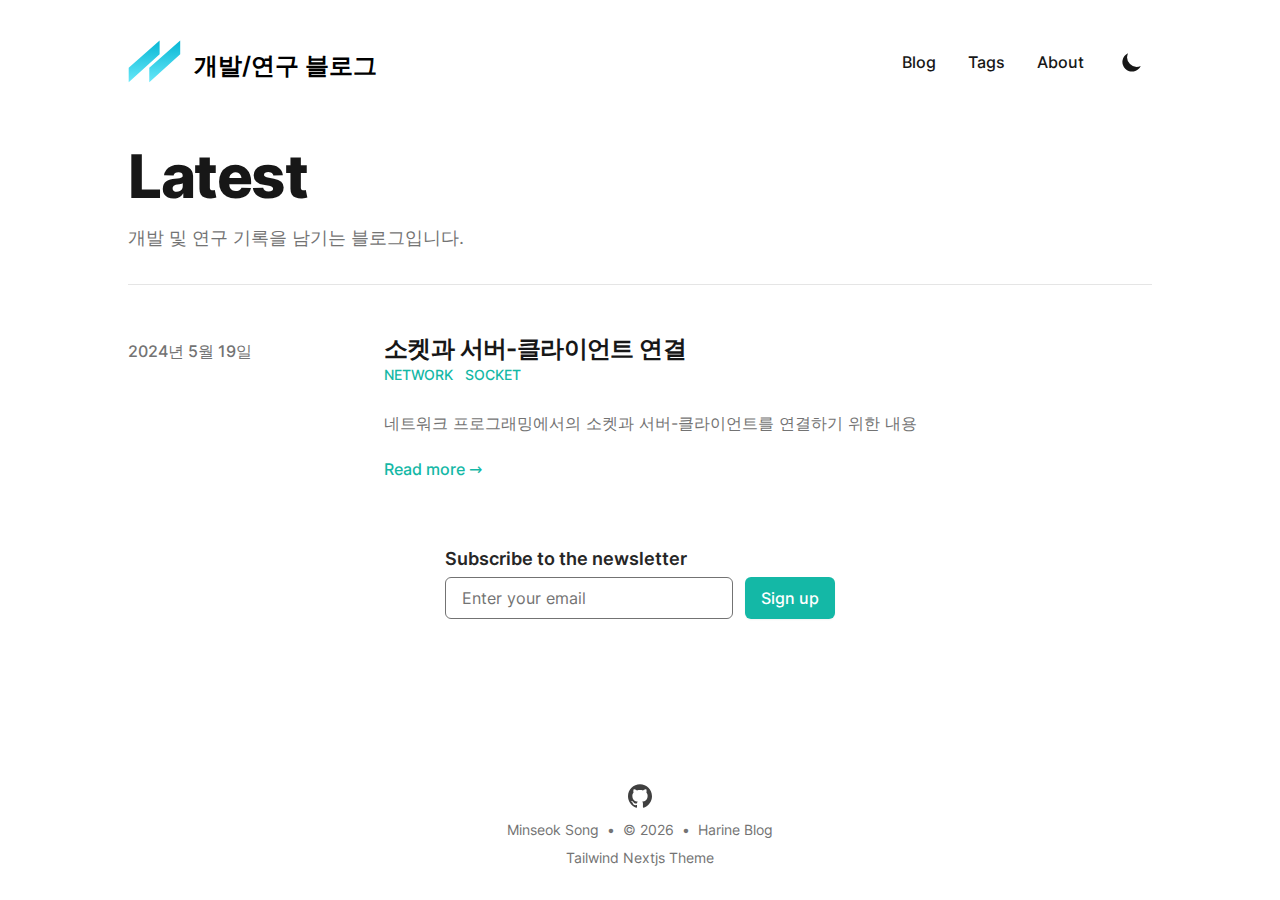
<file: index.html>
<!DOCTYPE html><html lang="en" class="scroll-smooth"><head><link rel="apple-touch-icon" sizes="76x76" href="/static/favicons/apple-touch-icon.png"/><link rel="icon" type="image/png" sizes="32x32" href="/static/favicons/favicon-32x32.png"/><link rel="icon" type="image/png" sizes="16x16" href="/static/favicons/favicon-16x16.png"/><link rel="manifest" href="/static/favicons/site.webmanifest"/><link rel="mask-icon" href="/static/favicons/safari-pinned-tab.svg" color="#5bbad5"/><meta name="msapplication-TileColor" content="#000000"/><meta name="theme-color" content="#000000"/><link rel="alternate" type="application/rss+xml" href="/feed.xml"/><meta charSet="utf-8"/><script>!function(){try {var d=document.documentElement.classList;d.remove('light','dark');var e=localStorage.getItem('theme');if("system"===e||(!e&&true)){var t="(prefers-color-scheme: dark)",m=window.matchMedia(t);m.media!==t||m.matches?d.add('dark'):d.add('light')}else if(e) d.add(e)}catch(e){}}()</script><meta content="width=device-width, initial-scale=1" name="viewport"/><title>Harine Blog</title><meta name="robots" content="follow, index"/><meta name="description" content="개발 및 연구 기록을 남기는 블로그입니다."/><meta property="og:url" content="https://MS-Harine.github.io/"/><meta property="og:type" content="website"/><meta property="og:site_name" content="Harine Blog"/><meta property="og:description" content="개발 및 연구 기록을 남기는 블로그입니다."/><meta property="og:title" content="Harine Blog"/><meta property="og:image" content="https://MS-Harine.github.io"/><meta name="twitter:card" content="summary_large_image"/><meta name="twitter:site" content=""/><meta name="twitter:title" content="Harine Blog"/><meta name="twitter:description" content="개발 및 연구 기록을 남기는 블로그입니다."/><meta name="twitter:image" content="https://MS-Harine.github.io"/><link rel="canonical" href="https://MS-Harine.github.io/"/><meta name="next-head-count" content="18"/><link rel="preload" href="/_next/static/css/e0d2e720fb88c963.css" as="style"/><link rel="stylesheet" href="/_next/static/css/e0d2e720fb88c963.css" data-n-g=""/><noscript data-n-css=""></noscript><script defer="" nomodule="" src="/_next/static/chunks/polyfills-5cd94c89d3acac5f.js"></script><script src="/_next/static/chunks/webpack-b67a97a3d8a4567e.js" defer=""></script><script src="/_next/static/chunks/main-1d0a440f578dc651.js" defer=""></script><script src="/_next/static/chunks/pages/_app-54d783c9424f6f6d.js" defer=""></script><script src="/_next/static/chunks/pages/index-49a9a29a1fc85cef.js" defer=""></script><script src="/_next/static/X1svkmAzoXyPJ4TDo0lmL/_buildManifest.js" defer=""></script><script src="/_next/static/X1svkmAzoXyPJ4TDo0lmL/_ssgManifest.js" defer=""></script><script src="/_next/static/X1svkmAzoXyPJ4TDo0lmL/_middlewareManifest.js" defer=""></script></head><body class="bg-white text-black antialiased dark:bg-gray-900 dark:text-white"><div id="__next" data-reactroot=""><div class="mx-auto max-w-3xl px-4 sm:px-6 xl:max-w-5xl xl:px-0"><div class="flex h-screen flex-col justify-between"><header class="flex items-center justify-between py-10"><div><a aria-label="개발/연구 블로그" href="/"><div class="flex items-center justify-between"><div class="mr-3"><svg xmlns="http://www.w3.org/2000/svg" xmlns:xlink="http://www.w3.org/1999/xlink" viewBox="344.564 330.278 111.737 91.218" width="53.87" height="43.61"><defs><linearGradient id="logo_svg__b" gradientUnits="userSpaceOnUse" x1="420.97" y1="331.28" x2="420.97" y2="418.5"><stop style="stop-color:#06b6d4;stop-opacity:1" offset="0%"></stop><stop style="stop-color:#67e8f9;stop-opacity:1" offset="100%"></stop></linearGradient><linearGradient id="logo_svg__d" gradientUnits="userSpaceOnUse" x1="377.89" y1="331.28" x2="377.89" y2="418.5"><stop style="stop-color:#06b6d4;stop-opacity:1" offset="0%"></stop><stop style="stop-color:#67e8f9;stop-opacity:1" offset="100%"></stop></linearGradient><path d="M453.3 331.28v28.57l-64.66 58.65v-30.08l64.66-57.14Z" id="logo_svg__a"></path><path d="M410.23 331.28v28.57l-64.67 58.65v-30.08l64.67-57.14Z" id="logo_svg__c"></path></defs><use xlink:href="#logo_svg__a" fill="url(#logo_svg__b)"></use><use xlink:href="#logo_svg__c" fill="url(#logo_svg__d)"></use></svg></div><div class="hidden h-6 text-2xl font-semibold sm:block">개발/연구 블로그</div></div></a></div><div class="flex items-center text-base leading-5"><div class="hidden sm:block"><a class="p-1 font-medium text-gray-900 dark:text-gray-100 sm:p-4" href="/blog">Blog</a><a class="p-1 font-medium text-gray-900 dark:text-gray-100 sm:p-4" href="/tags">Tags</a><a class="p-1 font-medium text-gray-900 dark:text-gray-100 sm:p-4" href="/about">About</a></div><button aria-label="Toggle Dark Mode" type="button" class="ml-1 mr-1 h-8 w-8 rounded p-1 sm:ml-4"><svg xmlns="http://www.w3.org/2000/svg" viewBox="0 0 20 20" fill="currentColor" class="text-gray-900 dark:text-gray-100"><path d="M17.293 13.293A8 8 0 016.707 2.707a8.001 8.001 0 1010.586 10.586z"></path></svg></button><div class="sm:hidden"><button type="button" class="ml-1 mr-1 h-8 w-8 rounded py-1" aria-label="Toggle Menu"><svg xmlns="http://www.w3.org/2000/svg" viewBox="0 0 20 20" fill="currentColor" class="text-gray-900 dark:text-gray-100"><path fill-rule="evenodd" d="M3 5a1 1 0 011-1h12a1 1 0 110 2H4a1 1 0 01-1-1zM3 10a1 1 0 011-1h12a1 1 0 110 2H4a1 1 0 01-1-1zM3 15a1 1 0 011-1h12a1 1 0 110 2H4a1 1 0 01-1-1z" clip-rule="evenodd"></path></svg></button><div class="fixed top-24 right-0 z-10 h-full w-full transform bg-gray-200 opacity-95 duration-300 ease-in-out dark:bg-gray-800 translate-x-full"><button type="button" aria-label="toggle modal" class="fixed h-full w-full cursor-auto focus:outline-none"></button><nav class="fixed mt-8 h-full"><div class="px-12 py-4"><a class="text-2xl font-bold tracking-widest text-gray-900 dark:text-gray-100" href="/blog">Blog</a></div><div class="px-12 py-4"><a class="text-2xl font-bold tracking-widest text-gray-900 dark:text-gray-100" href="/tags">Tags</a></div><div class="px-12 py-4"><a class="text-2xl font-bold tracking-widest text-gray-900 dark:text-gray-100" href="/about">About</a></div></nav></div></div></div></header><main class="mb-auto"><div class="divide-y divide-gray-200 dark:divide-gray-700"><div class="space-y-2 pt-6 pb-8 md:space-y-5"><h1 class="text-3xl font-extrabold leading-9 tracking-tight text-gray-900 dark:text-gray-100 sm:text-4xl sm:leading-10 md:text-6xl md:leading-14">Latest</h1><p class="text-lg leading-7 text-gray-500 dark:text-gray-400">개발 및 연구 기록을 남기는 블로그입니다.</p></div><ul class="divide-y divide-gray-200 dark:divide-gray-700"><li class="py-12"><article><div class="space-y-2 xl:grid xl:grid-cols-4 xl:items-baseline xl:space-y-0"><dl><dt class="sr-only">Published on</dt><dd class="text-base font-medium leading-6 text-gray-500 dark:text-gray-400"><time dateTime="2024-05-19T00:00:00.000Z">2024년 5월 19일</time></dd></dl><div class="space-y-5 xl:col-span-3"><div class="space-y-6"><div><h2 class="text-2xl font-bold leading-8 tracking-tight"><a class="text-gray-900 dark:text-gray-100" href="/blog/network/240519%20%EC%86%8C%EC%BC%93%EA%B3%BC%20%EC%84%9C%EB%B2%84-%ED%81%B4%EB%9D%BC%EC%9D%B4%EC%96%B8%ED%8A%B8%20%EC%97%B0%EA%B2%B0">소켓과 서버-클라이언트 연결</a></h2><div class="flex flex-wrap"><a class="mr-3 text-sm font-medium uppercase text-primary-500 hover:text-primary-600 dark:hover:text-primary-400" href="/tags/network">network</a><a class="mr-3 text-sm font-medium uppercase text-primary-500 hover:text-primary-600 dark:hover:text-primary-400" href="/tags/socket">socket</a></div></div><div class="prose max-w-none text-gray-500 dark:text-gray-400">네트워크 프로그래밍에서의 소켓과 서버-클라이언트를 연결하기 위한 내용</div></div><div class="text-base font-medium leading-6"><a class="text-primary-500 hover:text-primary-600 dark:hover:text-primary-400" aria-label="Read &quot;소켓과 서버-클라이언트 연결&quot;" href="/blog/network/240519%20%EC%86%8C%EC%BC%93%EA%B3%BC%20%EC%84%9C%EB%B2%84-%ED%81%B4%EB%9D%BC%EC%9D%B4%EC%96%B8%ED%8A%B8%20%EC%97%B0%EA%B2%B0">Read more →</a></div></div></div></article></li></ul></div><div class="flex items-center justify-center pt-4"><div><div class="pb-1 text-lg font-semibold text-gray-800 dark:text-gray-100">Subscribe to the newsletter</div><form class="flex flex-col sm:flex-row"><div><label class="sr-only" for="email-input">Email address</label><input type="email" autoComplete="email" class="w-72 rounded-md px-4 focus:border-transparent focus:outline-none focus:ring-2 focus:ring-primary-600 dark:bg-black" id="email-input" name="email" placeholder="Enter your email" required=""/></div><div class="mt-2 flex w-full rounded-md shadow-sm sm:mt-0 sm:ml-3"><button class="w-full rounded-md bg-primary-500 py-2 px-4 font-medium text-white sm:py-0 hover:bg-primary-700 dark:hover:bg-primary-400 focus:outline-none focus:ring-2 focus:ring-primary-600 focus:ring-offset-2 dark:ring-offset-black" type="submit">Sign up</button></div></form></div></div></main><footer><div class="mt-16 flex flex-col items-center"><div class="mb-3 flex space-x-4"><a class="text-sm text-gray-500 transition hover:text-gray-600" target="_blank" rel="noopener noreferrer" href="https://github.com/MS-Harine"><span class="sr-only">github</span><svg viewBox="0 0 24 24" xmlns="http://www.w3.org/2000/svg" class="fill-current text-gray-700 hover:text-blue-500 dark:text-gray-200 dark:hover:text-blue-400 h-6 w-6"><path d="M12 .297c-6.63 0-12 5.373-12 12 0 5.303 3.438 9.8 8.205 11.385.6.113.82-.258.82-.577 0-.285-.01-1.04-.015-2.04-3.338.724-4.042-1.61-4.042-1.61C4.422 18.07 3.633 17.7 3.633 17.7c-1.087-.744.084-.729.084-.729 1.205.084 1.838 1.236 1.838 1.236 1.07 1.835 2.809 1.305 3.495.998.108-.776.417-1.305.76-1.605-2.665-.3-5.466-1.332-5.466-5.93 0-1.31.465-2.38 1.235-3.22-.135-.303-.54-1.523.105-3.176 0 0 1.005-.322 3.3 1.23.96-.267 1.98-.399 3-.405 1.02.006 2.04.138 3 .405 2.28-1.552 3.285-1.23 3.285-1.23.645 1.653.24 2.873.12 3.176.765.84 1.23 1.91 1.23 3.22 0 4.61-2.805 5.625-5.475 5.92.42.36.81 1.096.81 2.22 0 1.606-.015 2.896-.015 3.286 0 .315.21.69.825.57C20.565 22.092 24 17.592 24 12.297c0-6.627-5.373-12-12-12"></path></svg></a></div><div class="mb-2 flex space-x-2 text-sm text-gray-500 dark:text-gray-400"><div>Minseok Song</div><div> • </div><div>© 2024</div><div> • </div><a href="/">Harine Blog</a></div><div class="mb-8 text-sm text-gray-500 dark:text-gray-400"><a target="_blank" rel="noopener noreferrer" href="https://github.com/timlrx/tailwind-nextjs-starter-blog">Tailwind Nextjs Theme</a></div></div></footer></div></div></div><script id="__NEXT_DATA__" type="application/json">{"props":{"pageProps":{"posts":[{"title":"소켓과 서버-클라이언트 연결","date":"2024-05-19T00:00:00.000Z","tags":["network","socket"],"draft":false,"summary":"네트워크 프로그래밍에서의 소켓과 서버-클라이언트를 연결하기 위한 내용","slug":"network/240519 소켓과 서버-클라이언트 연결"}]},"__N_SSG":true},"page":"/","query":{},"buildId":"X1svkmAzoXyPJ4TDo0lmL","isFallback":false,"gsp":true,"scriptLoader":[]}</script></body></html>
</file>
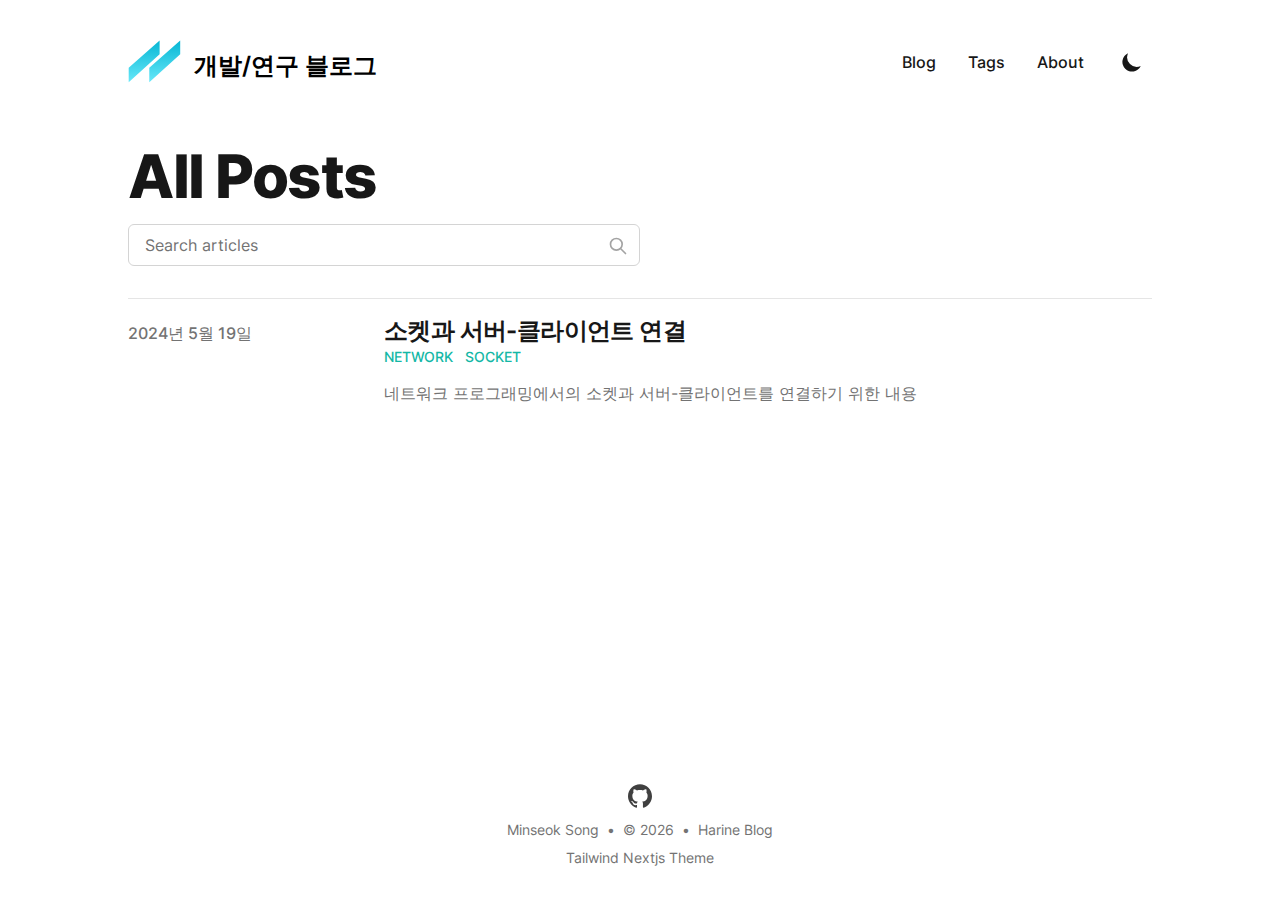
<file: blog.html>
<!DOCTYPE html><html lang="en" class="scroll-smooth"><head><link rel="apple-touch-icon" sizes="76x76" href="/static/favicons/apple-touch-icon.png"/><link rel="icon" type="image/png" sizes="32x32" href="/static/favicons/favicon-32x32.png"/><link rel="icon" type="image/png" sizes="16x16" href="/static/favicons/favicon-16x16.png"/><link rel="manifest" href="/static/favicons/site.webmanifest"/><link rel="mask-icon" href="/static/favicons/safari-pinned-tab.svg" color="#5bbad5"/><meta name="msapplication-TileColor" content="#000000"/><meta name="theme-color" content="#000000"/><link rel="alternate" type="application/rss+xml" href="/feed.xml"/><meta charSet="utf-8"/><script>!function(){try {var d=document.documentElement.classList;d.remove('light','dark');var e=localStorage.getItem('theme');if("system"===e||(!e&&true)){var t="(prefers-color-scheme: dark)",m=window.matchMedia(t);m.media!==t||m.matches?d.add('dark'):d.add('light')}else if(e) d.add(e)}catch(e){}}()</script><meta content="width=device-width, initial-scale=1" name="viewport"/><title>Blog - Minseok Song</title><meta name="robots" content="follow, index"/><meta name="description" content="개발 및 연구 기록을 남기는 블로그입니다."/><meta property="og:url" content="https://MS-Harine.github.io/blog"/><meta property="og:type" content="website"/><meta property="og:site_name" content="Harine Blog"/><meta property="og:description" content="개발 및 연구 기록을 남기는 블로그입니다."/><meta property="og:title" content="Blog - Minseok Song"/><meta property="og:image" content="https://MS-Harine.github.io"/><meta name="twitter:card" content="summary_large_image"/><meta name="twitter:site" content=""/><meta name="twitter:title" content="Blog - Minseok Song"/><meta name="twitter:description" content="개발 및 연구 기록을 남기는 블로그입니다."/><meta name="twitter:image" content="https://MS-Harine.github.io"/><link rel="canonical" href="https://MS-Harine.github.io/blog"/><meta name="next-head-count" content="18"/><link rel="preload" href="/_next/static/css/e0d2e720fb88c963.css" as="style"/><link rel="stylesheet" href="/_next/static/css/e0d2e720fb88c963.css" data-n-g=""/><noscript data-n-css=""></noscript><script defer="" nomodule="" src="/_next/static/chunks/polyfills-5cd94c89d3acac5f.js"></script><script src="/_next/static/chunks/webpack-b67a97a3d8a4567e.js" defer=""></script><script src="/_next/static/chunks/main-1d0a440f578dc651.js" defer=""></script><script src="/_next/static/chunks/pages/_app-54d783c9424f6f6d.js" defer=""></script><script src="/_next/static/chunks/pages/blog-132fdff4057d1912.js" defer=""></script><script src="/_next/static/X1svkmAzoXyPJ4TDo0lmL/_buildManifest.js" defer=""></script><script src="/_next/static/X1svkmAzoXyPJ4TDo0lmL/_ssgManifest.js" defer=""></script><script src="/_next/static/X1svkmAzoXyPJ4TDo0lmL/_middlewareManifest.js" defer=""></script></head><body class="bg-white text-black antialiased dark:bg-gray-900 dark:text-white"><div id="__next" data-reactroot=""><div class="mx-auto max-w-3xl px-4 sm:px-6 xl:max-w-5xl xl:px-0"><div class="flex h-screen flex-col justify-between"><header class="flex items-center justify-between py-10"><div><a aria-label="개발/연구 블로그" href="/"><div class="flex items-center justify-between"><div class="mr-3"><svg xmlns="http://www.w3.org/2000/svg" xmlns:xlink="http://www.w3.org/1999/xlink" viewBox="344.564 330.278 111.737 91.218" width="53.87" height="43.61"><defs><linearGradient id="logo_svg__b" gradientUnits="userSpaceOnUse" x1="420.97" y1="331.28" x2="420.97" y2="418.5"><stop style="stop-color:#06b6d4;stop-opacity:1" offset="0%"></stop><stop style="stop-color:#67e8f9;stop-opacity:1" offset="100%"></stop></linearGradient><linearGradient id="logo_svg__d" gradientUnits="userSpaceOnUse" x1="377.89" y1="331.28" x2="377.89" y2="418.5"><stop style="stop-color:#06b6d4;stop-opacity:1" offset="0%"></stop><stop style="stop-color:#67e8f9;stop-opacity:1" offset="100%"></stop></linearGradient><path d="M453.3 331.28v28.57l-64.66 58.65v-30.08l64.66-57.14Z" id="logo_svg__a"></path><path d="M410.23 331.28v28.57l-64.67 58.65v-30.08l64.67-57.14Z" id="logo_svg__c"></path></defs><use xlink:href="#logo_svg__a" fill="url(#logo_svg__b)"></use><use xlink:href="#logo_svg__c" fill="url(#logo_svg__d)"></use></svg></div><div class="hidden h-6 text-2xl font-semibold sm:block">개발/연구 블로그</div></div></a></div><div class="flex items-center text-base leading-5"><div class="hidden sm:block"><a class="p-1 font-medium text-gray-900 dark:text-gray-100 sm:p-4" href="/blog">Blog</a><a class="p-1 font-medium text-gray-900 dark:text-gray-100 sm:p-4" href="/tags">Tags</a><a class="p-1 font-medium text-gray-900 dark:text-gray-100 sm:p-4" href="/about">About</a></div><button aria-label="Toggle Dark Mode" type="button" class="ml-1 mr-1 h-8 w-8 rounded p-1 sm:ml-4"><svg xmlns="http://www.w3.org/2000/svg" viewBox="0 0 20 20" fill="currentColor" class="text-gray-900 dark:text-gray-100"><path d="M17.293 13.293A8 8 0 016.707 2.707a8.001 8.001 0 1010.586 10.586z"></path></svg></button><div class="sm:hidden"><button type="button" class="ml-1 mr-1 h-8 w-8 rounded py-1" aria-label="Toggle Menu"><svg xmlns="http://www.w3.org/2000/svg" viewBox="0 0 20 20" fill="currentColor" class="text-gray-900 dark:text-gray-100"><path fill-rule="evenodd" d="M3 5a1 1 0 011-1h12a1 1 0 110 2H4a1 1 0 01-1-1zM3 10a1 1 0 011-1h12a1 1 0 110 2H4a1 1 0 01-1-1zM3 15a1 1 0 011-1h12a1 1 0 110 2H4a1 1 0 01-1-1z" clip-rule="evenodd"></path></svg></button><div class="fixed top-24 right-0 z-10 h-full w-full transform bg-gray-200 opacity-95 duration-300 ease-in-out dark:bg-gray-800 translate-x-full"><button type="button" aria-label="toggle modal" class="fixed h-full w-full cursor-auto focus:outline-none"></button><nav class="fixed mt-8 h-full"><div class="px-12 py-4"><a class="text-2xl font-bold tracking-widest text-gray-900 dark:text-gray-100" href="/blog">Blog</a></div><div class="px-12 py-4"><a class="text-2xl font-bold tracking-widest text-gray-900 dark:text-gray-100" href="/tags">Tags</a></div><div class="px-12 py-4"><a class="text-2xl font-bold tracking-widest text-gray-900 dark:text-gray-100" href="/about">About</a></div></nav></div></div></div></header><main class="mb-auto"><div class="divide-y"><div class="space-y-2 pt-6 pb-8 md:space-y-5"><h1 class="text-3xl font-extrabold leading-9 tracking-tight text-gray-900 dark:text-gray-100 sm:text-4xl sm:leading-10 md:text-6xl md:leading-14">All Posts</h1><div class="relative max-w-lg"><input type="text" aria-label="Search articles" placeholder="Search articles" class="block w-full rounded-md border border-gray-300 bg-white px-4 py-2 text-gray-900 focus:border-primary-500 focus:ring-primary-500 dark:border-gray-900 dark:bg-gray-800 dark:text-gray-100"/><svg class="absolute right-3 top-3 h-5 w-5 text-gray-400 dark:text-gray-300" xmlns="http://www.w3.org/2000/svg" fill="none" viewBox="0 0 24 24" stroke="currentColor"><path stroke-linecap="round" stroke-linejoin="round" stroke-width="2" d="M21 21l-6-6m2-5a7 7 0 11-14 0 7 7 0 0114 0z"></path></svg></div></div><ul><li class="py-4"><article class="space-y-2 xl:grid xl:grid-cols-4 xl:items-baseline xl:space-y-0"><dl><dt class="sr-only">Published on</dt><dd class="text-base font-medium leading-6 text-gray-500 dark:text-gray-400"><time dateTime="2024-05-19T00:00:00.000Z">2024년 5월 19일</time></dd></dl><div class="space-y-3 xl:col-span-3"><div><h3 class="text-2xl font-bold leading-8 tracking-tight"><a class="text-gray-900 dark:text-gray-100" href="/blog/network/240519%20%EC%86%8C%EC%BC%93%EA%B3%BC%20%EC%84%9C%EB%B2%84-%ED%81%B4%EB%9D%BC%EC%9D%B4%EC%96%B8%ED%8A%B8%20%EC%97%B0%EA%B2%B0">소켓과 서버-클라이언트 연결</a></h3><div class="flex flex-wrap"><a class="mr-3 text-sm font-medium uppercase text-primary-500 hover:text-primary-600 dark:hover:text-primary-400" href="/tags/network">network</a><a class="mr-3 text-sm font-medium uppercase text-primary-500 hover:text-primary-600 dark:hover:text-primary-400" href="/tags/socket">socket</a></div></div><div class="prose max-w-none text-gray-500 dark:text-gray-400">네트워크 프로그래밍에서의 소켓과 서버-클라이언트를 연결하기 위한 내용</div></div></article></li></ul></div></main><footer><div class="mt-16 flex flex-col items-center"><div class="mb-3 flex space-x-4"><a class="text-sm text-gray-500 transition hover:text-gray-600" target="_blank" rel="noopener noreferrer" href="https://github.com/MS-Harine"><span class="sr-only">github</span><svg viewBox="0 0 24 24" xmlns="http://www.w3.org/2000/svg" class="fill-current text-gray-700 hover:text-blue-500 dark:text-gray-200 dark:hover:text-blue-400 h-6 w-6"><path d="M12 .297c-6.63 0-12 5.373-12 12 0 5.303 3.438 9.8 8.205 11.385.6.113.82-.258.82-.577 0-.285-.01-1.04-.015-2.04-3.338.724-4.042-1.61-4.042-1.61C4.422 18.07 3.633 17.7 3.633 17.7c-1.087-.744.084-.729.084-.729 1.205.084 1.838 1.236 1.838 1.236 1.07 1.835 2.809 1.305 3.495.998.108-.776.417-1.305.76-1.605-2.665-.3-5.466-1.332-5.466-5.93 0-1.31.465-2.38 1.235-3.22-.135-.303-.54-1.523.105-3.176 0 0 1.005-.322 3.3 1.23.96-.267 1.98-.399 3-.405 1.02.006 2.04.138 3 .405 2.28-1.552 3.285-1.23 3.285-1.23.645 1.653.24 2.873.12 3.176.765.84 1.23 1.91 1.23 3.22 0 4.61-2.805 5.625-5.475 5.92.42.36.81 1.096.81 2.22 0 1.606-.015 2.896-.015 3.286 0 .315.21.69.825.57C20.565 22.092 24 17.592 24 12.297c0-6.627-5.373-12-12-12"></path></svg></a></div><div class="mb-2 flex space-x-2 text-sm text-gray-500 dark:text-gray-400"><div>Minseok Song</div><div> • </div><div>© 2024</div><div> • </div><a href="/">Harine Blog</a></div><div class="mb-8 text-sm text-gray-500 dark:text-gray-400"><a target="_blank" rel="noopener noreferrer" href="https://github.com/timlrx/tailwind-nextjs-starter-blog">Tailwind Nextjs Theme</a></div></div></footer></div></div></div><script id="__NEXT_DATA__" type="application/json">{"props":{"pageProps":{"initialDisplayPosts":[{"title":"소켓과 서버-클라이언트 연결","date":"2024-05-19T00:00:00.000Z","tags":["network","socket"],"draft":false,"summary":"네트워크 프로그래밍에서의 소켓과 서버-클라이언트를 연결하기 위한 내용","slug":"network/240519 소켓과 서버-클라이언트 연결"}],"posts":[{"title":"소켓과 서버-클라이언트 연결","date":"2024-05-19T00:00:00.000Z","tags":["network","socket"],"draft":false,"summary":"네트워크 프로그래밍에서의 소켓과 서버-클라이언트를 연결하기 위한 내용","slug":"network/240519 소켓과 서버-클라이언트 연결"}],"pagination":{"currentPage":1,"totalPages":1}},"__N_SSG":true},"page":"/blog","query":{},"buildId":"X1svkmAzoXyPJ4TDo0lmL","isFallback":false,"gsp":true,"scriptLoader":[]}</script></body></html>
</file>
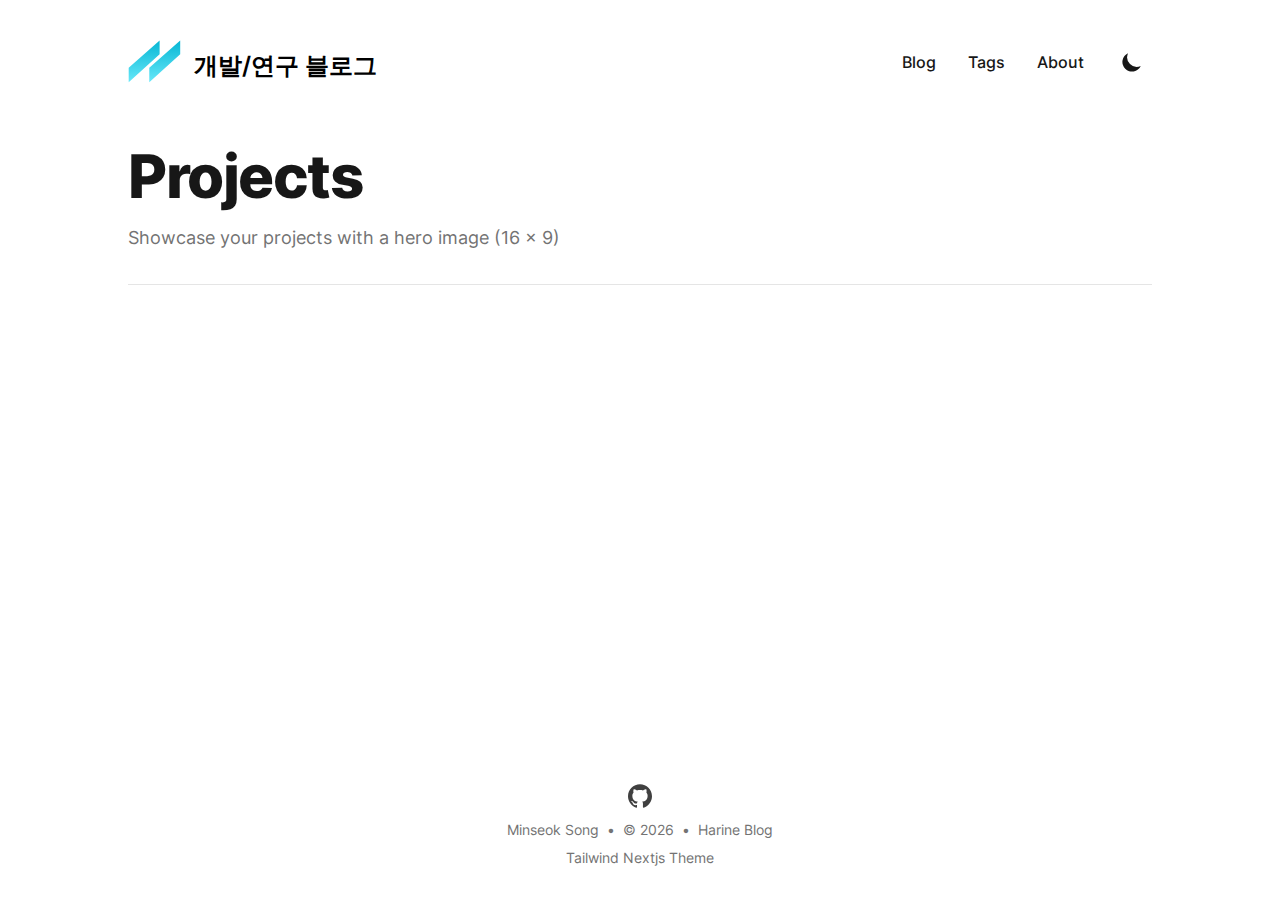
<file: projects.html>
<!DOCTYPE html><html lang="en" class="scroll-smooth"><head><link rel="apple-touch-icon" sizes="76x76" href="/static/favicons/apple-touch-icon.png"/><link rel="icon" type="image/png" sizes="32x32" href="/static/favicons/favicon-32x32.png"/><link rel="icon" type="image/png" sizes="16x16" href="/static/favicons/favicon-16x16.png"/><link rel="manifest" href="/static/favicons/site.webmanifest"/><link rel="mask-icon" href="/static/favicons/safari-pinned-tab.svg" color="#5bbad5"/><meta name="msapplication-TileColor" content="#000000"/><meta name="theme-color" content="#000000"/><link rel="alternate" type="application/rss+xml" href="/feed.xml"/><meta charSet="utf-8"/><script>!function(){try {var d=document.documentElement.classList;d.remove('light','dark');var e=localStorage.getItem('theme');if("system"===e||(!e&&true)){var t="(prefers-color-scheme: dark)",m=window.matchMedia(t);m.media!==t||m.matches?d.add('dark'):d.add('light')}else if(e) d.add(e)}catch(e){}}()</script><meta content="width=device-width, initial-scale=1" name="viewport"/><title>Projects - Minseok Song</title><meta name="robots" content="follow, index"/><meta name="description" content="개발 및 연구 기록을 남기는 블로그입니다."/><meta property="og:url" content="https://MS-Harine.github.io/projects"/><meta property="og:type" content="website"/><meta property="og:site_name" content="Harine Blog"/><meta property="og:description" content="개발 및 연구 기록을 남기는 블로그입니다."/><meta property="og:title" content="Projects - Minseok Song"/><meta property="og:image" content="https://MS-Harine.github.io"/><meta name="twitter:card" content="summary_large_image"/><meta name="twitter:site" content=""/><meta name="twitter:title" content="Projects - Minseok Song"/><meta name="twitter:description" content="개발 및 연구 기록을 남기는 블로그입니다."/><meta name="twitter:image" content="https://MS-Harine.github.io"/><link rel="canonical" href="https://MS-Harine.github.io/projects"/><meta name="next-head-count" content="18"/><link rel="preload" href="/_next/static/css/e0d2e720fb88c963.css" as="style"/><link rel="stylesheet" href="/_next/static/css/e0d2e720fb88c963.css" data-n-g=""/><noscript data-n-css=""></noscript><script defer="" nomodule="" src="/_next/static/chunks/polyfills-5cd94c89d3acac5f.js"></script><script src="/_next/static/chunks/webpack-b67a97a3d8a4567e.js" defer=""></script><script src="/_next/static/chunks/main-1d0a440f578dc651.js" defer=""></script><script src="/_next/static/chunks/pages/_app-54d783c9424f6f6d.js" defer=""></script><script src="/_next/static/chunks/pages/projects-4355c5fb95837405.js" defer=""></script><script src="/_next/static/X1svkmAzoXyPJ4TDo0lmL/_buildManifest.js" defer=""></script><script src="/_next/static/X1svkmAzoXyPJ4TDo0lmL/_ssgManifest.js" defer=""></script><script src="/_next/static/X1svkmAzoXyPJ4TDo0lmL/_middlewareManifest.js" defer=""></script></head><body class="bg-white text-black antialiased dark:bg-gray-900 dark:text-white"><div id="__next" data-reactroot=""><div class="mx-auto max-w-3xl px-4 sm:px-6 xl:max-w-5xl xl:px-0"><div class="flex h-screen flex-col justify-between"><header class="flex items-center justify-between py-10"><div><a aria-label="개발/연구 블로그" href="/"><div class="flex items-center justify-between"><div class="mr-3"><svg xmlns="http://www.w3.org/2000/svg" xmlns:xlink="http://www.w3.org/1999/xlink" viewBox="344.564 330.278 111.737 91.218" width="53.87" height="43.61"><defs><linearGradient id="logo_svg__b" gradientUnits="userSpaceOnUse" x1="420.97" y1="331.28" x2="420.97" y2="418.5"><stop style="stop-color:#06b6d4;stop-opacity:1" offset="0%"></stop><stop style="stop-color:#67e8f9;stop-opacity:1" offset="100%"></stop></linearGradient><linearGradient id="logo_svg__d" gradientUnits="userSpaceOnUse" x1="377.89" y1="331.28" x2="377.89" y2="418.5"><stop style="stop-color:#06b6d4;stop-opacity:1" offset="0%"></stop><stop style="stop-color:#67e8f9;stop-opacity:1" offset="100%"></stop></linearGradient><path d="M453.3 331.28v28.57l-64.66 58.65v-30.08l64.66-57.14Z" id="logo_svg__a"></path><path d="M410.23 331.28v28.57l-64.67 58.65v-30.08l64.67-57.14Z" id="logo_svg__c"></path></defs><use xlink:href="#logo_svg__a" fill="url(#logo_svg__b)"></use><use xlink:href="#logo_svg__c" fill="url(#logo_svg__d)"></use></svg></div><div class="hidden h-6 text-2xl font-semibold sm:block">개발/연구 블로그</div></div></a></div><div class="flex items-center text-base leading-5"><div class="hidden sm:block"><a class="p-1 font-medium text-gray-900 dark:text-gray-100 sm:p-4" href="/blog">Blog</a><a class="p-1 font-medium text-gray-900 dark:text-gray-100 sm:p-4" href="/tags">Tags</a><a class="p-1 font-medium text-gray-900 dark:text-gray-100 sm:p-4" href="/about">About</a></div><button aria-label="Toggle Dark Mode" type="button" class="ml-1 mr-1 h-8 w-8 rounded p-1 sm:ml-4"><svg xmlns="http://www.w3.org/2000/svg" viewBox="0 0 20 20" fill="currentColor" class="text-gray-900 dark:text-gray-100"><path d="M17.293 13.293A8 8 0 016.707 2.707a8.001 8.001 0 1010.586 10.586z"></path></svg></button><div class="sm:hidden"><button type="button" class="ml-1 mr-1 h-8 w-8 rounded py-1" aria-label="Toggle Menu"><svg xmlns="http://www.w3.org/2000/svg" viewBox="0 0 20 20" fill="currentColor" class="text-gray-900 dark:text-gray-100"><path fill-rule="evenodd" d="M3 5a1 1 0 011-1h12a1 1 0 110 2H4a1 1 0 01-1-1zM3 10a1 1 0 011-1h12a1 1 0 110 2H4a1 1 0 01-1-1zM3 15a1 1 0 011-1h12a1 1 0 110 2H4a1 1 0 01-1-1z" clip-rule="evenodd"></path></svg></button><div class="fixed top-24 right-0 z-10 h-full w-full transform bg-gray-200 opacity-95 duration-300 ease-in-out dark:bg-gray-800 translate-x-full"><button type="button" aria-label="toggle modal" class="fixed h-full w-full cursor-auto focus:outline-none"></button><nav class="fixed mt-8 h-full"><div class="px-12 py-4"><a class="text-2xl font-bold tracking-widest text-gray-900 dark:text-gray-100" href="/blog">Blog</a></div><div class="px-12 py-4"><a class="text-2xl font-bold tracking-widest text-gray-900 dark:text-gray-100" href="/tags">Tags</a></div><div class="px-12 py-4"><a class="text-2xl font-bold tracking-widest text-gray-900 dark:text-gray-100" href="/about">About</a></div></nav></div></div></div></header><main class="mb-auto"><div class="divide-y divide-gray-200 dark:divide-gray-700"><div class="space-y-2 pt-6 pb-8 md:space-y-5"><h1 class="text-3xl font-extrabold leading-9 tracking-tight text-gray-900 dark:text-gray-100 sm:text-4xl sm:leading-10 md:text-6xl md:leading-14">Projects</h1><p class="text-lg leading-7 text-gray-500 dark:text-gray-400">Showcase your projects with a hero image (16 x 9)</p></div><div class="container py-12"><div class="-m-4 flex flex-wrap"></div></div></div></main><footer><div class="mt-16 flex flex-col items-center"><div class="mb-3 flex space-x-4"><a class="text-sm text-gray-500 transition hover:text-gray-600" target="_blank" rel="noopener noreferrer" href="https://github.com/MS-Harine"><span class="sr-only">github</span><svg viewBox="0 0 24 24" xmlns="http://www.w3.org/2000/svg" class="fill-current text-gray-700 hover:text-blue-500 dark:text-gray-200 dark:hover:text-blue-400 h-6 w-6"><path d="M12 .297c-6.63 0-12 5.373-12 12 0 5.303 3.438 9.8 8.205 11.385.6.113.82-.258.82-.577 0-.285-.01-1.04-.015-2.04-3.338.724-4.042-1.61-4.042-1.61C4.422 18.07 3.633 17.7 3.633 17.7c-1.087-.744.084-.729.084-.729 1.205.084 1.838 1.236 1.838 1.236 1.07 1.835 2.809 1.305 3.495.998.108-.776.417-1.305.76-1.605-2.665-.3-5.466-1.332-5.466-5.93 0-1.31.465-2.38 1.235-3.22-.135-.303-.54-1.523.105-3.176 0 0 1.005-.322 3.3 1.23.96-.267 1.98-.399 3-.405 1.02.006 2.04.138 3 .405 2.28-1.552 3.285-1.23 3.285-1.23.645 1.653.24 2.873.12 3.176.765.84 1.23 1.91 1.23 3.22 0 4.61-2.805 5.625-5.475 5.92.42.36.81 1.096.81 2.22 0 1.606-.015 2.896-.015 3.286 0 .315.21.69.825.57C20.565 22.092 24 17.592 24 12.297c0-6.627-5.373-12-12-12"></path></svg></a></div><div class="mb-2 flex space-x-2 text-sm text-gray-500 dark:text-gray-400"><div>Minseok Song</div><div> • </div><div>© 2024</div><div> • </div><a href="/">Harine Blog</a></div><div class="mb-8 text-sm text-gray-500 dark:text-gray-400"><a target="_blank" rel="noopener noreferrer" href="https://github.com/timlrx/tailwind-nextjs-starter-blog">Tailwind Nextjs Theme</a></div></div></footer></div></div></div><script id="__NEXT_DATA__" type="application/json">{"props":{"pageProps":{}},"page":"/projects","query":{},"buildId":"X1svkmAzoXyPJ4TDo0lmL","nextExport":true,"autoExport":true,"isFallback":false,"scriptLoader":[]}</script></body></html>
</file>
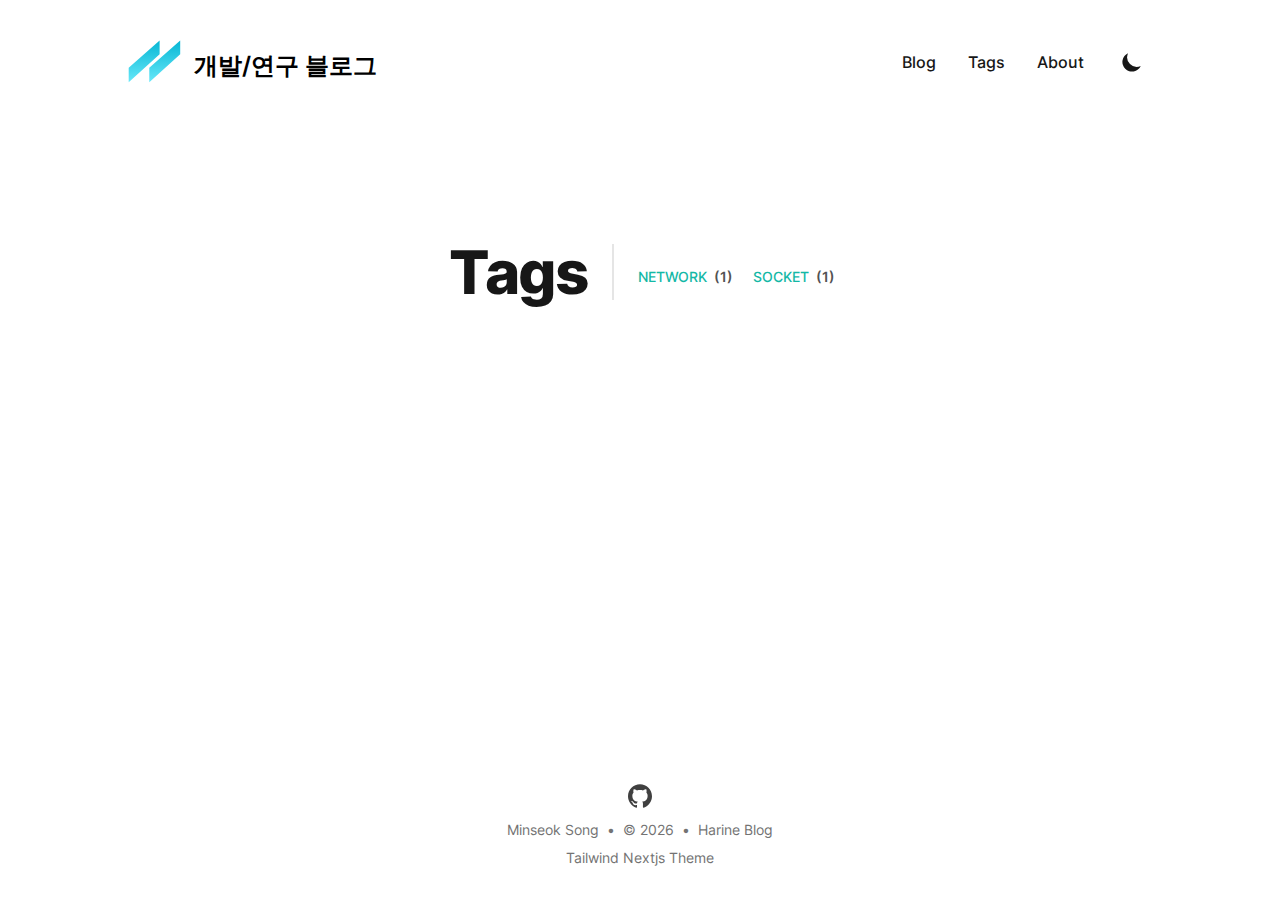
<file: tags.html>
<!DOCTYPE html><html lang="en" class="scroll-smooth"><head><link rel="apple-touch-icon" sizes="76x76" href="/static/favicons/apple-touch-icon.png"/><link rel="icon" type="image/png" sizes="32x32" href="/static/favicons/favicon-32x32.png"/><link rel="icon" type="image/png" sizes="16x16" href="/static/favicons/favicon-16x16.png"/><link rel="manifest" href="/static/favicons/site.webmanifest"/><link rel="mask-icon" href="/static/favicons/safari-pinned-tab.svg" color="#5bbad5"/><meta name="msapplication-TileColor" content="#000000"/><meta name="theme-color" content="#000000"/><link rel="alternate" type="application/rss+xml" href="/feed.xml"/><meta charSet="utf-8"/><script>!function(){try {var d=document.documentElement.classList;d.remove('light','dark');var e=localStorage.getItem('theme');if("system"===e||(!e&&true)){var t="(prefers-color-scheme: dark)",m=window.matchMedia(t);m.media!==t||m.matches?d.add('dark'):d.add('light')}else if(e) d.add(e)}catch(e){}}()</script><meta content="width=device-width, initial-scale=1" name="viewport"/><title>Tags - Minseok Song</title><meta name="robots" content="follow, index"/><meta name="description" content="Things I blog about"/><meta property="og:url" content="https://MS-Harine.github.io/tags"/><meta property="og:type" content="website"/><meta property="og:site_name" content="Harine Blog"/><meta property="og:description" content="Things I blog about"/><meta property="og:title" content="Tags - Minseok Song"/><meta property="og:image" content="https://MS-Harine.github.io"/><meta name="twitter:card" content="summary_large_image"/><meta name="twitter:site" content=""/><meta name="twitter:title" content="Tags - Minseok Song"/><meta name="twitter:description" content="Things I blog about"/><meta name="twitter:image" content="https://MS-Harine.github.io"/><link rel="canonical" href="https://MS-Harine.github.io/tags"/><meta name="next-head-count" content="18"/><link rel="preload" href="/_next/static/css/e0d2e720fb88c963.css" as="style"/><link rel="stylesheet" href="/_next/static/css/e0d2e720fb88c963.css" data-n-g=""/><noscript data-n-css=""></noscript><script defer="" nomodule="" src="/_next/static/chunks/polyfills-5cd94c89d3acac5f.js"></script><script src="/_next/static/chunks/webpack-b67a97a3d8a4567e.js" defer=""></script><script src="/_next/static/chunks/main-1d0a440f578dc651.js" defer=""></script><script src="/_next/static/chunks/pages/_app-54d783c9424f6f6d.js" defer=""></script><script src="/_next/static/chunks/pages/tags-57f7d8df3a5a3add.js" defer=""></script><script src="/_next/static/X1svkmAzoXyPJ4TDo0lmL/_buildManifest.js" defer=""></script><script src="/_next/static/X1svkmAzoXyPJ4TDo0lmL/_ssgManifest.js" defer=""></script><script src="/_next/static/X1svkmAzoXyPJ4TDo0lmL/_middlewareManifest.js" defer=""></script></head><body class="bg-white text-black antialiased dark:bg-gray-900 dark:text-white"><div id="__next" data-reactroot=""><div class="mx-auto max-w-3xl px-4 sm:px-6 xl:max-w-5xl xl:px-0"><div class="flex h-screen flex-col justify-between"><header class="flex items-center justify-between py-10"><div><a aria-label="개발/연구 블로그" href="/"><div class="flex items-center justify-between"><div class="mr-3"><svg xmlns="http://www.w3.org/2000/svg" xmlns:xlink="http://www.w3.org/1999/xlink" viewBox="344.564 330.278 111.737 91.218" width="53.87" height="43.61"><defs><linearGradient id="logo_svg__b" gradientUnits="userSpaceOnUse" x1="420.97" y1="331.28" x2="420.97" y2="418.5"><stop style="stop-color:#06b6d4;stop-opacity:1" offset="0%"></stop><stop style="stop-color:#67e8f9;stop-opacity:1" offset="100%"></stop></linearGradient><linearGradient id="logo_svg__d" gradientUnits="userSpaceOnUse" x1="377.89" y1="331.28" x2="377.89" y2="418.5"><stop style="stop-color:#06b6d4;stop-opacity:1" offset="0%"></stop><stop style="stop-color:#67e8f9;stop-opacity:1" offset="100%"></stop></linearGradient><path d="M453.3 331.28v28.57l-64.66 58.65v-30.08l64.66-57.14Z" id="logo_svg__a"></path><path d="M410.23 331.28v28.57l-64.67 58.65v-30.08l64.67-57.14Z" id="logo_svg__c"></path></defs><use xlink:href="#logo_svg__a" fill="url(#logo_svg__b)"></use><use xlink:href="#logo_svg__c" fill="url(#logo_svg__d)"></use></svg></div><div class="hidden h-6 text-2xl font-semibold sm:block">개발/연구 블로그</div></div></a></div><div class="flex items-center text-base leading-5"><div class="hidden sm:block"><a class="p-1 font-medium text-gray-900 dark:text-gray-100 sm:p-4" href="/blog">Blog</a><a class="p-1 font-medium text-gray-900 dark:text-gray-100 sm:p-4" href="/tags">Tags</a><a class="p-1 font-medium text-gray-900 dark:text-gray-100 sm:p-4" href="/about">About</a></div><button aria-label="Toggle Dark Mode" type="button" class="ml-1 mr-1 h-8 w-8 rounded p-1 sm:ml-4"><svg xmlns="http://www.w3.org/2000/svg" viewBox="0 0 20 20" fill="currentColor" class="text-gray-900 dark:text-gray-100"><path d="M17.293 13.293A8 8 0 016.707 2.707a8.001 8.001 0 1010.586 10.586z"></path></svg></button><div class="sm:hidden"><button type="button" class="ml-1 mr-1 h-8 w-8 rounded py-1" aria-label="Toggle Menu"><svg xmlns="http://www.w3.org/2000/svg" viewBox="0 0 20 20" fill="currentColor" class="text-gray-900 dark:text-gray-100"><path fill-rule="evenodd" d="M3 5a1 1 0 011-1h12a1 1 0 110 2H4a1 1 0 01-1-1zM3 10a1 1 0 011-1h12a1 1 0 110 2H4a1 1 0 01-1-1zM3 15a1 1 0 011-1h12a1 1 0 110 2H4a1 1 0 01-1-1z" clip-rule="evenodd"></path></svg></button><div class="fixed top-24 right-0 z-10 h-full w-full transform bg-gray-200 opacity-95 duration-300 ease-in-out dark:bg-gray-800 translate-x-full"><button type="button" aria-label="toggle modal" class="fixed h-full w-full cursor-auto focus:outline-none"></button><nav class="fixed mt-8 h-full"><div class="px-12 py-4"><a class="text-2xl font-bold tracking-widest text-gray-900 dark:text-gray-100" href="/blog">Blog</a></div><div class="px-12 py-4"><a class="text-2xl font-bold tracking-widest text-gray-900 dark:text-gray-100" href="/tags">Tags</a></div><div class="px-12 py-4"><a class="text-2xl font-bold tracking-widest text-gray-900 dark:text-gray-100" href="/about">About</a></div></nav></div></div></div></header><main class="mb-auto"><div class="flex flex-col items-start justify-start divide-y divide-gray-200 dark:divide-gray-700 md:mt-24 md:flex-row md:items-center md:justify-center md:space-x-6 md:divide-y-0"><div class="space-x-2 pt-6 pb-8 md:space-y-5"><h1 class="text-3xl font-extrabold leading-9 tracking-tight text-gray-900 dark:text-gray-100 sm:text-4xl sm:leading-10 md:border-r-2 md:px-6 md:text-6xl md:leading-14">Tags</h1></div><div class="flex max-w-lg flex-wrap"><div class="mt-2 mb-2 mr-5"><a class="mr-3 text-sm font-medium uppercase text-primary-500 hover:text-primary-600 dark:hover:text-primary-400" href="/tags/network">network</a><a class="-ml-2 text-sm font-semibold uppercase text-gray-600 dark:text-gray-300" href="/tags/network"> (1)</a></div><div class="mt-2 mb-2 mr-5"><a class="mr-3 text-sm font-medium uppercase text-primary-500 hover:text-primary-600 dark:hover:text-primary-400" href="/tags/socket">socket</a><a class="-ml-2 text-sm font-semibold uppercase text-gray-600 dark:text-gray-300" href="/tags/socket"> (1)</a></div></div></div></main><footer><div class="mt-16 flex flex-col items-center"><div class="mb-3 flex space-x-4"><a class="text-sm text-gray-500 transition hover:text-gray-600" target="_blank" rel="noopener noreferrer" href="https://github.com/MS-Harine"><span class="sr-only">github</span><svg viewBox="0 0 24 24" xmlns="http://www.w3.org/2000/svg" class="fill-current text-gray-700 hover:text-blue-500 dark:text-gray-200 dark:hover:text-blue-400 h-6 w-6"><path d="M12 .297c-6.63 0-12 5.373-12 12 0 5.303 3.438 9.8 8.205 11.385.6.113.82-.258.82-.577 0-.285-.01-1.04-.015-2.04-3.338.724-4.042-1.61-4.042-1.61C4.422 18.07 3.633 17.7 3.633 17.7c-1.087-.744.084-.729.084-.729 1.205.084 1.838 1.236 1.838 1.236 1.07 1.835 2.809 1.305 3.495.998.108-.776.417-1.305.76-1.605-2.665-.3-5.466-1.332-5.466-5.93 0-1.31.465-2.38 1.235-3.22-.135-.303-.54-1.523.105-3.176 0 0 1.005-.322 3.3 1.23.96-.267 1.98-.399 3-.405 1.02.006 2.04.138 3 .405 2.28-1.552 3.285-1.23 3.285-1.23.645 1.653.24 2.873.12 3.176.765.84 1.23 1.91 1.23 3.22 0 4.61-2.805 5.625-5.475 5.92.42.36.81 1.096.81 2.22 0 1.606-.015 2.896-.015 3.286 0 .315.21.69.825.57C20.565 22.092 24 17.592 24 12.297c0-6.627-5.373-12-12-12"></path></svg></a></div><div class="mb-2 flex space-x-2 text-sm text-gray-500 dark:text-gray-400"><div>Minseok Song</div><div> • </div><div>© 2024</div><div> • </div><a href="/">Harine Blog</a></div><div class="mb-8 text-sm text-gray-500 dark:text-gray-400"><a target="_blank" rel="noopener noreferrer" href="https://github.com/timlrx/tailwind-nextjs-starter-blog">Tailwind Nextjs Theme</a></div></div></footer></div></div></div><script id="__NEXT_DATA__" type="application/json">{"props":{"pageProps":{"tags":{"network":1,"socket":1}},"__N_SSG":true},"page":"/tags","query":{},"buildId":"X1svkmAzoXyPJ4TDo0lmL","isFallback":false,"gsp":true,"scriptLoader":[]}</script></body></html>
</file>
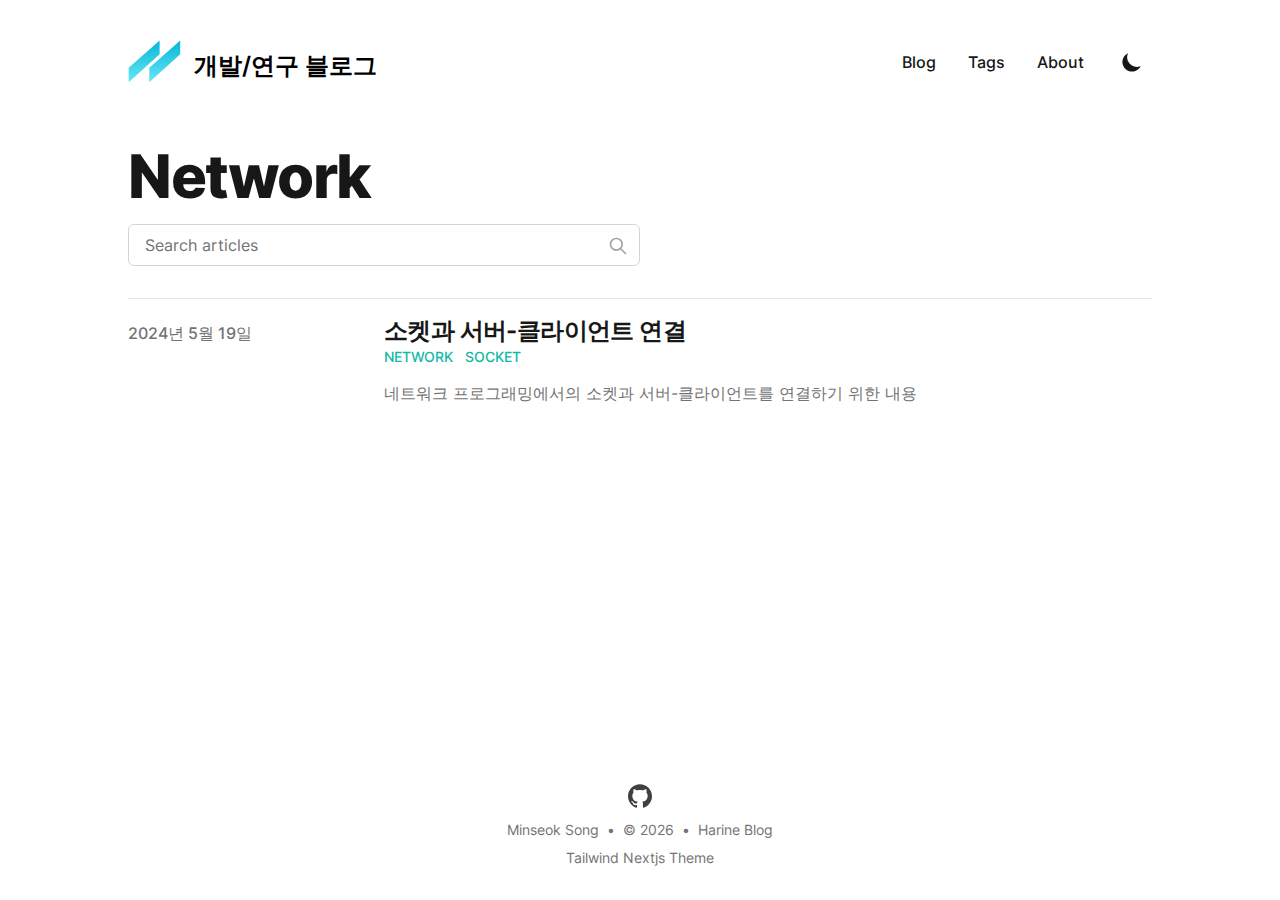
<file: tags/network.html>
<!DOCTYPE html><html lang="en" class="scroll-smooth"><head><link rel="apple-touch-icon" sizes="76x76" href="/static/favicons/apple-touch-icon.png"/><link rel="icon" type="image/png" sizes="32x32" href="/static/favicons/favicon-32x32.png"/><link rel="icon" type="image/png" sizes="16x16" href="/static/favicons/favicon-16x16.png"/><link rel="manifest" href="/static/favicons/site.webmanifest"/><link rel="mask-icon" href="/static/favicons/safari-pinned-tab.svg" color="#5bbad5"/><meta name="msapplication-TileColor" content="#000000"/><meta name="theme-color" content="#000000"/><link rel="alternate" type="application/rss+xml" href="/feed.xml"/><meta charSet="utf-8"/><script>!function(){try {var d=document.documentElement.classList;d.remove('light','dark');var e=localStorage.getItem('theme');if("system"===e||(!e&&true)){var t="(prefers-color-scheme: dark)",m=window.matchMedia(t);m.media!==t||m.matches?d.add('dark'):d.add('light')}else if(e) d.add(e)}catch(e){}}()</script><meta content="width=device-width, initial-scale=1" name="viewport"/><title>network - Harine Blog</title><meta name="robots" content="follow, index"/><meta name="description" content="network tags - Minseok Song"/><meta property="og:url" content="https://MS-Harine.github.io/tags/network"/><meta property="og:type" content="website"/><meta property="og:site_name" content="Harine Blog"/><meta property="og:description" content="network tags - Minseok Song"/><meta property="og:title" content="network - Harine Blog"/><meta property="og:image" content="https://MS-Harine.github.io"/><meta name="twitter:card" content="summary_large_image"/><meta name="twitter:site" content=""/><meta name="twitter:title" content="network - Harine Blog"/><meta name="twitter:description" content="network tags - Minseok Song"/><meta name="twitter:image" content="https://MS-Harine.github.io"/><link rel="canonical" href="https://MS-Harine.github.io/tags/network"/><link rel="alternate" type="application/rss+xml" title="network tags - Minseok Song - RSS feed" href="https://MS-Harine.github.io/tags/network/feed.xml"/><meta name="next-head-count" content="19"/><link rel="preload" href="/_next/static/css/e0d2e720fb88c963.css" as="style"/><link rel="stylesheet" href="/_next/static/css/e0d2e720fb88c963.css" data-n-g=""/><noscript data-n-css=""></noscript><script defer="" nomodule="" src="/_next/static/chunks/polyfills-5cd94c89d3acac5f.js"></script><script src="/_next/static/chunks/webpack-b67a97a3d8a4567e.js" defer=""></script><script src="/_next/static/chunks/main-1d0a440f578dc651.js" defer=""></script><script src="/_next/static/chunks/pages/_app-54d783c9424f6f6d.js" defer=""></script><script src="/_next/static/chunks/pages/tags/%5Btag%5D-7542da3c72c28e2a.js" defer=""></script><script src="/_next/static/X1svkmAzoXyPJ4TDo0lmL/_buildManifest.js" defer=""></script><script src="/_next/static/X1svkmAzoXyPJ4TDo0lmL/_ssgManifest.js" defer=""></script><script src="/_next/static/X1svkmAzoXyPJ4TDo0lmL/_middlewareManifest.js" defer=""></script></head><body class="bg-white text-black antialiased dark:bg-gray-900 dark:text-white"><div id="__next" data-reactroot=""><div class="mx-auto max-w-3xl px-4 sm:px-6 xl:max-w-5xl xl:px-0"><div class="flex h-screen flex-col justify-between"><header class="flex items-center justify-between py-10"><div><a aria-label="개발/연구 블로그" href="/"><div class="flex items-center justify-between"><div class="mr-3"><svg xmlns="http://www.w3.org/2000/svg" xmlns:xlink="http://www.w3.org/1999/xlink" viewBox="344.564 330.278 111.737 91.218" width="53.87" height="43.61"><defs><linearGradient id="logo_svg__b" gradientUnits="userSpaceOnUse" x1="420.97" y1="331.28" x2="420.97" y2="418.5"><stop style="stop-color:#06b6d4;stop-opacity:1" offset="0%"></stop><stop style="stop-color:#67e8f9;stop-opacity:1" offset="100%"></stop></linearGradient><linearGradient id="logo_svg__d" gradientUnits="userSpaceOnUse" x1="377.89" y1="331.28" x2="377.89" y2="418.5"><stop style="stop-color:#06b6d4;stop-opacity:1" offset="0%"></stop><stop style="stop-color:#67e8f9;stop-opacity:1" offset="100%"></stop></linearGradient><path d="M453.3 331.28v28.57l-64.66 58.65v-30.08l64.66-57.14Z" id="logo_svg__a"></path><path d="M410.23 331.28v28.57l-64.67 58.65v-30.08l64.67-57.14Z" id="logo_svg__c"></path></defs><use xlink:href="#logo_svg__a" fill="url(#logo_svg__b)"></use><use xlink:href="#logo_svg__c" fill="url(#logo_svg__d)"></use></svg></div><div class="hidden h-6 text-2xl font-semibold sm:block">개발/연구 블로그</div></div></a></div><div class="flex items-center text-base leading-5"><div class="hidden sm:block"><a class="p-1 font-medium text-gray-900 dark:text-gray-100 sm:p-4" href="/blog">Blog</a><a class="p-1 font-medium text-gray-900 dark:text-gray-100 sm:p-4" href="/tags">Tags</a><a class="p-1 font-medium text-gray-900 dark:text-gray-100 sm:p-4" href="/about">About</a></div><button aria-label="Toggle Dark Mode" type="button" class="ml-1 mr-1 h-8 w-8 rounded p-1 sm:ml-4"><svg xmlns="http://www.w3.org/2000/svg" viewBox="0 0 20 20" fill="currentColor" class="text-gray-900 dark:text-gray-100"><path d="M17.293 13.293A8 8 0 016.707 2.707a8.001 8.001 0 1010.586 10.586z"></path></svg></button><div class="sm:hidden"><button type="button" class="ml-1 mr-1 h-8 w-8 rounded py-1" aria-label="Toggle Menu"><svg xmlns="http://www.w3.org/2000/svg" viewBox="0 0 20 20" fill="currentColor" class="text-gray-900 dark:text-gray-100"><path fill-rule="evenodd" d="M3 5a1 1 0 011-1h12a1 1 0 110 2H4a1 1 0 01-1-1zM3 10a1 1 0 011-1h12a1 1 0 110 2H4a1 1 0 01-1-1zM3 15a1 1 0 011-1h12a1 1 0 110 2H4a1 1 0 01-1-1z" clip-rule="evenodd"></path></svg></button><div class="fixed top-24 right-0 z-10 h-full w-full transform bg-gray-200 opacity-95 duration-300 ease-in-out dark:bg-gray-800 translate-x-full"><button type="button" aria-label="toggle modal" class="fixed h-full w-full cursor-auto focus:outline-none"></button><nav class="fixed mt-8 h-full"><div class="px-12 py-4"><a class="text-2xl font-bold tracking-widest text-gray-900 dark:text-gray-100" href="/blog">Blog</a></div><div class="px-12 py-4"><a class="text-2xl font-bold tracking-widest text-gray-900 dark:text-gray-100" href="/tags">Tags</a></div><div class="px-12 py-4"><a class="text-2xl font-bold tracking-widest text-gray-900 dark:text-gray-100" href="/about">About</a></div></nav></div></div></div></header><main class="mb-auto"><div class="divide-y"><div class="space-y-2 pt-6 pb-8 md:space-y-5"><h1 class="text-3xl font-extrabold leading-9 tracking-tight text-gray-900 dark:text-gray-100 sm:text-4xl sm:leading-10 md:text-6xl md:leading-14">Network</h1><div class="relative max-w-lg"><input type="text" aria-label="Search articles" placeholder="Search articles" class="block w-full rounded-md border border-gray-300 bg-white px-4 py-2 text-gray-900 focus:border-primary-500 focus:ring-primary-500 dark:border-gray-900 dark:bg-gray-800 dark:text-gray-100"/><svg class="absolute right-3 top-3 h-5 w-5 text-gray-400 dark:text-gray-300" xmlns="http://www.w3.org/2000/svg" fill="none" viewBox="0 0 24 24" stroke="currentColor"><path stroke-linecap="round" stroke-linejoin="round" stroke-width="2" d="M21 21l-6-6m2-5a7 7 0 11-14 0 7 7 0 0114 0z"></path></svg></div></div><ul><li class="py-4"><article class="space-y-2 xl:grid xl:grid-cols-4 xl:items-baseline xl:space-y-0"><dl><dt class="sr-only">Published on</dt><dd class="text-base font-medium leading-6 text-gray-500 dark:text-gray-400"><time dateTime="2024-05-19T00:00:00.000Z">2024년 5월 19일</time></dd></dl><div class="space-y-3 xl:col-span-3"><div><h3 class="text-2xl font-bold leading-8 tracking-tight"><a class="text-gray-900 dark:text-gray-100" href="/blog/network/240519%20%EC%86%8C%EC%BC%93%EA%B3%BC%20%EC%84%9C%EB%B2%84-%ED%81%B4%EB%9D%BC%EC%9D%B4%EC%96%B8%ED%8A%B8%20%EC%97%B0%EA%B2%B0">소켓과 서버-클라이언트 연결</a></h3><div class="flex flex-wrap"><a class="mr-3 text-sm font-medium uppercase text-primary-500 hover:text-primary-600 dark:hover:text-primary-400" href="/tags/network">network</a><a class="mr-3 text-sm font-medium uppercase text-primary-500 hover:text-primary-600 dark:hover:text-primary-400" href="/tags/socket">socket</a></div></div><div class="prose max-w-none text-gray-500 dark:text-gray-400">네트워크 프로그래밍에서의 소켓과 서버-클라이언트를 연결하기 위한 내용</div></div></article></li></ul></div></main><footer><div class="mt-16 flex flex-col items-center"><div class="mb-3 flex space-x-4"><a class="text-sm text-gray-500 transition hover:text-gray-600" target="_blank" rel="noopener noreferrer" href="https://github.com/MS-Harine"><span class="sr-only">github</span><svg viewBox="0 0 24 24" xmlns="http://www.w3.org/2000/svg" class="fill-current text-gray-700 hover:text-blue-500 dark:text-gray-200 dark:hover:text-blue-400 h-6 w-6"><path d="M12 .297c-6.63 0-12 5.373-12 12 0 5.303 3.438 9.8 8.205 11.385.6.113.82-.258.82-.577 0-.285-.01-1.04-.015-2.04-3.338.724-4.042-1.61-4.042-1.61C4.422 18.07 3.633 17.7 3.633 17.7c-1.087-.744.084-.729.084-.729 1.205.084 1.838 1.236 1.838 1.236 1.07 1.835 2.809 1.305 3.495.998.108-.776.417-1.305.76-1.605-2.665-.3-5.466-1.332-5.466-5.93 0-1.31.465-2.38 1.235-3.22-.135-.303-.54-1.523.105-3.176 0 0 1.005-.322 3.3 1.23.96-.267 1.98-.399 3-.405 1.02.006 2.04.138 3 .405 2.28-1.552 3.285-1.23 3.285-1.23.645 1.653.24 2.873.12 3.176.765.84 1.23 1.91 1.23 3.22 0 4.61-2.805 5.625-5.475 5.92.42.36.81 1.096.81 2.22 0 1.606-.015 2.896-.015 3.286 0 .315.21.69.825.57C20.565 22.092 24 17.592 24 12.297c0-6.627-5.373-12-12-12"></path></svg></a></div><div class="mb-2 flex space-x-2 text-sm text-gray-500 dark:text-gray-400"><div>Minseok Song</div><div> • </div><div>© 2024</div><div> • </div><a href="/">Harine Blog</a></div><div class="mb-8 text-sm text-gray-500 dark:text-gray-400"><a target="_blank" rel="noopener noreferrer" href="https://github.com/timlrx/tailwind-nextjs-starter-blog">Tailwind Nextjs Theme</a></div></div></footer></div></div></div><script id="__NEXT_DATA__" type="application/json">{"props":{"pageProps":{"posts":[{"title":"소켓과 서버-클라이언트 연결","date":"2024-05-19T00:00:00.000Z","tags":["network","socket"],"draft":false,"summary":"네트워크 프로그래밍에서의 소켓과 서버-클라이언트를 연결하기 위한 내용","slug":"network/240519 소켓과 서버-클라이언트 연결"}],"tag":"network"},"__N_SSG":true},"page":"/tags/[tag]","query":{"tag":"network"},"buildId":"X1svkmAzoXyPJ4TDo0lmL","isFallback":false,"gsp":true,"scriptLoader":[]}</script></body></html>
</file>
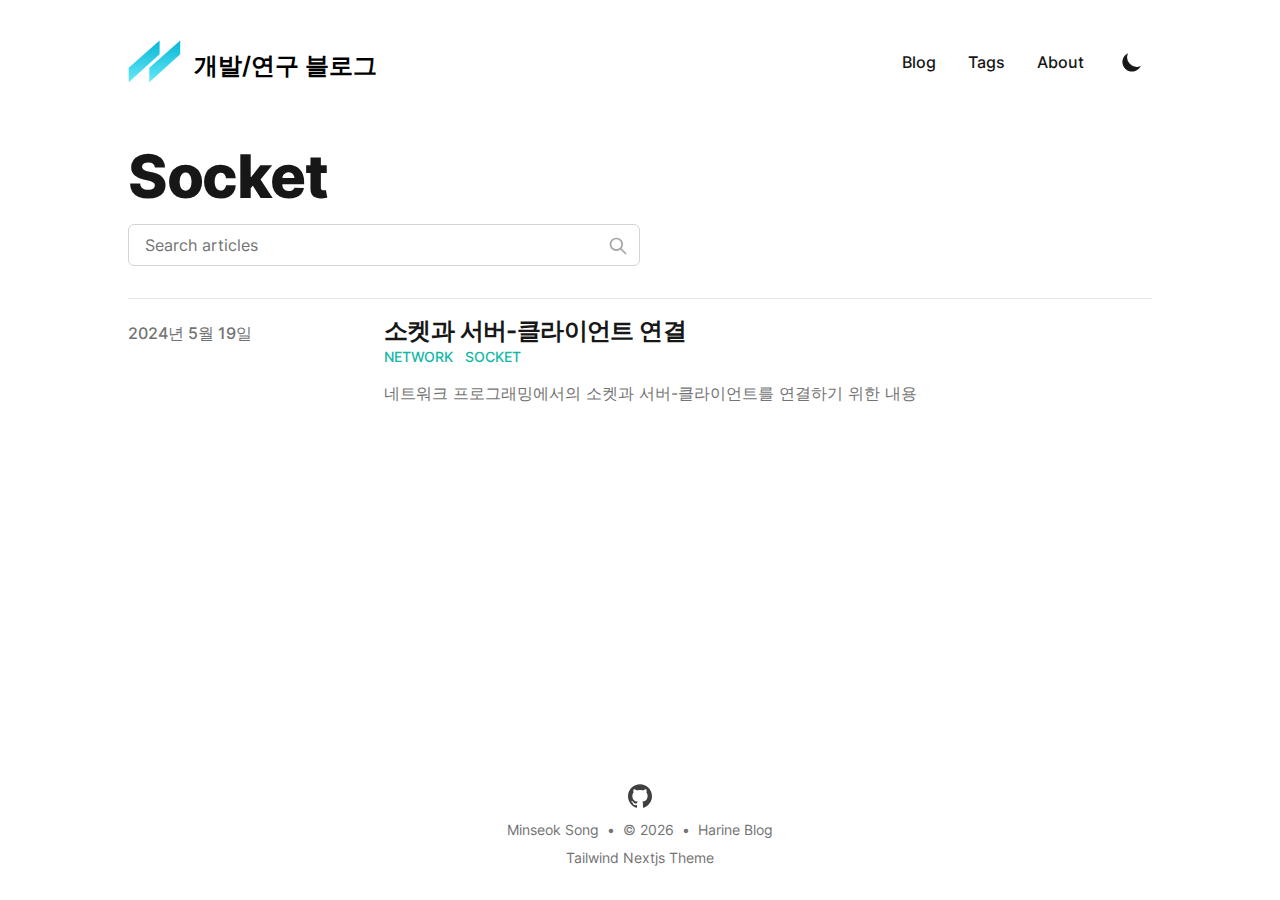
<file: tags/socket.html>
<!DOCTYPE html><html lang="en" class="scroll-smooth"><head><link rel="apple-touch-icon" sizes="76x76" href="/static/favicons/apple-touch-icon.png"/><link rel="icon" type="image/png" sizes="32x32" href="/static/favicons/favicon-32x32.png"/><link rel="icon" type="image/png" sizes="16x16" href="/static/favicons/favicon-16x16.png"/><link rel="manifest" href="/static/favicons/site.webmanifest"/><link rel="mask-icon" href="/static/favicons/safari-pinned-tab.svg" color="#5bbad5"/><meta name="msapplication-TileColor" content="#000000"/><meta name="theme-color" content="#000000"/><link rel="alternate" type="application/rss+xml" href="/feed.xml"/><meta charSet="utf-8"/><script>!function(){try {var d=document.documentElement.classList;d.remove('light','dark');var e=localStorage.getItem('theme');if("system"===e||(!e&&true)){var t="(prefers-color-scheme: dark)",m=window.matchMedia(t);m.media!==t||m.matches?d.add('dark'):d.add('light')}else if(e) d.add(e)}catch(e){}}()</script><meta content="width=device-width, initial-scale=1" name="viewport"/><title>socket - Harine Blog</title><meta name="robots" content="follow, index"/><meta name="description" content="socket tags - Minseok Song"/><meta property="og:url" content="https://MS-Harine.github.io/tags/socket"/><meta property="og:type" content="website"/><meta property="og:site_name" content="Harine Blog"/><meta property="og:description" content="socket tags - Minseok Song"/><meta property="og:title" content="socket - Harine Blog"/><meta property="og:image" content="https://MS-Harine.github.io"/><meta name="twitter:card" content="summary_large_image"/><meta name="twitter:site" content=""/><meta name="twitter:title" content="socket - Harine Blog"/><meta name="twitter:description" content="socket tags - Minseok Song"/><meta name="twitter:image" content="https://MS-Harine.github.io"/><link rel="canonical" href="https://MS-Harine.github.io/tags/socket"/><link rel="alternate" type="application/rss+xml" title="socket tags - Minseok Song - RSS feed" href="https://MS-Harine.github.io/tags/socket/feed.xml"/><meta name="next-head-count" content="19"/><link rel="preload" href="/_next/static/css/e0d2e720fb88c963.css" as="style"/><link rel="stylesheet" href="/_next/static/css/e0d2e720fb88c963.css" data-n-g=""/><noscript data-n-css=""></noscript><script defer="" nomodule="" src="/_next/static/chunks/polyfills-5cd94c89d3acac5f.js"></script><script src="/_next/static/chunks/webpack-b67a97a3d8a4567e.js" defer=""></script><script src="/_next/static/chunks/main-1d0a440f578dc651.js" defer=""></script><script src="/_next/static/chunks/pages/_app-54d783c9424f6f6d.js" defer=""></script><script src="/_next/static/chunks/pages/tags/%5Btag%5D-7542da3c72c28e2a.js" defer=""></script><script src="/_next/static/X1svkmAzoXyPJ4TDo0lmL/_buildManifest.js" defer=""></script><script src="/_next/static/X1svkmAzoXyPJ4TDo0lmL/_ssgManifest.js" defer=""></script><script src="/_next/static/X1svkmAzoXyPJ4TDo0lmL/_middlewareManifest.js" defer=""></script></head><body class="bg-white text-black antialiased dark:bg-gray-900 dark:text-white"><div id="__next" data-reactroot=""><div class="mx-auto max-w-3xl px-4 sm:px-6 xl:max-w-5xl xl:px-0"><div class="flex h-screen flex-col justify-between"><header class="flex items-center justify-between py-10"><div><a aria-label="개발/연구 블로그" href="/"><div class="flex items-center justify-between"><div class="mr-3"><svg xmlns="http://www.w3.org/2000/svg" xmlns:xlink="http://www.w3.org/1999/xlink" viewBox="344.564 330.278 111.737 91.218" width="53.87" height="43.61"><defs><linearGradient id="logo_svg__b" gradientUnits="userSpaceOnUse" x1="420.97" y1="331.28" x2="420.97" y2="418.5"><stop style="stop-color:#06b6d4;stop-opacity:1" offset="0%"></stop><stop style="stop-color:#67e8f9;stop-opacity:1" offset="100%"></stop></linearGradient><linearGradient id="logo_svg__d" gradientUnits="userSpaceOnUse" x1="377.89" y1="331.28" x2="377.89" y2="418.5"><stop style="stop-color:#06b6d4;stop-opacity:1" offset="0%"></stop><stop style="stop-color:#67e8f9;stop-opacity:1" offset="100%"></stop></linearGradient><path d="M453.3 331.28v28.57l-64.66 58.65v-30.08l64.66-57.14Z" id="logo_svg__a"></path><path d="M410.23 331.28v28.57l-64.67 58.65v-30.08l64.67-57.14Z" id="logo_svg__c"></path></defs><use xlink:href="#logo_svg__a" fill="url(#logo_svg__b)"></use><use xlink:href="#logo_svg__c" fill="url(#logo_svg__d)"></use></svg></div><div class="hidden h-6 text-2xl font-semibold sm:block">개발/연구 블로그</div></div></a></div><div class="flex items-center text-base leading-5"><div class="hidden sm:block"><a class="p-1 font-medium text-gray-900 dark:text-gray-100 sm:p-4" href="/blog">Blog</a><a class="p-1 font-medium text-gray-900 dark:text-gray-100 sm:p-4" href="/tags">Tags</a><a class="p-1 font-medium text-gray-900 dark:text-gray-100 sm:p-4" href="/about">About</a></div><button aria-label="Toggle Dark Mode" type="button" class="ml-1 mr-1 h-8 w-8 rounded p-1 sm:ml-4"><svg xmlns="http://www.w3.org/2000/svg" viewBox="0 0 20 20" fill="currentColor" class="text-gray-900 dark:text-gray-100"><path d="M17.293 13.293A8 8 0 016.707 2.707a8.001 8.001 0 1010.586 10.586z"></path></svg></button><div class="sm:hidden"><button type="button" class="ml-1 mr-1 h-8 w-8 rounded py-1" aria-label="Toggle Menu"><svg xmlns="http://www.w3.org/2000/svg" viewBox="0 0 20 20" fill="currentColor" class="text-gray-900 dark:text-gray-100"><path fill-rule="evenodd" d="M3 5a1 1 0 011-1h12a1 1 0 110 2H4a1 1 0 01-1-1zM3 10a1 1 0 011-1h12a1 1 0 110 2H4a1 1 0 01-1-1zM3 15a1 1 0 011-1h12a1 1 0 110 2H4a1 1 0 01-1-1z" clip-rule="evenodd"></path></svg></button><div class="fixed top-24 right-0 z-10 h-full w-full transform bg-gray-200 opacity-95 duration-300 ease-in-out dark:bg-gray-800 translate-x-full"><button type="button" aria-label="toggle modal" class="fixed h-full w-full cursor-auto focus:outline-none"></button><nav class="fixed mt-8 h-full"><div class="px-12 py-4"><a class="text-2xl font-bold tracking-widest text-gray-900 dark:text-gray-100" href="/blog">Blog</a></div><div class="px-12 py-4"><a class="text-2xl font-bold tracking-widest text-gray-900 dark:text-gray-100" href="/tags">Tags</a></div><div class="px-12 py-4"><a class="text-2xl font-bold tracking-widest text-gray-900 dark:text-gray-100" href="/about">About</a></div></nav></div></div></div></header><main class="mb-auto"><div class="divide-y"><div class="space-y-2 pt-6 pb-8 md:space-y-5"><h1 class="text-3xl font-extrabold leading-9 tracking-tight text-gray-900 dark:text-gray-100 sm:text-4xl sm:leading-10 md:text-6xl md:leading-14">Socket</h1><div class="relative max-w-lg"><input type="text" aria-label="Search articles" placeholder="Search articles" class="block w-full rounded-md border border-gray-300 bg-white px-4 py-2 text-gray-900 focus:border-primary-500 focus:ring-primary-500 dark:border-gray-900 dark:bg-gray-800 dark:text-gray-100"/><svg class="absolute right-3 top-3 h-5 w-5 text-gray-400 dark:text-gray-300" xmlns="http://www.w3.org/2000/svg" fill="none" viewBox="0 0 24 24" stroke="currentColor"><path stroke-linecap="round" stroke-linejoin="round" stroke-width="2" d="M21 21l-6-6m2-5a7 7 0 11-14 0 7 7 0 0114 0z"></path></svg></div></div><ul><li class="py-4"><article class="space-y-2 xl:grid xl:grid-cols-4 xl:items-baseline xl:space-y-0"><dl><dt class="sr-only">Published on</dt><dd class="text-base font-medium leading-6 text-gray-500 dark:text-gray-400"><time dateTime="2024-05-19T00:00:00.000Z">2024년 5월 19일</time></dd></dl><div class="space-y-3 xl:col-span-3"><div><h3 class="text-2xl font-bold leading-8 tracking-tight"><a class="text-gray-900 dark:text-gray-100" href="/blog/network/240519%20%EC%86%8C%EC%BC%93%EA%B3%BC%20%EC%84%9C%EB%B2%84-%ED%81%B4%EB%9D%BC%EC%9D%B4%EC%96%B8%ED%8A%B8%20%EC%97%B0%EA%B2%B0">소켓과 서버-클라이언트 연결</a></h3><div class="flex flex-wrap"><a class="mr-3 text-sm font-medium uppercase text-primary-500 hover:text-primary-600 dark:hover:text-primary-400" href="/tags/network">network</a><a class="mr-3 text-sm font-medium uppercase text-primary-500 hover:text-primary-600 dark:hover:text-primary-400" href="/tags/socket">socket</a></div></div><div class="prose max-w-none text-gray-500 dark:text-gray-400">네트워크 프로그래밍에서의 소켓과 서버-클라이언트를 연결하기 위한 내용</div></div></article></li></ul></div></main><footer><div class="mt-16 flex flex-col items-center"><div class="mb-3 flex space-x-4"><a class="text-sm text-gray-500 transition hover:text-gray-600" target="_blank" rel="noopener noreferrer" href="https://github.com/MS-Harine"><span class="sr-only">github</span><svg viewBox="0 0 24 24" xmlns="http://www.w3.org/2000/svg" class="fill-current text-gray-700 hover:text-blue-500 dark:text-gray-200 dark:hover:text-blue-400 h-6 w-6"><path d="M12 .297c-6.63 0-12 5.373-12 12 0 5.303 3.438 9.8 8.205 11.385.6.113.82-.258.82-.577 0-.285-.01-1.04-.015-2.04-3.338.724-4.042-1.61-4.042-1.61C4.422 18.07 3.633 17.7 3.633 17.7c-1.087-.744.084-.729.084-.729 1.205.084 1.838 1.236 1.838 1.236 1.07 1.835 2.809 1.305 3.495.998.108-.776.417-1.305.76-1.605-2.665-.3-5.466-1.332-5.466-5.93 0-1.31.465-2.38 1.235-3.22-.135-.303-.54-1.523.105-3.176 0 0 1.005-.322 3.3 1.23.96-.267 1.98-.399 3-.405 1.02.006 2.04.138 3 .405 2.28-1.552 3.285-1.23 3.285-1.23.645 1.653.24 2.873.12 3.176.765.84 1.23 1.91 1.23 3.22 0 4.61-2.805 5.625-5.475 5.92.42.36.81 1.096.81 2.22 0 1.606-.015 2.896-.015 3.286 0 .315.21.69.825.57C20.565 22.092 24 17.592 24 12.297c0-6.627-5.373-12-12-12"></path></svg></a></div><div class="mb-2 flex space-x-2 text-sm text-gray-500 dark:text-gray-400"><div>Minseok Song</div><div> • </div><div>© 2024</div><div> • </div><a href="/">Harine Blog</a></div><div class="mb-8 text-sm text-gray-500 dark:text-gray-400"><a target="_blank" rel="noopener noreferrer" href="https://github.com/timlrx/tailwind-nextjs-starter-blog">Tailwind Nextjs Theme</a></div></div></footer></div></div></div><script id="__NEXT_DATA__" type="application/json">{"props":{"pageProps":{"posts":[{"title":"소켓과 서버-클라이언트 연결","date":"2024-05-19T00:00:00.000Z","tags":["network","socket"],"draft":false,"summary":"네트워크 프로그래밍에서의 소켓과 서버-클라이언트를 연결하기 위한 내용","slug":"network/240519 소켓과 서버-클라이언트 연결"}],"tag":"socket"},"__N_SSG":true},"page":"/tags/[tag]","query":{"tag":"socket"},"buildId":"X1svkmAzoXyPJ4TDo0lmL","isFallback":false,"gsp":true,"scriptLoader":[]}</script></body></html>
</file>
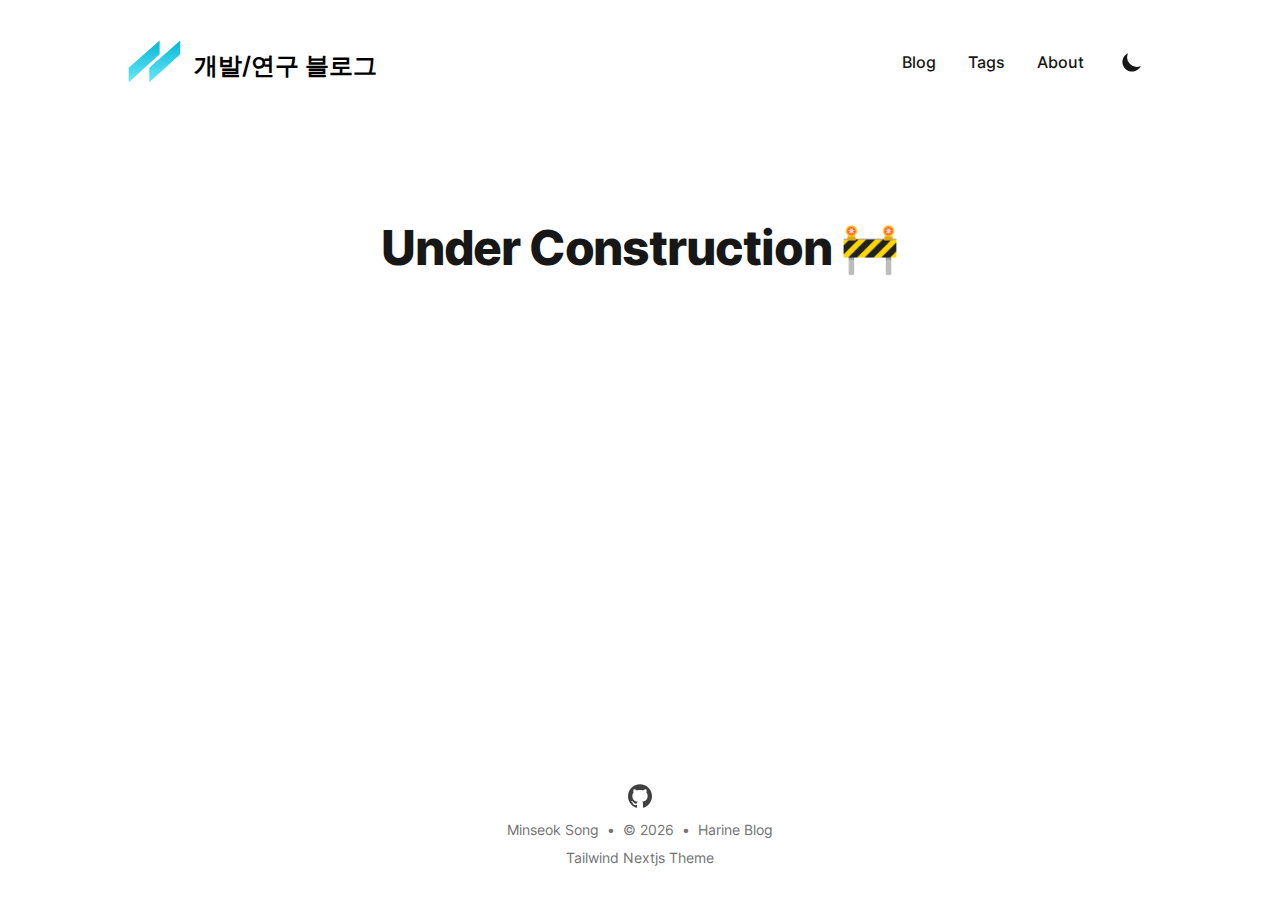
<file: blog/develop/develop_template.html>
<!DOCTYPE html><html lang="en" class="scroll-smooth"><head><link rel="apple-touch-icon" sizes="76x76" href="/static/favicons/apple-touch-icon.png"/><link rel="icon" type="image/png" sizes="32x32" href="/static/favicons/favicon-32x32.png"/><link rel="icon" type="image/png" sizes="16x16" href="/static/favicons/favicon-16x16.png"/><link rel="manifest" href="/static/favicons/site.webmanifest"/><link rel="mask-icon" href="/static/favicons/safari-pinned-tab.svg" color="#5bbad5"/><meta name="msapplication-TileColor" content="#000000"/><meta name="theme-color" content="#000000"/><link rel="alternate" type="application/rss+xml" href="/feed.xml"/><meta charSet="utf-8"/><script>!function(){try {var d=document.documentElement.classList;d.remove('light','dark');var e=localStorage.getItem('theme');if("system"===e||(!e&&true)){var t="(prefers-color-scheme: dark)",m=window.matchMedia(t);m.media!==t||m.matches?d.add('dark'):d.add('light')}else if(e) d.add(e)}catch(e){}}()</script><meta content="width=device-width, initial-scale=1" name="viewport"/><meta name="next-head-count" content="3"/><link rel="preload" href="/_next/static/css/e0d2e720fb88c963.css" as="style"/><link rel="stylesheet" href="/_next/static/css/e0d2e720fb88c963.css" data-n-g=""/><noscript data-n-css=""></noscript><script defer="" nomodule="" src="/_next/static/chunks/polyfills-5cd94c89d3acac5f.js"></script><script src="/_next/static/chunks/webpack-b67a97a3d8a4567e.js" defer=""></script><script src="/_next/static/chunks/main-1d0a440f578dc651.js" defer=""></script><script src="/_next/static/chunks/pages/_app-54d783c9424f6f6d.js" defer=""></script><script src="/_next/static/chunks/framework-327e104994690a53.js" defer=""></script><script src="/_next/static/chunks/545-5dbc8390c9ce3f6a.js" defer=""></script><script src="/_next/static/chunks/460-22cc927159eb6714.js" defer=""></script><script src="/_next/static/chunks/pages/blog/%5B...slug%5D-35654c954ba2d9f7.js" defer=""></script><script src="/_next/static/X1svkmAzoXyPJ4TDo0lmL/_buildManifest.js" defer=""></script><script src="/_next/static/X1svkmAzoXyPJ4TDo0lmL/_ssgManifest.js" defer=""></script><script src="/_next/static/X1svkmAzoXyPJ4TDo0lmL/_middlewareManifest.js" defer=""></script></head><body class="bg-white text-black antialiased dark:bg-gray-900 dark:text-white"><div id="__next" data-reactroot=""><div class="mx-auto max-w-3xl px-4 sm:px-6 xl:max-w-5xl xl:px-0"><div class="flex h-screen flex-col justify-between"><header class="flex items-center justify-between py-10"><div><a aria-label="개발/연구 블로그" href="/"><div class="flex items-center justify-between"><div class="mr-3"><svg xmlns="http://www.w3.org/2000/svg" xmlns:xlink="http://www.w3.org/1999/xlink" viewBox="344.564 330.278 111.737 91.218" width="53.87" height="43.61"><defs><linearGradient id="logo_svg__b" gradientUnits="userSpaceOnUse" x1="420.97" y1="331.28" x2="420.97" y2="418.5"><stop style="stop-color:#06b6d4;stop-opacity:1" offset="0%"></stop><stop style="stop-color:#67e8f9;stop-opacity:1" offset="100%"></stop></linearGradient><linearGradient id="logo_svg__d" gradientUnits="userSpaceOnUse" x1="377.89" y1="331.28" x2="377.89" y2="418.5"><stop style="stop-color:#06b6d4;stop-opacity:1" offset="0%"></stop><stop style="stop-color:#67e8f9;stop-opacity:1" offset="100%"></stop></linearGradient><path d="M453.3 331.28v28.57l-64.66 58.65v-30.08l64.66-57.14Z" id="logo_svg__a"></path><path d="M410.23 331.28v28.57l-64.67 58.65v-30.08l64.67-57.14Z" id="logo_svg__c"></path></defs><use xlink:href="#logo_svg__a" fill="url(#logo_svg__b)"></use><use xlink:href="#logo_svg__c" fill="url(#logo_svg__d)"></use></svg></div><div class="hidden h-6 text-2xl font-semibold sm:block">개발/연구 블로그</div></div></a></div><div class="flex items-center text-base leading-5"><div class="hidden sm:block"><a class="p-1 font-medium text-gray-900 dark:text-gray-100 sm:p-4" href="/blog">Blog</a><a class="p-1 font-medium text-gray-900 dark:text-gray-100 sm:p-4" href="/tags">Tags</a><a class="p-1 font-medium text-gray-900 dark:text-gray-100 sm:p-4" href="/about">About</a></div><button aria-label="Toggle Dark Mode" type="button" class="ml-1 mr-1 h-8 w-8 rounded p-1 sm:ml-4"><svg xmlns="http://www.w3.org/2000/svg" viewBox="0 0 20 20" fill="currentColor" class="text-gray-900 dark:text-gray-100"><path d="M17.293 13.293A8 8 0 016.707 2.707a8.001 8.001 0 1010.586 10.586z"></path></svg></button><div class="sm:hidden"><button type="button" class="ml-1 mr-1 h-8 w-8 rounded py-1" aria-label="Toggle Menu"><svg xmlns="http://www.w3.org/2000/svg" viewBox="0 0 20 20" fill="currentColor" class="text-gray-900 dark:text-gray-100"><path fill-rule="evenodd" d="M3 5a1 1 0 011-1h12a1 1 0 110 2H4a1 1 0 01-1-1zM3 10a1 1 0 011-1h12a1 1 0 110 2H4a1 1 0 01-1-1zM3 15a1 1 0 011-1h12a1 1 0 110 2H4a1 1 0 01-1-1z" clip-rule="evenodd"></path></svg></button><div class="fixed top-24 right-0 z-10 h-full w-full transform bg-gray-200 opacity-95 duration-300 ease-in-out dark:bg-gray-800 translate-x-full"><button type="button" aria-label="toggle modal" class="fixed h-full w-full cursor-auto focus:outline-none"></button><nav class="fixed mt-8 h-full"><div class="px-12 py-4"><a class="text-2xl font-bold tracking-widest text-gray-900 dark:text-gray-100" href="/blog">Blog</a></div><div class="px-12 py-4"><a class="text-2xl font-bold tracking-widest text-gray-900 dark:text-gray-100" href="/tags">Tags</a></div><div class="px-12 py-4"><a class="text-2xl font-bold tracking-widest text-gray-900 dark:text-gray-100" href="/about">About</a></div></nav></div></div></div></header><main class="mb-auto"><div class="mt-24 text-center"><h1 class="text-3xl font-extrabold leading-9 tracking-tight text-gray-900 dark:text-gray-100 sm:text-4xl sm:leading-10 md:text-5xl md:leading-14">Under Construction<!-- --> <span role="img" aria-label="roadwork sign">🚧</span></h1></div></main><footer><div class="mt-16 flex flex-col items-center"><div class="mb-3 flex space-x-4"><a class="text-sm text-gray-500 transition hover:text-gray-600" target="_blank" rel="noopener noreferrer" href="https://github.com/MS-Harine"><span class="sr-only">github</span><svg viewBox="0 0 24 24" xmlns="http://www.w3.org/2000/svg" class="fill-current text-gray-700 hover:text-blue-500 dark:text-gray-200 dark:hover:text-blue-400 h-6 w-6"><path d="M12 .297c-6.63 0-12 5.373-12 12 0 5.303 3.438 9.8 8.205 11.385.6.113.82-.258.82-.577 0-.285-.01-1.04-.015-2.04-3.338.724-4.042-1.61-4.042-1.61C4.422 18.07 3.633 17.7 3.633 17.7c-1.087-.744.084-.729.084-.729 1.205.084 1.838 1.236 1.838 1.236 1.07 1.835 2.809 1.305 3.495.998.108-.776.417-1.305.76-1.605-2.665-.3-5.466-1.332-5.466-5.93 0-1.31.465-2.38 1.235-3.22-.135-.303-.54-1.523.105-3.176 0 0 1.005-.322 3.3 1.23.96-.267 1.98-.399 3-.405 1.02.006 2.04.138 3 .405 2.28-1.552 3.285-1.23 3.285-1.23.645 1.653.24 2.873.12 3.176.765.84 1.23 1.91 1.23 3.22 0 4.61-2.805 5.625-5.475 5.92.42.36.81 1.096.81 2.22 0 1.606-.015 2.896-.015 3.286 0 .315.21.69.825.57C20.565 22.092 24 17.592 24 12.297c0-6.627-5.373-12-12-12"></path></svg></a></div><div class="mb-2 flex space-x-2 text-sm text-gray-500 dark:text-gray-400"><div>Minseok Song</div><div> • </div><div>© 2024</div><div> • </div><a href="/">Harine Blog</a></div><div class="mb-8 text-sm text-gray-500 dark:text-gray-400"><a target="_blank" rel="noopener noreferrer" href="https://github.com/timlrx/tailwind-nextjs-starter-blog">Tailwind Nextjs Theme</a></div></div></footer></div></div></div><script id="__NEXT_DATA__" type="application/json">{"props":{"pageProps":{"post":{"mdxSource":"var Component=(()=\u003e{var d=Object.create;var c=Object.defineProperty;var o=Object.getOwnPropertyDescriptor;var h=Object.getOwnPropertyNames;var m=Object.getPrototypeOf,p=Object.prototype.hasOwnProperty;var l=a=\u003ec(a,\"__esModule\",{value:!0});var u=(a,i)=\u003e()=\u003e(i||a((i={exports:{}}).exports,i),i.exports),g=(a,i)=\u003e{l(a);for(var s in i)c(a,s,{get:i[s],enumerable:!0})},N=(a,i,s)=\u003e{if(i\u0026\u0026typeof i==\"object\"||typeof i==\"function\")for(let n of h(i))!p.call(a,n)\u0026\u0026n!==\"default\"\u0026\u0026c(a,n,{get:()=\u003ei[n],enumerable:!(s=o(i,n))||s.enumerable});return a},k=a=\u003eN(l(c(a!=null?d(m(a)):{},\"default\",a\u0026\u0026a.__esModule\u0026\u0026\"default\"in a?{get:()=\u003ea.default,enumerable:!0}:{value:a,enumerable:!0})),a);var r=u((I,t)=\u003e{t.exports=_jsx_runtime});var x={};g(x,{default:()=\u003ey,frontmatter:()=\u003ef});var e=k(r()),f={title:\"Develop Template\",date:\"2022-08-22\",tags:[\"template\",\"develop\"],draft:!0,summary:\"Template for develop part\"};function b(a={}){let{wrapper:i}=a.components||{};return i?(0,e.jsx)(i,Object.assign({},a,{children:(0,e.jsx)(s,{})})):s();function s(){let n=Object.assign({h1:\"h1\",a:\"a\",span:\"span\",p:\"p\",code:\"code\",h2:\"h2\",pre:\"pre\",h4:\"h4\",em:\"em\",strong:\"strong\",h3:\"h3\",ul:\"ul\",li:\"li\",ol:\"ol\",img:\"img\",blockquote:\"blockquote\",sup:\"sup\",input:\"input\",table:\"table\",thead:\"thead\",tr:\"tr\",th:\"th\",tbody:\"tbody\",td:\"td\",del:\"del\",section:\"section\"},a.components);return(0,e.jsxs)(e.Fragment,{children:[(0,e.jsxs)(n.h1,{id:\"introduction\",children:[(0,e.jsx)(n.a,{href:\"#introduction\",\"aria-hidden\":\"true\",tabIndex:\"-1\",children:(0,e.jsx)(n.span,{className:\"icon icon-link\"})}),\"Introduction\"]}),(0,e.jsxs)(n.p,{children:[\"Markdown and Mdx parsing is supported via \",(0,e.jsx)(n.code,{children:\"unified\"}),\", and other remark and rehype packages. \",(0,e.jsx)(n.code,{children:\"next-mdx-remote\"}),\" allows us to parse \",(0,e.jsx)(n.code,{children:\".mdx\"}),\" and \",(0,e.jsx)(n.code,{children:\".md\"}),\" files in a more flexible manner without touching webpack.\"]}),(0,e.jsxs)(n.p,{children:[\"GitHub flavored markdown is used. \",(0,e.jsx)(n.code,{children:\"mdx-prism\"}),\" provides syntax highlighting capabilities for code blocks. Here's a demo of how everything looks.\"]}),(0,e.jsxs)(n.p,{children:[\"The following markdown cheatsheet is adapted from: \",(0,e.jsx)(n.a,{href:\"https://guides.github.com/features/mastering-markdown/\",children:\"https://guides.github.com/features/mastering-markdown/\"})]}),(0,e.jsxs)(n.h1,{id:\"what-is-markdown\",children:[(0,e.jsx)(n.a,{href:\"#what-is-markdown\",\"aria-hidden\":\"true\",tabIndex:\"-1\",children:(0,e.jsx)(n.span,{className:\"icon icon-link\"})}),\"What is Markdown?\"]}),(0,e.jsxs)(n.p,{children:[\"Markdown is a way to style text on the web. You control the display of the document; formatting words as bold or italic, adding images, and creating lists are just a few of the things we can do with Markdown. Mostly, Markdown is just regular text with a few non-alphabetic characters thrown in, like \",(0,e.jsx)(n.code,{children:\"#\"}),\" or \",(0,e.jsx)(n.code,{children:\"*\"}),\".\"]}),(0,e.jsxs)(n.h1,{id:\"syntax-guide\",children:[(0,e.jsx)(n.a,{href:\"#syntax-guide\",\"aria-hidden\":\"true\",tabIndex:\"-1\",children:(0,e.jsx)(n.span,{className:\"icon icon-link\"})}),\"Syntax guide\"]}),(0,e.jsx)(n.p,{children:\"Here\\u2019s an overview of Markdown syntax that you can use anywhere on GitHub.com or in your own text files.\"}),(0,e.jsxs)(n.h2,{id:\"headers\",children:[(0,e.jsx)(n.a,{href:\"#headers\",\"aria-hidden\":\"true\",tabIndex:\"-1\",children:(0,e.jsx)(n.span,{className:\"icon icon-link\"})}),\"Headers\"]}),(0,e.jsx)(n.pre,{children:(0,e.jsxs)(n.code,{className:\"code-highlight\",children:[(0,e.jsx)(n.span,{className:\"code-line\",children:`# This is a h1 tag\n`}),(0,e.jsx)(n.span,{className:\"code-line\",children:`\n`}),(0,e.jsx)(n.span,{className:\"code-line\",children:`## This is a h2 tag\n`}),(0,e.jsx)(n.span,{className:\"code-line\",children:`\n`}),(0,e.jsx)(n.span,{className:\"code-line\",children:`#### This is a h4 tag\n`})]})}),(0,e.jsxs)(n.h1,{id:\"this-is-a-h1-tag\",children:[(0,e.jsx)(n.a,{href:\"#this-is-a-h1-tag\",\"aria-hidden\":\"true\",tabIndex:\"-1\",children:(0,e.jsx)(n.span,{className:\"icon icon-link\"})}),\"This is a h1 tag\"]}),(0,e.jsxs)(n.h2,{id:\"this-is-a-h2-tag\",children:[(0,e.jsx)(n.a,{href:\"#this-is-a-h2-tag\",\"aria-hidden\":\"true\",tabIndex:\"-1\",children:(0,e.jsx)(n.span,{className:\"icon icon-link\"})}),\"This is a h2 tag\"]}),(0,e.jsxs)(n.h4,{id:\"this-is-a-h4-tag\",children:[(0,e.jsx)(n.a,{href:\"#this-is-a-h4-tag\",\"aria-hidden\":\"true\",tabIndex:\"-1\",children:(0,e.jsx)(n.span,{className:\"icon icon-link\"})}),\"This is a h4 tag\"]}),(0,e.jsxs)(n.h2,{id:\"emphasis\",children:[(0,e.jsx)(n.a,{href:\"#emphasis\",\"aria-hidden\":\"true\",tabIndex:\"-1\",children:(0,e.jsx)(n.span,{className:\"icon icon-link\"})}),\"Emphasis\"]}),(0,e.jsx)(n.pre,{children:(0,e.jsxs)(n.code,{className:\"code-highlight\",children:[(0,e.jsx)(n.span,{className:\"code-line\",children:`_This text will be italic_\n`}),(0,e.jsx)(n.span,{className:\"code-line\",children:`\n`}),(0,e.jsx)(n.span,{className:\"code-line\",children:`**This text will be bold**\n`}),(0,e.jsx)(n.span,{className:\"code-line\",children:`\n`}),(0,e.jsx)(n.span,{className:\"code-line\",children:`_You **can** combine them_\n`})]})}),(0,e.jsx)(n.p,{children:(0,e.jsx)(n.em,{children:\"This text will be italic\"})}),(0,e.jsx)(n.p,{children:(0,e.jsx)(n.strong,{children:\"This text will be bold\"})}),(0,e.jsx)(n.p,{children:(0,e.jsxs)(n.em,{children:[\"You \",(0,e.jsx)(n.strong,{children:\"can\"}),\" combine them\"]})}),(0,e.jsxs)(n.h2,{id:\"lists\",children:[(0,e.jsx)(n.a,{href:\"#lists\",\"aria-hidden\":\"true\",tabIndex:\"-1\",children:(0,e.jsx)(n.span,{className:\"icon icon-link\"})}),\"Lists\"]}),(0,e.jsxs)(n.h3,{id:\"unordered\",children:[(0,e.jsx)(n.a,{href:\"#unordered\",\"aria-hidden\":\"true\",tabIndex:\"-1\",children:(0,e.jsx)(n.span,{className:\"icon icon-link\"})}),\"Unordered\"]}),(0,e.jsx)(n.pre,{children:(0,e.jsxs)(n.code,{className:\"code-highlight\",children:[(0,e.jsx)(n.span,{className:\"code-line\",children:`- Item 1\n`}),(0,e.jsx)(n.span,{className:\"code-line\",children:`- Item 2\n`}),(0,e.jsx)(n.span,{className:\"code-line\",children:`  - Item 2a\n`}),(0,e.jsx)(n.span,{className:\"code-line\",children:`  - Item 2b\n`})]})}),(0,e.jsxs)(n.ul,{children:[(0,e.jsx)(n.li,{children:\"Item 1\"}),(0,e.jsxs)(n.li,{children:[\"Item 2\",(0,e.jsxs)(n.ul,{children:[(0,e.jsx)(n.li,{children:\"Item 2a\"}),(0,e.jsx)(n.li,{children:\"Item 2b\"})]})]})]}),(0,e.jsxs)(n.h3,{id:\"ordered\",children:[(0,e.jsx)(n.a,{href:\"#ordered\",\"aria-hidden\":\"true\",tabIndex:\"-1\",children:(0,e.jsx)(n.span,{className:\"icon icon-link\"})}),\"Ordered\"]}),(0,e.jsx)(n.pre,{children:(0,e.jsxs)(n.code,{className:\"code-highlight\",children:[(0,e.jsx)(n.span,{className:\"code-line\",children:`1. Item 1\n`}),(0,e.jsx)(n.span,{className:\"code-line\",children:`1. Item 2\n`}),(0,e.jsx)(n.span,{className:\"code-line\",children:`1. Item 3\n`}),(0,e.jsx)(n.span,{className:\"code-line\",children:`   1. Item 3a\n`}),(0,e.jsx)(n.span,{className:\"code-line\",children:`   1. Item 3b\n`})]})}),(0,e.jsxs)(n.ol,{children:[(0,e.jsx)(n.li,{children:\"Item 1\"}),(0,e.jsx)(n.li,{children:\"Item 2\"}),(0,e.jsxs)(n.li,{children:[\"Item 3\",(0,e.jsxs)(n.ol,{children:[(0,e.jsx)(n.li,{children:\"Item 3a\"}),(0,e.jsx)(n.li,{children:\"Item 3b\"})]})]})]}),(0,e.jsxs)(n.h2,{id:\"images\",children:[(0,e.jsx)(n.a,{href:\"#images\",\"aria-hidden\":\"true\",tabIndex:\"-1\",children:(0,e.jsx)(n.span,{className:\"icon icon-link\"})}),\"Images\"]}),(0,e.jsx)(n.pre,{children:(0,e.jsxs)(n.code,{className:\"code-highlight\",children:[(0,e.jsx)(n.span,{className:\"code-line\",children:`![GitHub Logo](https://github.githubassets.com/images/modules/logos_page/GitHub-Mark.png)\n`}),(0,e.jsx)(n.span,{className:\"code-line\",children:`Format: ![Alt Text](url)\n`})]})}),(0,e.jsx)(n.p,{children:(0,e.jsx)(n.img,{alt:\"GitHub Logo\",src:\"https://github.githubassets.com/images/modules/logos_page/GitHub-Mark.png\"})}),(0,e.jsxs)(n.h2,{id:\"links\",children:[(0,e.jsx)(n.a,{href:\"#links\",\"aria-hidden\":\"true\",tabIndex:\"-1\",children:(0,e.jsx)(n.span,{className:\"icon icon-link\"})}),\"Links\"]}),(0,e.jsx)(n.pre,{children:(0,e.jsxs)(n.code,{className:\"code-highlight\",children:[(0,e.jsx)(n.span,{className:\"code-line\",children:`http://github.com - automatic!\n`}),(0,e.jsx)(n.span,{className:\"code-line\",children:`[GitHub](http://github.com)\n`})]})}),(0,e.jsxs)(n.p,{children:[(0,e.jsx)(n.a,{href:\"http://github.com\",children:\"http://github.com\"}),\" - automatic! \",(0,e.jsx)(n.a,{href:\"http://github.com\",children:\"GitHub\"})]}),(0,e.jsxs)(n.h2,{id:\"blockquotes\",children:[(0,e.jsx)(n.a,{href:\"#blockquotes\",\"aria-hidden\":\"true\",tabIndex:\"-1\",children:(0,e.jsx)(n.span,{className:\"icon icon-link\"})}),\"Blockquotes\"]}),(0,e.jsx)(n.pre,{children:(0,e.jsxs)(n.code,{className:\"code-highlight\",children:[(0,e.jsx)(n.span,{className:\"code-line\",children:`As Kanye West said:\n`}),(0,e.jsx)(n.span,{className:\"code-line\",children:`\n`}),(0,e.jsx)(n.span,{className:\"code-line\",children:`\u003e We're living the future so\n`}),(0,e.jsx)(n.span,{className:\"code-line\",children:`\u003e the present is our past.\n`})]})}),(0,e.jsx)(n.p,{children:\"As Kanye West said:\"}),(0,e.jsx)(n.blockquote,{children:(0,e.jsx)(n.p,{children:\"We're living the future so the present is our past.\"})}),(0,e.jsxs)(n.h2,{id:\"inline-code\",children:[(0,e.jsx)(n.a,{href:\"#inline-code\",\"aria-hidden\":\"true\",tabIndex:\"-1\",children:(0,e.jsx)(n.span,{className:\"icon icon-link\"})}),\"Inline code\"]}),(0,e.jsx)(n.pre,{children:(0,e.jsxs)(n.code,{className:\"code-highlight\",children:[(0,e.jsx)(n.span,{className:\"code-line\",children:`I think you should use an\n`}),(0,e.jsx)(n.span,{className:\"code-line\",children:\"`\u003caddr\u003e` element here instead.\\n\"})]})}),(0,e.jsxs)(n.p,{children:[\"I think you should use an \",(0,e.jsx)(n.code,{children:\"\u003caddr\u003e\"}),\" element here instead.\"]}),(0,e.jsxs)(n.h2,{id:\"syntax-highlighting\",children:[(0,e.jsx)(n.a,{href:\"#syntax-highlighting\",\"aria-hidden\":\"true\",tabIndex:\"-1\",children:(0,e.jsx)(n.span,{className:\"icon icon-link\"})}),\"Syntax highlighting\"]}),(0,e.jsxs)(n.p,{children:[\"Here\\u2019s an example of how you can use syntax highlighting with \",(0,e.jsx)(n.a,{href:\"https://help.github.com/articles/basic-writing-and-formatting-syntax/\",children:\"GitHub Flavored Markdown\"}),\":\"]}),(0,e.jsx)(n.pre,{children:(0,e.jsxs)(n.code,{className:\"code-highlight\",children:[(0,e.jsx)(n.span,{className:\"code-line\",children:\"```js:fancyAlert.js\\n\"}),(0,e.jsx)(n.span,{className:\"code-line\",children:`function fancyAlert(arg) {\n`}),(0,e.jsx)(n.span,{className:\"code-line\",children:`  if (arg) {\n`}),(0,e.jsx)(n.span,{className:\"code-line\",children:`    $.facebox({ div: '#foo' })\n`}),(0,e.jsx)(n.span,{className:\"code-line\",children:`  }\n`}),(0,e.jsx)(n.span,{className:\"code-line\",children:`}\n`}),(0,e.jsx)(n.span,{className:\"code-line\",children:\"```\\n\"})]})}),(0,e.jsx)(n.p,{children:\"And here's how it looks - nicely colored with styled code titles!\"}),(0,e.jsx)(\"div\",{className:\"remark-code-title\",children:\"fancyAlert.js\"}),(0,e.jsx)(n.pre,{className:\"language-js\",children:(0,e.jsxs)(n.code,{className:\"code-highlight language-js\",children:[(0,e.jsxs)(n.span,{className:\"code-line\",children:[(0,e.jsx)(n.span,{className:\"token keyword\",children:\"function\"}),\" \",(0,e.jsx)(n.span,{className:\"token function\",children:\"fancyAlert\"}),(0,e.jsx)(n.span,{className:\"token punctuation\",children:\"(\"}),(0,e.jsx)(n.span,{className:\"token parameter\",children:\"arg\"}),(0,e.jsx)(n.span,{className:\"token punctuation\",children:\")\"}),\" \",(0,e.jsx)(n.span,{className:\"token punctuation\",children:\"{\"}),`\n`]}),(0,e.jsxs)(n.span,{className:\"code-line\",children:[\"  \",(0,e.jsx)(n.span,{className:\"token keyword control-flow\",children:\"if\"}),\" \",(0,e.jsx)(n.span,{className:\"token punctuation\",children:\"(\"}),\"arg\",(0,e.jsx)(n.span,{className:\"token punctuation\",children:\")\"}),\" \",(0,e.jsx)(n.span,{className:\"token punctuation\",children:\"{\"}),`\n`]}),(0,e.jsxs)(n.span,{className:\"code-line\",children:[\"    $\",(0,e.jsx)(n.span,{className:\"token punctuation\",children:\".\"}),(0,e.jsx)(n.span,{className:\"token function method property-access\",children:\"facebox\"}),(0,e.jsx)(n.span,{className:\"token punctuation\",children:\"(\"}),(0,e.jsx)(n.span,{className:\"token punctuation\",children:\"{\"}),\" \",(0,e.jsx)(n.span,{className:\"token literal-property property\",children:\"div\"}),(0,e.jsx)(n.span,{className:\"token operator\",children:\":\"}),\" \",(0,e.jsx)(n.span,{className:\"token string\",children:\"'#foo'\"}),\" \",(0,e.jsx)(n.span,{className:\"token punctuation\",children:\"}\"}),(0,e.jsx)(n.span,{className:\"token punctuation\",children:\")\"}),`\n`]}),(0,e.jsxs)(n.span,{className:\"code-line\",children:[\"  \",(0,e.jsx)(n.span,{className:\"token punctuation\",children:\"}\"}),`\n`]}),(0,e.jsxs)(n.span,{className:\"code-line\",children:[(0,e.jsx)(n.span,{className:\"token punctuation\",children:\"}\"}),`\n`]})]})}),(0,e.jsxs)(n.h2,{id:\"footnotes\",children:[(0,e.jsx)(n.a,{href:\"#footnotes\",\"aria-hidden\":\"true\",tabIndex:\"-1\",children:(0,e.jsx)(n.span,{className:\"icon icon-link\"})}),\"Footnotes\"]}),(0,e.jsx)(n.pre,{children:(0,e.jsxs)(n.code,{className:\"code-highlight\",children:[(0,e.jsx)(n.span,{className:\"code-line\",children:`Here is a simple footnote[^1]. With some additional text after it.\n`}),(0,e.jsx)(n.span,{className:\"code-line\",children:`\n`}),(0,e.jsx)(n.span,{className:\"code-line\",children:`[^1]: My reference.\n`})]})}),(0,e.jsxs)(n.p,{children:[\"Here is a simple footnote\",(0,e.jsx)(n.sup,{children:(0,e.jsx)(n.a,{href:\"#user-content-fn-1\",\"aria-describedby\":\"footnote-label\",\"data-footnote-ref\":!0,id:\"user-content-fnref-1\",children:\"1\"})}),\". With some additional text after it.\"]}),(0,e.jsxs)(n.h2,{id:\"task-lists\",children:[(0,e.jsx)(n.a,{href:\"#task-lists\",\"aria-hidden\":\"true\",tabIndex:\"-1\",children:(0,e.jsx)(n.span,{className:\"icon icon-link\"})}),\"Task Lists\"]}),(0,e.jsx)(n.pre,{children:(0,e.jsxs)(n.code,{className:\"code-highlight\",children:[(0,e.jsx)(n.span,{className:\"code-line\",children:`- [x] list syntax required (any unordered or ordered list supported)\n`}),(0,e.jsx)(n.span,{className:\"code-line\",children:`- [x] this is a complete item\n`}),(0,e.jsx)(n.span,{className:\"code-line\",children:`- [ ] this is an incomplete item\n`})]})}),(0,e.jsxs)(n.ul,{className:\"contains-task-list\",children:[(0,e.jsxs)(n.li,{className:\"task-list-item\",children:[(0,e.jsx)(n.input,{checked:!0,disabled:!0,type:\"checkbox\"}),\" \",\"list syntax required (any unordered or ordered list supported)\"]}),(0,e.jsxs)(n.li,{className:\"task-list-item\",children:[(0,e.jsx)(n.input,{checked:!0,disabled:!0,type:\"checkbox\"}),\" \",\"this is a complete item\"]}),(0,e.jsxs)(n.li,{className:\"task-list-item\",children:[(0,e.jsx)(n.input,{disabled:!0,type:\"checkbox\"}),\" \",\"this is an incomplete item\"]})]}),(0,e.jsxs)(n.h2,{id:\"tables\",children:[(0,e.jsx)(n.a,{href:\"#tables\",\"aria-hidden\":\"true\",tabIndex:\"-1\",children:(0,e.jsx)(n.span,{className:\"icon icon-link\"})}),\"Tables\"]}),(0,e.jsxs)(n.p,{children:[\"You can create tables by assembling a list of words and dividing them with hyphens \",(0,e.jsx)(n.code,{children:\"-\"}),\" (for the first row), and then separating each column with a pipe \",(0,e.jsx)(n.code,{children:\"|\"}),\":\"]}),(0,e.jsx)(n.pre,{children:(0,e.jsxs)(n.code,{className:\"code-highlight\",children:[(0,e.jsx)(n.span,{className:\"code-line\",children:`| First Header                | Second Header                |\n`}),(0,e.jsx)(n.span,{className:\"code-line\",children:`| --------------------------- | ---------------------------- |\n`}),(0,e.jsx)(n.span,{className:\"code-line\",children:`| Content from cell 1         | Content from cell 2          |\n`}),(0,e.jsx)(n.span,{className:\"code-line\",children:`| Content in the first column | Content in the second column |\n`})]})}),(0,e.jsxs)(n.table,{children:[(0,e.jsx)(n.thead,{children:(0,e.jsxs)(n.tr,{children:[(0,e.jsx)(n.th,{align:\"none\",children:\"First Header\"}),(0,e.jsx)(n.th,{align:\"none\",children:\"Second Header\"})]})}),(0,e.jsxs)(n.tbody,{children:[(0,e.jsxs)(n.tr,{children:[(0,e.jsx)(n.td,{align:\"none\",children:\"Content from cell 1\"}),(0,e.jsx)(n.td,{align:\"none\",children:\"Content from cell 2\"})]}),(0,e.jsxs)(n.tr,{children:[(0,e.jsx)(n.td,{align:\"none\",children:\"Content in the first column\"}),(0,e.jsx)(n.td,{align:\"none\",children:\"Content in the second column\"})]})]})]}),(0,e.jsxs)(n.h2,{id:\"strikethrough\",children:[(0,e.jsx)(n.a,{href:\"#strikethrough\",\"aria-hidden\":\"true\",tabIndex:\"-1\",children:(0,e.jsx)(n.span,{className:\"icon icon-link\"})}),\"Strikethrough\"]}),(0,e.jsxs)(n.p,{children:[\"Any word wrapped with two tildes (like \",(0,e.jsx)(n.code,{children:\"~~this~~\"}),\") will appear \",(0,e.jsx)(n.del,{children:\"crossed out\"}),\".\"]}),(0,e.jsx)(n.p,{children:\"Images\"}),(0,e.jsxs)(n.h1,{id:\"introduction-1\",children:[(0,e.jsx)(n.a,{href:\"#introduction-1\",\"aria-hidden\":\"true\",tabIndex:\"-1\",children:(0,e.jsx)(n.span,{className:\"icon icon-link\"})}),\"Introduction\"]}),(0,e.jsxs)(n.p,{children:[\"The tailwind starter blog has out of the box support for \",(0,e.jsx)(n.a,{href:\"https://nextjs.org/docs/api-reference/next/image\",children:\"Next.js's built-in image component\"}),\" and automatically swaps out default image tags in markdown or mdx documents to use the Image component provided.\"]}),(0,e.jsxs)(n.h1,{id:\"usage\",children:[(0,e.jsx)(n.a,{href:\"#usage\",\"aria-hidden\":\"true\",tabIndex:\"-1\",children:(0,e.jsx)(n.span,{className:\"icon icon-link\"})}),\"Usage\"]}),(0,e.jsx)(n.p,{children:\"To use in a new page route / javascript file, simply import the image component and call it e.g.\"}),(0,e.jsx)(n.pre,{className:\"language-js\",children:(0,e.jsxs)(n.code,{className:\"code-highlight language-js\",children:[(0,e.jsxs)(n.span,{className:\"code-line\",children:[(0,e.jsx)(n.span,{className:\"token keyword module\",children:\"import\"}),\" \",(0,e.jsx)(n.span,{className:\"token imports\",children:(0,e.jsx)(n.span,{className:\"token maybe-class-name\",children:\"Image\"})}),\" \",(0,e.jsx)(n.span,{className:\"token keyword module\",children:\"from\"}),\" \",(0,e.jsx)(n.span,{className:\"token string\",children:\"'next/image'\"}),`\n`]}),(0,e.jsx)(n.span,{className:\"code-line\",children:`\n`}),(0,e.jsxs)(n.span,{className:\"code-line\",children:[(0,e.jsx)(n.span,{className:\"token keyword\",children:\"function\"}),\" \",(0,e.jsx)(n.span,{className:\"token function\",children:(0,e.jsx)(n.span,{className:\"token maybe-class-name\",children:\"Home\"})}),(0,e.jsx)(n.span,{className:\"token punctuation\",children:\"(\"}),(0,e.jsx)(n.span,{className:\"token punctuation\",children:\")\"}),\" \",(0,e.jsx)(n.span,{className:\"token punctuation\",children:\"{\"}),`\n`]}),(0,e.jsxs)(n.span,{className:\"code-line\",children:[\"  \",(0,e.jsx)(n.span,{className:\"token keyword control-flow\",children:\"return\"}),\" \",(0,e.jsx)(n.span,{className:\"token punctuation\",children:\"(\"}),`\n`]}),(0,e.jsxs)(n.span,{className:\"code-line\",children:[\"    \",(0,e.jsx)(n.span,{className:\"token operator\",children:\"\u003c\"}),(0,e.jsx)(n.span,{className:\"token operator\",children:\"\u003e\"}),`\n`]}),(0,e.jsxs)(n.span,{className:\"code-line\",children:[\"      \",(0,e.jsx)(n.span,{className:\"token operator\",children:\"\u003c\"}),\"h1\",(0,e.jsx)(n.span,{className:\"token operator\",children:\"\u003e\"}),(0,e.jsx)(n.span,{className:\"token maybe-class-name\",children:\"My\"}),\" \",(0,e.jsx)(n.span,{className:\"token maybe-class-name\",children:\"Homepage\"}),(0,e.jsx)(n.span,{className:\"token operator\",children:\"\u003c\"}),(0,e.jsx)(n.span,{className:\"token operator\",children:\"/\"}),\"h1\",(0,e.jsx)(n.span,{className:\"token operator\",children:\"\u003e\"}),`\n`]}),(0,e.jsxs)(n.span,{className:\"code-line\",children:[\"      \",(0,e.jsx)(n.span,{className:\"token operator\",children:\"\u003c\"}),(0,e.jsx)(n.span,{className:\"token maybe-class-name\",children:\"Image\"}),\" src\",(0,e.jsx)(n.span,{className:\"token operator\",children:\"=\"}),(0,e.jsx)(n.span,{className:\"token string\",children:'\"/me.png\"'}),\" alt\",(0,e.jsx)(n.span,{className:\"token operator\",children:\"=\"}),(0,e.jsx)(n.span,{className:\"token string\",children:'\"Picture of the author\"'}),\" width\",(0,e.jsx)(n.span,{className:\"token operator\",children:\"=\"}),(0,e.jsx)(n.span,{className:\"token punctuation\",children:\"{\"}),(0,e.jsx)(n.span,{className:\"token number\",children:\"500\"}),(0,e.jsx)(n.span,{className:\"token punctuation\",children:\"}\"}),\" height\",(0,e.jsx)(n.span,{className:\"token operator\",children:\"=\"}),(0,e.jsx)(n.span,{className:\"token punctuation\",children:\"{\"}),(0,e.jsx)(n.span,{className:\"token number\",children:\"500\"}),(0,e.jsx)(n.span,{className:\"token punctuation\",children:\"}\"}),\" \",(0,e.jsx)(n.span,{className:\"token operator\",children:\"/\"}),(0,e.jsx)(n.span,{className:\"token operator\",children:\"\u003e\"}),`\n`]}),(0,e.jsxs)(n.span,{className:\"code-line\",children:[\"      \",(0,e.jsx)(n.span,{className:\"token operator\",children:\"\u003c\"}),\"p\",(0,e.jsx)(n.span,{className:\"token operator\",children:\"\u003e\"}),(0,e.jsx)(n.span,{className:\"token maybe-class-name\",children:\"Welcome\"}),\" to my homepage\",(0,e.jsx)(n.span,{className:\"token operator\",children:\"!\"}),(0,e.jsx)(n.span,{className:\"token operator\",children:\"\u003c\"}),(0,e.jsx)(n.span,{className:\"token operator\",children:\"/\"}),\"p\",(0,e.jsx)(n.span,{className:\"token operator\",children:\"\u003e\"}),`\n`]}),(0,e.jsxs)(n.span,{className:\"code-line\",children:[\"    \",(0,e.jsx)(n.span,{className:\"token operator\",children:\"\u003c\"}),(0,e.jsx)(n.span,{className:\"token operator\",children:\"/\"}),(0,e.jsx)(n.span,{className:\"token operator\",children:\"\u003e\"}),`\n`]}),(0,e.jsxs)(n.span,{className:\"code-line\",children:[\"  \",(0,e.jsx)(n.span,{className:\"token punctuation\",children:\")\"}),`\n`]}),(0,e.jsxs)(n.span,{className:\"code-line\",children:[(0,e.jsx)(n.span,{className:\"token punctuation\",children:\"}\"}),`\n`]}),(0,e.jsx)(n.span,{className:\"code-line\",children:`\n`}),(0,e.jsxs)(n.span,{className:\"code-line\",children:[(0,e.jsx)(n.span,{className:\"token keyword module\",children:\"export\"}),\" \",(0,e.jsx)(n.span,{className:\"token keyword module\",children:\"default\"}),\" \",(0,e.jsx)(n.span,{className:\"token maybe-class-name\",children:\"Home\"}),`\n`]})]})}),(0,e.jsxs)(n.p,{children:[\"For a markdown file, the default image tag can be used and the default \",(0,e.jsx)(n.code,{children:\"img\"}),\" tag gets replaced by the \",(0,e.jsx)(n.code,{children:\"Image\"}),\" component in the build process.\"]}),(0,e.jsxs)(n.p,{children:[\"Assuming we have a file called \",(0,e.jsx)(n.code,{children:\"ocean.jpg\"}),\" in \",(0,e.jsx)(n.code,{children:\"data/img/ocean.jpg\"}),\", the following line of code would generate the optimized image.\"]}),(0,e.jsx)(n.pre,{children:(0,e.jsx)(n.code,{className:\"code-highlight\",children:(0,e.jsx)(n.span,{className:\"code-line\",children:`![ocean](/static/images/ocean.jpg)\n`})})}),(0,e.jsxs)(n.p,{children:[\"Alternatively, since we are using mdx, we can just use the image component directly! Note, that you would have to provide a fixed width and height. The \",(0,e.jsx)(n.code,{children:\"img\"}),\" tag method parses the dimension automatically.\"]}),(0,e.jsx)(n.pre,{className:\"language-js\",children:(0,e.jsx)(n.code,{className:\"code-highlight language-js\",children:(0,e.jsxs)(n.span,{className:\"code-line\",children:[(0,e.jsx)(n.span,{className:\"token operator\",children:\"\u003c\"}),(0,e.jsx)(n.span,{className:\"token maybe-class-name\",children:\"Image\"}),\" alt\",(0,e.jsx)(n.span,{className:\"token operator\",children:\"=\"}),(0,e.jsx)(n.span,{className:\"token string\",children:'\"ocean\"'}),\" src\",(0,e.jsx)(n.span,{className:\"token operator\",children:\"=\"}),(0,e.jsx)(n.span,{className:\"token string\",children:'\"/static/images/ocean.jpg\"'}),\" width\",(0,e.jsx)(n.span,{className:\"token operator\",children:\"=\"}),(0,e.jsx)(n.span,{className:\"token punctuation\",children:\"{\"}),(0,e.jsx)(n.span,{className:\"token number\",children:\"256\"}),(0,e.jsx)(n.span,{className:\"token punctuation\",children:\"}\"}),\" height\",(0,e.jsx)(n.span,{className:\"token operator\",children:\"=\"}),(0,e.jsx)(n.span,{className:\"token punctuation\",children:\"{\"}),(0,e.jsx)(n.span,{className:\"token number\",children:\"128\"}),(0,e.jsx)(n.span,{className:\"token punctuation\",children:\"}\"}),\" \",(0,e.jsx)(n.span,{className:\"token operator\",children:\"/\"}),(0,e.jsx)(n.span,{className:\"token operator\",children:\"\u003e\"}),`\n`]})})}),(0,e.jsxs)(n.p,{children:[(0,e.jsx)(n.em,{children:\"Note\"}),\": If you try to save the image, it is in webp format, if your browser supports it!\"]}),(0,e.jsx)(n.p,{children:(0,e.jsx)(n.img,{alt:\"ocean\",src:\"/static/images/ocean.jpeg\"})}),(0,e.jsx)(\"p\",{children:(0,e.jsxs)(n.p,{children:[\"Photo by \",(0,e.jsx)(n.a,{href:\"https://unsplash.com/@yucar?utm_source=unsplash\u0026utm_medium=referral\u0026utm_content=creditCopyText\",children:\"YUCAR FotoGrafik\"}),\" on \",(0,e.jsx)(n.a,{href:\"https://unsplash.com/s/photos/sea?utm_source=unsplash\u0026utm_medium=referral\u0026utm_content=creditCopyText\",children:\"Unsplash\"})]})}),(0,e.jsxs)(n.h1,{id:\"benefits\",children:[(0,e.jsx)(n.a,{href:\"#benefits\",\"aria-hidden\":\"true\",tabIndex:\"-1\",children:(0,e.jsx)(n.span,{className:\"icon icon-link\"})}),\"Benefits\"]}),(0,e.jsxs)(n.ul,{children:[(0,e.jsx)(n.li,{children:\"Smaller image size with Webp (~30% smaller than jpeg)\"}),(0,e.jsx)(n.li,{children:\"Responsive images - the correct image size is served based on the user's viewport\"}),(0,e.jsx)(n.li,{children:\"Lazy loading - images load as they are scrolled to the viewport\"}),(0,e.jsxs)(n.li,{children:[\"Avoids \",(0,e.jsx)(n.a,{href:\"https://web.dev/cls/\",children:\"Cumulative Layout Shift\"})]}),(0,e.jsx)(n.li,{children:\"Optimization on demand instead of build-time - no increase in build time!\"})]}),(0,e.jsxs)(n.h1,{id:\"limitations\",children:[(0,e.jsx)(n.a,{href:\"#limitations\",\"aria-hidden\":\"true\",tabIndex:\"-1\",children:(0,e.jsx)(n.span,{className:\"icon icon-link\"})}),\"Limitations\"]}),(0,e.jsxs)(n.ul,{children:[(0,e.jsxs)(n.li,{children:[(0,e.jsxs)(n.p,{children:[\"Due to the reliance on \",(0,e.jsx)(n.code,{children:\"next/image\"}),\", unless you are using an external image CDN like Cloudinary or Imgix, it is practically required to use Vercel for hosting. This is because the component acts like a serverless function that calls a highly optimized image CDN.\"]}),(0,e.jsxs)(n.p,{children:[\"If you do not want to be tied to Vercel, you can remove \",(0,e.jsx)(n.code,{children:\"imgToJsx\"}),\" in \",(0,e.jsx)(n.code,{children:\"remarkPlugins\"}),\" in \",(0,e.jsx)(n.code,{children:\"lib/mdx.js\"}),\". This would avoid substituting the default \",(0,e.jsx)(n.code,{children:\"img\"}),\" tag.\"]}),(0,e.jsxs)(n.p,{children:[\"Alternatively, one could wait for image optimization at build time to be supported. A different library, \",(0,e.jsx)(n.a,{href:\"https://github.com/cyrilwanner/next-optimized-images\",children:\"next-optimized-images\"}),\" does that, although it requires transforming the images through webpack which is not done here.\"]})]}),(0,e.jsx)(n.li,{children:(0,e.jsxs)(n.p,{children:[\"Images from external links are not passed through \",(0,e.jsx)(n.code,{children:\"next/image\"})]})}),(0,e.jsx)(n.li,{children:(0,e.jsxs)(n.p,{children:[\"All images have to be stored in the \",(0,e.jsx)(n.code,{children:\"public\"}),\" folder e.g \",(0,e.jsx)(n.code,{children:\"/static/images/ocean.jpeg\"})]})})]}),(0,e.jsxs)(n.section,{className:\"footnotes\",\"data-footnotes\":!0,children:[(0,e.jsxs)(n.h2,{id:\"footnote-label\",className:\"sr-only\",children:[(0,e.jsx)(n.a,{href:\"#footnote-label\",\"aria-hidden\":\"true\",tabIndex:\"-1\",children:(0,e.jsx)(n.span,{className:\"icon icon-link\"})}),\"Footnotes\"]}),(0,e.jsx)(n.ol,{children:(0,e.jsx)(n.li,{id:\"user-content-fn-1\",children:(0,e.jsxs)(n.p,{children:[\"My reference. \",(0,e.jsx)(n.a,{href:\"#user-content-fnref-1\",\"aria-label\":\"Back to content\",className:\"data-footnote-backref\",\"data-footnote-backref\":!0,children:\"\\u21A9\"})]})})})]})]})}}var y=b;return x;})();\n;return Component;","toc":[{"value":"Introduction","url":"#introduction","depth":1},{"value":"What is Markdown?","url":"#what-is-markdown","depth":1},{"value":"Syntax guide","url":"#syntax-guide","depth":1},{"value":"Headers","url":"#headers","depth":2},{"value":"This is a h1 tag","url":"#this-is-a-h1-tag","depth":1},{"value":"This is a h2 tag","url":"#this-is-a-h2-tag","depth":2},{"value":"This is a h4 tag","url":"#this-is-a-h4-tag","depth":4},{"value":"Emphasis","url":"#emphasis","depth":2},{"value":"Lists","url":"#lists","depth":2},{"value":"Unordered","url":"#unordered","depth":3},{"value":"Ordered","url":"#ordered","depth":3},{"value":"Images","url":"#images","depth":2},{"value":"Links","url":"#links","depth":2},{"value":"Blockquotes","url":"#blockquotes","depth":2},{"value":"Inline code","url":"#inline-code","depth":2},{"value":"Syntax highlighting","url":"#syntax-highlighting","depth":2},{"value":"Footnotes","url":"#footnotes","depth":2},{"value":"Task Lists","url":"#task-lists","depth":2},{"value":"Tables","url":"#tables","depth":2},{"value":"Strikethrough","url":"#strikethrough","depth":2},{"value":"Introduction","url":"#introduction","depth":1},{"value":"Usage","url":"#usage","depth":1},{"value":"Benefits","url":"#benefits","depth":1},{"value":"Limitations","url":"#limitations","depth":1}],"frontMatter":{"readingTime":{"text":"6 min read","minutes":5.17,"time":310200,"words":1034},"slug":"develop/develop_template","fileName":"develop/develop_template.mdx","title":"Develop Template","date":"2022-08-22T00:00:00.000Z","tags":["template","develop"],"draft":true,"summary":"Template for develop part"}},"authorDetails":[{"readingTime":{"text":"2 min read","minutes":1.93,"time":115800,"words":386},"slug":["default"],"fileName":"default.mdx","name":"Minseok Song","avatar":"/static/images/avatar.jpg","occupation":"M.S. degree in Computer Science","email":"Minseok.H.Song@gmail.com","github":"https://github.com/MS-Harine","date":null}],"prev":{"title":"소켓과 서버-클라이언트 연결","date":"2024-05-19T00:00:00.000Z","tags":["network","socket"],"draft":false,"summary":"네트워크 프로그래밍에서의 소켓과 서버-클라이언트를 연결하기 위한 내용","slug":"network/240519 소켓과 서버-클라이언트 연결"},"next":null},"__N_SSG":true},"page":"/blog/[...slug]","query":{"slug":["develop","develop_template"]},"buildId":"X1svkmAzoXyPJ4TDo0lmL","isFallback":false,"gsp":true,"scriptLoader":[]}</script></body></html>
</file>
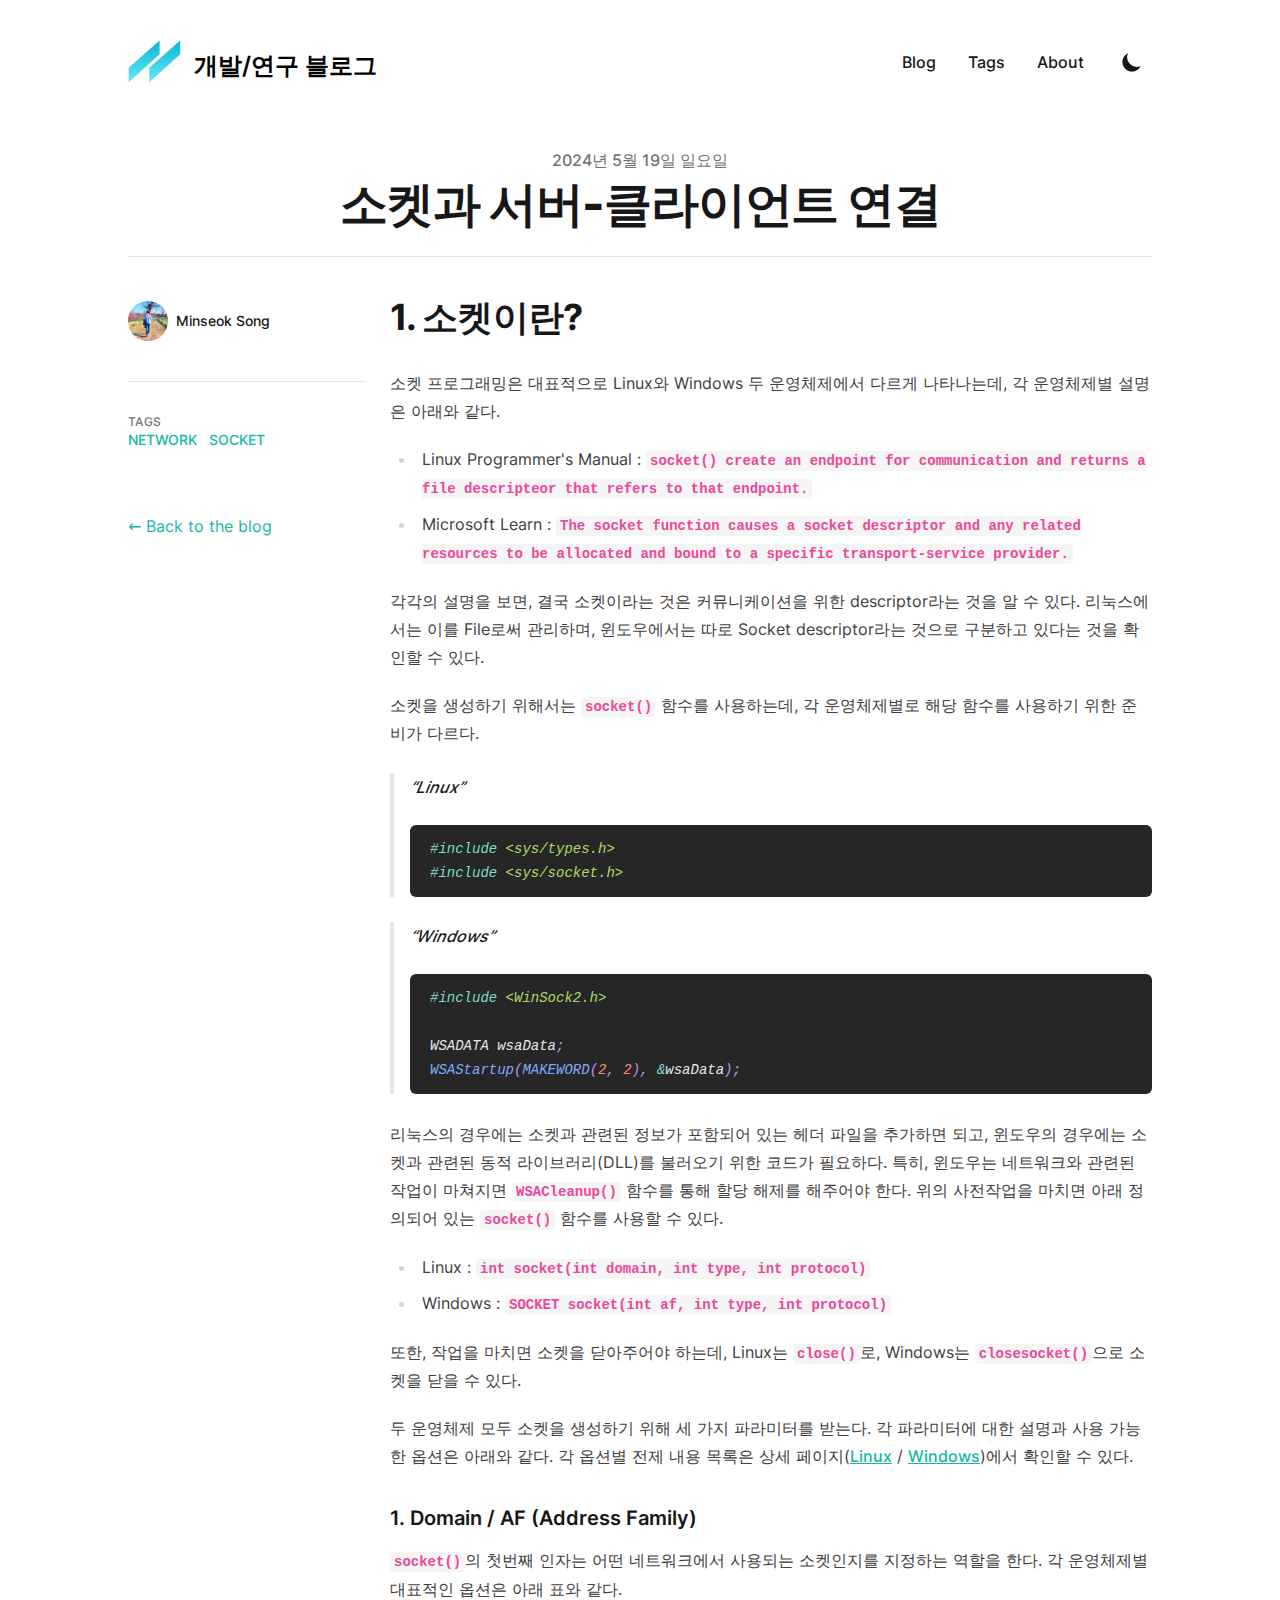
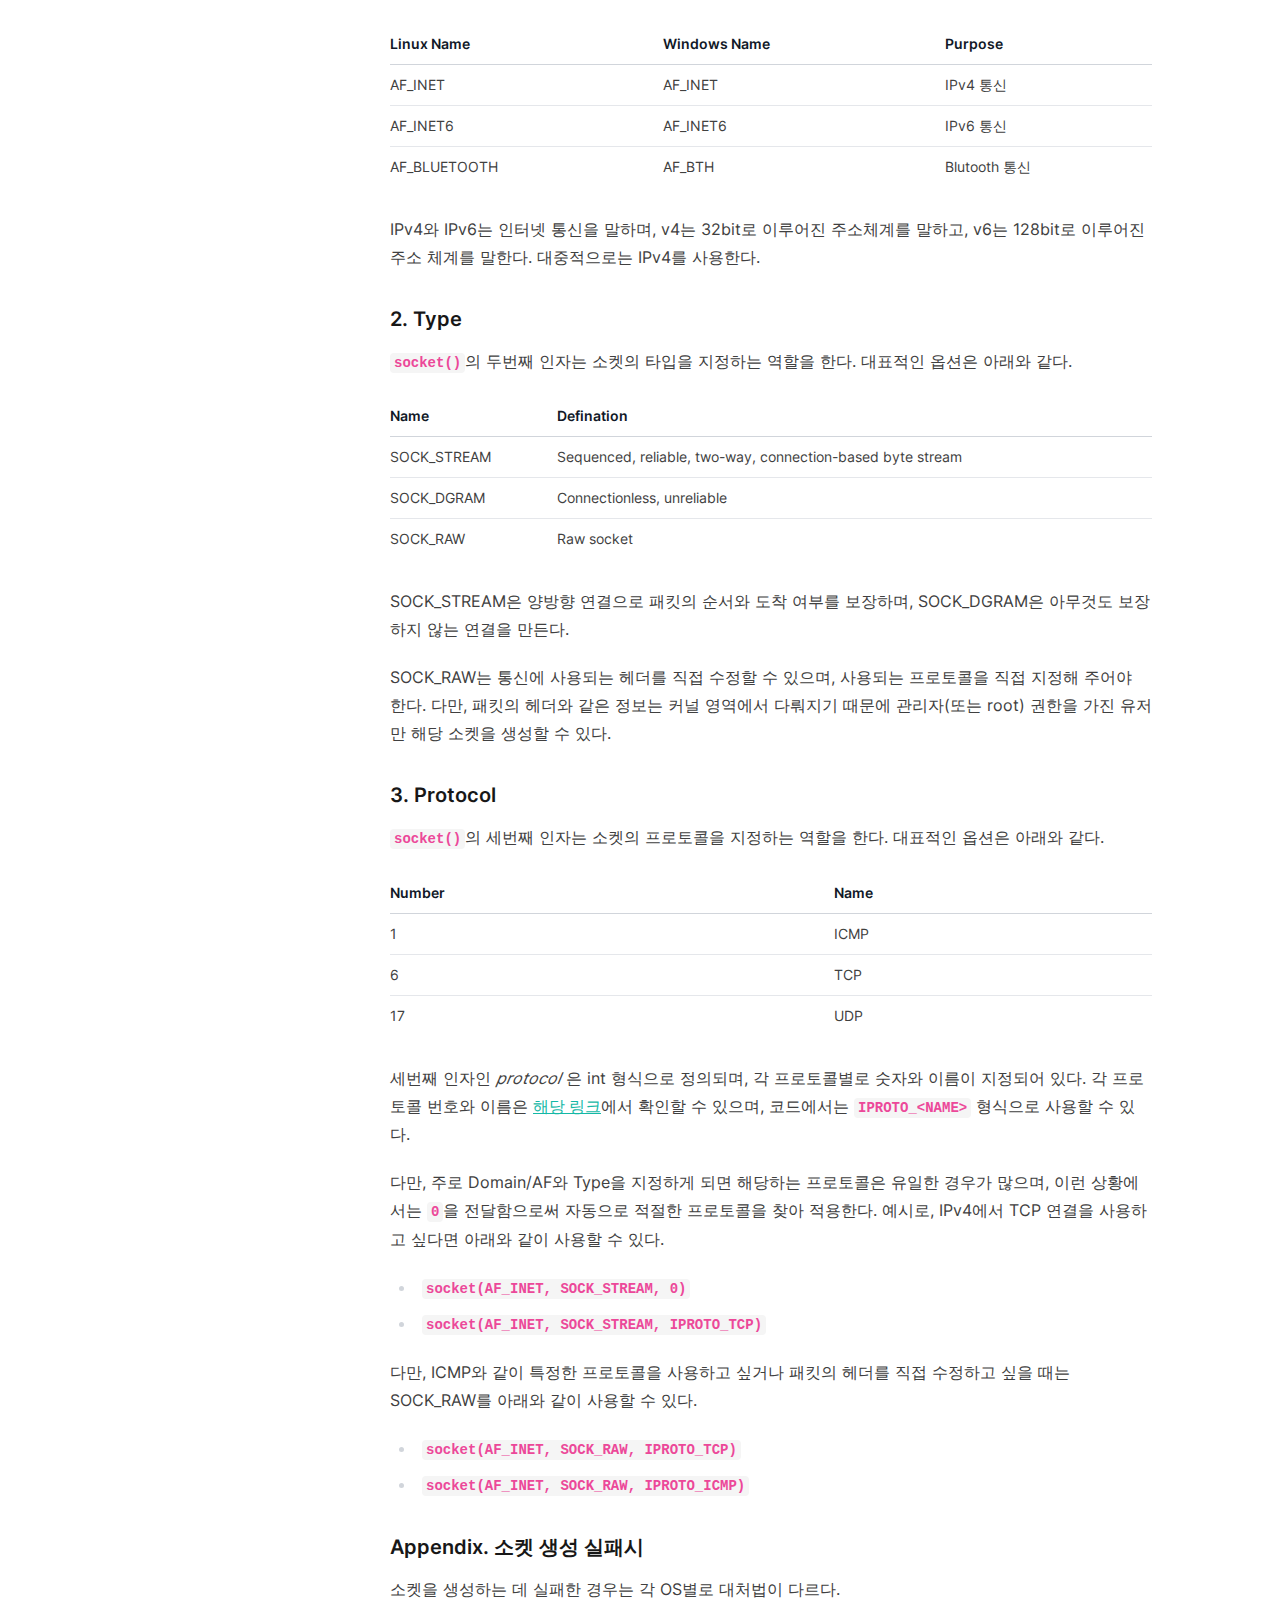
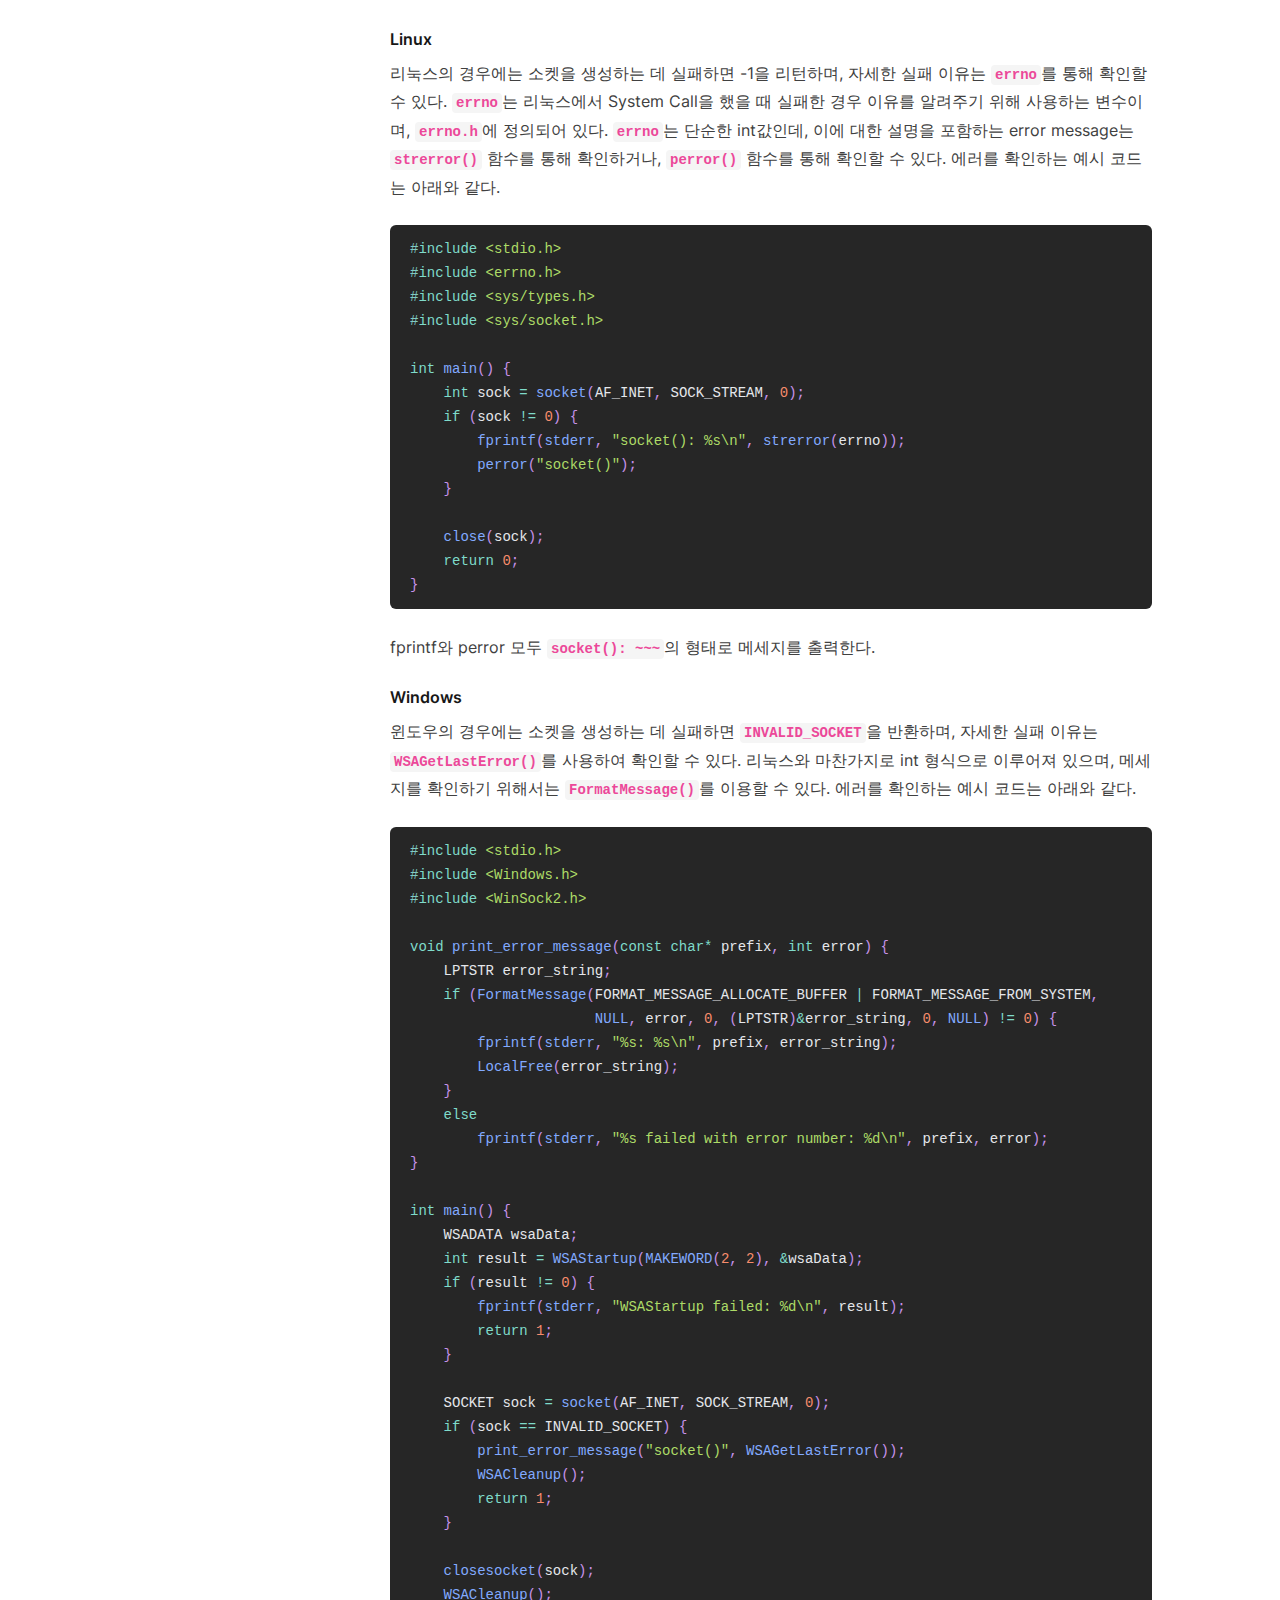
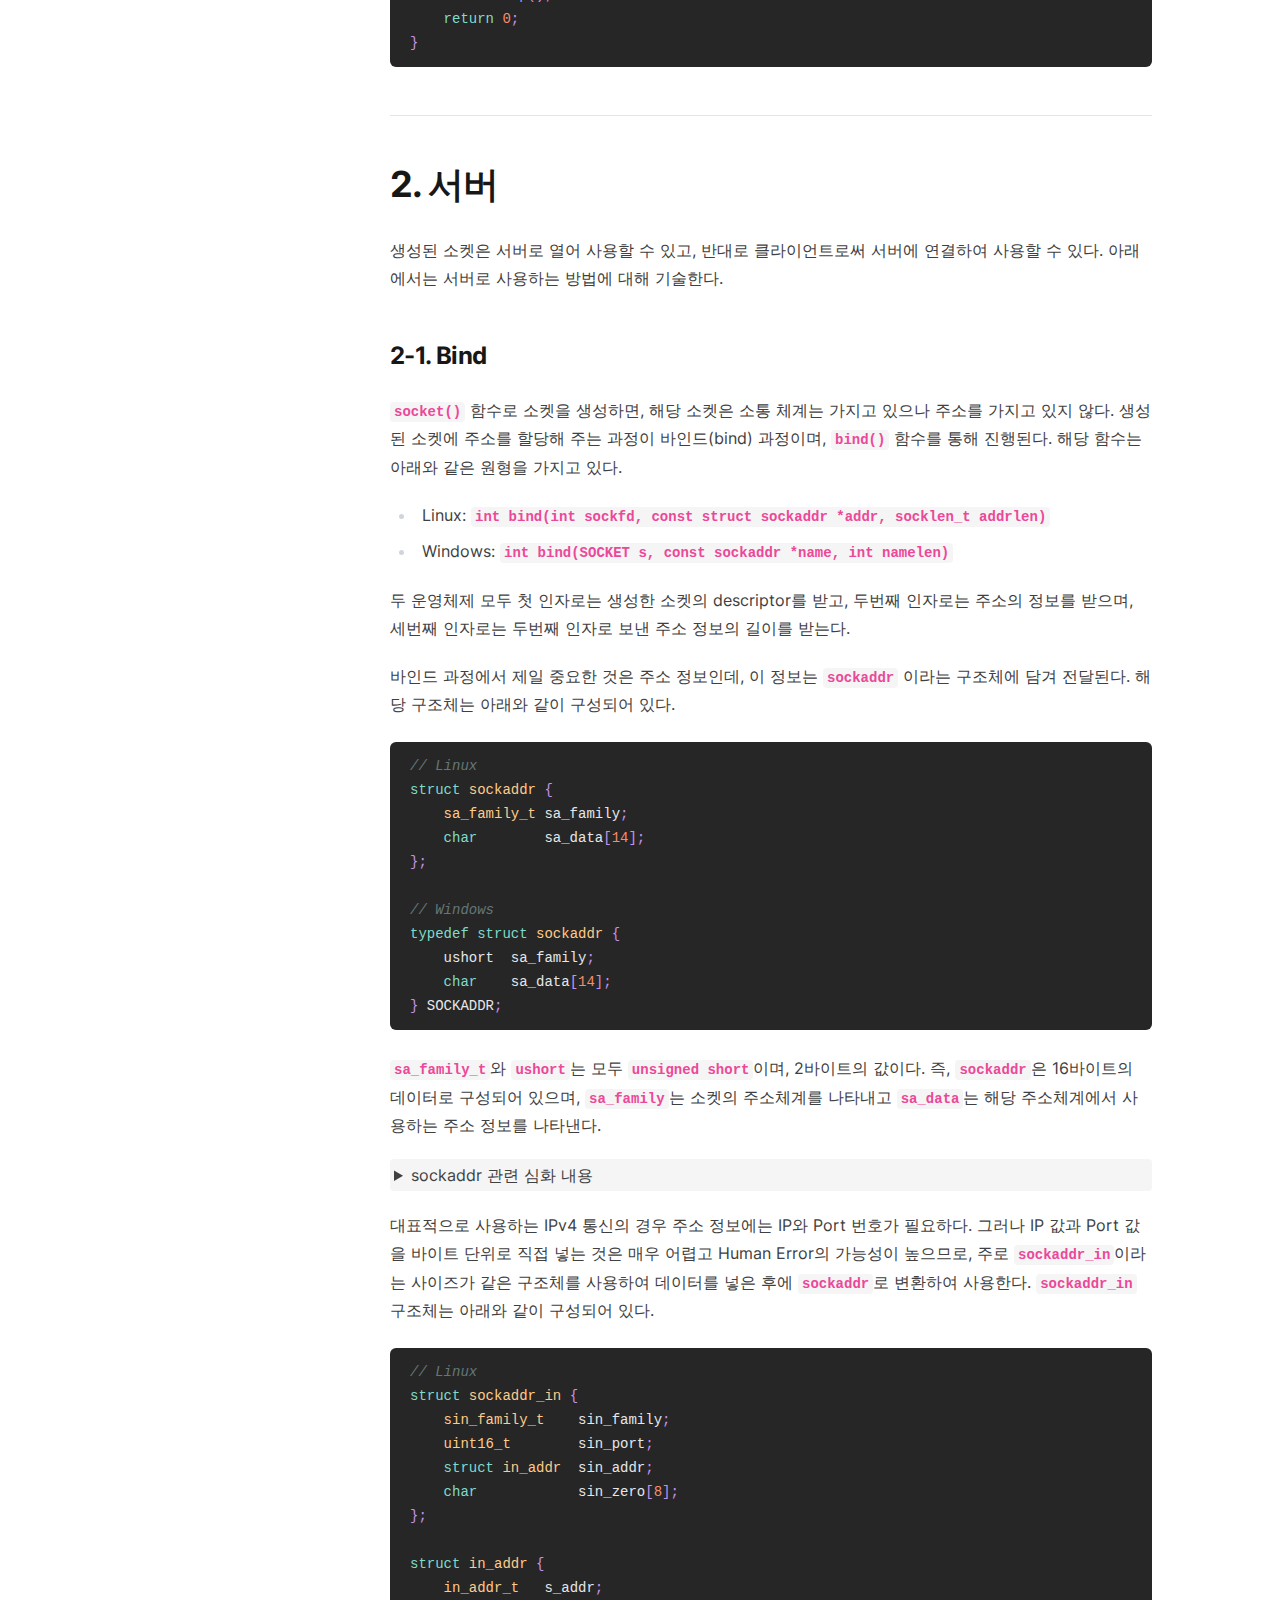
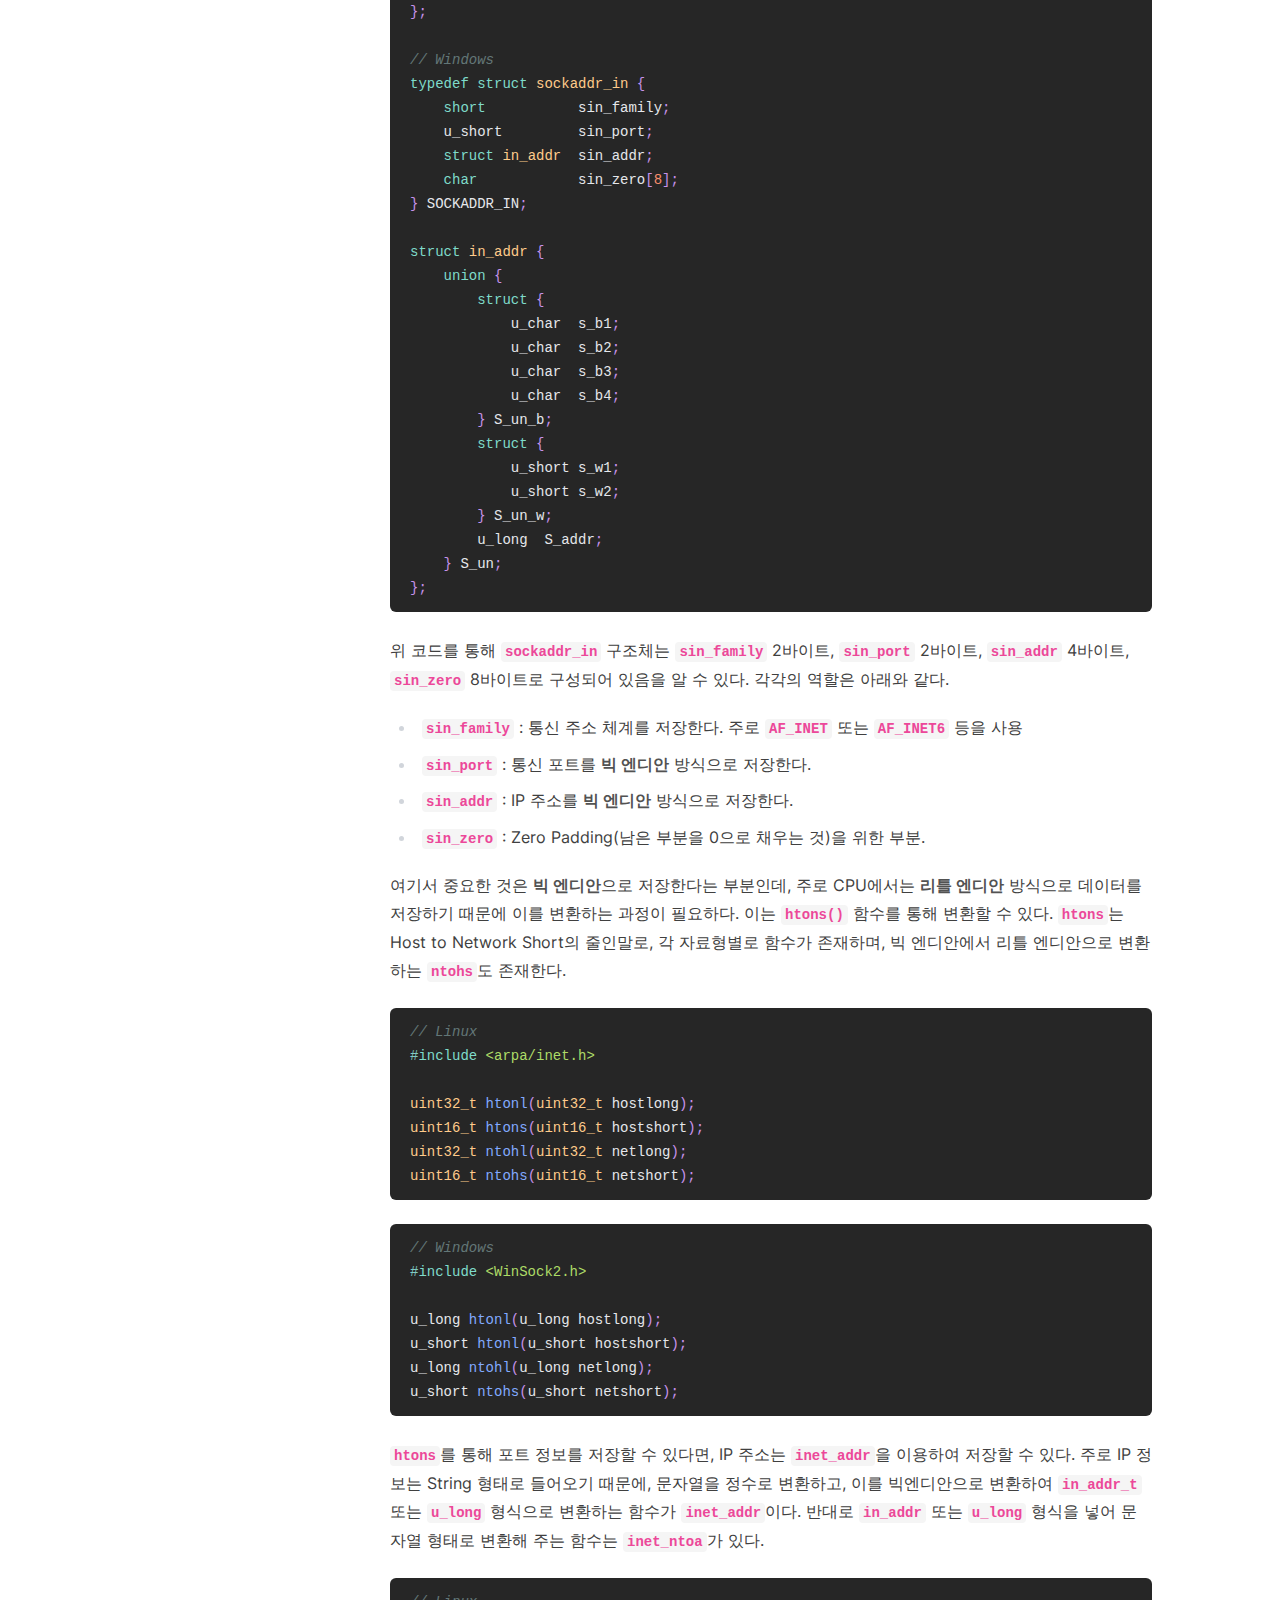
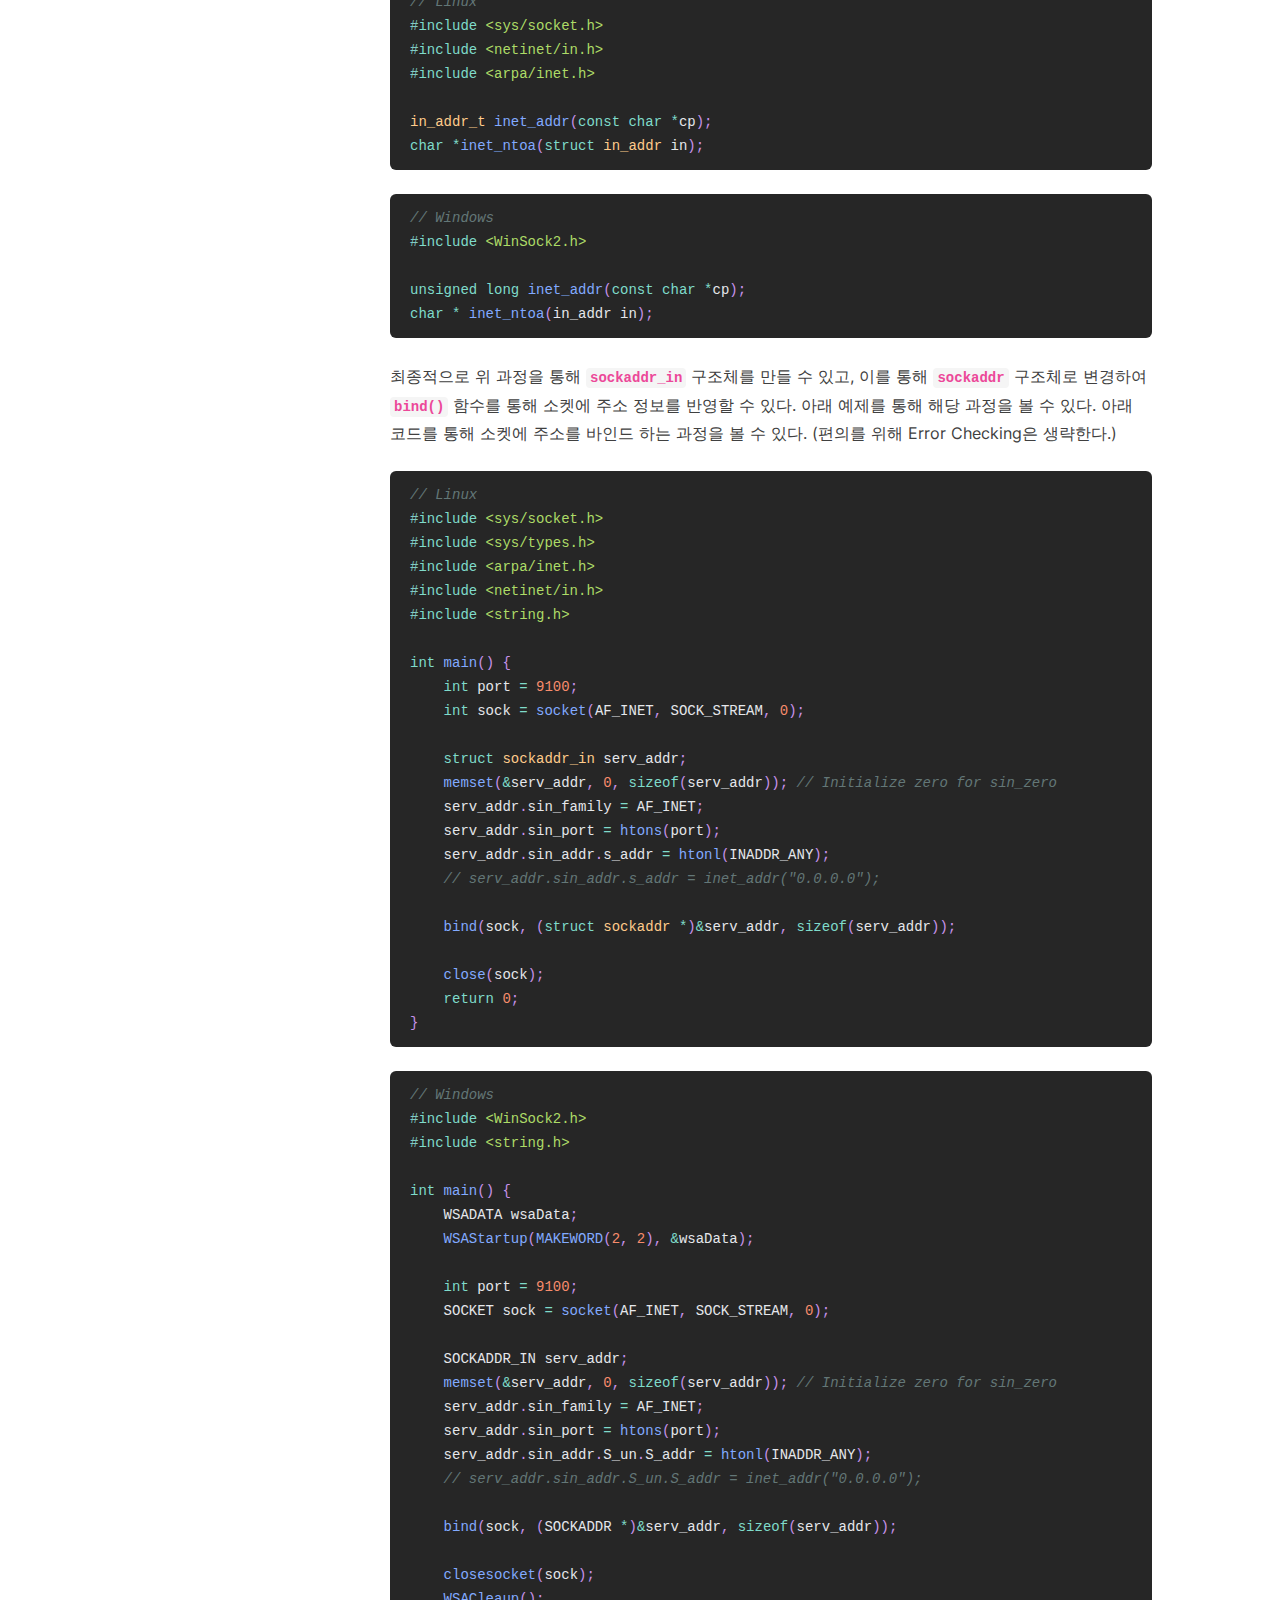
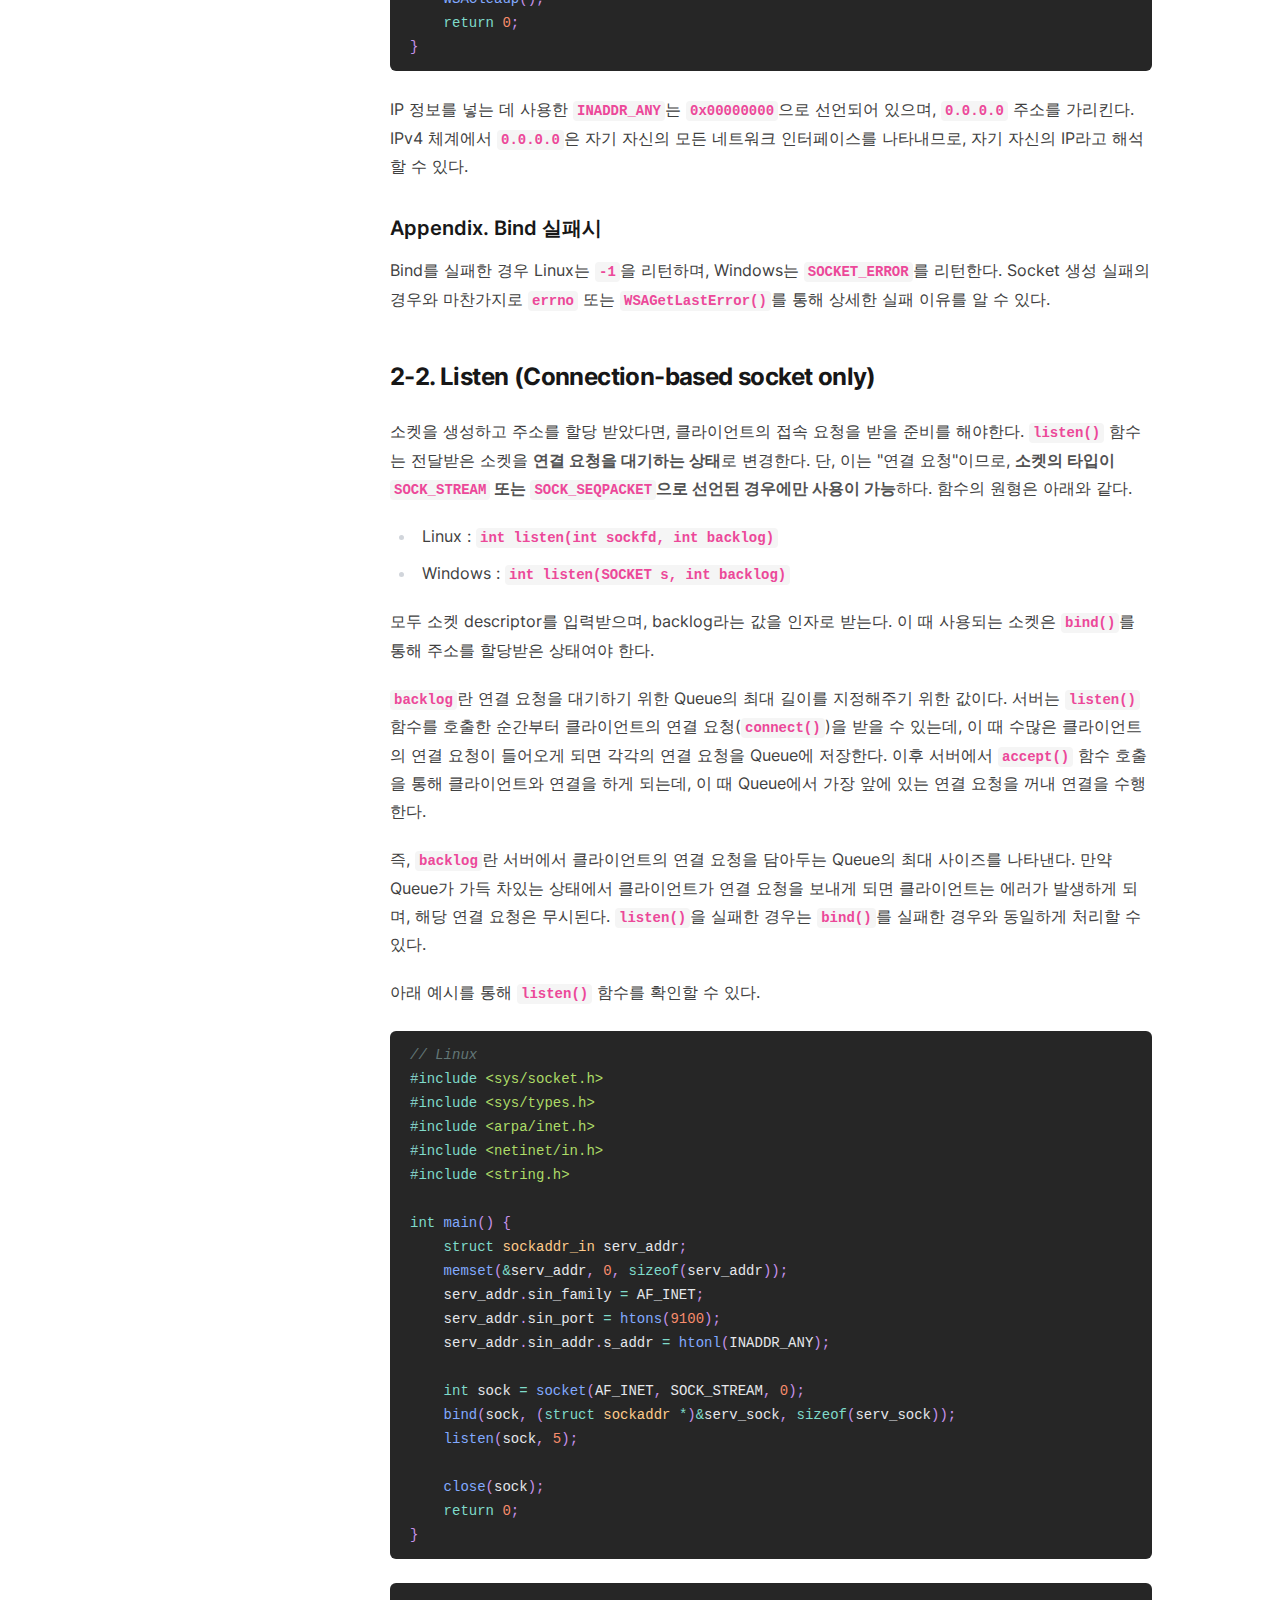
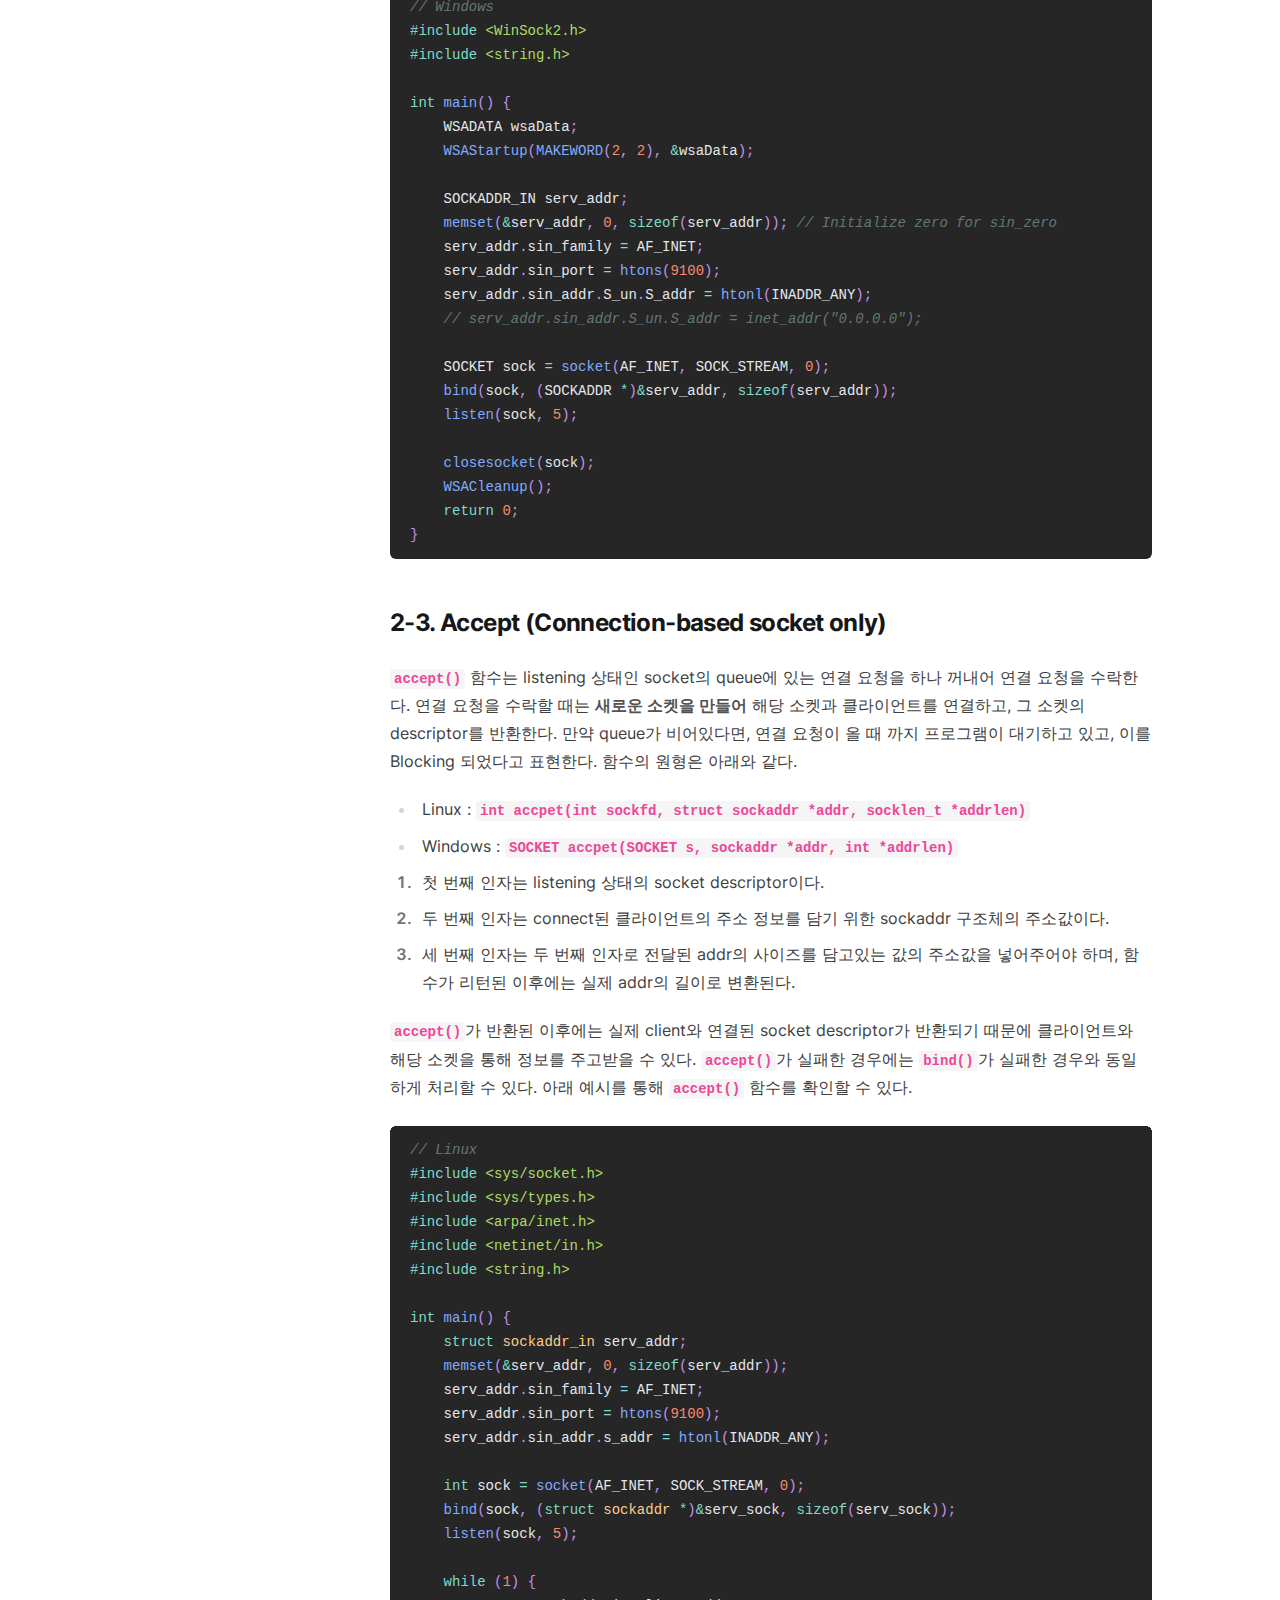
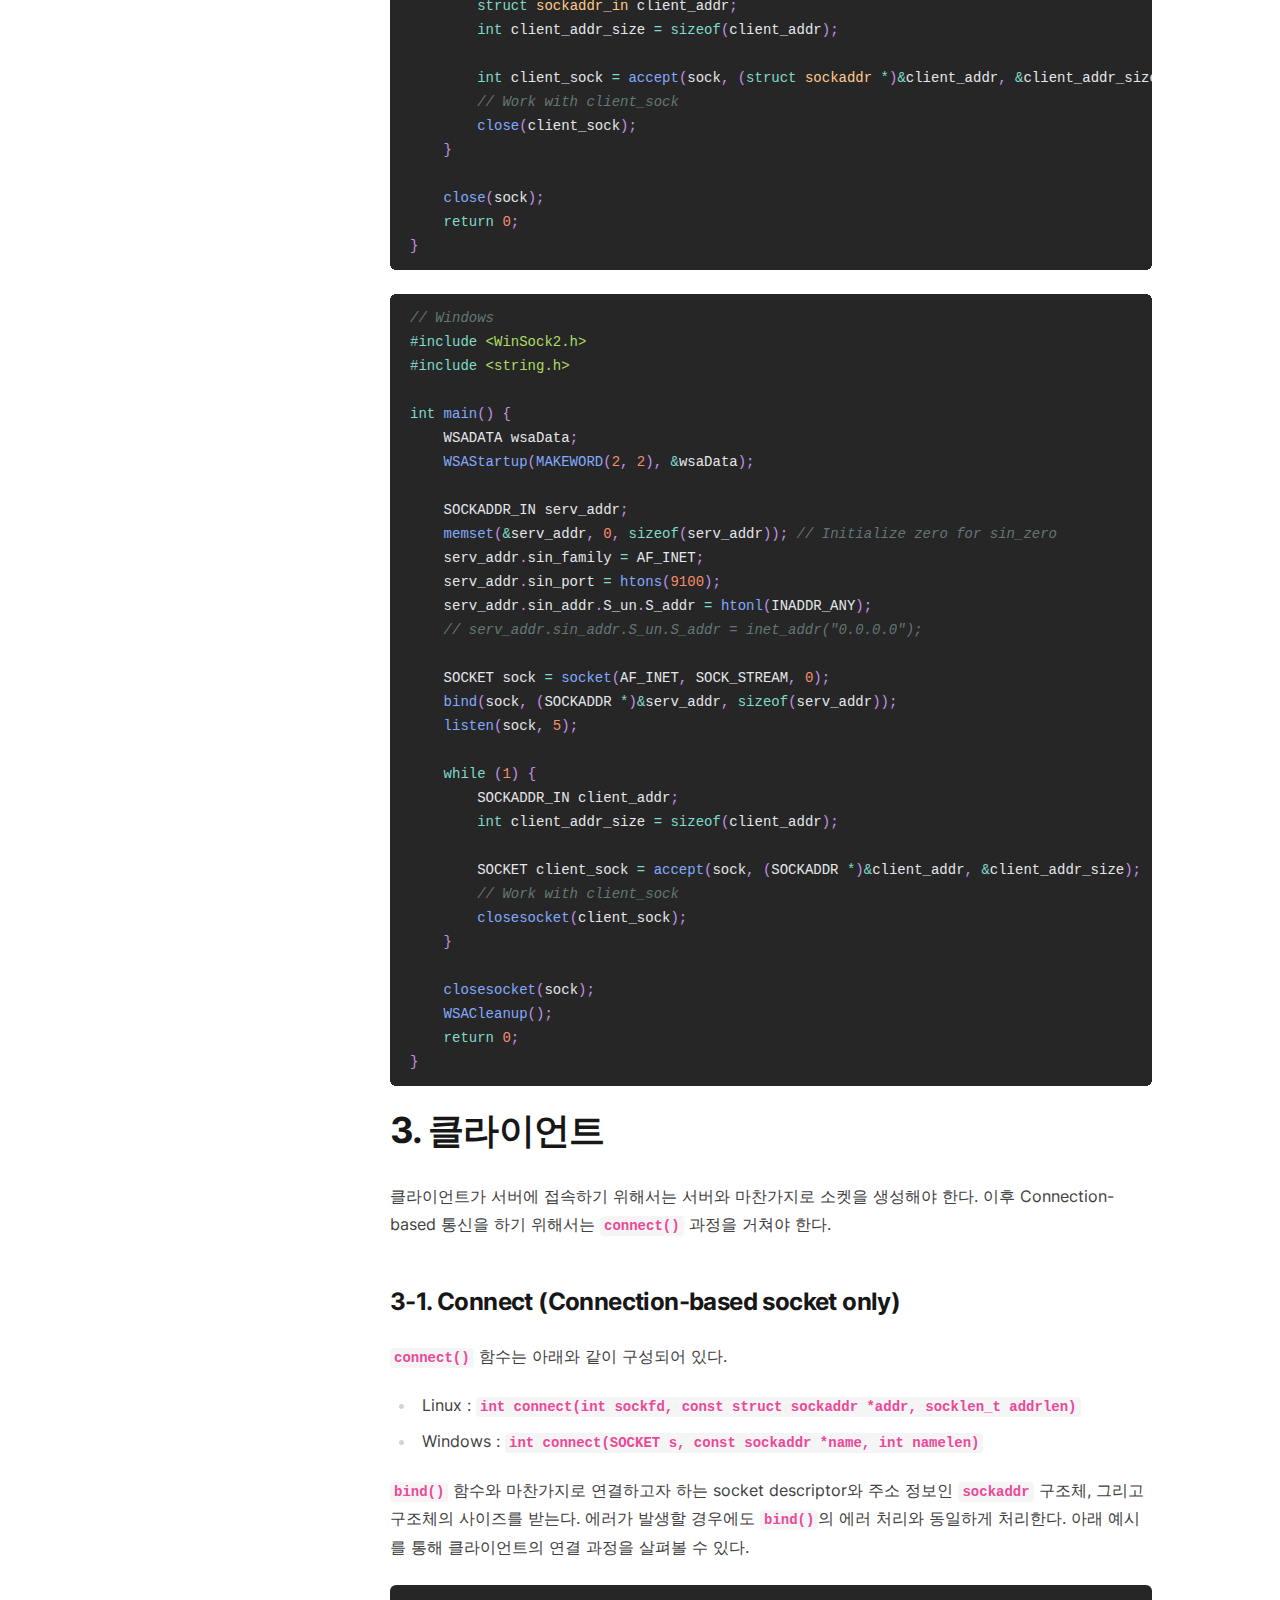
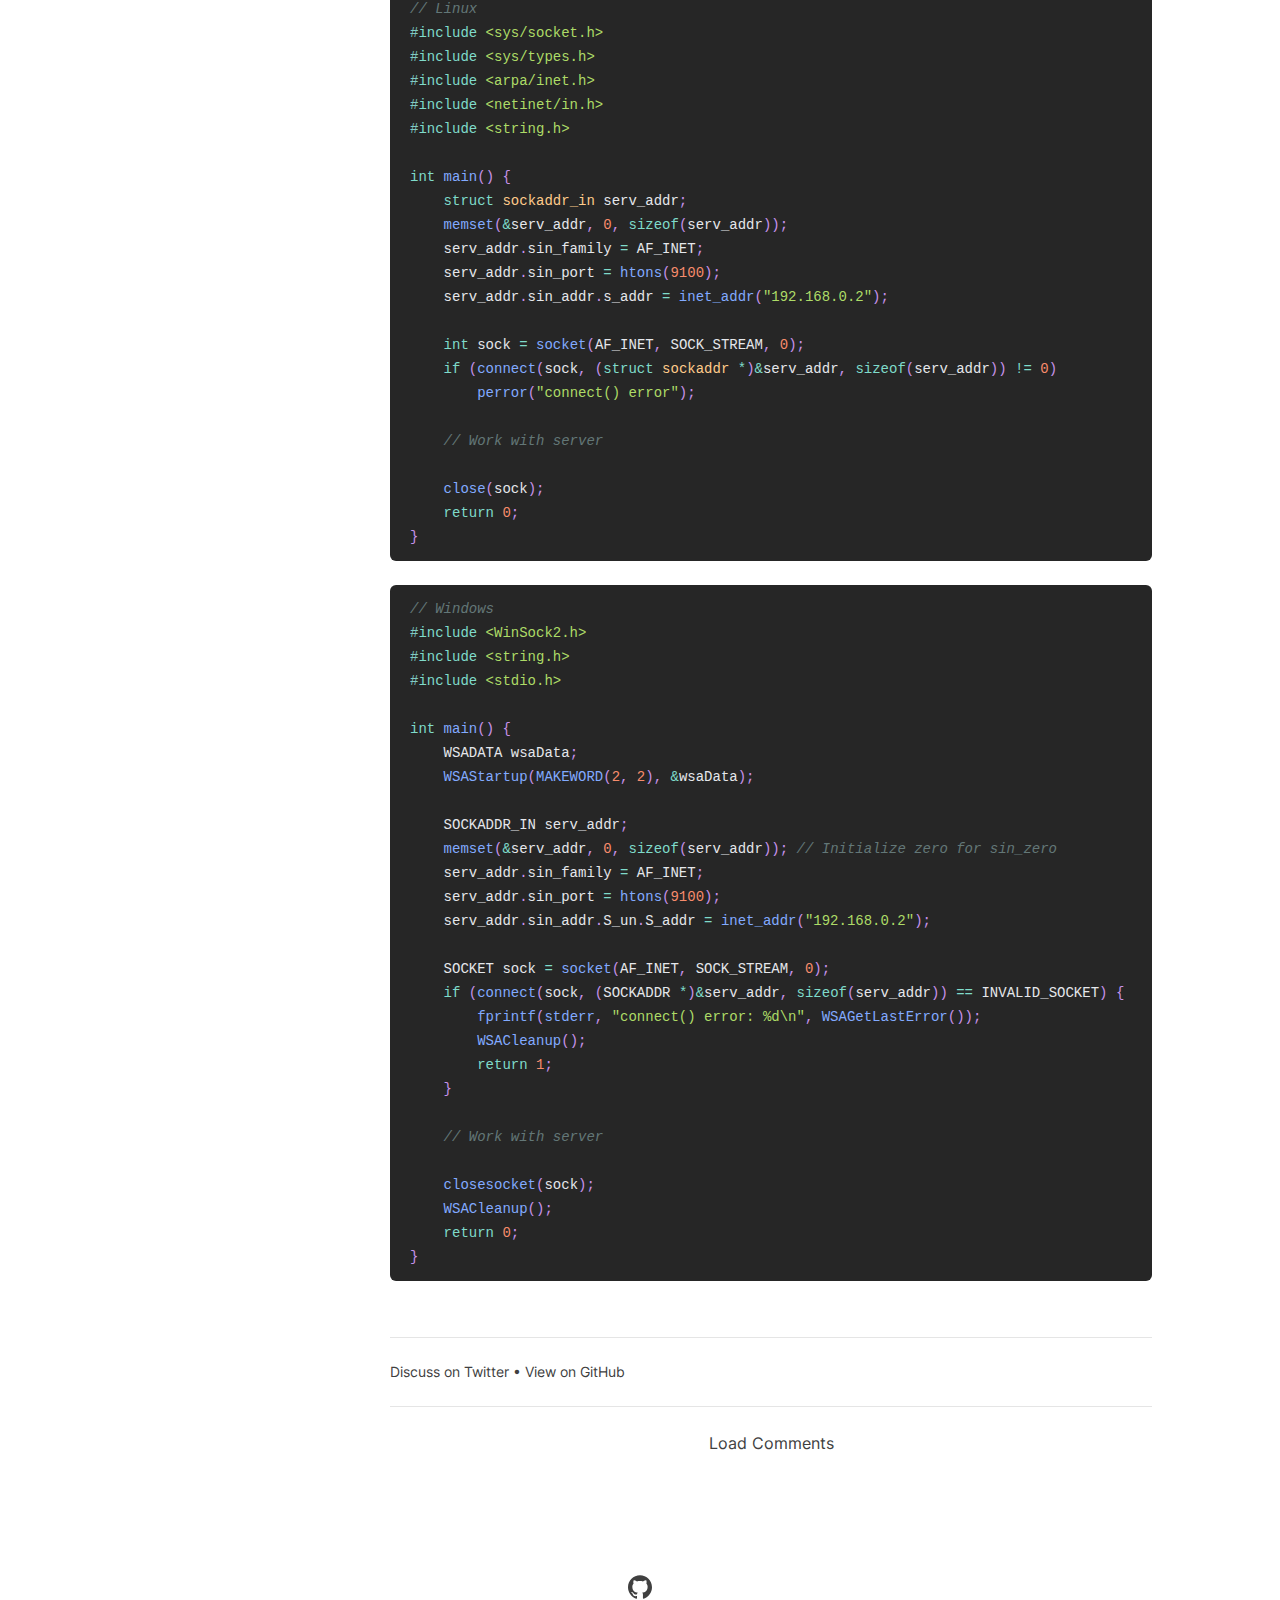
<file: blog/network/240519 소켓과 서버-클라이언트 연결.html>
<!DOCTYPE html><html lang="en" class="scroll-smooth"><head><link rel="apple-touch-icon" sizes="76x76" href="/static/favicons/apple-touch-icon.png"/><link rel="icon" type="image/png" sizes="32x32" href="/static/favicons/favicon-32x32.png"/><link rel="icon" type="image/png" sizes="16x16" href="/static/favicons/favicon-16x16.png"/><link rel="manifest" href="/static/favicons/site.webmanifest"/><link rel="mask-icon" href="/static/favicons/safari-pinned-tab.svg" color="#5bbad5"/><meta name="msapplication-TileColor" content="#000000"/><meta name="theme-color" content="#000000"/><link rel="alternate" type="application/rss+xml" href="/feed.xml"/><meta charSet="utf-8"/><script>!function(){try {var d=document.documentElement.classList;d.remove('light','dark');var e=localStorage.getItem('theme');if("system"===e||(!e&&true)){var t="(prefers-color-scheme: dark)",m=window.matchMedia(t);m.media!==t||m.matches?d.add('dark'):d.add('light')}else if(e) d.add(e)}catch(e){}}()</script><meta content="width=device-width, initial-scale=1" name="viewport"/><title>소켓과 서버-클라이언트 연결</title><meta name="robots" content="follow, index"/><meta name="description" content="네트워크 프로그래밍에서의 소켓과 서버-클라이언트를 연결하기 위한 내용"/><meta property="og:url" content="https://MS-Harine.github.io/blog/network/240519%20%EC%86%8C%EC%BC%93%EA%B3%BC%20%EC%84%9C%EB%B2%84-%ED%81%B4%EB%9D%BC%EC%9D%B4%EC%96%B8%ED%8A%B8%20%EC%97%B0%EA%B2%B0"/><meta property="og:type" content="article"/><meta property="og:site_name" content="Harine Blog"/><meta property="og:description" content="네트워크 프로그래밍에서의 소켓과 서버-클라이언트를 연결하기 위한 내용"/><meta property="og:title" content="소켓과 서버-클라이언트 연결"/><meta property="og:image" content="https://MS-Harine.github.io"/><meta name="twitter:card" content="summary_large_image"/><meta name="twitter:site" content=""/><meta name="twitter:title" content="소켓과 서버-클라이언트 연결"/><meta name="twitter:description" content="네트워크 프로그래밍에서의 소켓과 서버-클라이언트를 연결하기 위한 내용"/><meta name="twitter:image" content="https://MS-Harine.github.io"/><link rel="canonical" href="https://MS-Harine.github.io/blog/network/240519%20%EC%86%8C%EC%BC%93%EA%B3%BC%20%EC%84%9C%EB%B2%84-%ED%81%B4%EB%9D%BC%EC%9D%B4%EC%96%B8%ED%8A%B8%20%EC%97%B0%EA%B2%B0"/><meta property="article:published_time" content="2024-05-19T00:00:00.000Z"/><script type="application/ld+json">{
  "@context": "https://schema.org",
  "@type": "Article",
  "mainEntityOfPage": {
    "@type": "WebPage",
    "@id": "https://MS-Harine.github.io/blog/network/240519 소켓과 서버-클라이언트 연결"
  },
  "headline": "소켓과 서버-클라이언트 연결",
  "image": [
    {
      "@type": "ImageObject",
      "url": "https://MS-Harine.github.io"
    }
  ],
  "datePublished": "2024-05-19T00:00:00.000Z",
  "dateModified": "2024-05-19T00:00:00.000Z",
  "author": [
    {
      "@type": "Person",
      "name": "Minseok Song"
    }
  ],
  "publisher": {
    "@type": "Organization",
    "name": "Minseok Song",
    "logo": {
      "@type": "ImageObject",
      "url": "https://MS-Harine.github.io/static/images/logo.png"
    }
  },
  "description": "네트워크 프로그래밍에서의 소켓과 서버-클라이언트를 연결하기 위한 내용"
}</script><meta name="next-head-count" content="20"/><link rel="preload" href="/_next/static/css/e0d2e720fb88c963.css" as="style"/><link rel="stylesheet" href="/_next/static/css/e0d2e720fb88c963.css" data-n-g=""/><noscript data-n-css=""></noscript><script defer="" nomodule="" src="/_next/static/chunks/polyfills-5cd94c89d3acac5f.js"></script><script src="/_next/static/chunks/webpack-b67a97a3d8a4567e.js" defer=""></script><script src="/_next/static/chunks/main-1d0a440f578dc651.js" defer=""></script><script src="/_next/static/chunks/pages/_app-54d783c9424f6f6d.js" defer=""></script><script src="/_next/static/chunks/framework-327e104994690a53.js" defer=""></script><script src="/_next/static/chunks/545-5dbc8390c9ce3f6a.js" defer=""></script><script src="/_next/static/chunks/460-22cc927159eb6714.js" defer=""></script><script src="/_next/static/chunks/pages/blog/%5B...slug%5D-35654c954ba2d9f7.js" defer=""></script><script src="/_next/static/X1svkmAzoXyPJ4TDo0lmL/_buildManifest.js" defer=""></script><script src="/_next/static/X1svkmAzoXyPJ4TDo0lmL/_ssgManifest.js" defer=""></script><script src="/_next/static/X1svkmAzoXyPJ4TDo0lmL/_middlewareManifest.js" defer=""></script></head><body class="bg-white text-black antialiased dark:bg-gray-900 dark:text-white"><div id="__next" data-reactroot=""><div class="mx-auto max-w-3xl px-4 sm:px-6 xl:max-w-5xl xl:px-0"><div class="flex h-screen flex-col justify-between"><header class="flex items-center justify-between py-10"><div><a aria-label="개발/연구 블로그" href="/"><div class="flex items-center justify-between"><div class="mr-3"><svg xmlns="http://www.w3.org/2000/svg" xmlns:xlink="http://www.w3.org/1999/xlink" viewBox="344.564 330.278 111.737 91.218" width="53.87" height="43.61"><defs><linearGradient id="logo_svg__b" gradientUnits="userSpaceOnUse" x1="420.97" y1="331.28" x2="420.97" y2="418.5"><stop style="stop-color:#06b6d4;stop-opacity:1" offset="0%"></stop><stop style="stop-color:#67e8f9;stop-opacity:1" offset="100%"></stop></linearGradient><linearGradient id="logo_svg__d" gradientUnits="userSpaceOnUse" x1="377.89" y1="331.28" x2="377.89" y2="418.5"><stop style="stop-color:#06b6d4;stop-opacity:1" offset="0%"></stop><stop style="stop-color:#67e8f9;stop-opacity:1" offset="100%"></stop></linearGradient><path d="M453.3 331.28v28.57l-64.66 58.65v-30.08l64.66-57.14Z" id="logo_svg__a"></path><path d="M410.23 331.28v28.57l-64.67 58.65v-30.08l64.67-57.14Z" id="logo_svg__c"></path></defs><use xlink:href="#logo_svg__a" fill="url(#logo_svg__b)"></use><use xlink:href="#logo_svg__c" fill="url(#logo_svg__d)"></use></svg></div><div class="hidden h-6 text-2xl font-semibold sm:block">개발/연구 블로그</div></div></a></div><div class="flex items-center text-base leading-5"><div class="hidden sm:block"><a class="p-1 font-medium text-gray-900 dark:text-gray-100 sm:p-4" href="/blog">Blog</a><a class="p-1 font-medium text-gray-900 dark:text-gray-100 sm:p-4" href="/tags">Tags</a><a class="p-1 font-medium text-gray-900 dark:text-gray-100 sm:p-4" href="/about">About</a></div><button aria-label="Toggle Dark Mode" type="button" class="ml-1 mr-1 h-8 w-8 rounded p-1 sm:ml-4"><svg xmlns="http://www.w3.org/2000/svg" viewBox="0 0 20 20" fill="currentColor" class="text-gray-900 dark:text-gray-100"><path d="M17.293 13.293A8 8 0 016.707 2.707a8.001 8.001 0 1010.586 10.586z"></path></svg></button><div class="sm:hidden"><button type="button" class="ml-1 mr-1 h-8 w-8 rounded py-1" aria-label="Toggle Menu"><svg xmlns="http://www.w3.org/2000/svg" viewBox="0 0 20 20" fill="currentColor" class="text-gray-900 dark:text-gray-100"><path fill-rule="evenodd" d="M3 5a1 1 0 011-1h12a1 1 0 110 2H4a1 1 0 01-1-1zM3 10a1 1 0 011-1h12a1 1 0 110 2H4a1 1 0 01-1-1zM3 15a1 1 0 011-1h12a1 1 0 110 2H4a1 1 0 01-1-1z" clip-rule="evenodd"></path></svg></button><div class="fixed top-24 right-0 z-10 h-full w-full transform bg-gray-200 opacity-95 duration-300 ease-in-out dark:bg-gray-800 translate-x-full"><button type="button" aria-label="toggle modal" class="fixed h-full w-full cursor-auto focus:outline-none"></button><nav class="fixed mt-8 h-full"><div class="px-12 py-4"><a class="text-2xl font-bold tracking-widest text-gray-900 dark:text-gray-100" href="/blog">Blog</a></div><div class="px-12 py-4"><a class="text-2xl font-bold tracking-widest text-gray-900 dark:text-gray-100" href="/tags">Tags</a></div><div class="px-12 py-4"><a class="text-2xl font-bold tracking-widest text-gray-900 dark:text-gray-100" href="/about">About</a></div></nav></div></div></div></header><main class="mb-auto"><div class="mx-auto max-w-3xl px-4 sm:px-6 xl:max-w-5xl xl:px-0"><div class="fixed right-8 bottom-8 hidden flex-col gap-3 md:hidden"><button aria-label="Scroll To Comment" type="button" class="rounded-full bg-gray-200 p-2 text-gray-500 transition-all hover:bg-gray-300 dark:bg-gray-700 dark:text-gray-400 dark:hover:bg-gray-600"><svg class="h-5 w-5" viewBox="0 0 20 20" fill="currentColor"><path fill-rule="evenodd" d="M18 10c0 3.866-3.582 7-8 7a8.841 8.841 0 01-4.083-.98L2 17l1.338-3.123C2.493 12.767 2 11.434 2 10c0-3.866 3.582-7 8-7s8 3.134 8 7zM7 9H5v2h2V9zm8 0h-2v2h2V9zM9 9h2v2H9V9z" clip-rule="evenodd"></path></svg></button><button aria-label="Scroll To Top" type="button" class="rounded-full bg-gray-200 p-2 text-gray-500 transition-all hover:bg-gray-300 dark:bg-gray-700 dark:text-gray-400 dark:hover:bg-gray-600"><svg class="h-5 w-5" viewBox="0 0 20 20" fill="currentColor"><path fill-rule="evenodd" d="M3.293 9.707a1 1 0 010-1.414l6-6a1 1 0 011.414 0l6 6a1 1 0 01-1.414 1.414L11 5.414V17a1 1 0 11-2 0V5.414L4.707 9.707a1 1 0 01-1.414 0z" clip-rule="evenodd"></path></svg></button></div><article><div class="xl:divide-y xl:divide-gray-200 xl:dark:divide-gray-700"><header class="pt-6 xl:pb-6"><div class="space-y-1 text-center"><dl class="space-y-10"><div><dt class="sr-only">Published on</dt><dd class="text-base font-medium leading-6 text-gray-500 dark:text-gray-400"><time dateTime="2024-05-19T00:00:00.000Z">2024년 5월 19일 일요일</time></dd></div></dl><div><h1 class="text-3xl font-extrabold leading-9 tracking-tight text-gray-900 dark:text-gray-100 sm:text-4xl sm:leading-10 md:text-5xl md:leading-14">소켓과 서버-클라이언트 연결</h1></div></div></header><div class="divide-y divide-gray-200 pb-8 dark:divide-gray-700 xl:grid xl:grid-cols-4 xl:gap-x-6 xl:divide-y-0" style="grid-template-rows:auto 1fr"><dl class="pt-6 pb-10 xl:border-b xl:border-gray-200 xl:pt-11 xl:dark:border-gray-700"><dt class="sr-only">Authors</dt><dd><ul class="flex justify-center space-x-8 sm:space-x-12 xl:block xl:space-x-0 xl:space-y-8"><li class="flex items-center space-x-2"><img src="/static/images/avatar.jpg" width="38px" height="38px" alt="avatar" class="h-10 w-10 rounded-full"/><dl class="whitespace-nowrap text-sm font-medium leading-5"><dt class="sr-only">Name</dt><dd class="text-gray-900 dark:text-gray-100">Minseok Song</dd><dt class="sr-only">Twitter</dt><dd></dd></dl></li></ul></dd></dl><div class="divide-y divide-gray-200 dark:divide-gray-700 xl:col-span-3 xl:row-span-2 xl:pb-0"><div class="prose max-w-none pt-10 pb-8 dark:prose-dark"><h1 id="1-소켓이란"><a href="#1-소켓이란" aria-hidden="true" tabindex="-1"><span class="icon icon-link"></span></a>1. 소켓이란?</h1><p>소켓 프로그래밍은 대표적으로 Linux와 Windows 두 운영체제에서 다르게 나타나는데, 각 운영체제별 설명은 아래와 같다.</p><ul><li>Linux Programmer&#x27;s Manual : <code>socket() create an endpoint for communication and returns a file descripteor that refers to that endpoint.</code></li><li>Microsoft Learn : <code>The socket function causes a socket descriptor and any related resources to be allocated and bound to a specific transport-service provider.</code></li></ul><p>각각의 설명을 보면, 결국 소켓이라는 것은 커뮤니케이션을 위한 descriptor라는 것을 알 수 있다. 리눅스에서는 이를 File로써 관리하며, 윈도우에서는 따로 Socket descriptor라는 것으로 구분하고 있다는 것을 확인할 수 있다.</p><p>소켓을 생성하기 위해서는 <code>socket()</code> 함수를 사용하는데, 각 운영체제별로 해당 함수를 사용하기 위한 준비가 다르다.</p><blockquote><p>Linux</p><div class="relative"><pre><code class="code-highlight language-C"><span class="code-line"><span class="token macro property"><span class="token directive-hash">#</span><span class="token keyword directive">include</span> <span class="token string">&lt;sys/types.h&gt;</span></span>
</span><span class="code-line"><span class="token macro property"><span class="token directive-hash">#</span><span class="token keyword directive">include</span> <span class="token string">&lt;sys/socket.h&gt;</span></span>
</span></code></pre></div></blockquote><blockquote><p>Windows</p><div class="relative"><pre><code class="code-highlight language-C"><span class="code-line"><span class="token macro property"><span class="token directive-hash">#</span><span class="token keyword directive">include</span> <span class="token string">&lt;WinSock2.h&gt;</span></span>
</span><span class="code-line">
</span><span class="code-line">WSADATA wsaData<span class="token punctuation">;</span>
</span><span class="code-line"><span class="token function">WSAStartup</span><span class="token punctuation">(</span><span class="token function">MAKEWORD</span><span class="token punctuation">(</span><span class="token number">2</span><span class="token punctuation">,</span> <span class="token number">2</span><span class="token punctuation">)</span><span class="token punctuation">,</span> <span class="token operator">&amp;</span>wsaData<span class="token punctuation">)</span><span class="token punctuation">;</span>
</span></code></pre></div></blockquote><p>리눅스의 경우에는 소켓과 관련된 정보가 포함되어 있는 헤더 파일을 추가하면 되고, 윈도우의 경우에는 소켓과 관련된 동적 라이브러리(DLL)를 불러오기 위한 코드가 필요하다. 특히, 윈도우는 네트워크와 관련된 작업이 마쳐지면 <code>WSACleanup()</code> 함수를 통해 할당 해제를 해주어야 한다. 위의 사전작업을 마치면 아래 정의되어 있는 <code>socket()</code> 함수를 사용할 수 있다.</p><ul><li>Linux : <code>int socket(int domain, int type, int protocol)</code></li><li>Windows : <code>SOCKET socket(int af, int type, int protocol)</code></li></ul><p>또한, 작업을 마치면 소켓을 닫아주어야 하는데, Linux는 <code>close()</code>로, Windows는 <code>closesocket()</code>으로 소켓을 닫을 수 있다.</p><p>두 운영체제 모두 소켓을 생성하기 위해 세 가지 파라미터를 받는다. 각 파라미터에 대한 설명과 사용 가능한 옵션은 아래와 같다. 각 옵션별 전제 내용 목록은 상세 페이지(<a target="_blank" rel="noopener noreferrer" href="https://man7.org/linux/man-pages/man2/socket.2.html">Linux</a> / <a target="_blank" rel="noopener noreferrer" href="https://learn.microsoft.com/ko-kr/windows/win32/api/winsock2/nf-winsock2-socket">Windows</a>)에서 확인할 수 있다.</p><h3 id="1-domain--af-address-family"><a href="#1-domain--af-address-family" aria-hidden="true" tabindex="-1"><span class="icon icon-link"></span></a>1. Domain / AF (Address Family)</h3><p><code>socket()</code>의 첫번째 인자는 어떤 네트워크에서 사용되는 소켓인지를 지정하는 역할을 한다. 각 운영체제별 대표적인 옵션은 아래 표와 같다.</p><table><thead><tr><th align="none">Linux Name</th><th align="none">Windows Name</th><th align="none">Purpose</th></tr></thead><tbody><tr><td align="none">AF_INET</td><td align="none">AF_INET</td><td align="none">IPv4 통신</td></tr><tr><td align="none">AF_INET6</td><td align="none">AF_INET6</td><td align="none">IPv6 통신</td></tr><tr><td align="none">AF_BLUETOOTH</td><td align="none">AF_BTH</td><td align="none">Blutooth 통신</td></tr></tbody></table><p>IPv4와 IPv6는 인터넷 통신을 말하며, v4는 32bit로 이루어진 주소체계를 말하고, v6는 128bit로 이루어진 주소 체계를 말한다. 대중적으로는 IPv4를 사용한다.</p><h3 id="2-type"><a href="#2-type" aria-hidden="true" tabindex="-1"><span class="icon icon-link"></span></a>2. Type</h3><p><code>socket()</code>의 두번째 인자는 소켓의 타입을 지정하는 역할을 한다. 대표적인 옵션은 아래와 같다.</p><table><thead><tr><th align="none">Name</th><th align="none">Defination</th></tr></thead><tbody><tr><td align="none">SOCK_STREAM</td><td align="none">Sequenced, reliable, two-way, connection-based byte stream</td></tr><tr><td align="none">SOCK_DGRAM</td><td align="none">Connectionless, unreliable</td></tr><tr><td align="none">SOCK_RAW</td><td align="none">Raw socket</td></tr></tbody></table><p>SOCK_STREAM은 양방향 연결으로 패킷의 순서와 도착 여부를 보장하며, SOCK_DGRAM은 아무것도 보장하지 않는 연결을 만든다.</p><p>SOCK_RAW는 통신에 사용되는 헤더를 직접 수정할 수 있으며, 사용되는 프로토콜을 직접 지정해 주어야 한다. 다만, 패킷의 헤더와 같은 정보는 커널 영역에서 다뤄지기 때문에 관리자(또는 root) 권한을 가진 유저만 해당 소켓을 생성할 수 있다.</p><h3 id="3-protocol"><a href="#3-protocol" aria-hidden="true" tabindex="-1"><span class="icon icon-link"></span></a>3. Protocol</h3><p><code>socket()</code>의 세번째 인자는 소켓의 프로토콜을 지정하는 역할을 한다. 대표적인 옵션은 아래와 같다.</p><table><thead><tr><th align="none">Number</th><th align="none">Name</th></tr></thead><tbody><tr><td align="none">1</td><td align="none">ICMP</td></tr><tr><td align="none">6</td><td align="none">TCP</td></tr><tr><td align="none">17</td><td align="none">UDP</td></tr></tbody></table><p>세번째 인자인 <em>protocol</em> 은 int 형식으로 정의되며, 각 프로토콜별로 숫자와 이름이 지정되어 있다. 각 프로토콜 번호와 이름은 <a target="_blank" rel="noopener noreferrer" href="https://www.iana.org/assignments/protocol-numbers/protocol-numbers.xhtml">해당 링크</a>에서 확인할 수 있으며, 코드에서는 <code>IPROTO_&lt;NAME&gt;</code> 형식으로 사용할 수 있다.</p><p>다만, 주로 Domain/AF와 Type을 지정하게 되면 해당하는 프로토콜은 유일한 경우가 많으며, 이런 상황에서는 <code>0</code>을 전달함으로써 자동으로 적절한 프로토콜을 찾아 적용한다. 예시로, IPv4에서 TCP 연결을 사용하고 싶다면 아래와 같이 사용할 수 있다.</p><ul><li><code>socket(AF_INET, SOCK_STREAM, 0)</code></li><li><code>socket(AF_INET, SOCK_STREAM, IPROTO_TCP)</code></li></ul><p>다만, ICMP와 같이 특정한 프로토콜을 사용하고 싶거나 패킷의 헤더를 직접 수정하고 싶을 때는 SOCK_RAW를 아래와 같이 사용할 수 있다.</p><ul><li><code>socket(AF_INET, SOCK_RAW, IPROTO_TCP)</code></li><li><code>socket(AF_INET, SOCK_RAW, IPROTO_ICMP)</code></li></ul><h3 id="appendix-소켓-생성-실패시"><a href="#appendix-소켓-생성-실패시" aria-hidden="true" tabindex="-1"><span class="icon icon-link"></span></a>Appendix. 소켓 생성 실패시</h3><p>소켓을 생성하는 데 실패한 경우는 각 OS별로 대처법이 다르다.</p><h4 id="linux"><a href="#linux" aria-hidden="true" tabindex="-1"><span class="icon icon-link"></span></a>Linux</h4><p>리눅스의 경우에는 소켓을 생성하는 데 실패하면 -1을 리턴하며, 자세한 실패 이유는 <code>errno</code>를 통해 확인할 수 있다. <code>errno</code>는 리눅스에서 System Call을 했을 때 실패한 경우 이유를 알려주기 위해 사용하는 변수이며, <code>errno.h</code>에 정의되어 있다. <code>errno</code>는 단순한 int값인데, 이에 대한 설명을 포함하는 error message는 <code>strerror()</code> 함수를 통해 확인하거나, <code>perror()</code> 함수를 통해 확인할 수 있다. 에러를 확인하는 예시 코드는 아래와 같다.</p><div class="relative"><pre><code class="code-highlight language-C"><span class="code-line"><span class="token macro property"><span class="token directive-hash">#</span><span class="token keyword directive">include</span> <span class="token string">&lt;stdio.h&gt;</span></span>
</span><span class="code-line"><span class="token macro property"><span class="token directive-hash">#</span><span class="token keyword directive">include</span> <span class="token string">&lt;errno.h&gt;</span></span>
</span><span class="code-line"><span class="token macro property"><span class="token directive-hash">#</span><span class="token keyword directive">include</span> <span class="token string">&lt;sys/types.h&gt;</span></span>
</span><span class="code-line"><span class="token macro property"><span class="token directive-hash">#</span><span class="token keyword directive">include</span> <span class="token string">&lt;sys/socket.h&gt;</span></span>
</span><span class="code-line">
</span><span class="code-line"><span class="token keyword">int</span> <span class="token function">main</span><span class="token punctuation">(</span><span class="token punctuation">)</span> <span class="token punctuation">{</span>
</span><span class="code-line">    <span class="token keyword">int</span> sock <span class="token operator">=</span> <span class="token function">socket</span><span class="token punctuation">(</span>AF_INET<span class="token punctuation">,</span> SOCK_STREAM<span class="token punctuation">,</span> <span class="token number">0</span><span class="token punctuation">)</span><span class="token punctuation">;</span>
</span><span class="code-line">    <span class="token keyword">if</span> <span class="token punctuation">(</span>sock <span class="token operator">!=</span> <span class="token number">0</span><span class="token punctuation">)</span> <span class="token punctuation">{</span>
</span><span class="code-line">        <span class="token function">fprintf</span><span class="token punctuation">(</span><span class="token constant">stderr</span><span class="token punctuation">,</span> <span class="token string">&quot;socket(): %s\n&quot;</span><span class="token punctuation">,</span> <span class="token function">strerror</span><span class="token punctuation">(</span>errno<span class="token punctuation">)</span><span class="token punctuation">)</span><span class="token punctuation">;</span>
</span><span class="code-line">        <span class="token function">perror</span><span class="token punctuation">(</span><span class="token string">&quot;socket()&quot;</span><span class="token punctuation">)</span><span class="token punctuation">;</span>
</span><span class="code-line">    <span class="token punctuation">}</span>
</span><span class="code-line">
</span><span class="code-line">    <span class="token function">close</span><span class="token punctuation">(</span>sock<span class="token punctuation">)</span><span class="token punctuation">;</span>
</span><span class="code-line">    <span class="token keyword">return</span> <span class="token number">0</span><span class="token punctuation">;</span>
</span><span class="code-line"><span class="token punctuation">}</span>
</span></code></pre></div><p>fprintf와 perror 모두 <code>socket(): ~~~</code>의 형태로 메세지를 출력한다.</p><h4 id="windows"><a href="#windows" aria-hidden="true" tabindex="-1"><span class="icon icon-link"></span></a>Windows</h4><p>윈도우의 경우에는 소켓을 생성하는 데 실패하면 <code>INVALID_SOCKET</code>을 반환하며, 자세한 실패 이유는 <code>WSAGetLastError()</code>를 사용하여 확인할 수 있다. 리눅스와 마찬가지로 int 형식으로 이루어져 있으며, 메세지를 확인하기 위해서는 <code>FormatMessage()</code>를 이용할 수 있다. 에러를 확인하는 예시 코드는 아래와 같다.</p><div class="relative"><pre><code class="code-highlight language-C"><span class="code-line"><span class="token macro property"><span class="token directive-hash">#</span><span class="token keyword directive">include</span> <span class="token string">&lt;stdio.h&gt;</span></span>
</span><span class="code-line"><span class="token macro property"><span class="token directive-hash">#</span><span class="token keyword directive">include</span> <span class="token string">&lt;Windows.h&gt;</span></span>
</span><span class="code-line"><span class="token macro property"><span class="token directive-hash">#</span><span class="token keyword directive">include</span> <span class="token string">&lt;WinSock2.h&gt;</span></span>
</span><span class="code-line">
</span><span class="code-line"><span class="token keyword">void</span> <span class="token function">print_error_message</span><span class="token punctuation">(</span><span class="token keyword">const</span> <span class="token keyword">char</span><span class="token operator">*</span> prefix<span class="token punctuation">,</span> <span class="token keyword">int</span> error<span class="token punctuation">)</span> <span class="token punctuation">{</span>
</span><span class="code-line">    LPTSTR error_string<span class="token punctuation">;</span>
</span><span class="code-line">    <span class="token keyword">if</span> <span class="token punctuation">(</span><span class="token function">FormatMessage</span><span class="token punctuation">(</span>FORMAT_MESSAGE_ALLOCATE_BUFFER <span class="token operator">|</span> FORMAT_MESSAGE_FROM_SYSTEM<span class="token punctuation">,</span>
</span><span class="code-line">                      <span class="token constant">NULL</span><span class="token punctuation">,</span> error<span class="token punctuation">,</span> <span class="token number">0</span><span class="token punctuation">,</span> <span class="token punctuation">(</span>LPTSTR<span class="token punctuation">)</span><span class="token operator">&amp;</span>error_string<span class="token punctuation">,</span> <span class="token number">0</span><span class="token punctuation">,</span> <span class="token constant">NULL</span><span class="token punctuation">)</span> <span class="token operator">!=</span> <span class="token number">0</span><span class="token punctuation">)</span> <span class="token punctuation">{</span>
</span><span class="code-line">        <span class="token function">fprintf</span><span class="token punctuation">(</span><span class="token constant">stderr</span><span class="token punctuation">,</span> <span class="token string">&quot;%s: %s\n&quot;</span><span class="token punctuation">,</span> prefix<span class="token punctuation">,</span> error_string<span class="token punctuation">)</span><span class="token punctuation">;</span>
</span><span class="code-line">        <span class="token function">LocalFree</span><span class="token punctuation">(</span>error_string<span class="token punctuation">)</span><span class="token punctuation">;</span>
</span><span class="code-line">    <span class="token punctuation">}</span>
</span><span class="code-line">    <span class="token keyword">else</span>
</span><span class="code-line">        <span class="token function">fprintf</span><span class="token punctuation">(</span><span class="token constant">stderr</span><span class="token punctuation">,</span> <span class="token string">&quot;%s failed with error number: %d\n&quot;</span><span class="token punctuation">,</span> prefix<span class="token punctuation">,</span> error<span class="token punctuation">)</span><span class="token punctuation">;</span>
</span><span class="code-line"><span class="token punctuation">}</span>
</span><span class="code-line">
</span><span class="code-line"><span class="token keyword">int</span> <span class="token function">main</span><span class="token punctuation">(</span><span class="token punctuation">)</span> <span class="token punctuation">{</span>
</span><span class="code-line">    WSADATA wsaData<span class="token punctuation">;</span>
</span><span class="code-line">    <span class="token keyword">int</span> result <span class="token operator">=</span> <span class="token function">WSAStartup</span><span class="token punctuation">(</span><span class="token function">MAKEWORD</span><span class="token punctuation">(</span><span class="token number">2</span><span class="token punctuation">,</span> <span class="token number">2</span><span class="token punctuation">)</span><span class="token punctuation">,</span> <span class="token operator">&amp;</span>wsaData<span class="token punctuation">)</span><span class="token punctuation">;</span>
</span><span class="code-line">    <span class="token keyword">if</span> <span class="token punctuation">(</span>result <span class="token operator">!=</span> <span class="token number">0</span><span class="token punctuation">)</span> <span class="token punctuation">{</span>
</span><span class="code-line">        <span class="token function">fprintf</span><span class="token punctuation">(</span><span class="token constant">stderr</span><span class="token punctuation">,</span> <span class="token string">&quot;WSAStartup failed: %d\n&quot;</span><span class="token punctuation">,</span> result<span class="token punctuation">)</span><span class="token punctuation">;</span>
</span><span class="code-line">        <span class="token keyword">return</span> <span class="token number">1</span><span class="token punctuation">;</span>
</span><span class="code-line">    <span class="token punctuation">}</span>
</span><span class="code-line">
</span><span class="code-line">    SOCKET sock <span class="token operator">=</span> <span class="token function">socket</span><span class="token punctuation">(</span>AF_INET<span class="token punctuation">,</span> SOCK_STREAM<span class="token punctuation">,</span> <span class="token number">0</span><span class="token punctuation">)</span><span class="token punctuation">;</span>
</span><span class="code-line">    <span class="token keyword">if</span> <span class="token punctuation">(</span>sock <span class="token operator">==</span> INVALID_SOCKET<span class="token punctuation">)</span> <span class="token punctuation">{</span>
</span><span class="code-line">        <span class="token function">print_error_message</span><span class="token punctuation">(</span><span class="token string">&quot;socket()&quot;</span><span class="token punctuation">,</span> <span class="token function">WSAGetLastError</span><span class="token punctuation">(</span><span class="token punctuation">)</span><span class="token punctuation">)</span><span class="token punctuation">;</span>
</span><span class="code-line">        <span class="token function">WSACleanup</span><span class="token punctuation">(</span><span class="token punctuation">)</span><span class="token punctuation">;</span>
</span><span class="code-line">        <span class="token keyword">return</span> <span class="token number">1</span><span class="token punctuation">;</span>
</span><span class="code-line">    <span class="token punctuation">}</span>
</span><span class="code-line">
</span><span class="code-line">    <span class="token function">closesocket</span><span class="token punctuation">(</span>sock<span class="token punctuation">)</span><span class="token punctuation">;</span>
</span><span class="code-line">    <span class="token function">WSACleanup</span><span class="token punctuation">(</span><span class="token punctuation">)</span><span class="token punctuation">;</span>
</span><span class="code-line">    <span class="token keyword">return</span> <span class="token number">0</span><span class="token punctuation">;</span>
</span><span class="code-line"><span class="token punctuation">}</span>
</span></code></pre></div><hr/><h1 id="2-서버"><a href="#2-서버" aria-hidden="true" tabindex="-1"><span class="icon icon-link"></span></a>2. 서버</h1><p>생성된 소켓은 서버로 열어 사용할 수 있고, 반대로 클라이언트로써 서버에 연결하여 사용할 수 있다. 아래에서는 서버로 사용하는 방법에 대해 기술한다.</p><h2 id="2-1-bind"><a href="#2-1-bind" aria-hidden="true" tabindex="-1"><span class="icon icon-link"></span></a>2-1. Bind</h2><p><code>socket()</code> 함수로 소켓을 생성하면, 해당 소켓은 소통 체계는 가지고 있으나 주소를 가지고 있지 않다. 생성된 소켓에 주소를 할당해 주는 과정이 바인드(bind) 과정이며, <code>bind()</code> 함수를 통해 진행된다. 해당 함수는 아래와 같은 원형을 가지고 있다.</p><ul><li>Linux: <code>int bind(int sockfd, const struct sockaddr *addr, socklen_t addrlen)</code></li><li>Windows: <code>int bind(SOCKET s, const sockaddr *name, int namelen)</code></li></ul><p>두 운영체제 모두 첫 인자로는 생성한 소켓의 descriptor를 받고, 두번째 인자로는 주소의 정보를 받으며, 세번째 인자로는 두번째 인자로 보낸 주소 정보의 길이를 받는다.</p><p>바인드 과정에서 제일 중요한 것은 주소 정보인데, 이 정보는 <code>sockaddr</code> 이라는 구조체에 담겨 전달된다. 해당 구조체는 아래와 같이 구성되어 있다.</p><div class="relative"><pre><code class="language-c code-highlight"><span class="code-line"><span class="token comment">// Linux</span>
</span><span class="code-line"><span class="token keyword">struct</span> <span class="token class-name">sockaddr</span> <span class="token punctuation">{</span>
</span><span class="code-line">    <span class="token class-name">sa_family_t</span> sa_family<span class="token punctuation">;</span>
</span><span class="code-line">    <span class="token keyword">char</span>        sa_data<span class="token punctuation">[</span><span class="token number">14</span><span class="token punctuation">]</span><span class="token punctuation">;</span>
</span><span class="code-line"><span class="token punctuation">}</span><span class="token punctuation">;</span>
</span><span class="code-line">
</span><span class="code-line"><span class="token comment">// Windows</span>
</span><span class="code-line"><span class="token keyword">typedef</span> <span class="token keyword">struct</span> <span class="token class-name">sockaddr</span> <span class="token punctuation">{</span>
</span><span class="code-line">    ushort  sa_family<span class="token punctuation">;</span>
</span><span class="code-line">    <span class="token keyword">char</span>    sa_data<span class="token punctuation">[</span><span class="token number">14</span><span class="token punctuation">]</span><span class="token punctuation">;</span>
</span><span class="code-line"><span class="token punctuation">}</span> SOCKADDR<span class="token punctuation">;</span>
</span></code></pre></div><p><code>sa_family_t</code>와 <code>ushort</code>는 모두 <code>unsigned short</code>이며, 2바이트의 값이다. 즉, <code>sockaddr</code>은 16바이트의 데이터로 구성되어 있으며, <code>sa_family</code>는 소켓의 주소체계를 나타내고 <code>sa_data</code>는 해당 주소체계에서 사용하는 주소 정보를 나타낸다.</p><details><summary>sockaddr 관련 심화 내용</summary><p>위 구조체의 구조를 보면 <code>sa_data</code>는 모든 통신 체계의 주소 정보를 담을 수 있을만큼 큰 사이즈를 가져야 하지만, 실제로는 IPv6의 주소 정보도 모두 담지 못한다. glibc(GNU C Library)의 <a target="_blank" rel="noopener noreferrer" href="https://www.gnu.org/software/libc/manual/html_node/Address-Formats.html">설명</a>을 보면 아래와 같이 작성되어 있다.</p><blockquote><p>This is the actual socket address data, which is format-dependent. Its length also depends on the format, and may well be more than 14. The length 14 of sa_data is essentially arbitrary.</p></blockquote><p>즉, 14바이트라는 크기는 임의로 설정된 것이며 주소 체계에 따라 크기가 얼마든지 변할 수 있다는 것이다. 따라서 <code>bind()</code> 함수에서는 따로 <code>socklen_t addrlen</code> 또는 <code>int namelen</code>을 통해 실제 데이터의 길이를 따로 받고 있는 것을 볼 수 있다.</p><p>예를 들어, IPv6의 경우에는 <code>sockaddr_in6</code>라는 구조체를 사용하며, 아래와 같이 구성되어 있다.</p><div class="relative"><pre><code class="language-c code-highlight"><span class="code-line"><span class="token comment">// Linux</span>
</span><span class="code-line"><span class="token keyword">struct</span> <span class="token class-name">sockaddr_in6</span> <span class="token punctuation">{</span>
</span><span class="code-line">    <span class="token class-name">sa_family_t</span>     sin6_family<span class="token punctuation">;</span>
</span><span class="code-line">    <span class="token class-name">in_port_t</span>       sin6_port<span class="token punctuation">;</span>
</span><span class="code-line">    <span class="token class-name">uint32_t</span>        sin6_flowinfo<span class="token punctuation">;</span>
</span><span class="code-line">    <span class="token keyword">struct</span> <span class="token class-name">in6_addr</span> sin6_addr<span class="token punctuation">;</span>
</span><span class="code-line">    <span class="token class-name">uint32_t</span>        sin6_scope_id<span class="token punctuation">;</span>
</span><span class="code-line"><span class="token punctuation">}</span><span class="token punctuation">;</span>
</span><span class="code-line">
</span><span class="code-line"><span class="token keyword">struct</span> <span class="token class-name">in6_addr</span> <span class="token punctuation">{</span>
</span><span class="code-line">    <span class="token keyword">unsigned</span> <span class="token keyword">char</span>   s6_addr<span class="token punctuation">[</span><span class="token number">16</span><span class="token punctuation">]</span><span class="token punctuation">;</span>
</span><span class="code-line"><span class="token punctuation">}</span><span class="token punctuation">;</span>
</span><span class="code-line">
</span><span class="code-line"><span class="token comment">// Windows</span>
</span><span class="code-line"><span class="token keyword">typedef</span> <span class="token keyword">struct</span> <span class="token class-name">sockaddr_in6</span> <span class="token punctuation">{</span>
</span><span class="code-line">    ADDRESS_FAMILY  sin6_family<span class="token punctuation">;</span>
</span><span class="code-line">    USHORT          sin6_port<span class="token punctuation">;</span>
</span><span class="code-line">    ULONG           sin6_flowinfo<span class="token punctuation">;</span>
</span><span class="code-line">    IN6_ADDR        sin6_addr<span class="token punctuation">;</span>
</span><span class="code-line">    <span class="token keyword">union</span> <span class="token punctuation">{</span>
</span><span class="code-line">        ULONG       sin6_scope_id<span class="token punctuation">;</span>
</span><span class="code-line">        SCOPE_ID    sin6_scope_struct<span class="token punctuation">;</span>
</span><span class="code-line">    <span class="token punctuation">}</span><span class="token punctuation">;</span>
</span><span class="code-line"><span class="token punctuation">}</span> SOCKADDR_IN6<span class="token punctuation">;</span>
</span><span class="code-line">
</span><span class="code-line"><span class="token keyword">typedef</span> <span class="token keyword">struct</span> <span class="token class-name">in6_addr</span> <span class="token punctuation">{</span>
</span><span class="code-line">    <span class="token keyword">union</span> <span class="token punctuation">{</span>
</span><span class="code-line">        UCHAR   Byte<span class="token punctuation">[</span><span class="token number">16</span><span class="token punctuation">]</span><span class="token punctuation">;</span>
</span><span class="code-line">        USHORT  Word<span class="token punctuation">[</span><span class="token number">8</span><span class="token punctuation">]</span><span class="token punctuation">;</span>
</span><span class="code-line">    <span class="token punctuation">}</span> u<span class="token punctuation">;</span>
</span><span class="code-line"><span class="token punctuation">}</span> IN6_ADDR<span class="token punctuation">;</span>
</span></code></pre></div><p>위 코드에서 볼 수 있듯, IPv6를 위한 주소 정보는 28바이트로 이루어져 있으며, <code>sockaddr</code>의 사이즈인 16바이트보다 큰 것을 볼 수 있다.</p></details><p>대표적으로 사용하는 IPv4 통신의 경우 주소 정보에는 IP와 Port 번호가 필요하다. 그러나 IP 값과 Port 값을 바이트 단위로 직접 넣는 것은 매우 어렵고 Human Error의 가능성이 높으므로, 주로 <code>sockaddr_in</code>이라는 사이즈가 같은 구조체를 사용하여 데이터를 넣은 후에 <code>sockaddr</code>로 변환하여 사용한다. <code>sockaddr_in</code> 구조체는 아래와 같이 구성되어 있다.</p><div class="relative"><pre><code class="language-c code-highlight"><span class="code-line"><span class="token comment">// Linux</span>
</span><span class="code-line"><span class="token keyword">struct</span> <span class="token class-name">sockaddr_in</span> <span class="token punctuation">{</span>
</span><span class="code-line">    <span class="token class-name">sin_family_t</span>    sin_family<span class="token punctuation">;</span>
</span><span class="code-line">    <span class="token class-name">uint16_t</span>        sin_port<span class="token punctuation">;</span>
</span><span class="code-line">    <span class="token keyword">struct</span> <span class="token class-name">in_addr</span>  sin_addr<span class="token punctuation">;</span>
</span><span class="code-line">    <span class="token keyword">char</span>            sin_zero<span class="token punctuation">[</span><span class="token number">8</span><span class="token punctuation">]</span><span class="token punctuation">;</span>
</span><span class="code-line"><span class="token punctuation">}</span><span class="token punctuation">;</span>
</span><span class="code-line">
</span><span class="code-line"><span class="token keyword">struct</span> <span class="token class-name">in_addr</span> <span class="token punctuation">{</span>
</span><span class="code-line">    <span class="token class-name">in_addr_t</span>   s_addr<span class="token punctuation">;</span>
</span><span class="code-line"><span class="token punctuation">}</span><span class="token punctuation">;</span>
</span><span class="code-line">
</span><span class="code-line"><span class="token comment">// Windows</span>
</span><span class="code-line"><span class="token keyword">typedef</span> <span class="token keyword">struct</span> <span class="token class-name">sockaddr_in</span> <span class="token punctuation">{</span>
</span><span class="code-line">    <span class="token keyword">short</span>           sin_family<span class="token punctuation">;</span>
</span><span class="code-line">    u_short         sin_port<span class="token punctuation">;</span>
</span><span class="code-line">    <span class="token keyword">struct</span> <span class="token class-name">in_addr</span>  sin_addr<span class="token punctuation">;</span>
</span><span class="code-line">    <span class="token keyword">char</span>            sin_zero<span class="token punctuation">[</span><span class="token number">8</span><span class="token punctuation">]</span><span class="token punctuation">;</span>
</span><span class="code-line"><span class="token punctuation">}</span> SOCKADDR_IN<span class="token punctuation">;</span>
</span><span class="code-line">
</span><span class="code-line"><span class="token keyword">struct</span> <span class="token class-name">in_addr</span> <span class="token punctuation">{</span>
</span><span class="code-line">    <span class="token keyword">union</span> <span class="token punctuation">{</span>
</span><span class="code-line">        <span class="token keyword">struct</span> <span class="token punctuation">{</span>
</span><span class="code-line">            u_char  s_b1<span class="token punctuation">;</span>
</span><span class="code-line">            u_char  s_b2<span class="token punctuation">;</span>
</span><span class="code-line">            u_char  s_b3<span class="token punctuation">;</span>
</span><span class="code-line">            u_char  s_b4<span class="token punctuation">;</span>
</span><span class="code-line">        <span class="token punctuation">}</span> S_un_b<span class="token punctuation">;</span>
</span><span class="code-line">        <span class="token keyword">struct</span> <span class="token punctuation">{</span>
</span><span class="code-line">            u_short s_w1<span class="token punctuation">;</span>
</span><span class="code-line">            u_short s_w2<span class="token punctuation">;</span>
</span><span class="code-line">        <span class="token punctuation">}</span> S_un_w<span class="token punctuation">;</span>
</span><span class="code-line">        u_long  S_addr<span class="token punctuation">;</span>
</span><span class="code-line">    <span class="token punctuation">}</span> S_un<span class="token punctuation">;</span>
</span><span class="code-line"><span class="token punctuation">}</span><span class="token punctuation">;</span>
</span></code></pre></div><p>위 코드를 통해 <code>sockaddr_in</code> 구조체는 <code>sin_family</code> 2바이트, <code>sin_port</code> 2바이트, <code>sin_addr</code> 4바이트, <code>sin_zero</code> 8바이트로 구성되어 있음을 알 수 있다. 각각의 역할은 아래와 같다.</p><ul><li><code>sin_family</code> : 통신 주소 체계를 저장한다. 주로 <code>AF_INET</code> 또는 <code>AF_INET6</code> 등을 사용</li><li><code>sin_port</code> : 통신 포트를 <strong>빅 엔디안</strong> 방식으로 저장한다.</li><li><code>sin_addr</code> : IP 주소를 <strong>빅 엔디안</strong> 방식으로 저장한다.</li><li><code>sin_zero</code> : Zero Padding(남은 부분을 0으로 채우는 것)을 위한 부분.</li></ul><p>여기서 중요한 것은 <strong>빅 엔디안</strong>으로 저장한다는 부분인데, 주로 CPU에서는 <strong>리틀 엔디안</strong> 방식으로 데이터를 저장하기 때문에 이를 변환하는 과정이 필요하다. 이는 <code>htons()</code> 함수를 통해 변환할 수 있다. <code>htons</code>는 Host to Network Short의 줄인말로, 각 자료형별로 함수가 존재하며, 빅 엔디안에서 리틀 엔디안으로 변환하는 <code>ntohs</code>도 존재한다.</p><div class="relative"><pre><code class="language-c code-highlight"><span class="code-line"><span class="token comment">// Linux</span>
</span><span class="code-line"><span class="token macro property"><span class="token directive-hash">#</span><span class="token keyword directive">include</span> <span class="token string">&lt;arpa/inet.h&gt;</span></span>
</span><span class="code-line">
</span><span class="code-line"><span class="token class-name">uint32_t</span> <span class="token function">htonl</span><span class="token punctuation">(</span><span class="token class-name">uint32_t</span> hostlong<span class="token punctuation">)</span><span class="token punctuation">;</span>
</span><span class="code-line"><span class="token class-name">uint16_t</span> <span class="token function">htons</span><span class="token punctuation">(</span><span class="token class-name">uint16_t</span> hostshort<span class="token punctuation">)</span><span class="token punctuation">;</span>
</span><span class="code-line"><span class="token class-name">uint32_t</span> <span class="token function">ntohl</span><span class="token punctuation">(</span><span class="token class-name">uint32_t</span> netlong<span class="token punctuation">)</span><span class="token punctuation">;</span>
</span><span class="code-line"><span class="token class-name">uint16_t</span> <span class="token function">ntohs</span><span class="token punctuation">(</span><span class="token class-name">uint16_t</span> netshort<span class="token punctuation">)</span><span class="token punctuation">;</span>
</span></code></pre></div><div class="relative"><pre><code class="language-c code-highlight"><span class="code-line"><span class="token comment">// Windows</span>
</span><span class="code-line"><span class="token macro property"><span class="token directive-hash">#</span><span class="token keyword directive">include</span> <span class="token string">&lt;WinSock2.h&gt;</span></span>
</span><span class="code-line">
</span><span class="code-line">u_long <span class="token function">htonl</span><span class="token punctuation">(</span>u_long hostlong<span class="token punctuation">)</span><span class="token punctuation">;</span>
</span><span class="code-line">u_short <span class="token function">htonl</span><span class="token punctuation">(</span>u_short hostshort<span class="token punctuation">)</span><span class="token punctuation">;</span>
</span><span class="code-line">u_long <span class="token function">ntohl</span><span class="token punctuation">(</span>u_long netlong<span class="token punctuation">)</span><span class="token punctuation">;</span>
</span><span class="code-line">u_short <span class="token function">ntohs</span><span class="token punctuation">(</span>u_short netshort<span class="token punctuation">)</span><span class="token punctuation">;</span>
</span></code></pre></div><p><code>htons</code>를 통해 포트 정보를 저장할 수 있다면, IP 주소는 <code>inet_addr</code>을 이용하여 저장할 수 있다. 주로 IP 정보는 String 형태로 들어오기 때문에, 문자열을 정수로 변환하고, 이를 빅엔디안으로 변환하여 <code>in_addr_t</code> 또는 <code>u_long</code> 형식으로 변환하는 함수가 <code>inet_addr</code>이다. 반대로 <code>in_addr</code> 또는 <code>u_long</code> 형식을 넣어 문자열 형태로 변환해 주는 함수는 <code>inet_ntoa</code>가 있다.</p><div class="relative"><pre><code class="language-c code-highlight"><span class="code-line"><span class="token comment">// Linux</span>
</span><span class="code-line"><span class="token macro property"><span class="token directive-hash">#</span><span class="token keyword directive">include</span> <span class="token string">&lt;sys/socket.h&gt;</span></span>
</span><span class="code-line"><span class="token macro property"><span class="token directive-hash">#</span><span class="token keyword directive">include</span> <span class="token string">&lt;netinet/in.h&gt;</span></span>
</span><span class="code-line"><span class="token macro property"><span class="token directive-hash">#</span><span class="token keyword directive">include</span> <span class="token string">&lt;arpa/inet.h&gt;</span></span>
</span><span class="code-line">
</span><span class="code-line"><span class="token class-name">in_addr_t</span> <span class="token function">inet_addr</span><span class="token punctuation">(</span><span class="token keyword">const</span> <span class="token keyword">char</span> <span class="token operator">*</span>cp<span class="token punctuation">)</span><span class="token punctuation">;</span>
</span><span class="code-line"><span class="token keyword">char</span> <span class="token operator">*</span><span class="token function">inet_ntoa</span><span class="token punctuation">(</span><span class="token keyword">struct</span> <span class="token class-name">in_addr</span> in<span class="token punctuation">)</span><span class="token punctuation">;</span>
</span></code></pre></div><div class="relative"><pre><code class="language-c code-highlight"><span class="code-line"><span class="token comment">// Windows</span>
</span><span class="code-line"><span class="token macro property"><span class="token directive-hash">#</span><span class="token keyword directive">include</span> <span class="token string">&lt;WinSock2.h&gt;</span></span>
</span><span class="code-line">
</span><span class="code-line"><span class="token keyword">unsigned</span> <span class="token keyword">long</span> <span class="token function">inet_addr</span><span class="token punctuation">(</span><span class="token keyword">const</span> <span class="token keyword">char</span> <span class="token operator">*</span>cp<span class="token punctuation">)</span><span class="token punctuation">;</span>
</span><span class="code-line"><span class="token keyword">char</span> <span class="token operator">*</span> <span class="token function">inet_ntoa</span><span class="token punctuation">(</span>in_addr in<span class="token punctuation">)</span><span class="token punctuation">;</span>
</span></code></pre></div><p>최종적으로 위 과정을 통해 <code>sockaddr_in</code> 구조체를 만들 수 있고, 이를 통해 <code>sockaddr</code> 구조체로 변경하여 <code>bind()</code> 함수를 통해 소켓에 주소 정보를 반영할 수 있다. 아래 예제를 통해 해당 과정을 볼 수 있다. 아래 코드를 통해 소켓에 주소를 바인드 하는 과정을 볼 수 있다. (편의를 위해 Error Checking은 생략한다.)</p><div class="relative"><pre><code class="language-c code-highlight"><span class="code-line"><span class="token comment">// Linux</span>
</span><span class="code-line"><span class="token macro property"><span class="token directive-hash">#</span><span class="token keyword directive">include</span> <span class="token string">&lt;sys/socket.h&gt;</span></span>
</span><span class="code-line"><span class="token macro property"><span class="token directive-hash">#</span><span class="token keyword directive">include</span> <span class="token string">&lt;sys/types.h&gt;</span></span>
</span><span class="code-line"><span class="token macro property"><span class="token directive-hash">#</span><span class="token keyword directive">include</span> <span class="token string">&lt;arpa/inet.h&gt;</span></span>
</span><span class="code-line"><span class="token macro property"><span class="token directive-hash">#</span><span class="token keyword directive">include</span> <span class="token string">&lt;netinet/in.h&gt;</span></span>
</span><span class="code-line"><span class="token macro property"><span class="token directive-hash">#</span><span class="token keyword directive">include</span> <span class="token string">&lt;string.h&gt;</span></span>
</span><span class="code-line">
</span><span class="code-line"><span class="token keyword">int</span> <span class="token function">main</span><span class="token punctuation">(</span><span class="token punctuation">)</span> <span class="token punctuation">{</span>
</span><span class="code-line">    <span class="token keyword">int</span> port <span class="token operator">=</span> <span class="token number">9100</span><span class="token punctuation">;</span>
</span><span class="code-line">    <span class="token keyword">int</span> sock <span class="token operator">=</span> <span class="token function">socket</span><span class="token punctuation">(</span>AF_INET<span class="token punctuation">,</span> SOCK_STREAM<span class="token punctuation">,</span> <span class="token number">0</span><span class="token punctuation">)</span><span class="token punctuation">;</span>
</span><span class="code-line">
</span><span class="code-line">    <span class="token keyword">struct</span> <span class="token class-name">sockaddr_in</span> serv_addr<span class="token punctuation">;</span>
</span><span class="code-line">    <span class="token function">memset</span><span class="token punctuation">(</span><span class="token operator">&amp;</span>serv_addr<span class="token punctuation">,</span> <span class="token number">0</span><span class="token punctuation">,</span> <span class="token keyword">sizeof</span><span class="token punctuation">(</span>serv_addr<span class="token punctuation">)</span><span class="token punctuation">)</span><span class="token punctuation">;</span> <span class="token comment">// Initialize zero for sin_zero</span>
</span><span class="code-line">    serv_addr<span class="token punctuation">.</span>sin_family <span class="token operator">=</span> AF_INET<span class="token punctuation">;</span>
</span><span class="code-line">    serv_addr<span class="token punctuation">.</span>sin_port <span class="token operator">=</span> <span class="token function">htons</span><span class="token punctuation">(</span>port<span class="token punctuation">)</span><span class="token punctuation">;</span>
</span><span class="code-line">    serv_addr<span class="token punctuation">.</span>sin_addr<span class="token punctuation">.</span>s_addr <span class="token operator">=</span> <span class="token function">htonl</span><span class="token punctuation">(</span>INADDR_ANY<span class="token punctuation">)</span><span class="token punctuation">;</span>
</span><span class="code-line">    <span class="token comment">// serv_addr.sin_addr.s_addr = inet_addr(&quot;0.0.0.0&quot;);</span>
</span><span class="code-line">
</span><span class="code-line">    <span class="token function">bind</span><span class="token punctuation">(</span>sock<span class="token punctuation">,</span> <span class="token punctuation">(</span><span class="token keyword">struct</span> <span class="token class-name">sockaddr</span> <span class="token operator">*</span><span class="token punctuation">)</span><span class="token operator">&amp;</span>serv_addr<span class="token punctuation">,</span> <span class="token keyword">sizeof</span><span class="token punctuation">(</span>serv_addr<span class="token punctuation">)</span><span class="token punctuation">)</span><span class="token punctuation">;</span>
</span><span class="code-line">
</span><span class="code-line">    <span class="token function">close</span><span class="token punctuation">(</span>sock<span class="token punctuation">)</span><span class="token punctuation">;</span>
</span><span class="code-line">    <span class="token keyword">return</span> <span class="token number">0</span><span class="token punctuation">;</span>
</span><span class="code-line"><span class="token punctuation">}</span>
</span></code></pre></div><div class="relative"><pre><code class="language-c code-highlight"><span class="code-line"><span class="token comment">// Windows</span>
</span><span class="code-line"><span class="token macro property"><span class="token directive-hash">#</span><span class="token keyword directive">include</span> <span class="token string">&lt;WinSock2.h&gt;</span></span>
</span><span class="code-line"><span class="token macro property"><span class="token directive-hash">#</span><span class="token keyword directive">include</span> <span class="token string">&lt;string.h&gt;</span></span>
</span><span class="code-line">
</span><span class="code-line"><span class="token keyword">int</span> <span class="token function">main</span><span class="token punctuation">(</span><span class="token punctuation">)</span> <span class="token punctuation">{</span>
</span><span class="code-line">    WSADATA wsaData<span class="token punctuation">;</span>
</span><span class="code-line">    <span class="token function">WSAStartup</span><span class="token punctuation">(</span><span class="token function">MAKEWORD</span><span class="token punctuation">(</span><span class="token number">2</span><span class="token punctuation">,</span> <span class="token number">2</span><span class="token punctuation">)</span><span class="token punctuation">,</span> <span class="token operator">&amp;</span>wsaData<span class="token punctuation">)</span><span class="token punctuation">;</span>
</span><span class="code-line">
</span><span class="code-line">    <span class="token keyword">int</span> port <span class="token operator">=</span> <span class="token number">9100</span><span class="token punctuation">;</span>
</span><span class="code-line">    SOCKET sock <span class="token operator">=</span> <span class="token function">socket</span><span class="token punctuation">(</span>AF_INET<span class="token punctuation">,</span> SOCK_STREAM<span class="token punctuation">,</span> <span class="token number">0</span><span class="token punctuation">)</span><span class="token punctuation">;</span>
</span><span class="code-line">
</span><span class="code-line">    SOCKADDR_IN serv_addr<span class="token punctuation">;</span>
</span><span class="code-line">    <span class="token function">memset</span><span class="token punctuation">(</span><span class="token operator">&amp;</span>serv_addr<span class="token punctuation">,</span> <span class="token number">0</span><span class="token punctuation">,</span> <span class="token keyword">sizeof</span><span class="token punctuation">(</span>serv_addr<span class="token punctuation">)</span><span class="token punctuation">)</span><span class="token punctuation">;</span> <span class="token comment">// Initialize zero for sin_zero</span>
</span><span class="code-line">    serv_addr<span class="token punctuation">.</span>sin_family <span class="token operator">=</span> AF_INET<span class="token punctuation">;</span>
</span><span class="code-line">    serv_addr<span class="token punctuation">.</span>sin_port <span class="token operator">=</span> <span class="token function">htons</span><span class="token punctuation">(</span>port<span class="token punctuation">)</span><span class="token punctuation">;</span>
</span><span class="code-line">    serv_addr<span class="token punctuation">.</span>sin_addr<span class="token punctuation">.</span>S_un<span class="token punctuation">.</span>S_addr <span class="token operator">=</span> <span class="token function">htonl</span><span class="token punctuation">(</span>INADDR_ANY<span class="token punctuation">)</span><span class="token punctuation">;</span>
</span><span class="code-line">    <span class="token comment">// serv_addr.sin_addr.S_un.S_addr = inet_addr(&quot;0.0.0.0&quot;);</span>
</span><span class="code-line">
</span><span class="code-line">    <span class="token function">bind</span><span class="token punctuation">(</span>sock<span class="token punctuation">,</span> <span class="token punctuation">(</span>SOCKADDR <span class="token operator">*</span><span class="token punctuation">)</span><span class="token operator">&amp;</span>serv_addr<span class="token punctuation">,</span> <span class="token keyword">sizeof</span><span class="token punctuation">(</span>serv_addr<span class="token punctuation">)</span><span class="token punctuation">)</span><span class="token punctuation">;</span>
</span><span class="code-line">
</span><span class="code-line">    <span class="token function">closesocket</span><span class="token punctuation">(</span>sock<span class="token punctuation">)</span><span class="token punctuation">;</span>
</span><span class="code-line">    <span class="token function">WSACleaup</span><span class="token punctuation">(</span><span class="token punctuation">)</span><span class="token punctuation">;</span>
</span><span class="code-line">    <span class="token keyword">return</span> <span class="token number">0</span><span class="token punctuation">;</span>
</span><span class="code-line"><span class="token punctuation">}</span>
</span></code></pre></div><p>IP 정보를 넣는 데 사용한 <code>INADDR_ANY</code>는 <code>0x00000000</code>으로 선언되어 있으며, <code>0.0.0.0</code> 주소를 가리킨다. IPv4 체계에서 <code>0.0.0.0</code>은 자기 자신의 모든 네트워크 인터페이스를 나타내므로, 자기 자신의 IP라고 해석할 수 있다.</p><h3 id="appendix-bind-실패시"><a href="#appendix-bind-실패시" aria-hidden="true" tabindex="-1"><span class="icon icon-link"></span></a>Appendix. Bind 실패시</h3><p>Bind를 실패한 경우 Linux는 <code>-1</code>을 리턴하며, Windows는 <code>SOCKET_ERROR</code>를 리턴한다. Socket 생성 실패의 경우와 마찬가지로 <code>errno</code> 또는 <code>WSAGetLastError()</code>를 통해 상세한 실패 이유를 알 수 있다.</p><h2 id="2-2-listen-connection-based-socket-only"><a href="#2-2-listen-connection-based-socket-only" aria-hidden="true" tabindex="-1"><span class="icon icon-link"></span></a>2-2. Listen (Connection-based socket only)</h2><p>소켓을 생성하고 주소를 할당 받았다면, 클라이언트의 접속 요청을 받을 준비를 해야한다. <code>listen()</code> 함수는 전달받은 소켓을 <strong>연결 요청을 대기하는 상태</strong>로 변경한다. 단, 이는 &quot;연결 요청&quot;이므로, <strong>소켓의 타입이 <code>SOCK_STREAM</code> 또는 <code>SOCK_SEQPACKET</code>으로 선언된 경우에만 사용이 가능</strong>하다. 함수의 원형은 아래와 같다.</p><ul><li>Linux : <code>int listen(int sockfd, int backlog)</code></li><li>Windows : <code>int listen(SOCKET s, int backlog)</code></li></ul><p>모두 소켓 descriptor를 입력받으며, backlog라는 값을 인자로 받는다. 이 때 사용되는 소켓은 <code>bind()</code>를 통해 주소를 할당받은 상태여야 한다.</p><p><code>backlog</code>란 연결 요청을 대기하기 위한 Queue의 최대 길이를 지정해주기 위한 값이다. 서버는 <code>listen()</code> 함수를 호출한 순간부터 클라이언트의 연결 요청(<code>connect()</code>)을 받을 수 있는데, 이 때 수많은 클라이언트의 연결 요청이 들어오게 되면 각각의 연결 요청을 Queue에 저장한다. 이후 서버에서 <code>accept()</code> 함수 호출을 통해 클라이언트와 연결을 하게 되는데, 이 때 Queue에서 가장 앞에 있는 연결 요청을 꺼내 연결을 수행한다.</p><p>즉, <code>backlog</code>란 서버에서 클라이언트의 연결 요청을 담아두는 Queue의 최대 사이즈를 나타낸다. 만약 Queue가 가득 차있는 상태에서 클라이언트가 연결 요청을 보내게 되면 클라이언트는 에러가 발생하게 되며, 해당 연결 요청은 무시된다. <code>listen()</code>을 실패한 경우는 <code>bind()</code>를 실패한 경우와 동일하게 처리할 수 있다.</p><p>아래 예시를 통해 <code>listen()</code> 함수를 확인할 수 있다.</p><div class="relative"><pre><code class="language-c code-highlight"><span class="code-line"><span class="token comment">// Linux</span>
</span><span class="code-line"><span class="token macro property"><span class="token directive-hash">#</span><span class="token keyword directive">include</span> <span class="token string">&lt;sys/socket.h&gt;</span></span>
</span><span class="code-line"><span class="token macro property"><span class="token directive-hash">#</span><span class="token keyword directive">include</span> <span class="token string">&lt;sys/types.h&gt;</span></span>
</span><span class="code-line"><span class="token macro property"><span class="token directive-hash">#</span><span class="token keyword directive">include</span> <span class="token string">&lt;arpa/inet.h&gt;</span></span>
</span><span class="code-line"><span class="token macro property"><span class="token directive-hash">#</span><span class="token keyword directive">include</span> <span class="token string">&lt;netinet/in.h&gt;</span></span>
</span><span class="code-line"><span class="token macro property"><span class="token directive-hash">#</span><span class="token keyword directive">include</span> <span class="token string">&lt;string.h&gt;</span></span>
</span><span class="code-line">
</span><span class="code-line"><span class="token keyword">int</span> <span class="token function">main</span><span class="token punctuation">(</span><span class="token punctuation">)</span> <span class="token punctuation">{</span>
</span><span class="code-line">    <span class="token keyword">struct</span> <span class="token class-name">sockaddr_in</span> serv_addr<span class="token punctuation">;</span>
</span><span class="code-line">    <span class="token function">memset</span><span class="token punctuation">(</span><span class="token operator">&amp;</span>serv_addr<span class="token punctuation">,</span> <span class="token number">0</span><span class="token punctuation">,</span> <span class="token keyword">sizeof</span><span class="token punctuation">(</span>serv_addr<span class="token punctuation">)</span><span class="token punctuation">)</span><span class="token punctuation">;</span>
</span><span class="code-line">    serv_addr<span class="token punctuation">.</span>sin_family <span class="token operator">=</span> AF_INET<span class="token punctuation">;</span>
</span><span class="code-line">    serv_addr<span class="token punctuation">.</span>sin_port <span class="token operator">=</span> <span class="token function">htons</span><span class="token punctuation">(</span><span class="token number">9100</span><span class="token punctuation">)</span><span class="token punctuation">;</span>
</span><span class="code-line">    serv_addr<span class="token punctuation">.</span>sin_addr<span class="token punctuation">.</span>s_addr <span class="token operator">=</span> <span class="token function">htonl</span><span class="token punctuation">(</span>INADDR_ANY<span class="token punctuation">)</span><span class="token punctuation">;</span>
</span><span class="code-line">    
</span><span class="code-line">    <span class="token keyword">int</span> sock <span class="token operator">=</span> <span class="token function">socket</span><span class="token punctuation">(</span>AF_INET<span class="token punctuation">,</span> SOCK_STREAM<span class="token punctuation">,</span> <span class="token number">0</span><span class="token punctuation">)</span><span class="token punctuation">;</span>
</span><span class="code-line">    <span class="token function">bind</span><span class="token punctuation">(</span>sock<span class="token punctuation">,</span> <span class="token punctuation">(</span><span class="token keyword">struct</span> <span class="token class-name">sockaddr</span> <span class="token operator">*</span><span class="token punctuation">)</span><span class="token operator">&amp;</span>serv_sock<span class="token punctuation">,</span> <span class="token keyword">sizeof</span><span class="token punctuation">(</span>serv_sock<span class="token punctuation">)</span><span class="token punctuation">)</span><span class="token punctuation">;</span>
</span><span class="code-line">    <span class="token function">listen</span><span class="token punctuation">(</span>sock<span class="token punctuation">,</span> <span class="token number">5</span><span class="token punctuation">)</span><span class="token punctuation">;</span>
</span><span class="code-line">
</span><span class="code-line">    <span class="token function">close</span><span class="token punctuation">(</span>sock<span class="token punctuation">)</span><span class="token punctuation">;</span>
</span><span class="code-line">    <span class="token keyword">return</span> <span class="token number">0</span><span class="token punctuation">;</span>
</span><span class="code-line"><span class="token punctuation">}</span>
</span></code></pre></div><div class="relative"><pre><code class="language-c code-highlight"><span class="code-line"><span class="token comment">// Windows</span>
</span><span class="code-line"><span class="token macro property"><span class="token directive-hash">#</span><span class="token keyword directive">include</span> <span class="token string">&lt;WinSock2.h&gt;</span></span>
</span><span class="code-line"><span class="token macro property"><span class="token directive-hash">#</span><span class="token keyword directive">include</span> <span class="token string">&lt;string.h&gt;</span></span>
</span><span class="code-line">
</span><span class="code-line"><span class="token keyword">int</span> <span class="token function">main</span><span class="token punctuation">(</span><span class="token punctuation">)</span> <span class="token punctuation">{</span>
</span><span class="code-line">    WSADATA wsaData<span class="token punctuation">;</span>
</span><span class="code-line">    <span class="token function">WSAStartup</span><span class="token punctuation">(</span><span class="token function">MAKEWORD</span><span class="token punctuation">(</span><span class="token number">2</span><span class="token punctuation">,</span> <span class="token number">2</span><span class="token punctuation">)</span><span class="token punctuation">,</span> <span class="token operator">&amp;</span>wsaData<span class="token punctuation">)</span><span class="token punctuation">;</span>
</span><span class="code-line">
</span><span class="code-line">    SOCKADDR_IN serv_addr<span class="token punctuation">;</span>
</span><span class="code-line">    <span class="token function">memset</span><span class="token punctuation">(</span><span class="token operator">&amp;</span>serv_addr<span class="token punctuation">,</span> <span class="token number">0</span><span class="token punctuation">,</span> <span class="token keyword">sizeof</span><span class="token punctuation">(</span>serv_addr<span class="token punctuation">)</span><span class="token punctuation">)</span><span class="token punctuation">;</span> <span class="token comment">// Initialize zero for sin_zero</span>
</span><span class="code-line">    serv_addr<span class="token punctuation">.</span>sin_family <span class="token operator">=</span> AF_INET<span class="token punctuation">;</span>
</span><span class="code-line">    serv_addr<span class="token punctuation">.</span>sin_port <span class="token operator">=</span> <span class="token function">htons</span><span class="token punctuation">(</span><span class="token number">9100</span><span class="token punctuation">)</span><span class="token punctuation">;</span>
</span><span class="code-line">    serv_addr<span class="token punctuation">.</span>sin_addr<span class="token punctuation">.</span>S_un<span class="token punctuation">.</span>S_addr <span class="token operator">=</span> <span class="token function">htonl</span><span class="token punctuation">(</span>INADDR_ANY<span class="token punctuation">)</span><span class="token punctuation">;</span>
</span><span class="code-line">    <span class="token comment">// serv_addr.sin_addr.S_un.S_addr = inet_addr(&quot;0.0.0.0&quot;);</span>
</span><span class="code-line">
</span><span class="code-line">    SOCKET sock <span class="token operator">=</span> <span class="token function">socket</span><span class="token punctuation">(</span>AF_INET<span class="token punctuation">,</span> SOCK_STREAM<span class="token punctuation">,</span> <span class="token number">0</span><span class="token punctuation">)</span><span class="token punctuation">;</span>
</span><span class="code-line">    <span class="token function">bind</span><span class="token punctuation">(</span>sock<span class="token punctuation">,</span> <span class="token punctuation">(</span>SOCKADDR <span class="token operator">*</span><span class="token punctuation">)</span><span class="token operator">&amp;</span>serv_addr<span class="token punctuation">,</span> <span class="token keyword">sizeof</span><span class="token punctuation">(</span>serv_addr<span class="token punctuation">)</span><span class="token punctuation">)</span><span class="token punctuation">;</span>
</span><span class="code-line">    <span class="token function">listen</span><span class="token punctuation">(</span>sock<span class="token punctuation">,</span> <span class="token number">5</span><span class="token punctuation">)</span><span class="token punctuation">;</span>
</span><span class="code-line">
</span><span class="code-line">    <span class="token function">closesocket</span><span class="token punctuation">(</span>sock<span class="token punctuation">)</span><span class="token punctuation">;</span>
</span><span class="code-line">    <span class="token function">WSACleanup</span><span class="token punctuation">(</span><span class="token punctuation">)</span><span class="token punctuation">;</span>
</span><span class="code-line">    <span class="token keyword">return</span> <span class="token number">0</span><span class="token punctuation">;</span>
</span><span class="code-line"><span class="token punctuation">}</span>
</span></code></pre></div><h2 id="2-3-accept-connection-based-socket-only"><a href="#2-3-accept-connection-based-socket-only" aria-hidden="true" tabindex="-1"><span class="icon icon-link"></span></a>2-3. Accept (Connection-based socket only)</h2><p><code>accept()</code> 함수는 listening 상태인 socket의 queue에 있는 연결 요청을 하나 꺼내어 연결 요청을 수락한다. 연결 요청을 수락할 때는 <strong>새로운 소켓을 만들어</strong> 해당 소켓과 클라이언트를 연결하고, 그 소켓의 descriptor를 반환한다. 만약 queue가 비어있다면, 연결 요청이 올 때 까지 프로그램이 대기하고 있고, 이를 Blocking 되었다고 표현한다. 함수의 원형은 아래와 같다.</p><ul><li>Linux : <code>int accpet(int sockfd, struct sockaddr *addr, socklen_t *addrlen)</code></li><li>Windows : <code>SOCKET accpet(SOCKET s, sockaddr *addr, int *addrlen)</code></li></ul><ol><li>첫 번째 인자는 listening 상태의 socket descriptor이다.</li><li>두 번째 인자는 connect된 클라이언트의 주소 정보를 담기 위한 sockaddr 구조체의 주소값이다.</li><li>세 번째 인자는 두 번째 인자로 전달된 addr의 사이즈를 담고있는 값의 주소값을 넣어주어야 하며, 함수가 리턴된 이후에는 실제 addr의 길이로 변환된다.</li></ol><p><code>accept()</code>가 반환된 이후에는 실제 client와 연결된 socket descriptor가 반환되기 때문에 클라이언트와 해당 소켓을 통해 정보를 주고받을 수 있다. <code>accept()</code>가 실패한 경우에는 <code>bind()</code>가 실패한 경우와 동일하게 처리할 수 있다. 아래 예시를 통해 <code>accept()</code> 함수를 확인할 수 있다.</p><div class="relative"><pre><code class="language-c code-highlight"><span class="code-line"><span class="token comment">// Linux</span>
</span><span class="code-line"><span class="token macro property"><span class="token directive-hash">#</span><span class="token keyword directive">include</span> <span class="token string">&lt;sys/socket.h&gt;</span></span>
</span><span class="code-line"><span class="token macro property"><span class="token directive-hash">#</span><span class="token keyword directive">include</span> <span class="token string">&lt;sys/types.h&gt;</span></span>
</span><span class="code-line"><span class="token macro property"><span class="token directive-hash">#</span><span class="token keyword directive">include</span> <span class="token string">&lt;arpa/inet.h&gt;</span></span>
</span><span class="code-line"><span class="token macro property"><span class="token directive-hash">#</span><span class="token keyword directive">include</span> <span class="token string">&lt;netinet/in.h&gt;</span></span>
</span><span class="code-line"><span class="token macro property"><span class="token directive-hash">#</span><span class="token keyword directive">include</span> <span class="token string">&lt;string.h&gt;</span></span>
</span><span class="code-line">
</span><span class="code-line"><span class="token keyword">int</span> <span class="token function">main</span><span class="token punctuation">(</span><span class="token punctuation">)</span> <span class="token punctuation">{</span>
</span><span class="code-line">    <span class="token keyword">struct</span> <span class="token class-name">sockaddr_in</span> serv_addr<span class="token punctuation">;</span>
</span><span class="code-line">    <span class="token function">memset</span><span class="token punctuation">(</span><span class="token operator">&amp;</span>serv_addr<span class="token punctuation">,</span> <span class="token number">0</span><span class="token punctuation">,</span> <span class="token keyword">sizeof</span><span class="token punctuation">(</span>serv_addr<span class="token punctuation">)</span><span class="token punctuation">)</span><span class="token punctuation">;</span>
</span><span class="code-line">    serv_addr<span class="token punctuation">.</span>sin_family <span class="token operator">=</span> AF_INET<span class="token punctuation">;</span>
</span><span class="code-line">    serv_addr<span class="token punctuation">.</span>sin_port <span class="token operator">=</span> <span class="token function">htons</span><span class="token punctuation">(</span><span class="token number">9100</span><span class="token punctuation">)</span><span class="token punctuation">;</span>
</span><span class="code-line">    serv_addr<span class="token punctuation">.</span>sin_addr<span class="token punctuation">.</span>s_addr <span class="token operator">=</span> <span class="token function">htonl</span><span class="token punctuation">(</span>INADDR_ANY<span class="token punctuation">)</span><span class="token punctuation">;</span>
</span><span class="code-line">    
</span><span class="code-line">    <span class="token keyword">int</span> sock <span class="token operator">=</span> <span class="token function">socket</span><span class="token punctuation">(</span>AF_INET<span class="token punctuation">,</span> SOCK_STREAM<span class="token punctuation">,</span> <span class="token number">0</span><span class="token punctuation">)</span><span class="token punctuation">;</span>
</span><span class="code-line">    <span class="token function">bind</span><span class="token punctuation">(</span>sock<span class="token punctuation">,</span> <span class="token punctuation">(</span><span class="token keyword">struct</span> <span class="token class-name">sockaddr</span> <span class="token operator">*</span><span class="token punctuation">)</span><span class="token operator">&amp;</span>serv_sock<span class="token punctuation">,</span> <span class="token keyword">sizeof</span><span class="token punctuation">(</span>serv_sock<span class="token punctuation">)</span><span class="token punctuation">)</span><span class="token punctuation">;</span>
</span><span class="code-line">    <span class="token function">listen</span><span class="token punctuation">(</span>sock<span class="token punctuation">,</span> <span class="token number">5</span><span class="token punctuation">)</span><span class="token punctuation">;</span>
</span><span class="code-line">
</span><span class="code-line">    <span class="token keyword">while</span> <span class="token punctuation">(</span><span class="token number">1</span><span class="token punctuation">)</span> <span class="token punctuation">{</span>
</span><span class="code-line">        <span class="token keyword">struct</span> <span class="token class-name">sockaddr_in</span> client_addr<span class="token punctuation">;</span>
</span><span class="code-line">        <span class="token keyword">int</span> client_addr_size <span class="token operator">=</span> <span class="token keyword">sizeof</span><span class="token punctuation">(</span>client_addr<span class="token punctuation">)</span><span class="token punctuation">;</span>
</span><span class="code-line">
</span><span class="code-line">        <span class="token keyword">int</span> client_sock <span class="token operator">=</span> <span class="token function">accept</span><span class="token punctuation">(</span>sock<span class="token punctuation">,</span> <span class="token punctuation">(</span><span class="token keyword">struct</span> <span class="token class-name">sockaddr</span> <span class="token operator">*</span><span class="token punctuation">)</span><span class="token operator">&amp;</span>client_addr<span class="token punctuation">,</span> <span class="token operator">&amp;</span>client_addr_size<span class="token punctuation">)</span><span class="token punctuation">;</span>
</span><span class="code-line">        <span class="token comment">// Work with client_sock</span>
</span><span class="code-line">        <span class="token function">close</span><span class="token punctuation">(</span>client_sock<span class="token punctuation">)</span><span class="token punctuation">;</span>
</span><span class="code-line">    <span class="token punctuation">}</span>
</span><span class="code-line">
</span><span class="code-line">    <span class="token function">close</span><span class="token punctuation">(</span>sock<span class="token punctuation">)</span><span class="token punctuation">;</span>
</span><span class="code-line">    <span class="token keyword">return</span> <span class="token number">0</span><span class="token punctuation">;</span>
</span><span class="code-line"><span class="token punctuation">}</span>
</span></code></pre></div><div class="relative"><pre><code class="language-c code-highlight"><span class="code-line"><span class="token comment">// Windows</span>
</span><span class="code-line"><span class="token macro property"><span class="token directive-hash">#</span><span class="token keyword directive">include</span> <span class="token string">&lt;WinSock2.h&gt;</span></span>
</span><span class="code-line"><span class="token macro property"><span class="token directive-hash">#</span><span class="token keyword directive">include</span> <span class="token string">&lt;string.h&gt;</span></span>
</span><span class="code-line">
</span><span class="code-line"><span class="token keyword">int</span> <span class="token function">main</span><span class="token punctuation">(</span><span class="token punctuation">)</span> <span class="token punctuation">{</span>
</span><span class="code-line">    WSADATA wsaData<span class="token punctuation">;</span>
</span><span class="code-line">    <span class="token function">WSAStartup</span><span class="token punctuation">(</span><span class="token function">MAKEWORD</span><span class="token punctuation">(</span><span class="token number">2</span><span class="token punctuation">,</span> <span class="token number">2</span><span class="token punctuation">)</span><span class="token punctuation">,</span> <span class="token operator">&amp;</span>wsaData<span class="token punctuation">)</span><span class="token punctuation">;</span>
</span><span class="code-line">
</span><span class="code-line">    SOCKADDR_IN serv_addr<span class="token punctuation">;</span>
</span><span class="code-line">    <span class="token function">memset</span><span class="token punctuation">(</span><span class="token operator">&amp;</span>serv_addr<span class="token punctuation">,</span> <span class="token number">0</span><span class="token punctuation">,</span> <span class="token keyword">sizeof</span><span class="token punctuation">(</span>serv_addr<span class="token punctuation">)</span><span class="token punctuation">)</span><span class="token punctuation">;</span> <span class="token comment">// Initialize zero for sin_zero</span>
</span><span class="code-line">    serv_addr<span class="token punctuation">.</span>sin_family <span class="token operator">=</span> AF_INET<span class="token punctuation">;</span>
</span><span class="code-line">    serv_addr<span class="token punctuation">.</span>sin_port <span class="token operator">=</span> <span class="token function">htons</span><span class="token punctuation">(</span><span class="token number">9100</span><span class="token punctuation">)</span><span class="token punctuation">;</span>
</span><span class="code-line">    serv_addr<span class="token punctuation">.</span>sin_addr<span class="token punctuation">.</span>S_un<span class="token punctuation">.</span>S_addr <span class="token operator">=</span> <span class="token function">htonl</span><span class="token punctuation">(</span>INADDR_ANY<span class="token punctuation">)</span><span class="token punctuation">;</span>
</span><span class="code-line">    <span class="token comment">// serv_addr.sin_addr.S_un.S_addr = inet_addr(&quot;0.0.0.0&quot;);</span>
</span><span class="code-line">
</span><span class="code-line">    SOCKET sock <span class="token operator">=</span> <span class="token function">socket</span><span class="token punctuation">(</span>AF_INET<span class="token punctuation">,</span> SOCK_STREAM<span class="token punctuation">,</span> <span class="token number">0</span><span class="token punctuation">)</span><span class="token punctuation">;</span>
</span><span class="code-line">    <span class="token function">bind</span><span class="token punctuation">(</span>sock<span class="token punctuation">,</span> <span class="token punctuation">(</span>SOCKADDR <span class="token operator">*</span><span class="token punctuation">)</span><span class="token operator">&amp;</span>serv_addr<span class="token punctuation">,</span> <span class="token keyword">sizeof</span><span class="token punctuation">(</span>serv_addr<span class="token punctuation">)</span><span class="token punctuation">)</span><span class="token punctuation">;</span>
</span><span class="code-line">    <span class="token function">listen</span><span class="token punctuation">(</span>sock<span class="token punctuation">,</span> <span class="token number">5</span><span class="token punctuation">)</span><span class="token punctuation">;</span>
</span><span class="code-line">
</span><span class="code-line">    <span class="token keyword">while</span> <span class="token punctuation">(</span><span class="token number">1</span><span class="token punctuation">)</span> <span class="token punctuation">{</span>
</span><span class="code-line">        SOCKADDR_IN client_addr<span class="token punctuation">;</span>
</span><span class="code-line">        <span class="token keyword">int</span> client_addr_size <span class="token operator">=</span> <span class="token keyword">sizeof</span><span class="token punctuation">(</span>client_addr<span class="token punctuation">)</span><span class="token punctuation">;</span>
</span><span class="code-line">
</span><span class="code-line">        SOCKET client_sock <span class="token operator">=</span> <span class="token function">accept</span><span class="token punctuation">(</span>sock<span class="token punctuation">,</span> <span class="token punctuation">(</span>SOCKADDR <span class="token operator">*</span><span class="token punctuation">)</span><span class="token operator">&amp;</span>client_addr<span class="token punctuation">,</span> <span class="token operator">&amp;</span>client_addr_size<span class="token punctuation">)</span><span class="token punctuation">;</span>
</span><span class="code-line">        <span class="token comment">// Work with client_sock</span>
</span><span class="code-line">        <span class="token function">closesocket</span><span class="token punctuation">(</span>client_sock<span class="token punctuation">)</span><span class="token punctuation">;</span>
</span><span class="code-line">    <span class="token punctuation">}</span>
</span><span class="code-line">
</span><span class="code-line">    <span class="token function">closesocket</span><span class="token punctuation">(</span>sock<span class="token punctuation">)</span><span class="token punctuation">;</span>
</span><span class="code-line">    <span class="token function">WSACleanup</span><span class="token punctuation">(</span><span class="token punctuation">)</span><span class="token punctuation">;</span>
</span><span class="code-line">    <span class="token keyword">return</span> <span class="token number">0</span><span class="token punctuation">;</span>
</span><span class="code-line"><span class="token punctuation">}</span>
</span></code></pre></div><h1 id="3-클라이언트"><a href="#3-클라이언트" aria-hidden="true" tabindex="-1"><span class="icon icon-link"></span></a>3. 클라이언트</h1><p>클라이언트가 서버에 접속하기 위해서는 서버와 마찬가지로 소켓을 생성해야 한다. 이후 Connection-based 통신을 하기 위해서는 <code>connect()</code> 과정을 거쳐야 한다.</p><h2 id="3-1-connect-connection-based-socket-only"><a href="#3-1-connect-connection-based-socket-only" aria-hidden="true" tabindex="-1"><span class="icon icon-link"></span></a>3-1. Connect (Connection-based socket only)</h2><p><code>connect()</code> 함수는 아래와 같이 구성되어 있다.</p><ul><li>Linux : <code>int connect(int sockfd, const struct sockaddr *addr, socklen_t addrlen)</code></li><li>Windows : <code>int connect(SOCKET s, const sockaddr *name, int namelen)</code></li></ul><p><code>bind()</code> 함수와 마찬가지로 연결하고자 하는 socket descriptor와 주소 정보인 <code>sockaddr</code> 구조체, 그리고 구조체의 사이즈를 받는다. 에러가 발생할 경우에도 <code>bind()</code>의 에러 처리와 동일하게 처리한다. 아래 예시를 통해 클라이언트의 연결 과정을 살펴볼 수 있다.</p><div class="relative"><pre><code class="language-c code-highlight"><span class="code-line"><span class="token comment">// Linux</span>
</span><span class="code-line"><span class="token macro property"><span class="token directive-hash">#</span><span class="token keyword directive">include</span> <span class="token string">&lt;sys/socket.h&gt;</span></span>
</span><span class="code-line"><span class="token macro property"><span class="token directive-hash">#</span><span class="token keyword directive">include</span> <span class="token string">&lt;sys/types.h&gt;</span></span>
</span><span class="code-line"><span class="token macro property"><span class="token directive-hash">#</span><span class="token keyword directive">include</span> <span class="token string">&lt;arpa/inet.h&gt;</span></span>
</span><span class="code-line"><span class="token macro property"><span class="token directive-hash">#</span><span class="token keyword directive">include</span> <span class="token string">&lt;netinet/in.h&gt;</span></span>
</span><span class="code-line"><span class="token macro property"><span class="token directive-hash">#</span><span class="token keyword directive">include</span> <span class="token string">&lt;string.h&gt;</span></span>
</span><span class="code-line">
</span><span class="code-line"><span class="token keyword">int</span> <span class="token function">main</span><span class="token punctuation">(</span><span class="token punctuation">)</span> <span class="token punctuation">{</span>
</span><span class="code-line">    <span class="token keyword">struct</span> <span class="token class-name">sockaddr_in</span> serv_addr<span class="token punctuation">;</span>
</span><span class="code-line">    <span class="token function">memset</span><span class="token punctuation">(</span><span class="token operator">&amp;</span>serv_addr<span class="token punctuation">,</span> <span class="token number">0</span><span class="token punctuation">,</span> <span class="token keyword">sizeof</span><span class="token punctuation">(</span>serv_addr<span class="token punctuation">)</span><span class="token punctuation">)</span><span class="token punctuation">;</span>
</span><span class="code-line">    serv_addr<span class="token punctuation">.</span>sin_family <span class="token operator">=</span> AF_INET<span class="token punctuation">;</span>
</span><span class="code-line">    serv_addr<span class="token punctuation">.</span>sin_port <span class="token operator">=</span> <span class="token function">htons</span><span class="token punctuation">(</span><span class="token number">9100</span><span class="token punctuation">)</span><span class="token punctuation">;</span>
</span><span class="code-line">    serv_addr<span class="token punctuation">.</span>sin_addr<span class="token punctuation">.</span>s_addr <span class="token operator">=</span> <span class="token function">inet_addr</span><span class="token punctuation">(</span><span class="token string">&quot;192.168.0.2&quot;</span><span class="token punctuation">)</span><span class="token punctuation">;</span>
</span><span class="code-line">    
</span><span class="code-line">    <span class="token keyword">int</span> sock <span class="token operator">=</span> <span class="token function">socket</span><span class="token punctuation">(</span>AF_INET<span class="token punctuation">,</span> SOCK_STREAM<span class="token punctuation">,</span> <span class="token number">0</span><span class="token punctuation">)</span><span class="token punctuation">;</span>
</span><span class="code-line">    <span class="token keyword">if</span> <span class="token punctuation">(</span><span class="token function">connect</span><span class="token punctuation">(</span>sock<span class="token punctuation">,</span> <span class="token punctuation">(</span><span class="token keyword">struct</span> <span class="token class-name">sockaddr</span> <span class="token operator">*</span><span class="token punctuation">)</span><span class="token operator">&amp;</span>serv_addr<span class="token punctuation">,</span> <span class="token keyword">sizeof</span><span class="token punctuation">(</span>serv_addr<span class="token punctuation">)</span><span class="token punctuation">)</span> <span class="token operator">!=</span> <span class="token number">0</span><span class="token punctuation">)</span>
</span><span class="code-line">        <span class="token function">perror</span><span class="token punctuation">(</span><span class="token string">&quot;connect() error&quot;</span><span class="token punctuation">)</span><span class="token punctuation">;</span>
</span><span class="code-line">
</span><span class="code-line">    <span class="token comment">// Work with server</span>
</span><span class="code-line">
</span><span class="code-line">    <span class="token function">close</span><span class="token punctuation">(</span>sock<span class="token punctuation">)</span><span class="token punctuation">;</span>
</span><span class="code-line">    <span class="token keyword">return</span> <span class="token number">0</span><span class="token punctuation">;</span>
</span><span class="code-line"><span class="token punctuation">}</span>
</span></code></pre></div><div class="relative"><pre><code class="language-c code-highlight"><span class="code-line"><span class="token comment">// Windows</span>
</span><span class="code-line"><span class="token macro property"><span class="token directive-hash">#</span><span class="token keyword directive">include</span> <span class="token string">&lt;WinSock2.h&gt;</span></span>
</span><span class="code-line"><span class="token macro property"><span class="token directive-hash">#</span><span class="token keyword directive">include</span> <span class="token string">&lt;string.h&gt;</span></span>
</span><span class="code-line"><span class="token macro property"><span class="token directive-hash">#</span><span class="token keyword directive">include</span> <span class="token string">&lt;stdio.h&gt;</span></span>
</span><span class="code-line">
</span><span class="code-line"><span class="token keyword">int</span> <span class="token function">main</span><span class="token punctuation">(</span><span class="token punctuation">)</span> <span class="token punctuation">{</span>
</span><span class="code-line">    WSADATA wsaData<span class="token punctuation">;</span>
</span><span class="code-line">    <span class="token function">WSAStartup</span><span class="token punctuation">(</span><span class="token function">MAKEWORD</span><span class="token punctuation">(</span><span class="token number">2</span><span class="token punctuation">,</span> <span class="token number">2</span><span class="token punctuation">)</span><span class="token punctuation">,</span> <span class="token operator">&amp;</span>wsaData<span class="token punctuation">)</span><span class="token punctuation">;</span>
</span><span class="code-line">
</span><span class="code-line">    SOCKADDR_IN serv_addr<span class="token punctuation">;</span>
</span><span class="code-line">    <span class="token function">memset</span><span class="token punctuation">(</span><span class="token operator">&amp;</span>serv_addr<span class="token punctuation">,</span> <span class="token number">0</span><span class="token punctuation">,</span> <span class="token keyword">sizeof</span><span class="token punctuation">(</span>serv_addr<span class="token punctuation">)</span><span class="token punctuation">)</span><span class="token punctuation">;</span> <span class="token comment">// Initialize zero for sin_zero</span>
</span><span class="code-line">    serv_addr<span class="token punctuation">.</span>sin_family <span class="token operator">=</span> AF_INET<span class="token punctuation">;</span>
</span><span class="code-line">    serv_addr<span class="token punctuation">.</span>sin_port <span class="token operator">=</span> <span class="token function">htons</span><span class="token punctuation">(</span><span class="token number">9100</span><span class="token punctuation">)</span><span class="token punctuation">;</span>
</span><span class="code-line">    serv_addr<span class="token punctuation">.</span>sin_addr<span class="token punctuation">.</span>S_un<span class="token punctuation">.</span>S_addr <span class="token operator">=</span> <span class="token function">inet_addr</span><span class="token punctuation">(</span><span class="token string">&quot;192.168.0.2&quot;</span><span class="token punctuation">)</span><span class="token punctuation">;</span>
</span><span class="code-line">
</span><span class="code-line">    SOCKET sock <span class="token operator">=</span> <span class="token function">socket</span><span class="token punctuation">(</span>AF_INET<span class="token punctuation">,</span> SOCK_STREAM<span class="token punctuation">,</span> <span class="token number">0</span><span class="token punctuation">)</span><span class="token punctuation">;</span>
</span><span class="code-line">    <span class="token keyword">if</span> <span class="token punctuation">(</span><span class="token function">connect</span><span class="token punctuation">(</span>sock<span class="token punctuation">,</span> <span class="token punctuation">(</span>SOCKADDR <span class="token operator">*</span><span class="token punctuation">)</span><span class="token operator">&amp;</span>serv_addr<span class="token punctuation">,</span> <span class="token keyword">sizeof</span><span class="token punctuation">(</span>serv_addr<span class="token punctuation">)</span><span class="token punctuation">)</span> <span class="token operator">==</span> INVALID_SOCKET<span class="token punctuation">)</span> <span class="token punctuation">{</span>
</span><span class="code-line">        <span class="token function">fprintf</span><span class="token punctuation">(</span><span class="token constant">stderr</span><span class="token punctuation">,</span> <span class="token string">&quot;connect() error: %d\n&quot;</span><span class="token punctuation">,</span> <span class="token function">WSAGetLastError</span><span class="token punctuation">(</span><span class="token punctuation">)</span><span class="token punctuation">)</span><span class="token punctuation">;</span>
</span><span class="code-line">        <span class="token function">WSACleanup</span><span class="token punctuation">(</span><span class="token punctuation">)</span><span class="token punctuation">;</span>
</span><span class="code-line">        <span class="token keyword">return</span> <span class="token number">1</span><span class="token punctuation">;</span>
</span><span class="code-line">    <span class="token punctuation">}</span>
</span><span class="code-line">
</span><span class="code-line">    <span class="token comment">// Work with server</span>
</span><span class="code-line">
</span><span class="code-line">    <span class="token function">closesocket</span><span class="token punctuation">(</span>sock<span class="token punctuation">)</span><span class="token punctuation">;</span>
</span><span class="code-line">    <span class="token function">WSACleanup</span><span class="token punctuation">(</span><span class="token punctuation">)</span><span class="token punctuation">;</span>
</span><span class="code-line">    <span class="token keyword">return</span> <span class="token number">0</span><span class="token punctuation">;</span>
</span><span class="code-line"><span class="token punctuation">}</span>
</span></code></pre></div></div><div class="pt-6 pb-6 text-sm text-gray-700 dark:text-gray-300"><a target="_blank" rel="nofollow" href="https://mobile.twitter.com/search?q=https%3A%2F%2FMS-Harine.github.io%2Fblog%2Fnetwork%2F240519%20%EC%86%8C%EC%BC%93%EA%B3%BC%20%EC%84%9C%EB%B2%84-%ED%81%B4%EB%9D%BC%EC%9D%B4%EC%96%B8%ED%8A%B8%20%EC%97%B0%EA%B2%B0">Discuss on Twitter</a> • <a target="_blank" rel="noopener noreferrer" href="https://github.com/MS-Harine/MS-Harine.github.io/blob/master/data/blog/network/240519 소켓과 서버-클라이언트 연결.mdx">View on GitHub</a></div><div id="comment"></div></div><footer><div class="divide-gray-200 text-sm font-medium leading-5 dark:divide-gray-700 xl:col-start-1 xl:row-start-2 xl:divide-y"><div class="py-4 xl:py-8"><h2 class="text-xs uppercase tracking-wide text-gray-500 dark:text-gray-400">Tags</h2><div class="flex flex-wrap"><a class="mr-3 text-sm font-medium uppercase text-primary-500 hover:text-primary-600 dark:hover:text-primary-400" href="/tags/network">network</a><a class="mr-3 text-sm font-medium uppercase text-primary-500 hover:text-primary-600 dark:hover:text-primary-400" href="/tags/socket">socket</a></div></div></div><div class="pt-4 xl:pt-8"><a class="text-primary-500 hover:text-primary-600 dark:hover:text-primary-400" href="/blog">← Back to the blog</a></div></footer></div></div></article></div></main><footer><div class="mt-16 flex flex-col items-center"><div class="mb-3 flex space-x-4"><a class="text-sm text-gray-500 transition hover:text-gray-600" target="_blank" rel="noopener noreferrer" href="https://github.com/MS-Harine"><span class="sr-only">github</span><svg viewBox="0 0 24 24" xmlns="http://www.w3.org/2000/svg" class="fill-current text-gray-700 hover:text-blue-500 dark:text-gray-200 dark:hover:text-blue-400 h-6 w-6"><path d="M12 .297c-6.63 0-12 5.373-12 12 0 5.303 3.438 9.8 8.205 11.385.6.113.82-.258.82-.577 0-.285-.01-1.04-.015-2.04-3.338.724-4.042-1.61-4.042-1.61C4.422 18.07 3.633 17.7 3.633 17.7c-1.087-.744.084-.729.084-.729 1.205.084 1.838 1.236 1.838 1.236 1.07 1.835 2.809 1.305 3.495.998.108-.776.417-1.305.76-1.605-2.665-.3-5.466-1.332-5.466-5.93 0-1.31.465-2.38 1.235-3.22-.135-.303-.54-1.523.105-3.176 0 0 1.005-.322 3.3 1.23.96-.267 1.98-.399 3-.405 1.02.006 2.04.138 3 .405 2.28-1.552 3.285-1.23 3.285-1.23.645 1.653.24 2.873.12 3.176.765.84 1.23 1.91 1.23 3.22 0 4.61-2.805 5.625-5.475 5.92.42.36.81 1.096.81 2.22 0 1.606-.015 2.896-.015 3.286 0 .315.21.69.825.57C20.565 22.092 24 17.592 24 12.297c0-6.627-5.373-12-12-12"></path></svg></a></div><div class="mb-2 flex space-x-2 text-sm text-gray-500 dark:text-gray-400"><div>Minseok Song</div><div> • </div><div>© 2024</div><div> • </div><a href="/">Harine Blog</a></div><div class="mb-8 text-sm text-gray-500 dark:text-gray-400"><a target="_blank" rel="noopener noreferrer" href="https://github.com/timlrx/tailwind-nextjs-starter-blog">Tailwind Nextjs Theme</a></div></div></footer></div></div></div><script id="__NEXT_DATA__" type="application/json">{"props":{"pageProps":{"post":{"mdxSource":"var Component=(()=\u003e{var r=Object.create;var l=Object.defineProperty;var d=Object.getOwnPropertyDescriptor;var p=Object.getOwnPropertyNames;var h=Object.getPrototypeOf,m=Object.prototype.hasOwnProperty;var i=a=\u003el(a,\"__esModule\",{value:!0});var u=(a,s)=\u003e()=\u003e(s||a((s={exports:{}}).exports,s),s.exports),N=(a,s)=\u003e{i(a);for(var c in s)l(a,c,{get:s[c],enumerable:!0})},k=(a,s,c)=\u003e{if(s\u0026\u0026typeof s==\"object\"||typeof s==\"function\")for(let e of p(s))!m.call(a,e)\u0026\u0026e!==\"default\"\u0026\u0026l(a,e,{get:()=\u003es[e],enumerable:!(c=d(s,e))||c.enumerable});return a},_=a=\u003ek(i(l(a!=null?r(h(a)):{},\"default\",a\u0026\u0026a.__esModule\u0026\u0026\"default\"in a?{get:()=\u003ea.default,enumerable:!0}:{value:a,enumerable:!0})),a);var o=u((b,t)=\u003e{t.exports=_jsx_runtime});var w={};N(w,{default:()=\u003ef,frontmatter:()=\u003ey});var n=_(o()),y={title:\"\\uC18C\\uCF13\\uACFC \\uC11C\\uBC84-\\uD074\\uB77C\\uC774\\uC5B8\\uD2B8 \\uC5F0\\uACB0\",date:\"2024-05-19\",tags:[\"network\",\"socket\"],draft:!1,summary:\"\\uB124\\uD2B8\\uC6CC\\uD06C \\uD504\\uB85C\\uADF8\\uB798\\uBC0D\\uC5D0\\uC11C\\uC758 \\uC18C\\uCF13\\uACFC \\uC11C\\uBC84-\\uD074\\uB77C\\uC774\\uC5B8\\uD2B8\\uB97C \\uC5F0\\uACB0\\uD558\\uAE30 \\uC704\\uD55C \\uB0B4\\uC6A9\"};function g(a={}){let{wrapper:s}=a.components||{};return s?(0,n.jsx)(s,Object.assign({},a,{children:(0,n.jsx)(c,{})})):c();function c(){let e=Object.assign({h1:\"h1\",a:\"a\",span:\"span\",p:\"p\",ul:\"ul\",li:\"li\",code:\"code\",blockquote:\"blockquote\",pre:\"pre\",h3:\"h3\",table:\"table\",thead:\"thead\",tr:\"tr\",th:\"th\",tbody:\"tbody\",td:\"td\",em:\"em\",h4:\"h4\",hr:\"hr\",h2:\"h2\",strong:\"strong\",ol:\"ol\"},a.components);return(0,n.jsxs)(n.Fragment,{children:[(0,n.jsxs)(e.h1,{id:\"1-\\uC18C\\uCF13\\uC774\\uB780\",children:[(0,n.jsx)(e.a,{href:\"#1-\\uC18C\\uCF13\\uC774\\uB780\",\"aria-hidden\":\"true\",tabIndex:\"-1\",children:(0,n.jsx)(e.span,{className:\"icon icon-link\"})}),\"1. \\uC18C\\uCF13\\uC774\\uB780?\"]}),(0,n.jsx)(e.p,{children:\"\\uC18C\\uCF13 \\uD504\\uB85C\\uADF8\\uB798\\uBC0D\\uC740 \\uB300\\uD45C\\uC801\\uC73C\\uB85C Linux\\uC640 Windows \\uB450 \\uC6B4\\uC601\\uCCB4\\uC81C\\uC5D0\\uC11C \\uB2E4\\uB974\\uAC8C \\uB098\\uD0C0\\uB098\\uB294\\uB370, \\uAC01 \\uC6B4\\uC601\\uCCB4\\uC81C\\uBCC4 \\uC124\\uBA85\\uC740 \\uC544\\uB798\\uC640 \\uAC19\\uB2E4.\"}),(0,n.jsxs)(e.ul,{children:[(0,n.jsxs)(e.li,{children:[\"Linux Programmer's Manual : \",(0,n.jsx)(e.code,{children:\"socket() create an endpoint for communication and returns a file descripteor that refers to that endpoint.\"})]}),(0,n.jsxs)(e.li,{children:[\"Microsoft Learn : \",(0,n.jsx)(e.code,{children:\"The socket function causes a socket descriptor and any related resources to be allocated and bound to a specific transport-service provider.\"})]})]}),(0,n.jsx)(e.p,{children:\"\\uAC01\\uAC01\\uC758 \\uC124\\uBA85\\uC744 \\uBCF4\\uBA74, \\uACB0\\uAD6D \\uC18C\\uCF13\\uC774\\uB77C\\uB294 \\uAC83\\uC740 \\uCEE4\\uBBA4\\uB2C8\\uCF00\\uC774\\uC158\\uC744 \\uC704\\uD55C descriptor\\uB77C\\uB294 \\uAC83\\uC744 \\uC54C \\uC218 \\uC788\\uB2E4. \\uB9AC\\uB205\\uC2A4\\uC5D0\\uC11C\\uB294 \\uC774\\uB97C File\\uB85C\\uC368 \\uAD00\\uB9AC\\uD558\\uBA70, \\uC708\\uB3C4\\uC6B0\\uC5D0\\uC11C\\uB294 \\uB530\\uB85C Socket descriptor\\uB77C\\uB294 \\uAC83\\uC73C\\uB85C \\uAD6C\\uBD84\\uD558\\uACE0 \\uC788\\uB2E4\\uB294 \\uAC83\\uC744 \\uD655\\uC778\\uD560 \\uC218 \\uC788\\uB2E4.\"}),(0,n.jsxs)(e.p,{children:[\"\\uC18C\\uCF13\\uC744 \\uC0DD\\uC131\\uD558\\uAE30 \\uC704\\uD574\\uC11C\\uB294 \",(0,n.jsx)(e.code,{children:\"socket()\"}),\" \\uD568\\uC218\\uB97C \\uC0AC\\uC6A9\\uD558\\uB294\\uB370, \\uAC01 \\uC6B4\\uC601\\uCCB4\\uC81C\\uBCC4\\uB85C \\uD574\\uB2F9 \\uD568\\uC218\\uB97C \\uC0AC\\uC6A9\\uD558\\uAE30 \\uC704\\uD55C \\uC900\\uBE44\\uAC00 \\uB2E4\\uB974\\uB2E4.\"]}),(0,n.jsxs)(e.blockquote,{children:[(0,n.jsx)(e.p,{children:\"Linux\"}),(0,n.jsx)(e.pre,{className:\"language-c\",children:(0,n.jsxs)(e.code,{className:\"code-highlight language-C\",children:[(0,n.jsxs)(e.span,{className:\"code-line\",children:[(0,n.jsxs)(e.span,{className:\"token macro property\",children:[(0,n.jsx)(e.span,{className:\"token directive-hash\",children:\"#\"}),(0,n.jsx)(e.span,{className:\"token keyword directive\",children:\"include\"}),\" \",(0,n.jsx)(e.span,{className:\"token string\",children:\"\u003csys/types.h\u003e\"})]}),`\n`]}),(0,n.jsxs)(e.span,{className:\"code-line\",children:[(0,n.jsxs)(e.span,{className:\"token macro property\",children:[(0,n.jsx)(e.span,{className:\"token directive-hash\",children:\"#\"}),(0,n.jsx)(e.span,{className:\"token keyword directive\",children:\"include\"}),\" \",(0,n.jsx)(e.span,{className:\"token string\",children:\"\u003csys/socket.h\u003e\"})]}),`\n`]})]})})]}),(0,n.jsxs)(e.blockquote,{children:[(0,n.jsx)(e.p,{children:\"Windows\"}),(0,n.jsx)(e.pre,{className:\"language-c\",children:(0,n.jsxs)(e.code,{className:\"code-highlight language-C\",children:[(0,n.jsxs)(e.span,{className:\"code-line\",children:[(0,n.jsxs)(e.span,{className:\"token macro property\",children:[(0,n.jsx)(e.span,{className:\"token directive-hash\",children:\"#\"}),(0,n.jsx)(e.span,{className:\"token keyword directive\",children:\"include\"}),\" \",(0,n.jsx)(e.span,{className:\"token string\",children:\"\u003cWinSock2.h\u003e\"})]}),`\n`]}),(0,n.jsx)(e.span,{className:\"code-line\",children:`\n`}),(0,n.jsxs)(e.span,{className:\"code-line\",children:[\"WSADATA wsaData\",(0,n.jsx)(e.span,{className:\"token punctuation\",children:\";\"}),`\n`]}),(0,n.jsxs)(e.span,{className:\"code-line\",children:[(0,n.jsx)(e.span,{className:\"token function\",children:\"WSAStartup\"}),(0,n.jsx)(e.span,{className:\"token punctuation\",children:\"(\"}),(0,n.jsx)(e.span,{className:\"token function\",children:\"MAKEWORD\"}),(0,n.jsx)(e.span,{className:\"token punctuation\",children:\"(\"}),(0,n.jsx)(e.span,{className:\"token number\",children:\"2\"}),(0,n.jsx)(e.span,{className:\"token punctuation\",children:\",\"}),\" \",(0,n.jsx)(e.span,{className:\"token number\",children:\"2\"}),(0,n.jsx)(e.span,{className:\"token punctuation\",children:\")\"}),(0,n.jsx)(e.span,{className:\"token punctuation\",children:\",\"}),\" \",(0,n.jsx)(e.span,{className:\"token operator\",children:\"\u0026\"}),\"wsaData\",(0,n.jsx)(e.span,{className:\"token punctuation\",children:\")\"}),(0,n.jsx)(e.span,{className:\"token punctuation\",children:\";\"}),`\n`]})]})})]}),(0,n.jsxs)(e.p,{children:[\"\\uB9AC\\uB205\\uC2A4\\uC758 \\uACBD\\uC6B0\\uC5D0\\uB294 \\uC18C\\uCF13\\uACFC \\uAD00\\uB828\\uB41C \\uC815\\uBCF4\\uAC00 \\uD3EC\\uD568\\uB418\\uC5B4 \\uC788\\uB294 \\uD5E4\\uB354 \\uD30C\\uC77C\\uC744 \\uCD94\\uAC00\\uD558\\uBA74 \\uB418\\uACE0, \\uC708\\uB3C4\\uC6B0\\uC758 \\uACBD\\uC6B0\\uC5D0\\uB294 \\uC18C\\uCF13\\uACFC \\uAD00\\uB828\\uB41C \\uB3D9\\uC801 \\uB77C\\uC774\\uBE0C\\uB7EC\\uB9AC(DLL)\\uB97C \\uBD88\\uB7EC\\uC624\\uAE30 \\uC704\\uD55C \\uCF54\\uB4DC\\uAC00 \\uD544\\uC694\\uD558\\uB2E4. \\uD2B9\\uD788, \\uC708\\uB3C4\\uC6B0\\uB294 \\uB124\\uD2B8\\uC6CC\\uD06C\\uC640 \\uAD00\\uB828\\uB41C \\uC791\\uC5C5\\uC774 \\uB9C8\\uCCD0\\uC9C0\\uBA74 \",(0,n.jsx)(e.code,{children:\"WSACleanup()\"}),\" \\uD568\\uC218\\uB97C \\uD1B5\\uD574 \\uD560\\uB2F9 \\uD574\\uC81C\\uB97C \\uD574\\uC8FC\\uC5B4\\uC57C \\uD55C\\uB2E4. \\uC704\\uC758 \\uC0AC\\uC804\\uC791\\uC5C5\\uC744 \\uB9C8\\uCE58\\uBA74 \\uC544\\uB798 \\uC815\\uC758\\uB418\\uC5B4 \\uC788\\uB294 \",(0,n.jsx)(e.code,{children:\"socket()\"}),\" \\uD568\\uC218\\uB97C \\uC0AC\\uC6A9\\uD560 \\uC218 \\uC788\\uB2E4.\"]}),(0,n.jsxs)(e.ul,{children:[(0,n.jsxs)(e.li,{children:[\"Linux : \",(0,n.jsx)(e.code,{children:\"int socket(int domain, int type, int protocol)\"})]}),(0,n.jsxs)(e.li,{children:[\"Windows : \",(0,n.jsx)(e.code,{children:\"SOCKET socket(int af, int type, int protocol)\"})]})]}),(0,n.jsxs)(e.p,{children:[\"\\uB610\\uD55C, \\uC791\\uC5C5\\uC744 \\uB9C8\\uCE58\\uBA74 \\uC18C\\uCF13\\uC744 \\uB2EB\\uC544\\uC8FC\\uC5B4\\uC57C \\uD558\\uB294\\uB370, Linux\\uB294 \",(0,n.jsx)(e.code,{children:\"close()\"}),\"\\uB85C, Windows\\uB294 \",(0,n.jsx)(e.code,{children:\"closesocket()\"}),\"\\uC73C\\uB85C \\uC18C\\uCF13\\uC744 \\uB2EB\\uC744 \\uC218 \\uC788\\uB2E4.\"]}),(0,n.jsxs)(e.p,{children:[\"\\uB450 \\uC6B4\\uC601\\uCCB4\\uC81C \\uBAA8\\uB450 \\uC18C\\uCF13\\uC744 \\uC0DD\\uC131\\uD558\\uAE30 \\uC704\\uD574 \\uC138 \\uAC00\\uC9C0 \\uD30C\\uB77C\\uBBF8\\uD130\\uB97C \\uBC1B\\uB294\\uB2E4. \\uAC01 \\uD30C\\uB77C\\uBBF8\\uD130\\uC5D0 \\uB300\\uD55C \\uC124\\uBA85\\uACFC \\uC0AC\\uC6A9 \\uAC00\\uB2A5\\uD55C \\uC635\\uC158\\uC740 \\uC544\\uB798\\uC640 \\uAC19\\uB2E4. \\uAC01 \\uC635\\uC158\\uBCC4 \\uC804\\uC81C \\uB0B4\\uC6A9 \\uBAA9\\uB85D\\uC740 \\uC0C1\\uC138 \\uD398\\uC774\\uC9C0(\",(0,n.jsx)(e.a,{href:\"https://man7.org/linux/man-pages/man2/socket.2.html\",children:\"Linux\"}),\" / \",(0,n.jsx)(e.a,{href:\"https://learn.microsoft.com/ko-kr/windows/win32/api/winsock2/nf-winsock2-socket\",children:\"Windows\"}),\")\\uC5D0\\uC11C \\uD655\\uC778\\uD560 \\uC218 \\uC788\\uB2E4.\"]}),(0,n.jsxs)(e.h3,{id:\"1-domain--af-address-family\",children:[(0,n.jsx)(e.a,{href:\"#1-domain--af-address-family\",\"aria-hidden\":\"true\",tabIndex:\"-1\",children:(0,n.jsx)(e.span,{className:\"icon icon-link\"})}),\"1. Domain / AF (Address Family)\"]}),(0,n.jsxs)(e.p,{children:[(0,n.jsx)(e.code,{children:\"socket()\"}),\"\\uC758 \\uCCAB\\uBC88\\uC9F8 \\uC778\\uC790\\uB294 \\uC5B4\\uB5A4 \\uB124\\uD2B8\\uC6CC\\uD06C\\uC5D0\\uC11C \\uC0AC\\uC6A9\\uB418\\uB294 \\uC18C\\uCF13\\uC778\\uC9C0\\uB97C \\uC9C0\\uC815\\uD558\\uB294 \\uC5ED\\uD560\\uC744 \\uD55C\\uB2E4. \\uAC01 \\uC6B4\\uC601\\uCCB4\\uC81C\\uBCC4 \\uB300\\uD45C\\uC801\\uC778 \\uC635\\uC158\\uC740 \\uC544\\uB798 \\uD45C\\uC640 \\uAC19\\uB2E4.\"]}),(0,n.jsxs)(e.table,{children:[(0,n.jsx)(e.thead,{children:(0,n.jsxs)(e.tr,{children:[(0,n.jsx)(e.th,{align:\"none\",children:\"Linux Name\"}),(0,n.jsx)(e.th,{align:\"none\",children:\"Windows Name\"}),(0,n.jsx)(e.th,{align:\"none\",children:\"Purpose\"})]})}),(0,n.jsxs)(e.tbody,{children:[(0,n.jsxs)(e.tr,{children:[(0,n.jsx)(e.td,{align:\"none\",children:\"AF_INET\"}),(0,n.jsx)(e.td,{align:\"none\",children:\"AF_INET\"}),(0,n.jsx)(e.td,{align:\"none\",children:\"IPv4 \\uD1B5\\uC2E0\"})]}),(0,n.jsxs)(e.tr,{children:[(0,n.jsx)(e.td,{align:\"none\",children:\"AF_INET6\"}),(0,n.jsx)(e.td,{align:\"none\",children:\"AF_INET6\"}),(0,n.jsx)(e.td,{align:\"none\",children:\"IPv6 \\uD1B5\\uC2E0\"})]}),(0,n.jsxs)(e.tr,{children:[(0,n.jsx)(e.td,{align:\"none\",children:\"AF_BLUETOOTH\"}),(0,n.jsx)(e.td,{align:\"none\",children:\"AF_BTH\"}),(0,n.jsx)(e.td,{align:\"none\",children:\"Blutooth \\uD1B5\\uC2E0\"})]})]})]}),(0,n.jsx)(e.p,{children:\"IPv4\\uC640 IPv6\\uB294 \\uC778\\uD130\\uB137 \\uD1B5\\uC2E0\\uC744 \\uB9D0\\uD558\\uBA70, v4\\uB294 32bit\\uB85C \\uC774\\uB8E8\\uC5B4\\uC9C4 \\uC8FC\\uC18C\\uCCB4\\uACC4\\uB97C \\uB9D0\\uD558\\uACE0, v6\\uB294 128bit\\uB85C \\uC774\\uB8E8\\uC5B4\\uC9C4 \\uC8FC\\uC18C \\uCCB4\\uACC4\\uB97C \\uB9D0\\uD55C\\uB2E4. \\uB300\\uC911\\uC801\\uC73C\\uB85C\\uB294 IPv4\\uB97C \\uC0AC\\uC6A9\\uD55C\\uB2E4.\"}),(0,n.jsxs)(e.h3,{id:\"2-type\",children:[(0,n.jsx)(e.a,{href:\"#2-type\",\"aria-hidden\":\"true\",tabIndex:\"-1\",children:(0,n.jsx)(e.span,{className:\"icon icon-link\"})}),\"2. Type\"]}),(0,n.jsxs)(e.p,{children:[(0,n.jsx)(e.code,{children:\"socket()\"}),\"\\uC758 \\uB450\\uBC88\\uC9F8 \\uC778\\uC790\\uB294 \\uC18C\\uCF13\\uC758 \\uD0C0\\uC785\\uC744 \\uC9C0\\uC815\\uD558\\uB294 \\uC5ED\\uD560\\uC744 \\uD55C\\uB2E4. \\uB300\\uD45C\\uC801\\uC778 \\uC635\\uC158\\uC740 \\uC544\\uB798\\uC640 \\uAC19\\uB2E4.\"]}),(0,n.jsxs)(e.table,{children:[(0,n.jsx)(e.thead,{children:(0,n.jsxs)(e.tr,{children:[(0,n.jsx)(e.th,{align:\"none\",children:\"Name\"}),(0,n.jsx)(e.th,{align:\"none\",children:\"Defination\"})]})}),(0,n.jsxs)(e.tbody,{children:[(0,n.jsxs)(e.tr,{children:[(0,n.jsx)(e.td,{align:\"none\",children:\"SOCK_STREAM\"}),(0,n.jsx)(e.td,{align:\"none\",children:\"Sequenced, reliable, two-way, connection-based byte stream\"})]}),(0,n.jsxs)(e.tr,{children:[(0,n.jsx)(e.td,{align:\"none\",children:\"SOCK_DGRAM\"}),(0,n.jsx)(e.td,{align:\"none\",children:\"Connectionless, unreliable\"})]}),(0,n.jsxs)(e.tr,{children:[(0,n.jsx)(e.td,{align:\"none\",children:\"SOCK_RAW\"}),(0,n.jsx)(e.td,{align:\"none\",children:\"Raw socket\"})]})]})]}),(0,n.jsx)(e.p,{children:\"SOCK_STREAM\\uC740 \\uC591\\uBC29\\uD5A5 \\uC5F0\\uACB0\\uC73C\\uB85C \\uD328\\uD0B7\\uC758 \\uC21C\\uC11C\\uC640 \\uB3C4\\uCC29 \\uC5EC\\uBD80\\uB97C \\uBCF4\\uC7A5\\uD558\\uBA70, SOCK_DGRAM\\uC740 \\uC544\\uBB34\\uAC83\\uB3C4 \\uBCF4\\uC7A5\\uD558\\uC9C0 \\uC54A\\uB294 \\uC5F0\\uACB0\\uC744 \\uB9CC\\uB4E0\\uB2E4.\"}),(0,n.jsx)(e.p,{children:\"SOCK_RAW\\uB294 \\uD1B5\\uC2E0\\uC5D0 \\uC0AC\\uC6A9\\uB418\\uB294 \\uD5E4\\uB354\\uB97C \\uC9C1\\uC811 \\uC218\\uC815\\uD560 \\uC218 \\uC788\\uC73C\\uBA70, \\uC0AC\\uC6A9\\uB418\\uB294 \\uD504\\uB85C\\uD1A0\\uCF5C\\uC744 \\uC9C1\\uC811 \\uC9C0\\uC815\\uD574 \\uC8FC\\uC5B4\\uC57C \\uD55C\\uB2E4. \\uB2E4\\uB9CC, \\uD328\\uD0B7\\uC758 \\uD5E4\\uB354\\uC640 \\uAC19\\uC740 \\uC815\\uBCF4\\uB294 \\uCEE4\\uB110 \\uC601\\uC5ED\\uC5D0\\uC11C \\uB2E4\\uB904\\uC9C0\\uAE30 \\uB54C\\uBB38\\uC5D0 \\uAD00\\uB9AC\\uC790(\\uB610\\uB294 root) \\uAD8C\\uD55C\\uC744 \\uAC00\\uC9C4 \\uC720\\uC800\\uB9CC \\uD574\\uB2F9 \\uC18C\\uCF13\\uC744 \\uC0DD\\uC131\\uD560 \\uC218 \\uC788\\uB2E4.\"}),(0,n.jsxs)(e.h3,{id:\"3-protocol\",children:[(0,n.jsx)(e.a,{href:\"#3-protocol\",\"aria-hidden\":\"true\",tabIndex:\"-1\",children:(0,n.jsx)(e.span,{className:\"icon icon-link\"})}),\"3. Protocol\"]}),(0,n.jsxs)(e.p,{children:[(0,n.jsx)(e.code,{children:\"socket()\"}),\"\\uC758 \\uC138\\uBC88\\uC9F8 \\uC778\\uC790\\uB294 \\uC18C\\uCF13\\uC758 \\uD504\\uB85C\\uD1A0\\uCF5C\\uC744 \\uC9C0\\uC815\\uD558\\uB294 \\uC5ED\\uD560\\uC744 \\uD55C\\uB2E4. \\uB300\\uD45C\\uC801\\uC778 \\uC635\\uC158\\uC740 \\uC544\\uB798\\uC640 \\uAC19\\uB2E4.\"]}),(0,n.jsxs)(e.table,{children:[(0,n.jsx)(e.thead,{children:(0,n.jsxs)(e.tr,{children:[(0,n.jsx)(e.th,{align:\"none\",children:\"Number\"}),(0,n.jsx)(e.th,{align:\"none\",children:\"Name\"})]})}),(0,n.jsxs)(e.tbody,{children:[(0,n.jsxs)(e.tr,{children:[(0,n.jsx)(e.td,{align:\"none\",children:\"1\"}),(0,n.jsx)(e.td,{align:\"none\",children:\"ICMP\"})]}),(0,n.jsxs)(e.tr,{children:[(0,n.jsx)(e.td,{align:\"none\",children:\"6\"}),(0,n.jsx)(e.td,{align:\"none\",children:\"TCP\"})]}),(0,n.jsxs)(e.tr,{children:[(0,n.jsx)(e.td,{align:\"none\",children:\"17\"}),(0,n.jsx)(e.td,{align:\"none\",children:\"UDP\"})]})]})]}),(0,n.jsxs)(e.p,{children:[\"\\uC138\\uBC88\\uC9F8 \\uC778\\uC790\\uC778 \",(0,n.jsx)(e.em,{children:\"protocol\"}),\" \\uC740 int \\uD615\\uC2DD\\uC73C\\uB85C \\uC815\\uC758\\uB418\\uBA70, \\uAC01 \\uD504\\uB85C\\uD1A0\\uCF5C\\uBCC4\\uB85C \\uC22B\\uC790\\uC640 \\uC774\\uB984\\uC774 \\uC9C0\\uC815\\uB418\\uC5B4 \\uC788\\uB2E4. \\uAC01 \\uD504\\uB85C\\uD1A0\\uCF5C \\uBC88\\uD638\\uC640 \\uC774\\uB984\\uC740 \",(0,n.jsx)(e.a,{href:\"https://www.iana.org/assignments/protocol-numbers/protocol-numbers.xhtml\",children:\"\\uD574\\uB2F9 \\uB9C1\\uD06C\"}),\"\\uC5D0\\uC11C \\uD655\\uC778\\uD560 \\uC218 \\uC788\\uC73C\\uBA70, \\uCF54\\uB4DC\\uC5D0\\uC11C\\uB294 \",(0,n.jsx)(e.code,{children:\"IPROTO_\u003cNAME\u003e\"}),\" \\uD615\\uC2DD\\uC73C\\uB85C \\uC0AC\\uC6A9\\uD560 \\uC218 \\uC788\\uB2E4.\"]}),(0,n.jsxs)(e.p,{children:[\"\\uB2E4\\uB9CC, \\uC8FC\\uB85C Domain/AF\\uC640 Type\\uC744 \\uC9C0\\uC815\\uD558\\uAC8C \\uB418\\uBA74 \\uD574\\uB2F9\\uD558\\uB294 \\uD504\\uB85C\\uD1A0\\uCF5C\\uC740 \\uC720\\uC77C\\uD55C \\uACBD\\uC6B0\\uAC00 \\uB9CE\\uC73C\\uBA70, \\uC774\\uB7F0 \\uC0C1\\uD669\\uC5D0\\uC11C\\uB294 \",(0,n.jsx)(e.code,{children:\"0\"}),\"\\uC744 \\uC804\\uB2EC\\uD568\\uC73C\\uB85C\\uC368 \\uC790\\uB3D9\\uC73C\\uB85C \\uC801\\uC808\\uD55C \\uD504\\uB85C\\uD1A0\\uCF5C\\uC744 \\uCC3E\\uC544 \\uC801\\uC6A9\\uD55C\\uB2E4. \\uC608\\uC2DC\\uB85C, IPv4\\uC5D0\\uC11C TCP \\uC5F0\\uACB0\\uC744 \\uC0AC\\uC6A9\\uD558\\uACE0 \\uC2F6\\uB2E4\\uBA74 \\uC544\\uB798\\uC640 \\uAC19\\uC774 \\uC0AC\\uC6A9\\uD560 \\uC218 \\uC788\\uB2E4.\"]}),(0,n.jsxs)(e.ul,{children:[(0,n.jsx)(e.li,{children:(0,n.jsx)(e.code,{children:\"socket(AF_INET, SOCK_STREAM, 0)\"})}),(0,n.jsx)(e.li,{children:(0,n.jsx)(e.code,{children:\"socket(AF_INET, SOCK_STREAM, IPROTO_TCP)\"})})]}),(0,n.jsx)(e.p,{children:\"\\uB2E4\\uB9CC, ICMP\\uC640 \\uAC19\\uC774 \\uD2B9\\uC815\\uD55C \\uD504\\uB85C\\uD1A0\\uCF5C\\uC744 \\uC0AC\\uC6A9\\uD558\\uACE0 \\uC2F6\\uAC70\\uB098 \\uD328\\uD0B7\\uC758 \\uD5E4\\uB354\\uB97C \\uC9C1\\uC811 \\uC218\\uC815\\uD558\\uACE0 \\uC2F6\\uC744 \\uB54C\\uB294 SOCK_RAW\\uB97C \\uC544\\uB798\\uC640 \\uAC19\\uC774 \\uC0AC\\uC6A9\\uD560 \\uC218 \\uC788\\uB2E4.\"}),(0,n.jsxs)(e.ul,{children:[(0,n.jsx)(e.li,{children:(0,n.jsx)(e.code,{children:\"socket(AF_INET, SOCK_RAW, IPROTO_TCP)\"})}),(0,n.jsx)(e.li,{children:(0,n.jsx)(e.code,{children:\"socket(AF_INET, SOCK_RAW, IPROTO_ICMP)\"})})]}),(0,n.jsxs)(e.h3,{id:\"appendix-\\uC18C\\uCF13-\\uC0DD\\uC131-\\uC2E4\\uD328\\uC2DC\",children:[(0,n.jsx)(e.a,{href:\"#appendix-\\uC18C\\uCF13-\\uC0DD\\uC131-\\uC2E4\\uD328\\uC2DC\",\"aria-hidden\":\"true\",tabIndex:\"-1\",children:(0,n.jsx)(e.span,{className:\"icon icon-link\"})}),\"Appendix. \\uC18C\\uCF13 \\uC0DD\\uC131 \\uC2E4\\uD328\\uC2DC\"]}),(0,n.jsx)(e.p,{children:\"\\uC18C\\uCF13\\uC744 \\uC0DD\\uC131\\uD558\\uB294 \\uB370 \\uC2E4\\uD328\\uD55C \\uACBD\\uC6B0\\uB294 \\uAC01 OS\\uBCC4\\uB85C \\uB300\\uCC98\\uBC95\\uC774 \\uB2E4\\uB974\\uB2E4.\"}),(0,n.jsxs)(e.h4,{id:\"linux\",children:[(0,n.jsx)(e.a,{href:\"#linux\",\"aria-hidden\":\"true\",tabIndex:\"-1\",children:(0,n.jsx)(e.span,{className:\"icon icon-link\"})}),\"Linux\"]}),(0,n.jsxs)(e.p,{children:[\"\\uB9AC\\uB205\\uC2A4\\uC758 \\uACBD\\uC6B0\\uC5D0\\uB294 \\uC18C\\uCF13\\uC744 \\uC0DD\\uC131\\uD558\\uB294 \\uB370 \\uC2E4\\uD328\\uD558\\uBA74 -1\\uC744 \\uB9AC\\uD134\\uD558\\uBA70, \\uC790\\uC138\\uD55C \\uC2E4\\uD328 \\uC774\\uC720\\uB294 \",(0,n.jsx)(e.code,{children:\"errno\"}),\"\\uB97C \\uD1B5\\uD574 \\uD655\\uC778\\uD560 \\uC218 \\uC788\\uB2E4. \",(0,n.jsx)(e.code,{children:\"errno\"}),\"\\uB294 \\uB9AC\\uB205\\uC2A4\\uC5D0\\uC11C System Call\\uC744 \\uD588\\uC744 \\uB54C \\uC2E4\\uD328\\uD55C \\uACBD\\uC6B0 \\uC774\\uC720\\uB97C \\uC54C\\uB824\\uC8FC\\uAE30 \\uC704\\uD574 \\uC0AC\\uC6A9\\uD558\\uB294 \\uBCC0\\uC218\\uC774\\uBA70, \",(0,n.jsx)(e.code,{children:\"errno.h\"}),\"\\uC5D0 \\uC815\\uC758\\uB418\\uC5B4 \\uC788\\uB2E4. \",(0,n.jsx)(e.code,{children:\"errno\"}),\"\\uB294 \\uB2E8\\uC21C\\uD55C int\\uAC12\\uC778\\uB370, \\uC774\\uC5D0 \\uB300\\uD55C \\uC124\\uBA85\\uC744 \\uD3EC\\uD568\\uD558\\uB294 error message\\uB294 \",(0,n.jsx)(e.code,{children:\"strerror()\"}),\" \\uD568\\uC218\\uB97C \\uD1B5\\uD574 \\uD655\\uC778\\uD558\\uAC70\\uB098, \",(0,n.jsx)(e.code,{children:\"perror()\"}),\" \\uD568\\uC218\\uB97C \\uD1B5\\uD574 \\uD655\\uC778\\uD560 \\uC218 \\uC788\\uB2E4. \\uC5D0\\uB7EC\\uB97C \\uD655\\uC778\\uD558\\uB294 \\uC608\\uC2DC \\uCF54\\uB4DC\\uB294 \\uC544\\uB798\\uC640 \\uAC19\\uB2E4.\"]}),(0,n.jsx)(e.pre,{className:\"language-c\",children:(0,n.jsxs)(e.code,{className:\"code-highlight language-C\",children:[(0,n.jsxs)(e.span,{className:\"code-line\",children:[(0,n.jsxs)(e.span,{className:\"token macro property\",children:[(0,n.jsx)(e.span,{className:\"token directive-hash\",children:\"#\"}),(0,n.jsx)(e.span,{className:\"token keyword directive\",children:\"include\"}),\" \",(0,n.jsx)(e.span,{className:\"token string\",children:\"\u003cstdio.h\u003e\"})]}),`\n`]}),(0,n.jsxs)(e.span,{className:\"code-line\",children:[(0,n.jsxs)(e.span,{className:\"token macro property\",children:[(0,n.jsx)(e.span,{className:\"token directive-hash\",children:\"#\"}),(0,n.jsx)(e.span,{className:\"token keyword directive\",children:\"include\"}),\" \",(0,n.jsx)(e.span,{className:\"token string\",children:\"\u003cerrno.h\u003e\"})]}),`\n`]}),(0,n.jsxs)(e.span,{className:\"code-line\",children:[(0,n.jsxs)(e.span,{className:\"token macro property\",children:[(0,n.jsx)(e.span,{className:\"token directive-hash\",children:\"#\"}),(0,n.jsx)(e.span,{className:\"token keyword directive\",children:\"include\"}),\" \",(0,n.jsx)(e.span,{className:\"token string\",children:\"\u003csys/types.h\u003e\"})]}),`\n`]}),(0,n.jsxs)(e.span,{className:\"code-line\",children:[(0,n.jsxs)(e.span,{className:\"token macro property\",children:[(0,n.jsx)(e.span,{className:\"token directive-hash\",children:\"#\"}),(0,n.jsx)(e.span,{className:\"token keyword directive\",children:\"include\"}),\" \",(0,n.jsx)(e.span,{className:\"token string\",children:\"\u003csys/socket.h\u003e\"})]}),`\n`]}),(0,n.jsx)(e.span,{className:\"code-line\",children:`\n`}),(0,n.jsxs)(e.span,{className:\"code-line\",children:[(0,n.jsx)(e.span,{className:\"token keyword\",children:\"int\"}),\" \",(0,n.jsx)(e.span,{className:\"token function\",children:\"main\"}),(0,n.jsx)(e.span,{className:\"token punctuation\",children:\"(\"}),(0,n.jsx)(e.span,{className:\"token punctuation\",children:\")\"}),\" \",(0,n.jsx)(e.span,{className:\"token punctuation\",children:\"{\"}),`\n`]}),(0,n.jsxs)(e.span,{className:\"code-line\",children:[\"    \",(0,n.jsx)(e.span,{className:\"token keyword\",children:\"int\"}),\" sock \",(0,n.jsx)(e.span,{className:\"token operator\",children:\"=\"}),\" \",(0,n.jsx)(e.span,{className:\"token function\",children:\"socket\"}),(0,n.jsx)(e.span,{className:\"token punctuation\",children:\"(\"}),\"AF_INET\",(0,n.jsx)(e.span,{className:\"token punctuation\",children:\",\"}),\" SOCK_STREAM\",(0,n.jsx)(e.span,{className:\"token punctuation\",children:\",\"}),\" \",(0,n.jsx)(e.span,{className:\"token number\",children:\"0\"}),(0,n.jsx)(e.span,{className:\"token punctuation\",children:\")\"}),(0,n.jsx)(e.span,{className:\"token punctuation\",children:\";\"}),`\n`]}),(0,n.jsxs)(e.span,{className:\"code-line\",children:[\"    \",(0,n.jsx)(e.span,{className:\"token keyword\",children:\"if\"}),\" \",(0,n.jsx)(e.span,{className:\"token punctuation\",children:\"(\"}),\"sock \",(0,n.jsx)(e.span,{className:\"token operator\",children:\"!=\"}),\" \",(0,n.jsx)(e.span,{className:\"token number\",children:\"0\"}),(0,n.jsx)(e.span,{className:\"token punctuation\",children:\")\"}),\" \",(0,n.jsx)(e.span,{className:\"token punctuation\",children:\"{\"}),`\n`]}),(0,n.jsxs)(e.span,{className:\"code-line\",children:[\"        \",(0,n.jsx)(e.span,{className:\"token function\",children:\"fprintf\"}),(0,n.jsx)(e.span,{className:\"token punctuation\",children:\"(\"}),(0,n.jsx)(e.span,{className:\"token constant\",children:\"stderr\"}),(0,n.jsx)(e.span,{className:\"token punctuation\",children:\",\"}),\" \",(0,n.jsx)(e.span,{className:\"token string\",children:'\"socket(): %s\\\\n\"'}),(0,n.jsx)(e.span,{className:\"token punctuation\",children:\",\"}),\" \",(0,n.jsx)(e.span,{className:\"token function\",children:\"strerror\"}),(0,n.jsx)(e.span,{className:\"token punctuation\",children:\"(\"}),\"errno\",(0,n.jsx)(e.span,{className:\"token punctuation\",children:\")\"}),(0,n.jsx)(e.span,{className:\"token punctuation\",children:\")\"}),(0,n.jsx)(e.span,{className:\"token punctuation\",children:\";\"}),`\n`]}),(0,n.jsxs)(e.span,{className:\"code-line\",children:[\"        \",(0,n.jsx)(e.span,{className:\"token function\",children:\"perror\"}),(0,n.jsx)(e.span,{className:\"token punctuation\",children:\"(\"}),(0,n.jsx)(e.span,{className:\"token string\",children:'\"socket()\"'}),(0,n.jsx)(e.span,{className:\"token punctuation\",children:\")\"}),(0,n.jsx)(e.span,{className:\"token punctuation\",children:\";\"}),`\n`]}),(0,n.jsxs)(e.span,{className:\"code-line\",children:[\"    \",(0,n.jsx)(e.span,{className:\"token punctuation\",children:\"}\"}),`\n`]}),(0,n.jsx)(e.span,{className:\"code-line\",children:`\n`}),(0,n.jsxs)(e.span,{className:\"code-line\",children:[\"    \",(0,n.jsx)(e.span,{className:\"token function\",children:\"close\"}),(0,n.jsx)(e.span,{className:\"token punctuation\",children:\"(\"}),\"sock\",(0,n.jsx)(e.span,{className:\"token punctuation\",children:\")\"}),(0,n.jsx)(e.span,{className:\"token punctuation\",children:\";\"}),`\n`]}),(0,n.jsxs)(e.span,{className:\"code-line\",children:[\"    \",(0,n.jsx)(e.span,{className:\"token keyword\",children:\"return\"}),\" \",(0,n.jsx)(e.span,{className:\"token number\",children:\"0\"}),(0,n.jsx)(e.span,{className:\"token punctuation\",children:\";\"}),`\n`]}),(0,n.jsxs)(e.span,{className:\"code-line\",children:[(0,n.jsx)(e.span,{className:\"token punctuation\",children:\"}\"}),`\n`]})]})}),(0,n.jsxs)(e.p,{children:[\"fprintf\\uC640 perror \\uBAA8\\uB450 \",(0,n.jsx)(e.code,{children:\"socket(): ~~~\"}),\"\\uC758 \\uD615\\uD0DC\\uB85C \\uBA54\\uC138\\uC9C0\\uB97C \\uCD9C\\uB825\\uD55C\\uB2E4.\"]}),(0,n.jsxs)(e.h4,{id:\"windows\",children:[(0,n.jsx)(e.a,{href:\"#windows\",\"aria-hidden\":\"true\",tabIndex:\"-1\",children:(0,n.jsx)(e.span,{className:\"icon icon-link\"})}),\"Windows\"]}),(0,n.jsxs)(e.p,{children:[\"\\uC708\\uB3C4\\uC6B0\\uC758 \\uACBD\\uC6B0\\uC5D0\\uB294 \\uC18C\\uCF13\\uC744 \\uC0DD\\uC131\\uD558\\uB294 \\uB370 \\uC2E4\\uD328\\uD558\\uBA74 \",(0,n.jsx)(e.code,{children:\"INVALID_SOCKET\"}),\"\\uC744 \\uBC18\\uD658\\uD558\\uBA70, \\uC790\\uC138\\uD55C \\uC2E4\\uD328 \\uC774\\uC720\\uB294 \",(0,n.jsx)(e.code,{children:\"WSAGetLastError()\"}),\"\\uB97C \\uC0AC\\uC6A9\\uD558\\uC5EC \\uD655\\uC778\\uD560 \\uC218 \\uC788\\uB2E4. \\uB9AC\\uB205\\uC2A4\\uC640 \\uB9C8\\uCC2C\\uAC00\\uC9C0\\uB85C int \\uD615\\uC2DD\\uC73C\\uB85C \\uC774\\uB8E8\\uC5B4\\uC838 \\uC788\\uC73C\\uBA70, \\uBA54\\uC138\\uC9C0\\uB97C \\uD655\\uC778\\uD558\\uAE30 \\uC704\\uD574\\uC11C\\uB294 \",(0,n.jsx)(e.code,{children:\"FormatMessage()\"}),\"\\uB97C \\uC774\\uC6A9\\uD560 \\uC218 \\uC788\\uB2E4. \\uC5D0\\uB7EC\\uB97C \\uD655\\uC778\\uD558\\uB294 \\uC608\\uC2DC \\uCF54\\uB4DC\\uB294 \\uC544\\uB798\\uC640 \\uAC19\\uB2E4.\"]}),(0,n.jsx)(e.pre,{className:\"language-c\",children:(0,n.jsxs)(e.code,{className:\"code-highlight language-C\",children:[(0,n.jsxs)(e.span,{className:\"code-line\",children:[(0,n.jsxs)(e.span,{className:\"token macro property\",children:[(0,n.jsx)(e.span,{className:\"token directive-hash\",children:\"#\"}),(0,n.jsx)(e.span,{className:\"token keyword directive\",children:\"include\"}),\" \",(0,n.jsx)(e.span,{className:\"token string\",children:\"\u003cstdio.h\u003e\"})]}),`\n`]}),(0,n.jsxs)(e.span,{className:\"code-line\",children:[(0,n.jsxs)(e.span,{className:\"token macro property\",children:[(0,n.jsx)(e.span,{className:\"token directive-hash\",children:\"#\"}),(0,n.jsx)(e.span,{className:\"token keyword directive\",children:\"include\"}),\" \",(0,n.jsx)(e.span,{className:\"token string\",children:\"\u003cWindows.h\u003e\"})]}),`\n`]}),(0,n.jsxs)(e.span,{className:\"code-line\",children:[(0,n.jsxs)(e.span,{className:\"token macro property\",children:[(0,n.jsx)(e.span,{className:\"token directive-hash\",children:\"#\"}),(0,n.jsx)(e.span,{className:\"token keyword directive\",children:\"include\"}),\" \",(0,n.jsx)(e.span,{className:\"token string\",children:\"\u003cWinSock2.h\u003e\"})]}),`\n`]}),(0,n.jsx)(e.span,{className:\"code-line\",children:`\n`}),(0,n.jsxs)(e.span,{className:\"code-line\",children:[(0,n.jsx)(e.span,{className:\"token keyword\",children:\"void\"}),\" \",(0,n.jsx)(e.span,{className:\"token function\",children:\"print_error_message\"}),(0,n.jsx)(e.span,{className:\"token punctuation\",children:\"(\"}),(0,n.jsx)(e.span,{className:\"token keyword\",children:\"const\"}),\" \",(0,n.jsx)(e.span,{className:\"token keyword\",children:\"char\"}),(0,n.jsx)(e.span,{className:\"token operator\",children:\"*\"}),\" prefix\",(0,n.jsx)(e.span,{className:\"token punctuation\",children:\",\"}),\" \",(0,n.jsx)(e.span,{className:\"token keyword\",children:\"int\"}),\" error\",(0,n.jsx)(e.span,{className:\"token punctuation\",children:\")\"}),\" \",(0,n.jsx)(e.span,{className:\"token punctuation\",children:\"{\"}),`\n`]}),(0,n.jsxs)(e.span,{className:\"code-line\",children:[\"    LPTSTR error_string\",(0,n.jsx)(e.span,{className:\"token punctuation\",children:\";\"}),`\n`]}),(0,n.jsxs)(e.span,{className:\"code-line\",children:[\"    \",(0,n.jsx)(e.span,{className:\"token keyword\",children:\"if\"}),\" \",(0,n.jsx)(e.span,{className:\"token punctuation\",children:\"(\"}),(0,n.jsx)(e.span,{className:\"token function\",children:\"FormatMessage\"}),(0,n.jsx)(e.span,{className:\"token punctuation\",children:\"(\"}),\"FORMAT_MESSAGE_ALLOCATE_BUFFER \",(0,n.jsx)(e.span,{className:\"token operator\",children:\"|\"}),\" FORMAT_MESSAGE_FROM_SYSTEM\",(0,n.jsx)(e.span,{className:\"token punctuation\",children:\",\"}),`\n`]}),(0,n.jsxs)(e.span,{className:\"code-line\",children:[\"                      \",(0,n.jsx)(e.span,{className:\"token constant\",children:\"NULL\"}),(0,n.jsx)(e.span,{className:\"token punctuation\",children:\",\"}),\" error\",(0,n.jsx)(e.span,{className:\"token punctuation\",children:\",\"}),\" \",(0,n.jsx)(e.span,{className:\"token number\",children:\"0\"}),(0,n.jsx)(e.span,{className:\"token punctuation\",children:\",\"}),\" \",(0,n.jsx)(e.span,{className:\"token punctuation\",children:\"(\"}),\"LPTSTR\",(0,n.jsx)(e.span,{className:\"token punctuation\",children:\")\"}),(0,n.jsx)(e.span,{className:\"token operator\",children:\"\u0026\"}),\"error_string\",(0,n.jsx)(e.span,{className:\"token punctuation\",children:\",\"}),\" \",(0,n.jsx)(e.span,{className:\"token number\",children:\"0\"}),(0,n.jsx)(e.span,{className:\"token punctuation\",children:\",\"}),\" \",(0,n.jsx)(e.span,{className:\"token constant\",children:\"NULL\"}),(0,n.jsx)(e.span,{className:\"token punctuation\",children:\")\"}),\" \",(0,n.jsx)(e.span,{className:\"token operator\",children:\"!=\"}),\" \",(0,n.jsx)(e.span,{className:\"token number\",children:\"0\"}),(0,n.jsx)(e.span,{className:\"token punctuation\",children:\")\"}),\" \",(0,n.jsx)(e.span,{className:\"token punctuation\",children:\"{\"}),`\n`]}),(0,n.jsxs)(e.span,{className:\"code-line\",children:[\"        \",(0,n.jsx)(e.span,{className:\"token function\",children:\"fprintf\"}),(0,n.jsx)(e.span,{className:\"token punctuation\",children:\"(\"}),(0,n.jsx)(e.span,{className:\"token constant\",children:\"stderr\"}),(0,n.jsx)(e.span,{className:\"token punctuation\",children:\",\"}),\" \",(0,n.jsx)(e.span,{className:\"token string\",children:'\"%s: %s\\\\n\"'}),(0,n.jsx)(e.span,{className:\"token punctuation\",children:\",\"}),\" prefix\",(0,n.jsx)(e.span,{className:\"token punctuation\",children:\",\"}),\" error_string\",(0,n.jsx)(e.span,{className:\"token punctuation\",children:\")\"}),(0,n.jsx)(e.span,{className:\"token punctuation\",children:\";\"}),`\n`]}),(0,n.jsxs)(e.span,{className:\"code-line\",children:[\"        \",(0,n.jsx)(e.span,{className:\"token function\",children:\"LocalFree\"}),(0,n.jsx)(e.span,{className:\"token punctuation\",children:\"(\"}),\"error_string\",(0,n.jsx)(e.span,{className:\"token punctuation\",children:\")\"}),(0,n.jsx)(e.span,{className:\"token punctuation\",children:\";\"}),`\n`]}),(0,n.jsxs)(e.span,{className:\"code-line\",children:[\"    \",(0,n.jsx)(e.span,{className:\"token punctuation\",children:\"}\"}),`\n`]}),(0,n.jsxs)(e.span,{className:\"code-line\",children:[\"    \",(0,n.jsx)(e.span,{className:\"token keyword\",children:\"else\"}),`\n`]}),(0,n.jsxs)(e.span,{className:\"code-line\",children:[\"        \",(0,n.jsx)(e.span,{className:\"token function\",children:\"fprintf\"}),(0,n.jsx)(e.span,{className:\"token punctuation\",children:\"(\"}),(0,n.jsx)(e.span,{className:\"token constant\",children:\"stderr\"}),(0,n.jsx)(e.span,{className:\"token punctuation\",children:\",\"}),\" \",(0,n.jsx)(e.span,{className:\"token string\",children:'\"%s failed with error number: %d\\\\n\"'}),(0,n.jsx)(e.span,{className:\"token punctuation\",children:\",\"}),\" prefix\",(0,n.jsx)(e.span,{className:\"token punctuation\",children:\",\"}),\" error\",(0,n.jsx)(e.span,{className:\"token punctuation\",children:\")\"}),(0,n.jsx)(e.span,{className:\"token punctuation\",children:\";\"}),`\n`]}),(0,n.jsxs)(e.span,{className:\"code-line\",children:[(0,n.jsx)(e.span,{className:\"token punctuation\",children:\"}\"}),`\n`]}),(0,n.jsx)(e.span,{className:\"code-line\",children:`\n`}),(0,n.jsxs)(e.span,{className:\"code-line\",children:[(0,n.jsx)(e.span,{className:\"token keyword\",children:\"int\"}),\" \",(0,n.jsx)(e.span,{className:\"token function\",children:\"main\"}),(0,n.jsx)(e.span,{className:\"token punctuation\",children:\"(\"}),(0,n.jsx)(e.span,{className:\"token punctuation\",children:\")\"}),\" \",(0,n.jsx)(e.span,{className:\"token punctuation\",children:\"{\"}),`\n`]}),(0,n.jsxs)(e.span,{className:\"code-line\",children:[\"    WSADATA wsaData\",(0,n.jsx)(e.span,{className:\"token punctuation\",children:\";\"}),`\n`]}),(0,n.jsxs)(e.span,{className:\"code-line\",children:[\"    \",(0,n.jsx)(e.span,{className:\"token keyword\",children:\"int\"}),\" result \",(0,n.jsx)(e.span,{className:\"token operator\",children:\"=\"}),\" \",(0,n.jsx)(e.span,{className:\"token function\",children:\"WSAStartup\"}),(0,n.jsx)(e.span,{className:\"token punctuation\",children:\"(\"}),(0,n.jsx)(e.span,{className:\"token function\",children:\"MAKEWORD\"}),(0,n.jsx)(e.span,{className:\"token punctuation\",children:\"(\"}),(0,n.jsx)(e.span,{className:\"token number\",children:\"2\"}),(0,n.jsx)(e.span,{className:\"token punctuation\",children:\",\"}),\" \",(0,n.jsx)(e.span,{className:\"token number\",children:\"2\"}),(0,n.jsx)(e.span,{className:\"token punctuation\",children:\")\"}),(0,n.jsx)(e.span,{className:\"token punctuation\",children:\",\"}),\" \",(0,n.jsx)(e.span,{className:\"token operator\",children:\"\u0026\"}),\"wsaData\",(0,n.jsx)(e.span,{className:\"token punctuation\",children:\")\"}),(0,n.jsx)(e.span,{className:\"token punctuation\",children:\";\"}),`\n`]}),(0,n.jsxs)(e.span,{className:\"code-line\",children:[\"    \",(0,n.jsx)(e.span,{className:\"token keyword\",children:\"if\"}),\" \",(0,n.jsx)(e.span,{className:\"token punctuation\",children:\"(\"}),\"result \",(0,n.jsx)(e.span,{className:\"token operator\",children:\"!=\"}),\" \",(0,n.jsx)(e.span,{className:\"token number\",children:\"0\"}),(0,n.jsx)(e.span,{className:\"token punctuation\",children:\")\"}),\" \",(0,n.jsx)(e.span,{className:\"token punctuation\",children:\"{\"}),`\n`]}),(0,n.jsxs)(e.span,{className:\"code-line\",children:[\"        \",(0,n.jsx)(e.span,{className:\"token function\",children:\"fprintf\"}),(0,n.jsx)(e.span,{className:\"token punctuation\",children:\"(\"}),(0,n.jsx)(e.span,{className:\"token constant\",children:\"stderr\"}),(0,n.jsx)(e.span,{className:\"token punctuation\",children:\",\"}),\" \",(0,n.jsx)(e.span,{className:\"token string\",children:'\"WSAStartup failed: %d\\\\n\"'}),(0,n.jsx)(e.span,{className:\"token punctuation\",children:\",\"}),\" result\",(0,n.jsx)(e.span,{className:\"token punctuation\",children:\")\"}),(0,n.jsx)(e.span,{className:\"token punctuation\",children:\";\"}),`\n`]}),(0,n.jsxs)(e.span,{className:\"code-line\",children:[\"        \",(0,n.jsx)(e.span,{className:\"token keyword\",children:\"return\"}),\" \",(0,n.jsx)(e.span,{className:\"token number\",children:\"1\"}),(0,n.jsx)(e.span,{className:\"token punctuation\",children:\";\"}),`\n`]}),(0,n.jsxs)(e.span,{className:\"code-line\",children:[\"    \",(0,n.jsx)(e.span,{className:\"token punctuation\",children:\"}\"}),`\n`]}),(0,n.jsx)(e.span,{className:\"code-line\",children:`\n`}),(0,n.jsxs)(e.span,{className:\"code-line\",children:[\"    SOCKET sock \",(0,n.jsx)(e.span,{className:\"token operator\",children:\"=\"}),\" \",(0,n.jsx)(e.span,{className:\"token function\",children:\"socket\"}),(0,n.jsx)(e.span,{className:\"token punctuation\",children:\"(\"}),\"AF_INET\",(0,n.jsx)(e.span,{className:\"token punctuation\",children:\",\"}),\" SOCK_STREAM\",(0,n.jsx)(e.span,{className:\"token punctuation\",children:\",\"}),\" \",(0,n.jsx)(e.span,{className:\"token number\",children:\"0\"}),(0,n.jsx)(e.span,{className:\"token punctuation\",children:\")\"}),(0,n.jsx)(e.span,{className:\"token punctuation\",children:\";\"}),`\n`]}),(0,n.jsxs)(e.span,{className:\"code-line\",children:[\"    \",(0,n.jsx)(e.span,{className:\"token keyword\",children:\"if\"}),\" \",(0,n.jsx)(e.span,{className:\"token punctuation\",children:\"(\"}),\"sock \",(0,n.jsx)(e.span,{className:\"token operator\",children:\"==\"}),\" INVALID_SOCKET\",(0,n.jsx)(e.span,{className:\"token punctuation\",children:\")\"}),\" \",(0,n.jsx)(e.span,{className:\"token punctuation\",children:\"{\"}),`\n`]}),(0,n.jsxs)(e.span,{className:\"code-line\",children:[\"        \",(0,n.jsx)(e.span,{className:\"token function\",children:\"print_error_message\"}),(0,n.jsx)(e.span,{className:\"token punctuation\",children:\"(\"}),(0,n.jsx)(e.span,{className:\"token string\",children:'\"socket()\"'}),(0,n.jsx)(e.span,{className:\"token punctuation\",children:\",\"}),\" \",(0,n.jsx)(e.span,{className:\"token function\",children:\"WSAGetLastError\"}),(0,n.jsx)(e.span,{className:\"token punctuation\",children:\"(\"}),(0,n.jsx)(e.span,{className:\"token punctuation\",children:\")\"}),(0,n.jsx)(e.span,{className:\"token punctuation\",children:\")\"}),(0,n.jsx)(e.span,{className:\"token punctuation\",children:\";\"}),`\n`]}),(0,n.jsxs)(e.span,{className:\"code-line\",children:[\"        \",(0,n.jsx)(e.span,{className:\"token function\",children:\"WSACleanup\"}),(0,n.jsx)(e.span,{className:\"token punctuation\",children:\"(\"}),(0,n.jsx)(e.span,{className:\"token punctuation\",children:\")\"}),(0,n.jsx)(e.span,{className:\"token punctuation\",children:\";\"}),`\n`]}),(0,n.jsxs)(e.span,{className:\"code-line\",children:[\"        \",(0,n.jsx)(e.span,{className:\"token keyword\",children:\"return\"}),\" \",(0,n.jsx)(e.span,{className:\"token number\",children:\"1\"}),(0,n.jsx)(e.span,{className:\"token punctuation\",children:\";\"}),`\n`]}),(0,n.jsxs)(e.span,{className:\"code-line\",children:[\"    \",(0,n.jsx)(e.span,{className:\"token punctuation\",children:\"}\"}),`\n`]}),(0,n.jsx)(e.span,{className:\"code-line\",children:`\n`}),(0,n.jsxs)(e.span,{className:\"code-line\",children:[\"    \",(0,n.jsx)(e.span,{className:\"token function\",children:\"closesocket\"}),(0,n.jsx)(e.span,{className:\"token punctuation\",children:\"(\"}),\"sock\",(0,n.jsx)(e.span,{className:\"token punctuation\",children:\")\"}),(0,n.jsx)(e.span,{className:\"token punctuation\",children:\";\"}),`\n`]}),(0,n.jsxs)(e.span,{className:\"code-line\",children:[\"    \",(0,n.jsx)(e.span,{className:\"token function\",children:\"WSACleanup\"}),(0,n.jsx)(e.span,{className:\"token punctuation\",children:\"(\"}),(0,n.jsx)(e.span,{className:\"token punctuation\",children:\")\"}),(0,n.jsx)(e.span,{className:\"token punctuation\",children:\";\"}),`\n`]}),(0,n.jsxs)(e.span,{className:\"code-line\",children:[\"    \",(0,n.jsx)(e.span,{className:\"token keyword\",children:\"return\"}),\" \",(0,n.jsx)(e.span,{className:\"token number\",children:\"0\"}),(0,n.jsx)(e.span,{className:\"token punctuation\",children:\";\"}),`\n`]}),(0,n.jsxs)(e.span,{className:\"code-line\",children:[(0,n.jsx)(e.span,{className:\"token punctuation\",children:\"}\"}),`\n`]})]})}),(0,n.jsx)(e.hr,{}),(0,n.jsxs)(e.h1,{id:\"2-\\uC11C\\uBC84\",children:[(0,n.jsx)(e.a,{href:\"#2-\\uC11C\\uBC84\",\"aria-hidden\":\"true\",tabIndex:\"-1\",children:(0,n.jsx)(e.span,{className:\"icon icon-link\"})}),\"2. \\uC11C\\uBC84\"]}),(0,n.jsx)(e.p,{children:\"\\uC0DD\\uC131\\uB41C \\uC18C\\uCF13\\uC740 \\uC11C\\uBC84\\uB85C \\uC5F4\\uC5B4 \\uC0AC\\uC6A9\\uD560 \\uC218 \\uC788\\uACE0, \\uBC18\\uB300\\uB85C \\uD074\\uB77C\\uC774\\uC5B8\\uD2B8\\uB85C\\uC368 \\uC11C\\uBC84\\uC5D0 \\uC5F0\\uACB0\\uD558\\uC5EC \\uC0AC\\uC6A9\\uD560 \\uC218 \\uC788\\uB2E4. \\uC544\\uB798\\uC5D0\\uC11C\\uB294 \\uC11C\\uBC84\\uB85C \\uC0AC\\uC6A9\\uD558\\uB294 \\uBC29\\uBC95\\uC5D0 \\uB300\\uD574 \\uAE30\\uC220\\uD55C\\uB2E4.\"}),(0,n.jsxs)(e.h2,{id:\"2-1-bind\",children:[(0,n.jsx)(e.a,{href:\"#2-1-bind\",\"aria-hidden\":\"true\",tabIndex:\"-1\",children:(0,n.jsx)(e.span,{className:\"icon icon-link\"})}),\"2-1. Bind\"]}),(0,n.jsxs)(e.p,{children:[(0,n.jsx)(e.code,{children:\"socket()\"}),\" \\uD568\\uC218\\uB85C \\uC18C\\uCF13\\uC744 \\uC0DD\\uC131\\uD558\\uBA74, \\uD574\\uB2F9 \\uC18C\\uCF13\\uC740 \\uC18C\\uD1B5 \\uCCB4\\uACC4\\uB294 \\uAC00\\uC9C0\\uACE0 \\uC788\\uC73C\\uB098 \\uC8FC\\uC18C\\uB97C \\uAC00\\uC9C0\\uACE0 \\uC788\\uC9C0 \\uC54A\\uB2E4. \\uC0DD\\uC131\\uB41C \\uC18C\\uCF13\\uC5D0 \\uC8FC\\uC18C\\uB97C \\uD560\\uB2F9\\uD574 \\uC8FC\\uB294 \\uACFC\\uC815\\uC774 \\uBC14\\uC778\\uB4DC(bind) \\uACFC\\uC815\\uC774\\uBA70, \",(0,n.jsx)(e.code,{children:\"bind()\"}),\" \\uD568\\uC218\\uB97C \\uD1B5\\uD574 \\uC9C4\\uD589\\uB41C\\uB2E4. \\uD574\\uB2F9 \\uD568\\uC218\\uB294 \\uC544\\uB798\\uC640 \\uAC19\\uC740 \\uC6D0\\uD615\\uC744 \\uAC00\\uC9C0\\uACE0 \\uC788\\uB2E4.\"]}),(0,n.jsxs)(e.ul,{children:[(0,n.jsxs)(e.li,{children:[\"Linux: \",(0,n.jsx)(e.code,{children:\"int bind(int sockfd, const struct sockaddr *addr, socklen_t addrlen)\"})]}),(0,n.jsxs)(e.li,{children:[\"Windows: \",(0,n.jsx)(e.code,{children:\"int bind(SOCKET s, const sockaddr *name, int namelen)\"})]})]}),(0,n.jsx)(e.p,{children:\"\\uB450 \\uC6B4\\uC601\\uCCB4\\uC81C \\uBAA8\\uB450 \\uCCAB \\uC778\\uC790\\uB85C\\uB294 \\uC0DD\\uC131\\uD55C \\uC18C\\uCF13\\uC758 descriptor\\uB97C \\uBC1B\\uACE0, \\uB450\\uBC88\\uC9F8 \\uC778\\uC790\\uB85C\\uB294 \\uC8FC\\uC18C\\uC758 \\uC815\\uBCF4\\uB97C \\uBC1B\\uC73C\\uBA70, \\uC138\\uBC88\\uC9F8 \\uC778\\uC790\\uB85C\\uB294 \\uB450\\uBC88\\uC9F8 \\uC778\\uC790\\uB85C \\uBCF4\\uB0B8 \\uC8FC\\uC18C \\uC815\\uBCF4\\uC758 \\uAE38\\uC774\\uB97C \\uBC1B\\uB294\\uB2E4.\"}),(0,n.jsxs)(e.p,{children:[\"\\uBC14\\uC778\\uB4DC \\uACFC\\uC815\\uC5D0\\uC11C \\uC81C\\uC77C \\uC911\\uC694\\uD55C \\uAC83\\uC740 \\uC8FC\\uC18C \\uC815\\uBCF4\\uC778\\uB370, \\uC774 \\uC815\\uBCF4\\uB294 \",(0,n.jsx)(e.code,{children:\"sockaddr\"}),\" \\uC774\\uB77C\\uB294 \\uAD6C\\uC870\\uCCB4\\uC5D0 \\uB2F4\\uACA8 \\uC804\\uB2EC\\uB41C\\uB2E4. \\uD574\\uB2F9 \\uAD6C\\uC870\\uCCB4\\uB294 \\uC544\\uB798\\uC640 \\uAC19\\uC774 \\uAD6C\\uC131\\uB418\\uC5B4 \\uC788\\uB2E4.\"]}),(0,n.jsx)(e.pre,{className:\"language-c\",children:(0,n.jsxs)(e.code,{className:\"language-c code-highlight\",children:[(0,n.jsxs)(e.span,{className:\"code-line\",children:[(0,n.jsx)(e.span,{className:\"token comment\",children:\"// Linux\"}),`\n`]}),(0,n.jsxs)(e.span,{className:\"code-line\",children:[(0,n.jsx)(e.span,{className:\"token keyword\",children:\"struct\"}),\" \",(0,n.jsx)(e.span,{className:\"token class-name\",children:\"sockaddr\"}),\" \",(0,n.jsx)(e.span,{className:\"token punctuation\",children:\"{\"}),`\n`]}),(0,n.jsxs)(e.span,{className:\"code-line\",children:[\"    \",(0,n.jsx)(e.span,{className:\"token class-name\",children:\"sa_family_t\"}),\" sa_family\",(0,n.jsx)(e.span,{className:\"token punctuation\",children:\";\"}),`\n`]}),(0,n.jsxs)(e.span,{className:\"code-line\",children:[\"    \",(0,n.jsx)(e.span,{className:\"token keyword\",children:\"char\"}),\"        sa_data\",(0,n.jsx)(e.span,{className:\"token punctuation\",children:\"[\"}),(0,n.jsx)(e.span,{className:\"token number\",children:\"14\"}),(0,n.jsx)(e.span,{className:\"token punctuation\",children:\"]\"}),(0,n.jsx)(e.span,{className:\"token punctuation\",children:\";\"}),`\n`]}),(0,n.jsxs)(e.span,{className:\"code-line\",children:[(0,n.jsx)(e.span,{className:\"token punctuation\",children:\"}\"}),(0,n.jsx)(e.span,{className:\"token punctuation\",children:\";\"}),`\n`]}),(0,n.jsx)(e.span,{className:\"code-line\",children:`\n`}),(0,n.jsxs)(e.span,{className:\"code-line\",children:[(0,n.jsx)(e.span,{className:\"token comment\",children:\"// Windows\"}),`\n`]}),(0,n.jsxs)(e.span,{className:\"code-line\",children:[(0,n.jsx)(e.span,{className:\"token keyword\",children:\"typedef\"}),\" \",(0,n.jsx)(e.span,{className:\"token keyword\",children:\"struct\"}),\" \",(0,n.jsx)(e.span,{className:\"token class-name\",children:\"sockaddr\"}),\" \",(0,n.jsx)(e.span,{className:\"token punctuation\",children:\"{\"}),`\n`]}),(0,n.jsxs)(e.span,{className:\"code-line\",children:[\"    ushort  sa_family\",(0,n.jsx)(e.span,{className:\"token punctuation\",children:\";\"}),`\n`]}),(0,n.jsxs)(e.span,{className:\"code-line\",children:[\"    \",(0,n.jsx)(e.span,{className:\"token keyword\",children:\"char\"}),\"    sa_data\",(0,n.jsx)(e.span,{className:\"token punctuation\",children:\"[\"}),(0,n.jsx)(e.span,{className:\"token number\",children:\"14\"}),(0,n.jsx)(e.span,{className:\"token punctuation\",children:\"]\"}),(0,n.jsx)(e.span,{className:\"token punctuation\",children:\";\"}),`\n`]}),(0,n.jsxs)(e.span,{className:\"code-line\",children:[(0,n.jsx)(e.span,{className:\"token punctuation\",children:\"}\"}),\" SOCKADDR\",(0,n.jsx)(e.span,{className:\"token punctuation\",children:\";\"}),`\n`]})]})}),(0,n.jsxs)(e.p,{children:[(0,n.jsx)(e.code,{children:\"sa_family_t\"}),\"\\uC640 \",(0,n.jsx)(e.code,{children:\"ushort\"}),\"\\uB294 \\uBAA8\\uB450 \",(0,n.jsx)(e.code,{children:\"unsigned short\"}),\"\\uC774\\uBA70, 2\\uBC14\\uC774\\uD2B8\\uC758 \\uAC12\\uC774\\uB2E4. \\uC989, \",(0,n.jsx)(e.code,{children:\"sockaddr\"}),\"\\uC740 16\\uBC14\\uC774\\uD2B8\\uC758 \\uB370\\uC774\\uD130\\uB85C \\uAD6C\\uC131\\uB418\\uC5B4 \\uC788\\uC73C\\uBA70, \",(0,n.jsx)(e.code,{children:\"sa_family\"}),\"\\uB294 \\uC18C\\uCF13\\uC758 \\uC8FC\\uC18C\\uCCB4\\uACC4\\uB97C \\uB098\\uD0C0\\uB0B4\\uACE0 \",(0,n.jsx)(e.code,{children:\"sa_data\"}),\"\\uB294 \\uD574\\uB2F9 \\uC8FC\\uC18C\\uCCB4\\uACC4\\uC5D0\\uC11C \\uC0AC\\uC6A9\\uD558\\uB294 \\uC8FC\\uC18C \\uC815\\uBCF4\\uB97C \\uB098\\uD0C0\\uB0B8\\uB2E4.\"]}),(0,n.jsxs)(\"details\",{children:[(0,n.jsx)(\"summary\",{children:\"sockaddr \\uAD00\\uB828 \\uC2EC\\uD654 \\uB0B4\\uC6A9\"}),(0,n.jsxs)(e.p,{children:[\"\\uC704 \\uAD6C\\uC870\\uCCB4\\uC758 \\uAD6C\\uC870\\uB97C \\uBCF4\\uBA74 \",(0,n.jsx)(e.code,{children:\"sa_data\"}),\"\\uB294 \\uBAA8\\uB4E0 \\uD1B5\\uC2E0 \\uCCB4\\uACC4\\uC758 \\uC8FC\\uC18C \\uC815\\uBCF4\\uB97C \\uB2F4\\uC744 \\uC218 \\uC788\\uC744\\uB9CC\\uD07C \\uD070 \\uC0AC\\uC774\\uC988\\uB97C \\uAC00\\uC838\\uC57C \\uD558\\uC9C0\\uB9CC, \\uC2E4\\uC81C\\uB85C\\uB294 IPv6\\uC758 \\uC8FC\\uC18C \\uC815\\uBCF4\\uB3C4 \\uBAA8\\uB450 \\uB2F4\\uC9C0 \\uBABB\\uD55C\\uB2E4. glibc(GNU C Library)\\uC758 \",(0,n.jsx)(e.a,{href:\"https://www.gnu.org/software/libc/manual/html_node/Address-Formats.html\",children:\"\\uC124\\uBA85\"}),\"\\uC744 \\uBCF4\\uBA74 \\uC544\\uB798\\uC640 \\uAC19\\uC774 \\uC791\\uC131\\uB418\\uC5B4 \\uC788\\uB2E4.\"]}),(0,n.jsx)(e.blockquote,{children:(0,n.jsx)(e.p,{children:\"This is the actual socket address data, which is format-dependent. Its length also depends on the format, and may well be more than 14. The length 14 of sa_data is essentially arbitrary.\"})}),(0,n.jsxs)(e.p,{children:[\"\\uC989, 14\\uBC14\\uC774\\uD2B8\\uB77C\\uB294 \\uD06C\\uAE30\\uB294 \\uC784\\uC758\\uB85C \\uC124\\uC815\\uB41C \\uAC83\\uC774\\uBA70 \\uC8FC\\uC18C \\uCCB4\\uACC4\\uC5D0 \\uB530\\uB77C \\uD06C\\uAE30\\uAC00 \\uC5BC\\uB9C8\\uB4E0\\uC9C0 \\uBCC0\\uD560 \\uC218 \\uC788\\uB2E4\\uB294 \\uAC83\\uC774\\uB2E4. \\uB530\\uB77C\\uC11C \",(0,n.jsx)(e.code,{children:\"bind()\"}),\" \\uD568\\uC218\\uC5D0\\uC11C\\uB294 \\uB530\\uB85C \",(0,n.jsx)(e.code,{children:\"socklen_t addrlen\"}),\" \\uB610\\uB294 \",(0,n.jsx)(e.code,{children:\"int namelen\"}),\"\\uC744 \\uD1B5\\uD574 \\uC2E4\\uC81C \\uB370\\uC774\\uD130\\uC758 \\uAE38\\uC774\\uB97C \\uB530\\uB85C \\uBC1B\\uACE0 \\uC788\\uB294 \\uAC83\\uC744 \\uBCFC \\uC218 \\uC788\\uB2E4.\"]}),(0,n.jsxs)(e.p,{children:[\"\\uC608\\uB97C \\uB4E4\\uC5B4, IPv6\\uC758 \\uACBD\\uC6B0\\uC5D0\\uB294 \",(0,n.jsx)(e.code,{children:\"sockaddr_in6\"}),\"\\uB77C\\uB294 \\uAD6C\\uC870\\uCCB4\\uB97C \\uC0AC\\uC6A9\\uD558\\uBA70, \\uC544\\uB798\\uC640 \\uAC19\\uC774 \\uAD6C\\uC131\\uB418\\uC5B4 \\uC788\\uB2E4.\"]}),(0,n.jsx)(e.pre,{className:\"language-c\",children:(0,n.jsxs)(e.code,{className:\"language-c code-highlight\",children:[(0,n.jsxs)(e.span,{className:\"code-line\",children:[(0,n.jsx)(e.span,{className:\"token comment\",children:\"// Linux\"}),`\n`]}),(0,n.jsxs)(e.span,{className:\"code-line\",children:[(0,n.jsx)(e.span,{className:\"token keyword\",children:\"struct\"}),\" \",(0,n.jsx)(e.span,{className:\"token class-name\",children:\"sockaddr_in6\"}),\" \",(0,n.jsx)(e.span,{className:\"token punctuation\",children:\"{\"}),`\n`]}),(0,n.jsxs)(e.span,{className:\"code-line\",children:[\"    \",(0,n.jsx)(e.span,{className:\"token class-name\",children:\"sa_family_t\"}),\"     sin6_family\",(0,n.jsx)(e.span,{className:\"token punctuation\",children:\";\"}),`\n`]}),(0,n.jsxs)(e.span,{className:\"code-line\",children:[\"    \",(0,n.jsx)(e.span,{className:\"token class-name\",children:\"in_port_t\"}),\"       sin6_port\",(0,n.jsx)(e.span,{className:\"token punctuation\",children:\";\"}),`\n`]}),(0,n.jsxs)(e.span,{className:\"code-line\",children:[\"    \",(0,n.jsx)(e.span,{className:\"token class-name\",children:\"uint32_t\"}),\"        sin6_flowinfo\",(0,n.jsx)(e.span,{className:\"token punctuation\",children:\";\"}),`\n`]}),(0,n.jsxs)(e.span,{className:\"code-line\",children:[\"    \",(0,n.jsx)(e.span,{className:\"token keyword\",children:\"struct\"}),\" \",(0,n.jsx)(e.span,{className:\"token class-name\",children:\"in6_addr\"}),\" sin6_addr\",(0,n.jsx)(e.span,{className:\"token punctuation\",children:\";\"}),`\n`]}),(0,n.jsxs)(e.span,{className:\"code-line\",children:[\"    \",(0,n.jsx)(e.span,{className:\"token class-name\",children:\"uint32_t\"}),\"        sin6_scope_id\",(0,n.jsx)(e.span,{className:\"token punctuation\",children:\";\"}),`\n`]}),(0,n.jsxs)(e.span,{className:\"code-line\",children:[(0,n.jsx)(e.span,{className:\"token punctuation\",children:\"}\"}),(0,n.jsx)(e.span,{className:\"token punctuation\",children:\";\"}),`\n`]}),(0,n.jsx)(e.span,{className:\"code-line\",children:`\n`}),(0,n.jsxs)(e.span,{className:\"code-line\",children:[(0,n.jsx)(e.span,{className:\"token keyword\",children:\"struct\"}),\" \",(0,n.jsx)(e.span,{className:\"token class-name\",children:\"in6_addr\"}),\" \",(0,n.jsx)(e.span,{className:\"token punctuation\",children:\"{\"}),`\n`]}),(0,n.jsxs)(e.span,{className:\"code-line\",children:[\"    \",(0,n.jsx)(e.span,{className:\"token keyword\",children:\"unsigned\"}),\" \",(0,n.jsx)(e.span,{className:\"token keyword\",children:\"char\"}),\"   s6_addr\",(0,n.jsx)(e.span,{className:\"token punctuation\",children:\"[\"}),(0,n.jsx)(e.span,{className:\"token number\",children:\"16\"}),(0,n.jsx)(e.span,{className:\"token punctuation\",children:\"]\"}),(0,n.jsx)(e.span,{className:\"token punctuation\",children:\";\"}),`\n`]}),(0,n.jsxs)(e.span,{className:\"code-line\",children:[(0,n.jsx)(e.span,{className:\"token punctuation\",children:\"}\"}),(0,n.jsx)(e.span,{className:\"token punctuation\",children:\";\"}),`\n`]}),(0,n.jsx)(e.span,{className:\"code-line\",children:`\n`}),(0,n.jsxs)(e.span,{className:\"code-line\",children:[(0,n.jsx)(e.span,{className:\"token comment\",children:\"// Windows\"}),`\n`]}),(0,n.jsxs)(e.span,{className:\"code-line\",children:[(0,n.jsx)(e.span,{className:\"token keyword\",children:\"typedef\"}),\" \",(0,n.jsx)(e.span,{className:\"token keyword\",children:\"struct\"}),\" \",(0,n.jsx)(e.span,{className:\"token class-name\",children:\"sockaddr_in6\"}),\" \",(0,n.jsx)(e.span,{className:\"token punctuation\",children:\"{\"}),`\n`]}),(0,n.jsxs)(e.span,{className:\"code-line\",children:[\"    ADDRESS_FAMILY  sin6_family\",(0,n.jsx)(e.span,{className:\"token punctuation\",children:\";\"}),`\n`]}),(0,n.jsxs)(e.span,{className:\"code-line\",children:[\"    USHORT          sin6_port\",(0,n.jsx)(e.span,{className:\"token punctuation\",children:\";\"}),`\n`]}),(0,n.jsxs)(e.span,{className:\"code-line\",children:[\"    ULONG           sin6_flowinfo\",(0,n.jsx)(e.span,{className:\"token punctuation\",children:\";\"}),`\n`]}),(0,n.jsxs)(e.span,{className:\"code-line\",children:[\"    IN6_ADDR        sin6_addr\",(0,n.jsx)(e.span,{className:\"token punctuation\",children:\";\"}),`\n`]}),(0,n.jsxs)(e.span,{className:\"code-line\",children:[\"    \",(0,n.jsx)(e.span,{className:\"token keyword\",children:\"union\"}),\" \",(0,n.jsx)(e.span,{className:\"token punctuation\",children:\"{\"}),`\n`]}),(0,n.jsxs)(e.span,{className:\"code-line\",children:[\"        ULONG       sin6_scope_id\",(0,n.jsx)(e.span,{className:\"token punctuation\",children:\";\"}),`\n`]}),(0,n.jsxs)(e.span,{className:\"code-line\",children:[\"        SCOPE_ID    sin6_scope_struct\",(0,n.jsx)(e.span,{className:\"token punctuation\",children:\";\"}),`\n`]}),(0,n.jsxs)(e.span,{className:\"code-line\",children:[\"    \",(0,n.jsx)(e.span,{className:\"token punctuation\",children:\"}\"}),(0,n.jsx)(e.span,{className:\"token punctuation\",children:\";\"}),`\n`]}),(0,n.jsxs)(e.span,{className:\"code-line\",children:[(0,n.jsx)(e.span,{className:\"token punctuation\",children:\"}\"}),\" SOCKADDR_IN6\",(0,n.jsx)(e.span,{className:\"token punctuation\",children:\";\"}),`\n`]}),(0,n.jsx)(e.span,{className:\"code-line\",children:`\n`}),(0,n.jsxs)(e.span,{className:\"code-line\",children:[(0,n.jsx)(e.span,{className:\"token keyword\",children:\"typedef\"}),\" \",(0,n.jsx)(e.span,{className:\"token keyword\",children:\"struct\"}),\" \",(0,n.jsx)(e.span,{className:\"token class-name\",children:\"in6_addr\"}),\" \",(0,n.jsx)(e.span,{className:\"token punctuation\",children:\"{\"}),`\n`]}),(0,n.jsxs)(e.span,{className:\"code-line\",children:[\"    \",(0,n.jsx)(e.span,{className:\"token keyword\",children:\"union\"}),\" \",(0,n.jsx)(e.span,{className:\"token punctuation\",children:\"{\"}),`\n`]}),(0,n.jsxs)(e.span,{className:\"code-line\",children:[\"        UCHAR   Byte\",(0,n.jsx)(e.span,{className:\"token punctuation\",children:\"[\"}),(0,n.jsx)(e.span,{className:\"token number\",children:\"16\"}),(0,n.jsx)(e.span,{className:\"token punctuation\",children:\"]\"}),(0,n.jsx)(e.span,{className:\"token punctuation\",children:\";\"}),`\n`]}),(0,n.jsxs)(e.span,{className:\"code-line\",children:[\"        USHORT  Word\",(0,n.jsx)(e.span,{className:\"token punctuation\",children:\"[\"}),(0,n.jsx)(e.span,{className:\"token number\",children:\"8\"}),(0,n.jsx)(e.span,{className:\"token punctuation\",children:\"]\"}),(0,n.jsx)(e.span,{className:\"token punctuation\",children:\";\"}),`\n`]}),(0,n.jsxs)(e.span,{className:\"code-line\",children:[\"    \",(0,n.jsx)(e.span,{className:\"token punctuation\",children:\"}\"}),\" u\",(0,n.jsx)(e.span,{className:\"token punctuation\",children:\";\"}),`\n`]}),(0,n.jsxs)(e.span,{className:\"code-line\",children:[(0,n.jsx)(e.span,{className:\"token punctuation\",children:\"}\"}),\" IN6_ADDR\",(0,n.jsx)(e.span,{className:\"token punctuation\",children:\";\"}),`\n`]})]})}),(0,n.jsxs)(e.p,{children:[\"\\uC704 \\uCF54\\uB4DC\\uC5D0\\uC11C \\uBCFC \\uC218 \\uC788\\uB4EF, IPv6\\uB97C \\uC704\\uD55C \\uC8FC\\uC18C \\uC815\\uBCF4\\uB294 28\\uBC14\\uC774\\uD2B8\\uB85C \\uC774\\uB8E8\\uC5B4\\uC838 \\uC788\\uC73C\\uBA70, \",(0,n.jsx)(e.code,{children:\"sockaddr\"}),\"\\uC758 \\uC0AC\\uC774\\uC988\\uC778 16\\uBC14\\uC774\\uD2B8\\uBCF4\\uB2E4 \\uD070 \\uAC83\\uC744 \\uBCFC \\uC218 \\uC788\\uB2E4.\"]})]}),(0,n.jsxs)(e.p,{children:[\"\\uB300\\uD45C\\uC801\\uC73C\\uB85C \\uC0AC\\uC6A9\\uD558\\uB294 IPv4 \\uD1B5\\uC2E0\\uC758 \\uACBD\\uC6B0 \\uC8FC\\uC18C \\uC815\\uBCF4\\uC5D0\\uB294 IP\\uC640 Port \\uBC88\\uD638\\uAC00 \\uD544\\uC694\\uD558\\uB2E4. \\uADF8\\uB7EC\\uB098 IP \\uAC12\\uACFC Port \\uAC12\\uC744 \\uBC14\\uC774\\uD2B8 \\uB2E8\\uC704\\uB85C \\uC9C1\\uC811 \\uB123\\uB294 \\uAC83\\uC740 \\uB9E4\\uC6B0 \\uC5B4\\uB835\\uACE0 Human Error\\uC758 \\uAC00\\uB2A5\\uC131\\uC774 \\uB192\\uC73C\\uBBC0\\uB85C, \\uC8FC\\uB85C \",(0,n.jsx)(e.code,{children:\"sockaddr_in\"}),\"\\uC774\\uB77C\\uB294 \\uC0AC\\uC774\\uC988\\uAC00 \\uAC19\\uC740 \\uAD6C\\uC870\\uCCB4\\uB97C \\uC0AC\\uC6A9\\uD558\\uC5EC \\uB370\\uC774\\uD130\\uB97C \\uB123\\uC740 \\uD6C4\\uC5D0 \",(0,n.jsx)(e.code,{children:\"sockaddr\"}),\"\\uB85C \\uBCC0\\uD658\\uD558\\uC5EC \\uC0AC\\uC6A9\\uD55C\\uB2E4. \",(0,n.jsx)(e.code,{children:\"sockaddr_in\"}),\" \\uAD6C\\uC870\\uCCB4\\uB294 \\uC544\\uB798\\uC640 \\uAC19\\uC774 \\uAD6C\\uC131\\uB418\\uC5B4 \\uC788\\uB2E4.\"]}),(0,n.jsx)(e.pre,{className:\"language-c\",children:(0,n.jsxs)(e.code,{className:\"language-c code-highlight\",children:[(0,n.jsxs)(e.span,{className:\"code-line\",children:[(0,n.jsx)(e.span,{className:\"token comment\",children:\"// Linux\"}),`\n`]}),(0,n.jsxs)(e.span,{className:\"code-line\",children:[(0,n.jsx)(e.span,{className:\"token keyword\",children:\"struct\"}),\" \",(0,n.jsx)(e.span,{className:\"token class-name\",children:\"sockaddr_in\"}),\" \",(0,n.jsx)(e.span,{className:\"token punctuation\",children:\"{\"}),`\n`]}),(0,n.jsxs)(e.span,{className:\"code-line\",children:[\"    \",(0,n.jsx)(e.span,{className:\"token class-name\",children:\"sin_family_t\"}),\"    sin_family\",(0,n.jsx)(e.span,{className:\"token punctuation\",children:\";\"}),`\n`]}),(0,n.jsxs)(e.span,{className:\"code-line\",children:[\"    \",(0,n.jsx)(e.span,{className:\"token class-name\",children:\"uint16_t\"}),\"        sin_port\",(0,n.jsx)(e.span,{className:\"token punctuation\",children:\";\"}),`\n`]}),(0,n.jsxs)(e.span,{className:\"code-line\",children:[\"    \",(0,n.jsx)(e.span,{className:\"token keyword\",children:\"struct\"}),\" \",(0,n.jsx)(e.span,{className:\"token class-name\",children:\"in_addr\"}),\"  sin_addr\",(0,n.jsx)(e.span,{className:\"token punctuation\",children:\";\"}),`\n`]}),(0,n.jsxs)(e.span,{className:\"code-line\",children:[\"    \",(0,n.jsx)(e.span,{className:\"token keyword\",children:\"char\"}),\"            sin_zero\",(0,n.jsx)(e.span,{className:\"token punctuation\",children:\"[\"}),(0,n.jsx)(e.span,{className:\"token number\",children:\"8\"}),(0,n.jsx)(e.span,{className:\"token punctuation\",children:\"]\"}),(0,n.jsx)(e.span,{className:\"token punctuation\",children:\";\"}),`\n`]}),(0,n.jsxs)(e.span,{className:\"code-line\",children:[(0,n.jsx)(e.span,{className:\"token punctuation\",children:\"}\"}),(0,n.jsx)(e.span,{className:\"token punctuation\",children:\";\"}),`\n`]}),(0,n.jsx)(e.span,{className:\"code-line\",children:`\n`}),(0,n.jsxs)(e.span,{className:\"code-line\",children:[(0,n.jsx)(e.span,{className:\"token keyword\",children:\"struct\"}),\" \",(0,n.jsx)(e.span,{className:\"token class-name\",children:\"in_addr\"}),\" \",(0,n.jsx)(e.span,{className:\"token punctuation\",children:\"{\"}),`\n`]}),(0,n.jsxs)(e.span,{className:\"code-line\",children:[\"    \",(0,n.jsx)(e.span,{className:\"token class-name\",children:\"in_addr_t\"}),\"   s_addr\",(0,n.jsx)(e.span,{className:\"token punctuation\",children:\";\"}),`\n`]}),(0,n.jsxs)(e.span,{className:\"code-line\",children:[(0,n.jsx)(e.span,{className:\"token punctuation\",children:\"}\"}),(0,n.jsx)(e.span,{className:\"token punctuation\",children:\";\"}),`\n`]}),(0,n.jsx)(e.span,{className:\"code-line\",children:`\n`}),(0,n.jsxs)(e.span,{className:\"code-line\",children:[(0,n.jsx)(e.span,{className:\"token comment\",children:\"// Windows\"}),`\n`]}),(0,n.jsxs)(e.span,{className:\"code-line\",children:[(0,n.jsx)(e.span,{className:\"token keyword\",children:\"typedef\"}),\" \",(0,n.jsx)(e.span,{className:\"token keyword\",children:\"struct\"}),\" \",(0,n.jsx)(e.span,{className:\"token class-name\",children:\"sockaddr_in\"}),\" \",(0,n.jsx)(e.span,{className:\"token punctuation\",children:\"{\"}),`\n`]}),(0,n.jsxs)(e.span,{className:\"code-line\",children:[\"    \",(0,n.jsx)(e.span,{className:\"token keyword\",children:\"short\"}),\"           sin_family\",(0,n.jsx)(e.span,{className:\"token punctuation\",children:\";\"}),`\n`]}),(0,n.jsxs)(e.span,{className:\"code-line\",children:[\"    u_short         sin_port\",(0,n.jsx)(e.span,{className:\"token punctuation\",children:\";\"}),`\n`]}),(0,n.jsxs)(e.span,{className:\"code-line\",children:[\"    \",(0,n.jsx)(e.span,{className:\"token keyword\",children:\"struct\"}),\" \",(0,n.jsx)(e.span,{className:\"token class-name\",children:\"in_addr\"}),\"  sin_addr\",(0,n.jsx)(e.span,{className:\"token punctuation\",children:\";\"}),`\n`]}),(0,n.jsxs)(e.span,{className:\"code-line\",children:[\"    \",(0,n.jsx)(e.span,{className:\"token keyword\",children:\"char\"}),\"            sin_zero\",(0,n.jsx)(e.span,{className:\"token punctuation\",children:\"[\"}),(0,n.jsx)(e.span,{className:\"token number\",children:\"8\"}),(0,n.jsx)(e.span,{className:\"token punctuation\",children:\"]\"}),(0,n.jsx)(e.span,{className:\"token punctuation\",children:\";\"}),`\n`]}),(0,n.jsxs)(e.span,{className:\"code-line\",children:[(0,n.jsx)(e.span,{className:\"token punctuation\",children:\"}\"}),\" SOCKADDR_IN\",(0,n.jsx)(e.span,{className:\"token punctuation\",children:\";\"}),`\n`]}),(0,n.jsx)(e.span,{className:\"code-line\",children:`\n`}),(0,n.jsxs)(e.span,{className:\"code-line\",children:[(0,n.jsx)(e.span,{className:\"token keyword\",children:\"struct\"}),\" \",(0,n.jsx)(e.span,{className:\"token class-name\",children:\"in_addr\"}),\" \",(0,n.jsx)(e.span,{className:\"token punctuation\",children:\"{\"}),`\n`]}),(0,n.jsxs)(e.span,{className:\"code-line\",children:[\"    \",(0,n.jsx)(e.span,{className:\"token keyword\",children:\"union\"}),\" \",(0,n.jsx)(e.span,{className:\"token punctuation\",children:\"{\"}),`\n`]}),(0,n.jsxs)(e.span,{className:\"code-line\",children:[\"        \",(0,n.jsx)(e.span,{className:\"token keyword\",children:\"struct\"}),\" \",(0,n.jsx)(e.span,{className:\"token punctuation\",children:\"{\"}),`\n`]}),(0,n.jsxs)(e.span,{className:\"code-line\",children:[\"            u_char  s_b1\",(0,n.jsx)(e.span,{className:\"token punctuation\",children:\";\"}),`\n`]}),(0,n.jsxs)(e.span,{className:\"code-line\",children:[\"            u_char  s_b2\",(0,n.jsx)(e.span,{className:\"token punctuation\",children:\";\"}),`\n`]}),(0,n.jsxs)(e.span,{className:\"code-line\",children:[\"            u_char  s_b3\",(0,n.jsx)(e.span,{className:\"token punctuation\",children:\";\"}),`\n`]}),(0,n.jsxs)(e.span,{className:\"code-line\",children:[\"            u_char  s_b4\",(0,n.jsx)(e.span,{className:\"token punctuation\",children:\";\"}),`\n`]}),(0,n.jsxs)(e.span,{className:\"code-line\",children:[\"        \",(0,n.jsx)(e.span,{className:\"token punctuation\",children:\"}\"}),\" S_un_b\",(0,n.jsx)(e.span,{className:\"token punctuation\",children:\";\"}),`\n`]}),(0,n.jsxs)(e.span,{className:\"code-line\",children:[\"        \",(0,n.jsx)(e.span,{className:\"token keyword\",children:\"struct\"}),\" \",(0,n.jsx)(e.span,{className:\"token punctuation\",children:\"{\"}),`\n`]}),(0,n.jsxs)(e.span,{className:\"code-line\",children:[\"            u_short s_w1\",(0,n.jsx)(e.span,{className:\"token punctuation\",children:\";\"}),`\n`]}),(0,n.jsxs)(e.span,{className:\"code-line\",children:[\"            u_short s_w2\",(0,n.jsx)(e.span,{className:\"token punctuation\",children:\";\"}),`\n`]}),(0,n.jsxs)(e.span,{className:\"code-line\",children:[\"        \",(0,n.jsx)(e.span,{className:\"token punctuation\",children:\"}\"}),\" S_un_w\",(0,n.jsx)(e.span,{className:\"token punctuation\",children:\";\"}),`\n`]}),(0,n.jsxs)(e.span,{className:\"code-line\",children:[\"        u_long  S_addr\",(0,n.jsx)(e.span,{className:\"token punctuation\",children:\";\"}),`\n`]}),(0,n.jsxs)(e.span,{className:\"code-line\",children:[\"    \",(0,n.jsx)(e.span,{className:\"token punctuation\",children:\"}\"}),\" S_un\",(0,n.jsx)(e.span,{className:\"token punctuation\",children:\";\"}),`\n`]}),(0,n.jsxs)(e.span,{className:\"code-line\",children:[(0,n.jsx)(e.span,{className:\"token punctuation\",children:\"}\"}),(0,n.jsx)(e.span,{className:\"token punctuation\",children:\";\"}),`\n`]})]})}),(0,n.jsxs)(e.p,{children:[\"\\uC704 \\uCF54\\uB4DC\\uB97C \\uD1B5\\uD574 \",(0,n.jsx)(e.code,{children:\"sockaddr_in\"}),\" \\uAD6C\\uC870\\uCCB4\\uB294 \",(0,n.jsx)(e.code,{children:\"sin_family\"}),\" 2\\uBC14\\uC774\\uD2B8, \",(0,n.jsx)(e.code,{children:\"sin_port\"}),\" 2\\uBC14\\uC774\\uD2B8, \",(0,n.jsx)(e.code,{children:\"sin_addr\"}),\" 4\\uBC14\\uC774\\uD2B8, \",(0,n.jsx)(e.code,{children:\"sin_zero\"}),\" 8\\uBC14\\uC774\\uD2B8\\uB85C \\uAD6C\\uC131\\uB418\\uC5B4 \\uC788\\uC74C\\uC744 \\uC54C \\uC218 \\uC788\\uB2E4. \\uAC01\\uAC01\\uC758 \\uC5ED\\uD560\\uC740 \\uC544\\uB798\\uC640 \\uAC19\\uB2E4.\"]}),(0,n.jsxs)(e.ul,{children:[(0,n.jsxs)(e.li,{children:[(0,n.jsx)(e.code,{children:\"sin_family\"}),\" : \\uD1B5\\uC2E0 \\uC8FC\\uC18C \\uCCB4\\uACC4\\uB97C \\uC800\\uC7A5\\uD55C\\uB2E4. \\uC8FC\\uB85C \",(0,n.jsx)(e.code,{children:\"AF_INET\"}),\" \\uB610\\uB294 \",(0,n.jsx)(e.code,{children:\"AF_INET6\"}),\" \\uB4F1\\uC744 \\uC0AC\\uC6A9\"]}),(0,n.jsxs)(e.li,{children:[(0,n.jsx)(e.code,{children:\"sin_port\"}),\" : \\uD1B5\\uC2E0 \\uD3EC\\uD2B8\\uB97C \",(0,n.jsx)(e.strong,{children:\"\\uBE45 \\uC5D4\\uB514\\uC548\"}),\" \\uBC29\\uC2DD\\uC73C\\uB85C \\uC800\\uC7A5\\uD55C\\uB2E4.\"]}),(0,n.jsxs)(e.li,{children:[(0,n.jsx)(e.code,{children:\"sin_addr\"}),\" : IP \\uC8FC\\uC18C\\uB97C \",(0,n.jsx)(e.strong,{children:\"\\uBE45 \\uC5D4\\uB514\\uC548\"}),\" \\uBC29\\uC2DD\\uC73C\\uB85C \\uC800\\uC7A5\\uD55C\\uB2E4.\"]}),(0,n.jsxs)(e.li,{children:[(0,n.jsx)(e.code,{children:\"sin_zero\"}),\" : Zero Padding(\\uB0A8\\uC740 \\uBD80\\uBD84\\uC744 0\\uC73C\\uB85C \\uCC44\\uC6B0\\uB294 \\uAC83)\\uC744 \\uC704\\uD55C \\uBD80\\uBD84.\"]})]}),(0,n.jsxs)(e.p,{children:[\"\\uC5EC\\uAE30\\uC11C \\uC911\\uC694\\uD55C \\uAC83\\uC740 \",(0,n.jsx)(e.strong,{children:\"\\uBE45 \\uC5D4\\uB514\\uC548\"}),\"\\uC73C\\uB85C \\uC800\\uC7A5\\uD55C\\uB2E4\\uB294 \\uBD80\\uBD84\\uC778\\uB370, \\uC8FC\\uB85C CPU\\uC5D0\\uC11C\\uB294 \",(0,n.jsx)(e.strong,{children:\"\\uB9AC\\uD2C0 \\uC5D4\\uB514\\uC548\"}),\" \\uBC29\\uC2DD\\uC73C\\uB85C \\uB370\\uC774\\uD130\\uB97C \\uC800\\uC7A5\\uD558\\uAE30 \\uB54C\\uBB38\\uC5D0 \\uC774\\uB97C \\uBCC0\\uD658\\uD558\\uB294 \\uACFC\\uC815\\uC774 \\uD544\\uC694\\uD558\\uB2E4. \\uC774\\uB294 \",(0,n.jsx)(e.code,{children:\"htons()\"}),\" \\uD568\\uC218\\uB97C \\uD1B5\\uD574 \\uBCC0\\uD658\\uD560 \\uC218 \\uC788\\uB2E4. \",(0,n.jsx)(e.code,{children:\"htons\"}),\"\\uB294 Host to Network Short\\uC758 \\uC904\\uC778\\uB9D0\\uB85C, \\uAC01 \\uC790\\uB8CC\\uD615\\uBCC4\\uB85C \\uD568\\uC218\\uAC00 \\uC874\\uC7AC\\uD558\\uBA70, \\uBE45 \\uC5D4\\uB514\\uC548\\uC5D0\\uC11C \\uB9AC\\uD2C0 \\uC5D4\\uB514\\uC548\\uC73C\\uB85C \\uBCC0\\uD658\\uD558\\uB294 \",(0,n.jsx)(e.code,{children:\"ntohs\"}),\"\\uB3C4 \\uC874\\uC7AC\\uD55C\\uB2E4.\"]}),(0,n.jsx)(e.pre,{className:\"language-c\",children:(0,n.jsxs)(e.code,{className:\"language-c code-highlight\",children:[(0,n.jsxs)(e.span,{className:\"code-line\",children:[(0,n.jsx)(e.span,{className:\"token comment\",children:\"// Linux\"}),`\n`]}),(0,n.jsxs)(e.span,{className:\"code-line\",children:[(0,n.jsxs)(e.span,{className:\"token macro property\",children:[(0,n.jsx)(e.span,{className:\"token directive-hash\",children:\"#\"}),(0,n.jsx)(e.span,{className:\"token keyword directive\",children:\"include\"}),\" \",(0,n.jsx)(e.span,{className:\"token string\",children:\"\u003carpa/inet.h\u003e\"})]}),`\n`]}),(0,n.jsx)(e.span,{className:\"code-line\",children:`\n`}),(0,n.jsxs)(e.span,{className:\"code-line\",children:[(0,n.jsx)(e.span,{className:\"token class-name\",children:\"uint32_t\"}),\" \",(0,n.jsx)(e.span,{className:\"token function\",children:\"htonl\"}),(0,n.jsx)(e.span,{className:\"token punctuation\",children:\"(\"}),(0,n.jsx)(e.span,{className:\"token class-name\",children:\"uint32_t\"}),\" hostlong\",(0,n.jsx)(e.span,{className:\"token punctuation\",children:\")\"}),(0,n.jsx)(e.span,{className:\"token punctuation\",children:\";\"}),`\n`]}),(0,n.jsxs)(e.span,{className:\"code-line\",children:[(0,n.jsx)(e.span,{className:\"token class-name\",children:\"uint16_t\"}),\" \",(0,n.jsx)(e.span,{className:\"token function\",children:\"htons\"}),(0,n.jsx)(e.span,{className:\"token punctuation\",children:\"(\"}),(0,n.jsx)(e.span,{className:\"token class-name\",children:\"uint16_t\"}),\" hostshort\",(0,n.jsx)(e.span,{className:\"token punctuation\",children:\")\"}),(0,n.jsx)(e.span,{className:\"token punctuation\",children:\";\"}),`\n`]}),(0,n.jsxs)(e.span,{className:\"code-line\",children:[(0,n.jsx)(e.span,{className:\"token class-name\",children:\"uint32_t\"}),\" \",(0,n.jsx)(e.span,{className:\"token function\",children:\"ntohl\"}),(0,n.jsx)(e.span,{className:\"token punctuation\",children:\"(\"}),(0,n.jsx)(e.span,{className:\"token class-name\",children:\"uint32_t\"}),\" netlong\",(0,n.jsx)(e.span,{className:\"token punctuation\",children:\")\"}),(0,n.jsx)(e.span,{className:\"token punctuation\",children:\";\"}),`\n`]}),(0,n.jsxs)(e.span,{className:\"code-line\",children:[(0,n.jsx)(e.span,{className:\"token class-name\",children:\"uint16_t\"}),\" \",(0,n.jsx)(e.span,{className:\"token function\",children:\"ntohs\"}),(0,n.jsx)(e.span,{className:\"token punctuation\",children:\"(\"}),(0,n.jsx)(e.span,{className:\"token class-name\",children:\"uint16_t\"}),\" netshort\",(0,n.jsx)(e.span,{className:\"token punctuation\",children:\")\"}),(0,n.jsx)(e.span,{className:\"token punctuation\",children:\";\"}),`\n`]})]})}),(0,n.jsx)(e.pre,{className:\"language-c\",children:(0,n.jsxs)(e.code,{className:\"language-c code-highlight\",children:[(0,n.jsxs)(e.span,{className:\"code-line\",children:[(0,n.jsx)(e.span,{className:\"token comment\",children:\"// Windows\"}),`\n`]}),(0,n.jsxs)(e.span,{className:\"code-line\",children:[(0,n.jsxs)(e.span,{className:\"token macro property\",children:[(0,n.jsx)(e.span,{className:\"token directive-hash\",children:\"#\"}),(0,n.jsx)(e.span,{className:\"token keyword directive\",children:\"include\"}),\" \",(0,n.jsx)(e.span,{className:\"token string\",children:\"\u003cWinSock2.h\u003e\"})]}),`\n`]}),(0,n.jsx)(e.span,{className:\"code-line\",children:`\n`}),(0,n.jsxs)(e.span,{className:\"code-line\",children:[\"u_long \",(0,n.jsx)(e.span,{className:\"token function\",children:\"htonl\"}),(0,n.jsx)(e.span,{className:\"token punctuation\",children:\"(\"}),\"u_long hostlong\",(0,n.jsx)(e.span,{className:\"token punctuation\",children:\")\"}),(0,n.jsx)(e.span,{className:\"token punctuation\",children:\";\"}),`\n`]}),(0,n.jsxs)(e.span,{className:\"code-line\",children:[\"u_short \",(0,n.jsx)(e.span,{className:\"token function\",children:\"htonl\"}),(0,n.jsx)(e.span,{className:\"token punctuation\",children:\"(\"}),\"u_short hostshort\",(0,n.jsx)(e.span,{className:\"token punctuation\",children:\")\"}),(0,n.jsx)(e.span,{className:\"token punctuation\",children:\";\"}),`\n`]}),(0,n.jsxs)(e.span,{className:\"code-line\",children:[\"u_long \",(0,n.jsx)(e.span,{className:\"token function\",children:\"ntohl\"}),(0,n.jsx)(e.span,{className:\"token punctuation\",children:\"(\"}),\"u_long netlong\",(0,n.jsx)(e.span,{className:\"token punctuation\",children:\")\"}),(0,n.jsx)(e.span,{className:\"token punctuation\",children:\";\"}),`\n`]}),(0,n.jsxs)(e.span,{className:\"code-line\",children:[\"u_short \",(0,n.jsx)(e.span,{className:\"token function\",children:\"ntohs\"}),(0,n.jsx)(e.span,{className:\"token punctuation\",children:\"(\"}),\"u_short netshort\",(0,n.jsx)(e.span,{className:\"token punctuation\",children:\")\"}),(0,n.jsx)(e.span,{className:\"token punctuation\",children:\";\"}),`\n`]})]})}),(0,n.jsxs)(e.p,{children:[(0,n.jsx)(e.code,{children:\"htons\"}),\"\\uB97C \\uD1B5\\uD574 \\uD3EC\\uD2B8 \\uC815\\uBCF4\\uB97C \\uC800\\uC7A5\\uD560 \\uC218 \\uC788\\uB2E4\\uBA74, IP \\uC8FC\\uC18C\\uB294 \",(0,n.jsx)(e.code,{children:\"inet_addr\"}),\"\\uC744 \\uC774\\uC6A9\\uD558\\uC5EC \\uC800\\uC7A5\\uD560 \\uC218 \\uC788\\uB2E4. \\uC8FC\\uB85C IP \\uC815\\uBCF4\\uB294 String \\uD615\\uD0DC\\uB85C \\uB4E4\\uC5B4\\uC624\\uAE30 \\uB54C\\uBB38\\uC5D0, \\uBB38\\uC790\\uC5F4\\uC744 \\uC815\\uC218\\uB85C \\uBCC0\\uD658\\uD558\\uACE0, \\uC774\\uB97C \\uBE45\\uC5D4\\uB514\\uC548\\uC73C\\uB85C \\uBCC0\\uD658\\uD558\\uC5EC \",(0,n.jsx)(e.code,{children:\"in_addr_t\"}),\" \\uB610\\uB294 \",(0,n.jsx)(e.code,{children:\"u_long\"}),\" \\uD615\\uC2DD\\uC73C\\uB85C \\uBCC0\\uD658\\uD558\\uB294 \\uD568\\uC218\\uAC00 \",(0,n.jsx)(e.code,{children:\"inet_addr\"}),\"\\uC774\\uB2E4. \\uBC18\\uB300\\uB85C \",(0,n.jsx)(e.code,{children:\"in_addr\"}),\" \\uB610\\uB294 \",(0,n.jsx)(e.code,{children:\"u_long\"}),\" \\uD615\\uC2DD\\uC744 \\uB123\\uC5B4 \\uBB38\\uC790\\uC5F4 \\uD615\\uD0DC\\uB85C \\uBCC0\\uD658\\uD574 \\uC8FC\\uB294 \\uD568\\uC218\\uB294 \",(0,n.jsx)(e.code,{children:\"inet_ntoa\"}),\"\\uAC00 \\uC788\\uB2E4.\"]}),(0,n.jsx)(e.pre,{className:\"language-c\",children:(0,n.jsxs)(e.code,{className:\"language-c code-highlight\",children:[(0,n.jsxs)(e.span,{className:\"code-line\",children:[(0,n.jsx)(e.span,{className:\"token comment\",children:\"// Linux\"}),`\n`]}),(0,n.jsxs)(e.span,{className:\"code-line\",children:[(0,n.jsxs)(e.span,{className:\"token macro property\",children:[(0,n.jsx)(e.span,{className:\"token directive-hash\",children:\"#\"}),(0,n.jsx)(e.span,{className:\"token keyword directive\",children:\"include\"}),\" \",(0,n.jsx)(e.span,{className:\"token string\",children:\"\u003csys/socket.h\u003e\"})]}),`\n`]}),(0,n.jsxs)(e.span,{className:\"code-line\",children:[(0,n.jsxs)(e.span,{className:\"token macro property\",children:[(0,n.jsx)(e.span,{className:\"token directive-hash\",children:\"#\"}),(0,n.jsx)(e.span,{className:\"token keyword directive\",children:\"include\"}),\" \",(0,n.jsx)(e.span,{className:\"token string\",children:\"\u003cnetinet/in.h\u003e\"})]}),`\n`]}),(0,n.jsxs)(e.span,{className:\"code-line\",children:[(0,n.jsxs)(e.span,{className:\"token macro property\",children:[(0,n.jsx)(e.span,{className:\"token directive-hash\",children:\"#\"}),(0,n.jsx)(e.span,{className:\"token keyword directive\",children:\"include\"}),\" \",(0,n.jsx)(e.span,{className:\"token string\",children:\"\u003carpa/inet.h\u003e\"})]}),`\n`]}),(0,n.jsx)(e.span,{className:\"code-line\",children:`\n`}),(0,n.jsxs)(e.span,{className:\"code-line\",children:[(0,n.jsx)(e.span,{className:\"token class-name\",children:\"in_addr_t\"}),\" \",(0,n.jsx)(e.span,{className:\"token function\",children:\"inet_addr\"}),(0,n.jsx)(e.span,{className:\"token punctuation\",children:\"(\"}),(0,n.jsx)(e.span,{className:\"token keyword\",children:\"const\"}),\" \",(0,n.jsx)(e.span,{className:\"token keyword\",children:\"char\"}),\" \",(0,n.jsx)(e.span,{className:\"token operator\",children:\"*\"}),\"cp\",(0,n.jsx)(e.span,{className:\"token punctuation\",children:\")\"}),(0,n.jsx)(e.span,{className:\"token punctuation\",children:\";\"}),`\n`]}),(0,n.jsxs)(e.span,{className:\"code-line\",children:[(0,n.jsx)(e.span,{className:\"token keyword\",children:\"char\"}),\" \",(0,n.jsx)(e.span,{className:\"token operator\",children:\"*\"}),(0,n.jsx)(e.span,{className:\"token function\",children:\"inet_ntoa\"}),(0,n.jsx)(e.span,{className:\"token punctuation\",children:\"(\"}),(0,n.jsx)(e.span,{className:\"token keyword\",children:\"struct\"}),\" \",(0,n.jsx)(e.span,{className:\"token class-name\",children:\"in_addr\"}),\" in\",(0,n.jsx)(e.span,{className:\"token punctuation\",children:\")\"}),(0,n.jsx)(e.span,{className:\"token punctuation\",children:\";\"}),`\n`]})]})}),(0,n.jsx)(e.pre,{className:\"language-c\",children:(0,n.jsxs)(e.code,{className:\"language-c code-highlight\",children:[(0,n.jsxs)(e.span,{className:\"code-line\",children:[(0,n.jsx)(e.span,{className:\"token comment\",children:\"// Windows\"}),`\n`]}),(0,n.jsxs)(e.span,{className:\"code-line\",children:[(0,n.jsxs)(e.span,{className:\"token macro property\",children:[(0,n.jsx)(e.span,{className:\"token directive-hash\",children:\"#\"}),(0,n.jsx)(e.span,{className:\"token keyword directive\",children:\"include\"}),\" \",(0,n.jsx)(e.span,{className:\"token string\",children:\"\u003cWinSock2.h\u003e\"})]}),`\n`]}),(0,n.jsx)(e.span,{className:\"code-line\",children:`\n`}),(0,n.jsxs)(e.span,{className:\"code-line\",children:[(0,n.jsx)(e.span,{className:\"token keyword\",children:\"unsigned\"}),\" \",(0,n.jsx)(e.span,{className:\"token keyword\",children:\"long\"}),\" \",(0,n.jsx)(e.span,{className:\"token function\",children:\"inet_addr\"}),(0,n.jsx)(e.span,{className:\"token punctuation\",children:\"(\"}),(0,n.jsx)(e.span,{className:\"token keyword\",children:\"const\"}),\" \",(0,n.jsx)(e.span,{className:\"token keyword\",children:\"char\"}),\" \",(0,n.jsx)(e.span,{className:\"token operator\",children:\"*\"}),\"cp\",(0,n.jsx)(e.span,{className:\"token punctuation\",children:\")\"}),(0,n.jsx)(e.span,{className:\"token punctuation\",children:\";\"}),`\n`]}),(0,n.jsxs)(e.span,{className:\"code-line\",children:[(0,n.jsx)(e.span,{className:\"token keyword\",children:\"char\"}),\" \",(0,n.jsx)(e.span,{className:\"token operator\",children:\"*\"}),\" \",(0,n.jsx)(e.span,{className:\"token function\",children:\"inet_ntoa\"}),(0,n.jsx)(e.span,{className:\"token punctuation\",children:\"(\"}),\"in_addr in\",(0,n.jsx)(e.span,{className:\"token punctuation\",children:\")\"}),(0,n.jsx)(e.span,{className:\"token punctuation\",children:\";\"}),`\n`]})]})}),(0,n.jsxs)(e.p,{children:[\"\\uCD5C\\uC885\\uC801\\uC73C\\uB85C \\uC704 \\uACFC\\uC815\\uC744 \\uD1B5\\uD574 \",(0,n.jsx)(e.code,{children:\"sockaddr_in\"}),\" \\uAD6C\\uC870\\uCCB4\\uB97C \\uB9CC\\uB4E4 \\uC218 \\uC788\\uACE0, \\uC774\\uB97C \\uD1B5\\uD574 \",(0,n.jsx)(e.code,{children:\"sockaddr\"}),\" \\uAD6C\\uC870\\uCCB4\\uB85C \\uBCC0\\uACBD\\uD558\\uC5EC \",(0,n.jsx)(e.code,{children:\"bind()\"}),\" \\uD568\\uC218\\uB97C \\uD1B5\\uD574 \\uC18C\\uCF13\\uC5D0 \\uC8FC\\uC18C \\uC815\\uBCF4\\uB97C \\uBC18\\uC601\\uD560 \\uC218 \\uC788\\uB2E4. \\uC544\\uB798 \\uC608\\uC81C\\uB97C \\uD1B5\\uD574 \\uD574\\uB2F9 \\uACFC\\uC815\\uC744 \\uBCFC \\uC218 \\uC788\\uB2E4. \\uC544\\uB798 \\uCF54\\uB4DC\\uB97C \\uD1B5\\uD574 \\uC18C\\uCF13\\uC5D0 \\uC8FC\\uC18C\\uB97C \\uBC14\\uC778\\uB4DC \\uD558\\uB294 \\uACFC\\uC815\\uC744 \\uBCFC \\uC218 \\uC788\\uB2E4. (\\uD3B8\\uC758\\uB97C \\uC704\\uD574 Error Checking\\uC740 \\uC0DD\\uB7B5\\uD55C\\uB2E4.)\"]}),(0,n.jsx)(e.pre,{className:\"language-c\",children:(0,n.jsxs)(e.code,{className:\"language-c code-highlight\",children:[(0,n.jsxs)(e.span,{className:\"code-line\",children:[(0,n.jsx)(e.span,{className:\"token comment\",children:\"// Linux\"}),`\n`]}),(0,n.jsxs)(e.span,{className:\"code-line\",children:[(0,n.jsxs)(e.span,{className:\"token macro property\",children:[(0,n.jsx)(e.span,{className:\"token directive-hash\",children:\"#\"}),(0,n.jsx)(e.span,{className:\"token keyword directive\",children:\"include\"}),\" \",(0,n.jsx)(e.span,{className:\"token string\",children:\"\u003csys/socket.h\u003e\"})]}),`\n`]}),(0,n.jsxs)(e.span,{className:\"code-line\",children:[(0,n.jsxs)(e.span,{className:\"token macro property\",children:[(0,n.jsx)(e.span,{className:\"token directive-hash\",children:\"#\"}),(0,n.jsx)(e.span,{className:\"token keyword directive\",children:\"include\"}),\" \",(0,n.jsx)(e.span,{className:\"token string\",children:\"\u003csys/types.h\u003e\"})]}),`\n`]}),(0,n.jsxs)(e.span,{className:\"code-line\",children:[(0,n.jsxs)(e.span,{className:\"token macro property\",children:[(0,n.jsx)(e.span,{className:\"token directive-hash\",children:\"#\"}),(0,n.jsx)(e.span,{className:\"token keyword directive\",children:\"include\"}),\" \",(0,n.jsx)(e.span,{className:\"token string\",children:\"\u003carpa/inet.h\u003e\"})]}),`\n`]}),(0,n.jsxs)(e.span,{className:\"code-line\",children:[(0,n.jsxs)(e.span,{className:\"token macro property\",children:[(0,n.jsx)(e.span,{className:\"token directive-hash\",children:\"#\"}),(0,n.jsx)(e.span,{className:\"token keyword directive\",children:\"include\"}),\" \",(0,n.jsx)(e.span,{className:\"token string\",children:\"\u003cnetinet/in.h\u003e\"})]}),`\n`]}),(0,n.jsxs)(e.span,{className:\"code-line\",children:[(0,n.jsxs)(e.span,{className:\"token macro property\",children:[(0,n.jsx)(e.span,{className:\"token directive-hash\",children:\"#\"}),(0,n.jsx)(e.span,{className:\"token keyword directive\",children:\"include\"}),\" \",(0,n.jsx)(e.span,{className:\"token string\",children:\"\u003cstring.h\u003e\"})]}),`\n`]}),(0,n.jsx)(e.span,{className:\"code-line\",children:`\n`}),(0,n.jsxs)(e.span,{className:\"code-line\",children:[(0,n.jsx)(e.span,{className:\"token keyword\",children:\"int\"}),\" \",(0,n.jsx)(e.span,{className:\"token function\",children:\"main\"}),(0,n.jsx)(e.span,{className:\"token punctuation\",children:\"(\"}),(0,n.jsx)(e.span,{className:\"token punctuation\",children:\")\"}),\" \",(0,n.jsx)(e.span,{className:\"token punctuation\",children:\"{\"}),`\n`]}),(0,n.jsxs)(e.span,{className:\"code-line\",children:[\"    \",(0,n.jsx)(e.span,{className:\"token keyword\",children:\"int\"}),\" port \",(0,n.jsx)(e.span,{className:\"token operator\",children:\"=\"}),\" \",(0,n.jsx)(e.span,{className:\"token number\",children:\"9100\"}),(0,n.jsx)(e.span,{className:\"token punctuation\",children:\";\"}),`\n`]}),(0,n.jsxs)(e.span,{className:\"code-line\",children:[\"    \",(0,n.jsx)(e.span,{className:\"token keyword\",children:\"int\"}),\" sock \",(0,n.jsx)(e.span,{className:\"token operator\",children:\"=\"}),\" \",(0,n.jsx)(e.span,{className:\"token function\",children:\"socket\"}),(0,n.jsx)(e.span,{className:\"token punctuation\",children:\"(\"}),\"AF_INET\",(0,n.jsx)(e.span,{className:\"token punctuation\",children:\",\"}),\" SOCK_STREAM\",(0,n.jsx)(e.span,{className:\"token punctuation\",children:\",\"}),\" \",(0,n.jsx)(e.span,{className:\"token number\",children:\"0\"}),(0,n.jsx)(e.span,{className:\"token punctuation\",children:\")\"}),(0,n.jsx)(e.span,{className:\"token punctuation\",children:\";\"}),`\n`]}),(0,n.jsx)(e.span,{className:\"code-line\",children:`\n`}),(0,n.jsxs)(e.span,{className:\"code-line\",children:[\"    \",(0,n.jsx)(e.span,{className:\"token keyword\",children:\"struct\"}),\" \",(0,n.jsx)(e.span,{className:\"token class-name\",children:\"sockaddr_in\"}),\" serv_addr\",(0,n.jsx)(e.span,{className:\"token punctuation\",children:\";\"}),`\n`]}),(0,n.jsxs)(e.span,{className:\"code-line\",children:[\"    \",(0,n.jsx)(e.span,{className:\"token function\",children:\"memset\"}),(0,n.jsx)(e.span,{className:\"token punctuation\",children:\"(\"}),(0,n.jsx)(e.span,{className:\"token operator\",children:\"\u0026\"}),\"serv_addr\",(0,n.jsx)(e.span,{className:\"token punctuation\",children:\",\"}),\" \",(0,n.jsx)(e.span,{className:\"token number\",children:\"0\"}),(0,n.jsx)(e.span,{className:\"token punctuation\",children:\",\"}),\" \",(0,n.jsx)(e.span,{className:\"token keyword\",children:\"sizeof\"}),(0,n.jsx)(e.span,{className:\"token punctuation\",children:\"(\"}),\"serv_addr\",(0,n.jsx)(e.span,{className:\"token punctuation\",children:\")\"}),(0,n.jsx)(e.span,{className:\"token punctuation\",children:\")\"}),(0,n.jsx)(e.span,{className:\"token punctuation\",children:\";\"}),\" \",(0,n.jsx)(e.span,{className:\"token comment\",children:\"// Initialize zero for sin_zero\"}),`\n`]}),(0,n.jsxs)(e.span,{className:\"code-line\",children:[\"    serv_addr\",(0,n.jsx)(e.span,{className:\"token punctuation\",children:\".\"}),\"sin_family \",(0,n.jsx)(e.span,{className:\"token operator\",children:\"=\"}),\" AF_INET\",(0,n.jsx)(e.span,{className:\"token punctuation\",children:\";\"}),`\n`]}),(0,n.jsxs)(e.span,{className:\"code-line\",children:[\"    serv_addr\",(0,n.jsx)(e.span,{className:\"token punctuation\",children:\".\"}),\"sin_port \",(0,n.jsx)(e.span,{className:\"token operator\",children:\"=\"}),\" \",(0,n.jsx)(e.span,{className:\"token function\",children:\"htons\"}),(0,n.jsx)(e.span,{className:\"token punctuation\",children:\"(\"}),\"port\",(0,n.jsx)(e.span,{className:\"token punctuation\",children:\")\"}),(0,n.jsx)(e.span,{className:\"token punctuation\",children:\";\"}),`\n`]}),(0,n.jsxs)(e.span,{className:\"code-line\",children:[\"    serv_addr\",(0,n.jsx)(e.span,{className:\"token punctuation\",children:\".\"}),\"sin_addr\",(0,n.jsx)(e.span,{className:\"token punctuation\",children:\".\"}),\"s_addr \",(0,n.jsx)(e.span,{className:\"token operator\",children:\"=\"}),\" \",(0,n.jsx)(e.span,{className:\"token function\",children:\"htonl\"}),(0,n.jsx)(e.span,{className:\"token punctuation\",children:\"(\"}),\"INADDR_ANY\",(0,n.jsx)(e.span,{className:\"token punctuation\",children:\")\"}),(0,n.jsx)(e.span,{className:\"token punctuation\",children:\";\"}),`\n`]}),(0,n.jsxs)(e.span,{className:\"code-line\",children:[\"    \",(0,n.jsx)(e.span,{className:\"token comment\",children:'// serv_addr.sin_addr.s_addr = inet_addr(\"0.0.0.0\");'}),`\n`]}),(0,n.jsx)(e.span,{className:\"code-line\",children:`\n`}),(0,n.jsxs)(e.span,{className:\"code-line\",children:[\"    \",(0,n.jsx)(e.span,{className:\"token function\",children:\"bind\"}),(0,n.jsx)(e.span,{className:\"token punctuation\",children:\"(\"}),\"sock\",(0,n.jsx)(e.span,{className:\"token punctuation\",children:\",\"}),\" \",(0,n.jsx)(e.span,{className:\"token punctuation\",children:\"(\"}),(0,n.jsx)(e.span,{className:\"token keyword\",children:\"struct\"}),\" \",(0,n.jsx)(e.span,{className:\"token class-name\",children:\"sockaddr\"}),\" \",(0,n.jsx)(e.span,{className:\"token operator\",children:\"*\"}),(0,n.jsx)(e.span,{className:\"token punctuation\",children:\")\"}),(0,n.jsx)(e.span,{className:\"token operator\",children:\"\u0026\"}),\"serv_addr\",(0,n.jsx)(e.span,{className:\"token punctuation\",children:\",\"}),\" \",(0,n.jsx)(e.span,{className:\"token keyword\",children:\"sizeof\"}),(0,n.jsx)(e.span,{className:\"token punctuation\",children:\"(\"}),\"serv_addr\",(0,n.jsx)(e.span,{className:\"token punctuation\",children:\")\"}),(0,n.jsx)(e.span,{className:\"token punctuation\",children:\")\"}),(0,n.jsx)(e.span,{className:\"token punctuation\",children:\";\"}),`\n`]}),(0,n.jsx)(e.span,{className:\"code-line\",children:`\n`}),(0,n.jsxs)(e.span,{className:\"code-line\",children:[\"    \",(0,n.jsx)(e.span,{className:\"token function\",children:\"close\"}),(0,n.jsx)(e.span,{className:\"token punctuation\",children:\"(\"}),\"sock\",(0,n.jsx)(e.span,{className:\"token punctuation\",children:\")\"}),(0,n.jsx)(e.span,{className:\"token punctuation\",children:\";\"}),`\n`]}),(0,n.jsxs)(e.span,{className:\"code-line\",children:[\"    \",(0,n.jsx)(e.span,{className:\"token keyword\",children:\"return\"}),\" \",(0,n.jsx)(e.span,{className:\"token number\",children:\"0\"}),(0,n.jsx)(e.span,{className:\"token punctuation\",children:\";\"}),`\n`]}),(0,n.jsxs)(e.span,{className:\"code-line\",children:[(0,n.jsx)(e.span,{className:\"token punctuation\",children:\"}\"}),`\n`]})]})}),(0,n.jsx)(e.pre,{className:\"language-c\",children:(0,n.jsxs)(e.code,{className:\"language-c code-highlight\",children:[(0,n.jsxs)(e.span,{className:\"code-line\",children:[(0,n.jsx)(e.span,{className:\"token comment\",children:\"// Windows\"}),`\n`]}),(0,n.jsxs)(e.span,{className:\"code-line\",children:[(0,n.jsxs)(e.span,{className:\"token macro property\",children:[(0,n.jsx)(e.span,{className:\"token directive-hash\",children:\"#\"}),(0,n.jsx)(e.span,{className:\"token keyword directive\",children:\"include\"}),\" \",(0,n.jsx)(e.span,{className:\"token string\",children:\"\u003cWinSock2.h\u003e\"})]}),`\n`]}),(0,n.jsxs)(e.span,{className:\"code-line\",children:[(0,n.jsxs)(e.span,{className:\"token macro property\",children:[(0,n.jsx)(e.span,{className:\"token directive-hash\",children:\"#\"}),(0,n.jsx)(e.span,{className:\"token keyword directive\",children:\"include\"}),\" \",(0,n.jsx)(e.span,{className:\"token string\",children:\"\u003cstring.h\u003e\"})]}),`\n`]}),(0,n.jsx)(e.span,{className:\"code-line\",children:`\n`}),(0,n.jsxs)(e.span,{className:\"code-line\",children:[(0,n.jsx)(e.span,{className:\"token keyword\",children:\"int\"}),\" \",(0,n.jsx)(e.span,{className:\"token function\",children:\"main\"}),(0,n.jsx)(e.span,{className:\"token punctuation\",children:\"(\"}),(0,n.jsx)(e.span,{className:\"token punctuation\",children:\")\"}),\" \",(0,n.jsx)(e.span,{className:\"token punctuation\",children:\"{\"}),`\n`]}),(0,n.jsxs)(e.span,{className:\"code-line\",children:[\"    WSADATA wsaData\",(0,n.jsx)(e.span,{className:\"token punctuation\",children:\";\"}),`\n`]}),(0,n.jsxs)(e.span,{className:\"code-line\",children:[\"    \",(0,n.jsx)(e.span,{className:\"token function\",children:\"WSAStartup\"}),(0,n.jsx)(e.span,{className:\"token punctuation\",children:\"(\"}),(0,n.jsx)(e.span,{className:\"token function\",children:\"MAKEWORD\"}),(0,n.jsx)(e.span,{className:\"token punctuation\",children:\"(\"}),(0,n.jsx)(e.span,{className:\"token number\",children:\"2\"}),(0,n.jsx)(e.span,{className:\"token punctuation\",children:\",\"}),\" \",(0,n.jsx)(e.span,{className:\"token number\",children:\"2\"}),(0,n.jsx)(e.span,{className:\"token punctuation\",children:\")\"}),(0,n.jsx)(e.span,{className:\"token punctuation\",children:\",\"}),\" \",(0,n.jsx)(e.span,{className:\"token operator\",children:\"\u0026\"}),\"wsaData\",(0,n.jsx)(e.span,{className:\"token punctuation\",children:\")\"}),(0,n.jsx)(e.span,{className:\"token punctuation\",children:\";\"}),`\n`]}),(0,n.jsx)(e.span,{className:\"code-line\",children:`\n`}),(0,n.jsxs)(e.span,{className:\"code-line\",children:[\"    \",(0,n.jsx)(e.span,{className:\"token keyword\",children:\"int\"}),\" port \",(0,n.jsx)(e.span,{className:\"token operator\",children:\"=\"}),\" \",(0,n.jsx)(e.span,{className:\"token number\",children:\"9100\"}),(0,n.jsx)(e.span,{className:\"token punctuation\",children:\";\"}),`\n`]}),(0,n.jsxs)(e.span,{className:\"code-line\",children:[\"    SOCKET sock \",(0,n.jsx)(e.span,{className:\"token operator\",children:\"=\"}),\" \",(0,n.jsx)(e.span,{className:\"token function\",children:\"socket\"}),(0,n.jsx)(e.span,{className:\"token punctuation\",children:\"(\"}),\"AF_INET\",(0,n.jsx)(e.span,{className:\"token punctuation\",children:\",\"}),\" SOCK_STREAM\",(0,n.jsx)(e.span,{className:\"token punctuation\",children:\",\"}),\" \",(0,n.jsx)(e.span,{className:\"token number\",children:\"0\"}),(0,n.jsx)(e.span,{className:\"token punctuation\",children:\")\"}),(0,n.jsx)(e.span,{className:\"token punctuation\",children:\";\"}),`\n`]}),(0,n.jsx)(e.span,{className:\"code-line\",children:`\n`}),(0,n.jsxs)(e.span,{className:\"code-line\",children:[\"    SOCKADDR_IN serv_addr\",(0,n.jsx)(e.span,{className:\"token punctuation\",children:\";\"}),`\n`]}),(0,n.jsxs)(e.span,{className:\"code-line\",children:[\"    \",(0,n.jsx)(e.span,{className:\"token function\",children:\"memset\"}),(0,n.jsx)(e.span,{className:\"token punctuation\",children:\"(\"}),(0,n.jsx)(e.span,{className:\"token operator\",children:\"\u0026\"}),\"serv_addr\",(0,n.jsx)(e.span,{className:\"token punctuation\",children:\",\"}),\" \",(0,n.jsx)(e.span,{className:\"token number\",children:\"0\"}),(0,n.jsx)(e.span,{className:\"token punctuation\",children:\",\"}),\" \",(0,n.jsx)(e.span,{className:\"token keyword\",children:\"sizeof\"}),(0,n.jsx)(e.span,{className:\"token punctuation\",children:\"(\"}),\"serv_addr\",(0,n.jsx)(e.span,{className:\"token punctuation\",children:\")\"}),(0,n.jsx)(e.span,{className:\"token punctuation\",children:\")\"}),(0,n.jsx)(e.span,{className:\"token punctuation\",children:\";\"}),\" \",(0,n.jsx)(e.span,{className:\"token comment\",children:\"// Initialize zero for sin_zero\"}),`\n`]}),(0,n.jsxs)(e.span,{className:\"code-line\",children:[\"    serv_addr\",(0,n.jsx)(e.span,{className:\"token punctuation\",children:\".\"}),\"sin_family \",(0,n.jsx)(e.span,{className:\"token operator\",children:\"=\"}),\" AF_INET\",(0,n.jsx)(e.span,{className:\"token punctuation\",children:\";\"}),`\n`]}),(0,n.jsxs)(e.span,{className:\"code-line\",children:[\"    serv_addr\",(0,n.jsx)(e.span,{className:\"token punctuation\",children:\".\"}),\"sin_port \",(0,n.jsx)(e.span,{className:\"token operator\",children:\"=\"}),\" \",(0,n.jsx)(e.span,{className:\"token function\",children:\"htons\"}),(0,n.jsx)(e.span,{className:\"token punctuation\",children:\"(\"}),\"port\",(0,n.jsx)(e.span,{className:\"token punctuation\",children:\")\"}),(0,n.jsx)(e.span,{className:\"token punctuation\",children:\";\"}),`\n`]}),(0,n.jsxs)(e.span,{className:\"code-line\",children:[\"    serv_addr\",(0,n.jsx)(e.span,{className:\"token punctuation\",children:\".\"}),\"sin_addr\",(0,n.jsx)(e.span,{className:\"token punctuation\",children:\".\"}),\"S_un\",(0,n.jsx)(e.span,{className:\"token punctuation\",children:\".\"}),\"S_addr \",(0,n.jsx)(e.span,{className:\"token operator\",children:\"=\"}),\" \",(0,n.jsx)(e.span,{className:\"token function\",children:\"htonl\"}),(0,n.jsx)(e.span,{className:\"token punctuation\",children:\"(\"}),\"INADDR_ANY\",(0,n.jsx)(e.span,{className:\"token punctuation\",children:\")\"}),(0,n.jsx)(e.span,{className:\"token punctuation\",children:\";\"}),`\n`]}),(0,n.jsxs)(e.span,{className:\"code-line\",children:[\"    \",(0,n.jsx)(e.span,{className:\"token comment\",children:'// serv_addr.sin_addr.S_un.S_addr = inet_addr(\"0.0.0.0\");'}),`\n`]}),(0,n.jsx)(e.span,{className:\"code-line\",children:`\n`}),(0,n.jsxs)(e.span,{className:\"code-line\",children:[\"    \",(0,n.jsx)(e.span,{className:\"token function\",children:\"bind\"}),(0,n.jsx)(e.span,{className:\"token punctuation\",children:\"(\"}),\"sock\",(0,n.jsx)(e.span,{className:\"token punctuation\",children:\",\"}),\" \",(0,n.jsx)(e.span,{className:\"token punctuation\",children:\"(\"}),\"SOCKADDR \",(0,n.jsx)(e.span,{className:\"token operator\",children:\"*\"}),(0,n.jsx)(e.span,{className:\"token punctuation\",children:\")\"}),(0,n.jsx)(e.span,{className:\"token operator\",children:\"\u0026\"}),\"serv_addr\",(0,n.jsx)(e.span,{className:\"token punctuation\",children:\",\"}),\" \",(0,n.jsx)(e.span,{className:\"token keyword\",children:\"sizeof\"}),(0,n.jsx)(e.span,{className:\"token punctuation\",children:\"(\"}),\"serv_addr\",(0,n.jsx)(e.span,{className:\"token punctuation\",children:\")\"}),(0,n.jsx)(e.span,{className:\"token punctuation\",children:\")\"}),(0,n.jsx)(e.span,{className:\"token punctuation\",children:\";\"}),`\n`]}),(0,n.jsx)(e.span,{className:\"code-line\",children:`\n`}),(0,n.jsxs)(e.span,{className:\"code-line\",children:[\"    \",(0,n.jsx)(e.span,{className:\"token function\",children:\"closesocket\"}),(0,n.jsx)(e.span,{className:\"token punctuation\",children:\"(\"}),\"sock\",(0,n.jsx)(e.span,{className:\"token punctuation\",children:\")\"}),(0,n.jsx)(e.span,{className:\"token punctuation\",children:\";\"}),`\n`]}),(0,n.jsxs)(e.span,{className:\"code-line\",children:[\"    \",(0,n.jsx)(e.span,{className:\"token function\",children:\"WSACleaup\"}),(0,n.jsx)(e.span,{className:\"token punctuation\",children:\"(\"}),(0,n.jsx)(e.span,{className:\"token punctuation\",children:\")\"}),(0,n.jsx)(e.span,{className:\"token punctuation\",children:\";\"}),`\n`]}),(0,n.jsxs)(e.span,{className:\"code-line\",children:[\"    \",(0,n.jsx)(e.span,{className:\"token keyword\",children:\"return\"}),\" \",(0,n.jsx)(e.span,{className:\"token number\",children:\"0\"}),(0,n.jsx)(e.span,{className:\"token punctuation\",children:\";\"}),`\n`]}),(0,n.jsxs)(e.span,{className:\"code-line\",children:[(0,n.jsx)(e.span,{className:\"token punctuation\",children:\"}\"}),`\n`]})]})}),(0,n.jsxs)(e.p,{children:[\"IP \\uC815\\uBCF4\\uB97C \\uB123\\uB294 \\uB370 \\uC0AC\\uC6A9\\uD55C \",(0,n.jsx)(e.code,{children:\"INADDR_ANY\"}),\"\\uB294 \",(0,n.jsx)(e.code,{children:\"0x00000000\"}),\"\\uC73C\\uB85C \\uC120\\uC5B8\\uB418\\uC5B4 \\uC788\\uC73C\\uBA70, \",(0,n.jsx)(e.code,{children:\"0.0.0.0\"}),\" \\uC8FC\\uC18C\\uB97C \\uAC00\\uB9AC\\uD0A8\\uB2E4. IPv4 \\uCCB4\\uACC4\\uC5D0\\uC11C \",(0,n.jsx)(e.code,{children:\"0.0.0.0\"}),\"\\uC740 \\uC790\\uAE30 \\uC790\\uC2E0\\uC758 \\uBAA8\\uB4E0 \\uB124\\uD2B8\\uC6CC\\uD06C \\uC778\\uD130\\uD398\\uC774\\uC2A4\\uB97C \\uB098\\uD0C0\\uB0B4\\uBBC0\\uB85C, \\uC790\\uAE30 \\uC790\\uC2E0\\uC758 IP\\uB77C\\uACE0 \\uD574\\uC11D\\uD560 \\uC218 \\uC788\\uB2E4.\"]}),(0,n.jsxs)(e.h3,{id:\"appendix-bind-\\uC2E4\\uD328\\uC2DC\",children:[(0,n.jsx)(e.a,{href:\"#appendix-bind-\\uC2E4\\uD328\\uC2DC\",\"aria-hidden\":\"true\",tabIndex:\"-1\",children:(0,n.jsx)(e.span,{className:\"icon icon-link\"})}),\"Appendix. Bind \\uC2E4\\uD328\\uC2DC\"]}),(0,n.jsxs)(e.p,{children:[\"Bind\\uB97C \\uC2E4\\uD328\\uD55C \\uACBD\\uC6B0 Linux\\uB294 \",(0,n.jsx)(e.code,{children:\"-1\"}),\"\\uC744 \\uB9AC\\uD134\\uD558\\uBA70, Windows\\uB294 \",(0,n.jsx)(e.code,{children:\"SOCKET_ERROR\"}),\"\\uB97C \\uB9AC\\uD134\\uD55C\\uB2E4. Socket \\uC0DD\\uC131 \\uC2E4\\uD328\\uC758 \\uACBD\\uC6B0\\uC640 \\uB9C8\\uCC2C\\uAC00\\uC9C0\\uB85C \",(0,n.jsx)(e.code,{children:\"errno\"}),\" \\uB610\\uB294 \",(0,n.jsx)(e.code,{children:\"WSAGetLastError()\"}),\"\\uB97C \\uD1B5\\uD574 \\uC0C1\\uC138\\uD55C \\uC2E4\\uD328 \\uC774\\uC720\\uB97C \\uC54C \\uC218 \\uC788\\uB2E4.\"]}),(0,n.jsxs)(e.h2,{id:\"2-2-listen-connection-based-socket-only\",children:[(0,n.jsx)(e.a,{href:\"#2-2-listen-connection-based-socket-only\",\"aria-hidden\":\"true\",tabIndex:\"-1\",children:(0,n.jsx)(e.span,{className:\"icon icon-link\"})}),\"2-2. Listen (Connection-based socket only)\"]}),(0,n.jsxs)(e.p,{children:[\"\\uC18C\\uCF13\\uC744 \\uC0DD\\uC131\\uD558\\uACE0 \\uC8FC\\uC18C\\uB97C \\uD560\\uB2F9 \\uBC1B\\uC558\\uB2E4\\uBA74, \\uD074\\uB77C\\uC774\\uC5B8\\uD2B8\\uC758 \\uC811\\uC18D \\uC694\\uCCAD\\uC744 \\uBC1B\\uC744 \\uC900\\uBE44\\uB97C \\uD574\\uC57C\\uD55C\\uB2E4. \",(0,n.jsx)(e.code,{children:\"listen()\"}),\" \\uD568\\uC218\\uB294 \\uC804\\uB2EC\\uBC1B\\uC740 \\uC18C\\uCF13\\uC744 \",(0,n.jsx)(e.strong,{children:\"\\uC5F0\\uACB0 \\uC694\\uCCAD\\uC744 \\uB300\\uAE30\\uD558\\uB294 \\uC0C1\\uD0DC\"}),'\\uB85C \\uBCC0\\uACBD\\uD55C\\uB2E4. \\uB2E8, \\uC774\\uB294 \"\\uC5F0\\uACB0 \\uC694\\uCCAD\"\\uC774\\uBBC0\\uB85C, ',(0,n.jsxs)(e.strong,{children:[\"\\uC18C\\uCF13\\uC758 \\uD0C0\\uC785\\uC774 \",(0,n.jsx)(e.code,{children:\"SOCK_STREAM\"}),\" \\uB610\\uB294 \",(0,n.jsx)(e.code,{children:\"SOCK_SEQPACKET\"}),\"\\uC73C\\uB85C \\uC120\\uC5B8\\uB41C \\uACBD\\uC6B0\\uC5D0\\uB9CC \\uC0AC\\uC6A9\\uC774 \\uAC00\\uB2A5\"]}),\"\\uD558\\uB2E4. \\uD568\\uC218\\uC758 \\uC6D0\\uD615\\uC740 \\uC544\\uB798\\uC640 \\uAC19\\uB2E4.\"]}),(0,n.jsxs)(e.ul,{children:[(0,n.jsxs)(e.li,{children:[\"Linux : \",(0,n.jsx)(e.code,{children:\"int listen(int sockfd, int backlog)\"})]}),(0,n.jsxs)(e.li,{children:[\"Windows : \",(0,n.jsx)(e.code,{children:\"int listen(SOCKET s, int backlog)\"})]})]}),(0,n.jsxs)(e.p,{children:[\"\\uBAA8\\uB450 \\uC18C\\uCF13 descriptor\\uB97C \\uC785\\uB825\\uBC1B\\uC73C\\uBA70, backlog\\uB77C\\uB294 \\uAC12\\uC744 \\uC778\\uC790\\uB85C \\uBC1B\\uB294\\uB2E4. \\uC774 \\uB54C \\uC0AC\\uC6A9\\uB418\\uB294 \\uC18C\\uCF13\\uC740 \",(0,n.jsx)(e.code,{children:\"bind()\"}),\"\\uB97C \\uD1B5\\uD574 \\uC8FC\\uC18C\\uB97C \\uD560\\uB2F9\\uBC1B\\uC740 \\uC0C1\\uD0DC\\uC5EC\\uC57C \\uD55C\\uB2E4.\"]}),(0,n.jsxs)(e.p,{children:[(0,n.jsx)(e.code,{children:\"backlog\"}),\"\\uB780 \\uC5F0\\uACB0 \\uC694\\uCCAD\\uC744 \\uB300\\uAE30\\uD558\\uAE30 \\uC704\\uD55C Queue\\uC758 \\uCD5C\\uB300 \\uAE38\\uC774\\uB97C \\uC9C0\\uC815\\uD574\\uC8FC\\uAE30 \\uC704\\uD55C \\uAC12\\uC774\\uB2E4. \\uC11C\\uBC84\\uB294 \",(0,n.jsx)(e.code,{children:\"listen()\"}),\" \\uD568\\uC218\\uB97C \\uD638\\uCD9C\\uD55C \\uC21C\\uAC04\\uBD80\\uD130 \\uD074\\uB77C\\uC774\\uC5B8\\uD2B8\\uC758 \\uC5F0\\uACB0 \\uC694\\uCCAD(\",(0,n.jsx)(e.code,{children:\"connect()\"}),\")\\uC744 \\uBC1B\\uC744 \\uC218 \\uC788\\uB294\\uB370, \\uC774 \\uB54C \\uC218\\uB9CE\\uC740 \\uD074\\uB77C\\uC774\\uC5B8\\uD2B8\\uC758 \\uC5F0\\uACB0 \\uC694\\uCCAD\\uC774 \\uB4E4\\uC5B4\\uC624\\uAC8C \\uB418\\uBA74 \\uAC01\\uAC01\\uC758 \\uC5F0\\uACB0 \\uC694\\uCCAD\\uC744 Queue\\uC5D0 \\uC800\\uC7A5\\uD55C\\uB2E4. \\uC774\\uD6C4 \\uC11C\\uBC84\\uC5D0\\uC11C \",(0,n.jsx)(e.code,{children:\"accept()\"}),\" \\uD568\\uC218 \\uD638\\uCD9C\\uC744 \\uD1B5\\uD574 \\uD074\\uB77C\\uC774\\uC5B8\\uD2B8\\uC640 \\uC5F0\\uACB0\\uC744 \\uD558\\uAC8C \\uB418\\uB294\\uB370, \\uC774 \\uB54C Queue\\uC5D0\\uC11C \\uAC00\\uC7A5 \\uC55E\\uC5D0 \\uC788\\uB294 \\uC5F0\\uACB0 \\uC694\\uCCAD\\uC744 \\uAEBC\\uB0B4 \\uC5F0\\uACB0\\uC744 \\uC218\\uD589\\uD55C\\uB2E4.\"]}),(0,n.jsxs)(e.p,{children:[\"\\uC989, \",(0,n.jsx)(e.code,{children:\"backlog\"}),\"\\uB780 \\uC11C\\uBC84\\uC5D0\\uC11C \\uD074\\uB77C\\uC774\\uC5B8\\uD2B8\\uC758 \\uC5F0\\uACB0 \\uC694\\uCCAD\\uC744 \\uB2F4\\uC544\\uB450\\uB294 Queue\\uC758 \\uCD5C\\uB300 \\uC0AC\\uC774\\uC988\\uB97C \\uB098\\uD0C0\\uB0B8\\uB2E4. \\uB9CC\\uC57D Queue\\uAC00 \\uAC00\\uB4DD \\uCC28\\uC788\\uB294 \\uC0C1\\uD0DC\\uC5D0\\uC11C \\uD074\\uB77C\\uC774\\uC5B8\\uD2B8\\uAC00 \\uC5F0\\uACB0 \\uC694\\uCCAD\\uC744 \\uBCF4\\uB0B4\\uAC8C \\uB418\\uBA74 \\uD074\\uB77C\\uC774\\uC5B8\\uD2B8\\uB294 \\uC5D0\\uB7EC\\uAC00 \\uBC1C\\uC0DD\\uD558\\uAC8C \\uB418\\uBA70, \\uD574\\uB2F9 \\uC5F0\\uACB0 \\uC694\\uCCAD\\uC740 \\uBB34\\uC2DC\\uB41C\\uB2E4. \",(0,n.jsx)(e.code,{children:\"listen()\"}),\"\\uC744 \\uC2E4\\uD328\\uD55C \\uACBD\\uC6B0\\uB294 \",(0,n.jsx)(e.code,{children:\"bind()\"}),\"\\uB97C \\uC2E4\\uD328\\uD55C \\uACBD\\uC6B0\\uC640 \\uB3D9\\uC77C\\uD558\\uAC8C \\uCC98\\uB9AC\\uD560 \\uC218 \\uC788\\uB2E4.\"]}),(0,n.jsxs)(e.p,{children:[\"\\uC544\\uB798 \\uC608\\uC2DC\\uB97C \\uD1B5\\uD574 \",(0,n.jsx)(e.code,{children:\"listen()\"}),\" \\uD568\\uC218\\uB97C \\uD655\\uC778\\uD560 \\uC218 \\uC788\\uB2E4.\"]}),(0,n.jsx)(e.pre,{className:\"language-c\",children:(0,n.jsxs)(e.code,{className:\"language-c code-highlight\",children:[(0,n.jsxs)(e.span,{className:\"code-line\",children:[(0,n.jsx)(e.span,{className:\"token comment\",children:\"// Linux\"}),`\n`]}),(0,n.jsxs)(e.span,{className:\"code-line\",children:[(0,n.jsxs)(e.span,{className:\"token macro property\",children:[(0,n.jsx)(e.span,{className:\"token directive-hash\",children:\"#\"}),(0,n.jsx)(e.span,{className:\"token keyword directive\",children:\"include\"}),\" \",(0,n.jsx)(e.span,{className:\"token string\",children:\"\u003csys/socket.h\u003e\"})]}),`\n`]}),(0,n.jsxs)(e.span,{className:\"code-line\",children:[(0,n.jsxs)(e.span,{className:\"token macro property\",children:[(0,n.jsx)(e.span,{className:\"token directive-hash\",children:\"#\"}),(0,n.jsx)(e.span,{className:\"token keyword directive\",children:\"include\"}),\" \",(0,n.jsx)(e.span,{className:\"token string\",children:\"\u003csys/types.h\u003e\"})]}),`\n`]}),(0,n.jsxs)(e.span,{className:\"code-line\",children:[(0,n.jsxs)(e.span,{className:\"token macro property\",children:[(0,n.jsx)(e.span,{className:\"token directive-hash\",children:\"#\"}),(0,n.jsx)(e.span,{className:\"token keyword directive\",children:\"include\"}),\" \",(0,n.jsx)(e.span,{className:\"token string\",children:\"\u003carpa/inet.h\u003e\"})]}),`\n`]}),(0,n.jsxs)(e.span,{className:\"code-line\",children:[(0,n.jsxs)(e.span,{className:\"token macro property\",children:[(0,n.jsx)(e.span,{className:\"token directive-hash\",children:\"#\"}),(0,n.jsx)(e.span,{className:\"token keyword directive\",children:\"include\"}),\" \",(0,n.jsx)(e.span,{className:\"token string\",children:\"\u003cnetinet/in.h\u003e\"})]}),`\n`]}),(0,n.jsxs)(e.span,{className:\"code-line\",children:[(0,n.jsxs)(e.span,{className:\"token macro property\",children:[(0,n.jsx)(e.span,{className:\"token directive-hash\",children:\"#\"}),(0,n.jsx)(e.span,{className:\"token keyword directive\",children:\"include\"}),\" \",(0,n.jsx)(e.span,{className:\"token string\",children:\"\u003cstring.h\u003e\"})]}),`\n`]}),(0,n.jsx)(e.span,{className:\"code-line\",children:`\n`}),(0,n.jsxs)(e.span,{className:\"code-line\",children:[(0,n.jsx)(e.span,{className:\"token keyword\",children:\"int\"}),\" \",(0,n.jsx)(e.span,{className:\"token function\",children:\"main\"}),(0,n.jsx)(e.span,{className:\"token punctuation\",children:\"(\"}),(0,n.jsx)(e.span,{className:\"token punctuation\",children:\")\"}),\" \",(0,n.jsx)(e.span,{className:\"token punctuation\",children:\"{\"}),`\n`]}),(0,n.jsxs)(e.span,{className:\"code-line\",children:[\"    \",(0,n.jsx)(e.span,{className:\"token keyword\",children:\"struct\"}),\" \",(0,n.jsx)(e.span,{className:\"token class-name\",children:\"sockaddr_in\"}),\" serv_addr\",(0,n.jsx)(e.span,{className:\"token punctuation\",children:\";\"}),`\n`]}),(0,n.jsxs)(e.span,{className:\"code-line\",children:[\"    \",(0,n.jsx)(e.span,{className:\"token function\",children:\"memset\"}),(0,n.jsx)(e.span,{className:\"token punctuation\",children:\"(\"}),(0,n.jsx)(e.span,{className:\"token operator\",children:\"\u0026\"}),\"serv_addr\",(0,n.jsx)(e.span,{className:\"token punctuation\",children:\",\"}),\" \",(0,n.jsx)(e.span,{className:\"token number\",children:\"0\"}),(0,n.jsx)(e.span,{className:\"token punctuation\",children:\",\"}),\" \",(0,n.jsx)(e.span,{className:\"token keyword\",children:\"sizeof\"}),(0,n.jsx)(e.span,{className:\"token punctuation\",children:\"(\"}),\"serv_addr\",(0,n.jsx)(e.span,{className:\"token punctuation\",children:\")\"}),(0,n.jsx)(e.span,{className:\"token punctuation\",children:\")\"}),(0,n.jsx)(e.span,{className:\"token punctuation\",children:\";\"}),`\n`]}),(0,n.jsxs)(e.span,{className:\"code-line\",children:[\"    serv_addr\",(0,n.jsx)(e.span,{className:\"token punctuation\",children:\".\"}),\"sin_family \",(0,n.jsx)(e.span,{className:\"token operator\",children:\"=\"}),\" AF_INET\",(0,n.jsx)(e.span,{className:\"token punctuation\",children:\";\"}),`\n`]}),(0,n.jsxs)(e.span,{className:\"code-line\",children:[\"    serv_addr\",(0,n.jsx)(e.span,{className:\"token punctuation\",children:\".\"}),\"sin_port \",(0,n.jsx)(e.span,{className:\"token operator\",children:\"=\"}),\" \",(0,n.jsx)(e.span,{className:\"token function\",children:\"htons\"}),(0,n.jsx)(e.span,{className:\"token punctuation\",children:\"(\"}),(0,n.jsx)(e.span,{className:\"token number\",children:\"9100\"}),(0,n.jsx)(e.span,{className:\"token punctuation\",children:\")\"}),(0,n.jsx)(e.span,{className:\"token punctuation\",children:\";\"}),`\n`]}),(0,n.jsxs)(e.span,{className:\"code-line\",children:[\"    serv_addr\",(0,n.jsx)(e.span,{className:\"token punctuation\",children:\".\"}),\"sin_addr\",(0,n.jsx)(e.span,{className:\"token punctuation\",children:\".\"}),\"s_addr \",(0,n.jsx)(e.span,{className:\"token operator\",children:\"=\"}),\" \",(0,n.jsx)(e.span,{className:\"token function\",children:\"htonl\"}),(0,n.jsx)(e.span,{className:\"token punctuation\",children:\"(\"}),\"INADDR_ANY\",(0,n.jsx)(e.span,{className:\"token punctuation\",children:\")\"}),(0,n.jsx)(e.span,{className:\"token punctuation\",children:\";\"}),`\n`]}),(0,n.jsx)(e.span,{className:\"code-line\",children:`    \n`}),(0,n.jsxs)(e.span,{className:\"code-line\",children:[\"    \",(0,n.jsx)(e.span,{className:\"token keyword\",children:\"int\"}),\" sock \",(0,n.jsx)(e.span,{className:\"token operator\",children:\"=\"}),\" \",(0,n.jsx)(e.span,{className:\"token function\",children:\"socket\"}),(0,n.jsx)(e.span,{className:\"token punctuation\",children:\"(\"}),\"AF_INET\",(0,n.jsx)(e.span,{className:\"token punctuation\",children:\",\"}),\" SOCK_STREAM\",(0,n.jsx)(e.span,{className:\"token punctuation\",children:\",\"}),\" \",(0,n.jsx)(e.span,{className:\"token number\",children:\"0\"}),(0,n.jsx)(e.span,{className:\"token punctuation\",children:\")\"}),(0,n.jsx)(e.span,{className:\"token punctuation\",children:\";\"}),`\n`]}),(0,n.jsxs)(e.span,{className:\"code-line\",children:[\"    \",(0,n.jsx)(e.span,{className:\"token function\",children:\"bind\"}),(0,n.jsx)(e.span,{className:\"token punctuation\",children:\"(\"}),\"sock\",(0,n.jsx)(e.span,{className:\"token punctuation\",children:\",\"}),\" \",(0,n.jsx)(e.span,{className:\"token punctuation\",children:\"(\"}),(0,n.jsx)(e.span,{className:\"token keyword\",children:\"struct\"}),\" \",(0,n.jsx)(e.span,{className:\"token class-name\",children:\"sockaddr\"}),\" \",(0,n.jsx)(e.span,{className:\"token operator\",children:\"*\"}),(0,n.jsx)(e.span,{className:\"token punctuation\",children:\")\"}),(0,n.jsx)(e.span,{className:\"token operator\",children:\"\u0026\"}),\"serv_sock\",(0,n.jsx)(e.span,{className:\"token punctuation\",children:\",\"}),\" \",(0,n.jsx)(e.span,{className:\"token keyword\",children:\"sizeof\"}),(0,n.jsx)(e.span,{className:\"token punctuation\",children:\"(\"}),\"serv_sock\",(0,n.jsx)(e.span,{className:\"token punctuation\",children:\")\"}),(0,n.jsx)(e.span,{className:\"token punctuation\",children:\")\"}),(0,n.jsx)(e.span,{className:\"token punctuation\",children:\";\"}),`\n`]}),(0,n.jsxs)(e.span,{className:\"code-line\",children:[\"    \",(0,n.jsx)(e.span,{className:\"token function\",children:\"listen\"}),(0,n.jsx)(e.span,{className:\"token punctuation\",children:\"(\"}),\"sock\",(0,n.jsx)(e.span,{className:\"token punctuation\",children:\",\"}),\" \",(0,n.jsx)(e.span,{className:\"token number\",children:\"5\"}),(0,n.jsx)(e.span,{className:\"token punctuation\",children:\")\"}),(0,n.jsx)(e.span,{className:\"token punctuation\",children:\";\"}),`\n`]}),(0,n.jsx)(e.span,{className:\"code-line\",children:`\n`}),(0,n.jsxs)(e.span,{className:\"code-line\",children:[\"    \",(0,n.jsx)(e.span,{className:\"token function\",children:\"close\"}),(0,n.jsx)(e.span,{className:\"token punctuation\",children:\"(\"}),\"sock\",(0,n.jsx)(e.span,{className:\"token punctuation\",children:\")\"}),(0,n.jsx)(e.span,{className:\"token punctuation\",children:\";\"}),`\n`]}),(0,n.jsxs)(e.span,{className:\"code-line\",children:[\"    \",(0,n.jsx)(e.span,{className:\"token keyword\",children:\"return\"}),\" \",(0,n.jsx)(e.span,{className:\"token number\",children:\"0\"}),(0,n.jsx)(e.span,{className:\"token punctuation\",children:\";\"}),`\n`]}),(0,n.jsxs)(e.span,{className:\"code-line\",children:[(0,n.jsx)(e.span,{className:\"token punctuation\",children:\"}\"}),`\n`]})]})}),(0,n.jsx)(e.pre,{className:\"language-c\",children:(0,n.jsxs)(e.code,{className:\"language-c code-highlight\",children:[(0,n.jsxs)(e.span,{className:\"code-line\",children:[(0,n.jsx)(e.span,{className:\"token comment\",children:\"// Windows\"}),`\n`]}),(0,n.jsxs)(e.span,{className:\"code-line\",children:[(0,n.jsxs)(e.span,{className:\"token macro property\",children:[(0,n.jsx)(e.span,{className:\"token directive-hash\",children:\"#\"}),(0,n.jsx)(e.span,{className:\"token keyword directive\",children:\"include\"}),\" \",(0,n.jsx)(e.span,{className:\"token string\",children:\"\u003cWinSock2.h\u003e\"})]}),`\n`]}),(0,n.jsxs)(e.span,{className:\"code-line\",children:[(0,n.jsxs)(e.span,{className:\"token macro property\",children:[(0,n.jsx)(e.span,{className:\"token directive-hash\",children:\"#\"}),(0,n.jsx)(e.span,{className:\"token keyword directive\",children:\"include\"}),\" \",(0,n.jsx)(e.span,{className:\"token string\",children:\"\u003cstring.h\u003e\"})]}),`\n`]}),(0,n.jsx)(e.span,{className:\"code-line\",children:`\n`}),(0,n.jsxs)(e.span,{className:\"code-line\",children:[(0,n.jsx)(e.span,{className:\"token keyword\",children:\"int\"}),\" \",(0,n.jsx)(e.span,{className:\"token function\",children:\"main\"}),(0,n.jsx)(e.span,{className:\"token punctuation\",children:\"(\"}),(0,n.jsx)(e.span,{className:\"token punctuation\",children:\")\"}),\" \",(0,n.jsx)(e.span,{className:\"token punctuation\",children:\"{\"}),`\n`]}),(0,n.jsxs)(e.span,{className:\"code-line\",children:[\"    WSADATA wsaData\",(0,n.jsx)(e.span,{className:\"token punctuation\",children:\";\"}),`\n`]}),(0,n.jsxs)(e.span,{className:\"code-line\",children:[\"    \",(0,n.jsx)(e.span,{className:\"token function\",children:\"WSAStartup\"}),(0,n.jsx)(e.span,{className:\"token punctuation\",children:\"(\"}),(0,n.jsx)(e.span,{className:\"token function\",children:\"MAKEWORD\"}),(0,n.jsx)(e.span,{className:\"token punctuation\",children:\"(\"}),(0,n.jsx)(e.span,{className:\"token number\",children:\"2\"}),(0,n.jsx)(e.span,{className:\"token punctuation\",children:\",\"}),\" \",(0,n.jsx)(e.span,{className:\"token number\",children:\"2\"}),(0,n.jsx)(e.span,{className:\"token punctuation\",children:\")\"}),(0,n.jsx)(e.span,{className:\"token punctuation\",children:\",\"}),\" \",(0,n.jsx)(e.span,{className:\"token operator\",children:\"\u0026\"}),\"wsaData\",(0,n.jsx)(e.span,{className:\"token punctuation\",children:\")\"}),(0,n.jsx)(e.span,{className:\"token punctuation\",children:\";\"}),`\n`]}),(0,n.jsx)(e.span,{className:\"code-line\",children:`\n`}),(0,n.jsxs)(e.span,{className:\"code-line\",children:[\"    SOCKADDR_IN serv_addr\",(0,n.jsx)(e.span,{className:\"token punctuation\",children:\";\"}),`\n`]}),(0,n.jsxs)(e.span,{className:\"code-line\",children:[\"    \",(0,n.jsx)(e.span,{className:\"token function\",children:\"memset\"}),(0,n.jsx)(e.span,{className:\"token punctuation\",children:\"(\"}),(0,n.jsx)(e.span,{className:\"token operator\",children:\"\u0026\"}),\"serv_addr\",(0,n.jsx)(e.span,{className:\"token punctuation\",children:\",\"}),\" \",(0,n.jsx)(e.span,{className:\"token number\",children:\"0\"}),(0,n.jsx)(e.span,{className:\"token punctuation\",children:\",\"}),\" \",(0,n.jsx)(e.span,{className:\"token keyword\",children:\"sizeof\"}),(0,n.jsx)(e.span,{className:\"token punctuation\",children:\"(\"}),\"serv_addr\",(0,n.jsx)(e.span,{className:\"token punctuation\",children:\")\"}),(0,n.jsx)(e.span,{className:\"token punctuation\",children:\")\"}),(0,n.jsx)(e.span,{className:\"token punctuation\",children:\";\"}),\" \",(0,n.jsx)(e.span,{className:\"token comment\",children:\"// Initialize zero for sin_zero\"}),`\n`]}),(0,n.jsxs)(e.span,{className:\"code-line\",children:[\"    serv_addr\",(0,n.jsx)(e.span,{className:\"token punctuation\",children:\".\"}),\"sin_family \",(0,n.jsx)(e.span,{className:\"token operator\",children:\"=\"}),\" AF_INET\",(0,n.jsx)(e.span,{className:\"token punctuation\",children:\";\"}),`\n`]}),(0,n.jsxs)(e.span,{className:\"code-line\",children:[\"    serv_addr\",(0,n.jsx)(e.span,{className:\"token punctuation\",children:\".\"}),\"sin_port \",(0,n.jsx)(e.span,{className:\"token operator\",children:\"=\"}),\" \",(0,n.jsx)(e.span,{className:\"token function\",children:\"htons\"}),(0,n.jsx)(e.span,{className:\"token punctuation\",children:\"(\"}),(0,n.jsx)(e.span,{className:\"token number\",children:\"9100\"}),(0,n.jsx)(e.span,{className:\"token punctuation\",children:\")\"}),(0,n.jsx)(e.span,{className:\"token punctuation\",children:\";\"}),`\n`]}),(0,n.jsxs)(e.span,{className:\"code-line\",children:[\"    serv_addr\",(0,n.jsx)(e.span,{className:\"token punctuation\",children:\".\"}),\"sin_addr\",(0,n.jsx)(e.span,{className:\"token punctuation\",children:\".\"}),\"S_un\",(0,n.jsx)(e.span,{className:\"token punctuation\",children:\".\"}),\"S_addr \",(0,n.jsx)(e.span,{className:\"token operator\",children:\"=\"}),\" \",(0,n.jsx)(e.span,{className:\"token function\",children:\"htonl\"}),(0,n.jsx)(e.span,{className:\"token punctuation\",children:\"(\"}),\"INADDR_ANY\",(0,n.jsx)(e.span,{className:\"token punctuation\",children:\")\"}),(0,n.jsx)(e.span,{className:\"token punctuation\",children:\";\"}),`\n`]}),(0,n.jsxs)(e.span,{className:\"code-line\",children:[\"    \",(0,n.jsx)(e.span,{className:\"token comment\",children:'// serv_addr.sin_addr.S_un.S_addr = inet_addr(\"0.0.0.0\");'}),`\n`]}),(0,n.jsx)(e.span,{className:\"code-line\",children:`\n`}),(0,n.jsxs)(e.span,{className:\"code-line\",children:[\"    SOCKET sock \",(0,n.jsx)(e.span,{className:\"token operator\",children:\"=\"}),\" \",(0,n.jsx)(e.span,{className:\"token function\",children:\"socket\"}),(0,n.jsx)(e.span,{className:\"token punctuation\",children:\"(\"}),\"AF_INET\",(0,n.jsx)(e.span,{className:\"token punctuation\",children:\",\"}),\" SOCK_STREAM\",(0,n.jsx)(e.span,{className:\"token punctuation\",children:\",\"}),\" \",(0,n.jsx)(e.span,{className:\"token number\",children:\"0\"}),(0,n.jsx)(e.span,{className:\"token punctuation\",children:\")\"}),(0,n.jsx)(e.span,{className:\"token punctuation\",children:\";\"}),`\n`]}),(0,n.jsxs)(e.span,{className:\"code-line\",children:[\"    \",(0,n.jsx)(e.span,{className:\"token function\",children:\"bind\"}),(0,n.jsx)(e.span,{className:\"token punctuation\",children:\"(\"}),\"sock\",(0,n.jsx)(e.span,{className:\"token punctuation\",children:\",\"}),\" \",(0,n.jsx)(e.span,{className:\"token punctuation\",children:\"(\"}),\"SOCKADDR \",(0,n.jsx)(e.span,{className:\"token operator\",children:\"*\"}),(0,n.jsx)(e.span,{className:\"token punctuation\",children:\")\"}),(0,n.jsx)(e.span,{className:\"token operator\",children:\"\u0026\"}),\"serv_addr\",(0,n.jsx)(e.span,{className:\"token punctuation\",children:\",\"}),\" \",(0,n.jsx)(e.span,{className:\"token keyword\",children:\"sizeof\"}),(0,n.jsx)(e.span,{className:\"token punctuation\",children:\"(\"}),\"serv_addr\",(0,n.jsx)(e.span,{className:\"token punctuation\",children:\")\"}),(0,n.jsx)(e.span,{className:\"token punctuation\",children:\")\"}),(0,n.jsx)(e.span,{className:\"token punctuation\",children:\";\"}),`\n`]}),(0,n.jsxs)(e.span,{className:\"code-line\",children:[\"    \",(0,n.jsx)(e.span,{className:\"token function\",children:\"listen\"}),(0,n.jsx)(e.span,{className:\"token punctuation\",children:\"(\"}),\"sock\",(0,n.jsx)(e.span,{className:\"token punctuation\",children:\",\"}),\" \",(0,n.jsx)(e.span,{className:\"token number\",children:\"5\"}),(0,n.jsx)(e.span,{className:\"token punctuation\",children:\")\"}),(0,n.jsx)(e.span,{className:\"token punctuation\",children:\";\"}),`\n`]}),(0,n.jsx)(e.span,{className:\"code-line\",children:`\n`}),(0,n.jsxs)(e.span,{className:\"code-line\",children:[\"    \",(0,n.jsx)(e.span,{className:\"token function\",children:\"closesocket\"}),(0,n.jsx)(e.span,{className:\"token punctuation\",children:\"(\"}),\"sock\",(0,n.jsx)(e.span,{className:\"token punctuation\",children:\")\"}),(0,n.jsx)(e.span,{className:\"token punctuation\",children:\";\"}),`\n`]}),(0,n.jsxs)(e.span,{className:\"code-line\",children:[\"    \",(0,n.jsx)(e.span,{className:\"token function\",children:\"WSACleanup\"}),(0,n.jsx)(e.span,{className:\"token punctuation\",children:\"(\"}),(0,n.jsx)(e.span,{className:\"token punctuation\",children:\")\"}),(0,n.jsx)(e.span,{className:\"token punctuation\",children:\";\"}),`\n`]}),(0,n.jsxs)(e.span,{className:\"code-line\",children:[\"    \",(0,n.jsx)(e.span,{className:\"token keyword\",children:\"return\"}),\" \",(0,n.jsx)(e.span,{className:\"token number\",children:\"0\"}),(0,n.jsx)(e.span,{className:\"token punctuation\",children:\";\"}),`\n`]}),(0,n.jsxs)(e.span,{className:\"code-line\",children:[(0,n.jsx)(e.span,{className:\"token punctuation\",children:\"}\"}),`\n`]})]})}),(0,n.jsxs)(e.h2,{id:\"2-3-accept-connection-based-socket-only\",children:[(0,n.jsx)(e.a,{href:\"#2-3-accept-connection-based-socket-only\",\"aria-hidden\":\"true\",tabIndex:\"-1\",children:(0,n.jsx)(e.span,{className:\"icon icon-link\"})}),\"2-3. Accept (Connection-based socket only)\"]}),(0,n.jsxs)(e.p,{children:[(0,n.jsx)(e.code,{children:\"accept()\"}),\" \\uD568\\uC218\\uB294 listening \\uC0C1\\uD0DC\\uC778 socket\\uC758 queue\\uC5D0 \\uC788\\uB294 \\uC5F0\\uACB0 \\uC694\\uCCAD\\uC744 \\uD558\\uB098 \\uAEBC\\uB0B4\\uC5B4 \\uC5F0\\uACB0 \\uC694\\uCCAD\\uC744 \\uC218\\uB77D\\uD55C\\uB2E4. \\uC5F0\\uACB0 \\uC694\\uCCAD\\uC744 \\uC218\\uB77D\\uD560 \\uB54C\\uB294 \",(0,n.jsx)(e.strong,{children:\"\\uC0C8\\uB85C\\uC6B4 \\uC18C\\uCF13\\uC744 \\uB9CC\\uB4E4\\uC5B4\"}),\" \\uD574\\uB2F9 \\uC18C\\uCF13\\uACFC \\uD074\\uB77C\\uC774\\uC5B8\\uD2B8\\uB97C \\uC5F0\\uACB0\\uD558\\uACE0, \\uADF8 \\uC18C\\uCF13\\uC758 descriptor\\uB97C \\uBC18\\uD658\\uD55C\\uB2E4. \\uB9CC\\uC57D queue\\uAC00 \\uBE44\\uC5B4\\uC788\\uB2E4\\uBA74, \\uC5F0\\uACB0 \\uC694\\uCCAD\\uC774 \\uC62C \\uB54C \\uAE4C\\uC9C0 \\uD504\\uB85C\\uADF8\\uB7A8\\uC774 \\uB300\\uAE30\\uD558\\uACE0 \\uC788\\uACE0, \\uC774\\uB97C Blocking \\uB418\\uC5C8\\uB2E4\\uACE0 \\uD45C\\uD604\\uD55C\\uB2E4. \\uD568\\uC218\\uC758 \\uC6D0\\uD615\\uC740 \\uC544\\uB798\\uC640 \\uAC19\\uB2E4.\"]}),(0,n.jsxs)(e.ul,{children:[(0,n.jsxs)(e.li,{children:[\"Linux : \",(0,n.jsx)(e.code,{children:\"int accpet(int sockfd, struct sockaddr *addr, socklen_t *addrlen)\"})]}),(0,n.jsxs)(e.li,{children:[\"Windows : \",(0,n.jsx)(e.code,{children:\"SOCKET accpet(SOCKET s, sockaddr *addr, int *addrlen)\"})]})]}),(0,n.jsxs)(e.ol,{children:[(0,n.jsx)(e.li,{children:\"\\uCCAB \\uBC88\\uC9F8 \\uC778\\uC790\\uB294 listening \\uC0C1\\uD0DC\\uC758 socket descriptor\\uC774\\uB2E4.\"}),(0,n.jsx)(e.li,{children:\"\\uB450 \\uBC88\\uC9F8 \\uC778\\uC790\\uB294 connect\\uB41C \\uD074\\uB77C\\uC774\\uC5B8\\uD2B8\\uC758 \\uC8FC\\uC18C \\uC815\\uBCF4\\uB97C \\uB2F4\\uAE30 \\uC704\\uD55C sockaddr \\uAD6C\\uC870\\uCCB4\\uC758 \\uC8FC\\uC18C\\uAC12\\uC774\\uB2E4.\"}),(0,n.jsx)(e.li,{children:\"\\uC138 \\uBC88\\uC9F8 \\uC778\\uC790\\uB294 \\uB450 \\uBC88\\uC9F8 \\uC778\\uC790\\uB85C \\uC804\\uB2EC\\uB41C addr\\uC758 \\uC0AC\\uC774\\uC988\\uB97C \\uB2F4\\uACE0\\uC788\\uB294 \\uAC12\\uC758 \\uC8FC\\uC18C\\uAC12\\uC744 \\uB123\\uC5B4\\uC8FC\\uC5B4\\uC57C \\uD558\\uBA70, \\uD568\\uC218\\uAC00 \\uB9AC\\uD134\\uB41C \\uC774\\uD6C4\\uC5D0\\uB294 \\uC2E4\\uC81C addr\\uC758 \\uAE38\\uC774\\uB85C \\uBCC0\\uD658\\uB41C\\uB2E4.\"})]}),(0,n.jsxs)(e.p,{children:[(0,n.jsx)(e.code,{children:\"accept()\"}),\"\\uAC00 \\uBC18\\uD658\\uB41C \\uC774\\uD6C4\\uC5D0\\uB294 \\uC2E4\\uC81C client\\uC640 \\uC5F0\\uACB0\\uB41C socket descriptor\\uAC00 \\uBC18\\uD658\\uB418\\uAE30 \\uB54C\\uBB38\\uC5D0 \\uD074\\uB77C\\uC774\\uC5B8\\uD2B8\\uC640 \\uD574\\uB2F9 \\uC18C\\uCF13\\uC744 \\uD1B5\\uD574 \\uC815\\uBCF4\\uB97C \\uC8FC\\uACE0\\uBC1B\\uC744 \\uC218 \\uC788\\uB2E4. \",(0,n.jsx)(e.code,{children:\"accept()\"}),\"\\uAC00 \\uC2E4\\uD328\\uD55C \\uACBD\\uC6B0\\uC5D0\\uB294 \",(0,n.jsx)(e.code,{children:\"bind()\"}),\"\\uAC00 \\uC2E4\\uD328\\uD55C \\uACBD\\uC6B0\\uC640 \\uB3D9\\uC77C\\uD558\\uAC8C \\uCC98\\uB9AC\\uD560 \\uC218 \\uC788\\uB2E4. \\uC544\\uB798 \\uC608\\uC2DC\\uB97C \\uD1B5\\uD574 \",(0,n.jsx)(e.code,{children:\"accept()\"}),\" \\uD568\\uC218\\uB97C \\uD655\\uC778\\uD560 \\uC218 \\uC788\\uB2E4.\"]}),(0,n.jsx)(e.pre,{className:\"language-c\",children:(0,n.jsxs)(e.code,{className:\"language-c code-highlight\",children:[(0,n.jsxs)(e.span,{className:\"code-line\",children:[(0,n.jsx)(e.span,{className:\"token comment\",children:\"// Linux\"}),`\n`]}),(0,n.jsxs)(e.span,{className:\"code-line\",children:[(0,n.jsxs)(e.span,{className:\"token macro property\",children:[(0,n.jsx)(e.span,{className:\"token directive-hash\",children:\"#\"}),(0,n.jsx)(e.span,{className:\"token keyword directive\",children:\"include\"}),\" \",(0,n.jsx)(e.span,{className:\"token string\",children:\"\u003csys/socket.h\u003e\"})]}),`\n`]}),(0,n.jsxs)(e.span,{className:\"code-line\",children:[(0,n.jsxs)(e.span,{className:\"token macro property\",children:[(0,n.jsx)(e.span,{className:\"token directive-hash\",children:\"#\"}),(0,n.jsx)(e.span,{className:\"token keyword directive\",children:\"include\"}),\" \",(0,n.jsx)(e.span,{className:\"token string\",children:\"\u003csys/types.h\u003e\"})]}),`\n`]}),(0,n.jsxs)(e.span,{className:\"code-line\",children:[(0,n.jsxs)(e.span,{className:\"token macro property\",children:[(0,n.jsx)(e.span,{className:\"token directive-hash\",children:\"#\"}),(0,n.jsx)(e.span,{className:\"token keyword directive\",children:\"include\"}),\" \",(0,n.jsx)(e.span,{className:\"token string\",children:\"\u003carpa/inet.h\u003e\"})]}),`\n`]}),(0,n.jsxs)(e.span,{className:\"code-line\",children:[(0,n.jsxs)(e.span,{className:\"token macro property\",children:[(0,n.jsx)(e.span,{className:\"token directive-hash\",children:\"#\"}),(0,n.jsx)(e.span,{className:\"token keyword directive\",children:\"include\"}),\" \",(0,n.jsx)(e.span,{className:\"token string\",children:\"\u003cnetinet/in.h\u003e\"})]}),`\n`]}),(0,n.jsxs)(e.span,{className:\"code-line\",children:[(0,n.jsxs)(e.span,{className:\"token macro property\",children:[(0,n.jsx)(e.span,{className:\"token directive-hash\",children:\"#\"}),(0,n.jsx)(e.span,{className:\"token keyword directive\",children:\"include\"}),\" \",(0,n.jsx)(e.span,{className:\"token string\",children:\"\u003cstring.h\u003e\"})]}),`\n`]}),(0,n.jsx)(e.span,{className:\"code-line\",children:`\n`}),(0,n.jsxs)(e.span,{className:\"code-line\",children:[(0,n.jsx)(e.span,{className:\"token keyword\",children:\"int\"}),\" \",(0,n.jsx)(e.span,{className:\"token function\",children:\"main\"}),(0,n.jsx)(e.span,{className:\"token punctuation\",children:\"(\"}),(0,n.jsx)(e.span,{className:\"token punctuation\",children:\")\"}),\" \",(0,n.jsx)(e.span,{className:\"token punctuation\",children:\"{\"}),`\n`]}),(0,n.jsxs)(e.span,{className:\"code-line\",children:[\"    \",(0,n.jsx)(e.span,{className:\"token keyword\",children:\"struct\"}),\" \",(0,n.jsx)(e.span,{className:\"token class-name\",children:\"sockaddr_in\"}),\" serv_addr\",(0,n.jsx)(e.span,{className:\"token punctuation\",children:\";\"}),`\n`]}),(0,n.jsxs)(e.span,{className:\"code-line\",children:[\"    \",(0,n.jsx)(e.span,{className:\"token function\",children:\"memset\"}),(0,n.jsx)(e.span,{className:\"token punctuation\",children:\"(\"}),(0,n.jsx)(e.span,{className:\"token operator\",children:\"\u0026\"}),\"serv_addr\",(0,n.jsx)(e.span,{className:\"token punctuation\",children:\",\"}),\" \",(0,n.jsx)(e.span,{className:\"token number\",children:\"0\"}),(0,n.jsx)(e.span,{className:\"token punctuation\",children:\",\"}),\" \",(0,n.jsx)(e.span,{className:\"token keyword\",children:\"sizeof\"}),(0,n.jsx)(e.span,{className:\"token punctuation\",children:\"(\"}),\"serv_addr\",(0,n.jsx)(e.span,{className:\"token punctuation\",children:\")\"}),(0,n.jsx)(e.span,{className:\"token punctuation\",children:\")\"}),(0,n.jsx)(e.span,{className:\"token punctuation\",children:\";\"}),`\n`]}),(0,n.jsxs)(e.span,{className:\"code-line\",children:[\"    serv_addr\",(0,n.jsx)(e.span,{className:\"token punctuation\",children:\".\"}),\"sin_family \",(0,n.jsx)(e.span,{className:\"token operator\",children:\"=\"}),\" AF_INET\",(0,n.jsx)(e.span,{className:\"token punctuation\",children:\";\"}),`\n`]}),(0,n.jsxs)(e.span,{className:\"code-line\",children:[\"    serv_addr\",(0,n.jsx)(e.span,{className:\"token punctuation\",children:\".\"}),\"sin_port \",(0,n.jsx)(e.span,{className:\"token operator\",children:\"=\"}),\" \",(0,n.jsx)(e.span,{className:\"token function\",children:\"htons\"}),(0,n.jsx)(e.span,{className:\"token punctuation\",children:\"(\"}),(0,n.jsx)(e.span,{className:\"token number\",children:\"9100\"}),(0,n.jsx)(e.span,{className:\"token punctuation\",children:\")\"}),(0,n.jsx)(e.span,{className:\"token punctuation\",children:\";\"}),`\n`]}),(0,n.jsxs)(e.span,{className:\"code-line\",children:[\"    serv_addr\",(0,n.jsx)(e.span,{className:\"token punctuation\",children:\".\"}),\"sin_addr\",(0,n.jsx)(e.span,{className:\"token punctuation\",children:\".\"}),\"s_addr \",(0,n.jsx)(e.span,{className:\"token operator\",children:\"=\"}),\" \",(0,n.jsx)(e.span,{className:\"token function\",children:\"htonl\"}),(0,n.jsx)(e.span,{className:\"token punctuation\",children:\"(\"}),\"INADDR_ANY\",(0,n.jsx)(e.span,{className:\"token punctuation\",children:\")\"}),(0,n.jsx)(e.span,{className:\"token punctuation\",children:\";\"}),`\n`]}),(0,n.jsx)(e.span,{className:\"code-line\",children:`    \n`}),(0,n.jsxs)(e.span,{className:\"code-line\",children:[\"    \",(0,n.jsx)(e.span,{className:\"token keyword\",children:\"int\"}),\" sock \",(0,n.jsx)(e.span,{className:\"token operator\",children:\"=\"}),\" \",(0,n.jsx)(e.span,{className:\"token function\",children:\"socket\"}),(0,n.jsx)(e.span,{className:\"token punctuation\",children:\"(\"}),\"AF_INET\",(0,n.jsx)(e.span,{className:\"token punctuation\",children:\",\"}),\" SOCK_STREAM\",(0,n.jsx)(e.span,{className:\"token punctuation\",children:\",\"}),\" \",(0,n.jsx)(e.span,{className:\"token number\",children:\"0\"}),(0,n.jsx)(e.span,{className:\"token punctuation\",children:\")\"}),(0,n.jsx)(e.span,{className:\"token punctuation\",children:\";\"}),`\n`]}),(0,n.jsxs)(e.span,{className:\"code-line\",children:[\"    \",(0,n.jsx)(e.span,{className:\"token function\",children:\"bind\"}),(0,n.jsx)(e.span,{className:\"token punctuation\",children:\"(\"}),\"sock\",(0,n.jsx)(e.span,{className:\"token punctuation\",children:\",\"}),\" \",(0,n.jsx)(e.span,{className:\"token punctuation\",children:\"(\"}),(0,n.jsx)(e.span,{className:\"token keyword\",children:\"struct\"}),\" \",(0,n.jsx)(e.span,{className:\"token class-name\",children:\"sockaddr\"}),\" \",(0,n.jsx)(e.span,{className:\"token operator\",children:\"*\"}),(0,n.jsx)(e.span,{className:\"token punctuation\",children:\")\"}),(0,n.jsx)(e.span,{className:\"token operator\",children:\"\u0026\"}),\"serv_sock\",(0,n.jsx)(e.span,{className:\"token punctuation\",children:\",\"}),\" \",(0,n.jsx)(e.span,{className:\"token keyword\",children:\"sizeof\"}),(0,n.jsx)(e.span,{className:\"token punctuation\",children:\"(\"}),\"serv_sock\",(0,n.jsx)(e.span,{className:\"token punctuation\",children:\")\"}),(0,n.jsx)(e.span,{className:\"token punctuation\",children:\")\"}),(0,n.jsx)(e.span,{className:\"token punctuation\",children:\";\"}),`\n`]}),(0,n.jsxs)(e.span,{className:\"code-line\",children:[\"    \",(0,n.jsx)(e.span,{className:\"token function\",children:\"listen\"}),(0,n.jsx)(e.span,{className:\"token punctuation\",children:\"(\"}),\"sock\",(0,n.jsx)(e.span,{className:\"token punctuation\",children:\",\"}),\" \",(0,n.jsx)(e.span,{className:\"token number\",children:\"5\"}),(0,n.jsx)(e.span,{className:\"token punctuation\",children:\")\"}),(0,n.jsx)(e.span,{className:\"token punctuation\",children:\";\"}),`\n`]}),(0,n.jsx)(e.span,{className:\"code-line\",children:`\n`}),(0,n.jsxs)(e.span,{className:\"code-line\",children:[\"    \",(0,n.jsx)(e.span,{className:\"token keyword\",children:\"while\"}),\" \",(0,n.jsx)(e.span,{className:\"token punctuation\",children:\"(\"}),(0,n.jsx)(e.span,{className:\"token number\",children:\"1\"}),(0,n.jsx)(e.span,{className:\"token punctuation\",children:\")\"}),\" \",(0,n.jsx)(e.span,{className:\"token punctuation\",children:\"{\"}),`\n`]}),(0,n.jsxs)(e.span,{className:\"code-line\",children:[\"        \",(0,n.jsx)(e.span,{className:\"token keyword\",children:\"struct\"}),\" \",(0,n.jsx)(e.span,{className:\"token class-name\",children:\"sockaddr_in\"}),\" client_addr\",(0,n.jsx)(e.span,{className:\"token punctuation\",children:\";\"}),`\n`]}),(0,n.jsxs)(e.span,{className:\"code-line\",children:[\"        \",(0,n.jsx)(e.span,{className:\"token keyword\",children:\"int\"}),\" client_addr_size \",(0,n.jsx)(e.span,{className:\"token operator\",children:\"=\"}),\" \",(0,n.jsx)(e.span,{className:\"token keyword\",children:\"sizeof\"}),(0,n.jsx)(e.span,{className:\"token punctuation\",children:\"(\"}),\"client_addr\",(0,n.jsx)(e.span,{className:\"token punctuation\",children:\")\"}),(0,n.jsx)(e.span,{className:\"token punctuation\",children:\";\"}),`\n`]}),(0,n.jsx)(e.span,{className:\"code-line\",children:`\n`}),(0,n.jsxs)(e.span,{className:\"code-line\",children:[\"        \",(0,n.jsx)(e.span,{className:\"token keyword\",children:\"int\"}),\" client_sock \",(0,n.jsx)(e.span,{className:\"token operator\",children:\"=\"}),\" \",(0,n.jsx)(e.span,{className:\"token function\",children:\"accept\"}),(0,n.jsx)(e.span,{className:\"token punctuation\",children:\"(\"}),\"sock\",(0,n.jsx)(e.span,{className:\"token punctuation\",children:\",\"}),\" \",(0,n.jsx)(e.span,{className:\"token punctuation\",children:\"(\"}),(0,n.jsx)(e.span,{className:\"token keyword\",children:\"struct\"}),\" \",(0,n.jsx)(e.span,{className:\"token class-name\",children:\"sockaddr\"}),\" \",(0,n.jsx)(e.span,{className:\"token operator\",children:\"*\"}),(0,n.jsx)(e.span,{className:\"token punctuation\",children:\")\"}),(0,n.jsx)(e.span,{className:\"token operator\",children:\"\u0026\"}),\"client_addr\",(0,n.jsx)(e.span,{className:\"token punctuation\",children:\",\"}),\" \",(0,n.jsx)(e.span,{className:\"token operator\",children:\"\u0026\"}),\"client_addr_size\",(0,n.jsx)(e.span,{className:\"token punctuation\",children:\")\"}),(0,n.jsx)(e.span,{className:\"token punctuation\",children:\";\"}),`\n`]}),(0,n.jsxs)(e.span,{className:\"code-line\",children:[\"        \",(0,n.jsx)(e.span,{className:\"token comment\",children:\"// Work with client_sock\"}),`\n`]}),(0,n.jsxs)(e.span,{className:\"code-line\",children:[\"        \",(0,n.jsx)(e.span,{className:\"token function\",children:\"close\"}),(0,n.jsx)(e.span,{className:\"token punctuation\",children:\"(\"}),\"client_sock\",(0,n.jsx)(e.span,{className:\"token punctuation\",children:\")\"}),(0,n.jsx)(e.span,{className:\"token punctuation\",children:\";\"}),`\n`]}),(0,n.jsxs)(e.span,{className:\"code-line\",children:[\"    \",(0,n.jsx)(e.span,{className:\"token punctuation\",children:\"}\"}),`\n`]}),(0,n.jsx)(e.span,{className:\"code-line\",children:`\n`}),(0,n.jsxs)(e.span,{className:\"code-line\",children:[\"    \",(0,n.jsx)(e.span,{className:\"token function\",children:\"close\"}),(0,n.jsx)(e.span,{className:\"token punctuation\",children:\"(\"}),\"sock\",(0,n.jsx)(e.span,{className:\"token punctuation\",children:\")\"}),(0,n.jsx)(e.span,{className:\"token punctuation\",children:\";\"}),`\n`]}),(0,n.jsxs)(e.span,{className:\"code-line\",children:[\"    \",(0,n.jsx)(e.span,{className:\"token keyword\",children:\"return\"}),\" \",(0,n.jsx)(e.span,{className:\"token number\",children:\"0\"}),(0,n.jsx)(e.span,{className:\"token punctuation\",children:\";\"}),`\n`]}),(0,n.jsxs)(e.span,{className:\"code-line\",children:[(0,n.jsx)(e.span,{className:\"token punctuation\",children:\"}\"}),`\n`]})]})}),(0,n.jsx)(e.pre,{className:\"language-c\",children:(0,n.jsxs)(e.code,{className:\"language-c code-highlight\",children:[(0,n.jsxs)(e.span,{className:\"code-line\",children:[(0,n.jsx)(e.span,{className:\"token comment\",children:\"// Windows\"}),`\n`]}),(0,n.jsxs)(e.span,{className:\"code-line\",children:[(0,n.jsxs)(e.span,{className:\"token macro property\",children:[(0,n.jsx)(e.span,{className:\"token directive-hash\",children:\"#\"}),(0,n.jsx)(e.span,{className:\"token keyword directive\",children:\"include\"}),\" \",(0,n.jsx)(e.span,{className:\"token string\",children:\"\u003cWinSock2.h\u003e\"})]}),`\n`]}),(0,n.jsxs)(e.span,{className:\"code-line\",children:[(0,n.jsxs)(e.span,{className:\"token macro property\",children:[(0,n.jsx)(e.span,{className:\"token directive-hash\",children:\"#\"}),(0,n.jsx)(e.span,{className:\"token keyword directive\",children:\"include\"}),\" \",(0,n.jsx)(e.span,{className:\"token string\",children:\"\u003cstring.h\u003e\"})]}),`\n`]}),(0,n.jsx)(e.span,{className:\"code-line\",children:`\n`}),(0,n.jsxs)(e.span,{className:\"code-line\",children:[(0,n.jsx)(e.span,{className:\"token keyword\",children:\"int\"}),\" \",(0,n.jsx)(e.span,{className:\"token function\",children:\"main\"}),(0,n.jsx)(e.span,{className:\"token punctuation\",children:\"(\"}),(0,n.jsx)(e.span,{className:\"token punctuation\",children:\")\"}),\" \",(0,n.jsx)(e.span,{className:\"token punctuation\",children:\"{\"}),`\n`]}),(0,n.jsxs)(e.span,{className:\"code-line\",children:[\"    WSADATA wsaData\",(0,n.jsx)(e.span,{className:\"token punctuation\",children:\";\"}),`\n`]}),(0,n.jsxs)(e.span,{className:\"code-line\",children:[\"    \",(0,n.jsx)(e.span,{className:\"token function\",children:\"WSAStartup\"}),(0,n.jsx)(e.span,{className:\"token punctuation\",children:\"(\"}),(0,n.jsx)(e.span,{className:\"token function\",children:\"MAKEWORD\"}),(0,n.jsx)(e.span,{className:\"token punctuation\",children:\"(\"}),(0,n.jsx)(e.span,{className:\"token number\",children:\"2\"}),(0,n.jsx)(e.span,{className:\"token punctuation\",children:\",\"}),\" \",(0,n.jsx)(e.span,{className:\"token number\",children:\"2\"}),(0,n.jsx)(e.span,{className:\"token punctuation\",children:\")\"}),(0,n.jsx)(e.span,{className:\"token punctuation\",children:\",\"}),\" \",(0,n.jsx)(e.span,{className:\"token operator\",children:\"\u0026\"}),\"wsaData\",(0,n.jsx)(e.span,{className:\"token punctuation\",children:\")\"}),(0,n.jsx)(e.span,{className:\"token punctuation\",children:\";\"}),`\n`]}),(0,n.jsx)(e.span,{className:\"code-line\",children:`\n`}),(0,n.jsxs)(e.span,{className:\"code-line\",children:[\"    SOCKADDR_IN serv_addr\",(0,n.jsx)(e.span,{className:\"token punctuation\",children:\";\"}),`\n`]}),(0,n.jsxs)(e.span,{className:\"code-line\",children:[\"    \",(0,n.jsx)(e.span,{className:\"token function\",children:\"memset\"}),(0,n.jsx)(e.span,{className:\"token punctuation\",children:\"(\"}),(0,n.jsx)(e.span,{className:\"token operator\",children:\"\u0026\"}),\"serv_addr\",(0,n.jsx)(e.span,{className:\"token punctuation\",children:\",\"}),\" \",(0,n.jsx)(e.span,{className:\"token number\",children:\"0\"}),(0,n.jsx)(e.span,{className:\"token punctuation\",children:\",\"}),\" \",(0,n.jsx)(e.span,{className:\"token keyword\",children:\"sizeof\"}),(0,n.jsx)(e.span,{className:\"token punctuation\",children:\"(\"}),\"serv_addr\",(0,n.jsx)(e.span,{className:\"token punctuation\",children:\")\"}),(0,n.jsx)(e.span,{className:\"token punctuation\",children:\")\"}),(0,n.jsx)(e.span,{className:\"token punctuation\",children:\";\"}),\" \",(0,n.jsx)(e.span,{className:\"token comment\",children:\"// Initialize zero for sin_zero\"}),`\n`]}),(0,n.jsxs)(e.span,{className:\"code-line\",children:[\"    serv_addr\",(0,n.jsx)(e.span,{className:\"token punctuation\",children:\".\"}),\"sin_family \",(0,n.jsx)(e.span,{className:\"token operator\",children:\"=\"}),\" AF_INET\",(0,n.jsx)(e.span,{className:\"token punctuation\",children:\";\"}),`\n`]}),(0,n.jsxs)(e.span,{className:\"code-line\",children:[\"    serv_addr\",(0,n.jsx)(e.span,{className:\"token punctuation\",children:\".\"}),\"sin_port \",(0,n.jsx)(e.span,{className:\"token operator\",children:\"=\"}),\" \",(0,n.jsx)(e.span,{className:\"token function\",children:\"htons\"}),(0,n.jsx)(e.span,{className:\"token punctuation\",children:\"(\"}),(0,n.jsx)(e.span,{className:\"token number\",children:\"9100\"}),(0,n.jsx)(e.span,{className:\"token punctuation\",children:\")\"}),(0,n.jsx)(e.span,{className:\"token punctuation\",children:\";\"}),`\n`]}),(0,n.jsxs)(e.span,{className:\"code-line\",children:[\"    serv_addr\",(0,n.jsx)(e.span,{className:\"token punctuation\",children:\".\"}),\"sin_addr\",(0,n.jsx)(e.span,{className:\"token punctuation\",children:\".\"}),\"S_un\",(0,n.jsx)(e.span,{className:\"token punctuation\",children:\".\"}),\"S_addr \",(0,n.jsx)(e.span,{className:\"token operator\",children:\"=\"}),\" \",(0,n.jsx)(e.span,{className:\"token function\",children:\"htonl\"}),(0,n.jsx)(e.span,{className:\"token punctuation\",children:\"(\"}),\"INADDR_ANY\",(0,n.jsx)(e.span,{className:\"token punctuation\",children:\")\"}),(0,n.jsx)(e.span,{className:\"token punctuation\",children:\";\"}),`\n`]}),(0,n.jsxs)(e.span,{className:\"code-line\",children:[\"    \",(0,n.jsx)(e.span,{className:\"token comment\",children:'// serv_addr.sin_addr.S_un.S_addr = inet_addr(\"0.0.0.0\");'}),`\n`]}),(0,n.jsx)(e.span,{className:\"code-line\",children:`\n`}),(0,n.jsxs)(e.span,{className:\"code-line\",children:[\"    SOCKET sock \",(0,n.jsx)(e.span,{className:\"token operator\",children:\"=\"}),\" \",(0,n.jsx)(e.span,{className:\"token function\",children:\"socket\"}),(0,n.jsx)(e.span,{className:\"token punctuation\",children:\"(\"}),\"AF_INET\",(0,n.jsx)(e.span,{className:\"token punctuation\",children:\",\"}),\" SOCK_STREAM\",(0,n.jsx)(e.span,{className:\"token punctuation\",children:\",\"}),\" \",(0,n.jsx)(e.span,{className:\"token number\",children:\"0\"}),(0,n.jsx)(e.span,{className:\"token punctuation\",children:\")\"}),(0,n.jsx)(e.span,{className:\"token punctuation\",children:\";\"}),`\n`]}),(0,n.jsxs)(e.span,{className:\"code-line\",children:[\"    \",(0,n.jsx)(e.span,{className:\"token function\",children:\"bind\"}),(0,n.jsx)(e.span,{className:\"token punctuation\",children:\"(\"}),\"sock\",(0,n.jsx)(e.span,{className:\"token punctuation\",children:\",\"}),\" \",(0,n.jsx)(e.span,{className:\"token punctuation\",children:\"(\"}),\"SOCKADDR \",(0,n.jsx)(e.span,{className:\"token operator\",children:\"*\"}),(0,n.jsx)(e.span,{className:\"token punctuation\",children:\")\"}),(0,n.jsx)(e.span,{className:\"token operator\",children:\"\u0026\"}),\"serv_addr\",(0,n.jsx)(e.span,{className:\"token punctuation\",children:\",\"}),\" \",(0,n.jsx)(e.span,{className:\"token keyword\",children:\"sizeof\"}),(0,n.jsx)(e.span,{className:\"token punctuation\",children:\"(\"}),\"serv_addr\",(0,n.jsx)(e.span,{className:\"token punctuation\",children:\")\"}),(0,n.jsx)(e.span,{className:\"token punctuation\",children:\")\"}),(0,n.jsx)(e.span,{className:\"token punctuation\",children:\";\"}),`\n`]}),(0,n.jsxs)(e.span,{className:\"code-line\",children:[\"    \",(0,n.jsx)(e.span,{className:\"token function\",children:\"listen\"}),(0,n.jsx)(e.span,{className:\"token punctuation\",children:\"(\"}),\"sock\",(0,n.jsx)(e.span,{className:\"token punctuation\",children:\",\"}),\" \",(0,n.jsx)(e.span,{className:\"token number\",children:\"5\"}),(0,n.jsx)(e.span,{className:\"token punctuation\",children:\")\"}),(0,n.jsx)(e.span,{className:\"token punctuation\",children:\";\"}),`\n`]}),(0,n.jsx)(e.span,{className:\"code-line\",children:`\n`}),(0,n.jsxs)(e.span,{className:\"code-line\",children:[\"    \",(0,n.jsx)(e.span,{className:\"token keyword\",children:\"while\"}),\" \",(0,n.jsx)(e.span,{className:\"token punctuation\",children:\"(\"}),(0,n.jsx)(e.span,{className:\"token number\",children:\"1\"}),(0,n.jsx)(e.span,{className:\"token punctuation\",children:\")\"}),\" \",(0,n.jsx)(e.span,{className:\"token punctuation\",children:\"{\"}),`\n`]}),(0,n.jsxs)(e.span,{className:\"code-line\",children:[\"        SOCKADDR_IN client_addr\",(0,n.jsx)(e.span,{className:\"token punctuation\",children:\";\"}),`\n`]}),(0,n.jsxs)(e.span,{className:\"code-line\",children:[\"        \",(0,n.jsx)(e.span,{className:\"token keyword\",children:\"int\"}),\" client_addr_size \",(0,n.jsx)(e.span,{className:\"token operator\",children:\"=\"}),\" \",(0,n.jsx)(e.span,{className:\"token keyword\",children:\"sizeof\"}),(0,n.jsx)(e.span,{className:\"token punctuation\",children:\"(\"}),\"client_addr\",(0,n.jsx)(e.span,{className:\"token punctuation\",children:\")\"}),(0,n.jsx)(e.span,{className:\"token punctuation\",children:\";\"}),`\n`]}),(0,n.jsx)(e.span,{className:\"code-line\",children:`\n`}),(0,n.jsxs)(e.span,{className:\"code-line\",children:[\"        SOCKET client_sock \",(0,n.jsx)(e.span,{className:\"token operator\",children:\"=\"}),\" \",(0,n.jsx)(e.span,{className:\"token function\",children:\"accept\"}),(0,n.jsx)(e.span,{className:\"token punctuation\",children:\"(\"}),\"sock\",(0,n.jsx)(e.span,{className:\"token punctuation\",children:\",\"}),\" \",(0,n.jsx)(e.span,{className:\"token punctuation\",children:\"(\"}),\"SOCKADDR \",(0,n.jsx)(e.span,{className:\"token operator\",children:\"*\"}),(0,n.jsx)(e.span,{className:\"token punctuation\",children:\")\"}),(0,n.jsx)(e.span,{className:\"token operator\",children:\"\u0026\"}),\"client_addr\",(0,n.jsx)(e.span,{className:\"token punctuation\",children:\",\"}),\" \",(0,n.jsx)(e.span,{className:\"token operator\",children:\"\u0026\"}),\"client_addr_size\",(0,n.jsx)(e.span,{className:\"token punctuation\",children:\")\"}),(0,n.jsx)(e.span,{className:\"token punctuation\",children:\";\"}),`\n`]}),(0,n.jsxs)(e.span,{className:\"code-line\",children:[\"        \",(0,n.jsx)(e.span,{className:\"token comment\",children:\"// Work with client_sock\"}),`\n`]}),(0,n.jsxs)(e.span,{className:\"code-line\",children:[\"        \",(0,n.jsx)(e.span,{className:\"token function\",children:\"closesocket\"}),(0,n.jsx)(e.span,{className:\"token punctuation\",children:\"(\"}),\"client_sock\",(0,n.jsx)(e.span,{className:\"token punctuation\",children:\")\"}),(0,n.jsx)(e.span,{className:\"token punctuation\",children:\";\"}),`\n`]}),(0,n.jsxs)(e.span,{className:\"code-line\",children:[\"    \",(0,n.jsx)(e.span,{className:\"token punctuation\",children:\"}\"}),`\n`]}),(0,n.jsx)(e.span,{className:\"code-line\",children:`\n`}),(0,n.jsxs)(e.span,{className:\"code-line\",children:[\"    \",(0,n.jsx)(e.span,{className:\"token function\",children:\"closesocket\"}),(0,n.jsx)(e.span,{className:\"token punctuation\",children:\"(\"}),\"sock\",(0,n.jsx)(e.span,{className:\"token punctuation\",children:\")\"}),(0,n.jsx)(e.span,{className:\"token punctuation\",children:\";\"}),`\n`]}),(0,n.jsxs)(e.span,{className:\"code-line\",children:[\"    \",(0,n.jsx)(e.span,{className:\"token function\",children:\"WSACleanup\"}),(0,n.jsx)(e.span,{className:\"token punctuation\",children:\"(\"}),(0,n.jsx)(e.span,{className:\"token punctuation\",children:\")\"}),(0,n.jsx)(e.span,{className:\"token punctuation\",children:\";\"}),`\n`]}),(0,n.jsxs)(e.span,{className:\"code-line\",children:[\"    \",(0,n.jsx)(e.span,{className:\"token keyword\",children:\"return\"}),\" \",(0,n.jsx)(e.span,{className:\"token number\",children:\"0\"}),(0,n.jsx)(e.span,{className:\"token punctuation\",children:\";\"}),`\n`]}),(0,n.jsxs)(e.span,{className:\"code-line\",children:[(0,n.jsx)(e.span,{className:\"token punctuation\",children:\"}\"}),`\n`]})]})}),(0,n.jsxs)(e.h1,{id:\"3-\\uD074\\uB77C\\uC774\\uC5B8\\uD2B8\",children:[(0,n.jsx)(e.a,{href:\"#3-\\uD074\\uB77C\\uC774\\uC5B8\\uD2B8\",\"aria-hidden\":\"true\",tabIndex:\"-1\",children:(0,n.jsx)(e.span,{className:\"icon icon-link\"})}),\"3. \\uD074\\uB77C\\uC774\\uC5B8\\uD2B8\"]}),(0,n.jsxs)(e.p,{children:[\"\\uD074\\uB77C\\uC774\\uC5B8\\uD2B8\\uAC00 \\uC11C\\uBC84\\uC5D0 \\uC811\\uC18D\\uD558\\uAE30 \\uC704\\uD574\\uC11C\\uB294 \\uC11C\\uBC84\\uC640 \\uB9C8\\uCC2C\\uAC00\\uC9C0\\uB85C \\uC18C\\uCF13\\uC744 \\uC0DD\\uC131\\uD574\\uC57C \\uD55C\\uB2E4. \\uC774\\uD6C4 Connection-based \\uD1B5\\uC2E0\\uC744 \\uD558\\uAE30 \\uC704\\uD574\\uC11C\\uB294 \",(0,n.jsx)(e.code,{children:\"connect()\"}),\" \\uACFC\\uC815\\uC744 \\uAC70\\uCCD0\\uC57C \\uD55C\\uB2E4.\"]}),(0,n.jsxs)(e.h2,{id:\"3-1-connect-connection-based-socket-only\",children:[(0,n.jsx)(e.a,{href:\"#3-1-connect-connection-based-socket-only\",\"aria-hidden\":\"true\",tabIndex:\"-1\",children:(0,n.jsx)(e.span,{className:\"icon icon-link\"})}),\"3-1. Connect (Connection-based socket only)\"]}),(0,n.jsxs)(e.p,{children:[(0,n.jsx)(e.code,{children:\"connect()\"}),\" \\uD568\\uC218\\uB294 \\uC544\\uB798\\uC640 \\uAC19\\uC774 \\uAD6C\\uC131\\uB418\\uC5B4 \\uC788\\uB2E4.\"]}),(0,n.jsxs)(e.ul,{children:[(0,n.jsxs)(e.li,{children:[\"Linux : \",(0,n.jsx)(e.code,{children:\"int connect(int sockfd, const struct sockaddr *addr, socklen_t addrlen)\"})]}),(0,n.jsxs)(e.li,{children:[\"Windows : \",(0,n.jsx)(e.code,{children:\"int connect(SOCKET s, const sockaddr *name, int namelen)\"})]})]}),(0,n.jsxs)(e.p,{children:[(0,n.jsx)(e.code,{children:\"bind()\"}),\" \\uD568\\uC218\\uC640 \\uB9C8\\uCC2C\\uAC00\\uC9C0\\uB85C \\uC5F0\\uACB0\\uD558\\uACE0\\uC790 \\uD558\\uB294 socket descriptor\\uC640 \\uC8FC\\uC18C \\uC815\\uBCF4\\uC778 \",(0,n.jsx)(e.code,{children:\"sockaddr\"}),\" \\uAD6C\\uC870\\uCCB4, \\uADF8\\uB9AC\\uACE0 \\uAD6C\\uC870\\uCCB4\\uC758 \\uC0AC\\uC774\\uC988\\uB97C \\uBC1B\\uB294\\uB2E4. \\uC5D0\\uB7EC\\uAC00 \\uBC1C\\uC0DD\\uD560 \\uACBD\\uC6B0\\uC5D0\\uB3C4 \",(0,n.jsx)(e.code,{children:\"bind()\"}),\"\\uC758 \\uC5D0\\uB7EC \\uCC98\\uB9AC\\uC640 \\uB3D9\\uC77C\\uD558\\uAC8C \\uCC98\\uB9AC\\uD55C\\uB2E4. \\uC544\\uB798 \\uC608\\uC2DC\\uB97C \\uD1B5\\uD574 \\uD074\\uB77C\\uC774\\uC5B8\\uD2B8\\uC758 \\uC5F0\\uACB0 \\uACFC\\uC815\\uC744 \\uC0B4\\uD3B4\\uBCFC \\uC218 \\uC788\\uB2E4.\"]}),(0,n.jsx)(e.pre,{className:\"language-c\",children:(0,n.jsxs)(e.code,{className:\"language-c code-highlight\",children:[(0,n.jsxs)(e.span,{className:\"code-line\",children:[(0,n.jsx)(e.span,{className:\"token comment\",children:\"// Linux\"}),`\n`]}),(0,n.jsxs)(e.span,{className:\"code-line\",children:[(0,n.jsxs)(e.span,{className:\"token macro property\",children:[(0,n.jsx)(e.span,{className:\"token directive-hash\",children:\"#\"}),(0,n.jsx)(e.span,{className:\"token keyword directive\",children:\"include\"}),\" \",(0,n.jsx)(e.span,{className:\"token string\",children:\"\u003csys/socket.h\u003e\"})]}),`\n`]}),(0,n.jsxs)(e.span,{className:\"code-line\",children:[(0,n.jsxs)(e.span,{className:\"token macro property\",children:[(0,n.jsx)(e.span,{className:\"token directive-hash\",children:\"#\"}),(0,n.jsx)(e.span,{className:\"token keyword directive\",children:\"include\"}),\" \",(0,n.jsx)(e.span,{className:\"token string\",children:\"\u003csys/types.h\u003e\"})]}),`\n`]}),(0,n.jsxs)(e.span,{className:\"code-line\",children:[(0,n.jsxs)(e.span,{className:\"token macro property\",children:[(0,n.jsx)(e.span,{className:\"token directive-hash\",children:\"#\"}),(0,n.jsx)(e.span,{className:\"token keyword directive\",children:\"include\"}),\" \",(0,n.jsx)(e.span,{className:\"token string\",children:\"\u003carpa/inet.h\u003e\"})]}),`\n`]}),(0,n.jsxs)(e.span,{className:\"code-line\",children:[(0,n.jsxs)(e.span,{className:\"token macro property\",children:[(0,n.jsx)(e.span,{className:\"token directive-hash\",children:\"#\"}),(0,n.jsx)(e.span,{className:\"token keyword directive\",children:\"include\"}),\" \",(0,n.jsx)(e.span,{className:\"token string\",children:\"\u003cnetinet/in.h\u003e\"})]}),`\n`]}),(0,n.jsxs)(e.span,{className:\"code-line\",children:[(0,n.jsxs)(e.span,{className:\"token macro property\",children:[(0,n.jsx)(e.span,{className:\"token directive-hash\",children:\"#\"}),(0,n.jsx)(e.span,{className:\"token keyword directive\",children:\"include\"}),\" \",(0,n.jsx)(e.span,{className:\"token string\",children:\"\u003cstring.h\u003e\"})]}),`\n`]}),(0,n.jsx)(e.span,{className:\"code-line\",children:`\n`}),(0,n.jsxs)(e.span,{className:\"code-line\",children:[(0,n.jsx)(e.span,{className:\"token keyword\",children:\"int\"}),\" \",(0,n.jsx)(e.span,{className:\"token function\",children:\"main\"}),(0,n.jsx)(e.span,{className:\"token punctuation\",children:\"(\"}),(0,n.jsx)(e.span,{className:\"token punctuation\",children:\")\"}),\" \",(0,n.jsx)(e.span,{className:\"token punctuation\",children:\"{\"}),`\n`]}),(0,n.jsxs)(e.span,{className:\"code-line\",children:[\"    \",(0,n.jsx)(e.span,{className:\"token keyword\",children:\"struct\"}),\" \",(0,n.jsx)(e.span,{className:\"token class-name\",children:\"sockaddr_in\"}),\" serv_addr\",(0,n.jsx)(e.span,{className:\"token punctuation\",children:\";\"}),`\n`]}),(0,n.jsxs)(e.span,{className:\"code-line\",children:[\"    \",(0,n.jsx)(e.span,{className:\"token function\",children:\"memset\"}),(0,n.jsx)(e.span,{className:\"token punctuation\",children:\"(\"}),(0,n.jsx)(e.span,{className:\"token operator\",children:\"\u0026\"}),\"serv_addr\",(0,n.jsx)(e.span,{className:\"token punctuation\",children:\",\"}),\" \",(0,n.jsx)(e.span,{className:\"token number\",children:\"0\"}),(0,n.jsx)(e.span,{className:\"token punctuation\",children:\",\"}),\" \",(0,n.jsx)(e.span,{className:\"token keyword\",children:\"sizeof\"}),(0,n.jsx)(e.span,{className:\"token punctuation\",children:\"(\"}),\"serv_addr\",(0,n.jsx)(e.span,{className:\"token punctuation\",children:\")\"}),(0,n.jsx)(e.span,{className:\"token punctuation\",children:\")\"}),(0,n.jsx)(e.span,{className:\"token punctuation\",children:\";\"}),`\n`]}),(0,n.jsxs)(e.span,{className:\"code-line\",children:[\"    serv_addr\",(0,n.jsx)(e.span,{className:\"token punctuation\",children:\".\"}),\"sin_family \",(0,n.jsx)(e.span,{className:\"token operator\",children:\"=\"}),\" AF_INET\",(0,n.jsx)(e.span,{className:\"token punctuation\",children:\";\"}),`\n`]}),(0,n.jsxs)(e.span,{className:\"code-line\",children:[\"    serv_addr\",(0,n.jsx)(e.span,{className:\"token punctuation\",children:\".\"}),\"sin_port \",(0,n.jsx)(e.span,{className:\"token operator\",children:\"=\"}),\" \",(0,n.jsx)(e.span,{className:\"token function\",children:\"htons\"}),(0,n.jsx)(e.span,{className:\"token punctuation\",children:\"(\"}),(0,n.jsx)(e.span,{className:\"token number\",children:\"9100\"}),(0,n.jsx)(e.span,{className:\"token punctuation\",children:\")\"}),(0,n.jsx)(e.span,{className:\"token punctuation\",children:\";\"}),`\n`]}),(0,n.jsxs)(e.span,{className:\"code-line\",children:[\"    serv_addr\",(0,n.jsx)(e.span,{className:\"token punctuation\",children:\".\"}),\"sin_addr\",(0,n.jsx)(e.span,{className:\"token punctuation\",children:\".\"}),\"s_addr \",(0,n.jsx)(e.span,{className:\"token operator\",children:\"=\"}),\" \",(0,n.jsx)(e.span,{className:\"token function\",children:\"inet_addr\"}),(0,n.jsx)(e.span,{className:\"token punctuation\",children:\"(\"}),(0,n.jsx)(e.span,{className:\"token string\",children:'\"192.168.0.2\"'}),(0,n.jsx)(e.span,{className:\"token punctuation\",children:\")\"}),(0,n.jsx)(e.span,{className:\"token punctuation\",children:\";\"}),`\n`]}),(0,n.jsx)(e.span,{className:\"code-line\",children:`    \n`}),(0,n.jsxs)(e.span,{className:\"code-line\",children:[\"    \",(0,n.jsx)(e.span,{className:\"token keyword\",children:\"int\"}),\" sock \",(0,n.jsx)(e.span,{className:\"token operator\",children:\"=\"}),\" \",(0,n.jsx)(e.span,{className:\"token function\",children:\"socket\"}),(0,n.jsx)(e.span,{className:\"token punctuation\",children:\"(\"}),\"AF_INET\",(0,n.jsx)(e.span,{className:\"token punctuation\",children:\",\"}),\" SOCK_STREAM\",(0,n.jsx)(e.span,{className:\"token punctuation\",children:\",\"}),\" \",(0,n.jsx)(e.span,{className:\"token number\",children:\"0\"}),(0,n.jsx)(e.span,{className:\"token punctuation\",children:\")\"}),(0,n.jsx)(e.span,{className:\"token punctuation\",children:\";\"}),`\n`]}),(0,n.jsxs)(e.span,{className:\"code-line\",children:[\"    \",(0,n.jsx)(e.span,{className:\"token keyword\",children:\"if\"}),\" \",(0,n.jsx)(e.span,{className:\"token punctuation\",children:\"(\"}),(0,n.jsx)(e.span,{className:\"token function\",children:\"connect\"}),(0,n.jsx)(e.span,{className:\"token punctuation\",children:\"(\"}),\"sock\",(0,n.jsx)(e.span,{className:\"token punctuation\",children:\",\"}),\" \",(0,n.jsx)(e.span,{className:\"token punctuation\",children:\"(\"}),(0,n.jsx)(e.span,{className:\"token keyword\",children:\"struct\"}),\" \",(0,n.jsx)(e.span,{className:\"token class-name\",children:\"sockaddr\"}),\" \",(0,n.jsx)(e.span,{className:\"token operator\",children:\"*\"}),(0,n.jsx)(e.span,{className:\"token punctuation\",children:\")\"}),(0,n.jsx)(e.span,{className:\"token operator\",children:\"\u0026\"}),\"serv_addr\",(0,n.jsx)(e.span,{className:\"token punctuation\",children:\",\"}),\" \",(0,n.jsx)(e.span,{className:\"token keyword\",children:\"sizeof\"}),(0,n.jsx)(e.span,{className:\"token punctuation\",children:\"(\"}),\"serv_addr\",(0,n.jsx)(e.span,{className:\"token punctuation\",children:\")\"}),(0,n.jsx)(e.span,{className:\"token punctuation\",children:\")\"}),\" \",(0,n.jsx)(e.span,{className:\"token operator\",children:\"!=\"}),\" \",(0,n.jsx)(e.span,{className:\"token number\",children:\"0\"}),(0,n.jsx)(e.span,{className:\"token punctuation\",children:\")\"}),`\n`]}),(0,n.jsxs)(e.span,{className:\"code-line\",children:[\"        \",(0,n.jsx)(e.span,{className:\"token function\",children:\"perror\"}),(0,n.jsx)(e.span,{className:\"token punctuation\",children:\"(\"}),(0,n.jsx)(e.span,{className:\"token string\",children:'\"connect() error\"'}),(0,n.jsx)(e.span,{className:\"token punctuation\",children:\")\"}),(0,n.jsx)(e.span,{className:\"token punctuation\",children:\";\"}),`\n`]}),(0,n.jsx)(e.span,{className:\"code-line\",children:`\n`}),(0,n.jsxs)(e.span,{className:\"code-line\",children:[\"    \",(0,n.jsx)(e.span,{className:\"token comment\",children:\"// Work with server\"}),`\n`]}),(0,n.jsx)(e.span,{className:\"code-line\",children:`\n`}),(0,n.jsxs)(e.span,{className:\"code-line\",children:[\"    \",(0,n.jsx)(e.span,{className:\"token function\",children:\"close\"}),(0,n.jsx)(e.span,{className:\"token punctuation\",children:\"(\"}),\"sock\",(0,n.jsx)(e.span,{className:\"token punctuation\",children:\")\"}),(0,n.jsx)(e.span,{className:\"token punctuation\",children:\";\"}),`\n`]}),(0,n.jsxs)(e.span,{className:\"code-line\",children:[\"    \",(0,n.jsx)(e.span,{className:\"token keyword\",children:\"return\"}),\" \",(0,n.jsx)(e.span,{className:\"token number\",children:\"0\"}),(0,n.jsx)(e.span,{className:\"token punctuation\",children:\";\"}),`\n`]}),(0,n.jsxs)(e.span,{className:\"code-line\",children:[(0,n.jsx)(e.span,{className:\"token punctuation\",children:\"}\"}),`\n`]})]})}),(0,n.jsx)(e.pre,{className:\"language-c\",children:(0,n.jsxs)(e.code,{className:\"language-c code-highlight\",children:[(0,n.jsxs)(e.span,{className:\"code-line\",children:[(0,n.jsx)(e.span,{className:\"token comment\",children:\"// Windows\"}),`\n`]}),(0,n.jsxs)(e.span,{className:\"code-line\",children:[(0,n.jsxs)(e.span,{className:\"token macro property\",children:[(0,n.jsx)(e.span,{className:\"token directive-hash\",children:\"#\"}),(0,n.jsx)(e.span,{className:\"token keyword directive\",children:\"include\"}),\" \",(0,n.jsx)(e.span,{className:\"token string\",children:\"\u003cWinSock2.h\u003e\"})]}),`\n`]}),(0,n.jsxs)(e.span,{className:\"code-line\",children:[(0,n.jsxs)(e.span,{className:\"token macro property\",children:[(0,n.jsx)(e.span,{className:\"token directive-hash\",children:\"#\"}),(0,n.jsx)(e.span,{className:\"token keyword directive\",children:\"include\"}),\" \",(0,n.jsx)(e.span,{className:\"token string\",children:\"\u003cstring.h\u003e\"})]}),`\n`]}),(0,n.jsxs)(e.span,{className:\"code-line\",children:[(0,n.jsxs)(e.span,{className:\"token macro property\",children:[(0,n.jsx)(e.span,{className:\"token directive-hash\",children:\"#\"}),(0,n.jsx)(e.span,{className:\"token keyword directive\",children:\"include\"}),\" \",(0,n.jsx)(e.span,{className:\"token string\",children:\"\u003cstdio.h\u003e\"})]}),`\n`]}),(0,n.jsx)(e.span,{className:\"code-line\",children:`\n`}),(0,n.jsxs)(e.span,{className:\"code-line\",children:[(0,n.jsx)(e.span,{className:\"token keyword\",children:\"int\"}),\" \",(0,n.jsx)(e.span,{className:\"token function\",children:\"main\"}),(0,n.jsx)(e.span,{className:\"token punctuation\",children:\"(\"}),(0,n.jsx)(e.span,{className:\"token punctuation\",children:\")\"}),\" \",(0,n.jsx)(e.span,{className:\"token punctuation\",children:\"{\"}),`\n`]}),(0,n.jsxs)(e.span,{className:\"code-line\",children:[\"    WSADATA wsaData\",(0,n.jsx)(e.span,{className:\"token punctuation\",children:\";\"}),`\n`]}),(0,n.jsxs)(e.span,{className:\"code-line\",children:[\"    \",(0,n.jsx)(e.span,{className:\"token function\",children:\"WSAStartup\"}),(0,n.jsx)(e.span,{className:\"token punctuation\",children:\"(\"}),(0,n.jsx)(e.span,{className:\"token function\",children:\"MAKEWORD\"}),(0,n.jsx)(e.span,{className:\"token punctuation\",children:\"(\"}),(0,n.jsx)(e.span,{className:\"token number\",children:\"2\"}),(0,n.jsx)(e.span,{className:\"token punctuation\",children:\",\"}),\" \",(0,n.jsx)(e.span,{className:\"token number\",children:\"2\"}),(0,n.jsx)(e.span,{className:\"token punctuation\",children:\")\"}),(0,n.jsx)(e.span,{className:\"token punctuation\",children:\",\"}),\" \",(0,n.jsx)(e.span,{className:\"token operator\",children:\"\u0026\"}),\"wsaData\",(0,n.jsx)(e.span,{className:\"token punctuation\",children:\")\"}),(0,n.jsx)(e.span,{className:\"token punctuation\",children:\";\"}),`\n`]}),(0,n.jsx)(e.span,{className:\"code-line\",children:`\n`}),(0,n.jsxs)(e.span,{className:\"code-line\",children:[\"    SOCKADDR_IN serv_addr\",(0,n.jsx)(e.span,{className:\"token punctuation\",children:\";\"}),`\n`]}),(0,n.jsxs)(e.span,{className:\"code-line\",children:[\"    \",(0,n.jsx)(e.span,{className:\"token function\",children:\"memset\"}),(0,n.jsx)(e.span,{className:\"token punctuation\",children:\"(\"}),(0,n.jsx)(e.span,{className:\"token operator\",children:\"\u0026\"}),\"serv_addr\",(0,n.jsx)(e.span,{className:\"token punctuation\",children:\",\"}),\" \",(0,n.jsx)(e.span,{className:\"token number\",children:\"0\"}),(0,n.jsx)(e.span,{className:\"token punctuation\",children:\",\"}),\" \",(0,n.jsx)(e.span,{className:\"token keyword\",children:\"sizeof\"}),(0,n.jsx)(e.span,{className:\"token punctuation\",children:\"(\"}),\"serv_addr\",(0,n.jsx)(e.span,{className:\"token punctuation\",children:\")\"}),(0,n.jsx)(e.span,{className:\"token punctuation\",children:\")\"}),(0,n.jsx)(e.span,{className:\"token punctuation\",children:\";\"}),\" \",(0,n.jsx)(e.span,{className:\"token comment\",children:\"// Initialize zero for sin_zero\"}),`\n`]}),(0,n.jsxs)(e.span,{className:\"code-line\",children:[\"    serv_addr\",(0,n.jsx)(e.span,{className:\"token punctuation\",children:\".\"}),\"sin_family \",(0,n.jsx)(e.span,{className:\"token operator\",children:\"=\"}),\" AF_INET\",(0,n.jsx)(e.span,{className:\"token punctuation\",children:\";\"}),`\n`]}),(0,n.jsxs)(e.span,{className:\"code-line\",children:[\"    serv_addr\",(0,n.jsx)(e.span,{className:\"token punctuation\",children:\".\"}),\"sin_port \",(0,n.jsx)(e.span,{className:\"token operator\",children:\"=\"}),\" \",(0,n.jsx)(e.span,{className:\"token function\",children:\"htons\"}),(0,n.jsx)(e.span,{className:\"token punctuation\",children:\"(\"}),(0,n.jsx)(e.span,{className:\"token number\",children:\"9100\"}),(0,n.jsx)(e.span,{className:\"token punctuation\",children:\")\"}),(0,n.jsx)(e.span,{className:\"token punctuation\",children:\";\"}),`\n`]}),(0,n.jsxs)(e.span,{className:\"code-line\",children:[\"    serv_addr\",(0,n.jsx)(e.span,{className:\"token punctuation\",children:\".\"}),\"sin_addr\",(0,n.jsx)(e.span,{className:\"token punctuation\",children:\".\"}),\"S_un\",(0,n.jsx)(e.span,{className:\"token punctuation\",children:\".\"}),\"S_addr \",(0,n.jsx)(e.span,{className:\"token operator\",children:\"=\"}),\" \",(0,n.jsx)(e.span,{className:\"token function\",children:\"inet_addr\"}),(0,n.jsx)(e.span,{className:\"token punctuation\",children:\"(\"}),(0,n.jsx)(e.span,{className:\"token string\",children:'\"192.168.0.2\"'}),(0,n.jsx)(e.span,{className:\"token punctuation\",children:\")\"}),(0,n.jsx)(e.span,{className:\"token punctuation\",children:\";\"}),`\n`]}),(0,n.jsx)(e.span,{className:\"code-line\",children:`\n`}),(0,n.jsxs)(e.span,{className:\"code-line\",children:[\"    SOCKET sock \",(0,n.jsx)(e.span,{className:\"token operator\",children:\"=\"}),\" \",(0,n.jsx)(e.span,{className:\"token function\",children:\"socket\"}),(0,n.jsx)(e.span,{className:\"token punctuation\",children:\"(\"}),\"AF_INET\",(0,n.jsx)(e.span,{className:\"token punctuation\",children:\",\"}),\" SOCK_STREAM\",(0,n.jsx)(e.span,{className:\"token punctuation\",children:\",\"}),\" \",(0,n.jsx)(e.span,{className:\"token number\",children:\"0\"}),(0,n.jsx)(e.span,{className:\"token punctuation\",children:\")\"}),(0,n.jsx)(e.span,{className:\"token punctuation\",children:\";\"}),`\n`]}),(0,n.jsxs)(e.span,{className:\"code-line\",children:[\"    \",(0,n.jsx)(e.span,{className:\"token keyword\",children:\"if\"}),\" \",(0,n.jsx)(e.span,{className:\"token punctuation\",children:\"(\"}),(0,n.jsx)(e.span,{className:\"token function\",children:\"connect\"}),(0,n.jsx)(e.span,{className:\"token punctuation\",children:\"(\"}),\"sock\",(0,n.jsx)(e.span,{className:\"token punctuation\",children:\",\"}),\" \",(0,n.jsx)(e.span,{className:\"token punctuation\",children:\"(\"}),\"SOCKADDR \",(0,n.jsx)(e.span,{className:\"token operator\",children:\"*\"}),(0,n.jsx)(e.span,{className:\"token punctuation\",children:\")\"}),(0,n.jsx)(e.span,{className:\"token operator\",children:\"\u0026\"}),\"serv_addr\",(0,n.jsx)(e.span,{className:\"token punctuation\",children:\",\"}),\" \",(0,n.jsx)(e.span,{className:\"token keyword\",children:\"sizeof\"}),(0,n.jsx)(e.span,{className:\"token punctuation\",children:\"(\"}),\"serv_addr\",(0,n.jsx)(e.span,{className:\"token punctuation\",children:\")\"}),(0,n.jsx)(e.span,{className:\"token punctuation\",children:\")\"}),\" \",(0,n.jsx)(e.span,{className:\"token operator\",children:\"==\"}),\" INVALID_SOCKET\",(0,n.jsx)(e.span,{className:\"token punctuation\",children:\")\"}),\" \",(0,n.jsx)(e.span,{className:\"token punctuation\",children:\"{\"}),`\n`]}),(0,n.jsxs)(e.span,{className:\"code-line\",children:[\"        \",(0,n.jsx)(e.span,{className:\"token function\",children:\"fprintf\"}),(0,n.jsx)(e.span,{className:\"token punctuation\",children:\"(\"}),(0,n.jsx)(e.span,{className:\"token constant\",children:\"stderr\"}),(0,n.jsx)(e.span,{className:\"token punctuation\",children:\",\"}),\" \",(0,n.jsx)(e.span,{className:\"token string\",children:'\"connect() error: %d\\\\n\"'}),(0,n.jsx)(e.span,{className:\"token punctuation\",children:\",\"}),\" \",(0,n.jsx)(e.span,{className:\"token function\",children:\"WSAGetLastError\"}),(0,n.jsx)(e.span,{className:\"token punctuation\",children:\"(\"}),(0,n.jsx)(e.span,{className:\"token punctuation\",children:\")\"}),(0,n.jsx)(e.span,{className:\"token punctuation\",children:\")\"}),(0,n.jsx)(e.span,{className:\"token punctuation\",children:\";\"}),`\n`]}),(0,n.jsxs)(e.span,{className:\"code-line\",children:[\"        \",(0,n.jsx)(e.span,{className:\"token function\",children:\"WSACleanup\"}),(0,n.jsx)(e.span,{className:\"token punctuation\",children:\"(\"}),(0,n.jsx)(e.span,{className:\"token punctuation\",children:\")\"}),(0,n.jsx)(e.span,{className:\"token punctuation\",children:\";\"}),`\n`]}),(0,n.jsxs)(e.span,{className:\"code-line\",children:[\"        \",(0,n.jsx)(e.span,{className:\"token keyword\",children:\"return\"}),\" \",(0,n.jsx)(e.span,{className:\"token number\",children:\"1\"}),(0,n.jsx)(e.span,{className:\"token punctuation\",children:\";\"}),`\n`]}),(0,n.jsxs)(e.span,{className:\"code-line\",children:[\"    \",(0,n.jsx)(e.span,{className:\"token punctuation\",children:\"}\"}),`\n`]}),(0,n.jsx)(e.span,{className:\"code-line\",children:`\n`}),(0,n.jsxs)(e.span,{className:\"code-line\",children:[\"    \",(0,n.jsx)(e.span,{className:\"token comment\",children:\"// Work with server\"}),`\n`]}),(0,n.jsx)(e.span,{className:\"code-line\",children:`\n`}),(0,n.jsxs)(e.span,{className:\"code-line\",children:[\"    \",(0,n.jsx)(e.span,{className:\"token function\",children:\"closesocket\"}),(0,n.jsx)(e.span,{className:\"token punctuation\",children:\"(\"}),\"sock\",(0,n.jsx)(e.span,{className:\"token punctuation\",children:\")\"}),(0,n.jsx)(e.span,{className:\"token punctuation\",children:\";\"}),`\n`]}),(0,n.jsxs)(e.span,{className:\"code-line\",children:[\"    \",(0,n.jsx)(e.span,{className:\"token function\",children:\"WSACleanup\"}),(0,n.jsx)(e.span,{className:\"token punctuation\",children:\"(\"}),(0,n.jsx)(e.span,{className:\"token punctuation\",children:\")\"}),(0,n.jsx)(e.span,{className:\"token punctuation\",children:\";\"}),`\n`]}),(0,n.jsxs)(e.span,{className:\"code-line\",children:[\"    \",(0,n.jsx)(e.span,{className:\"token keyword\",children:\"return\"}),\" \",(0,n.jsx)(e.span,{className:\"token number\",children:\"0\"}),(0,n.jsx)(e.span,{className:\"token punctuation\",children:\";\"}),`\n`]}),(0,n.jsxs)(e.span,{className:\"code-line\",children:[(0,n.jsx)(e.span,{className:\"token punctuation\",children:\"}\"}),`\n`]})]})})]})}}var f=g;return w;})();\n;return Component;","toc":[{"value":"1. 소켓이란?","url":"#1-소켓이란","depth":1},{"value":"1. Domain / AF (Address Family)","url":"#1-domain--af-address-family","depth":3},{"value":"2. Type","url":"#2-type","depth":3},{"value":"3. Protocol","url":"#3-protocol","depth":3},{"value":"Appendix. 소켓 생성 실패시","url":"#appendix-소켓-생성-실패시","depth":3},{"value":"Linux","url":"#linux","depth":4},{"value":"Windows","url":"#windows","depth":4},{"value":"2. 서버","url":"#2-서버","depth":1},{"value":"2-1. Bind","url":"#2-1-bind","depth":2},{"value":"Appendix. Bind 실패시","url":"#appendix-bind-실패시","depth":3},{"value":"2-2. Listen (Connection-based socket only)","url":"#2-2-listen-connection-based-socket-only","depth":2},{"value":"2-3. Accept (Connection-based socket only)","url":"#2-3-accept-connection-based-socket-only","depth":2},{"value":"3. 클라이언트","url":"#3-클라이언트","depth":1},{"value":"3-1. Connect (Connection-based socket only)","url":"#3-1-connect-connection-based-socket-only","depth":2}],"frontMatter":{"readingTime":{"text":"21 min read","minutes":20.145,"time":1208700,"words":4029},"slug":"network/240519 소켓과 서버-클라이언트 연결","fileName":"network/240519 소켓과 서버-클라이언트 연결.mdx","title":"소켓과 서버-클라이언트 연결","date":"2024-05-19T00:00:00.000Z","tags":["network","socket"],"draft":false,"summary":"네트워크 프로그래밍에서의 소켓과 서버-클라이언트를 연결하기 위한 내용"}},"authorDetails":[{"readingTime":{"text":"2 min read","minutes":1.93,"time":115800,"words":386},"slug":["default"],"fileName":"default.mdx","name":"Minseok Song","avatar":"/static/images/avatar.jpg","occupation":"M.S. degree in Computer Science","email":"Minseok.H.Song@gmail.com","github":"https://github.com/MS-Harine","date":null}],"prev":null,"next":null},"__N_SSG":true},"page":"/blog/[...slug]","query":{"slug":["network","240519 소켓과 서버-클라이언트 연결"]},"buildId":"X1svkmAzoXyPJ4TDo0lmL","isFallback":false,"gsp":true,"scriptLoader":[]}</script></body></html>
</file>
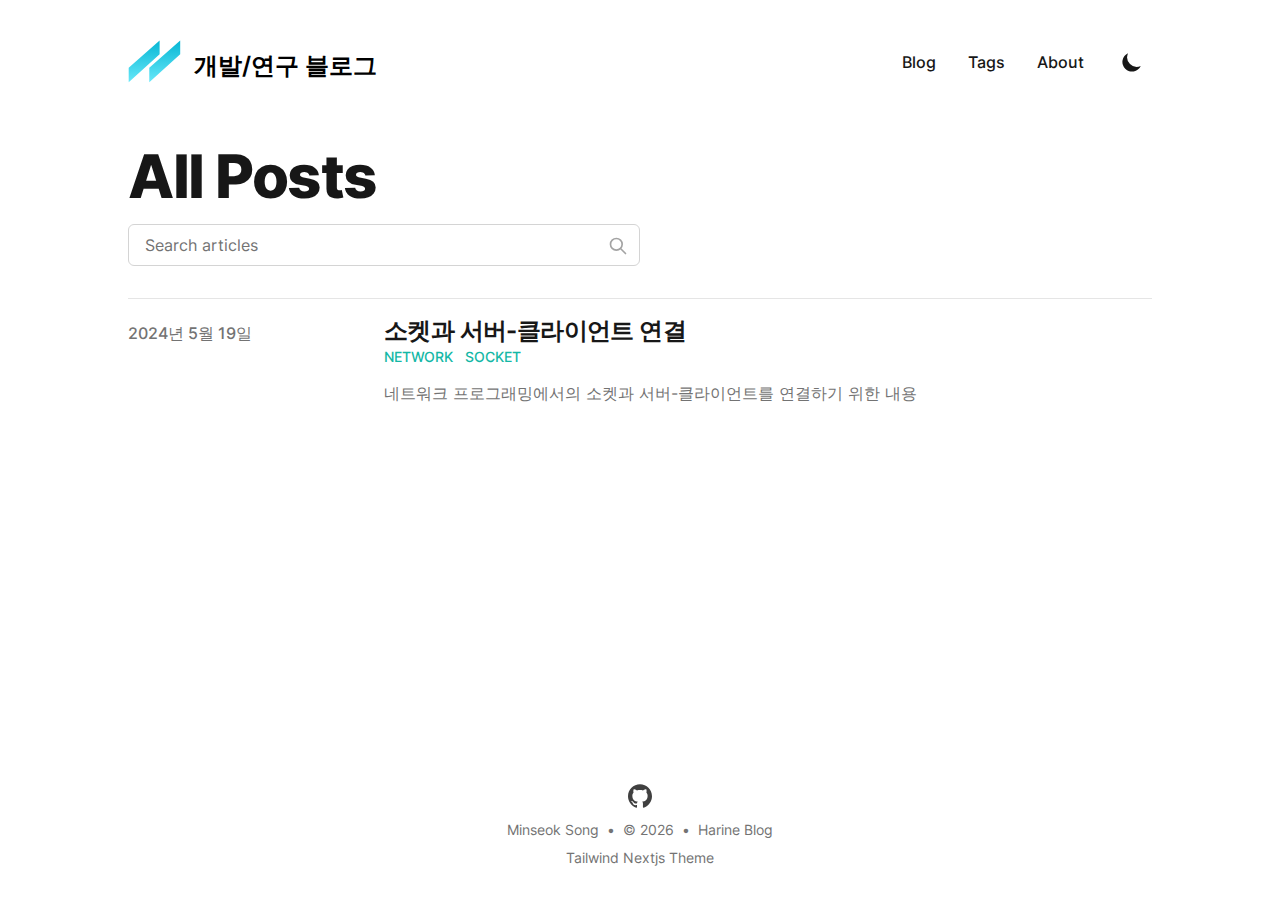
<file: blog/page/1.html>
<!DOCTYPE html><html lang="en" class="scroll-smooth"><head><link rel="apple-touch-icon" sizes="76x76" href="/static/favicons/apple-touch-icon.png"/><link rel="icon" type="image/png" sizes="32x32" href="/static/favicons/favicon-32x32.png"/><link rel="icon" type="image/png" sizes="16x16" href="/static/favicons/favicon-16x16.png"/><link rel="manifest" href="/static/favicons/site.webmanifest"/><link rel="mask-icon" href="/static/favicons/safari-pinned-tab.svg" color="#5bbad5"/><meta name="msapplication-TileColor" content="#000000"/><meta name="theme-color" content="#000000"/><link rel="alternate" type="application/rss+xml" href="/feed.xml"/><meta charSet="utf-8"/><script>!function(){try {var d=document.documentElement.classList;d.remove('light','dark');var e=localStorage.getItem('theme');if("system"===e||(!e&&true)){var t="(prefers-color-scheme: dark)",m=window.matchMedia(t);m.media!==t||m.matches?d.add('dark'):d.add('light')}else if(e) d.add(e)}catch(e){}}()</script><meta content="width=device-width, initial-scale=1" name="viewport"/><title>Harine Blog</title><meta name="robots" content="follow, index"/><meta name="description" content="개발 및 연구 기록을 남기는 블로그입니다."/><meta property="og:url" content="https://MS-Harine.github.io/blog/page/1"/><meta property="og:type" content="website"/><meta property="og:site_name" content="Harine Blog"/><meta property="og:description" content="개발 및 연구 기록을 남기는 블로그입니다."/><meta property="og:title" content="Harine Blog"/><meta property="og:image" content="https://MS-Harine.github.io"/><meta name="twitter:card" content="summary_large_image"/><meta name="twitter:site" content=""/><meta name="twitter:title" content="Harine Blog"/><meta name="twitter:description" content="개발 및 연구 기록을 남기는 블로그입니다."/><meta name="twitter:image" content="https://MS-Harine.github.io"/><link rel="canonical" href="https://MS-Harine.github.io/blog/page/1"/><meta name="next-head-count" content="18"/><link rel="preload" href="/_next/static/css/e0d2e720fb88c963.css" as="style"/><link rel="stylesheet" href="/_next/static/css/e0d2e720fb88c963.css" data-n-g=""/><noscript data-n-css=""></noscript><script defer="" nomodule="" src="/_next/static/chunks/polyfills-5cd94c89d3acac5f.js"></script><script src="/_next/static/chunks/webpack-b67a97a3d8a4567e.js" defer=""></script><script src="/_next/static/chunks/main-1d0a440f578dc651.js" defer=""></script><script src="/_next/static/chunks/pages/_app-54d783c9424f6f6d.js" defer=""></script><script src="/_next/static/chunks/pages/blog/page/%5Bpage%5D-c26dc37c88fdfea6.js" defer=""></script><script src="/_next/static/X1svkmAzoXyPJ4TDo0lmL/_buildManifest.js" defer=""></script><script src="/_next/static/X1svkmAzoXyPJ4TDo0lmL/_ssgManifest.js" defer=""></script><script src="/_next/static/X1svkmAzoXyPJ4TDo0lmL/_middlewareManifest.js" defer=""></script></head><body class="bg-white text-black antialiased dark:bg-gray-900 dark:text-white"><div id="__next" data-reactroot=""><div class="mx-auto max-w-3xl px-4 sm:px-6 xl:max-w-5xl xl:px-0"><div class="flex h-screen flex-col justify-between"><header class="flex items-center justify-between py-10"><div><a aria-label="개발/연구 블로그" href="/"><div class="flex items-center justify-between"><div class="mr-3"><svg xmlns="http://www.w3.org/2000/svg" xmlns:xlink="http://www.w3.org/1999/xlink" viewBox="344.564 330.278 111.737 91.218" width="53.87" height="43.61"><defs><linearGradient id="logo_svg__b" gradientUnits="userSpaceOnUse" x1="420.97" y1="331.28" x2="420.97" y2="418.5"><stop style="stop-color:#06b6d4;stop-opacity:1" offset="0%"></stop><stop style="stop-color:#67e8f9;stop-opacity:1" offset="100%"></stop></linearGradient><linearGradient id="logo_svg__d" gradientUnits="userSpaceOnUse" x1="377.89" y1="331.28" x2="377.89" y2="418.5"><stop style="stop-color:#06b6d4;stop-opacity:1" offset="0%"></stop><stop style="stop-color:#67e8f9;stop-opacity:1" offset="100%"></stop></linearGradient><path d="M453.3 331.28v28.57l-64.66 58.65v-30.08l64.66-57.14Z" id="logo_svg__a"></path><path d="M410.23 331.28v28.57l-64.67 58.65v-30.08l64.67-57.14Z" id="logo_svg__c"></path></defs><use xlink:href="#logo_svg__a" fill="url(#logo_svg__b)"></use><use xlink:href="#logo_svg__c" fill="url(#logo_svg__d)"></use></svg></div><div class="hidden h-6 text-2xl font-semibold sm:block">개발/연구 블로그</div></div></a></div><div class="flex items-center text-base leading-5"><div class="hidden sm:block"><a class="p-1 font-medium text-gray-900 dark:text-gray-100 sm:p-4" href="/blog">Blog</a><a class="p-1 font-medium text-gray-900 dark:text-gray-100 sm:p-4" href="/tags">Tags</a><a class="p-1 font-medium text-gray-900 dark:text-gray-100 sm:p-4" href="/about">About</a></div><button aria-label="Toggle Dark Mode" type="button" class="ml-1 mr-1 h-8 w-8 rounded p-1 sm:ml-4"><svg xmlns="http://www.w3.org/2000/svg" viewBox="0 0 20 20" fill="currentColor" class="text-gray-900 dark:text-gray-100"><path d="M17.293 13.293A8 8 0 016.707 2.707a8.001 8.001 0 1010.586 10.586z"></path></svg></button><div class="sm:hidden"><button type="button" class="ml-1 mr-1 h-8 w-8 rounded py-1" aria-label="Toggle Menu"><svg xmlns="http://www.w3.org/2000/svg" viewBox="0 0 20 20" fill="currentColor" class="text-gray-900 dark:text-gray-100"><path fill-rule="evenodd" d="M3 5a1 1 0 011-1h12a1 1 0 110 2H4a1 1 0 01-1-1zM3 10a1 1 0 011-1h12a1 1 0 110 2H4a1 1 0 01-1-1zM3 15a1 1 0 011-1h12a1 1 0 110 2H4a1 1 0 01-1-1z" clip-rule="evenodd"></path></svg></button><div class="fixed top-24 right-0 z-10 h-full w-full transform bg-gray-200 opacity-95 duration-300 ease-in-out dark:bg-gray-800 translate-x-full"><button type="button" aria-label="toggle modal" class="fixed h-full w-full cursor-auto focus:outline-none"></button><nav class="fixed mt-8 h-full"><div class="px-12 py-4"><a class="text-2xl font-bold tracking-widest text-gray-900 dark:text-gray-100" href="/blog">Blog</a></div><div class="px-12 py-4"><a class="text-2xl font-bold tracking-widest text-gray-900 dark:text-gray-100" href="/tags">Tags</a></div><div class="px-12 py-4"><a class="text-2xl font-bold tracking-widest text-gray-900 dark:text-gray-100" href="/about">About</a></div></nav></div></div></div></header><main class="mb-auto"><div class="divide-y"><div class="space-y-2 pt-6 pb-8 md:space-y-5"><h1 class="text-3xl font-extrabold leading-9 tracking-tight text-gray-900 dark:text-gray-100 sm:text-4xl sm:leading-10 md:text-6xl md:leading-14">All Posts</h1><div class="relative max-w-lg"><input type="text" aria-label="Search articles" placeholder="Search articles" class="block w-full rounded-md border border-gray-300 bg-white px-4 py-2 text-gray-900 focus:border-primary-500 focus:ring-primary-500 dark:border-gray-900 dark:bg-gray-800 dark:text-gray-100"/><svg class="absolute right-3 top-3 h-5 w-5 text-gray-400 dark:text-gray-300" xmlns="http://www.w3.org/2000/svg" fill="none" viewBox="0 0 24 24" stroke="currentColor"><path stroke-linecap="round" stroke-linejoin="round" stroke-width="2" d="M21 21l-6-6m2-5a7 7 0 11-14 0 7 7 0 0114 0z"></path></svg></div></div><ul><li class="py-4"><article class="space-y-2 xl:grid xl:grid-cols-4 xl:items-baseline xl:space-y-0"><dl><dt class="sr-only">Published on</dt><dd class="text-base font-medium leading-6 text-gray-500 dark:text-gray-400"><time dateTime="2024-05-19T00:00:00.000Z">2024년 5월 19일</time></dd></dl><div class="space-y-3 xl:col-span-3"><div><h3 class="text-2xl font-bold leading-8 tracking-tight"><a class="text-gray-900 dark:text-gray-100" href="/blog/network/240519%20%EC%86%8C%EC%BC%93%EA%B3%BC%20%EC%84%9C%EB%B2%84-%ED%81%B4%EB%9D%BC%EC%9D%B4%EC%96%B8%ED%8A%B8%20%EC%97%B0%EA%B2%B0">소켓과 서버-클라이언트 연결</a></h3><div class="flex flex-wrap"><a class="mr-3 text-sm font-medium uppercase text-primary-500 hover:text-primary-600 dark:hover:text-primary-400" href="/tags/network">network</a><a class="mr-3 text-sm font-medium uppercase text-primary-500 hover:text-primary-600 dark:hover:text-primary-400" href="/tags/socket">socket</a></div></div><div class="prose max-w-none text-gray-500 dark:text-gray-400">네트워크 프로그래밍에서의 소켓과 서버-클라이언트를 연결하기 위한 내용</div></div></article></li></ul></div></main><footer><div class="mt-16 flex flex-col items-center"><div class="mb-3 flex space-x-4"><a class="text-sm text-gray-500 transition hover:text-gray-600" target="_blank" rel="noopener noreferrer" href="https://github.com/MS-Harine"><span class="sr-only">github</span><svg viewBox="0 0 24 24" xmlns="http://www.w3.org/2000/svg" class="fill-current text-gray-700 hover:text-blue-500 dark:text-gray-200 dark:hover:text-blue-400 h-6 w-6"><path d="M12 .297c-6.63 0-12 5.373-12 12 0 5.303 3.438 9.8 8.205 11.385.6.113.82-.258.82-.577 0-.285-.01-1.04-.015-2.04-3.338.724-4.042-1.61-4.042-1.61C4.422 18.07 3.633 17.7 3.633 17.7c-1.087-.744.084-.729.084-.729 1.205.084 1.838 1.236 1.838 1.236 1.07 1.835 2.809 1.305 3.495.998.108-.776.417-1.305.76-1.605-2.665-.3-5.466-1.332-5.466-5.93 0-1.31.465-2.38 1.235-3.22-.135-.303-.54-1.523.105-3.176 0 0 1.005-.322 3.3 1.23.96-.267 1.98-.399 3-.405 1.02.006 2.04.138 3 .405 2.28-1.552 3.285-1.23 3.285-1.23.645 1.653.24 2.873.12 3.176.765.84 1.23 1.91 1.23 3.22 0 4.61-2.805 5.625-5.475 5.92.42.36.81 1.096.81 2.22 0 1.606-.015 2.896-.015 3.286 0 .315.21.69.825.57C20.565 22.092 24 17.592 24 12.297c0-6.627-5.373-12-12-12"></path></svg></a></div><div class="mb-2 flex space-x-2 text-sm text-gray-500 dark:text-gray-400"><div>Minseok Song</div><div> • </div><div>© 2024</div><div> • </div><a href="/">Harine Blog</a></div><div class="mb-8 text-sm text-gray-500 dark:text-gray-400"><a target="_blank" rel="noopener noreferrer" href="https://github.com/timlrx/tailwind-nextjs-starter-blog">Tailwind Nextjs Theme</a></div></div></footer></div></div></div><script id="__NEXT_DATA__" type="application/json">{"props":{"pageProps":{"posts":[{"title":"소켓과 서버-클라이언트 연결","date":"2024-05-19T00:00:00.000Z","tags":["network","socket"],"draft":false,"summary":"네트워크 프로그래밍에서의 소켓과 서버-클라이언트를 연결하기 위한 내용","slug":"network/240519 소켓과 서버-클라이언트 연결"}],"initialDisplayPosts":[{"title":"소켓과 서버-클라이언트 연결","date":"2024-05-19T00:00:00.000Z","tags":["network","socket"],"draft":false,"summary":"네트워크 프로그래밍에서의 소켓과 서버-클라이언트를 연결하기 위한 내용","slug":"network/240519 소켓과 서버-클라이언트 연결"}],"pagination":{"currentPage":1,"totalPages":1}},"__N_SSG":true},"page":"/blog/page/[page]","query":{"page":"1"},"buildId":"X1svkmAzoXyPJ4TDo0lmL","isFallback":false,"gsp":true,"scriptLoader":[]}</script></body></html>
</file>
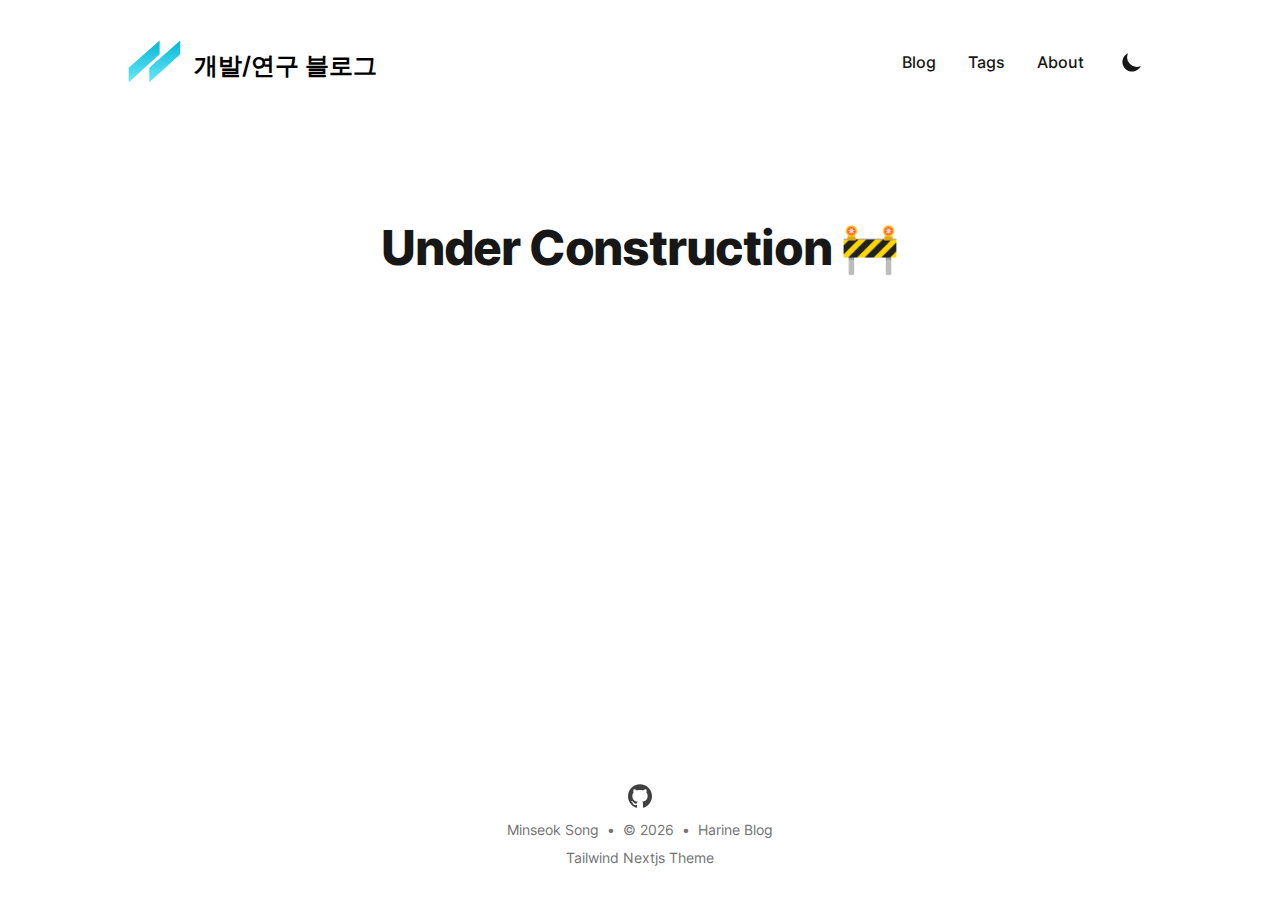
<file: blog/research/research_template.html>
<!DOCTYPE html><html lang="en" class="scroll-smooth"><head><link rel="apple-touch-icon" sizes="76x76" href="/static/favicons/apple-touch-icon.png"/><link rel="icon" type="image/png" sizes="32x32" href="/static/favicons/favicon-32x32.png"/><link rel="icon" type="image/png" sizes="16x16" href="/static/favicons/favicon-16x16.png"/><link rel="manifest" href="/static/favicons/site.webmanifest"/><link rel="mask-icon" href="/static/favicons/safari-pinned-tab.svg" color="#5bbad5"/><meta name="msapplication-TileColor" content="#000000"/><meta name="theme-color" content="#000000"/><link rel="alternate" type="application/rss+xml" href="/feed.xml"/><meta charSet="utf-8"/><script>!function(){try {var d=document.documentElement.classList;d.remove('light','dark');var e=localStorage.getItem('theme');if("system"===e||(!e&&true)){var t="(prefers-color-scheme: dark)",m=window.matchMedia(t);m.media!==t||m.matches?d.add('dark'):d.add('light')}else if(e) d.add(e)}catch(e){}}()</script><meta content="width=device-width, initial-scale=1" name="viewport"/><meta name="next-head-count" content="3"/><link rel="preload" href="/_next/static/css/e0d2e720fb88c963.css" as="style"/><link rel="stylesheet" href="/_next/static/css/e0d2e720fb88c963.css" data-n-g=""/><noscript data-n-css=""></noscript><script defer="" nomodule="" src="/_next/static/chunks/polyfills-5cd94c89d3acac5f.js"></script><script src="/_next/static/chunks/webpack-b67a97a3d8a4567e.js" defer=""></script><script src="/_next/static/chunks/main-1d0a440f578dc651.js" defer=""></script><script src="/_next/static/chunks/pages/_app-54d783c9424f6f6d.js" defer=""></script><script src="/_next/static/chunks/framework-327e104994690a53.js" defer=""></script><script src="/_next/static/chunks/545-5dbc8390c9ce3f6a.js" defer=""></script><script src="/_next/static/chunks/460-22cc927159eb6714.js" defer=""></script><script src="/_next/static/chunks/pages/blog/%5B...slug%5D-35654c954ba2d9f7.js" defer=""></script><script src="/_next/static/X1svkmAzoXyPJ4TDo0lmL/_buildManifest.js" defer=""></script><script src="/_next/static/X1svkmAzoXyPJ4TDo0lmL/_ssgManifest.js" defer=""></script><script src="/_next/static/X1svkmAzoXyPJ4TDo0lmL/_middlewareManifest.js" defer=""></script></head><body class="bg-white text-black antialiased dark:bg-gray-900 dark:text-white"><div id="__next" data-reactroot=""><div class="mx-auto max-w-3xl px-4 sm:px-6 xl:max-w-5xl xl:px-0"><div class="flex h-screen flex-col justify-between"><header class="flex items-center justify-between py-10"><div><a aria-label="개발/연구 블로그" href="/"><div class="flex items-center justify-between"><div class="mr-3"><svg xmlns="http://www.w3.org/2000/svg" xmlns:xlink="http://www.w3.org/1999/xlink" viewBox="344.564 330.278 111.737 91.218" width="53.87" height="43.61"><defs><linearGradient id="logo_svg__b" gradientUnits="userSpaceOnUse" x1="420.97" y1="331.28" x2="420.97" y2="418.5"><stop style="stop-color:#06b6d4;stop-opacity:1" offset="0%"></stop><stop style="stop-color:#67e8f9;stop-opacity:1" offset="100%"></stop></linearGradient><linearGradient id="logo_svg__d" gradientUnits="userSpaceOnUse" x1="377.89" y1="331.28" x2="377.89" y2="418.5"><stop style="stop-color:#06b6d4;stop-opacity:1" offset="0%"></stop><stop style="stop-color:#67e8f9;stop-opacity:1" offset="100%"></stop></linearGradient><path d="M453.3 331.28v28.57l-64.66 58.65v-30.08l64.66-57.14Z" id="logo_svg__a"></path><path d="M410.23 331.28v28.57l-64.67 58.65v-30.08l64.67-57.14Z" id="logo_svg__c"></path></defs><use xlink:href="#logo_svg__a" fill="url(#logo_svg__b)"></use><use xlink:href="#logo_svg__c" fill="url(#logo_svg__d)"></use></svg></div><div class="hidden h-6 text-2xl font-semibold sm:block">개발/연구 블로그</div></div></a></div><div class="flex items-center text-base leading-5"><div class="hidden sm:block"><a class="p-1 font-medium text-gray-900 dark:text-gray-100 sm:p-4" href="/blog">Blog</a><a class="p-1 font-medium text-gray-900 dark:text-gray-100 sm:p-4" href="/tags">Tags</a><a class="p-1 font-medium text-gray-900 dark:text-gray-100 sm:p-4" href="/about">About</a></div><button aria-label="Toggle Dark Mode" type="button" class="ml-1 mr-1 h-8 w-8 rounded p-1 sm:ml-4"><svg xmlns="http://www.w3.org/2000/svg" viewBox="0 0 20 20" fill="currentColor" class="text-gray-900 dark:text-gray-100"><path d="M17.293 13.293A8 8 0 016.707 2.707a8.001 8.001 0 1010.586 10.586z"></path></svg></button><div class="sm:hidden"><button type="button" class="ml-1 mr-1 h-8 w-8 rounded py-1" aria-label="Toggle Menu"><svg xmlns="http://www.w3.org/2000/svg" viewBox="0 0 20 20" fill="currentColor" class="text-gray-900 dark:text-gray-100"><path fill-rule="evenodd" d="M3 5a1 1 0 011-1h12a1 1 0 110 2H4a1 1 0 01-1-1zM3 10a1 1 0 011-1h12a1 1 0 110 2H4a1 1 0 01-1-1zM3 15a1 1 0 011-1h12a1 1 0 110 2H4a1 1 0 01-1-1z" clip-rule="evenodd"></path></svg></button><div class="fixed top-24 right-0 z-10 h-full w-full transform bg-gray-200 opacity-95 duration-300 ease-in-out dark:bg-gray-800 translate-x-full"><button type="button" aria-label="toggle modal" class="fixed h-full w-full cursor-auto focus:outline-none"></button><nav class="fixed mt-8 h-full"><div class="px-12 py-4"><a class="text-2xl font-bold tracking-widest text-gray-900 dark:text-gray-100" href="/blog">Blog</a></div><div class="px-12 py-4"><a class="text-2xl font-bold tracking-widest text-gray-900 dark:text-gray-100" href="/tags">Tags</a></div><div class="px-12 py-4"><a class="text-2xl font-bold tracking-widest text-gray-900 dark:text-gray-100" href="/about">About</a></div></nav></div></div></div></header><main class="mb-auto"><div class="mt-24 text-center"><h1 class="text-3xl font-extrabold leading-9 tracking-tight text-gray-900 dark:text-gray-100 sm:text-4xl sm:leading-10 md:text-5xl md:leading-14">Under Construction<!-- --> <span role="img" aria-label="roadwork sign">🚧</span></h1></div></main><footer><div class="mt-16 flex flex-col items-center"><div class="mb-3 flex space-x-4"><a class="text-sm text-gray-500 transition hover:text-gray-600" target="_blank" rel="noopener noreferrer" href="https://github.com/MS-Harine"><span class="sr-only">github</span><svg viewBox="0 0 24 24" xmlns="http://www.w3.org/2000/svg" class="fill-current text-gray-700 hover:text-blue-500 dark:text-gray-200 dark:hover:text-blue-400 h-6 w-6"><path d="M12 .297c-6.63 0-12 5.373-12 12 0 5.303 3.438 9.8 8.205 11.385.6.113.82-.258.82-.577 0-.285-.01-1.04-.015-2.04-3.338.724-4.042-1.61-4.042-1.61C4.422 18.07 3.633 17.7 3.633 17.7c-1.087-.744.084-.729.084-.729 1.205.084 1.838 1.236 1.838 1.236 1.07 1.835 2.809 1.305 3.495.998.108-.776.417-1.305.76-1.605-2.665-.3-5.466-1.332-5.466-5.93 0-1.31.465-2.38 1.235-3.22-.135-.303-.54-1.523.105-3.176 0 0 1.005-.322 3.3 1.23.96-.267 1.98-.399 3-.405 1.02.006 2.04.138 3 .405 2.28-1.552 3.285-1.23 3.285-1.23.645 1.653.24 2.873.12 3.176.765.84 1.23 1.91 1.23 3.22 0 4.61-2.805 5.625-5.475 5.92.42.36.81 1.096.81 2.22 0 1.606-.015 2.896-.015 3.286 0 .315.21.69.825.57C20.565 22.092 24 17.592 24 12.297c0-6.627-5.373-12-12-12"></path></svg></a></div><div class="mb-2 flex space-x-2 text-sm text-gray-500 dark:text-gray-400"><div>Minseok Song</div><div> • </div><div>© 2024</div><div> • </div><a href="/">Harine Blog</a></div><div class="mb-8 text-sm text-gray-500 dark:text-gray-400"><a target="_blank" rel="noopener noreferrer" href="https://github.com/timlrx/tailwind-nextjs-starter-blog">Tailwind Nextjs Theme</a></div></div></footer></div></div></div><script id="__NEXT_DATA__" type="application/json">{"props":{"pageProps":{"post":{"mdxSource":"var Component=(()=\u003e{var r=Object.create;var i=Object.defineProperty;var h=Object.getOwnPropertyDescriptor;var d=Object.getOwnPropertyNames;var p=Object.getPrototypeOf,o=Object.prototype.hasOwnProperty;var t=a=\u003ei(a,\"__esModule\",{value:!0});var N=(a,n)=\u003e()=\u003e(n||a((n={exports:{}}).exports,n),n.exports),g=(a,n)=\u003e{t(a);for(var l in n)i(a,l,{get:n[l],enumerable:!0})},u=(a,n,l)=\u003e{if(n\u0026\u0026typeof n==\"object\"||typeof n==\"function\")for(let e of d(n))!o.call(a,e)\u0026\u0026e!==\"default\"\u0026\u0026i(a,e,{get:()=\u003en[e],enumerable:!(l=h(n,e))||l.enumerable});return a},y=a=\u003eu(t(i(a!=null?r(p(a)):{},\"default\",a\u0026\u0026a.__esModule\u0026\u0026\"default\"in a?{get:()=\u003ea.default,enumerable:!0}:{value:a,enumerable:!0})),a);var m=N((w,c)=\u003e{c.exports=_jsx_runtime});var f={};g(f,{default:()=\u003ek,frontmatter:()=\u003ev});var s=y(m()),v={title:\"Research Template\",date:\"2022-08-22\",tags:[\"template\",\"research\"],draft:!0,summary:\"Template for research part\"};function b(a={}){let{wrapper:n}=a.components||{};return n?(0,s.jsx)(n,Object.assign({},a,{children:(0,s.jsx)(l,{})})):l();function l(){let e=Object.assign({h1:\"h1\",a:\"a\",span:\"span\",p:\"p\",code:\"code\",sup:\"sup\",math:\"math\",semantics:\"semantics\",mrow:\"mrow\",mi:\"mi\",annotation:\"annotation\",mo:\"mo\",mn:\"mn\",pre:\"pre\",div:\"div\",mtable:\"mtable\",mtr:\"mtr\",mtd:\"mtd\",mstyle:\"mstyle\",msub:\"msub\",svg:\"svg\",path:\"path\",msubsup:\"msubsup\",h2:\"h2\",strong:\"strong\",br:\"br\",ol:\"ol\",li:\"li\",msup:\"msup\",munderover:\"munderover\",mfrac:\"mfrac\",munder:\"munder\",mtext:\"mtext\",mover:\"mover\",section:\"section\"},a.components);return(0,s.jsxs)(s.Fragment,{children:[(0,s.jsxs)(e.h1,{id:\"introduction\",children:[(0,s.jsx)(e.a,{href:\"#introduction\",\"aria-hidden\":\"true\",tabIndex:\"-1\",children:(0,s.jsx)(e.span,{className:\"icon icon-link\"})}),\"Introduction\"]}),(0,s.jsxs)(e.p,{children:[\"Parsing and display of math equations is included in this blog template. Parsing of math is enabled by \",(0,s.jsx)(e.code,{children:\"remark-math\"}),\" and \",(0,s.jsx)(e.code,{children:\"rehype-katex\"}),\". KaTeX and its associated font is included in \",(0,s.jsx)(e.code,{children:\"_document.js\"}),\" so feel free to use it on any page. \",(0,s.jsx)(e.sup,{children:(0,s.jsx)(e.a,{href:\"#user-content-fn-1\",\"aria-describedby\":\"footnote-label\",\"data-footnote-ref\":!0,id:\"user-content-fnref-1\",children:\"1\"})})]}),(0,s.jsxs)(e.p,{children:[\"Inline math symbols can be included by enclosing the term between the \",(0,s.jsx)(e.code,{children:\"$\"}),\" symbol.\"]}),(0,s.jsxs)(e.p,{children:[\"Math code blocks are denoted by \",(0,s.jsx)(e.code,{children:\"$$\"}),\".\"]}),(0,s.jsxs)(e.p,{children:[\"If you intend to use the \",(0,s.jsx)(e.code,{children:\"$\"}),\" sign instead of math, you can escape it (\",(0,s.jsx)(e.code,{children:\"\\\\$\"}),\"), or specify the HTML entity (\",(0,s.jsx)(e.code,{children:\"\u0026dollar;\"}),\") \",(0,s.jsx)(e.sup,{children:(0,s.jsx)(e.a,{href:\"#user-content-fn-2\",\"aria-describedby\":\"footnote-label\",\"data-footnote-ref\":!0,id:\"user-content-fnref-2\",children:\"2\"})})]}),(0,s.jsx)(e.p,{children:\"Inline or manually enumerated footnotes are also supported. Click on the links above to see them in action.\"}),(0,s.jsxs)(e.h1,{id:\"deriving-the-ols-estimator\",children:[(0,s.jsx)(e.a,{href:\"#deriving-the-ols-estimator\",\"aria-hidden\":\"true\",tabIndex:\"-1\",children:(0,s.jsx)(e.span,{className:\"icon icon-link\"})}),\"Deriving the OLS Estimator\"]}),(0,s.jsxs)(e.p,{children:[\"Using matrix notation, let \",(0,s.jsx)(e.span,{className:\"math math-inline\",children:(0,s.jsxs)(e.span,{className:\"katex\",children:[(0,s.jsx)(e.span,{className:\"katex-mathml\",children:(0,s.jsx)(e.math,{xmlns:\"http://www.w3.org/1998/Math/MathML\",children:(0,s.jsxs)(e.semantics,{children:[(0,s.jsx)(e.mrow,{children:(0,s.jsx)(e.mi,{children:\"n\"})}),(0,s.jsx)(e.annotation,{encoding:\"application/x-tex\",children:\"n\"})]})})}),(0,s.jsx)(e.span,{className:\"katex-html\",\"aria-hidden\":\"true\",children:(0,s.jsxs)(e.span,{className:\"base\",children:[(0,s.jsx)(e.span,{className:\"strut\",style:{height:\".4306em\"}}),(0,s.jsx)(e.span,{className:\"mord mathnormal\",children:\"n\"})]})})]})}),\" denote the number of observations and \",(0,s.jsx)(e.span,{className:\"math math-inline\",children:(0,s.jsxs)(e.span,{className:\"katex\",children:[(0,s.jsx)(e.span,{className:\"katex-mathml\",children:(0,s.jsx)(e.math,{xmlns:\"http://www.w3.org/1998/Math/MathML\",children:(0,s.jsxs)(e.semantics,{children:[(0,s.jsx)(e.mrow,{children:(0,s.jsx)(e.mi,{children:\"k\"})}),(0,s.jsx)(e.annotation,{encoding:\"application/x-tex\",children:\"k\"})]})})}),(0,s.jsx)(e.span,{className:\"katex-html\",\"aria-hidden\":\"true\",children:(0,s.jsxs)(e.span,{className:\"base\",children:[(0,s.jsx)(e.span,{className:\"strut\",style:{height:\".6944em\"}}),(0,s.jsx)(e.span,{className:\"mord mathnormal\",style:{marginRight:\".03148em\"},children:\"k\"})]})})]})}),\" denote the number of regressors.\"]}),(0,s.jsxs)(e.p,{children:[\"The vector of outcome variables \",(0,s.jsx)(e.span,{className:\"math math-inline\",children:(0,s.jsxs)(e.span,{className:\"katex\",children:[(0,s.jsx)(e.span,{className:\"katex-mathml\",children:(0,s.jsx)(e.math,{xmlns:\"http://www.w3.org/1998/Math/MathML\",children:(0,s.jsxs)(e.semantics,{children:[(0,s.jsx)(e.mrow,{children:(0,s.jsx)(e.mi,{mathvariant:\"bold\",children:\"Y\"})}),(0,s.jsx)(e.annotation,{encoding:\"application/x-tex\",children:\"\\\\mathbf{Y}\"})]})})}),(0,s.jsx)(e.span,{className:\"katex-html\",\"aria-hidden\":\"true\",children:(0,s.jsxs)(e.span,{className:\"base\",children:[(0,s.jsx)(e.span,{className:\"strut\",style:{height:\".6861em\"}}),(0,s.jsx)(e.span,{className:\"mord mathbf\",style:{marginRight:\".02875em\"},children:\"Y\"})]})})]})}),\" is a \",(0,s.jsx)(e.span,{className:\"math math-inline\",children:(0,s.jsxs)(e.span,{className:\"katex\",children:[(0,s.jsx)(e.span,{className:\"katex-mathml\",children:(0,s.jsx)(e.math,{xmlns:\"http://www.w3.org/1998/Math/MathML\",children:(0,s.jsxs)(e.semantics,{children:[(0,s.jsxs)(e.mrow,{children:[(0,s.jsx)(e.mi,{children:\"n\"}),(0,s.jsx)(e.mo,{children:\"\\xD7\"}),(0,s.jsx)(e.mn,{children:\"1\"})]}),(0,s.jsx)(e.annotation,{encoding:\"application/x-tex\",children:\"n \\\\times 1\"})]})})}),(0,s.jsxs)(e.span,{className:\"katex-html\",\"aria-hidden\":\"true\",children:[(0,s.jsxs)(e.span,{className:\"base\",children:[(0,s.jsx)(e.span,{className:\"strut\",style:{height:\".6667em\",verticalAlign:\"-.0833em\"}}),(0,s.jsx)(e.span,{className:\"mord mathnormal\",children:\"n\"}),(0,s.jsx)(e.span,{className:\"mspace\",style:{marginRight:\".2222em\"}}),(0,s.jsx)(e.span,{className:\"mbin\",children:\"\\xD7\"}),(0,s.jsx)(e.span,{className:\"mspace\",style:{marginRight:\".2222em\"}})]}),(0,s.jsxs)(e.span,{className:\"base\",children:[(0,s.jsx)(e.span,{className:\"strut\",style:{height:\".6444em\"}}),(0,s.jsx)(e.span,{className:\"mord\",children:\"1\"})]})]})]})}),\" matrix,\"]}),(0,s.jsx)(e.pre,{className:\"language-tex\",children:(0,s.jsxs)(e.code,{className:\"language-tex code-highlight\",children:[(0,s.jsxs)(e.span,{className:\"code-line\",children:[(0,s.jsx)(e.span,{className:\"token function selector\",children:\"\\\\mathbf\"}),(0,s.jsx)(e.span,{className:\"token punctuation\",children:\"{\"}),\"Y\",(0,s.jsx)(e.span,{className:\"token punctuation\",children:\"}\"}),\" = \",(0,s.jsx)(e.span,{className:\"token function selector\",children:\"\\\\left\"}),(0,s.jsx)(e.span,{className:\"token punctuation\",children:\"[\"}),(0,s.jsx)(e.span,{className:\"token function selector\",children:\"\\\\begin\"}),(0,s.jsx)(e.span,{className:\"token punctuation\",children:\"{\"}),(0,s.jsx)(e.span,{className:\"token keyword\",children:\"array\"}),(0,s.jsx)(e.span,{className:\"token punctuation\",children:\"}\"}),`\n`]}),(0,s.jsxs)(e.span,{className:\"code-line\",children:[\"  \",(0,s.jsx)(e.span,{className:\"token punctuation\",children:\"{\"}),\"c\",(0,s.jsx)(e.span,{className:\"token punctuation\",children:\"}\"}),`\n`]}),(0,s.jsxs)(e.span,{className:\"code-line\",children:[\"  y_1 \",(0,s.jsx)(e.span,{className:\"token function selector\",children:\"\\\\\\\\\"}),`\n`]}),(0,s.jsxs)(e.span,{className:\"code-line\",children:[\"  . \",(0,s.jsx)(e.span,{className:\"token function selector\",children:\"\\\\\\\\\"}),`\n`]}),(0,s.jsxs)(e.span,{className:\"code-line\",children:[\"  . \",(0,s.jsx)(e.span,{className:\"token function selector\",children:\"\\\\\\\\\"}),`\n`]}),(0,s.jsxs)(e.span,{className:\"code-line\",children:[\"  . \",(0,s.jsx)(e.span,{className:\"token function selector\",children:\"\\\\\\\\\"}),`\n`]}),(0,s.jsx)(e.span,{className:\"code-line\",children:`  y_n\n`}),(0,s.jsxs)(e.span,{className:\"code-line\",children:[(0,s.jsx)(e.span,{className:\"token function selector\",children:\"\\\\end\"}),(0,s.jsx)(e.span,{className:\"token punctuation\",children:\"{\"}),(0,s.jsx)(e.span,{className:\"token keyword\",children:\"array\"}),(0,s.jsx)(e.span,{className:\"token punctuation\",children:\"}\"}),(0,s.jsx)(e.span,{className:\"token function selector\",children:\"\\\\right\"}),(0,s.jsx)(e.span,{className:\"token punctuation\",children:\"]\"}),`\n`]})]})}),(0,s.jsx)(e.div,{className:\"math math-display\",children:(0,s.jsx)(e.span,{className:\"katex-display\",children:(0,s.jsxs)(e.span,{className:\"katex\",children:[(0,s.jsx)(e.span,{className:\"katex-mathml\",children:(0,s.jsx)(e.math,{xmlns:\"http://www.w3.org/1998/Math/MathML\",display:\"block\",children:(0,s.jsxs)(e.semantics,{children:[(0,s.jsxs)(e.mrow,{children:[(0,s.jsx)(e.mi,{mathvariant:\"bold\",children:\"Y\"}),(0,s.jsx)(e.mo,{children:\"=\"}),(0,s.jsxs)(e.mrow,{children:[(0,s.jsx)(e.mo,{fence:\"true\",children:\"[\"}),(0,s.jsxs)(e.mtable,{columnalign:\"center\",columnspacing:\"1em\",rowspacing:\"0.16em\",children:[(0,s.jsx)(e.mtr,{children:(0,s.jsx)(e.mtd,{children:(0,s.jsx)(e.mstyle,{displaystyle:\"false\",scriptlevel:\"0\",children:(0,s.jsxs)(e.msub,{children:[(0,s.jsx)(e.mi,{children:\"y\"}),(0,s.jsx)(e.mn,{children:\"1\"})]})})})}),(0,s.jsx)(e.mtr,{children:(0,s.jsx)(e.mtd,{children:(0,s.jsx)(e.mstyle,{displaystyle:\"false\",scriptlevel:\"0\",children:(0,s.jsx)(e.mi,{mathvariant:\"normal\",children:\".\"})})})}),(0,s.jsx)(e.mtr,{children:(0,s.jsx)(e.mtd,{children:(0,s.jsx)(e.mstyle,{displaystyle:\"false\",scriptlevel:\"0\",children:(0,s.jsx)(e.mi,{mathvariant:\"normal\",children:\".\"})})})}),(0,s.jsx)(e.mtr,{children:(0,s.jsx)(e.mtd,{children:(0,s.jsx)(e.mstyle,{displaystyle:\"false\",scriptlevel:\"0\",children:(0,s.jsx)(e.mi,{mathvariant:\"normal\",children:\".\"})})})}),(0,s.jsx)(e.mtr,{children:(0,s.jsx)(e.mtd,{children:(0,s.jsx)(e.mstyle,{displaystyle:\"false\",scriptlevel:\"0\",children:(0,s.jsxs)(e.msub,{children:[(0,s.jsx)(e.mi,{children:\"y\"}),(0,s.jsx)(e.mi,{children:\"n\"})]})})})})]}),(0,s.jsx)(e.mo,{fence:\"true\",children:\"]\"})]})]}),(0,s.jsx)(e.annotation,{encoding:\"application/x-tex\",children:\"\\\\mathbf{Y} = \\\\left[\\\\begin{array} {c} y_1 \\\\\\\\ . \\\\\\\\ . \\\\\\\\ . \\\\\\\\ y_n \\\\end{array}\\\\right]\"})]})})}),(0,s.jsxs)(e.span,{className:\"katex-html\",\"aria-hidden\":\"true\",children:[(0,s.jsxs)(e.span,{className:\"base\",children:[(0,s.jsx)(e.span,{className:\"strut\",style:{height:\".6861em\"}}),(0,s.jsx)(e.span,{className:\"mord mathbf\",style:{marginRight:\".02875em\"},children:\"Y\"}),(0,s.jsx)(e.span,{className:\"mspace\",style:{marginRight:\".2778em\"}}),(0,s.jsx)(e.span,{className:\"mrel\",children:\"=\"}),(0,s.jsx)(e.span,{className:\"mspace\",style:{marginRight:\".2778em\"}})]}),(0,s.jsxs)(e.span,{className:\"base\",children:[(0,s.jsx)(e.span,{className:\"strut\",style:{height:\"6em\",verticalAlign:\"-2.75em\"}}),(0,s.jsxs)(e.span,{className:\"minner\",children:[(0,s.jsx)(e.span,{className:\"mopen\",children:(0,s.jsx)(e.span,{className:\"delimsizing mult\",children:(0,s.jsxs)(e.span,{className:\"vlist-t vlist-t2\",children:[(0,s.jsxs)(e.span,{className:\"vlist-r\",children:[(0,s.jsx)(e.span,{className:\"vlist\",style:{height:\"3.25em\"},children:(0,s.jsxs)(e.span,{style:{top:\"-5.25em\"},children:[(0,s.jsx)(e.span,{className:\"pstrut\",style:{height:\"8em\"}}),(0,s.jsx)(e.span,{style:{width:\".667em\",height:\"6em\"},children:(0,s.jsx)(e.svg,{height:\"6.000em\",viewBox:\"0 0 667 6000\",width:\"0.667em\",xmlns:\"http://www.w3.org/2000/svg\",children:(0,s.jsx)(e.path,{d:`M403 1759 V84 H666 V0 H319 V1759 v2400 v1759 h347 v-84\nH403z M403 1759 V0 H319 V1759 v2400 v1759 h84z`})})})]})}),(0,s.jsx)(e.span,{className:\"vlist-s\",children:\"\\u200B\"})]}),(0,s.jsx)(e.span,{className:\"vlist-r\",children:(0,s.jsx)(e.span,{className:\"vlist\",style:{height:\"2.75em\"},children:(0,s.jsx)(e.span,{})})})]})})}),(0,s.jsx)(e.span,{className:\"mord\",children:(0,s.jsxs)(e.span,{className:\"mtable\",children:[(0,s.jsx)(e.span,{className:\"arraycolsep\",style:{width:\".5em\"}}),(0,s.jsx)(e.span,{className:\"col-align-c\",children:(0,s.jsxs)(e.span,{className:\"vlist-t vlist-t2\",children:[(0,s.jsxs)(e.span,{className:\"vlist-r\",children:[(0,s.jsxs)(e.span,{className:\"vlist\",style:{height:\"3.25em\"},children:[(0,s.jsxs)(e.span,{style:{top:\"-5.41em\"},children:[(0,s.jsx)(e.span,{className:\"pstrut\",style:{height:\"3em\"}}),(0,s.jsx)(e.span,{className:\"mord\",children:(0,s.jsxs)(e.span,{className:\"mord\",children:[(0,s.jsx)(e.span,{className:\"mord mathnormal\",style:{marginRight:\".03588em\"},children:\"y\"}),(0,s.jsx)(e.span,{className:\"msupsub\",children:(0,s.jsxs)(e.span,{className:\"vlist-t vlist-t2\",children:[(0,s.jsxs)(e.span,{className:\"vlist-r\",children:[(0,s.jsx)(e.span,{className:\"vlist\",style:{height:\".3011em\"},children:(0,s.jsxs)(e.span,{style:{top:\"-2.55em\",marginLeft:\"-.0359em\",marginRight:\".05em\"},children:[(0,s.jsx)(e.span,{className:\"pstrut\",style:{height:\"2.7em\"}}),(0,s.jsx)(e.span,{className:\"mtight sizing reset-size6 size3\",children:(0,s.jsx)(e.span,{className:\"mord mtight\",children:\"1\"})})]})}),(0,s.jsx)(e.span,{className:\"vlist-s\",children:\"\\u200B\"})]}),(0,s.jsx)(e.span,{className:\"vlist-r\",children:(0,s.jsx)(e.span,{className:\"vlist\",style:{height:\".15em\"},children:(0,s.jsx)(e.span,{})})})]})})]})})]}),(0,s.jsxs)(e.span,{style:{top:\"-4.21em\"},children:[(0,s.jsx)(e.span,{className:\"pstrut\",style:{height:\"3em\"}}),(0,s.jsx)(e.span,{className:\"mord\",children:(0,s.jsx)(e.span,{className:\"mord\",children:\".\"})})]}),(0,s.jsxs)(e.span,{style:{top:\"-3.01em\"},children:[(0,s.jsx)(e.span,{className:\"pstrut\",style:{height:\"3em\"}}),(0,s.jsx)(e.span,{className:\"mord\",children:(0,s.jsx)(e.span,{className:\"mord\",children:\".\"})})]}),(0,s.jsxs)(e.span,{style:{top:\"-1.81em\"},children:[(0,s.jsx)(e.span,{className:\"pstrut\",style:{height:\"3em\"}}),(0,s.jsx)(e.span,{className:\"mord\",children:(0,s.jsx)(e.span,{className:\"mord\",children:\".\"})})]}),(0,s.jsxs)(e.span,{style:{top:\"-.61em\"},children:[(0,s.jsx)(e.span,{className:\"pstrut\",style:{height:\"3em\"}}),(0,s.jsx)(e.span,{className:\"mord\",children:(0,s.jsxs)(e.span,{className:\"mord\",children:[(0,s.jsx)(e.span,{className:\"mord mathnormal\",style:{marginRight:\".03588em\"},children:\"y\"}),(0,s.jsx)(e.span,{className:\"msupsub\",children:(0,s.jsxs)(e.span,{className:\"vlist-t vlist-t2\",children:[(0,s.jsxs)(e.span,{className:\"vlist-r\",children:[(0,s.jsx)(e.span,{className:\"vlist\",style:{height:\".1514em\"},children:(0,s.jsxs)(e.span,{style:{top:\"-2.55em\",marginLeft:\"-.0359em\",marginRight:\".05em\"},children:[(0,s.jsx)(e.span,{className:\"pstrut\",style:{height:\"2.7em\"}}),(0,s.jsx)(e.span,{className:\"mtight sizing reset-size6 size3\",children:(0,s.jsx)(e.span,{className:\"mord mtight mathnormal\",children:\"n\"})})]})}),(0,s.jsx)(e.span,{className:\"vlist-s\",children:\"\\u200B\"})]}),(0,s.jsx)(e.span,{className:\"vlist-r\",children:(0,s.jsx)(e.span,{className:\"vlist\",style:{height:\".15em\"},children:(0,s.jsx)(e.span,{})})})]})})]})})]})]}),(0,s.jsx)(e.span,{className:\"vlist-s\",children:\"\\u200B\"})]}),(0,s.jsx)(e.span,{className:\"vlist-r\",children:(0,s.jsx)(e.span,{className:\"vlist\",style:{height:\"2.75em\"},children:(0,s.jsx)(e.span,{})})})]})}),(0,s.jsx)(e.span,{className:\"arraycolsep\",style:{width:\".5em\"}})]})}),(0,s.jsx)(e.span,{className:\"mclose\",children:(0,s.jsx)(e.span,{className:\"delimsizing mult\",children:(0,s.jsxs)(e.span,{className:\"vlist-t vlist-t2\",children:[(0,s.jsxs)(e.span,{className:\"vlist-r\",children:[(0,s.jsx)(e.span,{className:\"vlist\",style:{height:\"3.25em\"},children:(0,s.jsxs)(e.span,{style:{top:\"-5.25em\"},children:[(0,s.jsx)(e.span,{className:\"pstrut\",style:{height:\"8em\"}}),(0,s.jsx)(e.span,{style:{width:\".667em\",height:\"6em\"},children:(0,s.jsx)(e.svg,{height:\"6.000em\",viewBox:\"0 0 667 6000\",width:\"0.667em\",xmlns:\"http://www.w3.org/2000/svg\",children:(0,s.jsx)(e.path,{d:`M347 1759 V0 H0 V84 H263 V1759 v2400 v1759 H0 v84 H347z\nM347 1759 V0 H263 V1759 v2400 v1759 h84z`})})})]})}),(0,s.jsx)(e.span,{className:\"vlist-s\",children:\"\\u200B\"})]}),(0,s.jsx)(e.span,{className:\"vlist-r\",children:(0,s.jsx)(e.span,{className:\"vlist\",style:{height:\"2.75em\"},children:(0,s.jsx)(e.span,{})})})]})})})]})]})]})]})})}),(0,s.jsxs)(e.p,{children:[\"The matrix of regressors \",(0,s.jsx)(e.span,{className:\"math math-inline\",children:(0,s.jsxs)(e.span,{className:\"katex\",children:[(0,s.jsx)(e.span,{className:\"katex-mathml\",children:(0,s.jsx)(e.math,{xmlns:\"http://www.w3.org/1998/Math/MathML\",children:(0,s.jsxs)(e.semantics,{children:[(0,s.jsx)(e.mrow,{children:(0,s.jsx)(e.mi,{mathvariant:\"bold\",children:\"X\"})}),(0,s.jsx)(e.annotation,{encoding:\"application/x-tex\",children:\"\\\\mathbf{X}\"})]})})}),(0,s.jsx)(e.span,{className:\"katex-html\",\"aria-hidden\":\"true\",children:(0,s.jsxs)(e.span,{className:\"base\",children:[(0,s.jsx)(e.span,{className:\"strut\",style:{height:\".6861em\"}}),(0,s.jsx)(e.span,{className:\"mord mathbf\",children:\"X\"})]})})]})}),\" is a \",(0,s.jsx)(e.span,{className:\"math math-inline\",children:(0,s.jsxs)(e.span,{className:\"katex\",children:[(0,s.jsx)(e.span,{className:\"katex-mathml\",children:(0,s.jsx)(e.math,{xmlns:\"http://www.w3.org/1998/Math/MathML\",children:(0,s.jsxs)(e.semantics,{children:[(0,s.jsxs)(e.mrow,{children:[(0,s.jsx)(e.mi,{children:\"n\"}),(0,s.jsx)(e.mo,{children:\"\\xD7\"}),(0,s.jsx)(e.mi,{children:\"k\"})]}),(0,s.jsx)(e.annotation,{encoding:\"application/x-tex\",children:\"n \\\\times k\"})]})})}),(0,s.jsxs)(e.span,{className:\"katex-html\",\"aria-hidden\":\"true\",children:[(0,s.jsxs)(e.span,{className:\"base\",children:[(0,s.jsx)(e.span,{className:\"strut\",style:{height:\".6667em\",verticalAlign:\"-.0833em\"}}),(0,s.jsx)(e.span,{className:\"mord mathnormal\",children:\"n\"}),(0,s.jsx)(e.span,{className:\"mspace\",style:{marginRight:\".2222em\"}}),(0,s.jsx)(e.span,{className:\"mbin\",children:\"\\xD7\"}),(0,s.jsx)(e.span,{className:\"mspace\",style:{marginRight:\".2222em\"}})]}),(0,s.jsxs)(e.span,{className:\"base\",children:[(0,s.jsx)(e.span,{className:\"strut\",style:{height:\".6944em\"}}),(0,s.jsx)(e.span,{className:\"mord mathnormal\",style:{marginRight:\".03148em\"},children:\"k\"})]})]})]})}),\" matrix (or each row is a \",(0,s.jsx)(e.span,{className:\"math math-inline\",children:(0,s.jsxs)(e.span,{className:\"katex\",children:[(0,s.jsx)(e.span,{className:\"katex-mathml\",children:(0,s.jsx)(e.math,{xmlns:\"http://www.w3.org/1998/Math/MathML\",children:(0,s.jsxs)(e.semantics,{children:[(0,s.jsxs)(e.mrow,{children:[(0,s.jsx)(e.mi,{children:\"k\"}),(0,s.jsx)(e.mo,{children:\"\\xD7\"}),(0,s.jsx)(e.mn,{children:\"1\"})]}),(0,s.jsx)(e.annotation,{encoding:\"application/x-tex\",children:\"k \\\\times 1\"})]})})}),(0,s.jsxs)(e.span,{className:\"katex-html\",\"aria-hidden\":\"true\",children:[(0,s.jsxs)(e.span,{className:\"base\",children:[(0,s.jsx)(e.span,{className:\"strut\",style:{height:\".7778em\",verticalAlign:\"-.0833em\"}}),(0,s.jsx)(e.span,{className:\"mord mathnormal\",style:{marginRight:\".03148em\"},children:\"k\"}),(0,s.jsx)(e.span,{className:\"mspace\",style:{marginRight:\".2222em\"}}),(0,s.jsx)(e.span,{className:\"mbin\",children:\"\\xD7\"}),(0,s.jsx)(e.span,{className:\"mspace\",style:{marginRight:\".2222em\"}})]}),(0,s.jsxs)(e.span,{className:\"base\",children:[(0,s.jsx)(e.span,{className:\"strut\",style:{height:\".6444em\"}}),(0,s.jsx)(e.span,{className:\"mord\",children:\"1\"})]})]})]})}),\" vector),\"]}),(0,s.jsx)(e.pre,{className:\"language-latex\",children:(0,s.jsxs)(e.code,{className:\"code-highlight language-latex\",children:[(0,s.jsxs)(e.span,{className:\"code-line\",children:[(0,s.jsx)(e.span,{className:\"token function selector\",children:\"\\\\mathbf\"}),(0,s.jsx)(e.span,{className:\"token punctuation\",children:\"{\"}),\"X\",(0,s.jsx)(e.span,{className:\"token punctuation\",children:\"}\"}),\" = \",(0,s.jsx)(e.span,{className:\"token function selector\",children:\"\\\\left\"}),(0,s.jsx)(e.span,{className:\"token punctuation\",children:\"[\"}),(0,s.jsx)(e.span,{className:\"token function selector\",children:\"\\\\begin\"}),(0,s.jsx)(e.span,{className:\"token punctuation\",children:\"{\"}),(0,s.jsx)(e.span,{className:\"token keyword\",children:\"array\"}),(0,s.jsx)(e.span,{className:\"token punctuation\",children:\"}\"}),`\n`]}),(0,s.jsxs)(e.span,{className:\"code-line\",children:[\"  \",(0,s.jsx)(e.span,{className:\"token punctuation\",children:\"{\"}),\"ccccc\",(0,s.jsx)(e.span,{className:\"token punctuation\",children:\"}\"}),`\n`]}),(0,s.jsxs)(e.span,{className:\"code-line\",children:[\"  x_\",(0,s.jsx)(e.span,{className:\"token punctuation\",children:\"{\"}),\"11\",(0,s.jsx)(e.span,{className:\"token punctuation\",children:\"}\"}),\" \",(0,s.jsx)(e.span,{className:\"token punctuation\",children:\"\u0026\"}),\" . \",(0,s.jsx)(e.span,{className:\"token punctuation\",children:\"\u0026\"}),\" . \",(0,s.jsx)(e.span,{className:\"token punctuation\",children:\"\u0026\"}),\" . \",(0,s.jsx)(e.span,{className:\"token punctuation\",children:\"\u0026\"}),\" x_\",(0,s.jsx)(e.span,{className:\"token punctuation\",children:\"{\"}),\"1k\",(0,s.jsx)(e.span,{className:\"token punctuation\",children:\"}\"}),\" \",(0,s.jsx)(e.span,{className:\"token function selector\",children:\"\\\\\\\\\"}),`\n`]}),(0,s.jsxs)(e.span,{className:\"code-line\",children:[\"  . \",(0,s.jsx)(e.span,{className:\"token punctuation\",children:\"\u0026\"}),\" . \",(0,s.jsx)(e.span,{className:\"token punctuation\",children:\"\u0026\"}),\" . \",(0,s.jsx)(e.span,{className:\"token punctuation\",children:\"\u0026\"}),\" . \",(0,s.jsx)(e.span,{className:\"token punctuation\",children:\"\u0026\"}),\" .  \",(0,s.jsx)(e.span,{className:\"token function selector\",children:\"\\\\\\\\\"}),`\n`]}),(0,s.jsxs)(e.span,{className:\"code-line\",children:[\"  . \",(0,s.jsx)(e.span,{className:\"token punctuation\",children:\"\u0026\"}),\" . \",(0,s.jsx)(e.span,{className:\"token punctuation\",children:\"\u0026\"}),\" . \",(0,s.jsx)(e.span,{className:\"token punctuation\",children:\"\u0026\"}),\" . \",(0,s.jsx)(e.span,{className:\"token punctuation\",children:\"\u0026\"}),\" .  \",(0,s.jsx)(e.span,{className:\"token function selector\",children:\"\\\\\\\\\"}),`\n`]}),(0,s.jsxs)(e.span,{className:\"code-line\",children:[\"  . \",(0,s.jsx)(e.span,{className:\"token punctuation\",children:\"\u0026\"}),\" . \",(0,s.jsx)(e.span,{className:\"token punctuation\",children:\"\u0026\"}),\" . \",(0,s.jsx)(e.span,{className:\"token punctuation\",children:\"\u0026\"}),\" . \",(0,s.jsx)(e.span,{className:\"token punctuation\",children:\"\u0026\"}),\" .  \",(0,s.jsx)(e.span,{className:\"token function selector\",children:\"\\\\\\\\\"}),`\n`]}),(0,s.jsxs)(e.span,{className:\"code-line\",children:[\"  x_\",(0,s.jsx)(e.span,{className:\"token punctuation\",children:\"{\"}),\"n1\",(0,s.jsx)(e.span,{className:\"token punctuation\",children:\"}\"}),\" \",(0,s.jsx)(e.span,{className:\"token punctuation\",children:\"\u0026\"}),\" . \",(0,s.jsx)(e.span,{className:\"token punctuation\",children:\"\u0026\"}),\" . \",(0,s.jsx)(e.span,{className:\"token punctuation\",children:\"\u0026\"}),\" . \",(0,s.jsx)(e.span,{className:\"token punctuation\",children:\"\u0026\"}),\" x_\",(0,s.jsx)(e.span,{className:\"token punctuation\",children:\"{\"}),\"nn\",(0,s.jsx)(e.span,{className:\"token punctuation\",children:\"}\"}),`\n`]}),(0,s.jsxs)(e.span,{className:\"code-line\",children:[(0,s.jsx)(e.span,{className:\"token function selector\",children:\"\\\\end\"}),(0,s.jsx)(e.span,{className:\"token punctuation\",children:\"{\"}),(0,s.jsx)(e.span,{className:\"token keyword\",children:\"array\"}),(0,s.jsx)(e.span,{className:\"token punctuation\",children:\"}\"}),(0,s.jsx)(e.span,{className:\"token function selector\",children:\"\\\\right\"}),(0,s.jsx)(e.span,{className:\"token punctuation\",children:\"]\"}),` =\n`]}),(0,s.jsxs)(e.span,{className:\"code-line\",children:[(0,s.jsx)(e.span,{className:\"token function selector\",children:\"\\\\left\"}),(0,s.jsx)(e.span,{className:\"token punctuation\",children:\"[\"}),(0,s.jsx)(e.span,{className:\"token function selector\",children:\"\\\\begin\"}),(0,s.jsx)(e.span,{className:\"token punctuation\",children:\"{\"}),(0,s.jsx)(e.span,{className:\"token keyword\",children:\"array\"}),(0,s.jsx)(e.span,{className:\"token punctuation\",children:\"}\"}),`\n`]}),(0,s.jsxs)(e.span,{className:\"code-line\",children:[\"  \",(0,s.jsx)(e.span,{className:\"token punctuation\",children:\"{\"}),\"c\",(0,s.jsx)(e.span,{className:\"token punctuation\",children:\"}\"}),`\n`]}),(0,s.jsxs)(e.span,{className:\"code-line\",children:[\"  \",(0,s.jsx)(e.span,{className:\"token function selector\",children:\"\\\\mathbf\"}),(0,s.jsx)(e.span,{className:\"token punctuation\",children:\"{\"}),\"x\",(0,s.jsx)(e.span,{className:\"token punctuation\",children:\"}\"}),\"'_1 \",(0,s.jsx)(e.span,{className:\"token function selector\",children:\"\\\\\\\\\"}),`\n`]}),(0,s.jsxs)(e.span,{className:\"code-line\",children:[\"  . \",(0,s.jsx)(e.span,{className:\"token function selector\",children:\"\\\\\\\\\"}),`\n`]}),(0,s.jsxs)(e.span,{className:\"code-line\",children:[\"  . \",(0,s.jsx)(e.span,{className:\"token function selector\",children:\"\\\\\\\\\"}),`\n`]}),(0,s.jsxs)(e.span,{className:\"code-line\",children:[\"  . \",(0,s.jsx)(e.span,{className:\"token function selector\",children:\"\\\\\\\\\"}),`\n`]}),(0,s.jsxs)(e.span,{className:\"code-line\",children:[\"  \",(0,s.jsx)(e.span,{className:\"token function selector\",children:\"\\\\mathbf\"}),(0,s.jsx)(e.span,{className:\"token punctuation\",children:\"{\"}),\"x\",(0,s.jsx)(e.span,{className:\"token punctuation\",children:\"}\"}),`'_n\n`]}),(0,s.jsxs)(e.span,{className:\"code-line\",children:[(0,s.jsx)(e.span,{className:\"token function selector\",children:\"\\\\end\"}),(0,s.jsx)(e.span,{className:\"token punctuation\",children:\"{\"}),(0,s.jsx)(e.span,{className:\"token keyword\",children:\"array\"}),(0,s.jsx)(e.span,{className:\"token punctuation\",children:\"}\"}),(0,s.jsx)(e.span,{className:\"token function selector\",children:\"\\\\right\"}),(0,s.jsx)(e.span,{className:\"token punctuation\",children:\"]\"}),`\n`]})]})}),(0,s.jsx)(e.div,{className:\"math math-display\",children:(0,s.jsx)(e.span,{className:\"katex-display\",children:(0,s.jsxs)(e.span,{className:\"katex\",children:[(0,s.jsx)(e.span,{className:\"katex-mathml\",children:(0,s.jsx)(e.math,{xmlns:\"http://www.w3.org/1998/Math/MathML\",display:\"block\",children:(0,s.jsxs)(e.semantics,{children:[(0,s.jsxs)(e.mrow,{children:[(0,s.jsx)(e.mi,{mathvariant:\"bold\",children:\"X\"}),(0,s.jsx)(e.mo,{children:\"=\"}),(0,s.jsxs)(e.mrow,{children:[(0,s.jsx)(e.mo,{fence:\"true\",children:\"[\"}),(0,s.jsxs)(e.mtable,{columnalign:\"center center center center center\",columnspacing:\"1em\",rowspacing:\"0.16em\",children:[(0,s.jsxs)(e.mtr,{children:[(0,s.jsx)(e.mtd,{children:(0,s.jsx)(e.mstyle,{displaystyle:\"false\",scriptlevel:\"0\",children:(0,s.jsxs)(e.msub,{children:[(0,s.jsx)(e.mi,{children:\"x\"}),(0,s.jsx)(e.mn,{children:\"11\"})]})})}),(0,s.jsx)(e.mtd,{children:(0,s.jsx)(e.mstyle,{displaystyle:\"false\",scriptlevel:\"0\",children:(0,s.jsx)(e.mi,{mathvariant:\"normal\",children:\".\"})})}),(0,s.jsx)(e.mtd,{children:(0,s.jsx)(e.mstyle,{displaystyle:\"false\",scriptlevel:\"0\",children:(0,s.jsx)(e.mi,{mathvariant:\"normal\",children:\".\"})})}),(0,s.jsx)(e.mtd,{children:(0,s.jsx)(e.mstyle,{displaystyle:\"false\",scriptlevel:\"0\",children:(0,s.jsx)(e.mi,{mathvariant:\"normal\",children:\".\"})})}),(0,s.jsx)(e.mtd,{children:(0,s.jsx)(e.mstyle,{displaystyle:\"false\",scriptlevel:\"0\",children:(0,s.jsxs)(e.msub,{children:[(0,s.jsx)(e.mi,{children:\"x\"}),(0,s.jsxs)(e.mrow,{children:[(0,s.jsx)(e.mn,{children:\"1\"}),(0,s.jsx)(e.mi,{children:\"k\"})]})]})})})]}),(0,s.jsxs)(e.mtr,{children:[(0,s.jsx)(e.mtd,{children:(0,s.jsx)(e.mstyle,{displaystyle:\"false\",scriptlevel:\"0\",children:(0,s.jsx)(e.mi,{mathvariant:\"normal\",children:\".\"})})}),(0,s.jsx)(e.mtd,{children:(0,s.jsx)(e.mstyle,{displaystyle:\"false\",scriptlevel:\"0\",children:(0,s.jsx)(e.mi,{mathvariant:\"normal\",children:\".\"})})}),(0,s.jsx)(e.mtd,{children:(0,s.jsx)(e.mstyle,{displaystyle:\"false\",scriptlevel:\"0\",children:(0,s.jsx)(e.mi,{mathvariant:\"normal\",children:\".\"})})}),(0,s.jsx)(e.mtd,{children:(0,s.jsx)(e.mstyle,{displaystyle:\"false\",scriptlevel:\"0\",children:(0,s.jsx)(e.mi,{mathvariant:\"normal\",children:\".\"})})}),(0,s.jsx)(e.mtd,{children:(0,s.jsx)(e.mstyle,{displaystyle:\"false\",scriptlevel:\"0\",children:(0,s.jsx)(e.mi,{mathvariant:\"normal\",children:\".\"})})})]}),(0,s.jsxs)(e.mtr,{children:[(0,s.jsx)(e.mtd,{children:(0,s.jsx)(e.mstyle,{displaystyle:\"false\",scriptlevel:\"0\",children:(0,s.jsx)(e.mi,{mathvariant:\"normal\",children:\".\"})})}),(0,s.jsx)(e.mtd,{children:(0,s.jsx)(e.mstyle,{displaystyle:\"false\",scriptlevel:\"0\",children:(0,s.jsx)(e.mi,{mathvariant:\"normal\",children:\".\"})})}),(0,s.jsx)(e.mtd,{children:(0,s.jsx)(e.mstyle,{displaystyle:\"false\",scriptlevel:\"0\",children:(0,s.jsx)(e.mi,{mathvariant:\"normal\",children:\".\"})})}),(0,s.jsx)(e.mtd,{children:(0,s.jsx)(e.mstyle,{displaystyle:\"false\",scriptlevel:\"0\",children:(0,s.jsx)(e.mi,{mathvariant:\"normal\",children:\".\"})})}),(0,s.jsx)(e.mtd,{children:(0,s.jsx)(e.mstyle,{displaystyle:\"false\",scriptlevel:\"0\",children:(0,s.jsx)(e.mi,{mathvariant:\"normal\",children:\".\"})})})]}),(0,s.jsxs)(e.mtr,{children:[(0,s.jsx)(e.mtd,{children:(0,s.jsx)(e.mstyle,{displaystyle:\"false\",scriptlevel:\"0\",children:(0,s.jsx)(e.mi,{mathvariant:\"normal\",children:\".\"})})}),(0,s.jsx)(e.mtd,{children:(0,s.jsx)(e.mstyle,{displaystyle:\"false\",scriptlevel:\"0\",children:(0,s.jsx)(e.mi,{mathvariant:\"normal\",children:\".\"})})}),(0,s.jsx)(e.mtd,{children:(0,s.jsx)(e.mstyle,{displaystyle:\"false\",scriptlevel:\"0\",children:(0,s.jsx)(e.mi,{mathvariant:\"normal\",children:\".\"})})}),(0,s.jsx)(e.mtd,{children:(0,s.jsx)(e.mstyle,{displaystyle:\"false\",scriptlevel:\"0\",children:(0,s.jsx)(e.mi,{mathvariant:\"normal\",children:\".\"})})}),(0,s.jsx)(e.mtd,{children:(0,s.jsx)(e.mstyle,{displaystyle:\"false\",scriptlevel:\"0\",children:(0,s.jsx)(e.mi,{mathvariant:\"normal\",children:\".\"})})})]}),(0,s.jsxs)(e.mtr,{children:[(0,s.jsx)(e.mtd,{children:(0,s.jsx)(e.mstyle,{displaystyle:\"false\",scriptlevel:\"0\",children:(0,s.jsxs)(e.msub,{children:[(0,s.jsx)(e.mi,{children:\"x\"}),(0,s.jsxs)(e.mrow,{children:[(0,s.jsx)(e.mi,{children:\"n\"}),(0,s.jsx)(e.mn,{children:\"1\"})]})]})})}),(0,s.jsx)(e.mtd,{children:(0,s.jsx)(e.mstyle,{displaystyle:\"false\",scriptlevel:\"0\",children:(0,s.jsx)(e.mi,{mathvariant:\"normal\",children:\".\"})})}),(0,s.jsx)(e.mtd,{children:(0,s.jsx)(e.mstyle,{displaystyle:\"false\",scriptlevel:\"0\",children:(0,s.jsx)(e.mi,{mathvariant:\"normal\",children:\".\"})})}),(0,s.jsx)(e.mtd,{children:(0,s.jsx)(e.mstyle,{displaystyle:\"false\",scriptlevel:\"0\",children:(0,s.jsx)(e.mi,{mathvariant:\"normal\",children:\".\"})})}),(0,s.jsx)(e.mtd,{children:(0,s.jsx)(e.mstyle,{displaystyle:\"false\",scriptlevel:\"0\",children:(0,s.jsxs)(e.msub,{children:[(0,s.jsx)(e.mi,{children:\"x\"}),(0,s.jsxs)(e.mrow,{children:[(0,s.jsx)(e.mi,{children:\"n\"}),(0,s.jsx)(e.mi,{children:\"n\"})]})]})})})]})]}),(0,s.jsx)(e.mo,{fence:\"true\",children:\"]\"})]}),(0,s.jsx)(e.mo,{children:\"=\"}),(0,s.jsxs)(e.mrow,{children:[(0,s.jsx)(e.mo,{fence:\"true\",children:\"[\"}),(0,s.jsxs)(e.mtable,{columnalign:\"center\",columnspacing:\"1em\",rowspacing:\"0.16em\",children:[(0,s.jsx)(e.mtr,{children:(0,s.jsx)(e.mtd,{children:(0,s.jsx)(e.mstyle,{displaystyle:\"false\",scriptlevel:\"0\",children:(0,s.jsxs)(e.msubsup,{children:[(0,s.jsx)(e.mi,{mathvariant:\"bold\",children:\"x\"}),(0,s.jsx)(e.mn,{children:\"1\"}),(0,s.jsx)(e.mo,{lspace:\"0em\",mathvariant:\"normal\",rspace:\"0em\",children:\"\\u2032\"})]})})})}),(0,s.jsx)(e.mtr,{children:(0,s.jsx)(e.mtd,{children:(0,s.jsx)(e.mstyle,{displaystyle:\"false\",scriptlevel:\"0\",children:(0,s.jsx)(e.mi,{mathvariant:\"normal\",children:\".\"})})})}),(0,s.jsx)(e.mtr,{children:(0,s.jsx)(e.mtd,{children:(0,s.jsx)(e.mstyle,{displaystyle:\"false\",scriptlevel:\"0\",children:(0,s.jsx)(e.mi,{mathvariant:\"normal\",children:\".\"})})})}),(0,s.jsx)(e.mtr,{children:(0,s.jsx)(e.mtd,{children:(0,s.jsx)(e.mstyle,{displaystyle:\"false\",scriptlevel:\"0\",children:(0,s.jsx)(e.mi,{mathvariant:\"normal\",children:\".\"})})})}),(0,s.jsx)(e.mtr,{children:(0,s.jsx)(e.mtd,{children:(0,s.jsx)(e.mstyle,{displaystyle:\"false\",scriptlevel:\"0\",children:(0,s.jsxs)(e.msubsup,{children:[(0,s.jsx)(e.mi,{mathvariant:\"bold\",children:\"x\"}),(0,s.jsx)(e.mi,{children:\"n\"}),(0,s.jsx)(e.mo,{lspace:\"0em\",mathvariant:\"normal\",rspace:\"0em\",children:\"\\u2032\"})]})})})})]}),(0,s.jsx)(e.mo,{fence:\"true\",children:\"]\"})]})]}),(0,s.jsx)(e.annotation,{encoding:\"application/x-tex\",children:\"\\\\mathbf{X} = \\\\left[\\\\begin{array} {ccccc} x_{11} \u0026 . \u0026 . \u0026 . \u0026 x_{1k} \\\\\\\\ . \u0026 . \u0026 . \u0026 . \u0026 . \\\\\\\\ . \u0026 . \u0026 . \u0026 . \u0026 . \\\\\\\\ . \u0026 . \u0026 . \u0026 . \u0026 . \\\\\\\\ x_{n1} \u0026 . \u0026 . \u0026 . \u0026 x_{nn} \\\\end{array}\\\\right] = \\\\left[\\\\begin{array} {c} \\\\mathbf{x}'_1 \\\\\\\\ . \\\\\\\\ . \\\\\\\\ . \\\\\\\\ \\\\mathbf{x}'_n \\\\end{array}\\\\right]\"})]})})}),(0,s.jsxs)(e.span,{className:\"katex-html\",\"aria-hidden\":\"true\",children:[(0,s.jsxs)(e.span,{className:\"base\",children:[(0,s.jsx)(e.span,{className:\"strut\",style:{height:\".6861em\"}}),(0,s.jsx)(e.span,{className:\"mord mathbf\",children:\"X\"}),(0,s.jsx)(e.span,{className:\"mspace\",style:{marginRight:\".2778em\"}}),(0,s.jsx)(e.span,{className:\"mrel\",children:\"=\"}),(0,s.jsx)(e.span,{className:\"mspace\",style:{marginRight:\".2778em\"}})]}),(0,s.jsxs)(e.span,{className:\"base\",children:[(0,s.jsx)(e.span,{className:\"strut\",style:{height:\"6em\",verticalAlign:\"-2.75em\"}}),(0,s.jsxs)(e.span,{className:\"minner\",children:[(0,s.jsx)(e.span,{className:\"mopen\",children:(0,s.jsx)(e.span,{className:\"delimsizing mult\",children:(0,s.jsxs)(e.span,{className:\"vlist-t vlist-t2\",children:[(0,s.jsxs)(e.span,{className:\"vlist-r\",children:[(0,s.jsx)(e.span,{className:\"vlist\",style:{height:\"3.25em\"},children:(0,s.jsxs)(e.span,{style:{top:\"-5.25em\"},children:[(0,s.jsx)(e.span,{className:\"pstrut\",style:{height:\"8em\"}}),(0,s.jsx)(e.span,{style:{width:\".667em\",height:\"6em\"},children:(0,s.jsx)(e.svg,{height:\"6.000em\",viewBox:\"0 0 667 6000\",width:\"0.667em\",xmlns:\"http://www.w3.org/2000/svg\",children:(0,s.jsx)(e.path,{d:`M403 1759 V84 H666 V0 H319 V1759 v2400 v1759 h347 v-84\nH403z M403 1759 V0 H319 V1759 v2400 v1759 h84z`})})})]})}),(0,s.jsx)(e.span,{className:\"vlist-s\",children:\"\\u200B\"})]}),(0,s.jsx)(e.span,{className:\"vlist-r\",children:(0,s.jsx)(e.span,{className:\"vlist\",style:{height:\"2.75em\"},children:(0,s.jsx)(e.span,{})})})]})})}),(0,s.jsx)(e.span,{className:\"mord\",children:(0,s.jsxs)(e.span,{className:\"mtable\",children:[(0,s.jsx)(e.span,{className:\"arraycolsep\",style:{width:\".5em\"}}),(0,s.jsx)(e.span,{className:\"col-align-c\",children:(0,s.jsxs)(e.span,{className:\"vlist-t vlist-t2\",children:[(0,s.jsxs)(e.span,{className:\"vlist-r\",children:[(0,s.jsxs)(e.span,{className:\"vlist\",style:{height:\"3.25em\"},children:[(0,s.jsxs)(e.span,{style:{top:\"-5.41em\"},children:[(0,s.jsx)(e.span,{className:\"pstrut\",style:{height:\"3em\"}}),(0,s.jsx)(e.span,{className:\"mord\",children:(0,s.jsxs)(e.span,{className:\"mord\",children:[(0,s.jsx)(e.span,{className:\"mord mathnormal\",children:\"x\"}),(0,s.jsx)(e.span,{className:\"msupsub\",children:(0,s.jsxs)(e.span,{className:\"vlist-t vlist-t2\",children:[(0,s.jsxs)(e.span,{className:\"vlist-r\",children:[(0,s.jsx)(e.span,{className:\"vlist\",style:{height:\".3011em\"},children:(0,s.jsxs)(e.span,{style:{top:\"-2.55em\",marginLeft:\"0\",marginRight:\".05em\"},children:[(0,s.jsx)(e.span,{className:\"pstrut\",style:{height:\"2.7em\"}}),(0,s.jsx)(e.span,{className:\"mtight sizing reset-size6 size3\",children:(0,s.jsx)(e.span,{className:\"mord mtight\",children:(0,s.jsx)(e.span,{className:\"mord mtight\",children:\"11\"})})})]})}),(0,s.jsx)(e.span,{className:\"vlist-s\",children:\"\\u200B\"})]}),(0,s.jsx)(e.span,{className:\"vlist-r\",children:(0,s.jsx)(e.span,{className:\"vlist\",style:{height:\".15em\"},children:(0,s.jsx)(e.span,{})})})]})})]})})]}),(0,s.jsxs)(e.span,{style:{top:\"-4.21em\"},children:[(0,s.jsx)(e.span,{className:\"pstrut\",style:{height:\"3em\"}}),(0,s.jsx)(e.span,{className:\"mord\",children:(0,s.jsx)(e.span,{className:\"mord\",children:\".\"})})]}),(0,s.jsxs)(e.span,{style:{top:\"-3.01em\"},children:[(0,s.jsx)(e.span,{className:\"pstrut\",style:{height:\"3em\"}}),(0,s.jsx)(e.span,{className:\"mord\",children:(0,s.jsx)(e.span,{className:\"mord\",children:\".\"})})]}),(0,s.jsxs)(e.span,{style:{top:\"-1.81em\"},children:[(0,s.jsx)(e.span,{className:\"pstrut\",style:{height:\"3em\"}}),(0,s.jsx)(e.span,{className:\"mord\",children:(0,s.jsx)(e.span,{className:\"mord\",children:\".\"})})]}),(0,s.jsxs)(e.span,{style:{top:\"-.61em\"},children:[(0,s.jsx)(e.span,{className:\"pstrut\",style:{height:\"3em\"}}),(0,s.jsx)(e.span,{className:\"mord\",children:(0,s.jsxs)(e.span,{className:\"mord\",children:[(0,s.jsx)(e.span,{className:\"mord mathnormal\",children:\"x\"}),(0,s.jsx)(e.span,{className:\"msupsub\",children:(0,s.jsxs)(e.span,{className:\"vlist-t vlist-t2\",children:[(0,s.jsxs)(e.span,{className:\"vlist-r\",children:[(0,s.jsx)(e.span,{className:\"vlist\",style:{height:\".3011em\"},children:(0,s.jsxs)(e.span,{style:{top:\"-2.55em\",marginLeft:\"0\",marginRight:\".05em\"},children:[(0,s.jsx)(e.span,{className:\"pstrut\",style:{height:\"2.7em\"}}),(0,s.jsx)(e.span,{className:\"mtight sizing reset-size6 size3\",children:(0,s.jsxs)(e.span,{className:\"mord mtight\",children:[(0,s.jsx)(e.span,{className:\"mord mtight mathnormal\",children:\"n\"}),(0,s.jsx)(e.span,{className:\"mord mtight\",children:\"1\"})]})})]})}),(0,s.jsx)(e.span,{className:\"vlist-s\",children:\"\\u200B\"})]}),(0,s.jsx)(e.span,{className:\"vlist-r\",children:(0,s.jsx)(e.span,{className:\"vlist\",style:{height:\".15em\"},children:(0,s.jsx)(e.span,{})})})]})})]})})]})]}),(0,s.jsx)(e.span,{className:\"vlist-s\",children:\"\\u200B\"})]}),(0,s.jsx)(e.span,{className:\"vlist-r\",children:(0,s.jsx)(e.span,{className:\"vlist\",style:{height:\"2.75em\"},children:(0,s.jsx)(e.span,{})})})]})}),(0,s.jsx)(e.span,{className:\"arraycolsep\",style:{width:\".5em\"}}),(0,s.jsx)(e.span,{className:\"arraycolsep\",style:{width:\".5em\"}}),(0,s.jsx)(e.span,{className:\"col-align-c\",children:(0,s.jsxs)(e.span,{className:\"vlist-t vlist-t2\",children:[(0,s.jsxs)(e.span,{className:\"vlist-r\",children:[(0,s.jsxs)(e.span,{className:\"vlist\",style:{height:\"3.25em\"},children:[(0,s.jsxs)(e.span,{style:{top:\"-5.41em\"},children:[(0,s.jsx)(e.span,{className:\"pstrut\",style:{height:\"3em\"}}),(0,s.jsx)(e.span,{className:\"mord\",children:(0,s.jsx)(e.span,{className:\"mord\",children:\".\"})})]}),(0,s.jsxs)(e.span,{style:{top:\"-4.21em\"},children:[(0,s.jsx)(e.span,{className:\"pstrut\",style:{height:\"3em\"}}),(0,s.jsx)(e.span,{className:\"mord\",children:(0,s.jsx)(e.span,{className:\"mord\",children:\".\"})})]}),(0,s.jsxs)(e.span,{style:{top:\"-3.01em\"},children:[(0,s.jsx)(e.span,{className:\"pstrut\",style:{height:\"3em\"}}),(0,s.jsx)(e.span,{className:\"mord\",children:(0,s.jsx)(e.span,{className:\"mord\",children:\".\"})})]}),(0,s.jsxs)(e.span,{style:{top:\"-1.81em\"},children:[(0,s.jsx)(e.span,{className:\"pstrut\",style:{height:\"3em\"}}),(0,s.jsx)(e.span,{className:\"mord\",children:(0,s.jsx)(e.span,{className:\"mord\",children:\".\"})})]}),(0,s.jsxs)(e.span,{style:{top:\"-.61em\"},children:[(0,s.jsx)(e.span,{className:\"pstrut\",style:{height:\"3em\"}}),(0,s.jsx)(e.span,{className:\"mord\",children:(0,s.jsx)(e.span,{className:\"mord\",children:\".\"})})]})]}),(0,s.jsx)(e.span,{className:\"vlist-s\",children:\"\\u200B\"})]}),(0,s.jsx)(e.span,{className:\"vlist-r\",children:(0,s.jsx)(e.span,{className:\"vlist\",style:{height:\"2.75em\"},children:(0,s.jsx)(e.span,{})})})]})}),(0,s.jsx)(e.span,{className:\"arraycolsep\",style:{width:\".5em\"}}),(0,s.jsx)(e.span,{className:\"arraycolsep\",style:{width:\".5em\"}}),(0,s.jsx)(e.span,{className:\"col-align-c\",children:(0,s.jsxs)(e.span,{className:\"vlist-t vlist-t2\",children:[(0,s.jsxs)(e.span,{className:\"vlist-r\",children:[(0,s.jsxs)(e.span,{className:\"vlist\",style:{height:\"3.25em\"},children:[(0,s.jsxs)(e.span,{style:{top:\"-5.41em\"},children:[(0,s.jsx)(e.span,{className:\"pstrut\",style:{height:\"3em\"}}),(0,s.jsx)(e.span,{className:\"mord\",children:(0,s.jsx)(e.span,{className:\"mord\",children:\".\"})})]}),(0,s.jsxs)(e.span,{style:{top:\"-4.21em\"},children:[(0,s.jsx)(e.span,{className:\"pstrut\",style:{height:\"3em\"}}),(0,s.jsx)(e.span,{className:\"mord\",children:(0,s.jsx)(e.span,{className:\"mord\",children:\".\"})})]}),(0,s.jsxs)(e.span,{style:{top:\"-3.01em\"},children:[(0,s.jsx)(e.span,{className:\"pstrut\",style:{height:\"3em\"}}),(0,s.jsx)(e.span,{className:\"mord\",children:(0,s.jsx)(e.span,{className:\"mord\",children:\".\"})})]}),(0,s.jsxs)(e.span,{style:{top:\"-1.81em\"},children:[(0,s.jsx)(e.span,{className:\"pstrut\",style:{height:\"3em\"}}),(0,s.jsx)(e.span,{className:\"mord\",children:(0,s.jsx)(e.span,{className:\"mord\",children:\".\"})})]}),(0,s.jsxs)(e.span,{style:{top:\"-.61em\"},children:[(0,s.jsx)(e.span,{className:\"pstrut\",style:{height:\"3em\"}}),(0,s.jsx)(e.span,{className:\"mord\",children:(0,s.jsx)(e.span,{className:\"mord\",children:\".\"})})]})]}),(0,s.jsx)(e.span,{className:\"vlist-s\",children:\"\\u200B\"})]}),(0,s.jsx)(e.span,{className:\"vlist-r\",children:(0,s.jsx)(e.span,{className:\"vlist\",style:{height:\"2.75em\"},children:(0,s.jsx)(e.span,{})})})]})}),(0,s.jsx)(e.span,{className:\"arraycolsep\",style:{width:\".5em\"}}),(0,s.jsx)(e.span,{className:\"arraycolsep\",style:{width:\".5em\"}}),(0,s.jsx)(e.span,{className:\"col-align-c\",children:(0,s.jsxs)(e.span,{className:\"vlist-t vlist-t2\",children:[(0,s.jsxs)(e.span,{className:\"vlist-r\",children:[(0,s.jsxs)(e.span,{className:\"vlist\",style:{height:\"3.25em\"},children:[(0,s.jsxs)(e.span,{style:{top:\"-5.41em\"},children:[(0,s.jsx)(e.span,{className:\"pstrut\",style:{height:\"3em\"}}),(0,s.jsx)(e.span,{className:\"mord\",children:(0,s.jsx)(e.span,{className:\"mord\",children:\".\"})})]}),(0,s.jsxs)(e.span,{style:{top:\"-4.21em\"},children:[(0,s.jsx)(e.span,{className:\"pstrut\",style:{height:\"3em\"}}),(0,s.jsx)(e.span,{className:\"mord\",children:(0,s.jsx)(e.span,{className:\"mord\",children:\".\"})})]}),(0,s.jsxs)(e.span,{style:{top:\"-3.01em\"},children:[(0,s.jsx)(e.span,{className:\"pstrut\",style:{height:\"3em\"}}),(0,s.jsx)(e.span,{className:\"mord\",children:(0,s.jsx)(e.span,{className:\"mord\",children:\".\"})})]}),(0,s.jsxs)(e.span,{style:{top:\"-1.81em\"},children:[(0,s.jsx)(e.span,{className:\"pstrut\",style:{height:\"3em\"}}),(0,s.jsx)(e.span,{className:\"mord\",children:(0,s.jsx)(e.span,{className:\"mord\",children:\".\"})})]}),(0,s.jsxs)(e.span,{style:{top:\"-.61em\"},children:[(0,s.jsx)(e.span,{className:\"pstrut\",style:{height:\"3em\"}}),(0,s.jsx)(e.span,{className:\"mord\",children:(0,s.jsx)(e.span,{className:\"mord\",children:\".\"})})]})]}),(0,s.jsx)(e.span,{className:\"vlist-s\",children:\"\\u200B\"})]}),(0,s.jsx)(e.span,{className:\"vlist-r\",children:(0,s.jsx)(e.span,{className:\"vlist\",style:{height:\"2.75em\"},children:(0,s.jsx)(e.span,{})})})]})}),(0,s.jsx)(e.span,{className:\"arraycolsep\",style:{width:\".5em\"}}),(0,s.jsx)(e.span,{className:\"arraycolsep\",style:{width:\".5em\"}}),(0,s.jsx)(e.span,{className:\"col-align-c\",children:(0,s.jsxs)(e.span,{className:\"vlist-t vlist-t2\",children:[(0,s.jsxs)(e.span,{className:\"vlist-r\",children:[(0,s.jsxs)(e.span,{className:\"vlist\",style:{height:\"3.25em\"},children:[(0,s.jsxs)(e.span,{style:{top:\"-5.41em\"},children:[(0,s.jsx)(e.span,{className:\"pstrut\",style:{height:\"3em\"}}),(0,s.jsx)(e.span,{className:\"mord\",children:(0,s.jsxs)(e.span,{className:\"mord\",children:[(0,s.jsx)(e.span,{className:\"mord mathnormal\",children:\"x\"}),(0,s.jsx)(e.span,{className:\"msupsub\",children:(0,s.jsxs)(e.span,{className:\"vlist-t vlist-t2\",children:[(0,s.jsxs)(e.span,{className:\"vlist-r\",children:[(0,s.jsx)(e.span,{className:\"vlist\",style:{height:\".3361em\"},children:(0,s.jsxs)(e.span,{style:{top:\"-2.55em\",marginLeft:\"0\",marginRight:\".05em\"},children:[(0,s.jsx)(e.span,{className:\"pstrut\",style:{height:\"2.7em\"}}),(0,s.jsx)(e.span,{className:\"mtight sizing reset-size6 size3\",children:(0,s.jsxs)(e.span,{className:\"mord mtight\",children:[(0,s.jsx)(e.span,{className:\"mord mtight\",children:\"1\"}),(0,s.jsx)(e.span,{className:\"mord mtight mathnormal\",style:{marginRight:\".03148em\"},children:\"k\"})]})})]})}),(0,s.jsx)(e.span,{className:\"vlist-s\",children:\"\\u200B\"})]}),(0,s.jsx)(e.span,{className:\"vlist-r\",children:(0,s.jsx)(e.span,{className:\"vlist\",style:{height:\".15em\"},children:(0,s.jsx)(e.span,{})})})]})})]})})]}),(0,s.jsxs)(e.span,{style:{top:\"-4.21em\"},children:[(0,s.jsx)(e.span,{className:\"pstrut\",style:{height:\"3em\"}}),(0,s.jsx)(e.span,{className:\"mord\",children:(0,s.jsx)(e.span,{className:\"mord\",children:\".\"})})]}),(0,s.jsxs)(e.span,{style:{top:\"-3.01em\"},children:[(0,s.jsx)(e.span,{className:\"pstrut\",style:{height:\"3em\"}}),(0,s.jsx)(e.span,{className:\"mord\",children:(0,s.jsx)(e.span,{className:\"mord\",children:\".\"})})]}),(0,s.jsxs)(e.span,{style:{top:\"-1.81em\"},children:[(0,s.jsx)(e.span,{className:\"pstrut\",style:{height:\"3em\"}}),(0,s.jsx)(e.span,{className:\"mord\",children:(0,s.jsx)(e.span,{className:\"mord\",children:\".\"})})]}),(0,s.jsxs)(e.span,{style:{top:\"-.61em\"},children:[(0,s.jsx)(e.span,{className:\"pstrut\",style:{height:\"3em\"}}),(0,s.jsx)(e.span,{className:\"mord\",children:(0,s.jsxs)(e.span,{className:\"mord\",children:[(0,s.jsx)(e.span,{className:\"mord mathnormal\",children:\"x\"}),(0,s.jsx)(e.span,{className:\"msupsub\",children:(0,s.jsxs)(e.span,{className:\"vlist-t vlist-t2\",children:[(0,s.jsxs)(e.span,{className:\"vlist-r\",children:[(0,s.jsx)(e.span,{className:\"vlist\",style:{height:\".1514em\"},children:(0,s.jsxs)(e.span,{style:{top:\"-2.55em\",marginLeft:\"0\",marginRight:\".05em\"},children:[(0,s.jsx)(e.span,{className:\"pstrut\",style:{height:\"2.7em\"}}),(0,s.jsx)(e.span,{className:\"mtight sizing reset-size6 size3\",children:(0,s.jsx)(e.span,{className:\"mord mtight\",children:(0,s.jsx)(e.span,{className:\"mord mtight mathnormal\",children:\"nn\"})})})]})}),(0,s.jsx)(e.span,{className:\"vlist-s\",children:\"\\u200B\"})]}),(0,s.jsx)(e.span,{className:\"vlist-r\",children:(0,s.jsx)(e.span,{className:\"vlist\",style:{height:\".15em\"},children:(0,s.jsx)(e.span,{})})})]})})]})})]})]}),(0,s.jsx)(e.span,{className:\"vlist-s\",children:\"\\u200B\"})]}),(0,s.jsx)(e.span,{className:\"vlist-r\",children:(0,s.jsx)(e.span,{className:\"vlist\",style:{height:\"2.75em\"},children:(0,s.jsx)(e.span,{})})})]})}),(0,s.jsx)(e.span,{className:\"arraycolsep\",style:{width:\".5em\"}})]})}),(0,s.jsx)(e.span,{className:\"mclose\",children:(0,s.jsx)(e.span,{className:\"delimsizing mult\",children:(0,s.jsxs)(e.span,{className:\"vlist-t vlist-t2\",children:[(0,s.jsxs)(e.span,{className:\"vlist-r\",children:[(0,s.jsx)(e.span,{className:\"vlist\",style:{height:\"3.25em\"},children:(0,s.jsxs)(e.span,{style:{top:\"-5.25em\"},children:[(0,s.jsx)(e.span,{className:\"pstrut\",style:{height:\"8em\"}}),(0,s.jsx)(e.span,{style:{width:\".667em\",height:\"6em\"},children:(0,s.jsx)(e.svg,{height:\"6.000em\",viewBox:\"0 0 667 6000\",width:\"0.667em\",xmlns:\"http://www.w3.org/2000/svg\",children:(0,s.jsx)(e.path,{d:`M347 1759 V0 H0 V84 H263 V1759 v2400 v1759 H0 v84 H347z\nM347 1759 V0 H263 V1759 v2400 v1759 h84z`})})})]})}),(0,s.jsx)(e.span,{className:\"vlist-s\",children:\"\\u200B\"})]}),(0,s.jsx)(e.span,{className:\"vlist-r\",children:(0,s.jsx)(e.span,{className:\"vlist\",style:{height:\"2.75em\"},children:(0,s.jsx)(e.span,{})})})]})})})]}),(0,s.jsx)(e.span,{className:\"mspace\",style:{marginRight:\".2778em\"}}),(0,s.jsx)(e.span,{className:\"mrel\",children:\"=\"}),(0,s.jsx)(e.span,{className:\"mspace\",style:{marginRight:\".2778em\"}})]}),(0,s.jsxs)(e.span,{className:\"base\",children:[(0,s.jsx)(e.span,{className:\"strut\",style:{height:\"6em\",verticalAlign:\"-2.75em\"}}),(0,s.jsxs)(e.span,{className:\"minner\",children:[(0,s.jsx)(e.span,{className:\"mopen\",children:(0,s.jsx)(e.span,{className:\"delimsizing mult\",children:(0,s.jsxs)(e.span,{className:\"vlist-t vlist-t2\",children:[(0,s.jsxs)(e.span,{className:\"vlist-r\",children:[(0,s.jsx)(e.span,{className:\"vlist\",style:{height:\"3.25em\"},children:(0,s.jsxs)(e.span,{style:{top:\"-5.25em\"},children:[(0,s.jsx)(e.span,{className:\"pstrut\",style:{height:\"8em\"}}),(0,s.jsx)(e.span,{style:{width:\".667em\",height:\"6em\"},children:(0,s.jsx)(e.svg,{height:\"6.000em\",viewBox:\"0 0 667 6000\",width:\"0.667em\",xmlns:\"http://www.w3.org/2000/svg\",children:(0,s.jsx)(e.path,{d:`M403 1759 V84 H666 V0 H319 V1759 v2400 v1759 h347 v-84\nH403z M403 1759 V0 H319 V1759 v2400 v1759 h84z`})})})]})}),(0,s.jsx)(e.span,{className:\"vlist-s\",children:\"\\u200B\"})]}),(0,s.jsx)(e.span,{className:\"vlist-r\",children:(0,s.jsx)(e.span,{className:\"vlist\",style:{height:\"2.75em\"},children:(0,s.jsx)(e.span,{})})})]})})}),(0,s.jsx)(e.span,{className:\"mord\",children:(0,s.jsxs)(e.span,{className:\"mtable\",children:[(0,s.jsx)(e.span,{className:\"arraycolsep\",style:{width:\".5em\"}}),(0,s.jsx)(e.span,{className:\"col-align-c\",children:(0,s.jsxs)(e.span,{className:\"vlist-t vlist-t2\",children:[(0,s.jsxs)(e.span,{className:\"vlist-r\",children:[(0,s.jsxs)(e.span,{className:\"vlist\",style:{height:\"3.25em\"},children:[(0,s.jsxs)(e.span,{style:{top:\"-5.41em\"},children:[(0,s.jsx)(e.span,{className:\"pstrut\",style:{height:\"3em\"}}),(0,s.jsx)(e.span,{className:\"mord\",children:(0,s.jsxs)(e.span,{className:\"mord\",children:[(0,s.jsx)(e.span,{className:\"mord mathbf\",children:\"x\"}),(0,s.jsx)(e.span,{className:\"msupsub\",children:(0,s.jsxs)(e.span,{className:\"vlist-t vlist-t2\",children:[(0,s.jsxs)(e.span,{className:\"vlist-r\",children:[(0,s.jsxs)(e.span,{className:\"vlist\",style:{height:\".7519em\"},children:[(0,s.jsxs)(e.span,{style:{top:\"-2.4519em\",marginLeft:\"0\",marginRight:\".05em\"},children:[(0,s.jsx)(e.span,{className:\"pstrut\",style:{height:\"2.7em\"}}),(0,s.jsx)(e.span,{className:\"mtight sizing reset-size6 size3\",children:(0,s.jsx)(e.span,{className:\"mord mtight\",children:\"1\"})})]}),(0,s.jsxs)(e.span,{style:{top:\"-3.063em\",marginRight:\".05em\"},children:[(0,s.jsx)(e.span,{className:\"pstrut\",style:{height:\"2.7em\"}}),(0,s.jsx)(e.span,{className:\"mtight sizing reset-size6 size3\",children:(0,s.jsx)(e.span,{className:\"mord mtight\",children:(0,s.jsx)(e.span,{className:\"mord mtight\",children:\"\\u2032\"})})})]})]}),(0,s.jsx)(e.span,{className:\"vlist-s\",children:\"\\u200B\"})]}),(0,s.jsx)(e.span,{className:\"vlist-r\",children:(0,s.jsx)(e.span,{className:\"vlist\",style:{height:\".2481em\"},children:(0,s.jsx)(e.span,{})})})]})})]})})]}),(0,s.jsxs)(e.span,{style:{top:\"-4.21em\"},children:[(0,s.jsx)(e.span,{className:\"pstrut\",style:{height:\"3em\"}}),(0,s.jsx)(e.span,{className:\"mord\",children:(0,s.jsx)(e.span,{className:\"mord\",children:\".\"})})]}),(0,s.jsxs)(e.span,{style:{top:\"-3.01em\"},children:[(0,s.jsx)(e.span,{className:\"pstrut\",style:{height:\"3em\"}}),(0,s.jsx)(e.span,{className:\"mord\",children:(0,s.jsx)(e.span,{className:\"mord\",children:\".\"})})]}),(0,s.jsxs)(e.span,{style:{top:\"-1.81em\"},children:[(0,s.jsx)(e.span,{className:\"pstrut\",style:{height:\"3em\"}}),(0,s.jsx)(e.span,{className:\"mord\",children:(0,s.jsx)(e.span,{className:\"mord\",children:\".\"})})]}),(0,s.jsxs)(e.span,{style:{top:\"-.61em\"},children:[(0,s.jsx)(e.span,{className:\"pstrut\",style:{height:\"3em\"}}),(0,s.jsx)(e.span,{className:\"mord\",children:(0,s.jsxs)(e.span,{className:\"mord\",children:[(0,s.jsx)(e.span,{className:\"mord mathbf\",children:\"x\"}),(0,s.jsx)(e.span,{className:\"msupsub\",children:(0,s.jsxs)(e.span,{className:\"vlist-t vlist-t2\",children:[(0,s.jsxs)(e.span,{className:\"vlist-r\",children:[(0,s.jsxs)(e.span,{className:\"vlist\",style:{height:\".7519em\"},children:[(0,s.jsxs)(e.span,{style:{top:\"-2.453em\",marginLeft:\"0\",marginRight:\".05em\"},children:[(0,s.jsx)(e.span,{className:\"pstrut\",style:{height:\"2.7em\"}}),(0,s.jsx)(e.span,{className:\"mtight sizing reset-size6 size3\",children:(0,s.jsx)(e.span,{className:\"mord mtight mathnormal\",children:\"n\"})})]}),(0,s.jsxs)(e.span,{style:{top:\"-3.063em\",marginRight:\".05em\"},children:[(0,s.jsx)(e.span,{className:\"pstrut\",style:{height:\"2.7em\"}}),(0,s.jsx)(e.span,{className:\"mtight sizing reset-size6 size3\",children:(0,s.jsx)(e.span,{className:\"mord mtight\",children:(0,s.jsx)(e.span,{className:\"mord mtight\",children:\"\\u2032\"})})})]})]}),(0,s.jsx)(e.span,{className:\"vlist-s\",children:\"\\u200B\"})]}),(0,s.jsx)(e.span,{className:\"vlist-r\",children:(0,s.jsx)(e.span,{className:\"vlist\",style:{height:\".247em\"},children:(0,s.jsx)(e.span,{})})})]})})]})})]})]}),(0,s.jsx)(e.span,{className:\"vlist-s\",children:\"\\u200B\"})]}),(0,s.jsx)(e.span,{className:\"vlist-r\",children:(0,s.jsx)(e.span,{className:\"vlist\",style:{height:\"2.75em\"},children:(0,s.jsx)(e.span,{})})})]})}),(0,s.jsx)(e.span,{className:\"arraycolsep\",style:{width:\".5em\"}})]})}),(0,s.jsx)(e.span,{className:\"mclose\",children:(0,s.jsx)(e.span,{className:\"delimsizing mult\",children:(0,s.jsxs)(e.span,{className:\"vlist-t vlist-t2\",children:[(0,s.jsxs)(e.span,{className:\"vlist-r\",children:[(0,s.jsx)(e.span,{className:\"vlist\",style:{height:\"3.25em\"},children:(0,s.jsxs)(e.span,{style:{top:\"-5.25em\"},children:[(0,s.jsx)(e.span,{className:\"pstrut\",style:{height:\"8em\"}}),(0,s.jsx)(e.span,{style:{width:\".667em\",height:\"6em\"},children:(0,s.jsx)(e.svg,{height:\"6.000em\",viewBox:\"0 0 667 6000\",width:\"0.667em\",xmlns:\"http://www.w3.org/2000/svg\",children:(0,s.jsx)(e.path,{d:`M347 1759 V0 H0 V84 H263 V1759 v2400 v1759 H0 v84 H347z\nM347 1759 V0 H263 V1759 v2400 v1759 h84z`})})})]})}),(0,s.jsx)(e.span,{className:\"vlist-s\",children:\"\\u200B\"})]}),(0,s.jsx)(e.span,{className:\"vlist-r\",children:(0,s.jsx)(e.span,{className:\"vlist\",style:{height:\"2.75em\"},children:(0,s.jsx)(e.span,{})})})]})})})]})]})]})]})})}),(0,s.jsxs)(e.p,{children:[\"The vector of error terms \",(0,s.jsx)(e.span,{className:\"math math-inline\",children:(0,s.jsxs)(e.span,{className:\"katex\",children:[(0,s.jsx)(e.span,{className:\"katex-mathml\",children:(0,s.jsx)(e.math,{xmlns:\"http://www.w3.org/1998/Math/MathML\",children:(0,s.jsxs)(e.semantics,{children:[(0,s.jsx)(e.mrow,{children:(0,s.jsx)(e.mi,{mathvariant:\"bold\",children:\"U\"})}),(0,s.jsx)(e.annotation,{encoding:\"application/x-tex\",children:\"\\\\mathbf{U}\"})]})})}),(0,s.jsx)(e.span,{className:\"katex-html\",\"aria-hidden\":\"true\",children:(0,s.jsxs)(e.span,{className:\"base\",children:[(0,s.jsx)(e.span,{className:\"strut\",style:{height:\".6861em\"}}),(0,s.jsx)(e.span,{className:\"mord mathbf\",children:\"U\"})]})})]})}),\" is also a \",(0,s.jsx)(e.span,{className:\"math math-inline\",children:(0,s.jsxs)(e.span,{className:\"katex\",children:[(0,s.jsx)(e.span,{className:\"katex-mathml\",children:(0,s.jsx)(e.math,{xmlns:\"http://www.w3.org/1998/Math/MathML\",children:(0,s.jsxs)(e.semantics,{children:[(0,s.jsxs)(e.mrow,{children:[(0,s.jsx)(e.mi,{children:\"n\"}),(0,s.jsx)(e.mo,{children:\"\\xD7\"}),(0,s.jsx)(e.mn,{children:\"1\"})]}),(0,s.jsx)(e.annotation,{encoding:\"application/x-tex\",children:\"n \\\\times 1\"})]})})}),(0,s.jsxs)(e.span,{className:\"katex-html\",\"aria-hidden\":\"true\",children:[(0,s.jsxs)(e.span,{className:\"base\",children:[(0,s.jsx)(e.span,{className:\"strut\",style:{height:\".6667em\",verticalAlign:\"-.0833em\"}}),(0,s.jsx)(e.span,{className:\"mord mathnormal\",children:\"n\"}),(0,s.jsx)(e.span,{className:\"mspace\",style:{marginRight:\".2222em\"}}),(0,s.jsx)(e.span,{className:\"mbin\",children:\"\\xD7\"}),(0,s.jsx)(e.span,{className:\"mspace\",style:{marginRight:\".2222em\"}})]}),(0,s.jsxs)(e.span,{className:\"base\",children:[(0,s.jsx)(e.span,{className:\"strut\",style:{height:\".6444em\"}}),(0,s.jsx)(e.span,{className:\"mord\",children:\"1\"})]})]})]})}),\" matrix.\"]}),(0,s.jsx)(e.p,{children:\"At times it might be easier to use vector notation. For consistency, I will use the bold small x to denote a vector and capital letters to denote a matrix. Single observations are denoted by the subscript.\"}),(0,s.jsxs)(e.h2,{id:\"least-squares\",children:[(0,s.jsx)(e.a,{href:\"#least-squares\",\"aria-hidden\":\"true\",tabIndex:\"-1\",children:(0,s.jsx)(e.span,{className:\"icon icon-link\"})}),\"Least Squares\"]}),(0,s.jsxs)(e.p,{children:[(0,s.jsx)(e.strong,{children:\"Start\"}),\":\",(0,s.jsx)(e.br,{}),(0,s.jsx)(e.span,{className:\"math math-inline\",children:(0,s.jsxs)(e.span,{className:\"katex\",children:[(0,s.jsx)(e.span,{className:\"katex-mathml\",children:(0,s.jsx)(e.math,{xmlns:\"http://www.w3.org/1998/Math/MathML\",children:(0,s.jsxs)(e.semantics,{children:[(0,s.jsxs)(e.mrow,{children:[(0,s.jsxs)(e.msub,{children:[(0,s.jsx)(e.mi,{children:\"y\"}),(0,s.jsx)(e.mi,{children:\"i\"})]}),(0,s.jsx)(e.mo,{children:\"=\"}),(0,s.jsxs)(e.msubsup,{children:[(0,s.jsx)(e.mi,{mathvariant:\"bold\",children:\"x\"}),(0,s.jsx)(e.mi,{children:\"i\"}),(0,s.jsx)(e.mo,{lspace:\"0em\",mathvariant:\"normal\",rspace:\"0em\",children:\"\\u2032\"})]}),(0,s.jsx)(e.mi,{children:\"\\u03B2\"}),(0,s.jsx)(e.mo,{children:\"+\"}),(0,s.jsxs)(e.msub,{children:[(0,s.jsx)(e.mi,{children:\"u\"}),(0,s.jsx)(e.mi,{children:\"i\"})]})]}),(0,s.jsx)(e.annotation,{encoding:\"application/x-tex\",children:\"y_i = \\\\mathbf{x}'_i \\\\beta + u_i\"})]})})}),(0,s.jsxs)(e.span,{className:\"katex-html\",\"aria-hidden\":\"true\",children:[(0,s.jsxs)(e.span,{className:\"base\",children:[(0,s.jsx)(e.span,{className:\"strut\",style:{height:\".625em\",verticalAlign:\"-.1944em\"}}),(0,s.jsxs)(e.span,{className:\"mord\",children:[(0,s.jsx)(e.span,{className:\"mord mathnormal\",style:{marginRight:\".03588em\"},children:\"y\"}),(0,s.jsx)(e.span,{className:\"msupsub\",children:(0,s.jsxs)(e.span,{className:\"vlist-t vlist-t2\",children:[(0,s.jsxs)(e.span,{className:\"vlist-r\",children:[(0,s.jsx)(e.span,{className:\"vlist\",style:{height:\".3117em\"},children:(0,s.jsxs)(e.span,{style:{top:\"-2.55em\",marginLeft:\"-.0359em\",marginRight:\".05em\"},children:[(0,s.jsx)(e.span,{className:\"pstrut\",style:{height:\"2.7em\"}}),(0,s.jsx)(e.span,{className:\"mtight sizing reset-size6 size3\",children:(0,s.jsx)(e.span,{className:\"mord mtight mathnormal\",children:\"i\"})})]})}),(0,s.jsx)(e.span,{className:\"vlist-s\",children:\"\\u200B\"})]}),(0,s.jsx)(e.span,{className:\"vlist-r\",children:(0,s.jsx)(e.span,{className:\"vlist\",style:{height:\".15em\"},children:(0,s.jsx)(e.span,{})})})]})})]}),(0,s.jsx)(e.span,{className:\"mspace\",style:{marginRight:\".2778em\"}}),(0,s.jsx)(e.span,{className:\"mrel\",children:\"=\"}),(0,s.jsx)(e.span,{className:\"mspace\",style:{marginRight:\".2778em\"}})]}),(0,s.jsxs)(e.span,{className:\"base\",children:[(0,s.jsx)(e.span,{className:\"strut\",style:{height:\"1.0106em\",verticalAlign:\"-.2587em\"}}),(0,s.jsxs)(e.span,{className:\"mord\",children:[(0,s.jsx)(e.span,{className:\"mord mathbf\",children:\"x\"}),(0,s.jsx)(e.span,{className:\"msupsub\",children:(0,s.jsxs)(e.span,{className:\"vlist-t vlist-t2\",children:[(0,s.jsxs)(e.span,{className:\"vlist-r\",children:[(0,s.jsxs)(e.span,{className:\"vlist\",style:{height:\".7519em\"},children:[(0,s.jsxs)(e.span,{style:{top:\"-2.4413em\",marginLeft:\"0\",marginRight:\".05em\"},children:[(0,s.jsx)(e.span,{className:\"pstrut\",style:{height:\"2.7em\"}}),(0,s.jsx)(e.span,{className:\"mtight sizing reset-size6 size3\",children:(0,s.jsx)(e.span,{className:\"mord mtight mathnormal\",children:\"i\"})})]}),(0,s.jsxs)(e.span,{style:{top:\"-3.063em\",marginRight:\".05em\"},children:[(0,s.jsx)(e.span,{className:\"pstrut\",style:{height:\"2.7em\"}}),(0,s.jsx)(e.span,{className:\"mtight sizing reset-size6 size3\",children:(0,s.jsx)(e.span,{className:\"mord mtight\",children:(0,s.jsx)(e.span,{className:\"mord mtight\",children:\"\\u2032\"})})})]})]}),(0,s.jsx)(e.span,{className:\"vlist-s\",children:\"\\u200B\"})]}),(0,s.jsx)(e.span,{className:\"vlist-r\",children:(0,s.jsx)(e.span,{className:\"vlist\",style:{height:\".2587em\"},children:(0,s.jsx)(e.span,{})})})]})})]}),(0,s.jsx)(e.span,{className:\"mord mathnormal\",style:{marginRight:\".05278em\"},children:\"\\u03B2\"}),(0,s.jsx)(e.span,{className:\"mspace\",style:{marginRight:\".2222em\"}}),(0,s.jsx)(e.span,{className:\"mbin\",children:\"+\"}),(0,s.jsx)(e.span,{className:\"mspace\",style:{marginRight:\".2222em\"}})]}),(0,s.jsxs)(e.span,{className:\"base\",children:[(0,s.jsx)(e.span,{className:\"strut\",style:{height:\".5806em\",verticalAlign:\"-.15em\"}}),(0,s.jsxs)(e.span,{className:\"mord\",children:[(0,s.jsx)(e.span,{className:\"mord mathnormal\",children:\"u\"}),(0,s.jsx)(e.span,{className:\"msupsub\",children:(0,s.jsxs)(e.span,{className:\"vlist-t vlist-t2\",children:[(0,s.jsxs)(e.span,{className:\"vlist-r\",children:[(0,s.jsx)(e.span,{className:\"vlist\",style:{height:\".3117em\"},children:(0,s.jsxs)(e.span,{style:{top:\"-2.55em\",marginLeft:\"0\",marginRight:\".05em\"},children:[(0,s.jsx)(e.span,{className:\"pstrut\",style:{height:\"2.7em\"}}),(0,s.jsx)(e.span,{className:\"mtight sizing reset-size6 size3\",children:(0,s.jsx)(e.span,{className:\"mord mtight mathnormal\",children:\"i\"})})]})}),(0,s.jsx)(e.span,{className:\"vlist-s\",children:\"\\u200B\"})]}),(0,s.jsx)(e.span,{className:\"vlist-r\",children:(0,s.jsx)(e.span,{className:\"vlist\",style:{height:\".15em\"},children:(0,s.jsx)(e.span,{})})})]})})]})]})]})]})})]}),(0,s.jsxs)(e.p,{children:[(0,s.jsx)(e.strong,{children:\"Assumptions\"}),\":\"]}),(0,s.jsxs)(e.ol,{children:[(0,s.jsx)(e.li,{children:\"Linearity (given above)\"}),(0,s.jsxs)(e.li,{children:[(0,s.jsx)(e.span,{className:\"math math-inline\",children:(0,s.jsxs)(e.span,{className:\"katex\",children:[(0,s.jsx)(e.span,{className:\"katex-mathml\",children:(0,s.jsx)(e.math,{xmlns:\"http://www.w3.org/1998/Math/MathML\",children:(0,s.jsxs)(e.semantics,{children:[(0,s.jsxs)(e.mrow,{children:[(0,s.jsx)(e.mi,{children:\"E\"}),(0,s.jsx)(e.mo,{stretchy:\"false\",children:\"(\"}),(0,s.jsx)(e.mi,{mathvariant:\"bold\",children:\"U\"}),(0,s.jsx)(e.mi,{mathvariant:\"normal\",children:\"\\u2223\"}),(0,s.jsx)(e.mi,{mathvariant:\"bold\",children:\"X\"}),(0,s.jsx)(e.mo,{stretchy:\"false\",children:\")\"}),(0,s.jsx)(e.mo,{children:\"=\"}),(0,s.jsx)(e.mn,{children:\"0\"})]}),(0,s.jsx)(e.annotation,{encoding:\"application/x-tex\",children:\"E(\\\\mathbf{U}|\\\\mathbf{X}) = 0\"})]})})}),(0,s.jsxs)(e.span,{className:\"katex-html\",\"aria-hidden\":\"true\",children:[(0,s.jsxs)(e.span,{className:\"base\",children:[(0,s.jsx)(e.span,{className:\"strut\",style:{height:\"1em\",verticalAlign:\"-.25em\"}}),(0,s.jsx)(e.span,{className:\"mord mathnormal\",style:{marginRight:\".05764em\"},children:\"E\"}),(0,s.jsx)(e.span,{className:\"mopen\",children:\"(\"}),(0,s.jsx)(e.span,{className:\"mord mathbf\",children:\"U\"}),(0,s.jsx)(e.span,{className:\"mord\",children:\"\\u2223\"}),(0,s.jsx)(e.span,{className:\"mord mathbf\",children:\"X\"}),(0,s.jsx)(e.span,{className:\"mclose\",children:\")\"}),(0,s.jsx)(e.span,{className:\"mspace\",style:{marginRight:\".2778em\"}}),(0,s.jsx)(e.span,{className:\"mrel\",children:\"=\"}),(0,s.jsx)(e.span,{className:\"mspace\",style:{marginRight:\".2778em\"}})]}),(0,s.jsxs)(e.span,{className:\"base\",children:[(0,s.jsx)(e.span,{className:\"strut\",style:{height:\".6444em\"}}),(0,s.jsx)(e.span,{className:\"mord\",children:\"0\"})]})]})]})}),\" (conditional independence)\"]}),(0,s.jsxs)(e.li,{children:[\"rank(\",(0,s.jsx)(e.span,{className:\"math math-inline\",children:(0,s.jsxs)(e.span,{className:\"katex\",children:[(0,s.jsx)(e.span,{className:\"katex-mathml\",children:(0,s.jsx)(e.math,{xmlns:\"http://www.w3.org/1998/Math/MathML\",children:(0,s.jsxs)(e.semantics,{children:[(0,s.jsx)(e.mrow,{children:(0,s.jsx)(e.mi,{mathvariant:\"bold\",children:\"X\"})}),(0,s.jsx)(e.annotation,{encoding:\"application/x-tex\",children:\"\\\\mathbf{X}\"})]})})}),(0,s.jsx)(e.span,{className:\"katex-html\",\"aria-hidden\":\"true\",children:(0,s.jsxs)(e.span,{className:\"base\",children:[(0,s.jsx)(e.span,{className:\"strut\",style:{height:\".6861em\"}}),(0,s.jsx)(e.span,{className:\"mord mathbf\",children:\"X\"})]})})]})}),\") = \",(0,s.jsx)(e.span,{className:\"math math-inline\",children:(0,s.jsxs)(e.span,{className:\"katex\",children:[(0,s.jsx)(e.span,{className:\"katex-mathml\",children:(0,s.jsx)(e.math,{xmlns:\"http://www.w3.org/1998/Math/MathML\",children:(0,s.jsxs)(e.semantics,{children:[(0,s.jsx)(e.mrow,{children:(0,s.jsx)(e.mi,{children:\"k\"})}),(0,s.jsx)(e.annotation,{encoding:\"application/x-tex\",children:\"k\"})]})})}),(0,s.jsx)(e.span,{className:\"katex-html\",\"aria-hidden\":\"true\",children:(0,s.jsxs)(e.span,{className:\"base\",children:[(0,s.jsx)(e.span,{className:\"strut\",style:{height:\".6944em\"}}),(0,s.jsx)(e.span,{className:\"mord mathnormal\",style:{marginRight:\".03148em\"},children:\"k\"})]})})]})}),\" (no multi-collinearity i.e. full rank)\"]}),(0,s.jsxs)(e.li,{children:[(0,s.jsx)(e.span,{className:\"math math-inline\",children:(0,s.jsxs)(e.span,{className:\"katex\",children:[(0,s.jsx)(e.span,{className:\"katex-mathml\",children:(0,s.jsx)(e.math,{xmlns:\"http://www.w3.org/1998/Math/MathML\",children:(0,s.jsxs)(e.semantics,{children:[(0,s.jsxs)(e.mrow,{children:[(0,s.jsx)(e.mi,{children:\"V\"}),(0,s.jsx)(e.mi,{children:\"a\"}),(0,s.jsx)(e.mi,{children:\"r\"}),(0,s.jsx)(e.mo,{stretchy:\"false\",children:\"(\"}),(0,s.jsx)(e.mi,{mathvariant:\"bold\",children:\"U\"}),(0,s.jsx)(e.mi,{mathvariant:\"normal\",children:\"\\u2223\"}),(0,s.jsx)(e.mi,{mathvariant:\"bold\",children:\"X\"}),(0,s.jsx)(e.mo,{stretchy:\"false\",children:\")\"}),(0,s.jsx)(e.mo,{children:\"=\"}),(0,s.jsxs)(e.msup,{children:[(0,s.jsx)(e.mi,{children:\"\\u03C3\"}),(0,s.jsx)(e.mn,{children:\"2\"})]}),(0,s.jsxs)(e.msub,{children:[(0,s.jsx)(e.mi,{children:\"I\"}),(0,s.jsx)(e.mi,{children:\"n\"})]})]}),(0,s.jsx)(e.annotation,{encoding:\"application/x-tex\",children:\"Var(\\\\mathbf{U}|\\\\mathbf{X}) = \\\\sigma^2 I_n\"})]})})}),(0,s.jsxs)(e.span,{className:\"katex-html\",\"aria-hidden\":\"true\",children:[(0,s.jsxs)(e.span,{className:\"base\",children:[(0,s.jsx)(e.span,{className:\"strut\",style:{height:\"1em\",verticalAlign:\"-.25em\"}}),(0,s.jsx)(e.span,{className:\"mord mathnormal\",children:\"Va\"}),(0,s.jsx)(e.span,{className:\"mord mathnormal\",style:{marginRight:\".02778em\"},children:\"r\"}),(0,s.jsx)(e.span,{className:\"mopen\",children:\"(\"}),(0,s.jsx)(e.span,{className:\"mord mathbf\",children:\"U\"}),(0,s.jsx)(e.span,{className:\"mord\",children:\"\\u2223\"}),(0,s.jsx)(e.span,{className:\"mord mathbf\",children:\"X\"}),(0,s.jsx)(e.span,{className:\"mclose\",children:\")\"}),(0,s.jsx)(e.span,{className:\"mspace\",style:{marginRight:\".2778em\"}}),(0,s.jsx)(e.span,{className:\"mrel\",children:\"=\"}),(0,s.jsx)(e.span,{className:\"mspace\",style:{marginRight:\".2778em\"}})]}),(0,s.jsxs)(e.span,{className:\"base\",children:[(0,s.jsx)(e.span,{className:\"strut\",style:{height:\".9641em\",verticalAlign:\"-.15em\"}}),(0,s.jsxs)(e.span,{className:\"mord\",children:[(0,s.jsx)(e.span,{className:\"mord mathnormal\",style:{marginRight:\".03588em\"},children:\"\\u03C3\"}),(0,s.jsx)(e.span,{className:\"msupsub\",children:(0,s.jsx)(e.span,{className:\"vlist-t\",children:(0,s.jsx)(e.span,{className:\"vlist-r\",children:(0,s.jsx)(e.span,{className:\"vlist\",style:{height:\".8141em\"},children:(0,s.jsxs)(e.span,{style:{top:\"-3.063em\",marginRight:\".05em\"},children:[(0,s.jsx)(e.span,{className:\"pstrut\",style:{height:\"2.7em\"}}),(0,s.jsx)(e.span,{className:\"mtight sizing reset-size6 size3\",children:(0,s.jsx)(e.span,{className:\"mord mtight\",children:\"2\"})})]})})})})})]}),(0,s.jsxs)(e.span,{className:\"mord\",children:[(0,s.jsx)(e.span,{className:\"mord mathnormal\",style:{marginRight:\".07847em\"},children:\"I\"}),(0,s.jsx)(e.span,{className:\"msupsub\",children:(0,s.jsxs)(e.span,{className:\"vlist-t vlist-t2\",children:[(0,s.jsxs)(e.span,{className:\"vlist-r\",children:[(0,s.jsx)(e.span,{className:\"vlist\",style:{height:\".1514em\"},children:(0,s.jsxs)(e.span,{style:{top:\"-2.55em\",marginLeft:\"-.0785em\",marginRight:\".05em\"},children:[(0,s.jsx)(e.span,{className:\"pstrut\",style:{height:\"2.7em\"}}),(0,s.jsx)(e.span,{className:\"mtight sizing reset-size6 size3\",children:(0,s.jsx)(e.span,{className:\"mord mtight mathnormal\",children:\"n\"})})]})}),(0,s.jsx)(e.span,{className:\"vlist-s\",children:\"\\u200B\"})]}),(0,s.jsx)(e.span,{className:\"vlist-r\",children:(0,s.jsx)(e.span,{className:\"vlist\",style:{height:\".15em\"},children:(0,s.jsx)(e.span,{})})})]})})]})]})]})]})}),\" (Homoskedascity)\"]})]}),(0,s.jsxs)(e.p,{children:[(0,s.jsx)(e.strong,{children:\"Aim\"}),\":\",(0,s.jsx)(e.br,{}),\"Find \",(0,s.jsx)(e.span,{className:\"math math-inline\",children:(0,s.jsxs)(e.span,{className:\"katex\",children:[(0,s.jsx)(e.span,{className:\"katex-mathml\",children:(0,s.jsx)(e.math,{xmlns:\"http://www.w3.org/1998/Math/MathML\",children:(0,s.jsxs)(e.semantics,{children:[(0,s.jsx)(e.mrow,{children:(0,s.jsx)(e.mi,{children:\"\\u03B2\"})}),(0,s.jsx)(e.annotation,{encoding:\"application/x-tex\",children:\"\\\\beta\"})]})})}),(0,s.jsx)(e.span,{className:\"katex-html\",\"aria-hidden\":\"true\",children:(0,s.jsxs)(e.span,{className:\"base\",children:[(0,s.jsx)(e.span,{className:\"strut\",style:{height:\".8889em\",verticalAlign:\"-.1944em\"}}),(0,s.jsx)(e.span,{className:\"mord mathnormal\",style:{marginRight:\".05278em\"},children:\"\\u03B2\"})]})})]})}),\" that minimises the sum of squared errors:\"]}),(0,s.jsx)(e.div,{className:\"math math-display\",children:(0,s.jsx)(e.span,{className:\"katex-display\",children:(0,s.jsxs)(e.span,{className:\"katex\",children:[(0,s.jsx)(e.span,{className:\"katex-mathml\",children:(0,s.jsx)(e.math,{xmlns:\"http://www.w3.org/1998/Math/MathML\",display:\"block\",children:(0,s.jsxs)(e.semantics,{children:[(0,s.jsxs)(e.mrow,{children:[(0,s.jsx)(e.mi,{children:\"Q\"}),(0,s.jsx)(e.mo,{children:\"=\"}),(0,s.jsxs)(e.munderover,{children:[(0,s.jsx)(e.mo,{children:\"\\u2211\"}),(0,s.jsxs)(e.mrow,{children:[(0,s.jsx)(e.mi,{children:\"i\"}),(0,s.jsx)(e.mo,{children:\"=\"}),(0,s.jsx)(e.mn,{children:\"1\"})]}),(0,s.jsx)(e.mi,{children:\"n\"})]}),(0,s.jsxs)(e.msubsup,{children:[(0,s.jsx)(e.mi,{children:\"u\"}),(0,s.jsx)(e.mi,{children:\"i\"}),(0,s.jsx)(e.mn,{children:\"2\"})]}),(0,s.jsx)(e.mo,{children:\"=\"}),(0,s.jsxs)(e.munderover,{children:[(0,s.jsx)(e.mo,{children:\"\\u2211\"}),(0,s.jsxs)(e.mrow,{children:[(0,s.jsx)(e.mi,{children:\"i\"}),(0,s.jsx)(e.mo,{children:\"=\"}),(0,s.jsx)(e.mn,{children:\"1\"})]}),(0,s.jsx)(e.mi,{children:\"n\"})]}),(0,s.jsxs)(e.mrow,{children:[(0,s.jsx)(e.mo,{stretchy:\"false\",children:\"(\"}),(0,s.jsxs)(e.msub,{children:[(0,s.jsx)(e.mi,{children:\"y\"}),(0,s.jsx)(e.mi,{children:\"i\"})]}),(0,s.jsx)(e.mo,{children:\"\\u2212\"}),(0,s.jsxs)(e.msubsup,{children:[(0,s.jsx)(e.mi,{mathvariant:\"bold\",children:\"x\"}),(0,s.jsx)(e.mi,{children:\"i\"}),(0,s.jsx)(e.mo,{lspace:\"0em\",mathvariant:\"normal\",rspace:\"0em\",children:\"\\u2032\"})]}),(0,s.jsx)(e.mi,{children:\"\\u03B2\"}),(0,s.jsxs)(e.msup,{children:[(0,s.jsx)(e.mo,{stretchy:\"false\",children:\")\"}),(0,s.jsx)(e.mn,{children:\"2\"})]})]}),(0,s.jsx)(e.mo,{children:\"=\"}),(0,s.jsx)(e.mo,{stretchy:\"false\",children:\"(\"}),(0,s.jsx)(e.mi,{children:\"Y\"}),(0,s.jsx)(e.mo,{children:\"\\u2212\"}),(0,s.jsx)(e.mi,{children:\"X\"}),(0,s.jsx)(e.mi,{children:\"\\u03B2\"}),(0,s.jsxs)(e.msup,{children:[(0,s.jsx)(e.mo,{stretchy:\"false\",children:\")\"}),(0,s.jsx)(e.mo,{lspace:\"0em\",mathvariant:\"normal\",rspace:\"0em\",children:\"\\u2032\"})]}),(0,s.jsx)(e.mo,{stretchy:\"false\",children:\"(\"}),(0,s.jsx)(e.mi,{children:\"Y\"}),(0,s.jsx)(e.mo,{children:\"\\u2212\"}),(0,s.jsx)(e.mi,{children:\"X\"}),(0,s.jsx)(e.mi,{children:\"\\u03B2\"}),(0,s.jsx)(e.mo,{stretchy:\"false\",children:\")\"})]}),(0,s.jsx)(e.annotation,{encoding:\"application/x-tex\",children:\"Q = \\\\sum_{i=1}^{n}{u_i^2} = \\\\sum_{i=1}^{n}{(y_i - \\\\mathbf{x}'_i\\\\beta)^2} = (Y-X\\\\beta)'(Y-X\\\\beta)\"})]})})}),(0,s.jsxs)(e.span,{className:\"katex-html\",\"aria-hidden\":\"true\",children:[(0,s.jsxs)(e.span,{className:\"base\",children:[(0,s.jsx)(e.span,{className:\"strut\",style:{height:\".8778em\",verticalAlign:\"-.1944em\"}}),(0,s.jsx)(e.span,{className:\"mord mathnormal\",children:\"Q\"}),(0,s.jsx)(e.span,{className:\"mspace\",style:{marginRight:\".2778em\"}}),(0,s.jsx)(e.span,{className:\"mrel\",children:\"=\"}),(0,s.jsx)(e.span,{className:\"mspace\",style:{marginRight:\".2778em\"}})]}),(0,s.jsxs)(e.span,{className:\"base\",children:[(0,s.jsx)(e.span,{className:\"strut\",style:{height:\"2.9291em\",verticalAlign:\"-1.2777em\"}}),(0,s.jsx)(e.span,{className:\"mop op-limits\",children:(0,s.jsxs)(e.span,{className:\"vlist-t vlist-t2\",children:[(0,s.jsxs)(e.span,{className:\"vlist-r\",children:[(0,s.jsxs)(e.span,{className:\"vlist\",style:{height:\"1.6514em\"},children:[(0,s.jsxs)(e.span,{style:{top:\"-1.8723em\",marginLeft:\"0\"},children:[(0,s.jsx)(e.span,{className:\"pstrut\",style:{height:\"3.05em\"}}),(0,s.jsx)(e.span,{className:\"mtight sizing reset-size6 size3\",children:(0,s.jsxs)(e.span,{className:\"mord mtight\",children:[(0,s.jsx)(e.span,{className:\"mord mtight mathnormal\",children:\"i\"}),(0,s.jsx)(e.span,{className:\"mtight mrel\",children:\"=\"}),(0,s.jsx)(e.span,{className:\"mord mtight\",children:\"1\"})]})})]}),(0,s.jsxs)(e.span,{style:{top:\"-3.05em\"},children:[(0,s.jsx)(e.span,{className:\"pstrut\",style:{height:\"3.05em\"}}),(0,s.jsx)(e.span,{children:(0,s.jsx)(e.span,{className:\"mop large-op op-symbol\",children:\"\\u2211\"})})]}),(0,s.jsxs)(e.span,{style:{top:\"-4.3em\",marginLeft:\"0\"},children:[(0,s.jsx)(e.span,{className:\"pstrut\",style:{height:\"3.05em\"}}),(0,s.jsx)(e.span,{className:\"mtight sizing reset-size6 size3\",children:(0,s.jsx)(e.span,{className:\"mord mtight\",children:(0,s.jsx)(e.span,{className:\"mord mtight mathnormal\",children:\"n\"})})})]})]}),(0,s.jsx)(e.span,{className:\"vlist-s\",children:\"\\u200B\"})]}),(0,s.jsx)(e.span,{className:\"vlist-r\",children:(0,s.jsx)(e.span,{className:\"vlist\",style:{height:\"1.2777em\"},children:(0,s.jsx)(e.span,{})})})]})}),(0,s.jsx)(e.span,{className:\"mspace\",style:{marginRight:\".1667em\"}}),(0,s.jsx)(e.span,{className:\"mord\",children:(0,s.jsxs)(e.span,{className:\"mord\",children:[(0,s.jsx)(e.span,{className:\"mord mathnormal\",children:\"u\"}),(0,s.jsx)(e.span,{className:\"msupsub\",children:(0,s.jsxs)(e.span,{className:\"vlist-t vlist-t2\",children:[(0,s.jsxs)(e.span,{className:\"vlist-r\",children:[(0,s.jsxs)(e.span,{className:\"vlist\",style:{height:\".8641em\"},children:[(0,s.jsxs)(e.span,{style:{top:\"-2.453em\",marginLeft:\"0\",marginRight:\".05em\"},children:[(0,s.jsx)(e.span,{className:\"pstrut\",style:{height:\"2.7em\"}}),(0,s.jsx)(e.span,{className:\"mtight sizing reset-size6 size3\",children:(0,s.jsx)(e.span,{className:\"mord mtight mathnormal\",children:\"i\"})})]}),(0,s.jsxs)(e.span,{style:{top:\"-3.113em\",marginRight:\".05em\"},children:[(0,s.jsx)(e.span,{className:\"pstrut\",style:{height:\"2.7em\"}}),(0,s.jsx)(e.span,{className:\"mtight sizing reset-size6 size3\",children:(0,s.jsx)(e.span,{className:\"mord mtight\",children:\"2\"})})]})]}),(0,s.jsx)(e.span,{className:\"vlist-s\",children:\"\\u200B\"})]}),(0,s.jsx)(e.span,{className:\"vlist-r\",children:(0,s.jsx)(e.span,{className:\"vlist\",style:{height:\".247em\"},children:(0,s.jsx)(e.span,{})})})]})})]})}),(0,s.jsx)(e.span,{className:\"mspace\",style:{marginRight:\".2778em\"}}),(0,s.jsx)(e.span,{className:\"mrel\",children:\"=\"}),(0,s.jsx)(e.span,{className:\"mspace\",style:{marginRight:\".2778em\"}})]}),(0,s.jsxs)(e.span,{className:\"base\",children:[(0,s.jsx)(e.span,{className:\"strut\",style:{height:\"2.9291em\",verticalAlign:\"-1.2777em\"}}),(0,s.jsx)(e.span,{className:\"mop op-limits\",children:(0,s.jsxs)(e.span,{className:\"vlist-t vlist-t2\",children:[(0,s.jsxs)(e.span,{className:\"vlist-r\",children:[(0,s.jsxs)(e.span,{className:\"vlist\",style:{height:\"1.6514em\"},children:[(0,s.jsxs)(e.span,{style:{top:\"-1.8723em\",marginLeft:\"0\"},children:[(0,s.jsx)(e.span,{className:\"pstrut\",style:{height:\"3.05em\"}}),(0,s.jsx)(e.span,{className:\"mtight sizing reset-size6 size3\",children:(0,s.jsxs)(e.span,{className:\"mord mtight\",children:[(0,s.jsx)(e.span,{className:\"mord mtight mathnormal\",children:\"i\"}),(0,s.jsx)(e.span,{className:\"mtight mrel\",children:\"=\"}),(0,s.jsx)(e.span,{className:\"mord mtight\",children:\"1\"})]})})]}),(0,s.jsxs)(e.span,{style:{top:\"-3.05em\"},children:[(0,s.jsx)(e.span,{className:\"pstrut\",style:{height:\"3.05em\"}}),(0,s.jsx)(e.span,{children:(0,s.jsx)(e.span,{className:\"mop large-op op-symbol\",children:\"\\u2211\"})})]}),(0,s.jsxs)(e.span,{style:{top:\"-4.3em\",marginLeft:\"0\"},children:[(0,s.jsx)(e.span,{className:\"pstrut\",style:{height:\"3.05em\"}}),(0,s.jsx)(e.span,{className:\"mtight sizing reset-size6 size3\",children:(0,s.jsx)(e.span,{className:\"mord mtight\",children:(0,s.jsx)(e.span,{className:\"mord mtight mathnormal\",children:\"n\"})})})]})]}),(0,s.jsx)(e.span,{className:\"vlist-s\",children:\"\\u200B\"})]}),(0,s.jsx)(e.span,{className:\"vlist-r\",children:(0,s.jsx)(e.span,{className:\"vlist\",style:{height:\"1.2777em\"},children:(0,s.jsx)(e.span,{})})})]})}),(0,s.jsx)(e.span,{className:\"mspace\",style:{marginRight:\".1667em\"}}),(0,s.jsxs)(e.span,{className:\"mord\",children:[(0,s.jsx)(e.span,{className:\"mopen\",children:\"(\"}),(0,s.jsxs)(e.span,{className:\"mord\",children:[(0,s.jsx)(e.span,{className:\"mord mathnormal\",style:{marginRight:\".03588em\"},children:\"y\"}),(0,s.jsx)(e.span,{className:\"msupsub\",children:(0,s.jsxs)(e.span,{className:\"vlist-t vlist-t2\",children:[(0,s.jsxs)(e.span,{className:\"vlist-r\",children:[(0,s.jsx)(e.span,{className:\"vlist\",style:{height:\".3117em\"},children:(0,s.jsxs)(e.span,{style:{top:\"-2.55em\",marginLeft:\"-.0359em\",marginRight:\".05em\"},children:[(0,s.jsx)(e.span,{className:\"pstrut\",style:{height:\"2.7em\"}}),(0,s.jsx)(e.span,{className:\"mtight sizing reset-size6 size3\",children:(0,s.jsx)(e.span,{className:\"mord mtight mathnormal\",children:\"i\"})})]})}),(0,s.jsx)(e.span,{className:\"vlist-s\",children:\"\\u200B\"})]}),(0,s.jsx)(e.span,{className:\"vlist-r\",children:(0,s.jsx)(e.span,{className:\"vlist\",style:{height:\".15em\"},children:(0,s.jsx)(e.span,{})})})]})})]}),(0,s.jsx)(e.span,{className:\"mspace\",style:{marginRight:\".2222em\"}}),(0,s.jsx)(e.span,{className:\"mbin\",children:\"\\u2212\"}),(0,s.jsx)(e.span,{className:\"mspace\",style:{marginRight:\".2222em\"}}),(0,s.jsxs)(e.span,{className:\"mord\",children:[(0,s.jsx)(e.span,{className:\"mord mathbf\",children:\"x\"}),(0,s.jsx)(e.span,{className:\"msupsub\",children:(0,s.jsxs)(e.span,{className:\"vlist-t vlist-t2\",children:[(0,s.jsxs)(e.span,{className:\"vlist-r\",children:[(0,s.jsxs)(e.span,{className:\"vlist\",style:{height:\".8019em\"},children:[(0,s.jsxs)(e.span,{style:{top:\"-2.453em\",marginLeft:\"0\",marginRight:\".05em\"},children:[(0,s.jsx)(e.span,{className:\"pstrut\",style:{height:\"2.7em\"}}),(0,s.jsx)(e.span,{className:\"mtight sizing reset-size6 size3\",children:(0,s.jsx)(e.span,{className:\"mord mtight mathnormal\",children:\"i\"})})]}),(0,s.jsxs)(e.span,{style:{top:\"-3.113em\",marginRight:\".05em\"},children:[(0,s.jsx)(e.span,{className:\"pstrut\",style:{height:\"2.7em\"}}),(0,s.jsx)(e.span,{className:\"mtight sizing reset-size6 size3\",children:(0,s.jsx)(e.span,{className:\"mord mtight\",children:(0,s.jsx)(e.span,{className:\"mord mtight\",children:\"\\u2032\"})})})]})]}),(0,s.jsx)(e.span,{className:\"vlist-s\",children:\"\\u200B\"})]}),(0,s.jsx)(e.span,{className:\"vlist-r\",children:(0,s.jsx)(e.span,{className:\"vlist\",style:{height:\".247em\"},children:(0,s.jsx)(e.span,{})})})]})})]}),(0,s.jsx)(e.span,{className:\"mord mathnormal\",style:{marginRight:\".05278em\"},children:\"\\u03B2\"}),(0,s.jsxs)(e.span,{className:\"mclose\",children:[(0,s.jsx)(e.span,{className:\"mclose\",children:\")\"}),(0,s.jsx)(e.span,{className:\"msupsub\",children:(0,s.jsx)(e.span,{className:\"vlist-t\",children:(0,s.jsx)(e.span,{className:\"vlist-r\",children:(0,s.jsx)(e.span,{className:\"vlist\",style:{height:\".8641em\"},children:(0,s.jsxs)(e.span,{style:{top:\"-3.113em\",marginRight:\".05em\"},children:[(0,s.jsx)(e.span,{className:\"pstrut\",style:{height:\"2.7em\"}}),(0,s.jsx)(e.span,{className:\"mtight sizing reset-size6 size3\",children:(0,s.jsx)(e.span,{className:\"mord mtight\",children:\"2\"})})]})})})})})]})]}),(0,s.jsx)(e.span,{className:\"mspace\",style:{marginRight:\".2778em\"}}),(0,s.jsx)(e.span,{className:\"mrel\",children:\"=\"}),(0,s.jsx)(e.span,{className:\"mspace\",style:{marginRight:\".2778em\"}})]}),(0,s.jsxs)(e.span,{className:\"base\",children:[(0,s.jsx)(e.span,{className:\"strut\",style:{height:\"1em\",verticalAlign:\"-.25em\"}}),(0,s.jsx)(e.span,{className:\"mopen\",children:\"(\"}),(0,s.jsx)(e.span,{className:\"mord mathnormal\",style:{marginRight:\".22222em\"},children:\"Y\"}),(0,s.jsx)(e.span,{className:\"mspace\",style:{marginRight:\".2222em\"}}),(0,s.jsx)(e.span,{className:\"mbin\",children:\"\\u2212\"}),(0,s.jsx)(e.span,{className:\"mspace\",style:{marginRight:\".2222em\"}})]}),(0,s.jsxs)(e.span,{className:\"base\",children:[(0,s.jsx)(e.span,{className:\"strut\",style:{height:\"1.0519em\",verticalAlign:\"-.25em\"}}),(0,s.jsx)(e.span,{className:\"mord mathnormal\",style:{marginRight:\".05278em\"},children:\"X\\u03B2\"}),(0,s.jsxs)(e.span,{className:\"mclose\",children:[(0,s.jsx)(e.span,{className:\"mclose\",children:\")\"}),(0,s.jsx)(e.span,{className:\"msupsub\",children:(0,s.jsx)(e.span,{className:\"vlist-t\",children:(0,s.jsx)(e.span,{className:\"vlist-r\",children:(0,s.jsx)(e.span,{className:\"vlist\",style:{height:\".8019em\"},children:(0,s.jsxs)(e.span,{style:{top:\"-3.113em\",marginRight:\".05em\"},children:[(0,s.jsx)(e.span,{className:\"pstrut\",style:{height:\"2.7em\"}}),(0,s.jsx)(e.span,{className:\"mtight sizing reset-size6 size3\",children:(0,s.jsx)(e.span,{className:\"mord mtight\",children:(0,s.jsx)(e.span,{className:\"mord mtight\",children:\"\\u2032\"})})})]})})})})})]}),(0,s.jsx)(e.span,{className:\"mopen\",children:\"(\"}),(0,s.jsx)(e.span,{className:\"mord mathnormal\",style:{marginRight:\".22222em\"},children:\"Y\"}),(0,s.jsx)(e.span,{className:\"mspace\",style:{marginRight:\".2222em\"}}),(0,s.jsx)(e.span,{className:\"mbin\",children:\"\\u2212\"}),(0,s.jsx)(e.span,{className:\"mspace\",style:{marginRight:\".2222em\"}})]}),(0,s.jsxs)(e.span,{className:\"base\",children:[(0,s.jsx)(e.span,{className:\"strut\",style:{height:\"1em\",verticalAlign:\"-.25em\"}}),(0,s.jsx)(e.span,{className:\"mord mathnormal\",style:{marginRight:\".05278em\"},children:\"X\\u03B2\"}),(0,s.jsx)(e.span,{className:\"mclose\",children:\")\"})]})]})]})})}),(0,s.jsxs)(e.p,{children:[(0,s.jsx)(e.strong,{children:\"Solution\"}),\":\",(0,s.jsx)(e.br,{}),\"Hints: \",(0,s.jsx)(e.span,{className:\"math math-inline\",children:(0,s.jsxs)(e.span,{className:\"katex\",children:[(0,s.jsx)(e.span,{className:\"katex-mathml\",children:(0,s.jsx)(e.math,{xmlns:\"http://www.w3.org/1998/Math/MathML\",children:(0,s.jsxs)(e.semantics,{children:[(0,s.jsx)(e.mrow,{children:(0,s.jsx)(e.mi,{children:\"Q\"})}),(0,s.jsx)(e.annotation,{encoding:\"application/x-tex\",children:\"Q\"})]})})}),(0,s.jsx)(e.span,{className:\"katex-html\",\"aria-hidden\":\"true\",children:(0,s.jsxs)(e.span,{className:\"base\",children:[(0,s.jsx)(e.span,{className:\"strut\",style:{height:\".8778em\",verticalAlign:\"-.1944em\"}}),(0,s.jsx)(e.span,{className:\"mord mathnormal\",children:\"Q\"})]})})]})}),\" is a \",(0,s.jsx)(e.span,{className:\"math math-inline\",children:(0,s.jsxs)(e.span,{className:\"katex\",children:[(0,s.jsx)(e.span,{className:\"katex-mathml\",children:(0,s.jsx)(e.math,{xmlns:\"http://www.w3.org/1998/Math/MathML\",children:(0,s.jsxs)(e.semantics,{children:[(0,s.jsxs)(e.mrow,{children:[(0,s.jsx)(e.mn,{children:\"1\"}),(0,s.jsx)(e.mo,{children:\"\\xD7\"}),(0,s.jsx)(e.mn,{children:\"1\"})]}),(0,s.jsx)(e.annotation,{encoding:\"application/x-tex\",children:\"1 \\\\times 1\"})]})})}),(0,s.jsxs)(e.span,{className:\"katex-html\",\"aria-hidden\":\"true\",children:[(0,s.jsxs)(e.span,{className:\"base\",children:[(0,s.jsx)(e.span,{className:\"strut\",style:{height:\".7278em\",verticalAlign:\"-.0833em\"}}),(0,s.jsx)(e.span,{className:\"mord\",children:\"1\"}),(0,s.jsx)(e.span,{className:\"mspace\",style:{marginRight:\".2222em\"}}),(0,s.jsx)(e.span,{className:\"mbin\",children:\"\\xD7\"}),(0,s.jsx)(e.span,{className:\"mspace\",style:{marginRight:\".2222em\"}})]}),(0,s.jsxs)(e.span,{className:\"base\",children:[(0,s.jsx)(e.span,{className:\"strut\",style:{height:\".6444em\"}}),(0,s.jsx)(e.span,{className:\"mord\",children:\"1\"})]})]})]})}),\" scalar, by symmetry \",(0,s.jsx)(e.span,{className:\"math math-inline\",children:(0,s.jsxs)(e.span,{className:\"katex\",children:[(0,s.jsx)(e.span,{className:\"katex-mathml\",children:(0,s.jsx)(e.math,{xmlns:\"http://www.w3.org/1998/Math/MathML\",children:(0,s.jsxs)(e.semantics,{children:[(0,s.jsxs)(e.mrow,{children:[(0,s.jsxs)(e.mfrac,{children:[(0,s.jsxs)(e.mrow,{children:[(0,s.jsx)(e.mi,{mathvariant:\"normal\",children:\"\\u2202\"}),(0,s.jsxs)(e.msup,{children:[(0,s.jsx)(e.mi,{children:\"b\"}),(0,s.jsx)(e.mo,{lspace:\"0em\",mathvariant:\"normal\",rspace:\"0em\",children:\"\\u2032\"})]}),(0,s.jsx)(e.mi,{children:\"A\"}),(0,s.jsx)(e.mi,{children:\"b\"})]}),(0,s.jsxs)(e.mrow,{children:[(0,s.jsx)(e.mi,{mathvariant:\"normal\",children:\"\\u2202\"}),(0,s.jsx)(e.mi,{children:\"b\"})]})]}),(0,s.jsx)(e.mo,{children:\"=\"}),(0,s.jsx)(e.mn,{children:\"2\"}),(0,s.jsx)(e.mi,{children:\"A\"}),(0,s.jsx)(e.mi,{children:\"b\"})]}),(0,s.jsx)(e.annotation,{encoding:\"application/x-tex\",children:\"\\\\frac{\\\\partial b'Ab}{\\\\partial b} = 2Ab\"})]})})}),(0,s.jsxs)(e.span,{className:\"katex-html\",\"aria-hidden\":\"true\",children:[(0,s.jsxs)(e.span,{className:\"base\",children:[(0,s.jsx)(e.span,{className:\"strut\",style:{height:\"1.3185em\",verticalAlign:\"-.345em\"}}),(0,s.jsxs)(e.span,{className:\"mord\",children:[(0,s.jsx)(e.span,{className:\"mopen nulldelimiter\"}),(0,s.jsx)(e.span,{className:\"mfrac\",children:(0,s.jsxs)(e.span,{className:\"vlist-t vlist-t2\",children:[(0,s.jsxs)(e.span,{className:\"vlist-r\",children:[(0,s.jsxs)(e.span,{className:\"vlist\",style:{height:\".9735em\"},children:[(0,s.jsxs)(e.span,{style:{top:\"-2.655em\"},children:[(0,s.jsx)(e.span,{className:\"pstrut\",style:{height:\"3em\"}}),(0,s.jsx)(e.span,{className:\"mtight sizing reset-size6 size3\",children:(0,s.jsxs)(e.span,{className:\"mord mtight\",children:[(0,s.jsx)(e.span,{className:\"mord mtight\",style:{marginRight:\".05556em\"},children:\"\\u2202\"}),(0,s.jsx)(e.span,{className:\"mord mtight mathnormal\",children:\"b\"})]})})]}),(0,s.jsxs)(e.span,{style:{top:\"-3.23em\"},children:[(0,s.jsx)(e.span,{className:\"pstrut\",style:{height:\"3em\"}}),(0,s.jsx)(e.span,{className:\"frac-line\",style:{borderBottomWidth:\".04em\"}})]}),(0,s.jsxs)(e.span,{style:{top:\"-3.394em\"},children:[(0,s.jsx)(e.span,{className:\"pstrut\",style:{height:\"3em\"}}),(0,s.jsx)(e.span,{className:\"mtight sizing reset-size6 size3\",children:(0,s.jsxs)(e.span,{className:\"mord mtight\",children:[(0,s.jsx)(e.span,{className:\"mord mtight\",style:{marginRight:\".05556em\"},children:\"\\u2202\"}),(0,s.jsxs)(e.span,{className:\"mord mtight\",children:[(0,s.jsx)(e.span,{className:\"mord mtight mathnormal\",children:\"b\"}),(0,s.jsx)(e.span,{className:\"msupsub\",children:(0,s.jsx)(e.span,{className:\"vlist-t\",children:(0,s.jsx)(e.span,{className:\"vlist-r\",children:(0,s.jsx)(e.span,{className:\"vlist\",style:{height:\".8278em\"},children:(0,s.jsxs)(e.span,{style:{top:\"-2.931em\",marginRight:\".0714em\"},children:[(0,s.jsx)(e.span,{className:\"pstrut\",style:{height:\"2.5em\"}}),(0,s.jsx)(e.span,{className:\"mtight sizing reset-size3 size1\",children:(0,s.jsx)(e.span,{className:\"mord mtight\",children:(0,s.jsx)(e.span,{className:\"mord mtight\",children:\"\\u2032\"})})})]})})})})})]}),(0,s.jsx)(e.span,{className:\"mord mtight mathnormal\",children:\"A\"}),(0,s.jsx)(e.span,{className:\"mord mtight mathnormal\",children:\"b\"})]})})]})]}),(0,s.jsx)(e.span,{className:\"vlist-s\",children:\"\\u200B\"})]}),(0,s.jsx)(e.span,{className:\"vlist-r\",children:(0,s.jsx)(e.span,{className:\"vlist\",style:{height:\".345em\"},children:(0,s.jsx)(e.span,{})})})]})}),(0,s.jsx)(e.span,{className:\"mclose nulldelimiter\"})]}),(0,s.jsx)(e.span,{className:\"mspace\",style:{marginRight:\".2778em\"}}),(0,s.jsx)(e.span,{className:\"mrel\",children:\"=\"}),(0,s.jsx)(e.span,{className:\"mspace\",style:{marginRight:\".2778em\"}})]}),(0,s.jsxs)(e.span,{className:\"base\",children:[(0,s.jsx)(e.span,{className:\"strut\",style:{height:\".6944em\"}}),(0,s.jsx)(e.span,{className:\"mord\",children:\"2\"}),(0,s.jsx)(e.span,{className:\"mord mathnormal\",children:\"A\"}),(0,s.jsx)(e.span,{className:\"mord mathnormal\",children:\"b\"})]})]})]})}),\".\"]}),(0,s.jsxs)(e.p,{children:[\"Take matrix derivative w.r.t \",(0,s.jsx)(e.span,{className:\"math math-inline\",children:(0,s.jsxs)(e.span,{className:\"katex\",children:[(0,s.jsx)(e.span,{className:\"katex-mathml\",children:(0,s.jsx)(e.math,{xmlns:\"http://www.w3.org/1998/Math/MathML\",children:(0,s.jsxs)(e.semantics,{children:[(0,s.jsx)(e.mrow,{children:(0,s.jsx)(e.mi,{children:\"\\u03B2\"})}),(0,s.jsx)(e.annotation,{encoding:\"application/x-tex\",children:\"\\\\beta\"})]})})}),(0,s.jsx)(e.span,{className:\"katex-html\",\"aria-hidden\":\"true\",children:(0,s.jsxs)(e.span,{className:\"base\",children:[(0,s.jsx)(e.span,{className:\"strut\",style:{height:\".8889em\",verticalAlign:\"-.1944em\"}}),(0,s.jsx)(e.span,{className:\"mord mathnormal\",style:{marginRight:\".05278em\"},children:\"\\u03B2\"})]})})]})}),\":\"]}),(0,s.jsx)(e.pre,{className:\"language-tex\",children:(0,s.jsxs)(e.code,{className:\"language-tex code-highlight\",children:[(0,s.jsxs)(e.span,{className:\"code-line\",children:[(0,s.jsx)(e.span,{className:\"token function selector\",children:\"\\\\begin\"}),(0,s.jsx)(e.span,{className:\"token punctuation\",children:\"{\"}),(0,s.jsx)(e.span,{className:\"token keyword\",children:\"aligned\"}),(0,s.jsx)(e.span,{className:\"token punctuation\",children:\"}\"}),`\n`]}),(0,s.jsxs)(e.span,{className:\"code-line\",children:[\"  \",(0,s.jsx)(e.span,{className:\"token function selector\",children:\"\\\\min\"}),\" Q           \",(0,s.jsx)(e.span,{className:\"token punctuation\",children:\"\u0026\"}),\" = \",(0,s.jsx)(e.span,{className:\"token function selector\",children:\"\\\\min\"}),\"_\",(0,s.jsx)(e.span,{className:\"token punctuation\",children:\"{\"}),(0,s.jsx)(e.span,{className:\"token function selector\",children:\"\\\\beta\"}),(0,s.jsx)(e.span,{className:\"token punctuation\",children:\"}\"}),\" \",(0,s.jsx)(e.span,{className:\"token function selector\",children:\"\\\\mathbf\"}),(0,s.jsx)(e.span,{className:\"token punctuation\",children:\"{\"}),\"Y\",(0,s.jsx)(e.span,{className:\"token punctuation\",children:\"}\"}),\"'\",(0,s.jsx)(e.span,{className:\"token function selector\",children:\"\\\\mathbf\"}),(0,s.jsx)(e.span,{className:\"token punctuation\",children:\"{\"}),\"Y\",(0,s.jsx)(e.span,{className:\"token punctuation\",children:\"}\"}),\" - 2\",(0,s.jsx)(e.span,{className:\"token function selector\",children:\"\\\\beta\"}),\"'\",(0,s.jsx)(e.span,{className:\"token function selector\",children:\"\\\\mathbf\"}),(0,s.jsx)(e.span,{className:\"token punctuation\",children:\"{\"}),\"X\",(0,s.jsx)(e.span,{className:\"token punctuation\",children:\"}\"}),\"'\",(0,s.jsx)(e.span,{className:\"token function selector\",children:\"\\\\mathbf\"}),(0,s.jsx)(e.span,{className:\"token punctuation\",children:\"{\"}),\"Y\",(0,s.jsx)(e.span,{className:\"token punctuation\",children:\"}\"}),` +\n`]}),(0,s.jsxs)(e.span,{className:\"code-line\",children:[\"  \",(0,s.jsx)(e.span,{className:\"token function selector\",children:\"\\\\beta\"}),\"'\",(0,s.jsx)(e.span,{className:\"token function selector\",children:\"\\\\mathbf\"}),(0,s.jsx)(e.span,{className:\"token punctuation\",children:\"{\"}),\"X\",(0,s.jsx)(e.span,{className:\"token punctuation\",children:\"}\"}),\"'\",(0,s.jsx)(e.span,{className:\"token function selector\",children:\"\\\\mathbf\"}),(0,s.jsx)(e.span,{className:\"token punctuation\",children:\"{\"}),\"X\",(0,s.jsx)(e.span,{className:\"token punctuation\",children:\"}\"}),(0,s.jsx)(e.span,{className:\"token function selector\",children:\"\\\\beta\"}),\" \",(0,s.jsx)(e.span,{className:\"token function selector\",children:\"\\\\\\\\\"}),`\n`]}),(0,s.jsxs)(e.span,{className:\"code-line\",children:[\"                   \",(0,s.jsx)(e.span,{className:\"token punctuation\",children:\"\u0026\"}),\" = \",(0,s.jsx)(e.span,{className:\"token function selector\",children:\"\\\\min\"}),\"_\",(0,s.jsx)(e.span,{className:\"token punctuation\",children:\"{\"}),(0,s.jsx)(e.span,{className:\"token function selector\",children:\"\\\\beta\"}),(0,s.jsx)(e.span,{className:\"token punctuation\",children:\"}\"}),\" - 2\",(0,s.jsx)(e.span,{className:\"token function selector\",children:\"\\\\beta\"}),\"'\",(0,s.jsx)(e.span,{className:\"token function selector\",children:\"\\\\mathbf\"}),(0,s.jsx)(e.span,{className:\"token punctuation\",children:\"{\"}),\"X\",(0,s.jsx)(e.span,{className:\"token punctuation\",children:\"}\"}),\"'\",(0,s.jsx)(e.span,{className:\"token function selector\",children:\"\\\\mathbf\"}),(0,s.jsx)(e.span,{className:\"token punctuation\",children:\"{\"}),\"Y\",(0,s.jsx)(e.span,{className:\"token punctuation\",children:\"}\"}),\" + \",(0,s.jsx)(e.span,{className:\"token function selector\",children:\"\\\\beta\"}),\"'\",(0,s.jsx)(e.span,{className:\"token function selector\",children:\"\\\\mathbf\"}),(0,s.jsx)(e.span,{className:\"token punctuation\",children:\"{\"}),\"X\",(0,s.jsx)(e.span,{className:\"token punctuation\",children:\"}\"}),\"'\",(0,s.jsx)(e.span,{className:\"token function selector\",children:\"\\\\mathbf\"}),(0,s.jsx)(e.span,{className:\"token punctuation\",children:\"{\"}),\"X\",(0,s.jsx)(e.span,{className:\"token punctuation\",children:\"}\"}),(0,s.jsx)(e.span,{className:\"token function selector\",children:\"\\\\beta\"}),\" \",(0,s.jsx)(e.span,{className:\"token function selector\",children:\"\\\\\\\\\"}),`\n`]}),(0,s.jsxs)(e.span,{className:\"code-line\",children:[\"  \",(0,s.jsx)(e.span,{className:\"token function selector\",children:\"\\\\text\"}),(0,s.jsx)(e.span,{className:\"token punctuation\",children:\"{\"}),(0,s.jsx)(e.span,{className:\"token punctuation\",children:\"[\"}),\"FOC\",(0,s.jsx)(e.span,{className:\"token punctuation\",children:\"]\"}),(0,s.jsx)(e.span,{className:\"token punctuation\",children:\"}\"}),\"~~~0 \",(0,s.jsx)(e.span,{className:\"token punctuation\",children:\"\u0026\"}),\" =  - 2\",(0,s.jsx)(e.span,{className:\"token function selector\",children:\"\\\\mathbf\"}),(0,s.jsx)(e.span,{className:\"token punctuation\",children:\"{\"}),\"X\",(0,s.jsx)(e.span,{className:\"token punctuation\",children:\"}\"}),\"'\",(0,s.jsx)(e.span,{className:\"token function selector\",children:\"\\\\mathbf\"}),(0,s.jsx)(e.span,{className:\"token punctuation\",children:\"{\"}),\"Y\",(0,s.jsx)(e.span,{className:\"token punctuation\",children:\"}\"}),\" + 2\",(0,s.jsx)(e.span,{className:\"token function selector\",children:\"\\\\mathbf\"}),(0,s.jsx)(e.span,{className:\"token punctuation\",children:\"{\"}),\"X\",(0,s.jsx)(e.span,{className:\"token punctuation\",children:\"}\"}),\"'\",(0,s.jsx)(e.span,{className:\"token function selector\",children:\"\\\\mathbf\"}),(0,s.jsx)(e.span,{className:\"token punctuation\",children:\"{\"}),\"X\",(0,s.jsx)(e.span,{className:\"token punctuation\",children:\"}\"}),(0,s.jsx)(e.span,{className:\"token function selector\",children:\"\\\\hat\"}),(0,s.jsx)(e.span,{className:\"token punctuation\",children:\"{\"}),(0,s.jsx)(e.span,{className:\"token function selector\",children:\"\\\\beta\"}),(0,s.jsx)(e.span,{className:\"token punctuation\",children:\"}\"}),\"                  \",(0,s.jsx)(e.span,{className:\"token function selector\",children:\"\\\\\\\\\"}),`\n`]}),(0,s.jsxs)(e.span,{className:\"code-line\",children:[\"  \",(0,s.jsx)(e.span,{className:\"token function selector\",children:\"\\\\hat\"}),(0,s.jsx)(e.span,{className:\"token punctuation\",children:\"{\"}),(0,s.jsx)(e.span,{className:\"token function selector\",children:\"\\\\beta\"}),(0,s.jsx)(e.span,{className:\"token punctuation\",children:\"}\"}),\"      \",(0,s.jsx)(e.span,{className:\"token punctuation\",children:\"\u0026\"}),\" = (\",(0,s.jsx)(e.span,{className:\"token function selector\",children:\"\\\\mathbf\"}),(0,s.jsx)(e.span,{className:\"token punctuation\",children:\"{\"}),\"X\",(0,s.jsx)(e.span,{className:\"token punctuation\",children:\"}\"}),\"'\",(0,s.jsx)(e.span,{className:\"token function selector\",children:\"\\\\mathbf\"}),(0,s.jsx)(e.span,{className:\"token punctuation\",children:\"{\"}),\"X\",(0,s.jsx)(e.span,{className:\"token punctuation\",children:\"}\"}),\")^\",(0,s.jsx)(e.span,{className:\"token punctuation\",children:\"{\"}),\"-1\",(0,s.jsx)(e.span,{className:\"token punctuation\",children:\"}\"}),(0,s.jsx)(e.span,{className:\"token function selector\",children:\"\\\\mathbf\"}),(0,s.jsx)(e.span,{className:\"token punctuation\",children:\"{\"}),\"X\",(0,s.jsx)(e.span,{className:\"token punctuation\",children:\"}\"}),\"'\",(0,s.jsx)(e.span,{className:\"token function selector\",children:\"\\\\mathbf\"}),(0,s.jsx)(e.span,{className:\"token punctuation\",children:\"{\"}),\"Y\",(0,s.jsx)(e.span,{className:\"token punctuation\",children:\"}\"}),\"                              \",(0,s.jsx)(e.span,{className:\"token function selector\",children:\"\\\\\\\\\"}),`\n`]}),(0,s.jsxs)(e.span,{className:\"code-line\",children:[\"                   \",(0,s.jsx)(e.span,{className:\"token punctuation\",children:\"\u0026\"}),\" = (\",(0,s.jsx)(e.span,{className:\"token function selector\",children:\"\\\\sum\"}),\"^\",(0,s.jsx)(e.span,{className:\"token punctuation\",children:\"{\"}),\"n\",(0,s.jsx)(e.span,{className:\"token punctuation\",children:\"}\"}),\" \",(0,s.jsx)(e.span,{className:\"token function selector\",children:\"\\\\mathbf\"}),(0,s.jsx)(e.span,{className:\"token punctuation\",children:\"{\"}),\"x\",(0,s.jsx)(e.span,{className:\"token punctuation\",children:\"}\"}),\"_i \",(0,s.jsx)(e.span,{className:\"token function selector\",children:\"\\\\mathbf\"}),(0,s.jsx)(e.span,{className:\"token punctuation\",children:\"{\"}),\"x\",(0,s.jsx)(e.span,{className:\"token punctuation\",children:\"}\"}),\"'_i)^\",(0,s.jsx)(e.span,{className:\"token punctuation\",children:\"{\"}),\"-1\",(0,s.jsx)(e.span,{className:\"token punctuation\",children:\"}\"}),\" \",(0,s.jsx)(e.span,{className:\"token function selector\",children:\"\\\\sum\"}),\"^\",(0,s.jsx)(e.span,{className:\"token punctuation\",children:\"{\"}),\"n\",(0,s.jsx)(e.span,{className:\"token punctuation\",children:\"}\"}),\" \",(0,s.jsx)(e.span,{className:\"token function selector\",children:\"\\\\mathbf\"}),(0,s.jsx)(e.span,{className:\"token punctuation\",children:\"{\"}),\"x\",(0,s.jsx)(e.span,{className:\"token punctuation\",children:\"}\"}),`_i y_i\n`]}),(0,s.jsxs)(e.span,{className:\"code-line\",children:[(0,s.jsx)(e.span,{className:\"token function selector\",children:\"\\\\end\"}),(0,s.jsx)(e.span,{className:\"token punctuation\",children:\"{\"}),(0,s.jsx)(e.span,{className:\"token keyword\",children:\"aligned\"}),(0,s.jsx)(e.span,{className:\"token punctuation\",children:\"}\"}),`\n`]})]})}),(0,s.jsx)(e.div,{className:\"math math-display\",children:(0,s.jsx)(e.span,{className:\"katex-display\",children:(0,s.jsxs)(e.span,{className:\"katex\",children:[(0,s.jsx)(e.span,{className:\"katex-mathml\",children:(0,s.jsx)(e.math,{xmlns:\"http://www.w3.org/1998/Math/MathML\",display:\"block\",children:(0,s.jsxs)(e.semantics,{children:[(0,s.jsxs)(e.mtable,{columnalign:\"right left\",columnspacing:\"0em\",rowspacing:\"0.25em\",children:[(0,s.jsxs)(e.mtr,{children:[(0,s.jsx)(e.mtd,{children:(0,s.jsx)(e.mstyle,{displaystyle:\"true\",scriptlevel:\"0\",children:(0,s.jsxs)(e.mrow,{children:[(0,s.jsx)(e.mi,{children:\"min\"}),(0,s.jsx)(e.mo,{children:\"\\u2061\"}),(0,s.jsx)(e.mi,{children:\"Q\"})]})})}),(0,s.jsx)(e.mtd,{children:(0,s.jsx)(e.mstyle,{displaystyle:\"true\",scriptlevel:\"0\",children:(0,s.jsxs)(e.mrow,{children:[(0,s.jsx)(e.mrow,{}),(0,s.jsx)(e.mo,{children:\"=\"}),(0,s.jsxs)(e.munder,{children:[(0,s.jsxs)(e.mrow,{children:[(0,s.jsx)(e.mi,{children:\"min\"}),(0,s.jsx)(e.mo,{children:\"\\u2061\"})]}),(0,s.jsx)(e.mi,{children:\"\\u03B2\"})]}),(0,s.jsxs)(e.msup,{children:[(0,s.jsx)(e.mi,{mathvariant:\"bold\",children:\"Y\"}),(0,s.jsx)(e.mo,{lspace:\"0em\",mathvariant:\"normal\",rspace:\"0em\",children:\"\\u2032\"})]}),(0,s.jsx)(e.mi,{mathvariant:\"bold\",children:\"Y\"}),(0,s.jsx)(e.mo,{children:\"\\u2212\"}),(0,s.jsx)(e.mn,{children:\"2\"}),(0,s.jsxs)(e.msup,{children:[(0,s.jsx)(e.mi,{children:\"\\u03B2\"}),(0,s.jsx)(e.mo,{lspace:\"0em\",mathvariant:\"normal\",rspace:\"0em\",children:\"\\u2032\"})]}),(0,s.jsxs)(e.msup,{children:[(0,s.jsx)(e.mi,{mathvariant:\"bold\",children:\"X\"}),(0,s.jsx)(e.mo,{lspace:\"0em\",mathvariant:\"normal\",rspace:\"0em\",children:\"\\u2032\"})]}),(0,s.jsx)(e.mi,{mathvariant:\"bold\",children:\"Y\"}),(0,s.jsx)(e.mo,{children:\"+\"}),(0,s.jsxs)(e.msup,{children:[(0,s.jsx)(e.mi,{children:\"\\u03B2\"}),(0,s.jsx)(e.mo,{lspace:\"0em\",mathvariant:\"normal\",rspace:\"0em\",children:\"\\u2032\"})]}),(0,s.jsxs)(e.msup,{children:[(0,s.jsx)(e.mi,{mathvariant:\"bold\",children:\"X\"}),(0,s.jsx)(e.mo,{lspace:\"0em\",mathvariant:\"normal\",rspace:\"0em\",children:\"\\u2032\"})]}),(0,s.jsx)(e.mi,{mathvariant:\"bold\",children:\"X\"}),(0,s.jsx)(e.mi,{children:\"\\u03B2\"})]})})})]}),(0,s.jsxs)(e.mtr,{children:[(0,s.jsx)(e.mtd,{children:(0,s.jsx)(e.mstyle,{displaystyle:\"true\",scriptlevel:\"0\",children:(0,s.jsx)(e.mrow,{})})}),(0,s.jsx)(e.mtd,{children:(0,s.jsx)(e.mstyle,{displaystyle:\"true\",scriptlevel:\"0\",children:(0,s.jsxs)(e.mrow,{children:[(0,s.jsx)(e.mrow,{}),(0,s.jsx)(e.mo,{children:\"=\"}),(0,s.jsxs)(e.munder,{children:[(0,s.jsxs)(e.mrow,{children:[(0,s.jsx)(e.mi,{children:\"min\"}),(0,s.jsx)(e.mo,{children:\"\\u2061\"})]}),(0,s.jsx)(e.mi,{children:\"\\u03B2\"})]}),(0,s.jsx)(e.mo,{children:\"\\u2212\"}),(0,s.jsx)(e.mn,{children:\"2\"}),(0,s.jsxs)(e.msup,{children:[(0,s.jsx)(e.mi,{children:\"\\u03B2\"}),(0,s.jsx)(e.mo,{lspace:\"0em\",mathvariant:\"normal\",rspace:\"0em\",children:\"\\u2032\"})]}),(0,s.jsxs)(e.msup,{children:[(0,s.jsx)(e.mi,{mathvariant:\"bold\",children:\"X\"}),(0,s.jsx)(e.mo,{lspace:\"0em\",mathvariant:\"normal\",rspace:\"0em\",children:\"\\u2032\"})]}),(0,s.jsx)(e.mi,{mathvariant:\"bold\",children:\"Y\"}),(0,s.jsx)(e.mo,{children:\"+\"}),(0,s.jsxs)(e.msup,{children:[(0,s.jsx)(e.mi,{children:\"\\u03B2\"}),(0,s.jsx)(e.mo,{lspace:\"0em\",mathvariant:\"normal\",rspace:\"0em\",children:\"\\u2032\"})]}),(0,s.jsxs)(e.msup,{children:[(0,s.jsx)(e.mi,{mathvariant:\"bold\",children:\"X\"}),(0,s.jsx)(e.mo,{lspace:\"0em\",mathvariant:\"normal\",rspace:\"0em\",children:\"\\u2032\"})]}),(0,s.jsx)(e.mi,{mathvariant:\"bold\",children:\"X\"}),(0,s.jsx)(e.mi,{children:\"\\u03B2\"})]})})})]}),(0,s.jsxs)(e.mtr,{children:[(0,s.jsx)(e.mtd,{children:(0,s.jsx)(e.mstyle,{displaystyle:\"true\",scriptlevel:\"0\",children:(0,s.jsxs)(e.mrow,{children:[(0,s.jsx)(e.mtext,{children:\"[FOC]\\xA0\\xA0\\xA0\"}),(0,s.jsx)(e.mn,{children:\"0\"})]})})}),(0,s.jsx)(e.mtd,{children:(0,s.jsx)(e.mstyle,{displaystyle:\"true\",scriptlevel:\"0\",children:(0,s.jsxs)(e.mrow,{children:[(0,s.jsx)(e.mrow,{}),(0,s.jsx)(e.mo,{children:\"=\"}),(0,s.jsx)(e.mo,{children:\"\\u2212\"}),(0,s.jsx)(e.mn,{children:\"2\"}),(0,s.jsxs)(e.msup,{children:[(0,s.jsx)(e.mi,{mathvariant:\"bold\",children:\"X\"}),(0,s.jsx)(e.mo,{lspace:\"0em\",mathvariant:\"normal\",rspace:\"0em\",children:\"\\u2032\"})]}),(0,s.jsx)(e.mi,{mathvariant:\"bold\",children:\"Y\"}),(0,s.jsx)(e.mo,{children:\"+\"}),(0,s.jsx)(e.mn,{children:\"2\"}),(0,s.jsxs)(e.msup,{children:[(0,s.jsx)(e.mi,{mathvariant:\"bold\",children:\"X\"}),(0,s.jsx)(e.mo,{lspace:\"0em\",mathvariant:\"normal\",rspace:\"0em\",children:\"\\u2032\"})]}),(0,s.jsx)(e.mi,{mathvariant:\"bold\",children:\"X\"}),(0,s.jsxs)(e.mover,{accent:\"true\",children:[(0,s.jsx)(e.mi,{children:\"\\u03B2\"}),(0,s.jsx)(e.mo,{children:\"^\"})]})]})})})]}),(0,s.jsxs)(e.mtr,{children:[(0,s.jsx)(e.mtd,{children:(0,s.jsx)(e.mstyle,{displaystyle:\"true\",scriptlevel:\"0\",children:(0,s.jsxs)(e.mover,{accent:\"true\",children:[(0,s.jsx)(e.mi,{children:\"\\u03B2\"}),(0,s.jsx)(e.mo,{children:\"^\"})]})})}),(0,s.jsx)(e.mtd,{children:(0,s.jsx)(e.mstyle,{displaystyle:\"true\",scriptlevel:\"0\",children:(0,s.jsxs)(e.mrow,{children:[(0,s.jsx)(e.mrow,{}),(0,s.jsx)(e.mo,{children:\"=\"}),(0,s.jsx)(e.mo,{stretchy:\"false\",children:\"(\"}),(0,s.jsxs)(e.msup,{children:[(0,s.jsx)(e.mi,{mathvariant:\"bold\",children:\"X\"}),(0,s.jsx)(e.mo,{lspace:\"0em\",mathvariant:\"normal\",rspace:\"0em\",children:\"\\u2032\"})]}),(0,s.jsx)(e.mi,{mathvariant:\"bold\",children:\"X\"}),(0,s.jsxs)(e.msup,{children:[(0,s.jsx)(e.mo,{stretchy:\"false\",children:\")\"}),(0,s.jsxs)(e.mrow,{children:[(0,s.jsx)(e.mo,{children:\"\\u2212\"}),(0,s.jsx)(e.mn,{children:\"1\"})]})]}),(0,s.jsxs)(e.msup,{children:[(0,s.jsx)(e.mi,{mathvariant:\"bold\",children:\"X\"}),(0,s.jsx)(e.mo,{lspace:\"0em\",mathvariant:\"normal\",rspace:\"0em\",children:\"\\u2032\"})]}),(0,s.jsx)(e.mi,{mathvariant:\"bold\",children:\"Y\"})]})})})]}),(0,s.jsxs)(e.mtr,{children:[(0,s.jsx)(e.mtd,{children:(0,s.jsx)(e.mstyle,{displaystyle:\"true\",scriptlevel:\"0\",children:(0,s.jsx)(e.mrow,{})})}),(0,s.jsx)(e.mtd,{children:(0,s.jsx)(e.mstyle,{displaystyle:\"true\",scriptlevel:\"0\",children:(0,s.jsxs)(e.mrow,{children:[(0,s.jsx)(e.mrow,{}),(0,s.jsx)(e.mo,{children:\"=\"}),(0,s.jsx)(e.mo,{stretchy:\"false\",children:\"(\"}),(0,s.jsxs)(e.mover,{children:[(0,s.jsx)(e.mo,{children:\"\\u2211\"}),(0,s.jsx)(e.mi,{children:\"n\"})]}),(0,s.jsxs)(e.msub,{children:[(0,s.jsx)(e.mi,{mathvariant:\"bold\",children:\"x\"}),(0,s.jsx)(e.mi,{children:\"i\"})]}),(0,s.jsxs)(e.msubsup,{children:[(0,s.jsx)(e.mi,{mathvariant:\"bold\",children:\"x\"}),(0,s.jsx)(e.mi,{children:\"i\"}),(0,s.jsx)(e.mo,{lspace:\"0em\",mathvariant:\"normal\",rspace:\"0em\",children:\"\\u2032\"})]}),(0,s.jsxs)(e.msup,{children:[(0,s.jsx)(e.mo,{stretchy:\"false\",children:\")\"}),(0,s.jsxs)(e.mrow,{children:[(0,s.jsx)(e.mo,{children:\"\\u2212\"}),(0,s.jsx)(e.mn,{children:\"1\"})]})]}),(0,s.jsxs)(e.mover,{children:[(0,s.jsx)(e.mo,{children:\"\\u2211\"}),(0,s.jsx)(e.mi,{children:\"n\"})]}),(0,s.jsxs)(e.msub,{children:[(0,s.jsx)(e.mi,{mathvariant:\"bold\",children:\"x\"}),(0,s.jsx)(e.mi,{children:\"i\"})]}),(0,s.jsxs)(e.msub,{children:[(0,s.jsx)(e.mi,{children:\"y\"}),(0,s.jsx)(e.mi,{children:\"i\"})]})]})})})]})]}),(0,s.jsx)(e.annotation,{encoding:\"application/x-tex\",children:\"\\\\begin{aligned} \\\\min Q \u0026 = \\\\min_{\\\\beta} \\\\mathbf{Y}'\\\\mathbf{Y} - 2\\\\beta'\\\\mathbf{X}'\\\\mathbf{Y} + \\\\beta'\\\\mathbf{X}'\\\\mathbf{X}\\\\beta \\\\\\\\ \u0026 = \\\\min_{\\\\beta} - 2\\\\beta'\\\\mathbf{X}'\\\\mathbf{Y} + \\\\beta'\\\\mathbf{X}'\\\\mathbf{X}\\\\beta \\\\\\\\ \\\\text{[FOC]}~~~0 \u0026 = - 2\\\\mathbf{X}'\\\\mathbf{Y} + 2\\\\mathbf{X}'\\\\mathbf{X}\\\\hat{\\\\beta} \\\\\\\\ \\\\hat{\\\\beta} \u0026 = (\\\\mathbf{X}'\\\\mathbf{X})^{-1}\\\\mathbf{X}'\\\\mathbf{Y} \\\\\\\\ \u0026 = (\\\\sum^{n} \\\\mathbf{x}_i \\\\mathbf{x}'_i)^{-1} \\\\sum^{n} \\\\mathbf{x}_i y_i \\\\end{aligned}\"})]})})}),(0,s.jsx)(e.span,{className:\"katex-html\",\"aria-hidden\":\"true\",children:(0,s.jsxs)(e.span,{className:\"base\",children:[(0,s.jsx)(e.span,{className:\"strut\",style:{height:\"9.7936em\",verticalAlign:\"-4.6468em\"}}),(0,s.jsx)(e.span,{className:\"mord\",children:(0,s.jsxs)(e.span,{className:\"mtable\",children:[(0,s.jsx)(e.span,{className:\"col-align-r\",children:(0,s.jsxs)(e.span,{className:\"vlist-t vlist-t2\",children:[(0,s.jsxs)(e.span,{className:\"vlist-r\",children:[(0,s.jsxs)(e.span,{className:\"vlist\",style:{height:\"5.1468em\"},children:[(0,s.jsxs)(e.span,{style:{top:\"-7.9582em\"},children:[(0,s.jsx)(e.span,{className:\"pstrut\",style:{height:\"3.6514em\"}}),(0,s.jsxs)(e.span,{className:\"mord\",children:[(0,s.jsx)(e.span,{className:\"mop\",children:\"min\"}),(0,s.jsx)(e.span,{className:\"mspace\",style:{marginRight:\".1667em\"}}),(0,s.jsx)(e.span,{className:\"mord mathnormal\",children:\"Q\"})]})]}),(0,s.jsxs)(e.span,{style:{top:\"-5.93em\"},children:[(0,s.jsx)(e.span,{className:\"pstrut\",style:{height:\"3.6514em\"}}),(0,s.jsx)(e.span,{className:\"mord\"})]}),(0,s.jsxs)(e.span,{style:{top:\"-3.7839em\"},children:[(0,s.jsx)(e.span,{className:\"pstrut\",style:{height:\"3.6514em\"}}),(0,s.jsxs)(e.span,{className:\"mord\",children:[(0,s.jsx)(e.span,{className:\"mord text\",children:(0,s.jsx)(e.span,{className:\"mord\",children:\"[FOC]\"})}),(0,s.jsx)(e.span,{className:\"mspace nobreak\",children:\"\\xA0\"}),(0,s.jsx)(e.span,{className:\"mspace nobreak\",children:\"\\xA0\"}),(0,s.jsx)(e.span,{className:\"mspace nobreak\",children:\"\\xA0\"}),(0,s.jsx)(e.span,{className:\"mord\",children:\"0\"})]})]}),(0,s.jsxs)(e.span,{style:{top:\"-2.166em\"},children:[(0,s.jsx)(e.span,{className:\"pstrut\",style:{height:\"3.6514em\"}}),(0,s.jsx)(e.span,{className:\"mord\",children:(0,s.jsx)(e.span,{className:\"mord accent\",children:(0,s.jsxs)(e.span,{className:\"vlist-t vlist-t2\",children:[(0,s.jsxs)(e.span,{className:\"vlist-r\",children:[(0,s.jsxs)(e.span,{className:\"vlist\",style:{height:\".9579em\"},children:[(0,s.jsxs)(e.span,{style:{top:\"-3em\"},children:[(0,s.jsx)(e.span,{className:\"pstrut\",style:{height:\"3em\"}}),(0,s.jsx)(e.span,{className:\"mord mathnormal\",style:{marginRight:\".05278em\"},children:\"\\u03B2\"})]}),(0,s.jsxs)(e.span,{style:{top:\"-3.2634em\"},children:[(0,s.jsx)(e.span,{className:\"pstrut\",style:{height:\"3em\"}}),(0,s.jsx)(e.span,{className:\"accent-body\",style:{left:\"-.1667em\"},children:(0,s.jsx)(e.span,{className:\"mord\",children:\"^\"})})]})]}),(0,s.jsx)(e.span,{className:\"vlist-s\",children:\"\\u200B\"})]}),(0,s.jsx)(e.span,{className:\"vlist-r\",children:(0,s.jsx)(e.span,{className:\"vlist\",style:{height:\".1944em\"},children:(0,s.jsx)(e.span,{})})})]})})})]}),(0,s.jsxs)(e.span,{style:{top:\".1454em\"},children:[(0,s.jsx)(e.span,{className:\"pstrut\",style:{height:\"3.6514em\"}}),(0,s.jsx)(e.span,{className:\"mord\"})]})]}),(0,s.jsx)(e.span,{className:\"vlist-s\",children:\"\\u200B\"})]}),(0,s.jsx)(e.span,{className:\"vlist-r\",children:(0,s.jsx)(e.span,{className:\"vlist\",style:{height:\"4.6468em\"},children:(0,s.jsx)(e.span,{})})})]})}),(0,s.jsx)(e.span,{className:\"col-align-l\",children:(0,s.jsxs)(e.span,{className:\"vlist-t vlist-t2\",children:[(0,s.jsxs)(e.span,{className:\"vlist-r\",children:[(0,s.jsxs)(e.span,{className:\"vlist\",style:{height:\"5.1468em\"},children:[(0,s.jsxs)(e.span,{style:{top:\"-7.9582em\"},children:[(0,s.jsx)(e.span,{className:\"pstrut\",style:{height:\"3.6514em\"}}),(0,s.jsxs)(e.span,{className:\"mord\",children:[(0,s.jsx)(e.span,{className:\"mord\"}),(0,s.jsx)(e.span,{className:\"mspace\",style:{marginRight:\".2778em\"}}),(0,s.jsx)(e.span,{className:\"mrel\",children:\"=\"}),(0,s.jsx)(e.span,{className:\"mspace\",style:{marginRight:\".2778em\"}}),(0,s.jsx)(e.span,{className:\"mop op-limits\",children:(0,s.jsxs)(e.span,{className:\"vlist-t vlist-t2\",children:[(0,s.jsxs)(e.span,{className:\"vlist-r\",children:[(0,s.jsxs)(e.span,{className:\"vlist\",style:{height:\".6679em\"},children:[(0,s.jsxs)(e.span,{style:{top:\"-2.3479em\",marginLeft:\"0\"},children:[(0,s.jsx)(e.span,{className:\"pstrut\",style:{height:\"3em\"}}),(0,s.jsx)(e.span,{className:\"mtight sizing reset-size6 size3\",children:(0,s.jsx)(e.span,{className:\"mord mtight\",children:(0,s.jsx)(e.span,{className:\"mord mtight mathnormal\",style:{marginRight:\".05278em\"},children:\"\\u03B2\"})})})]}),(0,s.jsxs)(e.span,{style:{top:\"-3em\"},children:[(0,s.jsx)(e.span,{className:\"pstrut\",style:{height:\"3em\"}}),(0,s.jsx)(e.span,{children:(0,s.jsx)(e.span,{className:\"mop\",children:\"min\"})})]})]}),(0,s.jsx)(e.span,{className:\"vlist-s\",children:\"\\u200B\"})]}),(0,s.jsx)(e.span,{className:\"vlist-r\",children:(0,s.jsx)(e.span,{className:\"vlist\",style:{height:\".8882em\"},children:(0,s.jsx)(e.span,{})})})]})}),(0,s.jsx)(e.span,{className:\"mspace\",style:{marginRight:\".1667em\"}}),(0,s.jsxs)(e.span,{className:\"mord\",children:[(0,s.jsx)(e.span,{className:\"mord mathbf\",style:{marginRight:\".02875em\"},children:\"Y\"}),(0,s.jsx)(e.span,{className:\"msupsub\",children:(0,s.jsx)(e.span,{className:\"vlist-t\",children:(0,s.jsx)(e.span,{className:\"vlist-r\",children:(0,s.jsx)(e.span,{className:\"vlist\",style:{height:\".8019em\"},children:(0,s.jsxs)(e.span,{style:{top:\"-3.113em\",marginRight:\".05em\"},children:[(0,s.jsx)(e.span,{className:\"pstrut\",style:{height:\"2.7em\"}}),(0,s.jsx)(e.span,{className:\"mtight sizing reset-size6 size3\",children:(0,s.jsx)(e.span,{className:\"mord mtight\",children:(0,s.jsx)(e.span,{className:\"mord mtight\",children:\"\\u2032\"})})})]})})})})})]}),(0,s.jsx)(e.span,{className:\"mord mathbf\",style:{marginRight:\".02875em\"},children:\"Y\"}),(0,s.jsx)(e.span,{className:\"mspace\",style:{marginRight:\".2222em\"}}),(0,s.jsx)(e.span,{className:\"mbin\",children:\"\\u2212\"}),(0,s.jsx)(e.span,{className:\"mspace\",style:{marginRight:\".2222em\"}}),(0,s.jsx)(e.span,{className:\"mord\",children:\"2\"}),(0,s.jsxs)(e.span,{className:\"mord\",children:[(0,s.jsx)(e.span,{className:\"mord mathnormal\",style:{marginRight:\".05278em\"},children:\"\\u03B2\"}),(0,s.jsx)(e.span,{className:\"msupsub\",children:(0,s.jsx)(e.span,{className:\"vlist-t\",children:(0,s.jsx)(e.span,{className:\"vlist-r\",children:(0,s.jsx)(e.span,{className:\"vlist\",style:{height:\".8019em\"},children:(0,s.jsxs)(e.span,{style:{top:\"-3.113em\",marginRight:\".05em\"},children:[(0,s.jsx)(e.span,{className:\"pstrut\",style:{height:\"2.7em\"}}),(0,s.jsx)(e.span,{className:\"mtight sizing reset-size6 size3\",children:(0,s.jsx)(e.span,{className:\"mord mtight\",children:(0,s.jsx)(e.span,{className:\"mord mtight\",children:\"\\u2032\"})})})]})})})})})]}),(0,s.jsxs)(e.span,{className:\"mord\",children:[(0,s.jsx)(e.span,{className:\"mord mathbf\",children:\"X\"}),(0,s.jsx)(e.span,{className:\"msupsub\",children:(0,s.jsx)(e.span,{className:\"vlist-t\",children:(0,s.jsx)(e.span,{className:\"vlist-r\",children:(0,s.jsx)(e.span,{className:\"vlist\",style:{height:\".8019em\"},children:(0,s.jsxs)(e.span,{style:{top:\"-3.113em\",marginRight:\".05em\"},children:[(0,s.jsx)(e.span,{className:\"pstrut\",style:{height:\"2.7em\"}}),(0,s.jsx)(e.span,{className:\"mtight sizing reset-size6 size3\",children:(0,s.jsx)(e.span,{className:\"mord mtight\",children:(0,s.jsx)(e.span,{className:\"mord mtight\",children:\"\\u2032\"})})})]})})})})})]}),(0,s.jsx)(e.span,{className:\"mord mathbf\",style:{marginRight:\".02875em\"},children:\"Y\"}),(0,s.jsx)(e.span,{className:\"mspace\",style:{marginRight:\".2222em\"}}),(0,s.jsx)(e.span,{className:\"mbin\",children:\"+\"}),(0,s.jsx)(e.span,{className:\"mspace\",style:{marginRight:\".2222em\"}}),(0,s.jsxs)(e.span,{className:\"mord\",children:[(0,s.jsx)(e.span,{className:\"mord mathnormal\",style:{marginRight:\".05278em\"},children:\"\\u03B2\"}),(0,s.jsx)(e.span,{className:\"msupsub\",children:(0,s.jsx)(e.span,{className:\"vlist-t\",children:(0,s.jsx)(e.span,{className:\"vlist-r\",children:(0,s.jsx)(e.span,{className:\"vlist\",style:{height:\".8019em\"},children:(0,s.jsxs)(e.span,{style:{top:\"-3.113em\",marginRight:\".05em\"},children:[(0,s.jsx)(e.span,{className:\"pstrut\",style:{height:\"2.7em\"}}),(0,s.jsx)(e.span,{className:\"mtight sizing reset-size6 size3\",children:(0,s.jsx)(e.span,{className:\"mord mtight\",children:(0,s.jsx)(e.span,{className:\"mord mtight\",children:\"\\u2032\"})})})]})})})})})]}),(0,s.jsxs)(e.span,{className:\"mord\",children:[(0,s.jsx)(e.span,{className:\"mord mathbf\",children:\"X\"}),(0,s.jsx)(e.span,{className:\"msupsub\",children:(0,s.jsx)(e.span,{className:\"vlist-t\",children:(0,s.jsx)(e.span,{className:\"vlist-r\",children:(0,s.jsx)(e.span,{className:\"vlist\",style:{height:\".8019em\"},children:(0,s.jsxs)(e.span,{style:{top:\"-3.113em\",marginRight:\".05em\"},children:[(0,s.jsx)(e.span,{className:\"pstrut\",style:{height:\"2.7em\"}}),(0,s.jsx)(e.span,{className:\"mtight sizing reset-size6 size3\",children:(0,s.jsx)(e.span,{className:\"mord mtight\",children:(0,s.jsx)(e.span,{className:\"mord mtight\",children:\"\\u2032\"})})})]})})})})})]}),(0,s.jsx)(e.span,{className:\"mord mathbf\",children:\"X\"}),(0,s.jsx)(e.span,{className:\"mord mathnormal\",style:{marginRight:\".05278em\"},children:\"\\u03B2\"})]})]}),(0,s.jsxs)(e.span,{style:{top:\"-5.93em\"},children:[(0,s.jsx)(e.span,{className:\"pstrut\",style:{height:\"3.6514em\"}}),(0,s.jsxs)(e.span,{className:\"mord\",children:[(0,s.jsx)(e.span,{className:\"mord\"}),(0,s.jsx)(e.span,{className:\"mspace\",style:{marginRight:\".2778em\"}}),(0,s.jsx)(e.span,{className:\"mrel\",children:\"=\"}),(0,s.jsx)(e.span,{className:\"mspace\",style:{marginRight:\".2778em\"}}),(0,s.jsx)(e.span,{className:\"mop op-limits\",children:(0,s.jsxs)(e.span,{className:\"vlist-t vlist-t2\",children:[(0,s.jsxs)(e.span,{className:\"vlist-r\",children:[(0,s.jsxs)(e.span,{className:\"vlist\",style:{height:\".6679em\"},children:[(0,s.jsxs)(e.span,{style:{top:\"-2.3479em\",marginLeft:\"0\"},children:[(0,s.jsx)(e.span,{className:\"pstrut\",style:{height:\"3em\"}}),(0,s.jsx)(e.span,{className:\"mtight sizing reset-size6 size3\",children:(0,s.jsx)(e.span,{className:\"mord mtight\",children:(0,s.jsx)(e.span,{className:\"mord mtight mathnormal\",style:{marginRight:\".05278em\"},children:\"\\u03B2\"})})})]}),(0,s.jsxs)(e.span,{style:{top:\"-3em\"},children:[(0,s.jsx)(e.span,{className:\"pstrut\",style:{height:\"3em\"}}),(0,s.jsx)(e.span,{children:(0,s.jsx)(e.span,{className:\"mop\",children:\"min\"})})]})]}),(0,s.jsx)(e.span,{className:\"vlist-s\",children:\"\\u200B\"})]}),(0,s.jsx)(e.span,{className:\"vlist-r\",children:(0,s.jsx)(e.span,{className:\"vlist\",style:{height:\".8882em\"},children:(0,s.jsx)(e.span,{})})})]})}),(0,s.jsx)(e.span,{className:\"mspace\",style:{marginRight:\".1667em\"}}),(0,s.jsx)(e.span,{className:\"mord\",children:\"\\u2212\"}),(0,s.jsx)(e.span,{className:\"mord\",children:\"2\"}),(0,s.jsxs)(e.span,{className:\"mord\",children:[(0,s.jsx)(e.span,{className:\"mord mathnormal\",style:{marginRight:\".05278em\"},children:\"\\u03B2\"}),(0,s.jsx)(e.span,{className:\"msupsub\",children:(0,s.jsx)(e.span,{className:\"vlist-t\",children:(0,s.jsx)(e.span,{className:\"vlist-r\",children:(0,s.jsx)(e.span,{className:\"vlist\",style:{height:\".8019em\"},children:(0,s.jsxs)(e.span,{style:{top:\"-3.113em\",marginRight:\".05em\"},children:[(0,s.jsx)(e.span,{className:\"pstrut\",style:{height:\"2.7em\"}}),(0,s.jsx)(e.span,{className:\"mtight sizing reset-size6 size3\",children:(0,s.jsx)(e.span,{className:\"mord mtight\",children:(0,s.jsx)(e.span,{className:\"mord mtight\",children:\"\\u2032\"})})})]})})})})})]}),(0,s.jsxs)(e.span,{className:\"mord\",children:[(0,s.jsx)(e.span,{className:\"mord mathbf\",children:\"X\"}),(0,s.jsx)(e.span,{className:\"msupsub\",children:(0,s.jsx)(e.span,{className:\"vlist-t\",children:(0,s.jsx)(e.span,{className:\"vlist-r\",children:(0,s.jsx)(e.span,{className:\"vlist\",style:{height:\".8019em\"},children:(0,s.jsxs)(e.span,{style:{top:\"-3.113em\",marginRight:\".05em\"},children:[(0,s.jsx)(e.span,{className:\"pstrut\",style:{height:\"2.7em\"}}),(0,s.jsx)(e.span,{className:\"mtight sizing reset-size6 size3\",children:(0,s.jsx)(e.span,{className:\"mord mtight\",children:(0,s.jsx)(e.span,{className:\"mord mtight\",children:\"\\u2032\"})})})]})})})})})]}),(0,s.jsx)(e.span,{className:\"mord mathbf\",style:{marginRight:\".02875em\"},children:\"Y\"}),(0,s.jsx)(e.span,{className:\"mspace\",style:{marginRight:\".2222em\"}}),(0,s.jsx)(e.span,{className:\"mbin\",children:\"+\"}),(0,s.jsx)(e.span,{className:\"mspace\",style:{marginRight:\".2222em\"}}),(0,s.jsxs)(e.span,{className:\"mord\",children:[(0,s.jsx)(e.span,{className:\"mord mathnormal\",style:{marginRight:\".05278em\"},children:\"\\u03B2\"}),(0,s.jsx)(e.span,{className:\"msupsub\",children:(0,s.jsx)(e.span,{className:\"vlist-t\",children:(0,s.jsx)(e.span,{className:\"vlist-r\",children:(0,s.jsx)(e.span,{className:\"vlist\",style:{height:\".8019em\"},children:(0,s.jsxs)(e.span,{style:{top:\"-3.113em\",marginRight:\".05em\"},children:[(0,s.jsx)(e.span,{className:\"pstrut\",style:{height:\"2.7em\"}}),(0,s.jsx)(e.span,{className:\"mtight sizing reset-size6 size3\",children:(0,s.jsx)(e.span,{className:\"mord mtight\",children:(0,s.jsx)(e.span,{className:\"mord mtight\",children:\"\\u2032\"})})})]})})})})})]}),(0,s.jsxs)(e.span,{className:\"mord\",children:[(0,s.jsx)(e.span,{className:\"mord mathbf\",children:\"X\"}),(0,s.jsx)(e.span,{className:\"msupsub\",children:(0,s.jsx)(e.span,{className:\"vlist-t\",children:(0,s.jsx)(e.span,{className:\"vlist-r\",children:(0,s.jsx)(e.span,{className:\"vlist\",style:{height:\".8019em\"},children:(0,s.jsxs)(e.span,{style:{top:\"-3.113em\",marginRight:\".05em\"},children:[(0,s.jsx)(e.span,{className:\"pstrut\",style:{height:\"2.7em\"}}),(0,s.jsx)(e.span,{className:\"mtight sizing reset-size6 size3\",children:(0,s.jsx)(e.span,{className:\"mord mtight\",children:(0,s.jsx)(e.span,{className:\"mord mtight\",children:\"\\u2032\"})})})]})})})})})]}),(0,s.jsx)(e.span,{className:\"mord mathbf\",children:\"X\"}),(0,s.jsx)(e.span,{className:\"mord mathnormal\",style:{marginRight:\".05278em\"},children:\"\\u03B2\"})]})]}),(0,s.jsxs)(e.span,{style:{top:\"-3.7839em\"},children:[(0,s.jsx)(e.span,{className:\"pstrut\",style:{height:\"3.6514em\"}}),(0,s.jsxs)(e.span,{className:\"mord\",children:[(0,s.jsx)(e.span,{className:\"mord\"}),(0,s.jsx)(e.span,{className:\"mspace\",style:{marginRight:\".2778em\"}}),(0,s.jsx)(e.span,{className:\"mrel\",children:\"=\"}),(0,s.jsx)(e.span,{className:\"mspace\",style:{marginRight:\".2778em\"}}),(0,s.jsx)(e.span,{className:\"mord\",children:\"\\u2212\"}),(0,s.jsx)(e.span,{className:\"mord\",children:\"2\"}),(0,s.jsxs)(e.span,{className:\"mord\",children:[(0,s.jsx)(e.span,{className:\"mord mathbf\",children:\"X\"}),(0,s.jsx)(e.span,{className:\"msupsub\",children:(0,s.jsx)(e.span,{className:\"vlist-t\",children:(0,s.jsx)(e.span,{className:\"vlist-r\",children:(0,s.jsx)(e.span,{className:\"vlist\",style:{height:\".8019em\"},children:(0,s.jsxs)(e.span,{style:{top:\"-3.113em\",marginRight:\".05em\"},children:[(0,s.jsx)(e.span,{className:\"pstrut\",style:{height:\"2.7em\"}}),(0,s.jsx)(e.span,{className:\"mtight sizing reset-size6 size3\",children:(0,s.jsx)(e.span,{className:\"mord mtight\",children:(0,s.jsx)(e.span,{className:\"mord mtight\",children:\"\\u2032\"})})})]})})})})})]}),(0,s.jsx)(e.span,{className:\"mord mathbf\",style:{marginRight:\".02875em\"},children:\"Y\"}),(0,s.jsx)(e.span,{className:\"mspace\",style:{marginRight:\".2222em\"}}),(0,s.jsx)(e.span,{className:\"mbin\",children:\"+\"}),(0,s.jsx)(e.span,{className:\"mspace\",style:{marginRight:\".2222em\"}}),(0,s.jsx)(e.span,{className:\"mord\",children:\"2\"}),(0,s.jsxs)(e.span,{className:\"mord\",children:[(0,s.jsx)(e.span,{className:\"mord mathbf\",children:\"X\"}),(0,s.jsx)(e.span,{className:\"msupsub\",children:(0,s.jsx)(e.span,{className:\"vlist-t\",children:(0,s.jsx)(e.span,{className:\"vlist-r\",children:(0,s.jsx)(e.span,{className:\"vlist\",style:{height:\".8019em\"},children:(0,s.jsxs)(e.span,{style:{top:\"-3.113em\",marginRight:\".05em\"},children:[(0,s.jsx)(e.span,{className:\"pstrut\",style:{height:\"2.7em\"}}),(0,s.jsx)(e.span,{className:\"mtight sizing reset-size6 size3\",children:(0,s.jsx)(e.span,{className:\"mord mtight\",children:(0,s.jsx)(e.span,{className:\"mord mtight\",children:\"\\u2032\"})})})]})})})})})]}),(0,s.jsx)(e.span,{className:\"mord mathbf\",children:\"X\"}),(0,s.jsx)(e.span,{className:\"mord accent\",children:(0,s.jsxs)(e.span,{className:\"vlist-t vlist-t2\",children:[(0,s.jsxs)(e.span,{className:\"vlist-r\",children:[(0,s.jsxs)(e.span,{className:\"vlist\",style:{height:\".9579em\"},children:[(0,s.jsxs)(e.span,{style:{top:\"-3em\"},children:[(0,s.jsx)(e.span,{className:\"pstrut\",style:{height:\"3em\"}}),(0,s.jsx)(e.span,{className:\"mord mathnormal\",style:{marginRight:\".05278em\"},children:\"\\u03B2\"})]}),(0,s.jsxs)(e.span,{style:{top:\"-3.2634em\"},children:[(0,s.jsx)(e.span,{className:\"pstrut\",style:{height:\"3em\"}}),(0,s.jsx)(e.span,{className:\"accent-body\",style:{left:\"-.1667em\"},children:(0,s.jsx)(e.span,{className:\"mord\",children:\"^\"})})]})]}),(0,s.jsx)(e.span,{className:\"vlist-s\",children:\"\\u200B\"})]}),(0,s.jsx)(e.span,{className:\"vlist-r\",children:(0,s.jsx)(e.span,{className:\"vlist\",style:{height:\".1944em\"},children:(0,s.jsx)(e.span,{})})})]})})]})]}),(0,s.jsxs)(e.span,{style:{top:\"-2.166em\"},children:[(0,s.jsx)(e.span,{className:\"pstrut\",style:{height:\"3.6514em\"}}),(0,s.jsxs)(e.span,{className:\"mord\",children:[(0,s.jsx)(e.span,{className:\"mord\"}),(0,s.jsx)(e.span,{className:\"mspace\",style:{marginRight:\".2778em\"}}),(0,s.jsx)(e.span,{className:\"mrel\",children:\"=\"}),(0,s.jsx)(e.span,{className:\"mspace\",style:{marginRight:\".2778em\"}}),(0,s.jsx)(e.span,{className:\"mopen\",children:\"(\"}),(0,s.jsxs)(e.span,{className:\"mord\",children:[(0,s.jsx)(e.span,{className:\"mord mathbf\",children:\"X\"}),(0,s.jsx)(e.span,{className:\"msupsub\",children:(0,s.jsx)(e.span,{className:\"vlist-t\",children:(0,s.jsx)(e.span,{className:\"vlist-r\",children:(0,s.jsx)(e.span,{className:\"vlist\",style:{height:\".8019em\"},children:(0,s.jsxs)(e.span,{style:{top:\"-3.113em\",marginRight:\".05em\"},children:[(0,s.jsx)(e.span,{className:\"pstrut\",style:{height:\"2.7em\"}}),(0,s.jsx)(e.span,{className:\"mtight sizing reset-size6 size3\",children:(0,s.jsx)(e.span,{className:\"mord mtight\",children:(0,s.jsx)(e.span,{className:\"mord mtight\",children:\"\\u2032\"})})})]})})})})})]}),(0,s.jsx)(e.span,{className:\"mord mathbf\",children:\"X\"}),(0,s.jsxs)(e.span,{className:\"mclose\",children:[(0,s.jsx)(e.span,{className:\"mclose\",children:\")\"}),(0,s.jsx)(e.span,{className:\"msupsub\",children:(0,s.jsx)(e.span,{className:\"vlist-t\",children:(0,s.jsx)(e.span,{className:\"vlist-r\",children:(0,s.jsx)(e.span,{className:\"vlist\",style:{height:\".8641em\"},children:(0,s.jsxs)(e.span,{style:{top:\"-3.113em\",marginRight:\".05em\"},children:[(0,s.jsx)(e.span,{className:\"pstrut\",style:{height:\"2.7em\"}}),(0,s.jsx)(e.span,{className:\"mtight sizing reset-size6 size3\",children:(0,s.jsxs)(e.span,{className:\"mord mtight\",children:[(0,s.jsx)(e.span,{className:\"mord mtight\",children:\"\\u2212\"}),(0,s.jsx)(e.span,{className:\"mord mtight\",children:\"1\"})]})})]})})})})})]}),(0,s.jsxs)(e.span,{className:\"mord\",children:[(0,s.jsx)(e.span,{className:\"mord mathbf\",children:\"X\"}),(0,s.jsx)(e.span,{className:\"msupsub\",children:(0,s.jsx)(e.span,{className:\"vlist-t\",children:(0,s.jsx)(e.span,{className:\"vlist-r\",children:(0,s.jsx)(e.span,{className:\"vlist\",style:{height:\".8019em\"},children:(0,s.jsxs)(e.span,{style:{top:\"-3.113em\",marginRight:\".05em\"},children:[(0,s.jsx)(e.span,{className:\"pstrut\",style:{height:\"2.7em\"}}),(0,s.jsx)(e.span,{className:\"mtight sizing reset-size6 size3\",children:(0,s.jsx)(e.span,{className:\"mord mtight\",children:(0,s.jsx)(e.span,{className:\"mord mtight\",children:\"\\u2032\"})})})]})})})})})]}),(0,s.jsx)(e.span,{className:\"mord mathbf\",style:{marginRight:\".02875em\"},children:\"Y\"})]})]}),(0,s.jsxs)(e.span,{style:{top:\".1454em\"},children:[(0,s.jsx)(e.span,{className:\"pstrut\",style:{height:\"3.6514em\"}}),(0,s.jsxs)(e.span,{className:\"mord\",children:[(0,s.jsx)(e.span,{className:\"mord\"}),(0,s.jsx)(e.span,{className:\"mspace\",style:{marginRight:\".2778em\"}}),(0,s.jsx)(e.span,{className:\"mrel\",children:\"=\"}),(0,s.jsx)(e.span,{className:\"mspace\",style:{marginRight:\".2778em\"}}),(0,s.jsx)(e.span,{className:\"mopen\",children:\"(\"}),(0,s.jsx)(e.span,{className:\"mop op-limits\",children:(0,s.jsxs)(e.span,{className:\"vlist-t vlist-t2\",children:[(0,s.jsxs)(e.span,{className:\"vlist-r\",children:[(0,s.jsxs)(e.span,{className:\"vlist\",style:{height:\"1.6514em\"},children:[(0,s.jsxs)(e.span,{style:{top:\"-3.05em\"},children:[(0,s.jsx)(e.span,{className:\"pstrut\",style:{height:\"3.05em\"}}),(0,s.jsx)(e.span,{children:(0,s.jsx)(e.span,{className:\"mop large-op op-symbol\",children:\"\\u2211\"})})]}),(0,s.jsxs)(e.span,{style:{top:\"-4.3em\",marginLeft:\"0\"},children:[(0,s.jsx)(e.span,{className:\"pstrut\",style:{height:\"3.05em\"}}),(0,s.jsx)(e.span,{className:\"mtight sizing reset-size6 size3\",children:(0,s.jsx)(e.span,{className:\"mord mtight\",children:(0,s.jsx)(e.span,{className:\"mord mtight mathnormal\",children:\"n\"})})})]})]}),(0,s.jsx)(e.span,{className:\"vlist-s\",children:\"\\u200B\"})]}),(0,s.jsx)(e.span,{className:\"vlist-r\",children:(0,s.jsx)(e.span,{className:\"vlist\",style:{height:\".55em\"},children:(0,s.jsx)(e.span,{})})})]})}),(0,s.jsx)(e.span,{className:\"mspace\",style:{marginRight:\".1667em\"}}),(0,s.jsxs)(e.span,{className:\"mord\",children:[(0,s.jsx)(e.span,{className:\"mord mathbf\",children:\"x\"}),(0,s.jsx)(e.span,{className:\"msupsub\",children:(0,s.jsxs)(e.span,{className:\"vlist-t vlist-t2\",children:[(0,s.jsxs)(e.span,{className:\"vlist-r\",children:[(0,s.jsx)(e.span,{className:\"vlist\",style:{height:\".3117em\"},children:(0,s.jsxs)(e.span,{style:{top:\"-2.55em\",marginLeft:\"0\",marginRight:\".05em\"},children:[(0,s.jsx)(e.span,{className:\"pstrut\",style:{height:\"2.7em\"}}),(0,s.jsx)(e.span,{className:\"mtight sizing reset-size6 size3\",children:(0,s.jsx)(e.span,{className:\"mord mtight mathnormal\",children:\"i\"})})]})}),(0,s.jsx)(e.span,{className:\"vlist-s\",children:\"\\u200B\"})]}),(0,s.jsx)(e.span,{className:\"vlist-r\",children:(0,s.jsx)(e.span,{className:\"vlist\",style:{height:\".15em\"},children:(0,s.jsx)(e.span,{})})})]})})]}),(0,s.jsxs)(e.span,{className:\"mord\",children:[(0,s.jsx)(e.span,{className:\"mord mathbf\",children:\"x\"}),(0,s.jsx)(e.span,{className:\"msupsub\",children:(0,s.jsxs)(e.span,{className:\"vlist-t vlist-t2\",children:[(0,s.jsxs)(e.span,{className:\"vlist-r\",children:[(0,s.jsxs)(e.span,{className:\"vlist\",style:{height:\".8019em\"},children:[(0,s.jsxs)(e.span,{style:{top:\"-2.453em\",marginLeft:\"0\",marginRight:\".05em\"},children:[(0,s.jsx)(e.span,{className:\"pstrut\",style:{height:\"2.7em\"}}),(0,s.jsx)(e.span,{className:\"mtight sizing reset-size6 size3\",children:(0,s.jsx)(e.span,{className:\"mord mtight mathnormal\",children:\"i\"})})]}),(0,s.jsxs)(e.span,{style:{top:\"-3.113em\",marginRight:\".05em\"},children:[(0,s.jsx)(e.span,{className:\"pstrut\",style:{height:\"2.7em\"}}),(0,s.jsx)(e.span,{className:\"mtight sizing reset-size6 size3\",children:(0,s.jsx)(e.span,{className:\"mord mtight\",children:(0,s.jsx)(e.span,{className:\"mord mtight\",children:\"\\u2032\"})})})]})]}),(0,s.jsx)(e.span,{className:\"vlist-s\",children:\"\\u200B\"})]}),(0,s.jsx)(e.span,{className:\"vlist-r\",children:(0,s.jsx)(e.span,{className:\"vlist\",style:{height:\".247em\"},children:(0,s.jsx)(e.span,{})})})]})})]}),(0,s.jsxs)(e.span,{className:\"mclose\",children:[(0,s.jsx)(e.span,{className:\"mclose\",children:\")\"}),(0,s.jsx)(e.span,{className:\"msupsub\",children:(0,s.jsx)(e.span,{className:\"vlist-t\",children:(0,s.jsx)(e.span,{className:\"vlist-r\",children:(0,s.jsx)(e.span,{className:\"vlist\",style:{height:\".8641em\"},children:(0,s.jsxs)(e.span,{style:{top:\"-3.113em\",marginRight:\".05em\"},children:[(0,s.jsx)(e.span,{className:\"pstrut\",style:{height:\"2.7em\"}}),(0,s.jsx)(e.span,{className:\"mtight sizing reset-size6 size3\",children:(0,s.jsxs)(e.span,{className:\"mord mtight\",children:[(0,s.jsx)(e.span,{className:\"mord mtight\",children:\"\\u2212\"}),(0,s.jsx)(e.span,{className:\"mord mtight\",children:\"1\"})]})})]})})})})})]}),(0,s.jsx)(e.span,{className:\"mspace\",style:{marginRight:\".1667em\"}}),(0,s.jsx)(e.span,{className:\"mop op-limits\",children:(0,s.jsxs)(e.span,{className:\"vlist-t vlist-t2\",children:[(0,s.jsxs)(e.span,{className:\"vlist-r\",children:[(0,s.jsxs)(e.span,{className:\"vlist\",style:{height:\"1.6514em\"},children:[(0,s.jsxs)(e.span,{style:{top:\"-3.05em\"},children:[(0,s.jsx)(e.span,{className:\"pstrut\",style:{height:\"3.05em\"}}),(0,s.jsx)(e.span,{children:(0,s.jsx)(e.span,{className:\"mop large-op op-symbol\",children:\"\\u2211\"})})]}),(0,s.jsxs)(e.span,{style:{top:\"-4.3em\",marginLeft:\"0\"},children:[(0,s.jsx)(e.span,{className:\"pstrut\",style:{height:\"3.05em\"}}),(0,s.jsx)(e.span,{className:\"mtight sizing reset-size6 size3\",children:(0,s.jsx)(e.span,{className:\"mord mtight\",children:(0,s.jsx)(e.span,{className:\"mord mtight mathnormal\",children:\"n\"})})})]})]}),(0,s.jsx)(e.span,{className:\"vlist-s\",children:\"\\u200B\"})]}),(0,s.jsx)(e.span,{className:\"vlist-r\",children:(0,s.jsx)(e.span,{className:\"vlist\",style:{height:\".55em\"},children:(0,s.jsx)(e.span,{})})})]})}),(0,s.jsx)(e.span,{className:\"mspace\",style:{marginRight:\".1667em\"}}),(0,s.jsxs)(e.span,{className:\"mord\",children:[(0,s.jsx)(e.span,{className:\"mord mathbf\",children:\"x\"}),(0,s.jsx)(e.span,{className:\"msupsub\",children:(0,s.jsxs)(e.span,{className:\"vlist-t vlist-t2\",children:[(0,s.jsxs)(e.span,{className:\"vlist-r\",children:[(0,s.jsx)(e.span,{className:\"vlist\",style:{height:\".3117em\"},children:(0,s.jsxs)(e.span,{style:{top:\"-2.55em\",marginLeft:\"0\",marginRight:\".05em\"},children:[(0,s.jsx)(e.span,{className:\"pstrut\",style:{height:\"2.7em\"}}),(0,s.jsx)(e.span,{className:\"mtight sizing reset-size6 size3\",children:(0,s.jsx)(e.span,{className:\"mord mtight mathnormal\",children:\"i\"})})]})}),(0,s.jsx)(e.span,{className:\"vlist-s\",children:\"\\u200B\"})]}),(0,s.jsx)(e.span,{className:\"vlist-r\",children:(0,s.jsx)(e.span,{className:\"vlist\",style:{height:\".15em\"},children:(0,s.jsx)(e.span,{})})})]})})]}),(0,s.jsxs)(e.span,{className:\"mord\",children:[(0,s.jsx)(e.span,{className:\"mord mathnormal\",style:{marginRight:\".03588em\"},children:\"y\"}),(0,s.jsx)(e.span,{className:\"msupsub\",children:(0,s.jsxs)(e.span,{className:\"vlist-t vlist-t2\",children:[(0,s.jsxs)(e.span,{className:\"vlist-r\",children:[(0,s.jsx)(e.span,{className:\"vlist\",style:{height:\".3117em\"},children:(0,s.jsxs)(e.span,{style:{top:\"-2.55em\",marginLeft:\"-.0359em\",marginRight:\".05em\"},children:[(0,s.jsx)(e.span,{className:\"pstrut\",style:{height:\"2.7em\"}}),(0,s.jsx)(e.span,{className:\"mtight sizing reset-size6 size3\",children:(0,s.jsx)(e.span,{className:\"mord mtight mathnormal\",children:\"i\"})})]})}),(0,s.jsx)(e.span,{className:\"vlist-s\",children:\"\\u200B\"})]}),(0,s.jsx)(e.span,{className:\"vlist-r\",children:(0,s.jsx)(e.span,{className:\"vlist\",style:{height:\".15em\"},children:(0,s.jsx)(e.span,{})})})]})})]})]})]})]}),(0,s.jsx)(e.span,{className:\"vlist-s\",children:\"\\u200B\"})]}),(0,s.jsx)(e.span,{className:\"vlist-r\",children:(0,s.jsx)(e.span,{className:\"vlist\",style:{height:\"4.6468em\"},children:(0,s.jsx)(e.span,{})})})]})})]})})]})})]})})}),(0,s.jsxs)(e.section,{className:\"footnotes\",\"data-footnotes\":!0,children:[(0,s.jsxs)(e.h2,{id:\"footnote-label\",className:\"sr-only\",children:[(0,s.jsx)(e.a,{href:\"#footnote-label\",\"aria-hidden\":\"true\",tabIndex:\"-1\",children:(0,s.jsx)(e.span,{className:\"icon icon-link\"})}),\"Footnotes\"]}),(0,s.jsxs)(e.ol,{children:[(0,s.jsx)(e.li,{id:\"user-content-fn-1\",children:(0,s.jsxs)(e.p,{children:[\"For the full list of supported TeX functions, check out the \",(0,s.jsx)(e.a,{href:\"https://katex.org/docs/supported.html\",children:\"KaTeX documentation\"}),\" \",(0,s.jsx)(e.a,{href:\"#user-content-fnref-1\",\"aria-label\":\"Back to content\",className:\"data-footnote-backref\",\"data-footnote-backref\":!0,children:\"\\u21A9\"})]})}),(0,s.jsx)(e.li,{id:\"user-content-fn-2\",children:(0,s.jsxs)(e.p,{children:[\"$10 and $20. \",(0,s.jsx)(e.a,{href:\"#user-content-fnref-2\",\"aria-label\":\"Back to content\",className:\"data-footnote-backref\",\"data-footnote-backref\":!0,children:\"\\u21A9\"})]})})]})]})]})}}var k=b;return f;})();\n;return Component;","toc":[{"value":"Introduction","url":"#introduction","depth":1},{"value":"Deriving the OLS Estimator","url":"#deriving-the-ols-estimator","depth":1},{"value":"Least Squares","url":"#least-squares","depth":2}],"frontMatter":{"readingTime":{"text":"8 min read","minutes":7.34,"time":440400,"words":1468},"slug":"research/research_template","fileName":"research/research_template.mdx","title":"Research Template","date":"2022-08-22T00:00:00.000Z","tags":["template","research"],"draft":true,"summary":"Template for research part"}},"authorDetails":[{"readingTime":{"text":"2 min read","minutes":1.93,"time":115800,"words":386},"slug":["default"],"fileName":"default.mdx","name":"Minseok Song","avatar":"/static/images/avatar.jpg","occupation":"M.S. degree in Computer Science","email":"Minseok.H.Song@gmail.com","github":"https://github.com/MS-Harine","date":null}],"prev":{"title":"소켓과 서버-클라이언트 연결","date":"2024-05-19T00:00:00.000Z","tags":["network","socket"],"draft":false,"summary":"네트워크 프로그래밍에서의 소켓과 서버-클라이언트를 연결하기 위한 내용","slug":"network/240519 소켓과 서버-클라이언트 연결"},"next":null},"__N_SSG":true},"page":"/blog/[...slug]","query":{"slug":["research","research_template"]},"buildId":"X1svkmAzoXyPJ4TDo0lmL","isFallback":false,"gsp":true,"scriptLoader":[]}</script></body></html>
</file>
<file: _next/static/css/e0d2e720fb88c963.css>
/*
! tailwindcss v3.0.18 | MIT License | https://tailwindcss.com
*/
*,
:after,
:before {
  box-sizing: border-box;
  border: 0 solid #e5e5e5;
}
:after,
:before {
  --tw-content: '';
}
html {
  line-height: 1.5;
  -webkit-text-size-adjust: 100%;
  -moz-tab-size: 4;
  -o-tab-size: 4;
  tab-size: 4;
  font-family: InterVariable, ui-sans-serif, system-ui, -apple-system, BlinkMacSystemFont, Segoe UI,
    Roboto, Helvetica Neue, Arial, Noto Sans, sans-serif, Apple Color Emoji, Segoe UI Emoji,
    Segoe UI Symbol, Noto Color Emoji;
}
body {
  margin: 0;
  line-height: inherit;
}
hr {
  height: 0;
  color: inherit;
  border-top-width: 1px;
}
abbr:where([title]) {
  -webkit-text-decoration: underline dotted;
  text-decoration: underline dotted;
}
h1,
h2,
h3,
h4,
h5,
h6 {
  font-size: inherit;
  font-weight: inherit;
}
a {
  color: inherit;
  text-decoration: inherit;
}
b,
strong {
  font-weight: bolder;
}
code,
kbd,
pre,
samp {
  font-family: ui-monospace, SFMono-Regular, Menlo, Monaco, Consolas, Liberation Mono, Courier New,
    monospace;
  font-size: 1em;
}
small {
  font-size: 80%;
}
sub,
sup {
  font-size: 75%;
  line-height: 0;
  position: relative;
  vertical-align: baseline;
}
sub {
  bottom: -0.25em;
}
sup {
  top: -0.5em;
}
table {
  text-indent: 0;
  border-color: inherit;
  border-collapse: collapse;
}
button,
input,
optgroup,
select,
textarea {
  font-family: inherit;
  font-size: 100%;
  line-height: inherit;
  color: inherit;
  margin: 0;
  padding: 0;
}
button,
select {
  text-transform: none;
}
[type='button'],
[type='reset'],
[type='submit'],
button {
  -webkit-appearance: button;
  background-color: transparent;
  background-image: none;
}
:-moz-focusring {
  outline: auto;
}
:-moz-ui-invalid {
  box-shadow: none;
}
progress {
  vertical-align: baseline;
}
::-webkit-inner-spin-button,
::-webkit-outer-spin-button {
  height: auto;
}
[type='search'] {
  -webkit-appearance: textfield;
  outline-offset: -2px;
}
::-webkit-search-decoration {
  -webkit-appearance: none;
}
::-webkit-file-upload-button {
  -webkit-appearance: button;
  font: inherit;
}
summary {
  display: list-item;
}
blockquote,
dd,
dl,
figure,
h1,
h2,
h3,
h4,
h5,
h6,
hr,
p,
pre {
  margin: 0;
}
fieldset {
  margin: 0;
}
fieldset,
legend {
  padding: 0;
}
menu,
ol,
ul {
  list-style: none;
  margin: 0;
  padding: 0;
}
textarea {
  resize: vertical;
}
input::-moz-placeholder,
textarea::-moz-placeholder {
  color: #a3a3a3;
}
input::placeholder,
textarea::placeholder {
  color: #a3a3a3;
}
[role='button'],
button {
  cursor: pointer;
}
:disabled {
  cursor: default;
}
audio,
canvas,
embed,
iframe,
img,
object,
svg,
video {
  display: block;
  vertical-align: middle;
}
img,
video {
  max-width: 100%;
  height: auto;
}
[hidden] {
  display: none;
}
[multiple],
[type='date'],
[type='datetime-local'],
[type='email'],
[type='month'],
[type='number'],
[type='password'],
[type='search'],
[type='tel'],
[type='text'],
[type='time'],
[type='url'],
[type='week'],
select,
textarea {
  -webkit-appearance: none;
  -moz-appearance: none;
  appearance: none;
  background-color: #fff;
  border-color: #737373;
  border-width: 1px;
  border-radius: 0;
  padding: 0.5rem 0.75rem;
  font-size: 1rem;
  line-height: 1.5rem;
  --tw-shadow: 0 0 #0000;
}
[multiple]:focus,
[type='date']:focus,
[type='datetime-local']:focus,
[type='email']:focus,
[type='month']:focus,
[type='number']:focus,
[type='password']:focus,
[type='search']:focus,
[type='tel']:focus,
[type='text']:focus,
[type='time']:focus,
[type='url']:focus,
[type='week']:focus,
select:focus,
textarea:focus {
  outline: 2px solid transparent;
  outline-offset: 2px;
  --tw-ring-inset: var(--tw-empty, /*!*/ /*!*/);
  --tw-ring-offset-width: 0px;
  --tw-ring-offset-color: #fff;
  --tw-ring-color: #2563eb;
  --tw-ring-offset-shadow: var(--tw-ring-inset) 0 0 0 var(--tw-ring-offset-width)
    var(--tw-ring-offset-color);
  --tw-ring-shadow: var(--tw-ring-inset) 0 0 0 calc(1px + var(--tw-ring-offset-width))
    var(--tw-ring-color);
  box-shadow: var(--tw-ring-offset-shadow), var(--tw-ring-shadow), var(--tw-shadow);
  border-color: #2563eb;
}
input::-moz-placeholder,
textarea::-moz-placeholder {
  color: #737373;
  opacity: 1;
}
input::placeholder,
textarea::placeholder {
  color: #737373;
  opacity: 1;
}
::-webkit-datetime-edit-fields-wrapper {
  padding: 0;
}
::-webkit-date-and-time-value {
  min-height: 1.5em;
}
select {
  background-image: url("data:image/svg+xml,%3csvg xmlns='http://www.w3.org/2000/svg' fill='none' viewBox='0 0 20 20'%3e%3cpath stroke='%23737373' stroke-linecap='round' stroke-linejoin='round' stroke-width='1.5' d='M6 8l4 4 4-4'/%3e%3c/svg%3e");
  background-position: right 0.5rem center;
  background-repeat: no-repeat;
  background-size: 1.5em 1.5em;
  padding-right: 2.5rem;
  -webkit-print-color-adjust: exact;
  color-adjust: exact;
}
[multiple] {
  background-image: none;
  background-position: 0 0;
  background-repeat: unset;
  background-size: initial;
  padding-right: 0.75rem;
  -webkit-print-color-adjust: unset;
  color-adjust: unset;
}
[type='checkbox'],
[type='radio'] {
  -webkit-appearance: none;
  -moz-appearance: none;
  appearance: none;
  padding: 0;
  -webkit-print-color-adjust: exact;
  color-adjust: exact;
  display: inline-block;
  vertical-align: middle;
  background-origin: border-box;
  -webkit-user-select: none;
  -moz-user-select: none;
  user-select: none;
  flex-shrink: 0;
  height: 1rem;
  width: 1rem;
  color: #2563eb;
  background-color: #fff;
  border-color: #737373;
  border-width: 1px;
  --tw-shadow: 0 0 #0000;
}
[type='checkbox'] {
  border-radius: 0;
}
[type='radio'] {
  border-radius: 100%;
}
[type='checkbox']:focus,
[type='radio']:focus {
  outline: 2px solid transparent;
  outline-offset: 2px;
  --tw-ring-inset: var(--tw-empty, /*!*/ /*!*/);
  --tw-ring-offset-width: 2px;
  --tw-ring-offset-color: #fff;
  --tw-ring-color: #2563eb;
  --tw-ring-offset-shadow: var(--tw-ring-inset) 0 0 0 var(--tw-ring-offset-width)
    var(--tw-ring-offset-color);
  --tw-ring-shadow: var(--tw-ring-inset) 0 0 0 calc(2px + var(--tw-ring-offset-width))
    var(--tw-ring-color);
  box-shadow: var(--tw-ring-offset-shadow), var(--tw-ring-shadow), var(--tw-shadow);
}
[type='checkbox']:checked,
[type='radio']:checked {
  border-color: transparent;
  background-color: currentColor;
  background-size: 100% 100%;
  background-position: 50%;
  background-repeat: no-repeat;
}
[type='checkbox']:checked {
  background-image: url("data:image/svg+xml,%3csvg viewBox='0 0 16 16' fill='white' xmlns='http://www.w3.org/2000/svg'%3e%3cpath d='M12.207 4.793a1 1 0 010 1.414l-5 5a1 1 0 01-1.414 0l-2-2a1 1 0 011.414-1.414L6.5 9.086l4.293-4.293a1 1 0 011.414 0z'/%3e%3c/svg%3e");
}
[type='radio']:checked {
  background-image: url("data:image/svg+xml,%3csvg viewBox='0 0 16 16' fill='white' xmlns='http://www.w3.org/2000/svg'%3e%3ccircle cx='8' cy='8' r='3'/%3e%3c/svg%3e");
}
[type='checkbox']:checked:focus,
[type='checkbox']:checked:hover,
[type='radio']:checked:focus,
[type='radio']:checked:hover {
  border-color: transparent;
  background-color: currentColor;
}
[type='checkbox']:indeterminate {
  background-image: url("data:image/svg+xml,%3csvg xmlns='http://www.w3.org/2000/svg' fill='none' viewBox='0 0 16 16'%3e%3cpath stroke='white' stroke-linecap='round' stroke-linejoin='round' stroke-width='2' d='M4 8h8'/%3e%3c/svg%3e");
  border-color: transparent;
  background-color: currentColor;
  background-size: 100% 100%;
  background-position: 50%;
  background-repeat: no-repeat;
}
[type='checkbox']:indeterminate:focus,
[type='checkbox']:indeterminate:hover {
  border-color: transparent;
  background-color: currentColor;
}
[type='file'] {
  background: unset;
  border-color: inherit;
  border-width: 0;
  border-radius: 0;
  padding: 0;
  font-size: unset;
  line-height: inherit;
}
[type='file']:focus {
  outline: 1px auto -webkit-focus-ring-color;
}
.transform,
.translate-x-0,
.translate-x-full {
  --tw-translate-x: 0;
  --tw-translate-y: 0;
  --tw-rotate: 0;
  --tw-skew-x: 0;
  --tw-skew-y: 0;
  --tw-scale-x: 1;
  --tw-scale-y: 1;
}
.shadow,
.shadow-sm {
  --tw-ring-offset-shadow: 0 0 #0000;
  --tw-ring-shadow: 0 0 #0000;
  --tw-shadow: 0 0 #0000;
  --tw-shadow-colored: 0 0 #0000;
}
.focus\:ring-2 {
  --tw-ring-inset: ;
  --tw-ring-offset-width: 0px;
  --tw-ring-offset-color: #fff;
  --tw-ring-color: rgb(59 130 246/0.5);
  --tw-ring-offset-shadow: 0 0 #0000;
  --tw-ring-shadow: 0 0 #0000;
  --tw-shadow: 0 0 #0000;
  --tw-shadow-colored: 0 0 #0000;
}
.filter {
  --tw-blur: ;
  --tw-brightness: ;
  --tw-contrast: ;
  --tw-grayscale: ;
  --tw-hue-rotate: ;
  --tw-invert: ;
  --tw-saturate: ;
  --tw-sepia: ;
  --tw-drop-shadow: ;
}
.container {
  width: 100%;
}
@media (min-width: 640px) {
  .container {
    max-width: 640px;
  }
}
@media (min-width: 768px) {
  .container {
    max-width: 768px;
  }
}
@media (min-width: 1024px) {
  .container {
    max-width: 1024px;
  }
}
@media (min-width: 1280px) {
  .container {
    max-width: 1280px;
  }
}
@media (min-width: 1536px) {
  .container {
    max-width: 1536px;
  }
}
.prose {
  color: #404040;
  max-width: 65ch;
}
.prose :where([class~='lead']):not(:where([class~='not-prose'] *)) {
  color: var(--tw-prose-lead);
  font-size: 1.25em;
  line-height: 1.6;
  margin-top: 1.2em;
  margin-bottom: 1.2em;
}
.prose a {
  color: #14b8a6;
  text-decoration: underline;
  font-weight: 500;
}
:where(.prose a:hover):not(:where([class~='not-prose'] *)) {
  color: #0d9488 !important;
}
.prose a :where(code):not(:where([class~='not-prose'] *)) {
  color: #2dd4bf;
}
.prose :where(strong):not(:where([class~='not-prose'] *)) {
  color: #525252;
  font-weight: 600;
}
.prose :where(ol):not(:where([class~='not-prose'] *)) {
  list-style-type: decimal;
  padding-left: 1.625em;
}
.prose :where(ol[type='A']):not(:where([class~='not-prose'] *)) {
  list-style-type: upper-alpha;
}
.prose :where(ol[type='a']):not(:where([class~='not-prose'] *)) {
  list-style-type: lower-alpha;
}
.prose :where(ol[type='A s']):not(:where([class~='not-prose'] *)) {
  list-style-type: upper-alpha;
}
.prose :where(ol[type='a s']):not(:where([class~='not-prose'] *)) {
  list-style-type: lower-alpha;
}
.prose :where(ol[type='I']):not(:where([class~='not-prose'] *)) {
  list-style-type: upper-roman;
}
.prose :where(ol[type='i']):not(:where([class~='not-prose'] *)) {
  list-style-type: lower-roman;
}
.prose :where(ol[type='I s']):not(:where([class~='not-prose'] *)) {
  list-style-type: upper-roman;
}
.prose :where(ol[type='i s']):not(:where([class~='not-prose'] *)) {
  list-style-type: lower-roman;
}
.prose :where(ol[type='1']):not(:where([class~='not-prose'] *)) {
  list-style-type: decimal;
}
.prose :where(ul):not(:where([class~='not-prose'] *)) {
  list-style-type: disc;
  padding-left: 1.625em;
}
.prose :where(ol > li):not(:where([class~='not-prose'] *))::marker {
  font-weight: 400;
  color: var(--tw-prose-counters);
}
.prose :where(ul > li):not(:where([class~='not-prose'] *))::marker {
  color: var(--tw-prose-bullets);
}
.prose :where(hr):not(:where([class~='not-prose'] *)) {
  border-color: #e5e5e5;
  border-top-width: 1px;
  margin-top: 3em;
  margin-bottom: 3em;
}
.prose :where(blockquote):not(:where([class~='not-prose'] *)) {
  font-weight: 500;
  font-style: italic;
  color: #171717;
  border-left-width: 0.25rem;
  border-left-color: #e5e5e5;
  quotes: '\201C''\201D''\2018''\2019';
  margin-top: 1.6em;
  margin-bottom: 1.6em;
  padding-left: 1em;
}
.prose :where(blockquote p:first-of-type):not(:where([class~='not-prose'] *)):before {
  content: open-quote;
}
.prose :where(blockquote p:last-of-type):not(:where([class~='not-prose'] *)):after {
  content: close-quote;
}
.prose :where(h1):not(:where([class~='not-prose'] *)) {
  color: #171717;
  font-weight: 700;
  font-size: 2.25em;
  margin-top: 0;
  margin-bottom: 0.8888889em;
  line-height: 1.1111111;
  letter-spacing: -0.025em;
}
.prose :where(h1 strong):not(:where([class~='not-prose'] *)) {
  font-weight: 900;
}
.prose :where(h2):not(:where([class~='not-prose'] *)) {
  color: #171717;
  font-weight: 700;
  font-size: 1.5em;
  margin-top: 2em;
  margin-bottom: 1em;
  line-height: 1.3333333;
  letter-spacing: -0.025em;
}
.prose :where(h2 strong):not(:where([class~='not-prose'] *)) {
  font-weight: 800;
}
.prose :where(h3):not(:where([class~='not-prose'] *)) {
  color: #171717;
  font-weight: 600;
  font-size: 1.25em;
  margin-top: 1.6em;
  margin-bottom: 0.6em;
  line-height: 1.6;
}
.prose :where(h3 strong):not(:where([class~='not-prose'] *)) {
  font-weight: 700;
}
.prose :where(h4):not(:where([class~='not-prose'] *)) {
  color: var(--tw-prose-headings);
  font-weight: 600;
  margin-top: 1.5em;
  margin-bottom: 0.5em;
  line-height: 1.5;
}
.prose :where(h4 strong):not(:where([class~='not-prose'] *)) {
  font-weight: 700;
}
.prose :where(figure > *):not(:where([class~='not-prose'] *)) {
  margin-top: 0;
  margin-bottom: 0;
}
.prose :where(figcaption):not(:where([class~='not-prose'] *)) {
  color: var(--tw-prose-captions);
  font-size: 0.875em;
  line-height: 1.4285714;
  margin-top: 0.8571429em;
}
.prose :where(code):not(:where([class~='not-prose'] *)) {
  color: #ec4899;
  font-weight: 600;
  font-size: 0.875em;
  background-color: #f5f5f5;
  padding: 2px 4px;
  border-radius: 0.25rem;
}
.prose :where(code):not(:where([class~='not-prose'] *)):before {
  content: none;
}
.prose :where(code):not(:where([class~='not-prose'] *)):after {
  content: none;
}
.prose :where(a code):not(:where([class~='not-prose'] *)) {
  color: var(--tw-prose-links);
}
.prose :where(pre):not(:where([class~='not-prose'] *)) {
  color: var(--tw-prose-pre-code);
  background-color: #262626;
  overflow-x: auto;
  font-weight: 400;
  font-size: 0.875em;
  line-height: 1.7142857;
  margin-top: 1.7142857em;
  margin-bottom: 1.7142857em;
  border-radius: 0.375rem;
  padding: 0.8571429em 1.1428571em;
}
.prose :where(pre code):not(:where([class~='not-prose'] *)) {
  background-color: transparent;
  border-width: 0;
  border-radius: 0;
  padding: 0;
  font-weight: inherit;
  color: inherit;
  font-size: inherit;
  font-family: inherit;
  line-height: inherit;
}
.prose :where(pre code):not(:where([class~='not-prose'] *)):before {
  content: none;
}
.prose :where(pre code):not(:where([class~='not-prose'] *)):after {
  content: none;
}
.prose :where(table):not(:where([class~='not-prose'] *)) {
  width: 100%;
  table-layout: auto;
  text-align: left;
  margin-top: 2em;
  margin-bottom: 2em;
  font-size: 0.875em;
  line-height: 1.7142857;
}
.prose :where(thead):not(:where([class~='not-prose'] *)) {
  border-bottom-width: 1px;
  border-bottom-color: var(--tw-prose-th-borders);
}
.prose :where(thead th):not(:where([class~='not-prose'] *)) {
  color: var(--tw-prose-headings);
  font-weight: 600;
  vertical-align: bottom;
  padding-right: 0.5714286em;
  padding-bottom: 0.5714286em;
  padding-left: 0.5714286em;
}
.prose :where(tbody tr):not(:where([class~='not-prose'] *)) {
  border-bottom-width: 1px;
  border-bottom-color: var(--tw-prose-td-borders);
}
.prose :where(tbody tr:last-child):not(:where([class~='not-prose'] *)) {
  border-bottom-width: 0;
}
.prose :where(tbody td):not(:where([class~='not-prose'] *)) {
  vertical-align: baseline;
  padding: 0.5714286em;
}
.prose {
  --tw-prose-body: #374151;
  --tw-prose-headings: #111827;
  --tw-prose-lead: #4b5563;
  --tw-prose-links: #111827;
  --tw-prose-bold: #111827;
  --tw-prose-counters: #6b7280;
  --tw-prose-bullets: #d1d5db;
  --tw-prose-hr: #e5e7eb;
  --tw-prose-quotes: #111827;
  --tw-prose-quote-borders: #e5e7eb;
  --tw-prose-captions: #6b7280;
  --tw-prose-code: #111827;
  --tw-prose-pre-code: #e5e7eb;
  --tw-prose-pre-bg: #1f2937;
  --tw-prose-th-borders: #d1d5db;
  --tw-prose-td-borders: #e5e7eb;
  --tw-prose-invert-body: #d1d5db;
  --tw-prose-invert-headings: #fff;
  --tw-prose-invert-lead: #9ca3af;
  --tw-prose-invert-links: #fff;
  --tw-prose-invert-bold: #fff;
  --tw-prose-invert-counters: #9ca3af;
  --tw-prose-invert-bullets: #4b5563;
  --tw-prose-invert-hr: #374151;
  --tw-prose-invert-quotes: #f3f4f6;
  --tw-prose-invert-quote-borders: #374151;
  --tw-prose-invert-captions: #9ca3af;
  --tw-prose-invert-code: #fff;
  --tw-prose-invert-pre-code: #d1d5db;
  --tw-prose-invert-pre-bg: rgb(0 0 0/50%);
  --tw-prose-invert-th-borders: #4b5563;
  --tw-prose-invert-td-borders: #374151;
  font-size: 1rem;
  line-height: 1.75;
}
.prose :where(p):not(:where([class~='not-prose'] *)) {
  margin-top: 1.25em;
  margin-bottom: 1.25em;
}
.prose :where(img):not(:where([class~='not-prose'] *)) {
  margin-top: 2em;
  margin-bottom: 2em;
}
.prose :where(video):not(:where([class~='not-prose'] *)) {
  margin-top: 2em;
  margin-bottom: 2em;
}
.prose :where(figure):not(:where([class~='not-prose'] *)) {
  margin-top: 2em;
  margin-bottom: 2em;
}
.prose :where(h2 code):not(:where([class~='not-prose'] *)) {
  font-size: 0.875em;
}
.prose :where(h3 code):not(:where([class~='not-prose'] *)) {
  font-size: 0.9em;
}
.prose :where(li):not(:where([class~='not-prose'] *)) {
  margin-top: 0.5em;
  margin-bottom: 0.5em;
}
.prose :where(ol > li):not(:where([class~='not-prose'] *)) {
  padding-left: 0.375em;
}
.prose :where(ul > li):not(:where([class~='not-prose'] *)) {
  padding-left: 0.375em;
}
.prose > :where(ul > li p):not(:where([class~='not-prose'] *)) {
  margin-top: 0.75em;
  margin-bottom: 0.75em;
}
.prose > :where(ul > li > :first-child):not(:where([class~='not-prose'] *)) {
  margin-top: 1.25em;
}
.prose > :where(ul > li > :last-child):not(:where([class~='not-prose'] *)) {
  margin-bottom: 1.25em;
}
.prose > :where(ol > li > :first-child):not(:where([class~='not-prose'] *)) {
  margin-top: 1.25em;
}
.prose > :where(ol > li > :last-child):not(:where([class~='not-prose'] *)) {
  margin-bottom: 1.25em;
}
.prose :where(ul ul, ul ol, ol ul, ol ol):not(:where([class~='not-prose'] *)) {
  margin-top: 0.75em;
  margin-bottom: 0.75em;
}
.prose :where(hr + *):not(:where([class~='not-prose'] *)) {
  margin-top: 0;
}
.prose :where(h2 + *):not(:where([class~='not-prose'] *)) {
  margin-top: 0;
}
.prose :where(h3 + *):not(:where([class~='not-prose'] *)) {
  margin-top: 0;
}
.prose :where(h4 + *):not(:where([class~='not-prose'] *)) {
  margin-top: 0;
}
.prose :where(thead th:first-child):not(:where([class~='not-prose'] *)) {
  padding-left: 0;
}
.prose :where(thead th:last-child):not(:where([class~='not-prose'] *)) {
  padding-right: 0;
}
.prose :where(tbody td:first-child):not(:where([class~='not-prose'] *)) {
  padding-left: 0;
}
.prose :where(tbody td:last-child):not(:where([class~='not-prose'] *)) {
  padding-right: 0;
}
.prose > :where(:first-child):not(:where([class~='not-prose'] *)) {
  margin-top: 0;
}
.prose > :where(:last-child):not(:where([class~='not-prose'] *)) {
  margin-bottom: 0;
}
.prose :where(h4, h5, h6):not(:where([class~='not-prose'] *)) {
  color: #171717;
}
.prose :where(details):not(:where([class~='not-prose'] *)) {
  background-color: #f5f5f5;
  padding: 2px 4px;
  border-radius: 0.25rem;
}
.prose :where(ol li):not(:where([class~='not-prose'] *))::marker {
  font-weight: 600;
  color: #737373;
}
.prose :where(ul li):not(:where([class~='not-prose'] *))::marker {
  background-color: #737373;
}
.sr-only {
  position: absolute;
  width: 1px;
  height: 1px;
  padding: 0;
  margin: -1px;
  overflow: hidden;
  clip: rect(0, 0, 0, 0);
  white-space: nowrap;
  border-width: 0;
}
.fixed {
  position: fixed;
}
.absolute {
  position: absolute;
}
.relative {
  position: relative;
}
.top-24 {
  top: 6rem;
}
.right-0 {
  right: 0;
}
.right-2 {
  right: 0.5rem;
}
.top-2 {
  top: 0.5rem;
}
.right-8 {
  right: 2rem;
}
.bottom-8 {
  bottom: 2rem;
}
.right-3 {
  right: 0.75rem;
}
.top-3 {
  top: 0.75rem;
}
.z-10 {
  z-index: 10;
}
.-m-4 {
  margin: -1rem;
}
.m-0 {
  margin: 0;
}
.mx-auto {
  margin-left: auto;
  margin-right: auto;
}
.-mx-2 {
  margin-left: -0.5rem;
  margin-right: -0.5rem;
}
.my-1 {
  margin-top: 0.25rem;
  margin-bottom: 0.25rem;
}
.-mx-3 {
  margin-left: -0.75rem;
  margin-right: -0.75rem;
}
.-mx-1 {
  margin-left: -0.25rem;
  margin-right: -0.25rem;
}
.mb-4 {
  margin-bottom: 1rem;
}
.mb-8 {
  margin-bottom: 2rem;
}
.mt-2 {
  margin-top: 0.5rem;
}
.mb-2 {
  margin-bottom: 0.5rem;
}
.mr-5 {
  margin-right: 1.25rem;
}
.-ml-2 {
  margin-left: -0.5rem;
}
.mt-24 {
  margin-top: 6rem;
}
.mb-3 {
  margin-bottom: 0.75rem;
}
.mt-16 {
  margin-top: 4rem;
}
.mr-3 {
  margin-right: 0.75rem;
}
.mb-auto {
  margin-bottom: auto;
}
.ml-1 {
  margin-left: 0.25rem;
}
.mr-1 {
  margin-right: 0.25rem;
}
.mt-8 {
  margin-top: 2rem;
}
.ml-6 {
  margin-left: 1.5rem;
}
.block {
  display: block;
}
.inline {
  display: inline;
}
.flex {
  display: flex;
}
.table {
  display: table;
}
.contents {
  display: contents;
}
.hidden {
  display: none;
}
.h-full {
  height: 100%;
}
.h-screen {
  height: 100vh;
}
.h-6 {
  height: 1.5rem;
}
.h-8 {
  height: 2rem;
}
.h-5 {
  height: 1.25rem;
}
.h-48 {
  height: 12rem;
}
.h-10 {
  height: 2.5rem;
}
.h-80 {
  height: 20rem;
}
.w-8 {
  width: 2rem;
}
.w-full {
  width: 100%;
}
.w-72 {
  width: 18rem;
}
.w-5 {
  width: 1.25rem;
}
.w-48 {
  width: 12rem;
}
.w-10 {
  width: 2.5rem;
}
.max-w-md {
  max-width: 28rem;
}
.max-w-none {
  max-width: none;
}
.max-w-lg {
  max-width: 32rem;
}
.max-w-3xl {
  max-width: 48rem;
}
.translate-x-0 {
  --tw-translate-x: 0px;
}
.translate-x-0,
.translate-x-full {
  transform: translate(var(--tw-translate-x), var(--tw-translate-y)) rotate(var(--tw-rotate))
    skewX(var(--tw-skew-x)) skewY(var(--tw-skew-y)) scaleX(var(--tw-scale-x))
    scaleY(var(--tw-scale-y));
}
.translate-x-full {
  --tw-translate-x: 100%;
}
.transform {
  transform: translate(var(--tw-translate-x), var(--tw-translate-y)) rotate(var(--tw-rotate))
    skewX(var(--tw-skew-x)) skewY(var(--tw-skew-y)) scaleX(var(--tw-scale-x))
    scaleY(var(--tw-scale-y));
}
.cursor-auto {
  cursor: auto;
}
.cursor-default {
  cursor: default;
}
.flex-col {
  flex-direction: column;
}
.flex-wrap {
  flex-wrap: wrap;
}
.items-start {
  align-items: flex-start;
}
.items-center {
  align-items: center;
}
.justify-start {
  justify-content: flex-start;
}
.justify-end {
  justify-content: flex-end;
}
.justify-center {
  justify-content: center;
}
.justify-between {
  justify-content: space-between;
}
.gap-3 {
  gap: 0.75rem;
}
.space-x-2 > :not([hidden]) ~ :not([hidden]) {
  --tw-space-x-reverse: 0;
  margin-right: calc(0.5rem * var(--tw-space-x-reverse));
  margin-left: calc(0.5rem * calc(1 - var(--tw-space-x-reverse)));
}
.space-y-2 > :not([hidden]) ~ :not([hidden]) {
  --tw-space-y-reverse: 0;
  margin-top: calc(0.5rem * calc(1 - var(--tw-space-y-reverse)));
  margin-bottom: calc(0.5rem * var(--tw-space-y-reverse));
}
.space-y-5 > :not([hidden]) ~ :not([hidden]) {
  --tw-space-y-reverse: 0;
  margin-top: calc(1.25rem * calc(1 - var(--tw-space-y-reverse)));
  margin-bottom: calc(1.25rem * var(--tw-space-y-reverse));
}
.space-y-6 > :not([hidden]) ~ :not([hidden]) {
  --tw-space-y-reverse: 0;
  margin-top: calc(1.5rem * calc(1 - var(--tw-space-y-reverse)));
  margin-bottom: calc(1.5rem * var(--tw-space-y-reverse));
}
.space-x-4 > :not([hidden]) ~ :not([hidden]) {
  --tw-space-x-reverse: 0;
  margin-right: calc(1rem * var(--tw-space-x-reverse));
  margin-left: calc(1rem * calc(1 - var(--tw-space-x-reverse)));
}
.space-x-3 > :not([hidden]) ~ :not([hidden]) {
  --tw-space-x-reverse: 0;
  margin-right: calc(0.75rem * var(--tw-space-x-reverse));
  margin-left: calc(0.75rem * calc(1 - var(--tw-space-x-reverse)));
}
.space-y-3 > :not([hidden]) ~ :not([hidden]) {
  --tw-space-y-reverse: 0;
  margin-top: calc(0.75rem * calc(1 - var(--tw-space-y-reverse)));
  margin-bottom: calc(0.75rem * var(--tw-space-y-reverse));
}
.space-y-1 > :not([hidden]) ~ :not([hidden]) {
  --tw-space-y-reverse: 0;
  margin-top: calc(0.25rem * calc(1 - var(--tw-space-y-reverse)));
  margin-bottom: calc(0.25rem * var(--tw-space-y-reverse));
}
.space-y-10 > :not([hidden]) ~ :not([hidden]) {
  --tw-space-y-reverse: 0;
  margin-top: calc(2.5rem * calc(1 - var(--tw-space-y-reverse)));
  margin-bottom: calc(2.5rem * var(--tw-space-y-reverse));
}
.space-x-8 > :not([hidden]) ~ :not([hidden]) {
  --tw-space-x-reverse: 0;
  margin-right: calc(2rem * var(--tw-space-x-reverse));
  margin-left: calc(2rem * calc(1 - var(--tw-space-x-reverse)));
}
.divide-y > :not([hidden]) ~ :not([hidden]) {
  --tw-divide-y-reverse: 0;
  border-top-width: calc(1px * calc(1 - var(--tw-divide-y-reverse)));
  border-bottom-width: calc(1px * var(--tw-divide-y-reverse));
}
.divide-gray-200 > :not([hidden]) ~ :not([hidden]) {
  --tw-divide-opacity: 1;
  border-color: rgb(229 229 229 / var(--tw-divide-opacity));
}
.overflow-hidden {
  overflow: hidden;
}
.scroll-smooth {
  scroll-behavior: smooth;
}
.whitespace-nowrap {
  white-space: nowrap;
}
.rounded-lg {
  border-radius: 0.5rem;
}
.rounded-md {
  border-radius: 0.375rem;
}
.rounded {
  border-radius: 0.25rem;
}
.rounded-full {
  border-radius: 9999px;
}
.border {
  border-width: 1px;
}
.border-2 {
  border-width: 2px;
}
.border-b {
  border-bottom-width: 1px;
}
.border-transparent {
  border-color: transparent;
}
.border-gray-200 {
  --tw-border-opacity: 1;
  border-color: rgb(229 229 229 / var(--tw-border-opacity));
}
.border-green-400 {
  --tw-border-opacity: 1;
  border-color: rgb(74 222 128 / var(--tw-border-opacity));
}
.border-gray-300 {
  --tw-border-opacity: 1;
  border-color: rgb(212 212 212 / var(--tw-border-opacity));
}
.border-opacity-60 {
  --tw-border-opacity: 0.6;
}
.bg-blue-600 {
  --tw-bg-opacity: 1;
  background-color: rgb(37 99 235 / var(--tw-bg-opacity));
}
.bg-white {
  --tw-bg-opacity: 1;
  background-color: rgb(255 255 255 / var(--tw-bg-opacity));
}
.bg-gray-200 {
  --tw-bg-opacity: 1;
  background-color: rgb(229 229 229 / var(--tw-bg-opacity));
}
.bg-primary-500 {
  --tw-bg-opacity: 1;
  background-color: rgb(20 184 166 / var(--tw-bg-opacity));
}
.bg-gray-100 {
  --tw-bg-opacity: 1;
  background-color: rgb(245 245 245 / var(--tw-bg-opacity));
}
.bg-gray-700 {
  --tw-bg-opacity: 1;
  background-color: rgb(64 64 64 / var(--tw-bg-opacity));
}
.fill-current {
  fill: currentColor;
}
.object-cover {
  -o-object-fit: cover;
  object-fit: cover;
}
.object-center {
  -o-object-position: center;
  object-position: center;
}
.p-4 {
  padding: 1rem;
}
.p-6 {
  padding: 1.5rem;
}
.p-1 {
  padding: 0.25rem;
}
.p-2 {
  padding: 0.5rem;
}
.px-4 {
  padding-left: 1rem;
  padding-right: 1rem;
}
.py-2 {
  padding-top: 0.5rem;
  padding-bottom: 0.5rem;
}
.py-12 {
  padding-top: 3rem;
  padding-bottom: 3rem;
}
.py-10 {
  padding-top: 2.5rem;
  padding-bottom: 2.5rem;
}
.py-1 {
  padding-top: 0.25rem;
  padding-bottom: 0.25rem;
}
.px-12 {
  padding-left: 3rem;
  padding-right: 3rem;
}
.py-4 {
  padding-top: 1rem;
  padding-bottom: 1rem;
}
.px-2 {
  padding-left: 0.5rem;
  padding-right: 0.5rem;
}
.px-3 {
  padding-left: 0.75rem;
  padding-right: 0.75rem;
}
.px-1 {
  padding-left: 0.25rem;
  padding-right: 0.25rem;
}
.pt-6 {
  padding-top: 1.5rem;
}
.pb-8 {
  padding-bottom: 2rem;
}
.pt-4 {
  padding-top: 1rem;
}
.pb-1 {
  padding-bottom: 0.25rem;
}
.pt-2 {
  padding-top: 0.5rem;
}
.pb-2 {
  padding-bottom: 0.5rem;
}
.pb-6 {
  padding-bottom: 1.5rem;
}
.pt-8 {
  padding-top: 2rem;
}
.pb-10 {
  padding-bottom: 2.5rem;
}
.pt-10 {
  padding-top: 2.5rem;
}
.text-center {
  text-align: center;
}
.text-6xl {
  font-size: 3.75rem;
  line-height: 1;
}
.text-xl {
  font-size: 1.25rem;
  line-height: 1.75rem;
}
.text-sm {
  font-size: 0.875rem;
  line-height: 1.25rem;
}
.text-3xl {
  font-size: 1.875rem;
  line-height: 2.25rem;
}
.text-lg {
  font-size: 1.125rem;
  line-height: 1.75rem;
}
.text-base {
  font-size: 1rem;
  line-height: 1.5rem;
}
.text-2xl {
  font-size: 1.5rem;
  line-height: 2rem;
}
.text-xs {
  font-size: 0.75rem;
  line-height: 1rem;
}
.font-extrabold {
  font-weight: 800;
}
.font-bold {
  font-weight: 700;
}
.font-medium {
  font-weight: 500;
}
.font-semibold {
  font-weight: 600;
}
.uppercase {
  text-transform: uppercase;
}
.leading-9 {
  line-height: 2.25rem;
}
.leading-normal {
  line-height: 1.5;
}
.leading-5 {
  line-height: 1.25rem;
}
.leading-7 {
  line-height: 1.75rem;
}
.leading-6 {
  line-height: 1.5rem;
}
.leading-8 {
  line-height: 2rem;
}
.tracking-tight {
  letter-spacing: -0.025em;
}
.tracking-widest {
  letter-spacing: 0.1em;
}
.tracking-wide {
  letter-spacing: 0.025em;
}
.text-gray-900 {
  --tw-text-opacity: 1;
  color: rgb(23 23 23 / var(--tw-text-opacity));
}
.text-white {
  --tw-text-opacity: 1;
  color: rgb(255 255 255 / var(--tw-text-opacity));
}
.text-black {
  --tw-text-opacity: 1;
  color: rgb(0 0 0 / var(--tw-text-opacity));
}
.text-gray-500 {
  --tw-text-opacity: 1;
  color: rgb(115 115 115 / var(--tw-text-opacity));
}
.text-primary-500 {
  --tw-text-opacity: 1;
  color: rgb(20 184 166 / var(--tw-text-opacity));
}
.text-gray-600 {
  --tw-text-opacity: 1;
  color: rgb(82 82 82 / var(--tw-text-opacity));
}
.text-gray-800 {
  --tw-text-opacity: 1;
  color: rgb(38 38 38 / var(--tw-text-opacity));
}
.text-red-500 {
  --tw-text-opacity: 1;
  color: rgb(239 68 68 / var(--tw-text-opacity));
}
.text-green-400 {
  --tw-text-opacity: 1;
  color: rgb(74 222 128 / var(--tw-text-opacity));
}
.text-gray-300 {
  --tw-text-opacity: 1;
  color: rgb(212 212 212 / var(--tw-text-opacity));
}
.text-gray-700 {
  --tw-text-opacity: 1;
  color: rgb(64 64 64 / var(--tw-text-opacity));
}
.text-gray-400 {
  --tw-text-opacity: 1;
  color: rgb(163 163 163 / var(--tw-text-opacity));
}
.antialiased {
  -webkit-font-smoothing: antialiased;
  -moz-osx-font-smoothing: grayscale;
}
.opacity-95 {
  opacity: 0.95;
}
.shadow {
  --tw-shadow: 0 1px 3px 0 rgb(0 0 0/0.1), 0 1px 2px -1px rgb(0 0 0/0.1);
  --tw-shadow-colored: 0 1px 3px 0 var(--tw-shadow-color), 0 1px 2px -1px var(--tw-shadow-color);
}
.shadow,
.shadow-sm {
  box-shadow: var(--tw-ring-offset-shadow, 0 0 #0000), var(--tw-ring-shadow, 0 0 #0000),
    var(--tw-shadow);
}
.shadow-sm {
  --tw-shadow: 0 1px 2px 0 rgb(0 0 0/0.05);
  --tw-shadow-colored: 0 1px 2px 0 var(--tw-shadow-color);
}
.filter {
  filter: var(--tw-blur) var(--tw-brightness) var(--tw-contrast) var(--tw-grayscale)
    var(--tw-hue-rotate) var(--tw-invert) var(--tw-saturate) var(--tw-sepia) var(--tw-drop-shadow);
}
.transition-colors {
  transition-property: color, background-color, border-color, fill, stroke,
    -webkit-text-decoration-color;
  transition-property: color, background-color, border-color, text-decoration-color, fill, stroke;
  transition-property: color, background-color, border-color, text-decoration-color, fill, stroke,
    -webkit-text-decoration-color;
  transition-timing-function: cubic-bezier(0.4, 0, 0.2, 1);
  transition-duration: 0.15s;
}
.transition-all {
  transition-property: all;
  transition-timing-function: cubic-bezier(0.4, 0, 0.2, 1);
  transition-duration: 0.15s;
}
.transition {
  transition-property: color, background-color, border-color, fill, stroke, opacity, box-shadow,
    transform, filter, -webkit-text-decoration-color, -webkit-backdrop-filter;
  transition-property: color, background-color, border-color, text-decoration-color, fill, stroke,
    opacity, box-shadow, transform, filter, backdrop-filter;
  transition-property: color, background-color, border-color, text-decoration-color, fill, stroke,
    opacity, box-shadow, transform, filter, backdrop-filter, -webkit-text-decoration-color,
    -webkit-backdrop-filter;
  transition-timing-function: cubic-bezier(0.4, 0, 0.2, 1);
}
.duration-150,
.transition {
  transition-duration: 0.15s;
}
.duration-300 {
  transition-duration: 0.3s;
}
.ease-in-out {
  transition-timing-function: cubic-bezier(0.4, 0, 0.2, 1);
}
.task-list-item:before {
  display: none;
}
.task-list-item {
  list-style-type: none;
}
.footnotes {
  margin-top: 3rem;
  border-top-width: 1px;
  --tw-border-opacity: 1;
  border-color: rgb(229 229 229 / var(--tw-border-opacity));
  padding-top: 2rem;
}
.dark .footnotes {
  --tw-border-opacity: 1;
  border-color: rgb(64 64 64 / var(--tw-border-opacity));
}
.csl-entry {
  margin-top: 1.25rem;
  margin-bottom: 1.25rem;
}
input:-webkit-autofill,
input:-webkit-autofill:focus {
  -webkit-transition: background-color 600000s 0s, color 600000s 0s;
  transition: background-color 600000s 0s, color 600000s 0s;
}
.hover\:bg-blue-700:hover {
  --tw-bg-opacity: 1;
  background-color: rgb(29 78 216 / var(--tw-bg-opacity));
}
.hover\:bg-primary-700:hover {
  --tw-bg-opacity: 1;
  background-color: rgb(15 118 110 / var(--tw-bg-opacity));
}
.hover\:bg-gray-300:hover {
  --tw-bg-opacity: 1;
  background-color: rgb(212 212 212 / var(--tw-bg-opacity));
}
.hover\:text-primary-600:hover {
  --tw-text-opacity: 1;
  color: rgb(13 148 136 / var(--tw-text-opacity));
}
.hover\:text-gray-600:hover {
  --tw-text-opacity: 1;
  color: rgb(82 82 82 / var(--tw-text-opacity));
}
.hover\:text-blue-500:hover {
  --tw-text-opacity: 1;
  color: rgb(59 130 246 / var(--tw-text-opacity));
}
.focus\:border-transparent:focus {
  border-color: transparent;
}
.focus\:border-green-400:focus {
  --tw-border-opacity: 1;
  border-color: rgb(74 222 128 / var(--tw-border-opacity));
}
.focus\:border-primary-500:focus {
  --tw-border-opacity: 1;
  border-color: rgb(20 184 166 / var(--tw-border-opacity));
}
.focus\:outline-none:focus {
  outline: 2px solid transparent;
  outline-offset: 2px;
}
.focus\:ring-2:focus {
  --tw-ring-offset-shadow: var(--tw-ring-inset) 0 0 0 var(--tw-ring-offset-width)
    var(--tw-ring-offset-color);
  --tw-ring-shadow: var(--tw-ring-inset) 0 0 0 calc(2px + var(--tw-ring-offset-width))
    var(--tw-ring-color);
  box-shadow: var(--tw-ring-offset-shadow), var(--tw-ring-shadow), var(--tw-shadow, 0 0 #0000);
}
.focus\:ring-primary-600:focus {
  --tw-ring-opacity: 1;
  --tw-ring-color: rgb(13 148 136 / var(--tw-ring-opacity));
}
.focus\:ring-primary-500:focus {
  --tw-ring-opacity: 1;
  --tw-ring-color: rgb(20 184 166 / var(--tw-ring-opacity));
}
.focus\:ring-offset-2:focus {
  --tw-ring-offset-width: 2px;
}
.disabled\:opacity-50:disabled {
  opacity: 0.5;
}
.dark .dark\:prose-dark {
  color: #d4d4d4;
}
.dark .dark\:prose-dark a {
  color: #14b8a6;
}
:where(.dark .dark\:prose-dark a:hover):not(:where([class~='not-prose'] *)) {
  color: #2dd4bf !important;
}
.dark .dark\:prose-dark a :where(code):not(:where([class~='not-prose'] *)) {
  color: #2dd4bf;
}
.dark .dark\:prose-dark :where(h1):not(:where([class~='not-prose'] *)) {
  font-weight: 700;
  letter-spacing: -0.025em;
  color: #f5f5f5;
}
.dark .dark\:prose-dark :where(h2):not(:where([class~='not-prose'] *)) {
  font-weight: 700;
  letter-spacing: -0.025em;
  color: #f5f5f5;
}
.dark .dark\:prose-dark :where(h3):not(:where([class~='not-prose'] *)) {
  font-weight: 600;
  color: #f5f5f5;
}
.dark .dark\:prose-dark :where(h4, h5, h6):not(:where([class~='not-prose'] *)) {
  color: #f5f5f5;
}
.dark .dark\:prose-dark :where(pre):not(:where([class~='not-prose'] *)) {
  background-color: #262626;
}
.dark .dark\:prose-dark :where(code):not(:where([class~='not-prose'] *)) {
  background-color: #262626;
}
.dark .dark\:prose-dark :where(details):not(:where([class~='not-prose'] *)) {
  background-color: #262626;
}
.dark .dark\:prose-dark :where(hr):not(:where([class~='not-prose'] *)) {
  border-color: #404040;
}
.dark .dark\:prose-dark :where(ol li):not(:where([class~='not-prose'] *))::marker {
  font-weight: 600;
  color: #a3a3a3;
}
.dark .dark\:prose-dark :where(ul li):not(:where([class~='not-prose'] *))::marker {
  background-color: #a3a3a3;
}
.dark .dark\:prose-dark :where(strong):not(:where([class~='not-prose'] *)) {
  color: #f5f5f5;
}
.dark .dark\:prose-dark thead :where(th):not(:where([class~='not-prose'] *)) {
  color: #f5f5f5;
}
.dark .dark\:prose-dark tbody :where(tr):not(:where([class~='not-prose'] *)) {
  border-bottom-color: #404040;
}
.dark .dark\:prose-dark :where(blockquote):not(:where([class~='not-prose'] *)) {
  color: #f5f5f5;
  border-left-color: #404040;
}
.dark .dark\:divide-gray-700 > :not([hidden]) ~ :not([hidden]) {
  --tw-divide-opacity: 1;
  border-color: rgb(64 64 64 / var(--tw-divide-opacity));
}
.dark .dark\:border-gray-700 {
  --tw-border-opacity: 1;
  border-color: rgb(64 64 64 / var(--tw-border-opacity));
}
.dark .dark\:border-gray-900 {
  --tw-border-opacity: 1;
  border-color: rgb(23 23 23 / var(--tw-border-opacity));
}
.dark .dark\:bg-gray-900 {
  --tw-bg-opacity: 1;
  background-color: rgb(23 23 23 / var(--tw-bg-opacity));
}
.dark .dark\:bg-gray-800 {
  --tw-bg-opacity: 1;
  background-color: rgb(38 38 38 / var(--tw-bg-opacity));
}
.dark .dark\:bg-black {
  --tw-bg-opacity: 1;
  background-color: rgb(0 0 0 / var(--tw-bg-opacity));
}
.dark .dark\:bg-gray-700 {
  --tw-bg-opacity: 1;
  background-color: rgb(64 64 64 / var(--tw-bg-opacity));
}
.dark .dark\:text-gray-100 {
  --tw-text-opacity: 1;
  color: rgb(245 245 245 / var(--tw-text-opacity));
}
.dark .dark\:text-white {
  --tw-text-opacity: 1;
  color: rgb(255 255 255 / var(--tw-text-opacity));
}
.dark .dark\:text-gray-400 {
  --tw-text-opacity: 1;
  color: rgb(163 163 163 / var(--tw-text-opacity));
}
.dark .dark\:text-gray-300 {
  --tw-text-opacity: 1;
  color: rgb(212 212 212 / var(--tw-text-opacity));
}
.dark .dark\:text-red-400 {
  --tw-text-opacity: 1;
  color: rgb(248 113 113 / var(--tw-text-opacity));
}
.dark .dark\:text-gray-200 {
  --tw-text-opacity: 1;
  color: rgb(229 229 229 / var(--tw-text-opacity));
}
.dark .dark\:ring-offset-black {
  --tw-ring-offset-color: #000;
}
.dark .dark\:hover\:bg-blue-500:hover {
  --tw-bg-opacity: 1;
  background-color: rgb(59 130 246 / var(--tw-bg-opacity));
}
.dark .dark\:hover\:bg-primary-400:hover {
  --tw-bg-opacity: 1;
  background-color: rgb(45 212 191 / var(--tw-bg-opacity));
}
.dark .dark\:hover\:bg-gray-600:hover {
  --tw-bg-opacity: 1;
  background-color: rgb(82 82 82 / var(--tw-bg-opacity));
}
.dark .dark\:hover\:text-primary-400:hover {
  --tw-text-opacity: 1;
  color: rgb(45 212 191 / var(--tw-text-opacity));
}
.dark .dark\:hover\:text-blue-400:hover {
  --tw-text-opacity: 1;
  color: rgb(96 165 250 / var(--tw-text-opacity));
}
@media (min-width: 640px) {
  .sm\:mt-0 {
    margin-top: 0;
  }
  .sm\:ml-3 {
    margin-left: 0.75rem;
  }
  .sm\:ml-4 {
    margin-left: 1rem;
  }
  .sm\:block {
    display: block;
  }
  .sm\:hidden {
    display: none;
  }
  .sm\:w-96 {
    width: 24rem;
  }
  .sm\:flex-row {
    flex-direction: row;
  }
  .sm\:justify-between {
    justify-content: space-between;
  }
  .sm\:space-x-12 > :not([hidden]) ~ :not([hidden]) {
    --tw-space-x-reverse: 0;
    margin-right: calc(3rem * var(--tw-space-x-reverse));
    margin-left: calc(3rem * calc(1 - var(--tw-space-x-reverse)));
  }
  .sm\:p-4 {
    padding: 1rem;
  }
  .sm\:py-0 {
    padding-top: 0;
    padding-bottom: 0;
  }
  .sm\:px-14 {
    padding-left: 3.5rem;
    padding-right: 3.5rem;
  }
  .sm\:py-8 {
    padding-top: 2rem;
    padding-bottom: 2rem;
  }
  .sm\:px-6 {
    padding-left: 1.5rem;
    padding-right: 1.5rem;
  }
  .sm\:text-4xl {
    font-size: 2.25rem;
    line-height: 2.5rem;
  }
  .sm\:text-base {
    font-size: 1rem;
    line-height: 1.5rem;
  }
  .sm\:leading-10 {
    line-height: 2.5rem;
  }
}
@media (min-width: 768px) {
  .md\:mt-24 {
    margin-top: 6rem;
  }
  .md\:flex {
    display: flex;
  }
  .md\:hidden {
    display: none;
  }
  .md\:h-36 {
    height: 9rem;
  }
  .md\:w-1\/2 {
    width: 50%;
  }
  .md\:flex-row {
    flex-direction: row;
  }
  .md\:items-center {
    align-items: center;
  }
  .md\:justify-center {
    justify-content: center;
  }
  .md\:space-x-6 > :not([hidden]) ~ :not([hidden]) {
    --tw-space-x-reverse: 0;
    margin-right: calc(1.5rem * var(--tw-space-x-reverse));
    margin-left: calc(1.5rem * calc(1 - var(--tw-space-x-reverse)));
  }
  .md\:space-y-5 > :not([hidden]) ~ :not([hidden]) {
    --tw-space-y-reverse: 0;
    margin-top: calc(1.25rem * calc(1 - var(--tw-space-y-reverse)));
    margin-bottom: calc(1.25rem * var(--tw-space-y-reverse));
  }
  .md\:divide-y-0 > :not([hidden]) ~ :not([hidden]) {
    --tw-divide-y-reverse: 0;
    border-top-width: calc(0px * calc(1 - var(--tw-divide-y-reverse)));
    border-bottom-width: calc(0px * var(--tw-divide-y-reverse));
  }
  .md\:border-r-2 {
    border-right-width: 2px;
  }
  .md\:px-6 {
    padding-left: 1.5rem;
    padding-right: 1.5rem;
  }
  .md\:text-8xl {
    font-size: 6rem;
    line-height: 1;
  }
  .md\:text-2xl {
    font-size: 1.5rem;
    line-height: 2rem;
  }
  .md\:text-6xl {
    font-size: 3.75rem;
    line-height: 1;
  }
  .md\:text-5xl {
    font-size: 3rem;
    line-height: 1;
  }
  .md\:leading-14 {
    line-height: 3.5rem;
  }
}
@media (min-width: 1024px) {
  .lg\:h-48 {
    height: 12rem;
  }
}
@media (min-width: 1280px) {
  .xl\:col-span-3 {
    grid-column: span 3 / span 3;
  }
  .xl\:col-span-2 {
    grid-column: span 2 / span 2;
  }
  .xl\:col-start-1 {
    grid-column-start: 1;
  }
  .xl\:row-span-2 {
    grid-row: span 2 / span 2;
  }
  .xl\:row-start-2 {
    grid-row-start: 2;
  }
  .xl\:-mx-2 {
    margin-left: -0.5rem;
    margin-right: -0.5rem;
  }
  .xl\:my-1 {
    margin-top: 0.25rem;
    margin-bottom: 0.25rem;
  }
  .xl\:-mx-3 {
    margin-left: -0.75rem;
    margin-right: -0.75rem;
  }
  .xl\:-mx-1 {
    margin-left: -0.25rem;
    margin-right: -0.25rem;
  }
  .xl\:block {
    display: block;
  }
  .xl\:grid {
    display: grid;
  }
  .xl\:w-1\/2 {
    width: 50%;
  }
  .xl\:w-1\/3 {
    width: 33.333333%;
  }
  .xl\:max-w-5xl {
    max-width: 64rem;
  }
  .xl\:grid-cols-4 {
    grid-template-columns: repeat(4, minmax(0, 1fr));
  }
  .xl\:grid-cols-3 {
    grid-template-columns: repeat(3, minmax(0, 1fr));
  }
  .xl\:items-baseline {
    align-items: baseline;
  }
  .xl\:gap-x-8 {
    -moz-column-gap: 2rem;
    column-gap: 2rem;
  }
  .xl\:gap-x-6 {
    -moz-column-gap: 1.5rem;
    column-gap: 1.5rem;
  }
  .xl\:space-y-0 > :not([hidden]) ~ :not([hidden]) {
    --tw-space-y-reverse: 0;
    margin-top: calc(0px * calc(1 - var(--tw-space-y-reverse)));
    margin-bottom: calc(0px * var(--tw-space-y-reverse));
  }
  .xl\:space-x-0 > :not([hidden]) ~ :not([hidden]) {
    --tw-space-x-reverse: 0;
    margin-right: calc(0px * var(--tw-space-x-reverse));
    margin-left: calc(0px * calc(1 - var(--tw-space-x-reverse)));
  }
  .xl\:space-y-8 > :not([hidden]) ~ :not([hidden]) {
    --tw-space-y-reverse: 0;
    margin-top: calc(2rem * calc(1 - var(--tw-space-y-reverse)));
    margin-bottom: calc(2rem * var(--tw-space-y-reverse));
  }
  .xl\:divide-y > :not([hidden]) ~ :not([hidden]) {
    --tw-divide-y-reverse: 0;
    border-top-width: calc(1px * calc(1 - var(--tw-divide-y-reverse)));
    border-bottom-width: calc(1px * var(--tw-divide-y-reverse));
  }
  .xl\:divide-y-0 > :not([hidden]) ~ :not([hidden]) {
    --tw-divide-y-reverse: 0;
    border-top-width: calc(0px * calc(1 - var(--tw-divide-y-reverse)));
    border-bottom-width: calc(0px * var(--tw-divide-y-reverse));
  }
  .xl\:divide-gray-200 > :not([hidden]) ~ :not([hidden]) {
    --tw-divide-opacity: 1;
    border-color: rgb(229 229 229 / var(--tw-divide-opacity));
  }
  .xl\:border-b {
    border-bottom-width: 1px;
  }
  .xl\:border-gray-200 {
    --tw-border-opacity: 1;
    border-color: rgb(229 229 229 / var(--tw-border-opacity));
  }
  .xl\:px-0 {
    padding-left: 0;
    padding-right: 0;
  }
  .xl\:py-8 {
    padding-top: 2rem;
    padding-bottom: 2rem;
  }
  .xl\:px-2 {
    padding-left: 0.5rem;
    padding-right: 0.5rem;
  }
  .xl\:px-3 {
    padding-left: 0.75rem;
    padding-right: 0.75rem;
  }
  .xl\:px-1 {
    padding-left: 0.25rem;
    padding-right: 0.25rem;
  }
  .xl\:pb-6 {
    padding-bottom: 1.5rem;
  }
  .xl\:pt-11 {
    padding-top: 2.75rem;
  }
  .xl\:pb-0 {
    padding-bottom: 0;
  }
  .xl\:pt-8 {
    padding-top: 2rem;
  }
  .dark .xl\:dark\:divide-gray-700 > :not([hidden]) ~ :not([hidden]) {
    --tw-divide-opacity: 1;
    border-color: rgb(64 64 64 / var(--tw-divide-opacity));
  }
  .dark .xl\:dark\:border-gray-700 {
    --tw-border-opacity: 1;
    border-color: rgb(64 64 64 / var(--tw-border-opacity));
  }
}
.remark-code-title {
  border-top-left-radius: 0.25rem;
  border-top-right-radius: 0.25rem;
  --tw-bg-opacity: 1;
  background-color: rgb(64 64 64 / var(--tw-bg-opacity));
  padding: 0.75rem 1.25rem;
  font-family: ui-monospace, SFMono-Regular, Menlo, Monaco, Consolas, Liberation Mono, Courier New,
    monospace;
  font-size: 0.875rem;
  line-height: 1.25rem;
  font-weight: 700;
  --tw-text-opacity: 1;
  color: rgb(229 229 229 / var(--tw-text-opacity));
}
.remark-code-title + div > pre {
  margin-top: 0;
  border-top-left-radius: 0;
  border-top-right-radius: 0;
}
.code-highlight {
  float: left;
  min-width: 100%;
}
.code-line {
  margin-left: -1rem;
  margin-right: -1rem;
  display: block;
  border-left-width: 4px;
  border-color: transparent;
  padding-left: 1rem;
  padding-right: 1rem;
}
.code-line.inserted {
  background-color: rgb(34 197 94 / var(--tw-bg-opacity));
  --tw-bg-opacity: 0.2;
}
.code-line.deleted {
  background-color: rgb(239 68 68 / var(--tw-bg-opacity));
  --tw-bg-opacity: 0.2;
}
.highlight-line {
  margin-left: -1rem;
  margin-right: -1rem;
  border-left-width: 4px;
  --tw-border-opacity: 1;
  border-color: rgb(20 184 166 / var(--tw-border-opacity));
  background-color: rgb(64 64 64 / var(--tw-bg-opacity));
  --tw-bg-opacity: 0.5;
}
.line-number:before {
  margin-right: 1rem;
  margin-left: -0.5rem;
  display: inline-block;
  width: 1rem;
  text-align: right;
  --tw-text-opacity: 1;
  color: rgb(163 163 163 / var(--tw-text-opacity));
  content: attr(line);
}
.token.cdata,
.token.comment,
.token.prolog {
  color: #637777;
  font-style: italic;
}
.token.punctuation {
  color: #c792ea;
}
.namespace {
  color: #b2ccd6;
}
.token.deleted {
  color: rgba(239, 83, 80, 0.56);
  font-style: italic;
}
.token.property,
.token.symbol {
  color: #80cbc4;
}
.token.keyword,
.token.operator,
.token.tag {
  color: #7fdbca;
}
.token.boolean {
  color: #ff5874;
}
.token.number {
  color: #f78c6c;
}
.token.builtin,
.token.char,
.token.constant,
.token.function {
  color: #82aaff;
}
.token.doctype,
.token.selector {
  color: #c792ea;
  font-style: italic;
}
.token.attr-name,
.token.inserted {
  color: #addb67;
  font-style: italic;
}
.language-css .token.string,
.style .token.string,
.token.entity,
.token.string,
.token.url {
  color: #addb67;
}
.token.atrule,
.token.attr-value,
.token.class-name {
  color: #ffcb8b;
}
.token.important,
.token.regex,
.token.variable {
  color: #d6deeb;
}
.token.bold,
.token.important {
  font-weight: 700;
}
.token.italic {
  font-style: italic;
}
.token.table {
  display: inline;
}
@font-face {
  font-family: KaTeX_AMS;
  src: url(/_next/static/media/KaTeX_AMS-Regular.a79f1c31.woff2) format('woff2'),
    url(/_next/static/media/KaTeX_AMS-Regular.1608a09b.woff) format('woff'),
    url(/_next/static/media/KaTeX_AMS-Regular.4aafdb68.ttf) format('truetype');
  font-weight: 400;
  font-style: normal;
}
@font-face {
  font-family: KaTeX_Caligraphic;
  src: url(/_next/static/media/KaTeX_Caligraphic-Bold.ec17d132.woff2) format('woff2'),
    url(/_next/static/media/KaTeX_Caligraphic-Bold.b6770918.woff) format('woff'),
    url(/_next/static/media/KaTeX_Caligraphic-Bold.cce5b8ec.ttf) format('truetype');
  font-weight: 700;
  font-style: normal;
}
@font-face {
  font-family: KaTeX_Caligraphic;
  src: url(/_next/static/media/KaTeX_Caligraphic-Regular.55fac258.woff2) format('woff2'),
    url(/_next/static/media/KaTeX_Caligraphic-Regular.dad44a7f.woff) format('woff'),
    url(/_next/static/media/KaTeX_Caligraphic-Regular.07ef19e7.ttf) format('truetype');
  font-weight: 400;
  font-style: normal;
}
@font-face {
  font-family: KaTeX_Fraktur;
  src: url(/_next/static/media/KaTeX_Fraktur-Bold.d42a5579.woff2) format('woff2'),
    url(/_next/static/media/KaTeX_Fraktur-Bold.9f256b85.woff) format('woff'),
    url(/_next/static/media/KaTeX_Fraktur-Bold.b18f59e1.ttf) format('truetype');
  font-weight: 700;
  font-style: normal;
}
@font-face {
  font-family: KaTeX_Fraktur;
  src: url(/_next/static/media/KaTeX_Fraktur-Regular.d3c882a6.woff2) format('woff2'),
    url(/_next/static/media/KaTeX_Fraktur-Regular.7c187121.woff) format('woff'),
    url(/_next/static/media/KaTeX_Fraktur-Regular.ed38e79f.ttf) format('truetype');
  font-weight: 400;
  font-style: normal;
}
@font-face {
  font-family: KaTeX_Main;
  src: url(/_next/static/media/KaTeX_Main-Bold.c3fb5ac2.woff2) format('woff2'),
    url(/_next/static/media/KaTeX_Main-Bold.d181c465.woff) format('woff'),
    url(/_next/static/media/KaTeX_Main-Bold.b74a1a8b.ttf) format('truetype');
  font-weight: 700;
  font-style: normal;
}
@font-face {
  font-family: KaTeX_Main;
  src: url(/_next/static/media/KaTeX_Main-BoldItalic.6f2bb1df.woff2) format('woff2'),
    url(/_next/static/media/KaTeX_Main-BoldItalic.e3f82f9d.woff) format('woff'),
    url(/_next/static/media/KaTeX_Main-BoldItalic.70d8b0a5.ttf) format('truetype');
  font-weight: 700;
  font-style: italic;
}
@font-face {
  font-family: KaTeX_Main;
  src: url(/_next/static/media/KaTeX_Main-Italic.8916142b.woff2) format('woff2'),
    url(/_next/static/media/KaTeX_Main-Italic.9024d815.woff) format('woff'),
    url(/_next/static/media/KaTeX_Main-Italic.47373d1e.ttf) format('truetype');
  font-weight: 400;
  font-style: italic;
}
@font-face {
  font-family: KaTeX_Main;
  src: url(/_next/static/media/KaTeX_Main-Regular.0462f03b.woff2) format('woff2'),
    url(/_next/static/media/KaTeX_Main-Regular.7f51fe03.woff) format('woff'),
    url(/_next/static/media/KaTeX_Main-Regular.b7f8fe9b.ttf) format('truetype');
  font-weight: 400;
  font-style: normal;
}
@font-face {
  font-family: KaTeX_Math;
  src: url(/_next/static/media/KaTeX_Math-BoldItalic.572d331f.woff2) format('woff2'),
    url(/_next/static/media/KaTeX_Math-BoldItalic.f1035d8d.woff) format('woff'),
    url(/_next/static/media/KaTeX_Math-BoldItalic.a879cf83.ttf) format('truetype');
  font-weight: 700;
  font-style: italic;
}
@font-face {
  font-family: KaTeX_Math;
  src: url(/_next/static/media/KaTeX_Math-Italic.f28c23ac.woff2) format('woff2'),
    url(/_next/static/media/KaTeX_Math-Italic.5295ba48.woff) format('woff'),
    url(/_next/static/media/KaTeX_Math-Italic.939bc644.ttf) format('truetype');
  font-weight: 400;
  font-style: italic;
}
@font-face {
  font-family: 'KaTeX_SansSerif';
  src: url(/_next/static/media/KaTeX_SansSerif-Bold.8c5b5494.woff2) format('woff2'),
    url(/_next/static/media/KaTeX_SansSerif-Bold.bf59d231.woff) format('woff'),
    url(/_next/static/media/KaTeX_SansSerif-Bold.94e1e8dc.ttf) format('truetype');
  font-weight: 700;
  font-style: normal;
}
@font-face {
  font-family: 'KaTeX_SansSerif';
  src: url(/_next/static/media/KaTeX_SansSerif-Italic.3b1e59b3.woff2) format('woff2'),
    url(/_next/static/media/KaTeX_SansSerif-Italic.7c9bc82b.woff) format('woff'),
    url(/_next/static/media/KaTeX_SansSerif-Italic.b4c20c84.ttf) format('truetype');
  font-weight: 400;
  font-style: italic;
}
@font-face {
  font-family: 'KaTeX_SansSerif';
  src: url(/_next/static/media/KaTeX_SansSerif-Regular.ba21ed5f.woff2) format('woff2'),
    url(/_next/static/media/KaTeX_SansSerif-Regular.74048478.woff) format('woff'),
    url(/_next/static/media/KaTeX_SansSerif-Regular.d4d7ba48.ttf) format('truetype');
  font-weight: 400;
  font-style: normal;
}
@font-face {
  font-family: KaTeX_Script;
  src: url(/_next/static/media/KaTeX_Script-Regular.03e9641d.woff2) format('woff2'),
    url(/_next/static/media/KaTeX_Script-Regular.07505710.woff) format('woff'),
    url(/_next/static/media/KaTeX_Script-Regular.fe9cbbe1.ttf) format('truetype');
  font-weight: 400;
  font-style: normal;
}
@font-face {
  font-family: KaTeX_Size1;
  src: url(/_next/static/media/KaTeX_Size1-Regular.eae34984.woff2) format('woff2'),
    url(/_next/static/media/KaTeX_Size1-Regular.e1e279cb.woff) format('woff'),
    url(/_next/static/media/KaTeX_Size1-Regular.fabc004a.ttf) format('truetype');
  font-weight: 400;
  font-style: normal;
}
@font-face {
  font-family: KaTeX_Size2;
  src: url(/_next/static/media/KaTeX_Size2-Regular.5916a24f.woff2) format('woff2'),
    url(/_next/static/media/KaTeX_Size2-Regular.57727022.woff) format('woff'),
    url(/_next/static/media/KaTeX_Size2-Regular.d6b476ec.ttf) format('truetype');
  font-weight: 400;
  font-style: normal;
}
@font-face {
  font-family: KaTeX_Size3;
  src: url(/_next/static/media/KaTeX_Size3-Regular.b4230e7e.woff2) format('woff2'),
    url(/_next/static/media/KaTeX_Size3-Regular.9acaf01c.woff) format('woff'),
    url(/_next/static/media/KaTeX_Size3-Regular.a144ef58.ttf) format('truetype');
  font-weight: 400;
  font-style: normal;
}
@font-face {
  font-family: KaTeX_Size4;
  src: url(/_next/static/media/KaTeX_Size4-Regular.10d95fd3.woff2) format('woff2'),
    url(/_next/static/media/KaTeX_Size4-Regular.7a996c9d.woff) format('woff'),
    url(/_next/static/media/KaTeX_Size4-Regular.fbccdabe.ttf) format('truetype');
  font-weight: 400;
  font-style: normal;
}
@font-face {
  font-family: KaTeX_Typewriter;
  src: url(/_next/static/media/KaTeX_Typewriter-Regular.a8709e36.woff2) format('woff2'),
    url(/_next/static/media/KaTeX_Typewriter-Regular.6258592b.woff) format('woff'),
    url(/_next/static/media/KaTeX_Typewriter-Regular.d97aaf4a.ttf) format('truetype');
  font-weight: 400;
  font-style: normal;
}
.katex {
  font: normal 1.21em KaTeX_Main, Times New Roman, serif;
  line-height: 1.2;
  text-indent: 0;
  text-rendering: auto;
}
.katex * {
  -ms-high-contrast-adjust: none !important;
  border-color: currentColor;
}
.katex .katex-version:after {
  content: '0.16.10';
}
.katex .katex-mathml {
  position: absolute;
  clip: rect(1px, 1px, 1px, 1px);
  padding: 0;
  border: 0;
  height: 1px;
  width: 1px;
  overflow: hidden;
}
.katex .katex-html > .newline {
  display: block;
}
.katex .base {
  position: relative;
  white-space: nowrap;
  width: -moz-min-content;
  width: min-content;
}
.katex .base,
.katex .strut {
  display: inline-block;
}
.katex .textbf {
  font-weight: 700;
}
.katex .textit {
  font-style: italic;
}
.katex .textrm {
  font-family: KaTeX_Main;
}
.katex .textsf {
  font-family: KaTeX_SansSerif;
}
.katex .texttt {
  font-family: KaTeX_Typewriter;
}
.katex .mathnormal {
  font-family: KaTeX_Math;
  font-style: italic;
}
.katex .mathit {
  font-family: KaTeX_Main;
  font-style: italic;
}
.katex .mathrm {
  font-style: normal;
}
.katex .mathbf {
  font-family: KaTeX_Main;
  font-weight: 700;
}
.katex .boldsymbol {
  font-family: KaTeX_Math;
  font-weight: 700;
  font-style: italic;
}
.katex .amsrm,
.katex .mathbb,
.katex .textbb {
  font-family: KaTeX_AMS;
}
.katex .mathcal {
  font-family: KaTeX_Caligraphic;
}
.katex .mathfrak,
.katex .textfrak {
  font-family: KaTeX_Fraktur;
}
.katex .mathboldfrak,
.katex .textboldfrak {
  font-family: KaTeX_Fraktur;
  font-weight: 700;
}
.katex .mathtt {
  font-family: KaTeX_Typewriter;
}
.katex .mathscr,
.katex .textscr {
  font-family: KaTeX_Script;
}
.katex .mathsf,
.katex .textsf {
  font-family: KaTeX_SansSerif;
}
.katex .mathboldsf,
.katex .textboldsf {
  font-family: KaTeX_SansSerif;
  font-weight: 700;
}
.katex .mathitsf,
.katex .textitsf {
  font-family: KaTeX_SansSerif;
  font-style: italic;
}
.katex .mainrm {
  font-family: KaTeX_Main;
  font-style: normal;
}
.katex .vlist-t {
  display: inline-table;
  table-layout: fixed;
  border-collapse: collapse;
}
.katex .vlist-r {
  display: table-row;
}
.katex .vlist {
  display: table-cell;
  vertical-align: bottom;
  position: relative;
}
.katex .vlist > span {
  display: block;
  height: 0;
  position: relative;
}
.katex .vlist > span > span {
  display: inline-block;
}
.katex .vlist > span > .pstrut {
  overflow: hidden;
  width: 0;
}
.katex .vlist-t2 {
  margin-right: -2px;
}
.katex .vlist-s {
  display: table-cell;
  vertical-align: bottom;
  font-size: 1px;
  width: 2px;
  min-width: 2px;
}
.katex .vbox {
  display: inline-flex;
  flex-direction: column;
  align-items: baseline;
}
.katex .hbox {
  width: 100%;
}
.katex .hbox,
.katex .thinbox {
  display: inline-flex;
  flex-direction: row;
}
.katex .thinbox {
  width: 0;
  max-width: 0;
}
.katex .msupsub {
  text-align: left;
}
.katex .mfrac > span > span {
  text-align: center;
}
.katex .mfrac .frac-line {
  display: inline-block;
  width: 100%;
  border-bottom-style: solid;
}
.katex .hdashline,
.katex .hline,
.katex .mfrac .frac-line,
.katex .overline .overline-line,
.katex .rule,
.katex .underline .underline-line {
  min-height: 1px;
}
.katex .mspace {
  display: inline-block;
}
.katex .clap,
.katex .llap,
.katex .rlap {
  width: 0;
  position: relative;
}
.katex .clap > .inner,
.katex .llap > .inner,
.katex .rlap > .inner {
  position: absolute;
}
.katex .clap > .fix,
.katex .llap > .fix,
.katex .rlap > .fix {
  display: inline-block;
}
.katex .llap > .inner {
  right: 0;
}
.katex .clap > .inner,
.katex .rlap > .inner {
  left: 0;
}
.katex .clap > .inner > span {
  margin-left: -50%;
  margin-right: 50%;
}
.katex .rule {
  display: inline-block;
  border: 0 solid;
  position: relative;
}
.katex .hline,
.katex .overline .overline-line,
.katex .underline .underline-line {
  display: inline-block;
  width: 100%;
  border-bottom-style: solid;
}
.katex .hdashline {
  display: inline-block;
  width: 100%;
  border-bottom-style: dashed;
}
.katex .sqrt > .root {
  margin-left: 0.27777778em;
  margin-right: -0.55555556em;
}
.katex .fontsize-ensurer.reset-size1.size1,
.katex .sizing.reset-size1.size1 {
  font-size: 1em;
}
.katex .fontsize-ensurer.reset-size1.size2,
.katex .sizing.reset-size1.size2 {
  font-size: 1.2em;
}
.katex .fontsize-ensurer.reset-size1.size3,
.katex .sizing.reset-size1.size3 {
  font-size: 1.4em;
}
.katex .fontsize-ensurer.reset-size1.size4,
.katex .sizing.reset-size1.size4 {
  font-size: 1.6em;
}
.katex .fontsize-ensurer.reset-size1.size5,
.katex .sizing.reset-size1.size5 {
  font-size: 1.8em;
}
.katex .fontsize-ensurer.reset-size1.size6,
.katex .sizing.reset-size1.size6 {
  font-size: 2em;
}
.katex .fontsize-ensurer.reset-size1.size7,
.katex .sizing.reset-size1.size7 {
  font-size: 2.4em;
}
.katex .fontsize-ensurer.reset-size1.size8,
.katex .sizing.reset-size1.size8 {
  font-size: 2.88em;
}
.katex .fontsize-ensurer.reset-size1.size9,
.katex .sizing.reset-size1.size9 {
  font-size: 3.456em;
}
.katex .fontsize-ensurer.reset-size1.size10,
.katex .sizing.reset-size1.size10 {
  font-size: 4.148em;
}
.katex .fontsize-ensurer.reset-size1.size11,
.katex .sizing.reset-size1.size11 {
  font-size: 4.976em;
}
.katex .fontsize-ensurer.reset-size2.size1,
.katex .sizing.reset-size2.size1 {
  font-size: 0.83333333em;
}
.katex .fontsize-ensurer.reset-size2.size2,
.katex .sizing.reset-size2.size2 {
  font-size: 1em;
}
.katex .fontsize-ensurer.reset-size2.size3,
.katex .sizing.reset-size2.size3 {
  font-size: 1.16666667em;
}
.katex .fontsize-ensurer.reset-size2.size4,
.katex .sizing.reset-size2.size4 {
  font-size: 1.33333333em;
}
.katex .fontsize-ensurer.reset-size2.size5,
.katex .sizing.reset-size2.size5 {
  font-size: 1.5em;
}
.katex .fontsize-ensurer.reset-size2.size6,
.katex .sizing.reset-size2.size6 {
  font-size: 1.66666667em;
}
.katex .fontsize-ensurer.reset-size2.size7,
.katex .sizing.reset-size2.size7 {
  font-size: 2em;
}
.katex .fontsize-ensurer.reset-size2.size8,
.katex .sizing.reset-size2.size8 {
  font-size: 2.4em;
}
.katex .fontsize-ensurer.reset-size2.size9,
.katex .sizing.reset-size2.size9 {
  font-size: 2.88em;
}
.katex .fontsize-ensurer.reset-size2.size10,
.katex .sizing.reset-size2.size10 {
  font-size: 3.45666667em;
}
.katex .fontsize-ensurer.reset-size2.size11,
.katex .sizing.reset-size2.size11 {
  font-size: 4.14666667em;
}
.katex .fontsize-ensurer.reset-size3.size1,
.katex .sizing.reset-size3.size1 {
  font-size: 0.71428571em;
}
.katex .fontsize-ensurer.reset-size3.size2,
.katex .sizing.reset-size3.size2 {
  font-size: 0.85714286em;
}
.katex .fontsize-ensurer.reset-size3.size3,
.katex .sizing.reset-size3.size3 {
  font-size: 1em;
}
.katex .fontsize-ensurer.reset-size3.size4,
.katex .sizing.reset-size3.size4 {
  font-size: 1.14285714em;
}
.katex .fontsize-ensurer.reset-size3.size5,
.katex .sizing.reset-size3.size5 {
  font-size: 1.28571429em;
}
.katex .fontsize-ensurer.reset-size3.size6,
.katex .sizing.reset-size3.size6 {
  font-size: 1.42857143em;
}
.katex .fontsize-ensurer.reset-size3.size7,
.katex .sizing.reset-size3.size7 {
  font-size: 1.71428571em;
}
.katex .fontsize-ensurer.reset-size3.size8,
.katex .sizing.reset-size3.size8 {
  font-size: 2.05714286em;
}
.katex .fontsize-ensurer.reset-size3.size9,
.katex .sizing.reset-size3.size9 {
  font-size: 2.46857143em;
}
.katex .fontsize-ensurer.reset-size3.size10,
.katex .sizing.reset-size3.size10 {
  font-size: 2.96285714em;
}
.katex .fontsize-ensurer.reset-size3.size11,
.katex .sizing.reset-size3.size11 {
  font-size: 3.55428571em;
}
.katex .fontsize-ensurer.reset-size4.size1,
.katex .sizing.reset-size4.size1 {
  font-size: 0.625em;
}
.katex .fontsize-ensurer.reset-size4.size2,
.katex .sizing.reset-size4.size2 {
  font-size: 0.75em;
}
.katex .fontsize-ensurer.reset-size4.size3,
.katex .sizing.reset-size4.size3 {
  font-size: 0.875em;
}
.katex .fontsize-ensurer.reset-size4.size4,
.katex .sizing.reset-size4.size4 {
  font-size: 1em;
}
.katex .fontsize-ensurer.reset-size4.size5,
.katex .sizing.reset-size4.size5 {
  font-size: 1.125em;
}
.katex .fontsize-ensurer.reset-size4.size6,
.katex .sizing.reset-size4.size6 {
  font-size: 1.25em;
}
.katex .fontsize-ensurer.reset-size4.size7,
.katex .sizing.reset-size4.size7 {
  font-size: 1.5em;
}
.katex .fontsize-ensurer.reset-size4.size8,
.katex .sizing.reset-size4.size8 {
  font-size: 1.8em;
}
.katex .fontsize-ensurer.reset-size4.size9,
.katex .sizing.reset-size4.size9 {
  font-size: 2.16em;
}
.katex .fontsize-ensurer.reset-size4.size10,
.katex .sizing.reset-size4.size10 {
  font-size: 2.5925em;
}
.katex .fontsize-ensurer.reset-size4.size11,
.katex .sizing.reset-size4.size11 {
  font-size: 3.11em;
}
.katex .fontsize-ensurer.reset-size5.size1,
.katex .sizing.reset-size5.size1 {
  font-size: 0.55555556em;
}
.katex .fontsize-ensurer.reset-size5.size2,
.katex .sizing.reset-size5.size2 {
  font-size: 0.66666667em;
}
.katex .fontsize-ensurer.reset-size5.size3,
.katex .sizing.reset-size5.size3 {
  font-size: 0.77777778em;
}
.katex .fontsize-ensurer.reset-size5.size4,
.katex .sizing.reset-size5.size4 {
  font-size: 0.88888889em;
}
.katex .fontsize-ensurer.reset-size5.size5,
.katex .sizing.reset-size5.size5 {
  font-size: 1em;
}
.katex .fontsize-ensurer.reset-size5.size6,
.katex .sizing.reset-size5.size6 {
  font-size: 1.11111111em;
}
.katex .fontsize-ensurer.reset-size5.size7,
.katex .sizing.reset-size5.size7 {
  font-size: 1.33333333em;
}
.katex .fontsize-ensurer.reset-size5.size8,
.katex .sizing.reset-size5.size8 {
  font-size: 1.6em;
}
.katex .fontsize-ensurer.reset-size5.size9,
.katex .sizing.reset-size5.size9 {
  font-size: 1.92em;
}
.katex .fontsize-ensurer.reset-size5.size10,
.katex .sizing.reset-size5.size10 {
  font-size: 2.30444444em;
}
.katex .fontsize-ensurer.reset-size5.size11,
.katex .sizing.reset-size5.size11 {
  font-size: 2.76444444em;
}
.katex .fontsize-ensurer.reset-size6.size1,
.katex .sizing.reset-size6.size1 {
  font-size: 0.5em;
}
.katex .fontsize-ensurer.reset-size6.size2,
.katex .sizing.reset-size6.size2 {
  font-size: 0.6em;
}
.katex .fontsize-ensurer.reset-size6.size3,
.katex .sizing.reset-size6.size3 {
  font-size: 0.7em;
}
.katex .fontsize-ensurer.reset-size6.size4,
.katex .sizing.reset-size6.size4 {
  font-size: 0.8em;
}
.katex .fontsize-ensurer.reset-size6.size5,
.katex .sizing.reset-size6.size5 {
  font-size: 0.9em;
}
.katex .fontsize-ensurer.reset-size6.size6,
.katex .sizing.reset-size6.size6 {
  font-size: 1em;
}
.katex .fontsize-ensurer.reset-size6.size7,
.katex .sizing.reset-size6.size7 {
  font-size: 1.2em;
}
.katex .fontsize-ensurer.reset-size6.size8,
.katex .sizing.reset-size6.size8 {
  font-size: 1.44em;
}
.katex .fontsize-ensurer.reset-size6.size9,
.katex .sizing.reset-size6.size9 {
  font-size: 1.728em;
}
.katex .fontsize-ensurer.reset-size6.size10,
.katex .sizing.reset-size6.size10 {
  font-size: 2.074em;
}
.katex .fontsize-ensurer.reset-size6.size11,
.katex .sizing.reset-size6.size11 {
  font-size: 2.488em;
}
.katex .fontsize-ensurer.reset-size7.size1,
.katex .sizing.reset-size7.size1 {
  font-size: 0.41666667em;
}
.katex .fontsize-ensurer.reset-size7.size2,
.katex .sizing.reset-size7.size2 {
  font-size: 0.5em;
}
.katex .fontsize-ensurer.reset-size7.size3,
.katex .sizing.reset-size7.size3 {
  font-size: 0.58333333em;
}
.katex .fontsize-ensurer.reset-size7.size4,
.katex .sizing.reset-size7.size4 {
  font-size: 0.66666667em;
}
.katex .fontsize-ensurer.reset-size7.size5,
.katex .sizing.reset-size7.size5 {
  font-size: 0.75em;
}
.katex .fontsize-ensurer.reset-size7.size6,
.katex .sizing.reset-size7.size6 {
  font-size: 0.83333333em;
}
.katex .fontsize-ensurer.reset-size7.size7,
.katex .sizing.reset-size7.size7 {
  font-size: 1em;
}
.katex .fontsize-ensurer.reset-size7.size8,
.katex .sizing.reset-size7.size8 {
  font-size: 1.2em;
}
.katex .fontsize-ensurer.reset-size7.size9,
.katex .sizing.reset-size7.size9 {
  font-size: 1.44em;
}
.katex .fontsize-ensurer.reset-size7.size10,
.katex .sizing.reset-size7.size10 {
  font-size: 1.72833333em;
}
.katex .fontsize-ensurer.reset-size7.size11,
.katex .sizing.reset-size7.size11 {
  font-size: 2.07333333em;
}
.katex .fontsize-ensurer.reset-size8.size1,
.katex .sizing.reset-size8.size1 {
  font-size: 0.34722222em;
}
.katex .fontsize-ensurer.reset-size8.size2,
.katex .sizing.reset-size8.size2 {
  font-size: 0.41666667em;
}
.katex .fontsize-ensurer.reset-size8.size3,
.katex .sizing.reset-size8.size3 {
  font-size: 0.48611111em;
}
.katex .fontsize-ensurer.reset-size8.size4,
.katex .sizing.reset-size8.size4 {
  font-size: 0.55555556em;
}
.katex .fontsize-ensurer.reset-size8.size5,
.katex .sizing.reset-size8.size5 {
  font-size: 0.625em;
}
.katex .fontsize-ensurer.reset-size8.size6,
.katex .sizing.reset-size8.size6 {
  font-size: 0.69444444em;
}
.katex .fontsize-ensurer.reset-size8.size7,
.katex .sizing.reset-size8.size7 {
  font-size: 0.83333333em;
}
.katex .fontsize-ensurer.reset-size8.size8,
.katex .sizing.reset-size8.size8 {
  font-size: 1em;
}
.katex .fontsize-ensurer.reset-size8.size9,
.katex .sizing.reset-size8.size9 {
  font-size: 1.2em;
}
.katex .fontsize-ensurer.reset-size8.size10,
.katex .sizing.reset-size8.size10 {
  font-size: 1.44027778em;
}
.katex .fontsize-ensurer.reset-size8.size11,
.katex .sizing.reset-size8.size11 {
  font-size: 1.72777778em;
}
.katex .fontsize-ensurer.reset-size9.size1,
.katex .sizing.reset-size9.size1 {
  font-size: 0.28935185em;
}
.katex .fontsize-ensurer.reset-size9.size2,
.katex .sizing.reset-size9.size2 {
  font-size: 0.34722222em;
}
.katex .fontsize-ensurer.reset-size9.size3,
.katex .sizing.reset-size9.size3 {
  font-size: 0.40509259em;
}
.katex .fontsize-ensurer.reset-size9.size4,
.katex .sizing.reset-size9.size4 {
  font-size: 0.46296296em;
}
.katex .fontsize-ensurer.reset-size9.size5,
.katex .sizing.reset-size9.size5 {
  font-size: 0.52083333em;
}
.katex .fontsize-ensurer.reset-size9.size6,
.katex .sizing.reset-size9.size6 {
  font-size: 0.5787037em;
}
.katex .fontsize-ensurer.reset-size9.size7,
.katex .sizing.reset-size9.size7 {
  font-size: 0.69444444em;
}
.katex .fontsize-ensurer.reset-size9.size8,
.katex .sizing.reset-size9.size8 {
  font-size: 0.83333333em;
}
.katex .fontsize-ensurer.reset-size9.size9,
.katex .sizing.reset-size9.size9 {
  font-size: 1em;
}
.katex .fontsize-ensurer.reset-size9.size10,
.katex .sizing.reset-size9.size10 {
  font-size: 1.20023148em;
}
.katex .fontsize-ensurer.reset-size9.size11,
.katex .sizing.reset-size9.size11 {
  font-size: 1.43981481em;
}
.katex .fontsize-ensurer.reset-size10.size1,
.katex .sizing.reset-size10.size1 {
  font-size: 0.24108004em;
}
.katex .fontsize-ensurer.reset-size10.size2,
.katex .sizing.reset-size10.size2 {
  font-size: 0.28929605em;
}
.katex .fontsize-ensurer.reset-size10.size3,
.katex .sizing.reset-size10.size3 {
  font-size: 0.33751205em;
}
.katex .fontsize-ensurer.reset-size10.size4,
.katex .sizing.reset-size10.size4 {
  font-size: 0.38572806em;
}
.katex .fontsize-ensurer.reset-size10.size5,
.katex .sizing.reset-size10.size5 {
  font-size: 0.43394407em;
}
.katex .fontsize-ensurer.reset-size10.size6,
.katex .sizing.reset-size10.size6 {
  font-size: 0.48216008em;
}
.katex .fontsize-ensurer.reset-size10.size7,
.katex .sizing.reset-size10.size7 {
  font-size: 0.57859209em;
}
.katex .fontsize-ensurer.reset-size10.size8,
.katex .sizing.reset-size10.size8 {
  font-size: 0.69431051em;
}
.katex .fontsize-ensurer.reset-size10.size9,
.katex .sizing.reset-size10.size9 {
  font-size: 0.83317261em;
}
.katex .fontsize-ensurer.reset-size10.size10,
.katex .sizing.reset-size10.size10 {
  font-size: 1em;
}
.katex .fontsize-ensurer.reset-size10.size11,
.katex .sizing.reset-size10.size11 {
  font-size: 1.19961427em;
}
.katex .fontsize-ensurer.reset-size11.size1,
.katex .sizing.reset-size11.size1 {
  font-size: 0.20096463em;
}
.katex .fontsize-ensurer.reset-size11.size2,
.katex .sizing.reset-size11.size2 {
  font-size: 0.24115756em;
}
.katex .fontsize-ensurer.reset-size11.size3,
.katex .sizing.reset-size11.size3 {
  font-size: 0.28135048em;
}
.katex .fontsize-ensurer.reset-size11.size4,
.katex .sizing.reset-size11.size4 {
  font-size: 0.32154341em;
}
.katex .fontsize-ensurer.reset-size11.size5,
.katex .sizing.reset-size11.size5 {
  font-size: 0.36173633em;
}
.katex .fontsize-ensurer.reset-size11.size6,
.katex .sizing.reset-size11.size6 {
  font-size: 0.40192926em;
}
.katex .fontsize-ensurer.reset-size11.size7,
.katex .sizing.reset-size11.size7 {
  font-size: 0.48231511em;
}
.katex .fontsize-ensurer.reset-size11.size8,
.katex .sizing.reset-size11.size8 {
  font-size: 0.57877814em;
}
.katex .fontsize-ensurer.reset-size11.size9,
.katex .sizing.reset-size11.size9 {
  font-size: 0.69453376em;
}
.katex .fontsize-ensurer.reset-size11.size10,
.katex .sizing.reset-size11.size10 {
  font-size: 0.83360129em;
}
.katex .fontsize-ensurer.reset-size11.size11,
.katex .sizing.reset-size11.size11 {
  font-size: 1em;
}
.katex .delimsizing.size1 {
  font-family: KaTeX_Size1;
}
.katex .delimsizing.size2 {
  font-family: KaTeX_Size2;
}
.katex .delimsizing.size3 {
  font-family: KaTeX_Size3;
}
.katex .delimsizing.size4 {
  font-family: KaTeX_Size4;
}
.katex .delimsizing.mult .delim-size1 > span {
  font-family: KaTeX_Size1;
}
.katex .delimsizing.mult .delim-size4 > span {
  font-family: KaTeX_Size4;
}
.katex .nulldelimiter {
  display: inline-block;
  width: 0.12em;
}
.katex .delimcenter,
.katex .op-symbol {
  position: relative;
}
.katex .op-symbol.small-op {
  font-family: KaTeX_Size1;
}
.katex .op-symbol.large-op {
  font-family: KaTeX_Size2;
}
.katex .accent > .vlist-t,
.katex .op-limits > .vlist-t {
  text-align: center;
}
.katex .accent .accent-body {
  position: relative;
}
.katex .accent .accent-body:not(.accent-full) {
  width: 0;
}
.katex .overlay {
  display: block;
}
.katex .mtable .vertical-separator {
  display: inline-block;
  min-width: 1px;
}
.katex .mtable .arraycolsep {
  display: inline-block;
}
.katex .mtable .col-align-c > .vlist-t {
  text-align: center;
}
.katex .mtable .col-align-l > .vlist-t {
  text-align: left;
}
.katex .mtable .col-align-r > .vlist-t {
  text-align: right;
}
.katex .svg-align {
  text-align: left;
}
.katex svg {
  display: block;
  position: absolute;
  width: 100%;
  height: inherit;
  fill: currentColor;
  stroke: currentColor;
  fill-rule: nonzero;
  fill-opacity: 1;
  stroke-width: 1;
  stroke-linecap: butt;
  stroke-linejoin: miter;
  stroke-miterlimit: 4;
  stroke-dasharray: none;
  stroke-dashoffset: 0;
  stroke-opacity: 1;
}
.katex svg path {
  stroke: none;
}
.katex img {
  border-style: none;
  min-width: 0;
  min-height: 0;
  max-width: none;
  max-height: none;
}
.katex .stretchy {
  width: 100%;
  display: block;
  position: relative;
  overflow: hidden;
}
.katex .stretchy:after,
.katex .stretchy:before {
  content: '';
}
.katex .hide-tail {
  width: 100%;
  position: relative;
  overflow: hidden;
}
.katex .halfarrow-left {
  position: absolute;
  left: 0;
  width: 50.2%;
  overflow: hidden;
}
.katex .halfarrow-right {
  position: absolute;
  right: 0;
  width: 50.2%;
  overflow: hidden;
}
.katex .brace-left {
  position: absolute;
  left: 0;
  width: 25.1%;
  overflow: hidden;
}
.katex .brace-center {
  position: absolute;
  left: 25%;
  width: 50%;
  overflow: hidden;
}
.katex .brace-right {
  position: absolute;
  right: 0;
  width: 25.1%;
  overflow: hidden;
}
.katex .x-arrow-pad {
  padding: 0 0.5em;
}
.katex .cd-arrow-pad {
  padding: 0 0.55556em 0 0.27778em;
}
.katex .mover,
.katex .munder,
.katex .x-arrow {
  text-align: center;
}
.katex .boxpad {
  padding: 0 0.3em;
}
.katex .fbox,
.katex .fcolorbox {
  box-sizing: border-box;
  border: 0.04em solid;
}
.katex .cancel-pad {
  padding: 0 0.2em;
}
.katex .cancel-lap {
  margin-left: -0.2em;
  margin-right: -0.2em;
}
.katex .sout {
  border-bottom-style: solid;
  border-bottom-width: 0.08em;
}
.katex .angl {
  box-sizing: border-box;
  border-top: 0.049em solid;
  border-right: 0.049em solid;
  margin-right: 0.03889em;
}
.katex .anglpad {
  padding: 0 0.03889em;
}
.katex .eqn-num:before {
  counter-increment: katexEqnNo;
  content: '(' counter(katexEqnNo) ')';
}
.katex .mml-eqn-num:before {
  counter-increment: mmlEqnNo;
  content: '(' counter(mmlEqnNo) ')';
}
.katex .mtr-glue {
  width: 50%;
}
.katex .cd-vert-arrow {
  display: inline-block;
  position: relative;
}
.katex .cd-label-left {
  display: inline-block;
  position: absolute;
  right: calc(50% + 0.3em);
  text-align: left;
}
.katex .cd-label-right {
  display: inline-block;
  position: absolute;
  left: calc(50% + 0.3em);
  text-align: right;
}
.katex-display {
  display: block;
  margin: 1em 0;
  text-align: center;
}
.katex-display > .katex {
  display: block;
  text-align: center;
  white-space: nowrap;
}
.katex-display > .katex > .katex-html {
  display: block;
  position: relative;
}
.katex-display > .katex > .katex-html > .tag {
  position: absolute;
  right: 0;
}
.katex-display.leqno > .katex > .katex-html > .tag {
  left: 0;
  right: auto;
}
.katex-display.fleqn > .katex {
  text-align: left;
  padding-left: 2em;
}
body {
  counter-reset: katexEqnNo mmlEqnNo;
}
@font-face {
  font-family: InterVariable;
  font-style: oblique 0deg 10deg;
  font-display: swap;
  font-weight: 100 900;
  src: url(/_next/static/media/inter-cyrillic-variable-full-normal.e438c237.woff2) format('woff2');
  unicode-range: U+0400-045f, U+0490-0491, U+04b0-04b1, U+2116;
}
@font-face {
  font-family: InterVariable;
  font-style: oblique 0deg 10deg;
  font-display: swap;
  font-weight: 100 900;
  src: url(/_next/static/media/inter-cyrillic-ext-variable-full-normal.9104569a.woff2)
    format('woff2');
  unicode-range: U+0460-052f, U+1c80-1c88, U+20b4, U+2de0-2dff, U+a640-a69f, U+fe2e-fe2f;
}
@font-face {
  font-family: InterVariable;
  font-style: oblique 0deg 10deg;
  font-display: swap;
  font-weight: 100 900;
  src: url(/_next/static/media/inter-greek-variable-full-normal.26749be8.woff2) format('woff2');
  unicode-range: U+0370-03ff;
}
@font-face {
  font-family: InterVariable;
  font-style: oblique 0deg 10deg;
  font-display: swap;
  font-weight: 100 900;
  src: url(/_next/static/media/inter-greek-ext-variable-full-normal.17b3895d.woff2) format('woff2');
  unicode-range: U+1f??;
}
@font-face {
  font-family: InterVariable;
  font-style: oblique 0deg 10deg;
  font-display: swap;
  font-weight: 100 900;
  src: url(/_next/static/media/inter-latin-variable-full-normal.79d31200.woff2) format('woff2');
  unicode-range: U+00??, U+0131, U+0152-0153, U+02bb-02bc, U+02c6, U+02da, U+02dc, U+2000-206f,
    U+2074, U+20ac, U+2122, U+2191, U+2193, U+2212, U+2215, U+feff, U+fffd;
}
@font-face {
  font-family: InterVariable;
  font-style: oblique 0deg 10deg;
  font-display: swap;
  font-weight: 100 900;
  src: url(/_next/static/media/inter-latin-ext-variable-full-normal.099eb166.woff2) format('woff2');
  unicode-range: U+0100-024f, U+0259, U+1e??, U+2020, U+20a0-20ab, U+20ad-20cf, U+2113, U+2c60-2c7f,
    U+a720-a7ff;
}
@font-face {
  font-family: InterVariable;
  font-style: oblique 0deg 10deg;
  font-display: swap;
  font-weight: 100 900;
  src: url(/_next/static/media/inter-vietnamese-variable-full-normal.1c1580d2.woff2) format('woff2');
  unicode-range: U+0102-0103, U+0110-0111, U+0128-0129, U+0168-0169, U+01a0-01a1, U+01af-01b0,
    U+1ea0-1ef9, U+20ab;
}
</file>
